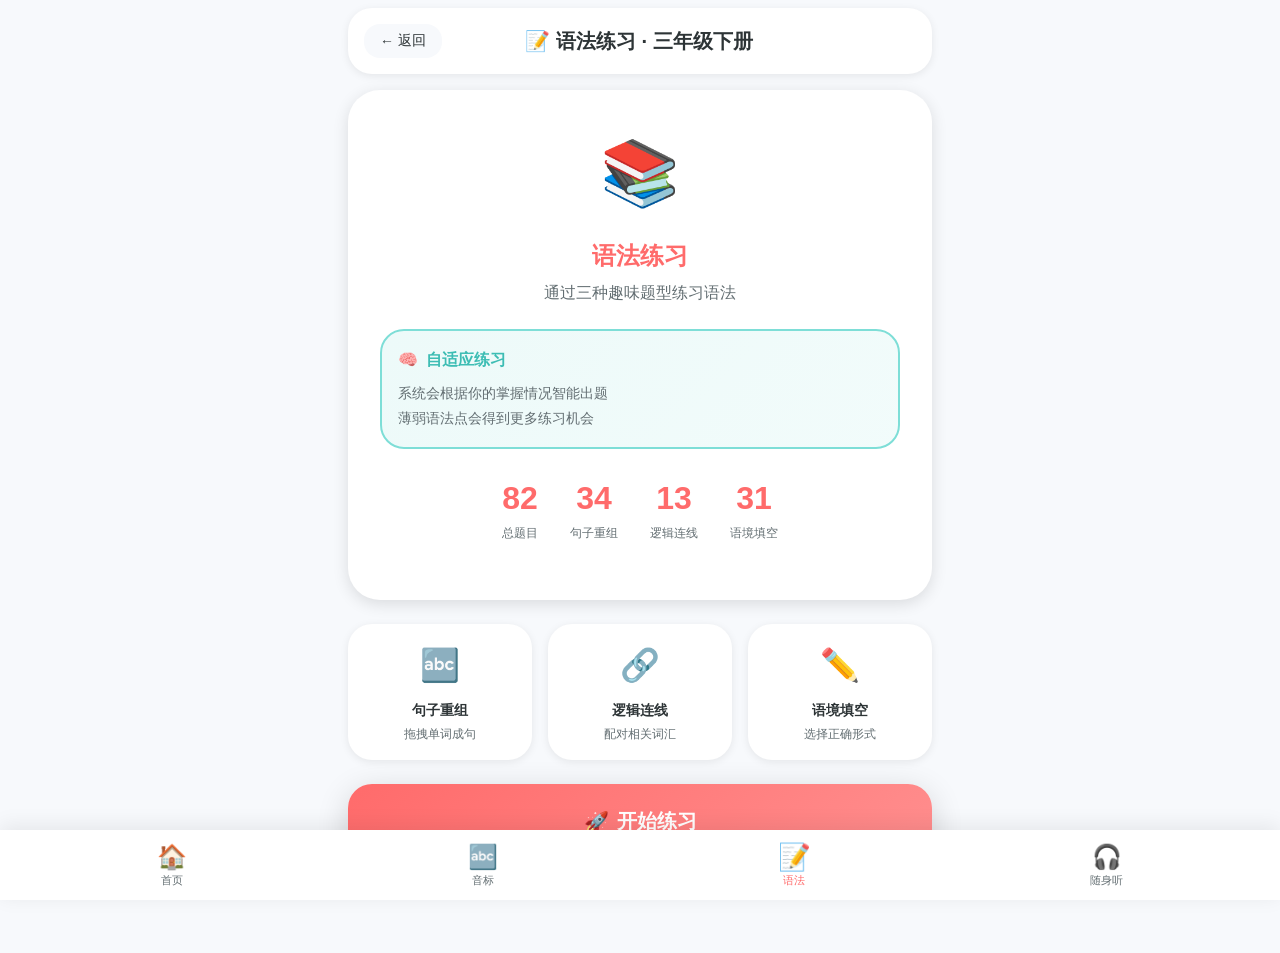
<file: grammar.html>
<!DOCTYPE html>
<html lang="zh-CN">
<head>
    <meta charset="UTF-8">
    <meta name="viewport" content="width=device-width, initial-scale=1.0, maximum-scale=1.0, user-scalable=no">
    <meta name="description" content="舒窈小课堂 - 语法练习">
    <meta name="theme-color" content="#FF6B6B">
    <title>语法练习 - 舒窈小课堂</title>
    <link rel="icon" type="image/svg+xml" href="data:image/svg+xml,<svg xmlns='http://www.w3.org/2000/svg' viewBox='0 0 100 100'><text y='.9em' font-size='90'>📝</text></svg>">
    <!-- PWA Manifest -->
    <link rel="manifest" href="manifest.json">
    <!-- iOS 图标 -->
    <link rel="apple-touch-icon" href="icons/icon-192.png">
    
    <style>
    /* ==================== 变量定义 ==================== */
    :root {
        --primary: #FF6B6B;
        --primary-light: #FF8E8E;
        --primary-dark: #E85555;
        --secondary: #4ECDC4;
        --secondary-light: #7EDED7;
        --secondary-dark: #3DBDB4;
        --accent: #FFE66D;
        --accent-dark: #FFD93D;
        --bg-primary: #F7F9FC;
        --bg-secondary: #FFFFFF;
        --bg-card: #FFFFFF;
        --text-primary: #2D3436;
        --text-secondary: #636E72;
        --text-light: #B2BEC3;
        --text-white: #FFFFFF;
        --success: #00B894;
        --warning: #FDCB6E;
        --danger: #E17055;
        --info: #74B9FF;
        --shadow-sm: 0 2px 8px rgba(0, 0, 0, 0.08);
        --shadow-md: 0 4px 16px rgba(0, 0, 0, 0.12);
        --shadow-lg: 0 8px 32px rgba(0, 0, 0, 0.16);
        --radius-sm: 8px;
        --radius-md: 16px;
        --radius-lg: 24px;
        --radius-xl: 32px;
        --font-xs: 12px;
        --font-sm: 14px;
        --font-md: 16px;
        --font-lg: 20px;
        --font-xl: 24px;
        --font-xxl: 32px;
        --font-giant: 48px;
        --space-xs: 4px;
        --space-sm: 8px;
        --space-md: 16px;
        --space-lg: 24px;
        --space-xl: 32px;
        --space-xxl: 48px;
        --nav-height: 70px;
    }

    * {
        margin: 0;
        padding: 0;
        box-sizing: border-box;
    }

    html, body {
        font-family: -apple-system, BlinkMacSystemFont, 'Segoe UI', Roboto, 'Helvetica Neue', Arial, sans-serif;
        font-size: var(--font-md);
        line-height: 1.6;
        color: var(--text-primary);
        background-color: var(--bg-primary);
        -webkit-font-smoothing: antialiased;
        -moz-osx-font-smoothing: grayscale;
    }

    body {
        min-height: 100vh;
        padding-bottom: calc(var(--nav-height) + var(--space-md));
    }

    h1, h2, h3, h4, h5, h6 {
        font-weight: 600;
        line-height: 1.3;
    }

    /* ==================== 页面容器 ==================== */
    .page {
        display: none;
        padding: var(--space-sm);
        animation: fadeIn 0.3s ease;
    }

    .page.active {
        display: block;
    }

    @keyframes fadeIn {
        from { opacity: 0; transform: translateY(10px); }
        to { opacity: 1; transform: translateY(0); }
    }

    /* ==================== 头部导航 ==================== */
    .header {
        display: flex;
        align-items: center;
        justify-content: space-between;
        padding: var(--space-md);
        background: var(--bg-card);
        border-radius: var(--radius-lg);
        margin-bottom: var(--space-md);
        box-shadow: var(--shadow-sm);
    }

    .back-btn {
        background: var(--bg-primary);
        border: none;
        padding: var(--space-sm) var(--space-md);
        border-radius: var(--radius-md);
        font-size: var(--font-sm);
        color: var(--text-primary);
        cursor: pointer;
        display: flex;
        align-items: center;
        gap: var(--space-xs);
        transition: all 0.2s;
    }

    .back-btn:hover {
        background: var(--primary-light);
        color: white;
    }

    .header-title {
        font-size: var(--font-lg);
        font-weight: 600;
        color: var(--text-primary);
    }

    .header-spacer {
        width: 80px;
    }

    /* ==================== 年级选择器 ==================== */
    .grade-selector {
        margin-bottom: var(--space-md);
    }

    .grade-select-label {
        font-size: var(--font-sm);
        color: var(--text-secondary);
        margin-bottom: var(--space-sm);
        display: block;
    }

    .grade-select {
        width: 100%;
        padding: var(--space-md);
        font-size: var(--font-md);
        border: 2px solid var(--bg-primary);
        border-radius: var(--radius-lg);
        background: var(--bg-card);
        color: var(--text-primary);
        cursor: pointer;
        appearance: none;
        background-image: url("data:image/svg+xml,%3Csvg xmlns='http://www.w3.org/2000/svg' width='24' height='24' viewBox='0 0 24 24' fill='none' stroke='%23636E72' stroke-width='2'%3E%3Cpath d='M6 9l6 6 6-6'/%3E%3C/svg%3E");
        background-repeat: no-repeat;
        background-position: right 12px center;
        padding-right: 40px;
        transition: all 0.2s;
    }

    .grade-select:focus {
        outline: none;
        border-color: var(--primary);
    }

    /* ==================== 题库概览卡片 ==================== */
    .grammar-overview {
        background: var(--bg-card);
        border-radius: var(--radius-xl);
        padding: var(--space-xl);
        box-shadow: var(--shadow-md);
        margin-bottom: var(--space-lg);
        text-align: center;
    }

    .overview-icon {
        font-size: 64px;
        margin-bottom: var(--space-md);
    }

    .overview-title {
        font-size: var(--font-xl);
        color: var(--primary);
        margin-bottom: var(--space-sm);
    }

    .overview-desc {
        color: var(--text-secondary);
        margin-bottom: var(--space-lg);
    }

    /* 自适应练习说明 */
    .adaptive-intro {
        background: linear-gradient(135deg, rgba(78, 205, 196, 0.1) 0%, rgba(126, 222, 215, 0.1) 100%);
        border: 2px solid var(--secondary-light);
        border-radius: var(--radius-lg);
        padding: var(--space-md);
        margin-bottom: var(--space-lg);
        text-align: left;
    }

    .adaptive-intro-title {
        font-size: var(--font-md);
        font-weight: 600;
        color: var(--secondary-dark);
        margin-bottom: var(--space-sm);
        display: flex;
        align-items: center;
        gap: var(--space-sm);
    }

    .adaptive-intro-desc {
        font-size: var(--font-sm);
        color: var(--text-secondary);
        line-height: 1.8;
    }

    .overview-stats {
        display: flex;
        justify-content: center;
        gap: var(--space-xl);
        margin-bottom: var(--space-lg);
    }

    .stat-item {
        display: flex;
        flex-direction: column;
        align-items: center;
    }

    .stat-num {
        font-size: var(--font-xxl);
        font-weight: 700;
        color: var(--primary);
    }

    .stat-label {
        font-size: var(--font-xs);
        color: var(--text-secondary);
    }

    /* ==================== 题型说明卡片 ==================== */
    .type-cards {
        display: grid;
        grid-template-columns: repeat(3, 1fr);
        gap: var(--space-md);
        margin-bottom: var(--space-lg);
    }

    .type-card {
        background: var(--bg-card);
        border-radius: var(--radius-lg);
        padding: var(--space-md);
        text-align: center;
        box-shadow: var(--shadow-sm);
        transition: all 0.2s;
    }

    .type-card:hover {
        transform: translateY(-2px);
        box-shadow: var(--shadow-md);
    }

    .type-icon {
        font-size: 32px;
        margin-bottom: var(--space-sm);
    }

    .type-name {
        font-size: var(--font-sm);
        font-weight: 600;
        color: var(--text-primary);
        margin-bottom: var(--space-xs);
    }

    .type-count {
        font-size: var(--font-xs);
        color: var(--text-secondary);
    }

    /* ==================== 开始按钮 ==================== */
    .start-btn {
        width: 100%;
        padding: var(--space-lg);
        background: linear-gradient(135deg, var(--primary) 0%, var(--primary-light) 100%);
        color: white;
        border: none;
        border-radius: var(--radius-lg);
        font-size: var(--font-lg);
        font-weight: 600;
        cursor: pointer;
        box-shadow: var(--shadow-lg);
        transition: all 0.2s;
        display: flex;
        align-items: center;
        justify-content: center;
        gap: var(--space-sm);
    }

    .start-btn:active {
        transform: scale(0.98);
    }

    .start-btn:hover {
        box-shadow: 0 8px 40px rgba(255, 107, 107, 0.4);
    }

    /* ==================== 进度条 ==================== */
    .progress-container {
        background: var(--bg-card);
        border-radius: var(--radius-lg);
        padding: var(--space-md);
        margin-bottom: var(--space-md);
        box-shadow: var(--shadow-sm);
    }

    .progress-info {
        display: flex;
        justify-content: space-between;
        align-items: center;
        margin-bottom: var(--space-sm);
    }

    .progress-label {
        font-size: var(--font-sm);
        color: var(--text-secondary);
    }

    .progress-num {
        font-size: var(--font-sm);
        font-weight: 600;
        color: var(--primary);
    }

    .progress-bar {
        height: 10px;
        background: #E8E8E8;
        border-radius: 5px;
        overflow: hidden;
    }

    .progress-fill {
        height: 100%;
        background: linear-gradient(90deg, var(--secondary) 0%, var(--secondary-light) 100%);
        border-radius: 5px;
        transition: width 0.3s ease;
    }

    /* ==================== 自适应进度面板 ==================== */
    .adaptive-progress {
        background: var(--bg-card);
        border-radius: var(--radius-lg);
        padding: var(--space-md);
        margin-bottom: var(--space-md);
        box-shadow: var(--shadow-sm);
    }

    .adaptive-progress-header {
        display: flex;
        justify-content: space-between;
        align-items: center;
        margin-bottom: var(--space-md);
    }

    .adaptive-progress-title {
        font-size: var(--font-sm);
        font-weight: 600;
        color: var(--text-primary);
    }

    .adaptive-stats {
        display: flex;
        gap: var(--space-lg);
        margin-bottom: var(--space-md);
    }

    .adaptive-stat {
        flex: 1;
        background: var(--bg-primary);
        border-radius: var(--radius-md);
        padding: var(--space-sm);
        text-align: center;
    }

    .adaptive-stat-num {
        font-size: var(--font-lg);
        font-weight: 700;
        color: var(--primary);
    }

    .adaptive-stat-label {
        font-size: var(--font-xs);
        color: var(--text-secondary);
    }

    .mastered-points {
        margin-top: var(--space-md);
    }

    .mastered-points-title {
        font-size: var(--font-xs);
        color: var(--success);
        margin-bottom: var(--space-xs);
        display: flex;
        align-items: center;
        gap: var(--space-xs);
    }

    .mastered-points-list {
        display: flex;
        flex-wrap: wrap;
        gap: var(--space-xs);
    }

    .mastered-tag {
        background: rgba(0, 184, 148, 0.1);
        color: var(--success);
        padding: var(--space-xs) var(--space-sm);
        border-radius: var(--radius-sm);
        font-size: var(--font-xs);
    }

    .weak-points {
        margin-top: var(--space-sm);
    }

    .weak-points-title {
        font-size: var(--font-xs);
        color: var(--warning);
        margin-bottom: var(--space-xs);
        display: flex;
        align-items: center;
        gap: var(--space-xs);
    }

    .weak-point-item {
        background: rgba(253, 203, 110, 0.1);
        color: var(--text-secondary);
        padding: var(--space-xs) var(--space-sm);
        border-radius: var(--radius-sm);
        font-size: var(--font-xs);
        margin-bottom: var(--space-xs);
        display: block;
    }

    .weak-point-rate {
        color: var(--warning);
        font-weight: 600;
    }

    /* ==================== 题目卡片 ==================== */
    .question-card {
        background: var(--bg-card);
        border-radius: var(--radius-xl);
        padding: var(--space-lg);
        box-shadow: var(--shadow-md);
        margin-bottom: var(--space-lg);
    }

    .question-header {
        display: flex;
        justify-content: space-between;
        align-items: center;
        margin-bottom: var(--space-md);
    }

    .question-type-badge {
        padding: var(--space-xs) var(--space-md);
        border-radius: var(--radius-md);
        font-size: var(--font-xs);
        font-weight: 600;
        color: white;
    }

    .question-type-badge.type-a {
        background: var(--primary);
    }

    .question-type-badge.type-b {
        background: var(--secondary);
    }

    .question-type-badge.type-c {
        background: var(--info);
    }

    .question-difficulty {
        font-size: var(--font-xs);
        color: var(--text-light);
    }

    /* 语法点标签 */
    .grammar-point-tag {
        display: inline-flex;
        align-items: center;
        gap: var(--space-xs);
        background: linear-gradient(135deg, rgba(78, 205, 196, 0.15) 0%, rgba(126, 222, 215, 0.15) 100%);
        color: var(--secondary-dark);
        padding: var(--space-xs) var(--space-sm);
        border-radius: var(--radius-md);
        font-size: var(--font-xs);
        font-weight: 500;
        margin-bottom: var(--space-md);
    }

    /* 薄弱点提示 */
    .weak-hint {
        background: linear-gradient(135deg, rgba(253, 203, 110, 0.15) 0%, rgba(253, 203, 110, 0.1) 100%);
        border: 1px solid rgba(253, 203, 110, 0.3);
        border-radius: var(--radius-md);
        padding: var(--space-sm) var(--space-md);
        margin-bottom: var(--space-md);
        font-size: var(--font-sm);
        color: var(--text-secondary);
        display: flex;
        align-items: center;
        gap: var(--space-sm);
    }

    .weak-hint-icon {
        font-size: var(--font-lg);
    }

    .weak-hint-text {
        flex: 1;
    }

    .question-title {
        font-size: var(--font-lg);
        color: var(--text-primary);
        margin-bottom: var(--space-md);
        text-align: center;
    }

    /* ==================== 题型A：句子重组 ==================== */
    .word-bank {
        display: flex;
        flex-wrap: wrap;
        gap: var(--space-sm);
        justify-content: center;
        padding: var(--space-lg);
        background: var(--bg-primary);
        border-radius: var(--radius-lg);
        margin-bottom: var(--space-md);
        min-height: 60px;
    }

    .word-bank .word-block {
        padding: var(--space-sm) var(--space-md);
        background: var(--bg-card);
        border: 2px solid var(--primary-light);
        border-radius: var(--radius-md);
        font-size: var(--font-md);
        font-weight: 500;
        color: var(--primary);
        cursor: pointer;
        transition: all 0.2s;
        user-select: none;
    }

    .word-bank .word-block:hover {
        background: var(--primary);
        color: white;
        transform: scale(1.05);
    }

    .word-bank .word-block:active {
        transform: scale(0.95);
    }

    .answer-area {
        display: flex;
        flex-wrap: wrap;
        gap: var(--space-sm);
        justify-content: center;
        padding: var(--space-lg);
        background: linear-gradient(135deg, rgba(78, 205, 196, 0.1) 0%, rgba(126, 222, 215, 0.1) 100%);
        border: 3px dashed var(--secondary);
        border-radius: var(--radius-lg);
        min-height: 60px;
        margin-bottom: var(--space-md);
    }

    .answer-area .word-block {
        padding: var(--space-sm) var(--space-md);
        background: var(--secondary);
        border: none;
        border-radius: var(--radius-md);
        font-size: var(--font-md);
        font-weight: 500;
        color: white;
        cursor: pointer;
        transition: all 0.2s;
        animation: popIn 0.2s ease;
    }

    @keyframes popIn {
        0% { transform: scale(0); opacity: 0; }
        50% { transform: scale(1.1); }
        100% { transform: scale(1); opacity: 1; }
    }

    .answer-area .word-block:hover {
        background: var(--secondary-dark);
    }

    .sentence重组-hint {
        text-align: center;
        font-size: var(--font-sm);
        color: var(--text-secondary);
        margin-bottom: var(--space-md);
    }

    /* ==================== 题型B：逻辑连线 ==================== */
    .matching-container {
        display: flex;
        gap: var(--space-lg);
        justify-content: center;
        flex-wrap: wrap;
    }

    .matching-column {
        flex: 1;
        min-width: 140px;
        max-width: 180px;
    }

    .matching-item {
        padding: var(--space-md);
        background: var(--bg-primary);
        border: 2px solid transparent;
        border-radius: var(--radius-lg);
        font-size: var(--font-sm);
        text-align: center;
        margin-bottom: var(--space-sm);
        cursor: pointer;
        transition: all 0.2s;
        min-height: 50px;
        display: flex;
        align-items: center;
        justify-content: center;
    }

    .matching-item:hover {
        border-color: var(--primary-light);
        background: rgba(255, 107, 107, 0.05);
    }

    .matching-item.selected {
        border-color: var(--primary);
        background: rgba(255, 107, 107, 0.1);
        color: var(--primary);
        font-weight: 600;
    }

    .matching-item.matched {
        border-color: var(--success);
        background: rgba(0, 184, 148, 0.1);
        color: var(--success);
        font-weight: 600;
    }

    .matching-item.wrong {
        border-color: var(--danger);
        background: rgba(225, 112, 85, 0.1);
        color: var(--danger);
        animation: shake 0.3s ease;
    }

    @keyframes shake {
        0%, 100% { transform: translateX(0); }
        25% { transform: translateX(-5px); }
        75% { transform: translateX(5px); }
    }

    .matching-connector {
        position: absolute;
        left: 50%;
        transform: translateX(-50%);
    }

    .matching-status {
        text-align: center;
        font-size: var(--font-sm);
        color: var(--text-secondary);
        margin-top: var(--space-md);
    }

    /* ==================== 题型C：语境填空 ==================== */
    .fill-blank-sentence {
        font-size: var(--font-xl);
        text-align: center;
        padding: var(--space-xl);
        background: var(--bg-primary);
        border-radius: var(--radius-lg);
        margin-bottom: var(--space-lg);
        line-height: 2;
    }

    .fill-blank-sentence .blank {
        display: inline-block;
        min-width: 80px;
        padding: var(--space-xs) var(--space-md);
        background: var(--primary);
        color: white;
        border-radius: var(--radius-md);
        font-weight: 600;
        margin: 0 var(--space-xs);
    }

    .fill-blank-sentence .blank.correct {
        background: var(--success);
    }

    .fill-blank-sentence .blank.wrong {
        background: var(--danger);
    }

    .choices-container {
        display: grid;
        grid-template-columns: 1fr 1fr;
        gap: var(--space-md);
    }

    .choice-btn {
        padding: var(--space-lg);
        background: var(--bg-card);
        border: 3px solid var(--bg-primary);
        border-radius: var(--radius-lg);
        font-size: var(--font-md);
        font-weight: 600;
        cursor: pointer;
        transition: all 0.2s;
        text-align: center;
    }

    .choice-btn:hover {
        border-color: var(--primary-light);
        transform: translateY(-2px);
    }

    .choice-btn:active {
        transform: scale(0.96);
    }

    .choice-btn.selected {
        border-color: var(--primary);
        background: rgba(255, 107, 107, 0.1);
    }

    .choice-btn.correct {
        border-color: var(--success);
        background: rgba(0, 184, 148, 0.1);
        color: var(--success);
    }

    .choice-btn.wrong {
        border-color: var(--danger);
        background: rgba(225, 112, 85, 0.1);
        color: var(--danger);
    }

    .choice-btn:disabled {
        cursor: not-allowed;
        opacity: 0.7;
    }

    /* ==================== 题型E: be动词辨析 ==================== */
    .type-e-container {
        padding: var(--space-md) 0;
    }

    .type-e-progress {
        display: flex;
        justify-content: space-between;
        align-items: center;
        margin-bottom: var(--space-md);
        padding: var(--space-sm) var(--space-md);
        background: var(--bg-primary);
        border-radius: var(--radius-md);
    }

    .type-e-progress .progress-text {
        font-size: var(--font-sm);
        color: var(--text-secondary);
    }

    .type-e-progress .grammar-point-tag {
        font-size: var(--font-xs);
        background: var(--secondary);
        color: white;
        padding: var(--space-xs) var(--space-sm);
        border-radius: var(--radius-sm);
    }

    .type-e-question {
        font-size: var(--font-lg);
        text-align: center;
        margin: var(--space-lg) 0;
        color: var(--text-primary);
    }

    .type-e-choices {
        display: grid;
        grid-template-columns: repeat(3, 1fr);
        gap: var(--space-sm);
    }

    .context-hint {
        background: linear-gradient(135deg, rgba(116, 185, 255, 0.1) 0%, rgba(162, 210, 255, 0.1) 100%);
        border-left: 4px solid var(--info);
        border-radius: var(--radius-md);
        padding: var(--space-sm) var(--space-md);
        margin: var(--space-md) 0;
        font-size: var(--font-sm);
        color: var(--info);
    }

    /* ==================== 题型F: How提问 ==================== */
    .type-f-container {
        padding: var(--space-md) 0;
    }

    .type-f-progress {
        display: flex;
        justify-content: space-between;
        align-items: center;
        margin-bottom: var(--space-md);
        padding: var(--space-sm) var(--space-md);
        background: var(--bg-primary);
        border-radius: var(--radius-md);
    }

    .type-f-progress .progress-text {
        font-size: var(--font-sm);
        color: var(--text-secondary);
    }

    .type-f-progress .grammar-point-tag {
        font-size: var(--font-xs);
        background: var(--primary);
        color: white;
        padding: var(--space-xs) var(--space-sm);
        border-radius: var(--radius-sm);
    }

    .sentence-display {
        background: var(--bg-primary);
        border-radius: var(--radius-lg);
        padding: var(--space-lg);
        text-align: center;
        font-size: var(--font-lg);
        margin-bottom: var(--space-lg);
        color: var(--text-primary);
    }

    .type-f-hint {
        text-align: center;
        color: var(--text-secondary);
        font-size: var(--font-sm);
        margin-bottom: var(--space-md);
    }

    .fill-blank-question {
        font-size: var(--font-lg);
        text-align: center;
        margin-bottom: var(--space-md);
        color: var(--text-primary);
    }

    /* ==================== 提示框 ==================== */
    .hint-box {
        background: linear-gradient(135deg, #FFF9E6 0%, #FFF3CC 100%);
        border-left: 4px solid var(--accent-dark);
        border-radius: var(--radius-md);
        padding: var(--space-md);
        margin-top: var(--space-lg);
    }

    .hint-title {
        display: flex;
        align-items: center;
        gap: var(--space-sm);
        font-size: var(--font-sm);
        font-weight: 600;
        color: var(--accent-dark);
        margin-bottom: var(--space-xs);
    }

    .hint-content {
        font-size: var(--font-sm);
        color: var(--text-secondary);
        line-height: 1.6;
    }

    .show-hint-btn {
        display: block;
        width: 100%;
        padding: var(--space-md);
        background: transparent;
        border: 2px dashed var(--accent-dark);
        border-radius: var(--radius-md);
        font-size: var(--font-sm);
        color: var(--accent-dark);
        cursor: pointer;
        transition: all 0.2s;
        margin-top: var(--space-md);
    }

    .show-hint-btn:hover {
        background: rgba(255, 217, 61, 0.1);
    }

    /* ==================== 按钮组 ==================== */
    .btn-group {
        display: flex;
        gap: var(--space-md);
        margin-top: var(--space-lg);
    }

    .btn {
        flex: 1;
        padding: var(--space-md) var(--space-lg);
        border: none;
        border-radius: var(--radius-lg);
        font-size: var(--font-md);
        font-weight: 600;
        cursor: pointer;
        transition: all 0.2s;
        display: flex;
        align-items: center;
        justify-content: center;
        gap: var(--space-sm);
    }

    .btn:active {
        transform: scale(0.96);
    }

    .btn-primary {
        background: linear-gradient(135deg, var(--primary) 0%, var(--primary-light) 100%);
        color: white;
        box-shadow: var(--shadow-md);
    }

    .btn-secondary {
        background: var(--bg-primary);
        color: var(--text-primary);
    }

    .btn-success {
        background: linear-gradient(135deg, var(--success) 0%, #00D9A5 100%);
        color: white;
        box-shadow: var(--shadow-md);
    }

    .btn-warning {
        background: linear-gradient(135deg, var(--warning) 0%, #FFDA6B 100%);
        color: var(--text-primary);
        box-shadow: var(--shadow-md);
    }

    .btn:disabled {
        opacity: 0.5;
        cursor: not-allowed;
    }

    /* ==================== 反馈动画 ==================== */
    .feedback-overlay {
        position: fixed;
        top: 0;
        left: 0;
        right: 0;
        bottom: 0;
        display: flex;
        align-items: center;
        justify-content: center;
        z-index: 1000;
        pointer-events: none;
    }

    .feedback-icon {
        font-size: 120px;
        animation: feedbackPop 0.5s ease;
    }

    @keyframes feedbackPop {
        0% { transform: scale(0) rotate(-180deg); opacity: 0; }
        50% { transform: scale(1.2) rotate(10deg); opacity: 1; }
        70% { transform: scale(0.9) rotate(-5deg); }
        100% { transform: scale(1) rotate(0); opacity: 1; }
    }

    .feedback-correct {
        color: var(--success);
    }

    .feedback-wrong {
        color: var(--danger);
    }

    /* ==================== 完成页面 ==================== */
    .complete-page {
        text-align: center;
        padding: var(--space-xl);
        min-height: 80vh;
        display: flex;
        flex-direction: column;
        justify-content: center;
    }

    .complete-icon {
        font-size: 100px;
        margin-bottom: var(--space-lg);
        animation: bounce 1s infinite;
    }

    @keyframes bounce {
        0%, 100% { transform: translateY(0); }
        50% { transform: translateY(-20px); }
    }

    .complete-title {
        font-size: var(--font-xxl);
        color: var(--primary);
        margin-bottom: var(--space-md);
    }

    .complete-message {
        font-size: var(--font-lg);
        color: var(--text-secondary);
        margin-bottom: var(--space-xl);
    }

    .complete-stats {
        display: flex;
        justify-content: center;
        gap: var(--space-xl);
        margin-bottom: var(--space-xl);
    }

    .complete-stat {
        background: var(--bg-card);
        padding: var(--space-lg);
        border-radius: var(--radius-xl);
        box-shadow: var(--shadow-md);
        min-width: 100px;
    }

    .complete-stat .stat-icon {
        font-size: 32px;
        margin-bottom: var(--space-sm);
    }

    .complete-stat .stat-num {
        font-size: var(--font-xxl);
        font-weight: 700;
        color: var(--primary);
    }

    .complete-stat .stat-label {
        font-size: var(--font-sm);
        color: var(--text-secondary);
    }

    .complete-stat.correct .stat-num {
        color: var(--success);
    }

    .complete-stat.wrong .stat-num {
        color: var(--danger);
    }

    /* ==================== 语法点掌握情况 ==================== */
    .grammar-progress-section {
        background: var(--bg-card);
        border-radius: var(--radius-xl);
        padding: var(--space-lg);
        box-shadow: var(--shadow-md);
        margin-bottom: var(--space-xl);
        text-align: left;
    }

    .grammar-progress-title {
        font-size: var(--font-lg);
        font-weight: 600;
        color: var(--text-primary);
        margin-bottom: var(--space-lg);
        text-align: center;
    }

    .grammar-point-progress {
        margin-bottom: var(--space-md);
    }

    .grammar-point-header {
        display: flex;
        justify-content: space-between;
        align-items: center;
        margin-bottom: var(--space-xs);
    }

    .grammar-point-name {
        font-size: var(--font-sm);
        font-weight: 500;
        color: var(--text-primary);
    }

    .grammar-point-stats {
        font-size: var(--font-xs);
        color: var(--text-secondary);
    }

    .grammar-point-bar {
        height: 8px;
        background: var(--bg-primary);
        border-radius: 4px;
        overflow: hidden;
    }

    .grammar-point-fill {
        height: 100%;
        border-radius: 4px;
        transition: width 0.3s ease;
    }

    .grammar-point-fill.mastered {
        background: linear-gradient(90deg, var(--success) 0%, #00D9A5 100%);
    }

    .grammar-point-fill.learning {
        background: linear-gradient(90deg, var(--warning) 0%, #FFDA6B 100%);
    }

    /* 学习建议 */
    .learning-suggestion {
        background: linear-gradient(135deg, rgba(116, 185, 255, 0.1) 0%, rgba(116, 185, 255, 0.05) 100%);
        border: 1px solid rgba(116, 185, 255, 0.3);
        border-radius: var(--radius-lg);
        padding: var(--space-lg);
        margin-top: var(--space-lg);
        text-align: left;
    }

    .learning-suggestion-title {
        font-size: var(--font-md);
        font-weight: 600;
        color: var(--info);
        margin-bottom: var(--space-sm);
        display: flex;
        align-items: center;
        gap: var(--space-sm);
    }

    .learning-suggestion-content {
        font-size: var(--font-sm);
        color: var(--text-secondary);
        line-height: 1.8;
    }

    /* ==================== 响应式布局 ==================== */
    @media (max-width: 480px) {
        .type-cards {
            grid-template-columns: 1fr;
        }
        
        .choices-container {
            grid-template-columns: 1fr;
        }
        
        .complete-stats {
            flex-direction: column;
            gap: var(--space-md);
        }
        
        .overview-stats {
            flex-direction: column;
            gap: var(--space-md);
        }

        .adaptive-stats {
            flex-direction: column;
            gap: var(--space-sm);
        }
    }

    @media (min-width: 768px) {
        .page {
            max-width: 600px;
            margin: 0 auto;
        }
        
        .matching-container {
            gap: var(--space-xl);
        }
    }

    /* ==================== 震动效果 ==================== */
    @keyframes vibrate {
        0%, 100% { transform: translateX(0); }
        10%, 30%, 50%, 70%, 90% { transform: translateX(-4px); }
        20%, 40%, 60%, 80% { transform: translateX(4px); }
    }

    .vibrate {
        animation: vibrate 0.5s ease;
    }

    /* ==================== 底部导航 ==================== */
    .bottom-nav {
        position: fixed;
        bottom: 0;
        left: 0;
        right: 0;
        height: var(--nav-height);
        background: var(--bg-secondary);
        box-shadow: 0 -4px 20px rgba(0, 0, 0, 0.08);
        display: flex;
        justify-content: space-around;
        align-items: center;
        z-index: 100;
        padding: 0 var(--space-md);
    }

    .nav-item {
        display: flex;
        flex-direction: column;
        align-items: center;
        justify-content: center;
        padding: var(--space-sm) var(--space-md);
        color: var(--text-secondary);
        text-decoration: none;
        border-radius: var(--radius-md);
        transition: all 0.2s ease;
        cursor: pointer;
        background: none;
        border: none;
        font-size: var(--font-xs);
        min-width: 60px;
    }

    .nav-item .nav-icon {
        font-size: 24px;
        margin-bottom: 2px;
    }

    .nav-item span:last-child {
        font-size: 11px;
    }

    .nav-item.active {
        color: var(--primary);
    }

    .nav-item.active .nav-icon {
        transform: scale(1.1);
    }
    </style>
</head>
<body>
    <!-- ==================== 首页 ==================== -->
    <div id="homePage" class="page active">
        <div class="header">
            <button class="back-btn" onclick="goBack()">
                <span>←</span> 返回
            </button>
            <span class="header-title">📝 语法练习</span>
            <div class="header-spacer"></div>
        </div>

        <div class="grade-selector">
            <label class="grade-select-label">选择年级</label>
            <select id="gradeSelect" class="grade-select" onchange="onGradeChange()">
                <option value="grade3_2">三年级下册</option>
                <option value="grade4_1">四年级上册</option>
                <option value="grade4_2">四年级下册</option>
                <option value="grade5_1">五年级上册</option>
                <option value="grade5_2">五年级下册</option>
            </select>
        </div>

        <div class="grammar-overview">
            <div class="overview-icon">📚</div>
            <h2 class="overview-title">语法练习</h2>
            <p class="overview-desc">通过三种趣味题型练习语法</p>
            
            <!-- 自适应练习说明 -->
            <div class="adaptive-intro">
                <div class="adaptive-intro-title">
                    <span>🧠</span> 自适应练习
                </div>
                <div class="adaptive-intro-desc">
                    系统会根据你的掌握情况智能出题<br>
                    薄弱语法点会得到更多练习机会
                </div>
            </div>
            
            <div class="overview-stats">
                <div class="stat-item">
                    <span class="stat-num" id="totalQuestions">0</span>
                    <span class="stat-label">总题目</span>
                </div>
                <div class="stat-item">
                    <span class="stat-num" id="typeACount">0</span>
                    <span class="stat-label">句子重组</span>
                </div>
                <div class="stat-item">
                    <span class="stat-num" id="typeBCount">0</span>
                    <span class="stat-label">逻辑连线</span>
                </div>
                <div class="stat-item">
                    <span class="stat-num" id="typeCCount">0</span>
                    <span class="stat-label">语境填空</span>
                </div>
            </div>
        </div>

        <div class="type-cards">
            <div class="type-card">
                <div class="type-icon">🔤</div>
                <div class="type-name">句子重组</div>
                <div class="type-count">拖拽单词成句</div>
            </div>
            <div class="type-card">
                <div class="type-icon">🔗</div>
                <div class="type-name">逻辑连线</div>
                <div class="type-count">配对相关词汇</div>
            </div>
            <div class="type-card">
                <div class="type-icon">✏️</div>
                <div class="type-name">语境填空</div>
                <div class="type-count">选择正确形式</div>
            </div>
        </div>

        <button class="start-btn" onclick="startPractice()">
            <span>🚀</span> 开始练习
        </button>
    </div>

    <!-- ==================== 练习页面 ==================== -->
    <div id="practicePage" class="page">
        <div class="header">
            <button class="back-btn" onclick="showHome()">
                <span>←</span> 返回
            </button>
            <span class="header-title">语法练习</span>
            <div class="header-spacer"></div>
        </div>

        <!-- 自适应进度面板 -->
        <div class="adaptive-progress">
            <div class="adaptive-progress-header">
                <span class="adaptive-progress-title">📊 学习进度</span>
            </div>
            <div class="adaptive-stats">
                <div class="adaptive-stat">
                    <div class="adaptive-stat-num" id="answeredCount">0</div>
                    <div class="adaptive-stat-label">已答题</div>
                </div>
                <div class="adaptive-stat">
                    <div class="adaptive-stat-num" id="accuracyDisplay">--%</div>
                    <div class="adaptive-stat-label">正确率</div>
                </div>
                <div class="adaptive-stat">
                    <div class="adaptive-stat-num" id="masteredCount">0</div>
                    <div class="adaptive-stat-label">已掌握</div>
                </div>
            </div>

            <!-- 已掌握的语法点 -->
            <div class="mastered-points" id="masteredPointsContainer" style="display: none;">
                <div class="mastered-points-title">✅ 已掌握</div>
                <div class="mastered-points-list" id="masteredPointsList"></div>
            </div>

            <!-- 薄弱语法点 -->
            <div class="weak-points" id="weakPointsContainer" style="display: none;">
                <div class="weak-points-title">🔄 继续加油</div>
                <div id="weakPointsList"></div>
            </div>
        </div>

        <div class="progress-container">
            <div class="progress-info">
                <span class="progress-label">答题进度</span>
                <span class="progress-num" id="progressText">1 / 8</span>
            </div>
            <div class="progress-bar">
                <div class="progress-fill" id="progressFill" style="width: 12.5%"></div>
            </div>
        </div>

        <div class="question-card">
            <div class="question-header">
                <span class="question-type-badge" id="questionTypeBadge">A</span>
                <span class="question-difficulty" id="questionDifficulty">★☆☆</span>
            </div>

            <!-- 语法点标签 -->
            <div class="grammar-point-tag" id="grammarPointTag">
                <span>📌</span>
                <span id="grammarPointText">be动词搭配</span>
            </div>
            
            <!-- 薄弱点提示 -->
            <div class="weak-hint" id="weakHint" style="display: none;">
                <span class="weak-hint-icon">💪</span>
                <span class="weak-hint-text" id="weakHintText"></span>
            </div>
            
            <div id="questionContent"></div>
            
            <div class="hint-box" id="hintBox" style="display: none;">
                <div class="hint-title">
                    <span>💡</span> 语法提示
                </div>
                <div class="hint-content" id="hintContent"></div>
            </div>
            
            <button class="show-hint-btn" id="showHintBtn" onclick="toggleHint()">
                👁️ 显示语法提示
            </button>
        </div>

        <div class="btn-group">
            <button class="btn btn-secondary" id="resetBtn" onclick="resetQuestion()">
                🔄 重置
            </button>
            <button class="btn btn-primary" id="checkBtn" onclick="checkAnswer()" disabled>
                ✓ 检查答案
            </button>
            <button class="btn btn-success" id="nextBtn" onclick="nextQuestion()" style="display: none;">
                下一题 →
            </button>
        </div>

        <!-- 提前结束按钮 -->
        <button class="btn btn-warning" id="endEarlyBtn" onclick="endPracticeEarly()" style="margin-top: var(--space-md); width: 100%;">
            我觉得差不多了，结束练习
        </button>
    </div>

    <!-- ==================== 完成页面 ==================== -->
    <div id="completePage" class="page">
        <div class="complete-page">
            <div class="complete-icon" id="completeIcon">🎉</div>
            <h1 class="complete-title" id="completeTitle">太棒了！</h1>
            <p class="complete-message" id="completeMessage">你已完成所有语法练习！</p>
            
            <div class="complete-stats">
                <div class="complete-stat correct">
                    <div class="stat-icon">✅</div>
                    <div class="stat-num" id="correctCount">0</div>
                    <div class="stat-label">答对</div>
                </div>
                <div class="complete-stat wrong">
                    <div class="stat-icon">❌</div>
                    <div class="stat-num" id="wrongCount">0</div>
                    <div class="stat-label">答错</div>
                </div>
                <div class="complete-stat">
                    <div class="stat-icon">📊</div>
                    <div class="stat-num" id="accuracyRate">0%</div>
                    <div class="stat-label">正确率</div>
                </div>
            </div>

            <!-- 语法点掌握情况 -->
            <div class="grammar-progress-section">
                <div class="grammar-progress-title">📈 语法点掌握情况</div>
                <div id="grammarProgressList"></div>
            </div>

            <!-- 学习建议 -->
            <div class="learning-suggestion" id="learningSuggestion">
                <div class="learning-suggestion-title">
                    <span>💡</span> 学习建议
                </div>
                <div class="learning-suggestion-content" id="suggestionContent">
                    继续加油！
                </div>
            </div>

            <button class="start-btn" onclick="showHome()">
                <span>🏠</span> 返回首页
            </button>
        </div>
    </div>

    <!-- ==================== 反馈动画层 ==================== -->
    <div class="feedback-overlay" id="feedbackOverlay" style="display: none;">
        <div class="feedback-icon" id="feedbackIcon"></div>
    </div>

    <!-- ==================== 底部导航 ==================== -->
    <nav class="bottom-nav">
        <button class="nav-item" onclick="goToHome()">
            <span class="nav-icon">🏠</span>
            <span>首页</span>
        </button>
        <button class="nav-item" onclick="goToPhonetic()">
            <span class="nav-icon">🔤</span>
            <span>音标</span>
        </button>
        <button class="nav-item active">
            <span class="nav-icon">📝</span>
            <span>语法</span>
        </button>
        <button class="nav-item" onclick="goToListen()">
            <span class="nav-icon">🎧</span>
            <span>随身听</span>
        </button>
    </nav>

    <script>
    // ==================== 全局状态 ====================
    let currentGrade = 'grade3_2';
    let grammarData = null;
    let currentQuestions = [];
    let currentIndex = 0;
    let correctCount = 0;
    let wrongCount = 0;
    let isAnswered = false;
    let isPracticeEnded = false;  // 标记练习是否提前结束

    // 题型A状态
    let selectedWords = [];
    let availableWords = [];

    // 题型B状态
    let selectedLeft = null;
    let matchedPairs = {};

    // 题型C状态
    let selectedChoice = null;

    // ========== 自适应练习系统状态 ==========
    // 记录各语法点的答题情况
    let grammarPointStats = {};
    // 总答题数
    let totalAnswered = 0;
    // 已掌握的语法点数量
    let masteredCount = 0;
    // 练习过的语法点列表
    let practicedPoints = new Set();

    // 年级名称映射
    const gradeNames = {
        'grade3_2': '三年级下册',
        'grade4_1': '四年级上册',
        'grade4_2': '四年级下册',
        'grade5_1': '五年级上册',
        'grade5_2': '五年级下册'
    };

    // ==================== 初始化 ====================
    async function init() {
        // 从URL参数或localStorage获取年级
        const urlParams = new URLSearchParams(window.location.search);
        const gradeFromUrl = urlParams.get('grade');
        
        if (gradeFromUrl && gradeNames[gradeFromUrl]) {
            currentGrade = gradeFromUrl;
        } else {
            // 从localStorage读取（与主页同步）
            const savedGrade = localStorage.getItem('currentGrade');
            if (savedGrade && gradeNames[savedGrade]) {
                currentGrade = savedGrade;
            }
        }
        
        // 隐藏年级选择器（由主页统一管理）
        document.querySelector('.grade-selector').style.display = 'none';
        
        // 更新标题显示当前年级
        updateGradeDisplay();
        
        await loadGrammarData();
        updateOverview();
    }
    
    function updateGradeDisplay() {
        const headerTitle = document.querySelector('.header-title');
        if (headerTitle) {
            headerTitle.textContent = `📝 语法练习 · ${gradeNames[currentGrade]}`;
        }
    }

    async function loadGrammarData() {
        try {
            const response = await fetch(`data/grammar/${currentGrade}.json`);
            grammarData = await response.json();
            updateOverview();
        } catch (error) {
            console.error('加载语法数据失败:', error);
            // 如果加载失败，显示提示
            document.querySelector('.grammar-overview').innerHTML = `
                <div class="overview-icon">⚠️</div>
                <h2 class="overview-title">暂无数据</h2>
                <p class="overview-desc">当前年级（${gradeNames[currentGrade]}）暂无语法练习题</p>
            `;
        }
    }

    function updateOverview() {
        if (!grammarData) return;
        
        const questions = grammarData.grammar || [];
        document.getElementById('totalQuestions').textContent = questions.length;
        
        const typeA = questions.filter(q => q.type === 'A').length;
        const typeB = questions.filter(q => q.type === 'B').length;
        const typeC = questions.filter(q => q.type === 'C').length;
        
        document.getElementById('typeACount').textContent = typeA;
        document.getElementById('typeBCount').textContent = typeB;
        document.getElementById('typeCCount').textContent = typeC;
    }

    // ==================== 页面切换 ====================
    function showPage(pageId) {
        document.querySelectorAll('.page').forEach(p => p.classList.remove('active'));
        document.getElementById(pageId).classList.add('active');
    }

    function showHome() {
        showPage('homePage');
        updateOverview();
    }

    function goBack() {
        // 返回到主应用
        window.location.href = 'index.html';
    }

    function goToHome() {
        window.location.href = 'index.html';
    }

    function goToPhonetic() {
        window.location.href = 'index.html?page=phonetic';
    }

    function goToListen() {
        window.location.href = 'index.html?page=listen';
    }

    // ==================== 年级选择 ====================
    async function onGradeChange() {
        currentGrade = document.getElementById('gradeSelect').value;
        await loadGrammarData();
    }

    // ==================== 自适应练习系统 ====================

    /**
     * 初始化语法点统计
     */
    function initGrammarPointStats() {
        grammarPointStats = {};
        totalAnswered = 0;
        masteredCount = 0;
        practicedPoints = new Set();
        
        if (!grammarData || !grammarData.grammar) return;
        
        // 为每个有grammarPoint的题目初始化统计
        grammarData.grammar.forEach(q => {
            if (q.grammarPoint) {
                if (!grammarPointStats[q.grammarPoint]) {
                    grammarPointStats[q.grammarPoint] = {
                        attempted: 0,
                        correct: 0,
                        consecutiveCorrect: 0,
                        mastered: false
                    };
                }
            }
        });
    }

    /**
     * 判断某个语法点是否已掌握
     * 掌握条件：
     * 1. 连续答对3题，或
     * 2. 正确率≥80%且至少答了5题
     */
    function isGrammarPointMastered(point) {
        const stats = grammarPointStats[point];
        if (!stats || stats.attempted < 3) return false;
        
        // 条件1：连续答对3题
        if (stats.consecutiveCorrect >= 3) return true;
        
        // 条件2：正确率≥80%且至少答了5题
        if (stats.attempted >= 5 && stats.correct / stats.attempted >= 0.8) return true;
        
        return false;
    }

    /**
     * 更新语法点统计
     */
    function updateGrammarPointStats(point, isCorrect) {
        if (!point) return;
        
        if (!grammarPointStats[point]) {
            grammarPointStats[point] = {
                attempted: 0,
                correct: 0,
                consecutiveCorrect: 0,
                mastered: false
            };
        }
        
        practicedPoints.add(point);
        totalAnswered++;
        
        const stats = grammarPointStats[point];
        stats.attempted++;
        
        if (isCorrect) {
            stats.correct++;
            stats.consecutiveCorrect++;
        } else {
            stats.consecutiveCorrect = 0;  // 答错重置连续正确数
        }
        
        // 检查是否掌握
        const wasMastered = stats.mastered;
        stats.mastered = isGrammarPointMastered(point);
        
        if (stats.mastered && !wasMastered) {
            masteredCount++;
        } else if (!stats.mastered && wasMastered) {
            masteredCount--;
        }
    }

    /**
     * 获取语法点的正确率
     */
    function getGrammarPointAccuracy(point) {
        const stats = grammarPointStats[point];
        if (!stats || stats.attempted === 0) return 0;
        return Math.round((stats.correct / stats.attempted) * 100);
    }

    /**
     * 找出正确率最低的未掌握语法点
     */
    function findWeakestPoint() {
        const unmasteredPoints = Object.keys(grammarPointStats)
            .filter(p => !grammarPointStats[p].mastered && grammarPointStats[p].attempted > 0);
        
        if (unmasteredPoints.length === 0) return null;
        
        unmasteredPoints.sort((a, b) => {
            const rateA = getGrammarPointAccuracy(a);
            const rateB = getGrammarPointAccuracy(b);
            return rateA - rateB;
        });
        
        return unmasteredPoints[0];
    }

    /**
     * 根据语法点查找对应题目
     */
    function findQuestionByGrammarPoint(point) {
        const questions = grammarData.grammar.filter(q => q.grammarPoint === point);
        if (questions.length === 0) return null;
        
        // 随机选择一题，且尽量不重复
        const availableQuestions = questions.filter(q => !currentQuestions.includes(q));
        const pool = availableQuestions.length > 0 ? availableQuestions : questions;
        return pool[Math.floor(Math.random() * pool.length)];
    }

    /**
     * 自适应选择下一题
     */
    function selectNextQuestion() {
        // 1. 找出正确率最低的语法点（如果有练习过的）
        const weakPoint = findWeakestPoint();
        
        // 2. 优先从薄弱点选题
        if (weakPoint) {
            const question = findQuestionByGrammarPoint(weakPoint);
            if (question && !currentQuestions.includes(question)) {
                return question;
            }
        }
        
        // 3. 如果薄弱点没有合适题目，从未练习过的语法点选
        const unPracticedPoints = Object.keys(grammarPointStats)
            .filter(p => grammarPointStats[p].attempted === 0);
        
        if (unPracticedPoints.length > 0) {
            const randomPoint = unPracticedPoints[Math.floor(Math.random() * unPracticedPoints.length)];
            const question = findQuestionByGrammarPoint(randomPoint);
            if (question && !currentQuestions.includes(question)) {
                return question;
            }
        }
        
        // 4. 如果所有语法点都练习过了，随机选一题
        return getRandomQuestion();
    }

    /**
     * 获取随机题目
     */
    function getRandomQuestion() {
        const availableQuestions = grammarData.grammar.filter(q => !currentQuestions.includes(q));
        if (availableQuestions.length === 0) {
            // 所有题目都做过了，从头开始（但排除刚做过的）
            return grammarData.grammar[Math.floor(Math.random() * grammarData.grammar.length)];
        }
        return availableQuestions[Math.floor(Math.random() * availableQuestions.length)];
    }

    /**
     * 检查是否可以结束练习
     * 结束条件：
     * 1. 所有语法点都掌握，或
     * 2. 所有题目都做过
     */
    function canEndPractice() {
        const points = Object.keys(grammarPointStats);
        if (points.length === 0) return false;
        
        // 所有语法点都已掌握
        const allMastered = points.every(p => grammarPointStats[p].mastered);
        if (allMastered) return true;
        
        // 或者所有题目都做过
        const allAnswered = grammarData.grammar.every(q => 
            !q.grammarPoint || grammarPointStats[q.grammarPoint].attempted > 0
        );
        return allAnswered;
    }

    /**
     * 更新自适应进度显示
     */
    function updateAdaptiveProgress() {
        document.getElementById('answeredCount').textContent = totalAnswered;
        
        // 计算总正确率
        if (totalAnswered > 0) {
            const totalCorrect = Object.values(grammarPointStats).reduce((sum, s) => sum + s.correct, 0);
            const accuracy = Math.round((totalCorrect / totalAnswered) * 100);
            document.getElementById('accuracyDisplay').textContent = accuracy + '%';
        }
        
        document.getElementById('masteredCount').textContent = masteredCount;
        
        // 更新已掌握列表
        const masteredContainer = document.getElementById('masteredPointsContainer');
        const masteredList = document.getElementById('masteredPointsList');
        const masteredPoints = Object.keys(grammarPointStats).filter(p => grammarPointStats[p].mastered);
        
        if (masteredPoints.length > 0) {
            masteredContainer.style.display = 'block';
            masteredList.innerHTML = masteredPoints.map(p => 
                `<span class="mastered-tag">${p}</span>`
            ).join('');
        } else {
            masteredContainer.style.display = 'none';
        }
        
        // 更新薄弱点列表
        const weakContainer = document.getElementById('weakPointsContainer');
        const weakList = document.getElementById('weakPointsList');
        const weakPoints = Object.keys(grammarPointStats)
            .filter(p => !grammarPointStats[p].mastered && grammarPointStats[p].attempted > 0)
            .sort((a, b) => getGrammarPointAccuracy(a) - getGrammarPointAccuracy(b))
            .slice(0, 3);  // 只显示最弱的3个
        
        if (weakPoints.length > 0) {
            weakContainer.style.display = 'block';
            weakList.innerHTML = weakPoints.map(p => {
                const rate = getGrammarPointAccuracy(p);
                const stats = grammarPointStats[p];
                const wrongCount = stats.attempted - stats.correct;
                return `<span class="weak-point-item">
                    ${p}（正确率<span class="weak-point-rate">${rate}%</span>，错${wrongCount}次）
                </span>`;
            }).join('');
        } else {
            weakContainer.style.display = 'none';
        }
    }

    // ==================== 开始练习 ====================
    function startPractice() {
        if (!grammarData || grammarData.grammar.length === 0) {
            alert('暂无该年级的语法题目');
            return;
        }

        // 初始化自适应系统
        initGrammarPointStats();
        
        currentQuestions = [];
        currentIndex = 0;
        correctCount = 0;
        wrongCount = 0;
        isAnswered = false;
        isPracticeEnded = false;
        
        // 使用自适应选题获取第一题
        const firstQuestion = selectNextQuestion();
        currentQuestions.push(firstQuestion);
        
        // 显示练习页面
        showPage('practicePage');
        updateAdaptiveProgress();
        showQuestion();
    }

    function shuffleArray(array) {
        for (let i = array.length - 1; i > 0; i--) {
            const j = Math.floor(Math.random() * (i + 1));
            [array[i], array[j]] = [array[j], array[i]];
        }
    }

    // ==================== 显示题目 ====================
    function showQuestion() {
        if (currentIndex >= currentQuestions.length) {
            // 使用自适应选题获取下一题
            const nextQuestion = selectNextQuestion();
            if (!nextQuestion || canEndPractice()) {
                showComplete();
                return;
            }
            currentQuestions.push(nextQuestion);
        }

        isAnswered = false;
        const question = currentQuestions[currentIndex];
        
        // 更新进度
        document.getElementById('progressText').textContent = `${currentIndex + 1} / ${currentQuestions.length}`;
        document.getElementById('progressFill').style.width = `${((currentIndex + 1) / currentQuestions.length) * 100}%`;
        
        // 更新题型标签
        const typeBadge = document.getElementById('questionTypeBadge');
        typeBadge.textContent = getTypeLabel(question.type);
        typeBadge.className = `question-type-badge type-${question.type.toLowerCase()}`;
        
        // 更新难度
        const difficulty = '★'.repeat(question.difficulty) + '☆'.repeat(3 - question.difficulty);
        document.getElementById('questionDifficulty').textContent = difficulty;
        
        // 更新语法点标签
        if (question.grammarPoint) {
            document.getElementById('grammarPointTag').style.display = '';
            document.getElementById('grammarPointText').textContent = question.grammarPoint;
        } else {
            document.getElementById('grammarPointTag').style.display = 'none';
        }
        
        // 显示薄弱点提示
        updateWeakHint(question);
        
        // 重置按钮状态
        document.getElementById('checkBtn').style.display = '';
        document.getElementById('checkBtn').disabled = true;
        document.getElementById('nextBtn').style.display = 'none';
        document.getElementById('resetBtn').style.display = '';
        document.getElementById('endEarlyBtn').style.display = '';
        
        // 隐藏提示（每次新题都隐藏）
        document.getElementById('hintBox').style.display = 'none';
        document.getElementById('showHintBtn').style.display = '';
        document.getElementById('showHintBtn').textContent = '👁️ 显示语法提示';
        
        // 显示对应题型的内容
        const contentDiv = document.getElementById('questionContent');
        
        switch (question.type) {
            case 'A':
                renderTypeA(question, contentDiv);
                break;
            case 'B':
                renderTypeB(question, contentDiv);
                break;
            case 'C':
                renderTypeC(question, contentDiv);
                break;
            case 'E':
                renderTypeE(question, contentDiv);
                break;
            case 'F':
                renderTypeF(question, contentDiv);
                break;
        }
        
        // 填充提示内容
        document.getElementById('hintContent').textContent = question.hint;
    }

    /**
     * 更新薄弱点提示
     */
    function updateWeakHint(question) {
        const weakHint = document.getElementById('weakHint');
        const weakHintText = document.getElementById('weakHintText');
        
        if (!question.grammarPoint) {
            weakHint.style.display = 'none';
            return;
        }
        
        const stats = grammarPointStats[question.grammarPoint];
        if (!stats || stats.attempted === 0) {
            weakHint.style.display = 'none';
            return;
        }
        
        const wrongCount = stats.attempted - stats.correct;
        if (wrongCount > 0) {
            weakHint.style.display = '';
            weakHintText.textContent = `这道题考察的是${question.grammarPoint}，你已经做错${wrongCount}次了，加油！💪`;
        } else {
            weakHint.style.display = '';
            weakHintText.textContent = `这道题考察的是${question.grammarPoint}，继续努力！`;
        }
    }

    function getTypeLabel(type) {
        const labels = { 
            'A': '句子重组', 
            'B': '逻辑连线', 
            'C': '语境填空',
            'E': 'be动词辨析',
            'F': 'How提问'
        };
        return labels[type] || type;
    }

    // ==================== 题型A：句子重组 ====================
    function renderTypeA(question, container) {
        // 打乱单词顺序
        availableWords = [...question.content.scrambled];
        selectedWords = [];
        shuffleArray(availableWords);
        
        container.innerHTML = `
            <h3 class="question-title">${question.content.sentence}</h3>
            <div class="word-bank" id="wordBank">
                ${availableWords.map((word, i) => `
                    <div class="word-block" data-word="${word}" data-index="${i}" onclick="selectWord(this)">
                        ${word}
                    </div>
                `).join('')}
            </div>
            <p class="sentence重组-hint">点击单词，将它们排列成正确的句子</p>
            <div class="answer-area" id="answerArea"></div>
        `;
    }

    function selectWord(element) {
        if (isAnswered) return;
        
        const word = element.dataset.word;
        const index = parseInt(element.dataset.index);
        
        // 从词库移除
        availableWords = availableWords.filter((_, i) => i !== index);
        selectedWords.push(word);
        
        // 更新词库显示
        const wordBank = document.getElementById('wordBank');
        wordBank.innerHTML = availableWords.map((w, i) => `
            <div class="word-block" data-word="${w}" data-index="${i}" onclick="selectWord(this)">
                ${w}
            </div>
        `).join('');
        
        // 添加到答案区
        const answerArea = document.getElementById('answerArea');
        answerArea.innerHTML = selectedWords.map((w, i) => `
            <div class="word-block" onclick="removeWord(this, ${i})">${w}</div>
        `).join('');
        
        // 启用检查按钮
        document.getElementById('checkBtn').disabled = selectedWords.length === 0;
    }

    function removeWord(element, index) {
        if (isAnswered) return;
        
        const word = selectedWords[index];
        selectedWords = selectedWords.filter((_, i) => i !== index);
        availableWords.push(word);
        
        // 更新显示
        const wordBank = document.getElementById('wordBank');
        wordBank.innerHTML = availableWords.map((w, i) => `
            <div class="word-block" data-word="${w}" data-index="${i}" onclick="selectWord(this)">
                ${w}
            </div>
        `).join('');
        
        const answerArea = document.getElementById('answerArea');
        answerArea.innerHTML = selectedWords.map((w, i) => `
            <div class="word-block" onclick="removeWord(this, ${i})">${w}</div>
        `).join('');
        
        document.getElementById('checkBtn').disabled = selectedWords.length === 0;
    }

    // ==================== 题型B：逻辑连线 ====================
    function renderTypeB(question, container) {
        selectedLeft = null;
        matchedPairs = {};
        
        const leftItems = question.content.left;
        const rightItems = [...question.content.right];
        shuffleArray(rightItems);
        
        container.innerHTML = `
            <h3 class="question-title">将左边的内容与右边正确配对</h3>
            <div class="matching-container">
                <div class="matching-column" id="leftColumn">
                    ${leftItems.map((item, i) => `
                        <div class="matching-item" data-side="left" data-value="${item}" onclick="selectMatchItem(this)">
                            ${item}
                        </div>
                    `).join('')}
                </div>
                <div class="matching-column" id="rightColumn">
                    ${rightItems.map((item, i) => `
                        <div class="matching-item" data-side="right" data-value="${item}" onclick="selectMatchItem(this)">
                            ${item}
                        </div>
                    `).join('')}
                </div>
            </div>
            <p class="matching-status" id="matchingStatus">已配对: 0 / ${leftItems.length}</p>
        `;
        
        // 初始化检查按钮状态
        document.getElementById('checkBtn').disabled = true;
    }

    function selectMatchItem(element) {
        if (isAnswered) return;
        
        const side = element.dataset.side;
        const value = element.dataset.value;
        
        if (side === 'left') {
            // 取消之前的选中
            document.querySelectorAll('.matching-item[data-side="left"]').forEach(item => {
                item.classList.remove('selected');
            });
            
            if (selectedLeft === value) {
                selectedLeft = null;
            } else {
                selectedLeft = value;
                element.classList.add('selected');
            }
        } else if (side === 'right') {
            if (!selectedLeft) return;
            
            // 查找左侧对应的项
            const answer = currentQuestions[currentIndex].answer;
            const expectedRight = answer[selectedLeft];
            
            // 检查是否正确
            const leftItem = document.querySelector(`.matching-item[data-side="left"][data-value="${selectedLeft}"]`);
            const rightItem = element;
            
            if (value === expectedRight) {
                // 正确配对
                leftItem.classList.remove('selected');
                leftItem.classList.add('matched');
                rightItem.classList.add('matched');
                matchedPairs[selectedLeft] = value;
                selectedLeft = null;
            } else {
                // 错误
                rightItem.classList.add('wrong');
                leftItem.classList.add('wrong');
                setTimeout(() => {
                    rightItem.classList.remove('wrong');
                    leftItem.classList.remove('wrong');
                }, 500);
            }
            
            // 更新状态
            const total = currentQuestions[currentIndex].content.left.length;
            document.getElementById('matchingStatus').textContent = `已配对: ${Object.keys(matchedPairs).length} / ${total}`;
            
            // 检查是否全部完成
            if (Object.keys(matchedPairs).length === total) {
                document.getElementById('checkBtn').disabled = false;
            }
        }
    }

    // ==================== 题型C：语境填空 ====================
    function renderTypeC(question, container) {
        selectedChoice = null;
        
        const sentence = question.content.sentence;
        const choices = question.content.choices;
        const answer = question.answer;
        
        // 替换空格为下划线
        const displaySentence = sentence.replace(question.content.blank, '<span class="blank">_______</span>');
        
        container.innerHTML = `
            <div class="fill-blank-sentence">${displaySentence}</div>
            <div class="choices-container">
                ${choices.map((choice, i) => `
                    <button class="choice-btn" data-choice="${choice}" onclick="selectChoice(this, '${choice}')">
                        ${choice}
                    </button>
                `).join('')}
            </div>
        `;
    }

    function selectChoice(element, choice) {
        if (isAnswered) return;
        
        // 移除之前的选中状态
        document.querySelectorAll('.choice-btn').forEach(btn => {
            btn.classList.remove('selected');
        });
        
        element.classList.add('selected');
        selectedChoice = choice;
        
        // 启用检查按钮
        document.getElementById('checkBtn').disabled = false;
    }

    // ==================== 提示功能 ====================
    function toggleHint() {
        const hintBox = document.getElementById('hintBox');
        const btn = document.getElementById('showHintBtn');
        
        if (hintBox.style.display === 'none') {
            hintBox.style.display = '';
            btn.textContent = '🙈 隐藏语法提示';
        } else {
            hintBox.style.display = 'none';
            btn.textContent = '👁️ 显示语法提示';
        }
    }

    // ==================== 检查答案 ====================
    function checkAnswer() {
        if (isAnswered) return;
        isAnswered = true;
        
        const question = currentQuestions[currentIndex];
        let isCorrect = false;
        
        switch (question.type) {
            case 'A':
                isCorrect = checkTypeA(question);
                break;
            case 'B':
                isCorrect = checkTypeB(question);
                break;
            case 'C':
                isCorrect = checkTypeC(question);
                break;
            case 'E':
                isCorrect = checkTypeE(question);
                break;
            case 'F':
                isCorrect = checkTypeF(question);
                break;
        }
        
        // 显示反馈
        showFeedback(isCorrect);
        
        // 更新统计
        if (isCorrect) {
            correctCount++;
        } else {
            wrongCount++;
            // 震动效果
            document.querySelector('.question-card').classList.add('vibrate');
            setTimeout(() => {
                document.querySelector('.question-card').classList.remove('vibrate');
            }, 500);
        }
        
        // ========== 答错自动弹出讲解 ==========
        if (!isCorrect) {
            // 自动显示语法提示（讲解）
            document.getElementById('hintBox').style.display = '';
            document.getElementById('showHintBtn').style.display = 'none';
            document.getElementById('showHintBtn').textContent = '🙈 隐藏语法提示';
        }
        
        // 更新自适应系统统计
        updateGrammarPointStats(question.grammarPoint, isCorrect);
        updateAdaptiveProgress();
        
        // 更新按钮
        document.getElementById('checkBtn').style.display = 'none';
        document.getElementById('resetBtn').style.display = 'none';
        document.getElementById('nextBtn').style.display = '';
        document.getElementById('endEarlyBtn').style.display = 'none';
    }

    function checkTypeA(question) {
        // 拼接用户答案，并处理标点符号前的空格
        let userAnswer = selectedWords.join(' ');
        // 标准化：去掉标点符号前的空格
        userAnswer = userAnswer.replace(/\s+([.,!?])/g, '$1');
        // 标准化答案也处理一下
        const correctAnswer = question.answer.replace(/\s+([.,!?])/g, '$1');
        return userAnswer === correctAnswer;
    }

    function checkTypeB(question) {
        const total = Object.keys(question.answer).length;
        return Object.keys(matchedPairs).length === total && 
               Object.entries(matchedPairs).every(([k, v]) => question.answer[k] === v);
    }

    function checkTypeC(question) {
        return selectedChoice === question.answer;
    }

    // ==================== 题型E：be动词 vs have/has 辨析 ====================
    // 多选题状态管理
    let typeEResponses = [];
    let typeECurrentIndex = 0;

    function renderTypeE(question, container) {
        typeEResponses = [];
        typeECurrentIndex = 0;
        renderTypeEQuestion(question, container);
    }

    function renderTypeEQuestion(question, container) {
        const questions = question.content.questions;
        const currentQ = questions[typeECurrentIndex];
        const total = questions.length;
        const progress = `${typeECurrentIndex + 1} / ${total}`;
        
        // 高亮提示（如果有context）
        const contextHint = currentQ.context ? 
            `<div class="context-hint">💡 ${currentQ.context}</div>` : '';
        
        container.innerHTML = `
            <div class="type-e-container">
                <div class="type-e-progress">
                    <span class="progress-text">${progress}</span>
                    <span class="grammar-point-tag">${question.grammarPoint}</span>
                </div>
                <h3 class="question-title type-e-question">${currentQ.sentence}</h3>
                ${contextHint}
                <div class="choices-container type-e-choices">
                    ${currentQ.options.map((choice, i) => `
                        <button class="choice-btn" data-choice="${choice}" onclick="selectTypeEChoice(this, '${choice.replace(/'/g, "\\'")}')">
                            ${choice}
                        </button>
                    `).join('')}
                </div>
                <div class="type-e-feedback" id="typeEFeedback" style="display:none;"></div>
            </div>
        `;
        
        // 存储当前题目答案
        container.dataset.currentAnswer = currentQ.answer;
        container.dataset.currentIndex = typeECurrentIndex;
    }

    function selectTypeEChoice(element, choice) {
        if (isAnswered) return;
        
        // 移除之前的选中状态
        document.querySelectorAll('.type-e-choices .choice-btn').forEach(btn => {
            btn.classList.remove('selected');
        });
        
        element.classList.add('selected');
        document.getElementById('checkBtn').disabled = false;
    }

    function checkTypeE(question) {
        const questions = question.content.questions;
        let allCorrect = true;
        
        // 显示所有题目的反馈
        questions.forEach((q, i) => {
            const isCorrect = typeEResponses[i] === q.answer;
            if (!isCorrect) allCorrect = false;
        });
        
        return allCorrect;
    }

    // ==================== 题型F：How提问句型 ====================
    // How提问题状态管理
    let typeFResponses = [];
    let typeFCurrentIndex = 0;
    let typeFUserAnswers = [];

    function renderTypeF(question, container) {
        typeFResponses = [];
        typeFUserAnswers = [];
        typeFCurrentIndex = 0;
        renderTypeFQuestion(question, container);
    }

    function renderTypeFQuestion(question, container) {
        const questions = question.content.questions;
        const currentQ = questions[typeFCurrentIndex];
        const total = questions.length;
        const progress = `${typeFCurrentIndex + 1} / ${total}`;
        
        // 如果有多个空格的句子
        let questionHtml = currentQ.sentence;
        if (currentQ.options) {
            // 选项形式：填空题
            questionHtml = `
                <div class="fill-blank-question">
                    ${currentQ.sentence}
                </div>
                <div class="choices-container">
                    ${currentQ.options.map((opt, i) => `
                        <button class="choice-btn" data-option="${opt}" onclick="selectTypeFChoice(this, '${opt.replace(/'/g, "\\'")}')">
                            ${opt}
                        </button>
                    `).join('')}
                </div>
            `;
        } else {
            // 直接回答形式
            questionHtml = `
                <div class="sentence-display">${currentQ.sentence}</div>
                <div class="type-f-hint">请用 How 开头写一个问句</div>
            `;
        }
        
        container.innerHTML = `
            <div class="type-f-container">
                <div class="type-f-progress">
                    <span class="progress-text">${progress}</span>
                    <span class="grammar-point-tag">${question.grammarPoint}</span>
                </div>
                ${questionHtml}
                <div class="type-f-feedback" id="typeFFeedback" style="display:none;"></div>
            </div>
        `;
        
        container.dataset.currentAnswer = currentQ.answer;
        container.dataset.currentIndex = typeFCurrentIndex;
    }

    function selectTypeFChoice(element, option) {
        if (isAnswered) return;
        
        document.querySelectorAll('.type-f-container .choice-btn').forEach(btn => {
            btn.classList.remove('selected');
        });
        
        element.classList.add('selected');
        document.getElementById('checkBtn').disabled = false;
    }

    function checkTypeF(question) {
        const questions = question.content.questions;
        let allCorrect = true;
        
        questions.forEach((q, i) => {
            const isCorrect = typeFResponses[i] === q.answer;
            if (!isCorrect) allCorrect = false;
        });
        
        return allCorrect;
    }

    // ==================== 反馈动画 ====================
    function showFeedback(isCorrect) {
        const overlay = document.getElementById('feedbackOverlay');
        const icon = document.getElementById('feedbackIcon');
        
        overlay.style.display = 'flex';
        icon.textContent = isCorrect ? '✅' : '❌';
        icon.className = `feedback-icon ${isCorrect ? 'feedback-correct' : 'feedback-wrong'}`;
        
        // 自动消失
        setTimeout(() => {
            overlay.style.display = 'none';
        }, 1000);
    }

    // ==================== 重置题目 ====================
    function resetQuestion() {
        showQuestion();
    }

    // ==================== 下一题 ====================
    function nextQuestion() {
        // 检查是否可以结束练习
        if (canEndPractice()) {
            showComplete();
            return;
        }
        
        currentIndex++;
        showQuestion();
    }

    // ==================== 提前结束练习 ====================
    function endPracticeEarly() {
        if (confirm('确定要提前结束练习吗？')) {
            isPracticeEnded = true;
            showComplete();
        }
    }

    // ==================== 完成页面 ====================
    function showComplete() {
        const total = correctCount + wrongCount;
        const accuracy = total > 0 
            ? Math.round((correctCount / total) * 100) 
            : 0;
        
        document.getElementById('correctCount').textContent = correctCount;
        document.getElementById('wrongCount').textContent = wrongCount;
        document.getElementById('accuracyRate').textContent = `${accuracy}%`;
        
        // 生成语法点掌握情况
        generateGrammarProgress();
        
        // 生成学习建议
        generateLearningSuggestion(accuracy);
        
        // 根据正确率显示不同的表情
        const icon = document.getElementById('completeIcon');
        const title = document.getElementById('completeTitle');
        const message = document.getElementById('completeMessage');
        
        if (accuracy >= 90) {
            icon.textContent = '🏆';
            title.textContent = '太棒了！';
            message.textContent = isPracticeEnded ? '你已经完成了本次练习，表现非常出色！' : '你是语法小达人！继续保持！';
        } else if (accuracy >= 70) {
            icon.textContent = '🎉';
            title.textContent = '做得很好！';
            message.textContent = isPracticeEnded ? '你已经完成了本次练习，继续保持！' : '语法基础很扎实，再接再厉！';
        } else if (accuracy >= 50) {
            icon.textContent = '💪';
            title.textContent = '还不错！';
            message.textContent = isPracticeEnded ? '你已经完成了本次练习，继续加油！' : '继续练习，你会越来越棒！';
        } else {
            icon.textContent = '📚';
            title.textContent = '加油！';
            message.textContent = isPracticeEnded ? '你已经完成了本次练习，多看看语法提示！' : '多看看语法提示，下次一定进步！';
        }
        
        showPage('completePage');
    }

    /**
     * 生成语法点掌握情况
     */
    function generateGrammarProgress() {
        const container = document.getElementById('grammarProgressList');
        const points = Object.keys(grammarPointStats).sort((a, b) => {
            const rateA = getGrammarPointAccuracy(a);
            const rateB = getGrammarPointAccuracy(b);
            return rateB - rateA;
        });
        
        if (points.length === 0) {
            container.innerHTML = '<p style="text-align: center; color: var(--text-secondary);">暂无语法点数据</p>';
            return;
        }
        
        container.innerHTML = points.map(point => {
            const stats = grammarPointStats[point];
            const rate = getGrammarPointAccuracy(point);
            const isMastered = stats.mastered;
            
            return `
                <div class="grammar-point-progress">
                    <div class="grammar-point-header">
                        <span class="grammar-point-name">
                            ${isMastered ? '✅ ' : ''}${point}
                        </span>
                        <span class="grammar-point-stats">
                            ${stats.correct}/${stats.attempted}（${rate}%）
                        </span>
                    </div>
                    <div class="grammar-point-bar">
                        <div class="grammar-point-fill ${isMastered ? 'mastered' : 'learning'}" 
                             style="width: ${rate}%"></div>
                    </div>
                </div>
            `;
        }).join('');
    }

    /**
     * 生成学习建议
     */
    function generateLearningSuggestion(accuracy) {
        const content = document.getElementById('suggestionContent');
        
        // 找出薄弱点
        const weakPoints = Object.keys(grammarPointStats)
            .filter(p => !grammarPointStats[p].mastered)
            .sort((a, b) => getGrammarPointAccuracy(a) - getGrammarPointAccuracy(b))
            .slice(0, 2);
        
        let suggestion = '';
        
        if (accuracy >= 90) {
            suggestion = '🎯 恭喜你掌握了大部分语法点！可以尝试更高年级的练习，或者挑战更难的题目。';
        } else if (accuracy >= 70) {
            if (weakPoints.length > 0) {
                suggestion = `📖 建议加强 ${weakPoints.join('、')} 的练习。多看看语法提示，理解规则后多加练习。`;
            } else {
                suggestion = '👍 继续保持！遇到易错题时，仔细阅读语法提示，理解规则。';
            }
        } else if (accuracy >= 50) {
            suggestion = `💡 建议重点复习 ${weakPoints.length > 0 ? weakPoints.join('、') : '相关语法'}。每道题答错后自动显示的语法提示是你的好帮手！`;
        } else {
            suggestion = `📚 别灰心！建议先从 ${weakPoints.length > 0 ? weakPoints[0] : '基础'} 语法开始学习。答错时会自动显示讲解，记得认真看哦！`;
        }
        
        content.textContent = suggestion;
    }

    // ==================== 启动 ====================
    document.addEventListener('DOMContentLoaded', init);

    // ==================== PWA / Service Worker ====================
    if ('serviceWorker' in navigator) {
        window.addEventListener('load', () => {
            navigator.serviceWorker.register('sw.js')
                .then(registration => {
                    console.log('[Grammar] ServiceWorker registered:', registration.scope);
                })
                .catch(err => {
                    console.log('[Grammar] ServiceWorker registration failed:', err);
                });
        });
    }
    </script>
</body>
</html>
</file>
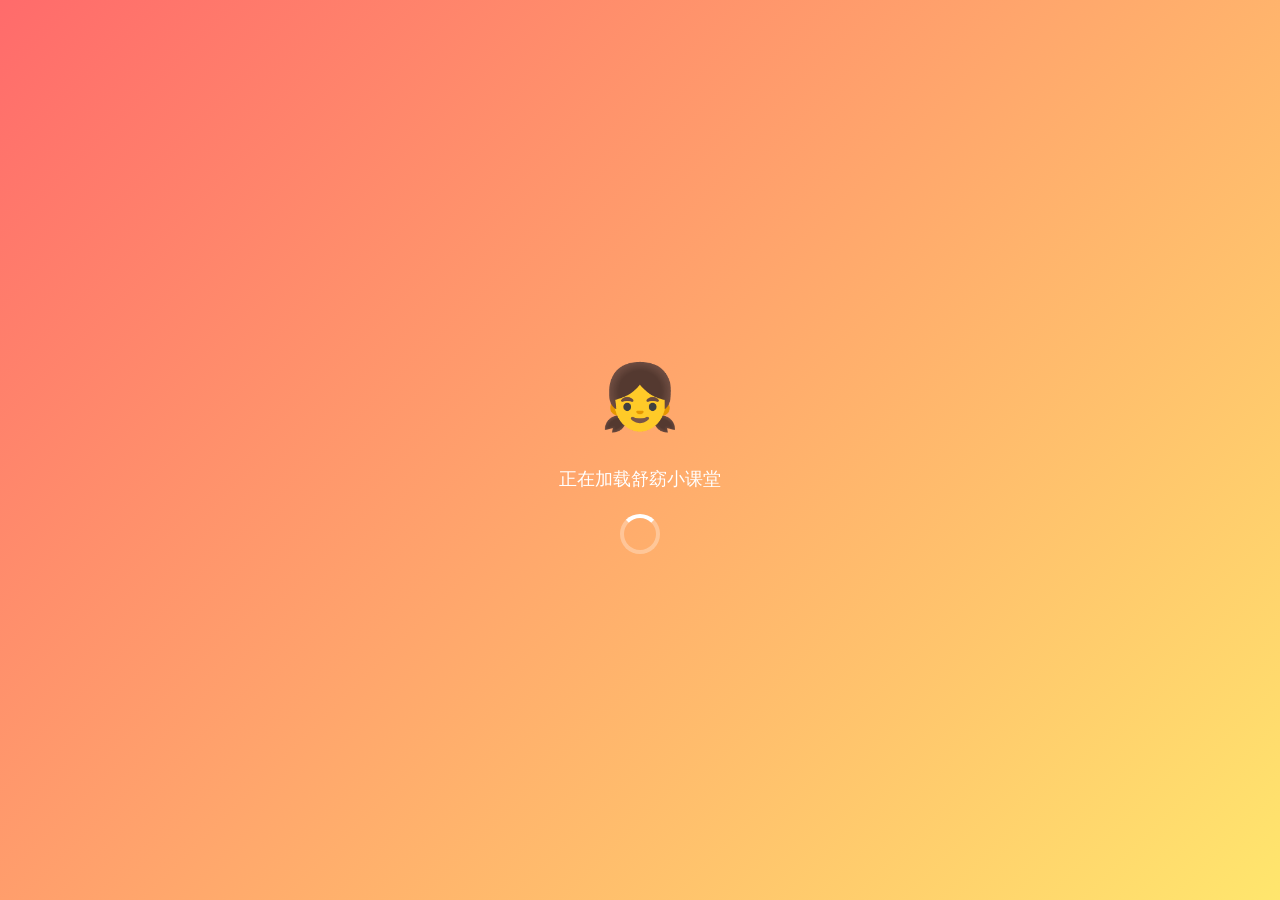
<file: index-standalone-optimized.html>
<!DOCTYPE html>
<html lang="zh-CN">
<head>
    <meta charset="UTF-8">
    <meta name="viewport" content="width=device-width, initial-scale=1.0, maximum-scale=1.0, user-scalable=no">
    <meta name="description" content="舒窈小课堂 - 小学三年级英语学习">
    <meta name="theme-color" content="#FF6B6B">
    <title>舒窈小课堂</title>
    <link rel="icon" type="image/svg+xml" href="data:image/svg+xml,<svg xmlns='http://www.w3.org/2000/svg' viewBox='0 0 100 100'><text y='.9em' font-size='90'>👧</text></svg>">
    <style>
/**
 * 小学英语学习App - 样式表
 * 儿童友好的明亮色彩和大按钮设计
 */

/* ==================== 变量定义 ==================== */
:root {
    /* 主色调 */
    --primary: #FF6B6B;
    --primary-light: #FF8E8E;
    --primary-dark: #E85555;
    
    /* 辅助色 */
    --secondary: #4ECDC4;
    --secondary-light: #7EDED7;
    --secondary-dark: #3DBDB4;
    
    /* 强调色 */
    --accent: #FFE66D;
    --accent-dark: #FFD93D;
    
    /* 背景色 */
    --bg-primary: #F7F9FC;
    --bg-secondary: #FFFFFF;
    --bg-card: #FFFFFF;
    
    /* 文字颜色 */
    --text-primary: #2D3436;
    --text-secondary: #636E72;
    --text-light: #B2BEC3;
    --text-white: #FFFFFF;
    
    /* 状态颜色 */
    --success: #00B894;
    --warning: #FDCB6E;
    --danger: #E17055;
    --info: #74B9FF;
    
    /* 模块颜色 */
    --module1: #FF6B6B;
    --module2: #FF8E8E;
    --module3: #4ECDC4;
    --module4: #FFE66D;
    
    /* 阴影 */
    --shadow-sm: 0 2px 8px rgba(0, 0, 0, 0.08);
    --shadow-md: 0 4px 16px rgba(0, 0, 0, 0.12);
    --shadow-lg: 0 8px 32px rgba(0, 0, 0, 0.16);
    
    /* 圆角 */
    --radius-sm: 8px;
    --radius-md: 16px;
    --radius-lg: 24px;
    --radius-xl: 32px;
    
    /* 字体大小 */
    --font-xs: 12px;
    --font-sm: 14px;
    --font-md: 16px;
    --font-lg: 20px;
    --font-xl: 24px;
    --font-xxl: 32px;
    --font-giant: 48px;
    
    /* 间距 */
    --space-xs: 4px;
    --space-sm: 8px;
    --space-md: 16px;
    --space-lg: 24px;
    --space-xl: 32px;
    --space-xxl: 48px;
    
    /* 导航高度 */
    --nav-height: 70px;
}

/* ==================== 基础样式 ==================== */
* {
    margin: 0;
    padding: 0;
    box-sizing: border-box;
}

html, body {
    font-family: -apple-system, BlinkMacSystemFont, 'Segoe UI', Roboto, 'Helvetica Neue', Arial, sans-serif;
    font-size: var(--font-md);
    line-height: 1.6;
    color: var(--text-primary);
    background-color: var(--bg-primary);
    -webkit-font-smoothing: antialiased;
    -moz-osx-font-smoothing: grayscale;
}

body {
    min-height: 100vh;
    overflow-x: hidden;
}

h1, h2, h3, h4, h5, h6 {
    font-weight: 600;
    line-height: 1.3;
}

/* ==================== 用户相关页面 ==================== */
.user-page {
    padding: var(--space-xl);
    min-height: 100vh;
    display: flex;
    flex-direction: column;
    justify-content: center;
}

/* 用户选择页面 - 欢迎页样式 */
.welcome-user-page, .user-select-page {
    padding: 40px 20px;
    text-align: center;
    min-height: 100vh;
    display: flex;
    flex-direction: column;
    justify-content: center;
}

.welcome-user-page .welcome-icon {
    font-size: 80px;
    margin-bottom: 20px;
}

.user-form {
    max-width: 300px;
    margin: 30px auto;
}

.user-form .user-name-input {
    width: 100%;
    padding: 16px;
    font-size: 18px;
    border: 2px solid var(--bg-primary);
    border-radius: var(--radius-lg);
    text-align: center;
    margin-bottom: 20px;
}

.avatar-select {
    display: flex;
    justify-content: center;
    gap: 12px;
    margin-bottom: 24px;
}

.avatar-option {
    width: 60px;
    height: 60px;
    font-size: 36px;
    border-radius: 50%;
    background: white;
    border: 3px solid transparent;
    cursor: pointer;
    display: flex;
    align-items: center;
    justify-content: center;
    transition: all 0.2s;
}

.avatar-option:hover {
    transform: scale(1.1);
}

.avatar-option.selected {
    border-color: var(--primary);
    background: rgba(255, 107, 107, 0.1);
}

.create-user-btn, .add-user-btn {
    width: 100%;
    padding: 16px;
    background: linear-gradient(135deg, var(--primary) 0%, var(--primary-light) 100%);
    color: white;
    border: none;
    border-radius: var(--radius-lg);
    font-size: 18px;
    font-weight: 600;
    cursor: pointer;
}

.add-user-btn {
    background: var(--bg-card);
    color: var(--text-primary);
    margin-top: 20px;
}

.user-list {
    margin: 24px 0;
}

.user-card {
    display: flex;
    align-items: center;
    padding: 20px;
    background: var(--bg-card);
    border-radius: var(--radius-lg);
    margin-bottom: 12px;
    cursor: pointer;
    transition: all 0.2s;
    box-shadow: var(--shadow-sm);
}

.user-card:hover {
    transform: translateY(-2px);
    box-shadow: var(--shadow-md);
}

.user-card .user-avatar {
    font-size: 40px;
    margin-right: 16px;
}

.user-card .user-name {
    font-size: 20px;
    font-weight: 600;
}

.page-subtitle {
    color: var(--text-secondary);
    font-size: var(--font-md);
    margin-top: var(--space-sm);
}

.current-user-info {
    color: var(--text-secondary);
    font-size: var(--font-sm);
    margin-bottom: var(--space-md);
}

.welcome-page {
    text-align: center;
    padding: var(--space-xl);
    min-height: 100vh;
    display: flex;
    flex-direction: column;
    justify-content: center;
    background: linear-gradient(135deg, var(--primary) 0%, var(--primary-light) 100%);
}

.welcome-icon {
    font-size: 80px;
    margin-bottom: var(--space-lg);
    animation: bounce 2s infinite;
}

@keyframes bounce {
    0%, 100% { transform: translateY(0); }
    50% { transform: translateY(-10px); }
}

.welcome-page h1 {
    color: white;
    font-size: var(--font-xxl);
    margin-bottom: var(--space-sm);
}

.welcome-page p {
    color: rgba(255,255,255,0.9);
    font-size: var(--font-lg);
    margin-bottom: var(--space-xl);
}

.user-avatar-select {
    display: flex;
    justify-content: center;
    gap: var(--space-md);
    margin-bottom: var(--space-xl);
    flex-wrap: wrap;
}

.avatar-option {
    width: 60px;
    height: 60px;
    font-size: 36px;
    border-radius: 50%;
    background: white;
    border: 3px solid transparent;
    cursor: pointer;
    display: flex;
    align-items: center;
    justify-content: center;
    transition: all 0.2s;
}

.avatar-option:hover {
    transform: scale(1.1);
}

.avatar-option.selected {
    border-color: var(--accent);
    box-shadow: 0 0 0 3px rgba(255, 230, 109, 0.5);
}

.user-name-input {
    width: 100%;
    max-width: 280px;
    padding: var(--space-md) var(--space-lg);
    border: none;
    border-radius: var(--radius-lg);
    font-size: var(--font-lg);
    text-align: center;
    margin-bottom: var(--space-lg);
    box-shadow: var(--shadow-md);
}

.start-btn {
    width: 100%;
    max-width: 280px;
    padding: var(--space-lg) var(--space-xl);
    background: var(--accent);
    color: var(--text-primary);
    border: none;
    border-radius: var(--radius-lg);
    font-size: var(--font-xl);
    font-weight: 600;
    cursor: pointer;
    box-shadow: var(--shadow-lg);
    transition: all 0.2s;
}

.start-btn:active {
    transform: scale(0.96);
}

/* 用户选择页面 */
.user-select-page {
    padding: var(--space-xl);
    min-height: 100vh;
    display: flex;
    flex-direction: column;
    justify-content: center;
}

.user-select-page h1 {
    text-align: center;
    font-size: var(--font-xl);
    color: var(--text-primary);
    margin-bottom: var(--space-xl);
}

.user-list {
    margin-bottom: var(--space-xl);
}

.user-card {
    display: flex;
    align-items: center;
    padding: var(--space-lg);
    background: var(--bg-card);
    border-radius: var(--radius-lg);
    margin-bottom: var(--space-md);
    cursor: pointer;
    transition: all 0.2s;
    box-shadow: var(--shadow-sm);
}

.user-card:hover {
    transform: translateY(-2px);
    box-shadow: var(--shadow-md);
}

.user-card:active {
    transform: scale(0.98);
}

.user-avatar-large {
    font-size: 48px;
    margin-right: var(--space-lg);
}

.user-info {
    flex: 1;
}

.user-name-large {
    font-size: var(--font-xl);
    font-weight: 600;
    color: var(--text-primary);
}

.user-stats {
    font-size: var(--font-sm);
    color: var(--text-secondary);
    margin-top: var(--space-xs);
}

.add-user-btn {
    width: 100%;
    padding: var(--space-lg);
    background: var(--bg-card);
    border: 2px dashed var(--text-light);
    border-radius: var(--radius-lg);
    font-size: var(--font-lg);
    color: var(--text-secondary);
    cursor: pointer;
    transition: all 0.2s;
}

.add-user-btn:hover {
    border-color: var(--primary);
    color: var(--primary);
}

/* 当前用户指示器 */
.current-user-indicator {
    display: flex;
    align-items: center;
    padding: var(--space-sm) var(--space-md);
    background: var(--bg-card);
    border-radius: var(--radius-md);
    cursor: pointer;
    transition: all 0.2s;
}

.current-user-indicator:hover {
    background: var(--bg-primary);
}

/* 头部切换区域 */
.header-switches {
    display: flex;
    gap: 12px;
    margin-bottom: 16px;
}

.header-switches > div {
    flex: 1;
}

.current-user-indicator {
    display: flex;
    align-items: center;
    padding: var(--space-sm) var(--space-md);
    background: var(--bg-card);
    border-radius: var(--radius-md);
    cursor: pointer;
    transition: all 0.2s;
}

.current-user-indicator:hover {
    background: var(--bg-primary);
}

.current-user-avatar {
    font-size: 24px;
    margin-right: var(--space-sm);
}

.current-user-name {
    font-size: var(--font-sm);
    font-weight: 600;
}

/* 年级选择器 */
.grade-indicator {
    display: flex;
    align-items: center;
    justify-content: center;
    gap: 8px;
    padding: var(--space-sm) var(--space-md);
    background: linear-gradient(135deg, var(--primary) 0%, var(--primary-light) 100%);
    border-radius: var(--radius-md);
    cursor: pointer;
    transition: all 0.2s;
    color: white;
    font-weight: 600;
}

.grade-indicator:hover {
    transform: translateY(-1px);
    box-shadow: var(--shadow-md);
}

.grade-indicator:active {
    transform: scale(0.98);
}

.grade-indicator .grade-icon {
    font-size: 20px;
}

/* 年级选择页面 */
.grade-select-page {
    padding: var(--space-md);
}

.grade-select-page h1 {
    text-align: center;
    font-size: var(--font-xl);
    margin-bottom: var(--space-xl);
    color: var(--text-primary);
}

.grade-list {
    display: flex;
    flex-direction: column;
    gap: var(--space-md);
}

.grade-card {
    display: flex;
    align-items: center;
    justify-content: space-between;
    padding: var(--space-lg);
    background: var(--bg-card);
    border-radius: var(--radius-lg);
    cursor: pointer;
    transition: all 0.2s;
    box-shadow: var(--shadow-sm);
    border: 2px solid transparent;
}

.grade-card:hover {
    transform: translateY(-2px);
    box-shadow: var(--shadow-md);
    border-color: var(--primary-light);
}

.grade-card:active {
    transform: scale(0.98);
}

.grade-card.current {
    border-color: var(--primary);
    background: rgba(255, 107, 107, 0.08);
}

.grade-card .grade-info {
    display: flex;
    flex-direction: column;
}

.grade-card .grade-name {
    font-size: var(--font-lg);
    font-weight: 600;
    color: var(--text-primary);
    margin-bottom: 4px;
}

.grade-card .grade-modules {
    font-size: var(--font-sm);
    color: var(--text-secondary);
}

.grade-card .grade-check {
    font-size: 24px;
    color: var(--primary);
    opacity: 0;
    transition: opacity 0.2s;
}

.grade-card.current .grade-check {
    opacity: 1;
}

/* ==================== 导航栏 ==================== */
#nav {
    position: fixed;
    bottom: 0;
    left: 0;
    right: 0;
    height: var(--nav-height);
    background: var(--bg-secondary);
    box-shadow: 0 -4px 20px rgba(0, 0, 0, 0.08);
    display: flex;
    justify-content: space-around;
    align-items: center;
    z-index: 100;
    padding: 0 var(--space-md);
}

.nav-item {
    display: flex;
    flex-direction: column;
    align-items: center;
    justify-content: center;
    padding: var(--space-sm) var(--space-md);
    color: var(--text-secondary);
    text-decoration: none;
    border-radius: var(--radius-md);
    transition: all 0.2s ease;
    cursor: pointer;
    background: none;
    border: none;
    font-size: var(--font-xs);
    min-width: 60px;
}

.nav-item .nav-icon {
    font-size: 24px;
    margin-bottom: 2px;
    transition: transform 0.2s ease;
}

.nav-item span:last-child {
    font-size: 11px;
}

.nav-item.active {
    color: var(--primary);
}

.nav-item.active .nav-icon {
    transform: scale(1.1);
}

/* ==================== 答题选项样式 ==================== */
.quiz-options {
    display: grid;
    grid-template-columns: 1fr 1fr;
    gap: var(--space-md);
    margin-top: var(--space-lg);
}

.quiz-option {
    padding: var(--space-lg);
    background: var(--bg-card);
    border: 2px solid var(--bg-primary);
    border-radius: var(--radius-lg);
    font-size: var(--font-lg);
    cursor: pointer;
    transition: all 0.2s;
    text-align: center;
    box-shadow: var(--shadow-sm);
}

.quiz-option:hover {
    border-color: var(--primary-light);
}

.quiz-option:active {
    transform: scale(0.96);
}

.quiz-option.selected {
    border-color: var(--primary);
    background: rgba(255, 107, 107, 0.1);
}

.quiz-option.correct {
    border-color: var(--success);
    background: rgba(0, 184, 148, 0.1);
}

.quiz-option.wrong {
    border-color: var(--danger);
    background: rgba(225, 112, 85, 0.1);
}

/* 答题反馈 */
.quiz-feedback {
    text-align: center;
    padding: var(--space-lg);
    margin-top: var(--space-lg);
    border-radius: var(--radius-lg);
}

.quiz-feedback.correct {
    background: linear-gradient(135deg, #E8F8F5 0%, #D4EDDA 100%);
    color: var(--success);
}

.quiz-feedback.wrong {
    background: linear-gradient(135deg, #FFF5F5 0%, #FFE8E8 100%);
    color: var(--danger);
}

.quiz-feedback .feedback-icon {
    font-size: 48px;
    margin-bottom: var(--space-sm);
}

.quiz-feedback .feedback-text {
    font-size: var(--font-lg);
    font-weight: 600;
}

/* 题目标签 */
.question-type-label {
    background: var(--secondary);
    color: white;
    padding: var(--space-xs) var(--space-md);
    border-radius: var(--radius-md);
    font-size: var(--font-sm);
    display: inline-block;
    margin-bottom: var(--space-md);
}

/* 大播放按钮 */
.audio-btn-large {
    background: linear-gradient(135deg, var(--secondary) 0%, var(--secondary-light) 100%);
    color: white;
    border: none;
    padding: 16px 32px;
    border-radius: var(--radius-lg);
    font-size: 18px;
    cursor: pointer;
    margin: 16px 0;
    box-shadow: var(--shadow-md);
    transition: all 0.2s;
}

.audio-btn-large:hover {
    transform: translateY(-2px);
    box-shadow: var(--shadow-lg);
}

.audio-btn-large:active {
    transform: scale(0.98);
}

/* 高亮字母样式 */
.highlight-letters {
    color: var(--danger);
    text-decoration: underline;
    font-weight: bold;
}

.word-highlighted {
    font-size: var(--font-giant);
    font-weight: 700;
    color: var(--primary);
    margin: var(--space-lg) 0;
}

.word-highlighted .highlight {
    color: var(--danger);
    text-decoration: underline;
}

/* 听音按钮 */
.play-audio-btn {
    display: inline-flex;
    align-items: center;
    gap: var(--space-sm);
    padding: var(--space-md) var(--space-xl);
    background: linear-gradient(135deg, var(--primary) 0%, var(--primary-light) 100%);
    color: white;
    border: none;
    border-radius: var(--radius-lg);
    font-size: var(--font-lg);
    font-weight: 600;
    cursor: pointer;
    margin-bottom: var(--space-lg);
    box-shadow: var(--shadow-md);
    transition: all 0.2s;
}

.play-audio-btn:active {
    transform: scale(0.96);
}

/* 单词卡片 */
.word-card {
    background: var(--bg-card);
    border-radius: var(--radius-xl);
    padding: var(--space-xxl);
    text-align: center;
    box-shadow: var(--shadow-md);
    margin-bottom: var(--space-xl);
}

.word-main {
    margin-bottom: var(--space-xl);
}

.word-text {
    font-size: var(--font-giant);
    font-weight: 700;
    color: var(--primary);
    margin-bottom: var(--space-sm);
    letter-spacing: 2px;
}

.word-phonetic {
    font-size: var(--font-lg);
    color: var(--text-secondary);
    margin-bottom: var(--space-sm);
}

.word-chinese {
    font-size: var(--font-xl);
    color: var(--text-primary);
}

.speak-btn {
    display: block;
    width: 100%;
    padding: var(--space-lg);
    background: linear-gradient(135deg, var(--primary) 0%, var(--primary-light) 100%);
    color: white;
    border: none;
    border-radius: var(--radius-lg);
    font-size: var(--font-lg);
    font-weight: 600;
    cursor: pointer;
    transition: all 0.2s ease;
    box-shadow: var(--shadow-md);
}

.speak-btn:active {
    transform: scale(0.95);
}

/* 复习卡片页 */
.review-card-page {
    padding: var(--space-sm);
}

.review-word-card {
    background: var(--bg-card);
    border-radius: var(--radius-xl);
    padding: var(--space-xxl);
    text-align: center;
    box-shadow: var(--shadow-md);
    margin-bottom: var(--space-xl);
}

.word-display {
    margin-bottom: var(--space-xl);
}

.reveal-area {
    text-align: center;
    margin-bottom: var(--space-xl);
}

.reveal-btn {
    display: inline-block;
    padding: var(--space-lg) var(--space-xxl);
    background: linear-gradient(135deg, var(--secondary) 0%, var(--secondary-light) 100%);
    color: white;
    border: none;
    border-radius: var(--radius-lg);
    font-size: var(--font-lg);
    font-weight: 600;
    cursor: pointer;
    box-shadow: var(--shadow-md);
}

.answer-buttons {
    text-align: center;
}

.answer-prompt {
    font-size: var(--font-lg);
    color: var(--text-secondary);
    margin-bottom: var(--space-lg);
}

.answer-btns {
    display: flex;
    gap: var(--space-md);
    justify-content: center;
}

.answer-btn {
    padding: var(--space-lg) var(--space-xl);
    border: none;
    border-radius: var(--radius-lg);
    font-size: var(--font-lg);
    font-weight: 600;
    cursor: pointer;
    transition: all 0.2s ease;
}

.answer-btn.wrong {
    background: var(--danger);
    color: white;
}

.answer-btn.correct {
    background: var(--success);
    color: white;
}

/* 完成页 */
.complete-page {
    padding: var(--space-xl);
    text-align: center;
}

.complete-icon {
    font-size: 80px;
    margin-bottom: var(--space-lg);
    animation: celebrate 0.5s ease;
}

@keyframes celebrate {
    0% { transform: scale(0); }
    50% { transform: scale(1.2); }
    100% { transform: scale(1); }
}

.complete-page h1 {
    font-size: var(--font-xxl);
    color: var(--primary);
    margin-bottom: var(--space-sm);
}

.complete-message {
    font-size: var(--font-lg);
    color: var(--text-secondary);
    margin-bottom: var(--space-xl);
}

.complete-stats {
    display: flex;
    justify-content: center;
    gap: var(--space-xl);
    margin-bottom: var(--space-xl);
}

.complete-stat {
    display: flex;
    flex-direction: column;
    align-items: center;
}

.complete-stat .stat-num {
    font-size: var(--font-xxl);
    font-weight: 700;
    color: var(--primary);
}

.complete-stat .stat-label {
    font-size: var(--font-sm);
    color: var(--text-secondary);
}

.complete-actions {
    display: flex;
    flex-direction: column;
    gap: var(--space-md);
}

/* ==================== 其他样式保持不变 ==================== */

/* 应用容器 */
.app-container {
    max-width: 480px;
    margin: 0 auto;
    padding: var(--space-md);
}

/* 欢迎卡片 */
.welcome-card {
    background: linear-gradient(135deg, var(--primary) 0%, var(--primary-light) 100%);
    border-radius: var(--radius-xl);
    padding: var(--space-xl);
    color: var(--text-white);
    text-align: center;
    margin-bottom: var(--space-lg);
    box-shadow: var(--shadow-lg);
}

.welcome-subtitle {
    opacity: 0.9;
    font-size: var(--font-sm);
}

.stats-row {
    display: flex;
    justify-content: space-around;
    margin-top: var(--space-lg);
}

.stat-item {
    display: flex;
    flex-direction: column;
    align-items: center;
}

.stat-number {
    font-size: var(--font-xxl);
    font-weight: 700;
}

.stat-label {
    font-size: var(--font-xs);
    opacity: 0.9;
}

/* 复习提醒 */
.review-reminder {
    background: linear-gradient(135deg, var(--secondary) 0%, var(--secondary-light) 100%);
    border-radius: var(--radius-lg);
    padding: var(--space-md);
    display: flex;
    align-items: center;
    margin-bottom: var(--space-lg);
    cursor: pointer;
    transition: transform 0.2s ease;
    box-shadow: var(--shadow-md);
}

.review-reminder:active {
    transform: scale(0.98);
}

.reminder-icon {
    font-size: 36px;
    margin-right: var(--space-md);
}

.reminder-content {
    flex: 1;
    color: var(--text-white);
}

.reminder-content strong {
    font-size: var(--font-md);
}

.reminder-content p {
    font-size: var(--font-sm);
    opacity: 0.9;
}

.reminder-arrow {
    font-size: 24px;
    color: var(--text-white);
}

/* 区块标题 */
.section-title {
    display: flex;
    align-items: center;
    gap: var(--space-sm);
    font-size: var(--font-lg);
    font-weight: 600;
    margin-bottom: var(--space-md);
    color: var(--text-primary);
}

/* 模块卡片网格 */
.modules-grid {
    display: grid;
    grid-template-columns: repeat(2, 1fr);
    gap: var(--space-md);
    margin-bottom: var(--space-lg);
}

.module-card {
    background: var(--bg-card);
    border-radius: var(--radius-lg);
    padding: var(--space-lg);
    text-align: center;
    box-shadow: var(--shadow-sm);
    cursor: pointer;
    transition: all 0.2s ease;
    border: 2px solid transparent;
}

.module-card:active {
    transform: scale(0.96);
}

.module-card:hover {
    border-color: var(--primary-light);
}

.module-icon {
    font-size: 40px;
    margin-bottom: var(--space-sm);
}

.module-card h3 {
    font-size: var(--font-md);
    margin-bottom: var(--space-xs);
}

.module-name-cn {
    font-size: var(--font-xs);
    color: var(--text-secondary);
    margin-bottom: var(--space-sm);
}

.module-units {
    font-size: var(--font-xs);
    color: var(--text-light);
}

/* 快速操作按钮 */
.quick-actions {
    display: grid;
    grid-template-columns: repeat(2, 1fr);
    gap: var(--space-md);
}

.quick-btn {
    display: flex;
    flex-direction: column;
    align-items: center;
    justify-content: center;
    padding: var(--space-lg);
    border-radius: var(--radius-lg);
    border: none;
    cursor: pointer;
    transition: all 0.2s ease;
    font-size: var(--font-md);
    font-weight: 600;
}

.quick-btn.primary {
    background: linear-gradient(135deg, var(--accent) 0%, var(--accent-dark) 100%);
    color: var(--text-primary);
}

.quick-btn.secondary {
    background: linear-gradient(135deg, var(--info) 0%, #5BA4F5 100%);
    color: var(--text-white);
}

.quick-icon {
    font-size: 28px;
    margin-bottom: var(--space-xs);
}

/* 返回按钮 */
.back-btn {
    background: var(--bg-card);
    border: none;
    padding: var(--space-sm) var(--space-md);
    border-radius: var(--radius-md);
    font-size: var(--font-sm);
    color: var(--text-primary);
    cursor: pointer;
    display: inline-flex;
    align-items: center;
    gap: var(--space-xs);
    box-shadow: var(--shadow-sm);
    margin-bottom: var(--space-md);
}

.back-btn:active {
    transform: scale(0.96);
}

/* 学习头部 */
.learning-header {
    display: flex;
    align-items: center;
    justify-content: space-between;
    margin-bottom: var(--space-lg);
}

.learning-progress {
    flex: 1;
    margin: 0 var(--space-md);
}

.progress-bar {
    height: 8px;
    background: #E8E8E8;
    border-radius: 4px;
    overflow: hidden;
}

.progress-text {
    font-size: var(--font-xs);
    color: var(--text-secondary);
    text-align: center;
    display: block;
    margin-top: var(--space-xs);
}

.progress-fill {
    height: 100%;
    background: linear-gradient(90deg, var(--secondary) 0%, var(--secondary-light) 100%);
    border-radius: 3px;
    transition: width 0.3s ease;
}

.fav-btn {
    background: none;
    border: none;
    font-size: 24px;
    cursor: pointer;
    padding: var(--space-sm);
}

.fav-btn:active {
    transform: scale(1.2);
}

.word-chinese.hidden {
    visibility: hidden;
}

.word-chinese.hidden::after {
    content: '?????';
    visibility: visible;
    color: #ccc;
}

/* 按钮样式 */
.action-btn {
    padding: var(--space-md) var(--space-lg);
    border: none;
    border-radius: var(--radius-lg);
    font-size: var(--font-md);
    font-weight: 600;
    cursor: pointer;
    transition: all 0.2s ease;
}

.action-btn:active {
    transform: scale(0.96);
}

.action-btn.primary {
    background: linear-gradient(135deg, var(--primary) 0%, var(--primary-light) 100%);
    color: white;
    box-shadow: var(--shadow-md);
}

.action-btn.secondary {
    background: var(--bg-primary);
    color: var(--text-primary);
}

.card-actions {
    display: flex;
    gap: var(--space-md);
    margin-bottom: var(--space-lg);
}

.card-actions .action-btn {
    flex: 1;
}

.card-info {
    text-align: center;
}

.status-tag {
    display: inline-block;
    padding: var(--space-xs) var(--space-md);
    border-radius: var(--radius-md);
    font-size: var(--font-sm);
    background: var(--bg-primary);
    color: var(--text-secondary);
}

.status-tag.new {
    background: var(--info);
    color: white;
}

.status-tag.mastered {
    background: var(--success);
    color: white;
}

.status-tag.learning {
    background: var(--warning);
    color: var(--text-primary);
}

/* 单元卡片 */
.unit-card {
    background: var(--bg-card);
    border-radius: var(--radius-lg);
    padding: var(--space-md);
    box-shadow: var(--shadow-sm);
    margin-bottom: var(--space-md);
}

.unit-header {
    display: flex;
    align-items: center;
    justify-content: space-between;
    cursor: pointer;
    margin-bottom: var(--space-sm);
}

.unit-info {
    display: flex;
    align-items: center;
    gap: var(--space-md);
}

.unit-number {
    width: 40px;
    height: 40px;
    background: linear-gradient(135deg, var(--primary) 0%, var(--primary-light) 100%);
    color: white;
    border-radius: 50%;
    display: flex;
    align-items: center;
    justify-content: center;
    font-weight: 700;
    font-size: var(--font-md);
}

.unit-text h3 {
    font-size: var(--font-md);
    margin-bottom: 2px;
}

.unit-text p {
    font-size: var(--font-xs);
    color: var(--text-secondary);
}

.unit-arrow {
    font-size: 24px;
    color: var(--text-light);
}

.unit-progress-bar {
    height: 6px;
    background: #E8E8E8;
    border-radius: 3px;
    overflow: hidden;
    margin-bottom: var(--space-xs);
}

.unit-progress-text {
    font-size: var(--font-xs);
    color: var(--text-light);
    text-align: right;
    margin-bottom: var(--space-sm);
}

.unit-actions {
    display: flex;
    gap: var(--space-sm);
    justify-content: space-between;
}

.unit-action-btn {
    flex: 1;
    padding: var(--space-sm);
    border: none;
    border-radius: var(--radius-md);
    background: var(--bg-primary);
    color: var(--text-primary);
    font-size: var(--font-xs);
    cursor: pointer;
    transition: all 0.2s ease;
}

.unit-action-btn:active {
    transform: scale(0.95);
    background: var(--primary-light);
    color: white;
}

/* 学习选项卡片 */
.learning-option-card {
    background: var(--bg-card);
    border-radius: var(--radius-lg);
    padding: var(--space-lg);
    display: flex;
    align-items: center;
    cursor: pointer;
    transition: all 0.2s ease;
    box-shadow: var(--shadow-sm);
    margin-bottom: var(--space-md);
}

.learning-option-card:active {
    transform: scale(0.98);
}

.option-icon {
    font-size: 36px;
    margin-right: var(--space-md);
}

.option-content {
    flex: 1;
}

.option-content h3 {
    font-size: var(--font-md);
    margin-bottom: 2px;
}

.option-content p {
    font-size: var(--font-sm);
    color: var(--text-secondary);
}

.option-arrow {
    font-size: 24px;
    color: var(--text-light);
}

/* 复习页面 */
.review-page {
    padding: var(--space-sm);
}

.review-page.empty {
    text-align: center;
    padding: var(--space-xxl) var(--space-md);
}

.empty-icon {
    font-size: 80px;
    margin-bottom: var(--space-lg);
}

.empty-hint {
    color: var(--text-light);
    margin-top: var(--space-sm);
}

.review-stats {
    display: flex;
    justify-content: center;
    gap: var(--space-md);
    margin: var(--space-xl) 0;
}

.stat-card {
    background: var(--bg-card);
    border-radius: var(--radius-lg);
    padding: var(--space-md) var(--space-lg);
    text-align: center;
    box-shadow: var(--shadow-sm);
    display: flex;
    flex-direction: column;
    align-items: center;
}

.stat-card.large {
    padding: var(--space-lg) var(--space-xl);
}

.stat-icon {
    font-size: 24px;
    margin-bottom: var(--space-xs);
}

.stat-card .stat-num {
    font-size: var(--font-xxl);
    font-weight: 700;
    color: var(--primary);
}

.stat-card .stat-label {
    font-size: var(--font-sm);
    color: var(--text-secondary);
}

.start-review-btn {
    display: block;
    width: 100%;
    padding: var(--space-lg);
    background: linear-gradient(135deg, var(--primary) 0%, var(--primary-light) 100%);
    color: white;
    border: none;
    border-radius: var(--radius-lg);
    font-size: var(--font-xl);
    font-weight: 600;
    cursor: pointer;
    box-shadow: var(--shadow-lg);
    margin-bottom: var(--space-xl);
}

.start-select-btn {
    width: 100%;
    padding: var(--space-lg);
    background: linear-gradient(135deg, var(--primary) 0%, var(--primary-light) 100%);
    color: white;
    border: none;
    border-radius: var(--radius-lg);
    font-size: var(--font-xl);
    font-weight: 600;
    cursor: pointer;
    box-shadow: var(--shadow-lg);
    position: fixed;
    bottom: 85px;
    left: 16px;
    right: 16px;
    z-index: 50;
}

.start-select-btn:disabled {
    background: #ccc;
    cursor: not-allowed;
}

.start-select-btn:active:not(:disabled) {
    transform: scale(0.98);
}

/* 预览标签 */
.preview-tags {
    display: flex;
    flex-wrap: wrap;
    gap: var(--space-sm);
}

.preview-tag {
    background: var(--bg-primary);
    padding: var(--space-xs) var(--space-sm);
    border-radius: var(--radius-md);
    font-size: var(--font-sm);
}

.preview-tag.mastered {
    background: var(--success);
    color: white;
}

.preview-tag.learning {
    background: var(--warning);
    color: var(--text-primary);
}

.preview-tag.new {
    background: var(--info);
    color: white;
}

/* 设置页面 */
.settings-page {
    padding: var(--space-sm);
}

.settings-section {
    background: var(--bg-card);
    border-radius: var(--radius-lg);
    padding: var(--space-md);
    margin-bottom: var(--space-lg);
    box-shadow: var(--shadow-sm);
}

.settings-section h3 {
    font-size: var(--font-md);
    margin-bottom: var(--space-md);
    color: var(--text-primary);
}

.setting-item {
    display: flex;
    align-items: center;
    justify-content: space-between;
    padding: var(--space-md) 0;
    border-bottom: 1px solid var(--bg-primary);
}

.setting-item:last-child {
    border-bottom: none;
}

.setting-item label {
    font-size: var(--font-md);
    color: var(--text-primary);
}

.speed-control {
    display: flex;
    align-items: center;
    gap: var(--space-sm);
}

.speed-btn {
    padding: var(--space-xs) var(--space-sm);
    background: var(--primary);
    color: white;
    border: none;
    border-radius: var(--radius-sm);
    font-size: var(--font-xs);
    cursor: pointer;
}

.speed-value {
    min-width: 50px;
    text-align: center;
    font-weight: 600;
}

.speed-slider {
    width: 100%;
    margin-top: var(--space-sm);
    -webkit-appearance: none;
    height: 8px;
    background: linear-gradient(90deg, var(--secondary) 0%, var(--primary) 100%);
    border-radius: 4px;
    outline: none;
}

.speed-slider::-webkit-slider-thumb {
    -webkit-appearance: none;
    width: 24px;
    height: 24px;
    background: white;
    border-radius: 50%;
    cursor: pointer;
    box-shadow: var(--shadow-md);
}

.setting-select {
    padding: var(--space-sm) var(--space-md);
    border: 1px solid var(--bg-primary);
    border-radius: var(--radius-md);
    font-size: var(--font-sm);
    background: white;
}

.setting-btn {
    display: block;
    width: 100%;
    padding: var(--space-md);
    background: var(--bg-primary);
    border: none;
    border-radius: var(--radius-md);
    font-size: var(--font-md);
    color: var(--text-primary);
    cursor: pointer;
    margin-bottom: var(--space-sm);
    transition: all 0.2s ease;
}

.setting-btn:active {
    transform: scale(0.98);
}

.setting-btn.danger {
    background: #FFE8E8;
    color: var(--danger);
}

.about-text {
    text-align: center;
    color: var(--text-secondary);
    font-size: var(--font-sm);
    line-height: 1.8;
}

/* 模态框 */
#modal {
    display: none;
    position: fixed;
    top: 0;
    left: 0;
    right: 0;
    bottom: 0;
    background: rgba(0, 0, 0, 0.5);
    z-index: 1000;
    align-items: center;
    justify-content: center;
    padding: var(--space-md);
}

#modal.show {
    display: flex;
}

.modal-content {
    background: white;
    border-radius: var(--radius-xl);
    padding: var(--space-xl);
    max-width: 320px;
    width: 100%;
    text-align: center;
}

.modal-content h3 {
    font-size: var(--font-xl);
    margin-bottom: var(--space-md);
}

.modal-content p {
    color: var(--text-secondary);
    margin-bottom: var(--space-xl);
}

.modal-buttons {
    display: flex;
    gap: var(--space-md);
    justify-content: center;
}

.modal-btn {
    padding: var(--space-md) var(--space-xl);
    border: none;
    border-radius: var(--radius-lg);
    font-size: var(--font-md);
    font-weight: 600;
    cursor: pointer;
}

.modal-btn.primary {
    background: var(--primary);
    color: white;
}

.modal-btn.secondary {
    background: var(--bg-primary);
    color: var(--text-primary);
}

.modal-btn.danger {
    background: var(--danger);
    color: white;
}

/* 提示框 */
#toast {
    position: fixed;
    bottom: calc(var(--nav-height) + var(--space-lg));
    left: 50%;
    transform: translateX(-50%) translateY(100px);
    background: var(--text-primary);
    color: white;
    padding: var(--space-md) var(--space-xl);
    border-radius: var(--radius-lg);
    font-size: var(--font-sm);
    z-index: 1001;
    opacity: 0;
    transition: all 0.3s ease;
}

#toast.show {
    transform: translateX(-50%) translateY(0);
    opacity: 1;
}

/* 随身听卡片 */
.morning-listen-card {
    background: linear-gradient(135deg, #FFE66D 0%, #FFD93D 100%);
    border-radius: var(--radius-lg);
    padding: var(--space-md);
    display: flex;
    align-items: center;
    margin-bottom: var(--space-lg);
    cursor: pointer;
    transition: transform 0.2s ease;
    box-shadow: var(--shadow-md);
}

.morning-listen-card:active {
    transform: scale(0.98);
}

.morning-icon {
    font-size: 40px;
    margin-right: var(--space-md);
}

.morning-content {
    flex: 1;
    color: var(--text-primary);
}

.morning-content strong {
    font-size: var(--font-lg);
}

.morning-content p {
    font-size: var(--font-sm);
    color: var(--text-secondary);
}

.morning-arrow {
    font-size: 24px;
}

/* 随身听选择页 */
.unit-select-page, .word-select-page {
    padding: var(--space-md);
    padding-bottom: 160px;
}

/* 底部按钮间距 - 防止被导航栏遮挡 */
.has-bottom-action {
    padding-bottom: 80px !important;
}

.select-header {
    display: flex;
    align-items: center;
    justify-content: space-between;
    margin-bottom: var(--space-lg);
}

.select-title {
    font-size: var(--font-lg);
    font-weight: 600;
    color: var(--text-primary);
}

.module-section {
    background: var(--bg-card);
    border-radius: var(--radius-lg);
    padding: var(--space-md);
    margin-bottom: var(--space-md);
    box-shadow: var(--shadow-sm);
}

.module-select-header {
    display: flex;
    align-items: center;
    margin-bottom: var(--space-md);
}

.module-checkbox {
    width: 24px;
    height: 24px;
    margin-right: var(--space-md);
    cursor: pointer;
    accent-color: var(--primary);
}

.module-select-title {
    font-size: var(--font-md);
    font-weight: 600;
    color: var(--module1);
}

.module-select-title.module2 { color: var(--module2); }
.module-select-title.module3 { color: var(--module3); }
.module-select-title.module4 { color: var(--accent-dark); }

.unit-select-item {
    display: flex;
    align-items: center;
    padding: var(--space-sm) 0;
    border-bottom: 1px solid var(--bg-primary);
    cursor: pointer;
}

.unit-select-item:last-child {
    border-bottom: none;
}

.unit-checkbox {
    width: 20px;
    height: 20px;
    margin-right: var(--space-md);
    cursor: pointer;
    accent-color: var(--primary);
}

.unit-info {
    flex: 1;
}

.unit-info .unit-name {
    font-size: var(--font-md);
    color: var(--text-primary);
}

.unit-info .unit-words {
    font-size: var(--font-xs);
    color: var(--text-secondary);
}

.word-select-toolbar {
    display: flex;
    align-items: center;
    justify-content: space-between;
    margin-bottom: var(--space-md);
    padding: var(--space-sm) var(--space-md);
    background: var(--bg-card);
    border-radius: var(--radius-md);
}

.order-toggle {
    display: flex;
    align-items: center;
    gap: var(--space-sm);
    cursor: pointer;
    font-size: var(--font-sm);
    color: var(--text-primary);
}

.order-toggle select {
    padding: var(--space-xs) var(--space-sm);
    border: 1px solid var(--bg-primary);
    border-radius: var(--radius-sm);
    font-size: var(--font-sm);
    cursor: pointer;
}

.select-all-btn {
    padding: var(--space-xs) var(--space-md);
    background: var(--info);
    color: white;
    border: none;
    border-radius: var(--radius-sm);
    font-size: var(--font-sm);
    cursor: pointer;
}

.select-all-btn.unselected {
    background: var(--text-light);
}

.word-list {
    background: var(--bg-card);
    border-radius: var(--radius-lg);
    padding: var(--space-md);
    margin-bottom: var(--space-md);
    box-shadow: var(--shadow-sm);
}

.word-item {
    display: flex;
    align-items: center;
    padding: var(--space-md) 0;
    border-bottom: 1px solid var(--bg-primary);
    cursor: pointer;
}

.word-item:last-child {
    border-bottom: none;
}

.word-checkbox {
    width: 20px;
    height: 20px;
    margin-right: var(--space-md);
    cursor: pointer;
    accent-color: var(--primary);
}

.word-main-info {
    flex: 1;
}

.word-english {
    font-size: var(--font-md);
    font-weight: 600;
    color: var(--primary);
}

.word-details {
    font-size: var(--font-sm);
    color: var(--text-secondary);
    margin-top: 2px;
}

.word-chinese-preview {
    font-size: var(--font-sm);
    color: var(--text-primary);
    margin-left: var(--space-sm);
}

.selected-count {
    text-align: center;
    padding: var(--space-md);
    background: var(--bg-card);
    border-radius: var(--radius-md);
    margin-bottom: var(--space-md);
    font-size: var(--font-md);
    color: var(--text-secondary);
}

.selected-count strong {
    color: var(--primary);
    font-size: var(--font-lg);
}

/* 播放页 */
.listening-page {
    text-align: center;
    padding-top: var(--space-xl);
}

.listening-controls-top {
    display: flex;
    justify-content: space-between;
    margin-bottom: var(--space-xl);
}

.stop-btn, .pause-btn {
    padding: var(--space-md) var(--space-lg);
    border: none;
    border-radius: var(--radius-md);
    font-size: var(--font-md);
    cursor: pointer;
    transition: all 0.2s ease;
}

.stop-btn {
    background: var(--bg-card);
    color: var(--text-primary);
}

.pause-btn {
    background: var(--secondary);
    color: white;
}

.pause-btn.paused {
    background: var(--primary);
}

.stop-btn:active, .pause-btn:active {
    transform: scale(0.95);
}

.current-word-display {
    background: var(--bg-card);
    border-radius: var(--radius-xl);
    padding: var(--space-xxl);
    margin: var(--space-lg) 0;
    box-shadow: var(--shadow-lg);
}

.current-word-display .word-text {
    font-size: 56px;
    font-weight: 700;
    color: var(--primary);
    margin-bottom: var(--space-sm);
}

.current-word-display .word-phonetic {
    font-size: var(--font-xl);
    color: var(--text-secondary);
    margin-bottom: var(--space-md);
}

.current-word-display .word-chinese {
    font-size: var(--font-xxl);
    color: var(--text-primary);
    margin-bottom: var(--space-lg);
}

.current-word-display .word-example {
    font-size: var(--font-md);
    color: var(--text-secondary);
    font-style: italic;
    padding-top: var(--space-md);
    border-top: 1px dashed var(--bg-primary);
}

.playing-progress {
    color: var(--text-secondary);
    font-size: var(--font-lg);
    margin-bottom: var(--space-lg);
}

.playing-progress strong {
    color: var(--primary);
    font-size: var(--font-xl);
}

.playing-indicator {
    display: inline-block;
    width: 12px;
    height: 12px;
    background: var(--success);
    border-radius: 50%;
    margin-right: var(--space-sm);
    animation: pulse 1s infinite;
}

.playing-indicator.paused {
    background: var(--warning);
    animation: none;
}

@keyframes pulse {
    0%, 100% { opacity: 1; }
    50% { opacity: 0.5; }
}

/* 动画效果 */
.fade-in {
    animation: fadeIn 0.3s ease;
}

@keyframes fadeIn {
    from {
        opacity: 0;
        transform: translateY(10px);
    }
    to {
        opacity: 1;
        transform: translateY(0);
    }
}

/* 学习日历卡片 */
.calendar-card {
    background: var(--bg-card);
    border-radius: var(--radius-lg);
    padding: var(--space-md);
    margin-bottom: var(--space-lg);
    box-shadow: var(--shadow-sm);
}

.calendar-items {
    display: flex;
    justify-content: space-around;
    margin-top: var(--space-md);
}

.calendar-item {
    display: flex;
    flex-direction: column;
    align-items: center;
    gap: var(--space-xs);
}

.calendar-label {
    font-size: var(--font-sm);
    color: var(--text-secondary);
}

.calendar-days {
    font-size: var(--font-xl);
    font-weight: 700;
    color: var(--primary);
}

.calendar-days.urgent {
    color: var(--danger);
}

.calendar-days.summer {
    color: var(--secondary);
}

/* 响应式 */
@media (min-width: 768px) {
    :root {
        --font-giant: 64px;
    }
    
    .modules-grid {
        grid-template-columns: repeat(4, 1fr);
    }
}

@media (max-width: 360px) {
    :root {
        --font-giant: 40px;
        --font-xxl: 28px;
    }
}

/* ==================== 音标练习页面 ==================== */
.phonetic-main-page, .phonetic-select-page, .phonetic-practice-page {
    padding: var(--space-md);
    padding-bottom: 160px;
}

.phonetic-type-btn {
    display: flex;
    align-items: center;
    justify-content: center;
    gap: var(--space-md);
    width: 100%;
    padding: var(--space-lg);
    margin-bottom: var(--space-md);
    background: var(--bg-card);
    border: 2px solid var(--bg-primary);
    border-radius: var(--radius-lg);
    cursor: pointer;
    transition: all 0.2s;
}

.phonetic-type-btn:hover {
    border-color: var(--primary);
    transform: scale(1.02);
}

.phonetic-type-btn .icon {
    font-size: 40px;
}

.phonetic-type-btn .text {
    text-align: left;
}

.phonetic-type-btn .title {
    font-size: var(--font-lg);
    font-weight: 600;
    color: var(--text-primary);
}

.phonetic-type-btn .desc {
    font-size: var(--font-sm);
    color: var(--text-secondary);
}

.phonetic-category {
    background: var(--bg-card);
    border-radius: var(--radius-lg);
    padding: var(--space-md);
    margin-bottom: var(--space-md);
    box-shadow: var(--shadow-sm);
}

.phonetic-category-header {
    display: flex;
    align-items: center;
    justify-content: space-between;
    cursor: pointer;
}

.phonetic-category-title {
    font-size: var(--font-lg);
    font-weight: 600;
}

.phonetic-category-count {
    font-size: var(--font-sm);
    color: var(--text-secondary);
}

.phonetic-category-toggle {
    transition: transform 0.3s;
}

.phonetic-category-toggle.collapsed {
    transform: rotate(-90deg);
}

.phonetic-sound-grid {
    display: grid;
    grid-template-columns: repeat(4, 1fr);
    gap: var(--space-sm);
    margin-top: var(--space-md);
}

.phonetic-sound-item {
    background: var(--bg-primary);
    border-radius: var(--radius-md);
    padding: var(--space-sm);
    text-align: center;
    cursor: pointer;
    transition: all 0.2s;
    border: 2px solid transparent;
    min-height: 70px;
    display: flex;
    flex-direction: column;
    justify-content: center;
}

.phonetic-sound-item:hover {
    transform: scale(1.05);
}

.phonetic-sound-item.selected {
    border-color: var(--primary);
    background: rgba(255, 107, 107, 0.1);
}

.phonetic-symbol {
    font-size: var(--font-lg);
    font-weight: 600;
    color: var(--primary);
    margin-bottom: 2px;
}

.phonetic-example {
    font-size: var(--font-xs);
    color: var(--text-secondary);
}

.phonetic-selected-summary {
    background: var(--bg-card);
    border-radius: var(--radius-lg);
    padding: var(--space-md);
    margin-top: var(--space-lg);
    box-shadow: var(--shadow-sm);
}

.phonetic-selected-count {
    font-size: var(--font-lg);
    font-weight: 600;
    text-align: center;
    margin-bottom: var(--space-md);
}

.phonetic-selected-list {
    display: flex;
    flex-wrap: wrap;
    gap: var(--space-xs);
    justify-content: center;
}

.phonetic-selected-tag {
    background: var(--primary);
    color: white;
    padding: 4px 8px;
    border-radius: var(--radius-sm);
    font-size: var(--font-sm);
}

.phonetic-practice-btn {
    width: 100%;
    padding: var(--space-lg);
    margin-top: var(--space-md);
    background: linear-gradient(135deg, var(--primary) 0%, var(--primary-light) 100%);
    color: white;
    border: none;
    border-radius: var(--radius-lg);
    font-size: var(--font-lg);
    font-weight: 600;
    cursor: pointer;
    position: fixed;
    bottom: 85px;
    left: 16px;
    right: 16px;
    z-index: 50;
    box-shadow: var(--shadow-lg);
}

/* 音标统一选择页面样式 */
.phonetic-selection-header {
    display: flex;
    align-items: center;
    justify-content: space-between;
    padding: var(--space-md);
    background: var(--bg-card);
    border-radius: var(--radius-lg);
    margin-bottom: var(--space-md);
    box-shadow: var(--shadow-sm);
}

.selected-label {
    font-size: var(--font-md);
    color: var(--text-primary);
}

.selected-label strong {
    color: var(--primary);
}

.select-all-btn {
    padding: var(--space-sm) var(--space-md);
    background: var(--primary);
    color: white;
    border: none;
    border-radius: var(--radius-md);
    font-size: var(--font-sm);
    cursor: pointer;
}

.phonetic-section {
    margin-bottom: var(--space-lg);
}

.phonetic-section-header {
    display: flex;
    align-items: center;
    margin-bottom: var(--space-md);
    gap: var(--space-sm);
}

.section-tag {
    padding: 4px 12px;
    border-radius: var(--radius-sm);
    font-size: var(--font-xs);
    font-weight: 600;
    color: white;
}

.vowel-tag {
    background: linear-gradient(135deg, #FF6B6B 0%, #FF8E8E 100%);
}

.consonant-tag {
    background: linear-gradient(135deg, #4ECDC4 0%, #7EDED7 100%);
}

.section-name {
    flex: 1;
    font-size: var(--font-md);
    font-weight: 600;
    color: var(--text-primary);
}

.category-select-btn {
    padding: 4px 10px;
    background: var(--bg-primary);
    color: var(--text-secondary);
    border: 1px solid var(--text-light);
    border-radius: var(--radius-sm);
    font-size: var(--font-xs);
    cursor: pointer;
}

.phonetic-category-new {
    margin-bottom: var(--space-md);
}

.phonetic-category-label {
    display: flex;
    align-items: center;
    justify-content: space-between;
    padding: var(--space-sm) var(--space-md);
    background: var(--bg-primary);
    border-radius: var(--radius-md);
    margin-bottom: var(--space-sm);
}

.category-name {
    font-size: var(--font-sm);
    font-weight: 600;
    color: var(--text-primary);
}

.cat-select-btn {
    padding: 2px 8px;
    background: transparent;
    color: var(--primary);
    border: 1px solid var(--primary);
    border-radius: var(--radius-sm);
    font-size: var(--font-xs);
    cursor: pointer;
}

.phonetic-sound-item.selected {
    border-color: var(--info);
    background: rgba(116, 185, 255, 0.15);
    box-shadow: 0 0 0 2px var(--info);
}

.phonetic-question-card {
    background: var(--bg-card);
    border-radius: var(--radius-xl);
    padding: var(--space-xl);
    text-align: center;
    margin-bottom: var(--space-lg);
    box-shadow: var(--shadow-md);
}

.phonetic-question-type {
    font-size: var(--font-sm);
    color: var(--text-secondary);
    margin-bottom: var(--space-md);
}

.phonetic-audio-btn {
    width: 100px;
    height: 100px;
    border-radius: 50%;
    background: linear-gradient(135deg, var(--primary) 0%, var(--primary-light) 100%);
    border: none;
    font-size: 40px;
    cursor: pointer;
    margin: 0 auto var(--space-lg);
    transition: transform 0.2s;
    display: flex;
    align-items: center;
    justify-content: center;
    color: white;
}

.phonetic-audio-btn:active {
    transform: scale(0.95);
}

.phonetic-audio-btn.playing {
    animation: pulse 1s infinite;
}

@keyframes pulse {
    0% { transform: scale(1); }
    50% { transform: scale(1.1); }
    100% { transform: scale(1); }
}

.phonetic-play-hint {
    font-size: var(--font-sm);
    color: var(--text-secondary);
    margin-bottom: var(--space-md);
}

.phonetic-word-display {
    font-size: var(--font-xxl);
    font-weight: 600;
    color: var(--primary);
    margin-top: var(--space-md);
}

.phonetic-options-grid {
    display: grid;
    grid-template-columns: repeat(2, 1fr);
    gap: var(--space-md);
}

.phonetic-option {
    background: var(--bg-card);
    border: 2px solid var(--bg-primary);
    border-radius: var(--radius-lg);
    padding: var(--space-lg);
    font-size: var(--font-lg);
    cursor: pointer;
    transition: all 0.2s;
}

.phonetic-option:hover {
    border-color: var(--primary);
}

.phonetic-option.correct {
    border-color: var(--success);
    background: rgba(0, 184, 148, 0.1);
}

.phonetic-option.wrong {
    border-color: var(--danger);
    background: rgba(225, 112, 85, 0.1);
}

.phonetic-option.selected {
    border-color: var(--primary);
    background: rgba(255, 107, 107, 0.1);
}

.phonetic-progress {
    display: flex;
    align-items: center;
    gap: var(--space-md);
    margin-bottom: var(--space-lg);
}

.phonetic-progress-bar {
    flex: 1;
    height: 8px;
    background: var(--bg-primary);
    border-radius: 4px;
    overflow: hidden;
}

.phonetic-progress-fill {
    height: 100%;
    background: linear-gradient(90deg, var(--primary) 0%, var(--primary-light) 100%);
    transition: width 0.3s;
}

.phonetic-progress-text {
    font-size: var(--font-sm);
    color: var(--text-secondary);
    min-width: 50px;
}

.phonetic-feedback {
    text-align: center;
    padding: var(--space-lg);
    border-radius: var(--radius-lg);
    margin-top: var(--space-md);
}

.phonetic-feedback.correct {
    background: rgba(0, 184, 148, 0.1);
    color: var(--success);
}

.phonetic-feedback.wrong {
    background: rgba(225, 112, 85, 0.1);
    color: var(--danger);
}

.phonetic-feedback-icon {
    font-size: 48px;
    margin-bottom: var(--space-sm);
}

.phonetic-complete-page {
    padding: var(--space-xl);
    text-align: center;
}

.phonetic-complete-icon {
    font-size: 80px;
    margin-bottom: var(--space-lg);
}

.phonetic-complete-title {
    font-size: var(--font-xxl);
    font-weight: 600;
    color: var(--text-primary);
    margin-bottom: var(--space-md);
}

.phonetic-complete-stats {
    background: var(--bg-card);
    border-radius: var(--radius-lg);
    padding: var(--space-lg);
    margin: var(--space-lg) 0;
    box-shadow: var(--shadow-sm);
}

.phonetic-stat-item {
    display: flex;
    justify-content: space-between;
    padding: var(--space-sm) 0;
    border-bottom: 1px solid var(--bg-primary);
}

.phonetic-stat-item:last-child {
    border-bottom: none;
}

.phonetic-stat-label {
    color: var(--text-secondary);
}

.phonetic-stat-value {
    font-weight: 600;
}

.phonetic-stat-value.success {
    color: var(--success);
}

.phonetic-stat-value.danger {
    color: var(--danger);
}

@media (max-width: 400px) {
    .phonetic-sound-grid {
        grid-template-columns: repeat(3, 1fr);
    }
}
    /* ==================== Loading Screen ==================== */.loading-screen{position:fixed;top:0;left:0;right:0;bottom:0;background:linear-gradient(135deg,#FF6B6B,#FFE66D);display:flex;flex-direction:column;align-items:center;justify-content:center;z-index:9999}.loading-icon{font-size:64px;animation:bounce 1s infinite}.loading-text{color:#fff;font-size:18px;margin-top:16px;font-weight:500}.loading-spinner{width:40px;height:40px;border:4px solid rgba(255,255,255,0.3);border-top-color:#fff;border-radius:50%;animation:spin 1s linear infinite;margin-top:20px}@keyframes bounce{0%,100%{transform:translateY(0)}50%{transform:translateY(-20px)}}@keyframes spin{to{transform:rotate(360deg)}}

</style>
</head>
<body>
<div class="loading-screen" id="loadingScreen"><div class="loading-icon">👧</div><p class="loading-text" id="loadingText">正在加载舒窈小课堂</p><div class="loading-spinner"></div></div>

    <div id="app">
        <main id="content">
            <div class="loading-container" style="display:none;"></div>
        </main>
        <nav id="nav" style="display:none;">
            <button class="nav-item active" data-view="home"><span class="nav-icon">🏠</span><span>首页</span></button>
            <button class="nav-item" data-view="review"><span class="nav-icon">📝</span><span>复习</span></button>
            <button class="nav-item" data-view="progress"><span class="nav-icon">📊</span><span>进度</span></button>
            <button class="nav-item" data-view="settings"><span class="nav-icon">⚙️</span><span>设置</span></button>
        </nav>
        <div id="modal"></div>
        <div id="toast"></div>
    </div>
    <script>
!function(){var s,t;document.addEventListener("DOMContentLoaded",function(){s=document.getElementById("loadingScreen");t=document.getElementById("loadingText")});window._ld={status:function(x){t&&(t.textContent=x)},hide:function(){s&&(s.style.opacity="0",s.style.transition="opacity .3s",setTimeout(function(){s.style.display="none"},300))},error:function(m){s&&(s.innerHTML='<div style="text-align:center;color:#fff;padding:20px"><div style="font-size:64px;margin-bottom:16px">😕</div><p style="font-size:20px;margin-bottom:16px">加载遇到问题</p><p style="font-size:14px;opacity:.8;margin-bottom:24px">'+(m||"")+'</p><button onclick="location.reload()" style="padding:12px 24px;border:none;border-radius:8px;background:#fff;color:#FF6B6B;font-size:16px;cursor:pointer">重新加载</button></div>')}};window.onerror=function(m){console.error(m);window._ld&&window._ld.error("应用加载失败");return true};var r=["localStorage","Promise","addEventListener"];for(var i=0;i<r.length;i++)if(!window[r[i]]){document.body.innerHTML='<div style="padding:40px;text-align:center;background:linear-gradient(135deg,#FF6B6B,#FFE66D);min-height:100vh;display:flex;flex-direction:column;align-items:center;justify-content:center;color:#fff;font-size:18px"><div style="font-size:64px;margin-bottom:24px">😕</div><h2>浏览器版本过低</h2><p style="margin-top:16px">请使用 Chrome、Safari 或 Firefox 最新版本</p></div>';throw new Error("Unsupported Browser")}}();

/**
 * 牛津上海版三年级下册 课本数据
 * Oxford Shanghai Edition Primary 3 - Semester 2
 * 包含音标数据 (letterSounds)
 */

/**
 * 教材数据 - 支持多年级
 * 数据结构：GRADES 包含所有年级的教材数据
 */


// ==================== Grade Lazy Loader ====================
window._gLazy={_c:{},get:function(id){return this._c[id]||GRADES[id]},load:function(id,d){this._c[id]=d;GRADES[id]=d}};

const GRADES = {
    // ==================== 三年级下册 ====================
    'grade3_2': {
    id: 'grade3_2',
    name: '三年级下',
    metadata: {
        title: "Oxford English Primary 3 (Shanghai Edition)",
        subtitle: "牛津上海版小学英语三年级下册",
        totalUnits: 12,
        totalModules: 4
    },
    
    modules: [
        {
            id: "module1",
            name: "Using my five senses",
            nameCN: "运用我的五种感官",
            units: [
                { id: "unit1", name: "Colours", nameCN: "颜色" },
                { id: "unit2", name: "Tastes", nameCN: "味道" },
                { id: "unit3", name: "Sounds", nameCN: "声音" }
            ]
        },
        {
            id: "module2",
            name: "My favourite things",
            nameCN: "我最喜欢的东西",
            units: [
                { id: "unit4", name: "Animals", nameCN: "动物" },
                { id: "unit5", name: "Toys", nameCN: "玩具" },
                { id: "unit6", name: "Food and drinks", nameCN: "食物和饮料" }
            ]
        },
        {
            id: "module3",
            name: "My colourful life",
            nameCN: "我多彩的生活",
            units: [
                { id: "unit7", name: "Hobbies", nameCN: "爱好" },
                { id: "unit8", name: "Happy birthday", nameCN: "生日快乐" },
                { id: "unit9", name: "A day on the farm", nameCN: "农场的一天" }
            ]
        },
        {
            id: "module4",
            name: "Things we enjoy",
            nameCN: "我们喜欢的事物",
            units: [
                { id: "unit10", name: "Funny cartoons", nameCN: "有趣的卡通" },
                { id: "unit11", name: "Mother's Day", nameCN: "母亲节" },
                { id: "unit12", name: "Three little pigs", nameCN: "三只小猪" }
            ]
        }
    ],

    units: {
        "unit1": {
            id: "unit1",
            module: "module1",
            name: "Colours",
            nameCN: "颜色",
            topic: "学习各种颜色和简单的颜色描述",
            vocabulary: [
                { word: "red", chinese: "红色", phonetic: "/red/", audio: "red", letterSounds: [{letters:"r",sound:"/r/"},{letters:"e",sound:"/e/"},{letters:"d",sound:"/d/"}] },
                { word: "blue", chinese: "蓝色", phonetic: "/bluː/", audio: "blue", letterSounds: [{letters:"bl",sound:"/bl/"},{letters:"u",sound:"/uː/"},{letters:"e",sound:"/ə/"}] },
                { word: "yellow", chinese: "黄色", phonetic: "/ˈjeloʊ/", audio: "yellow", letterSounds: [{letters:"y",sound:"/j/"},{letters:"e",sound:"/e/"},{letters:"ll",sound:"/l/"},{letters:"ow",sound:"/oʊ/"}] },
                { word: "green", chinese: "绿色", phonetic: "/ɡriːn/", audio: "green", letterSounds: [{letters:"gr",sound:"/ɡr/"},{letters:"ee",sound:"/iː/"},{letters:"n",sound:"/n/"}] },
                { word: "orange", chinese: "橙色", phonetic: "/ˈɔːrɪndʒ/", audio: "orange", letterSounds: [{letters:"or",sound:"/ɔː/"},{letters:"a",sound:"/ɪ/"},{letters:"n",sound:"/n/"},{letters:"ge",sound:"/dʒ/"}] },
                { word: "purple", chinese: "紫色", phonetic: "/ˈpɜːrpəl/", audio: "purple", letterSounds: [{letters:"pur",sound:"/pɜːr/"},{letters:"ple",sound:"/pəl/"}] },
                { word: "pink", chinese: "粉色", phonetic: "/pɪŋk/", audio: "pink", letterSounds: [{letters:"p",sound:"/p/"},{letters:"i",sound:"/ɪ/"},{letters:"nk",sound:"/ŋk/"}] },
                { word: "brown", chinese: "棕色", phonetic: "/braʊn/", audio: "brown", letterSounds: [{letters:"br",sound:"/br/"},{letters:"ow",sound:"/aʊ/"},{letters:"n",sound:"/n/"}] },
                { word: "black", chinese: "黑色", phonetic: "/blæk/", audio: "black", letterSounds: [{letters:"bl",sound:"/bl/"},{letters:"a",sound:"/æ/"},{letters:"ck",sound:"/k/"}] },
                { word: "white", chinese: "白色", phonetic: "/waɪt/", audio: "white", letterSounds: [{letters:"wh",sound:"/w/"},{letters:"i",sound:"/aɪ/"},{letters:"te",sound:"/t/"}] },
                { word: "colour", chinese: "颜色", phonetic: "/ˈkʌlər/", audio: "colour", letterSounds: [{letters:"c",sound:"/k/"},{letters:"o",sound:"/ʌ/"},{letters:"l",sound:"/l/"},{letters:"our",sound:"/ər/"}] },
                { word: "rainbow", chinese: "彩虹", phonetic: "/ˈreɪnboʊ/", audio: "rainbow", letterSounds: [{letters:"ai",sound:"/eɪ/"},{letters:"n",sound:"/n/"},{letters:"bo",sound:"/boʊ/"},{letters:"w",sound:"/w/"}] }
            ],
            sentences: [
                { english: "What colour is it?", chinese: "它是什么颜色？", audio: "what_colour_is_it" },
                { english: "It's red.", chinese: "它是红色的。", audio: "its_red" },
                { english: "I like blue.", chinese: "我喜欢蓝色。", audio: "i_like_blue" },
                { english: "The sky is blue.", chinese: "天空是蓝色的。", audio: "the_sky_is_blue" },
                { english: "Look at the rainbow!", chinese: "看彩虹！", audio: "look_at_the_rainbow" },
                { english: "What a beautiful rainbow!", chinese: "多美丽的彩虹啊！", audio: "what_beautiful_rainbow" }
            ],
            dialogues: [
                {
                    title: "Dialogue 1: What colour do you like?",
                    participants: ["Alice", "Ben"],
                    lines: [
                        { speaker: "Alice", text: "What colour do you like, Ben?", audio: "what_colour_do_you_like" },
                        { speaker: "Ben", text: "I like blue. What about you?", audio: "i_like_blue_what_about_you" },
                        { speaker: "Alice", text: "I like pink and purple.", audio: "i_like_pink_and_purple" },
                        { speaker: "Ben", text: "Great! We both like colours.", audio: "great_we_both_like_colours" }
                    ]
                }
            ],
            exercises: [
                { type: "choice", question: "天空是什么颜色？", options: ["Red", "Blue", "Green"], answer: "Blue", audio: "sky_is_blue" },
                { type: "choice", question: "'红色'用英语怎么说？", options: ["Blue", "Yellow", "Red"], answer: "Red", audio: "red" },
                { type: "choice", question: "'绿色'用英语怎么说？", options: ["Green", "Orange", "Purple"], answer: "Green", audio: "green" }
            ]
        },

        "unit2": {
            id: "unit2",
            module: "module1",
            name: "Tastes",
            nameCN: "味道",
            topic: "学习描述食物和饮料的味道",
            vocabulary: [
                { word: "sweet", chinese: "甜的", phonetic: "/swiːt/", audio: "sweet", letterSounds: [{letters:"sw",sound:"/sw/"},{letters:"ee",sound:"/iː/"},{letters:"t",sound:"/t/"}] },
                { word: "sour", chinese: "酸的", phonetic: "/ˈsaʊər/", audio: "sour", letterSounds: [{letters:"ou",sound:"/aʊ/"},{letters:"r",sound:"/ər/"}] },
                { word: "salty", chinese: "咸的", phonetic: "/ˈsɔːlti/", audio: "salty", letterSounds: [{letters:"al",sound:"/ɔː/"},{letters:"t",sound:"/t/"},{letters:"y",sound:"/i/"}] },
                { word: "delicious", chinese: "美味的", phonetic: "/dɪˈlɪʃəs/", audio: "delicious", letterSounds: [{letters:"de",sound:"/dɪ/"},{letters:"li",sound:"/lɪ/"},{letters:"cious",sound:"/ʃəs/"}] },
                { word: "taste", chinese: "味道", phonetic: "/teɪst/", audio: "taste", letterSounds: [{letters:"t",sound:"/t/"},{letters:"a",sound:"/eɪ/"},{letters:"ste",sound:"/st/"}] },
                { word: "yummy", chinese: "好吃的", phonetic: "/ˈjʌmi/", audio: "yummy", letterSounds: [{letters:"yu",sound:"/jʌ/"},{letters:"mm",sound:"/m/"},{letters:"y",sound:"/i/"}] },
                { word: "orange", chinese: "橙子", phonetic: "/ˈɔːrɪndʒ/", audio: "orange", letterSounds: [{letters:"or",sound:"/ɔː/"},{letters:"a",sound:"/ɪ/"},{letters:"n",sound:"/n/"},{letters:"ge",sound:"/dʒ/"}] },
                { word: "lemon", chinese: "柠檬", phonetic: "/ˈlemən/", audio: "lemon", letterSounds: [{letters:"le",sound:"/le/"},{letters:"mon",sound:"/mən/"}] },
                { word: "candy", chinese: "糖果", phonetic: "/ˈkændi/", audio: "candy", letterSounds: [{letters:"ca",sound:"/kæ/"},{letters:"nd",sound:"/nd/"},{letters:"y",sound:"/i/"}] },
                { word: "juice", chinese: "果汁", phonetic: "/dʒuːs/", audio: "juice", letterSounds: [{letters:"j",sound:"/dʒ/"},{letters:"ui",sound:"/uː/"},{letters:"ce",sound:"/s/"}] }
            ],
            sentences: [
                { english: "How does it taste?", chinese: "它是什么味道？", audio: "how_does_it_taste" },
                { english: "It's sweet.", chinese: "它是甜的。", audio: "its_sweet" },
                { english: "The orange is sour.", chinese: "这个橙子是酸的。", audio: "the_orange_is_sour" },
                { english: "This candy is very sweet.", chinese: "这颗糖果很甜。", audio: "this_candy_is_very_sweet" },
                { english: "Yummy! I like it.", chinese: "好吃！我喜欢它。", audio: "yummy_i_like_it" },
                { english: "The soup is too salty.", chinese: "汤太咸了。", audio: "the_soup_is_too_salty" }
            ],
            dialogues: [
                {
                    title: "Dialogue 1: At the fruit shop",
                    participants: ["Mum", "Tom"],
                    lines: [
                        { speaker: "Mum", text: "Tom, what fruit do you want?", audio: "what_fruit_do_you_want" },
                        { speaker: "Tom", text: "I want some oranges, Mum.", audio: "i_want_some_oranges" },
                        { speaker: "Mum", text: "How does it taste?", audio: "how_does_it_taste" },
                        { speaker: "Tom", text: "It's sweet. I like sweet fruits.", audio: "its_sweet_i_like_sweet_fruits" }
                    ]
                }
            ],
            exercises: [
                { type: "choice", question: "'甜的'用英语怎么说？", options: ["Sweet", "Sour", "Salty"], answer: "Sweet", audio: "sweet" },
                { type: "choice", question: "柠檬是什么味道？", options: ["Sweet", "Sour", "Salty"], answer: "Sour", audio: "sour" }
            ]
        },

        "unit3": {
            id: "unit3",
            module: "module1",
            name: "Sounds",
            nameCN: "声音",
            topic: "学习描述各种声音",
            vocabulary: [
                { word: "hear", chinese: "听见", phonetic: "/hɪər/", audio: "hear", letterSounds: [{letters:"ea",sound:"/ɪə/"},{letters:"r",sound:"/r/"}] },
                { word: "listen", chinese: "听", phonetic: "/ˈlɪsən/", audio: "listen", letterSounds: [{letters:"li",sound:"/lɪ/"},{letters:"sten",sound:"/sən/"}] },
                { word: "sound", chinese: "声音", phonetic: "/saʊnd/", audio: "sound", letterSounds: [{letters:"ou",sound:"/aʊ/"},{letters:"nd",sound:"/nd/"}] },
                { word: "quiet", chinese: "安静的", phonetic: "/ˈkwaɪət/", audio: "quiet", letterSounds: [{letters:"qu",sound:"/kw/"},{letters:"ie",sound:"/aɪ/"},{letters:"t",sound:"/t/"}] },
                { word: "loud", chinese: "响亮的", phonetic: "/laʊd/", audio: "loud", letterSounds: [{letters:"ou",sound:"/aʊ/"},{letters:"d",sound:"/d/"}] },
                { word: "bird", chinese: "鸟", phonetic: "/bɜːrd/", audio: "bird", letterSounds: [{letters:"ir",sound:"/ɜːr/"},{letters:"d",sound:"/d/"}] },
                { word: "bell", chinese: "铃铛", phonetic: "/bel/", audio: "bell", letterSounds: [{letters:"e",sound:"/e/"},{letters:"ll",sound:"/l/"}] },
                { word: "music", chinese: "音乐", phonetic: "/ˈmjuːzɪk/", audio: "music", letterSounds: [{letters:"mu",sound:"/mjuː/"},{letters:"sic",sound:"/zɪk/"}] },
                { word: "sing", chinese: "唱歌", phonetic: "/sɪŋ/", audio: "sing", letterSounds: [{letters:"i",sound:"/ɪ/"},{letters:"ng",sound:"/ŋ/"}] },
                { word: "cry", chinese: "哭", phonetic: "/kraɪ/", audio: "cry", letterSounds: [{letters:"cr",sound:"/kr/"},{letters:"y",sound:"/aɪ/"}] }
            ],
            sentences: [
                { english: "I can hear a bird.", chinese: "我能听见一只鸟。", audio: "i_can_hear_a_bird" },
                { english: "Listen! The bell is ringing.", chinese: "听！铃铛在响。", audio: "listen_the_bell_is_ringing" },
                { english: "The music is beautiful.", chinese: "音乐很美。", audio: "the_music_is_beautiful" },
                { english: "Please be quiet.", chinese: "请安静。", audio: "please_be_quiet" },
                { english: "The dog is barking loudly.", chinese: "狗在大声叫。", audio: "the_dog_is_barking_loudly" },
                { english: "Can you hear me?", chinese: "你能听到我吗？", audio: "can_you_hear_me" }
            ],
            dialogues: [
                {
                    title: "Dialogue 1: In the park",
                    participants: ["Mum", "Tom"],
                    lines: [
                        { speaker: "Mum", text: "Tom, what can you hear?", audio: "what_can_you_hear" },
                        { speaker: "Tom", text: "I can hear birds singing.", audio: "i_can_hear_birds_singing" },
                        { speaker: "Mum", text: "The birds are singing beautifully.", audio: "the_birds_are_singing_beautifully" },
                        { speaker: "Tom", text: "Yes! I love the sounds of nature.", audio: "i_love_the_sounds_of_nature" }
                    ]
                }
            ],
            exercises: [
                { type: "choice", question: "'听见'用英语怎么说？", options: ["Hear", "See", "Speak"], answer: "Hear", audio: "hear" },
                { type: "choice", question: "'大声的'用英语怎么说？", options: ["Quiet", "Loud", "Soft"], answer: "Loud", audio: "loud" }
            ]
        },

        "unit4": {
            id: "unit4",
            module: "module2",
            name: "Animals",
            nameCN: "动物",
            topic: "学习常见的动物名称和描述",
            vocabulary: [
                { word: "cat", chinese: "猫", phonetic: "/kæt/", audio: "cat", letterSounds: [{letters:"a",sound:"/æ/"},{letters:"t",sound:"/t/"}] },
                { word: "dog", chinese: "狗", phonetic: "/dɔːɡ/", audio: "dog", letterSounds: [{letters:"o",sound:"/ɔː/"},{letters:"g",sound:"/ɡ/"}] },
                { word: "bird", chinese: "鸟", phonetic: "/bɜːrd/", audio: "bird", letterSounds: [{letters:"ir",sound:"/ɜːr/"},{letters:"d",sound:"/d/"}] },
                { word: "fish", chinese: "鱼", phonetic: "/fɪʃ/", audio: "fish", letterSounds: [{letters:"i",sound:"/ɪ/"},{letters:"sh",sound:"/ʃ/"}] },
                { word: "rabbit", chinese: "兔子", phonetic: "/ˈræbɪt/", audio: "rabbit", letterSounds: [{letters:"ra",sound:"/ræ/"},{letters:"bbi",sound:"/bɪ/"},{letters:"t",sound:"/t/"}] },
                { word: "turtle", chinese: "乌龟", phonetic: "/ˈtɜːrtəl/", audio: "turtle", letterSounds: [{letters:"tu",sound:"/tɜːr/"},{letters:"rle",sound:"/təl/"}] },
                { word: "hamster", chinese: "仓鼠", phonetic: "/ˈhæmstər/", audio: "hamster", letterSounds: [{letters:"ha",sound:"/hæ/"},{letters:"mster",sound:"/mstər/"}] },
                { word: "pet", chinese: "宠物", phonetic: "/pet/", audio: "pet", letterSounds: [{letters:"e",sound:"/e/"},{letters:"t",sound:"/t/"}] },
                { word: "small", chinese: "小的", phonetic: "/smɔːl/", audio: "small", letterSounds: [{letters:"sm",sound:"/sm/"},{letters:"all",sound:"/ɔːl/"}] },
                { word: "cute", chinese: "可爱的", phonetic: "/kjuːt/", audio: "cute", letterSounds: [{letters:"u",sound:"/juː/"},{letters:"te",sound:"/t/"}] }
            ],
            sentences: [
                { english: "I have a pet.", chinese: "我有一只宠物。", audio: "i_have_a_pet" },
                { english: "It's a cute cat.", chinese: "它是一只可爱的猫。", audio: "its_a_cute_cat" },
                { english: "What pet do you have?", chinese: "你有什么宠物？", audio: "what_pet_do_you_have" },
                { english: "The rabbit is small and white.", chinese: "兔子又小又白。", audio: "the_rabbit_is_small_and_white" },
                { english: "I like animals.", chinese: "我喜欢动物。", audio: "i_like_animals" },
                { english: "The fish can swim.", chinese: "鱼会游泳。", audio: "the_fish_can_swim" }
            ],
            dialogues: [
                {
                    title: "Dialogue 1: Talking about pets",
                    participants: ["Alice", "Ben"],
                    lines: [
                        { speaker: "Alice", text: "Do you have a pet, Ben?", audio: "do_you_have_a_pet" },
                        { speaker: "Ben", text: "Yes, I have a little dog.", audio: "yes_i_have_a_little_dog" },
                        { speaker: "Alice", text: "What's its name?", audio: "whats_its_name" },
                        { speaker: "Ben", text: "It's called Bobby. It's so cute!", audio: "its_called_bobby_its_so_cute" }
                    ]
                }
            ],
            exercises: [
                { type: "choice", question: "'猫'用英语怎么说？", options: ["Dog", "Cat", "Bird"], answer: "Cat", audio: "cat" },
                { type: "choice", question: "'兔子'用英语怎么说？", options: ["Fish", "Rabbit", "Turtle"], answer: "Rabbit", audio: "rabbit" }
            ]
        },

        "unit5": {
            id: "unit5",
            module: "module2",
            name: "Toys",
            nameCN: "玩具",
            topic: "学习各种玩具的名称",
            vocabulary: [
                { word: "ball", chinese: "球", phonetic: "/bɔːl/", audio: "ball", letterSounds: [{letters:"a",sound:"/ɔː/"},{letters:"ll",sound:"/l/"}] },
                { word: "doll", chinese: "娃娃", phonetic: "/dɑːl/", audio: "doll", letterSounds: [{letters:"o",sound:"/ɑː/"},{letters:"ll",sound:"/l/"}] },
                { word: "teddy bear", chinese: "泰迪熊", phonetic: "/ˈtedi ber/", audio: "teddy_bear", letterSounds: [{letters:"e",sound:"/e/"},{letters:"y",sound:"/i/"}] },
                { word: "car", chinese: "汽车", phonetic: "/kɑːr/", audio: "car", letterSounds: [{letters:"ar",sound:"/ɑːr/"}] },
                { word: "toy", chinese: "玩具", phonetic: "/tɔɪ/", audio: "toy", letterSounds: [{letters:"oy",sound:"/ɔɪ/"}] },
                { word: "play", chinese: "玩", phonetic: "/pleɪ/", audio: "play", letterSounds: [{letters:"pl",sound:"/pl/"},{letters:"ay",sound:"/eɪ/"}] },
                { word: "new", chinese: "新的", phonetic: "/nuː/", audio: "new", letterSounds: [{letters:"ew",sound:"/uː/"}] },
                { word: "big", chinese: "大的", phonetic: "/bɪɡ/", audio: "big", letterSounds: [{letters:"i",sound:"/ɪ/"},{letters:"g",sound:"/ɡ/"}] },
                { word: "kite", chinese: "风筝", phonetic: "/kaɪt/", audio: "kite", letterSounds: [{letters:"i",sound:"/aɪ/"},{letters:"te",sound:"/t/"}] },
                { word: "robot", chinese: "机器人", phonetic: "/ˈroʊbɑːt/", audio: "robot", letterSounds: [{letters:"ro",sound:"/roʊ/"},{letters:"bot",sound:"/bɑːt/"}] }
            ],
            sentences: [
                { english: "I have a new toy.", chinese: "我有一个新玩具。", audio: "i_have_a_new_toy" },
                { english: "It's a big teddy bear.", chinese: "它是一只大泰迪熊。", audio: "its_a_big_teddy_bear" },
                { english: "Do you like playing with dolls?", chinese: "你喜欢玩娃娃吗？", audio: "do_you_like_playing_with_dolls" },
                { english: "Let's play with the ball.", chinese: "让我们玩球吧。", audio: "lets_play_with_the_ball" },
                { english: "The robot can dance.", chinese: "机器人会跳舞。", audio: "the_robot_can_dance" },
                { english: "I like my toys very much.", chinese: "我非常喜欢我的玩具。", audio: "i_like_my_toys_very_much" }
            ],
            dialogues: [
                {
                    title: "Dialogue 1: Birthday present",
                    participants: ["Alice", "Mum"],
                    lines: [
                        { speaker: "Alice", text: "Mum, it's my birthday tomorrow!", audio: "its_my_birthday_tomorrow" },
                        { speaker: "Mum", text: "Yes, I know. What present do you want?", audio: "what_present_do_you_want" },
                        { speaker: "Alice", text: "I want a big teddy bear, please.", audio: "i_want_a_big_teddy_bear" },
                        { speaker: "Mum", text: "OK! I will buy one for you.", audio: "i_will_buy_one_for_you" }
                    ]
                }
            ],
            exercises: [
                { type: "choice", question: "'球'用英语怎么说？", options: ["Ball", "Doll", "Car"], answer: "Ball", audio: "ball" },
                { type: "choice", question: "'泰迪熊'用英语怎么说？", options: ["Teddy bear", "Robot", "Kite"], answer: "Teddy bear", audio: "teddy_bear" }
            ]
        },

        "unit6": {
            id: "unit6",
            module: "module2",
            name: "Food and drinks",
            nameCN: "食物和饮料",
            topic: "学习食物和饮料的名称",
            vocabulary: [
                { word: "apple", chinese: "苹果", phonetic: "/ˈæpəl/", audio: "apple", letterSounds: [{letters:"a",sound:"/æ/"},{letters:"pp",sound:"/p/"},{letters:"le",sound:"/əl/"}] },
                { word: "banana", chinese: "香蕉", phonetic: "/bəˈnænə/", audio: "banana", letterSounds: [{letters:"ba",sound:"/bə/"},{letters:"na",sound:"/næ/"},{letters:"na",sound:"/nə/"}] },
                { word: "milk", chinese: "牛奶", phonetic: "/mɪlk/", audio: "milk", letterSounds: [{letters:"i",sound:"/ɪ/"},{letters:"lk",sound:"/lk/"}] },
                { word: "water", chinese: "水", phonetic: "/ˈwɔːtər/", audio: "water", letterSounds: [{letters:"wa",sound:"/wɔː/"},{letters:"ter",sound:"/tər/"}] },
                { word: "bread", chinese: "面包", phonetic: "/bred/", audio: "bread", letterSounds: [{letters:"ea",sound:"/e/"},{letters:"d",sound:"/d/"}] },
                { word: "egg", chinese: "鸡蛋", phonetic: "/eɡ/", audio: "egg", letterSounds: [{letters:"e",sound:"/e/"},{letters:"gg",sound:"/ɡ/"}] },
                { word: "rice", chinese: "米饭", phonetic: "/raɪs/", audio: "rice", letterSounds: [{letters:"i",sound:"/aɪ/"},{letters:"ce",sound:"/s/"}] },
                { word: "chicken", chinese: "鸡肉", phonetic: "/ˈtʃɪkɪn/", audio: "chicken", letterSounds: [{letters:"chi",sound:"/tʃɪ/"},{letters:"cken",sound:"/kɪn/"}] },
                { word: "vegetable", chinese: "蔬菜", phonetic: "/ˈvedʒtəbəl/", audio: "vegetable", letterSounds: [{letters:"ve",sound:"/vedʒ/"},{letters:"ta",sound:"/tə/"},{letters:"ble",sound:"/bəl/"}] },
                { word: "hungry", chinese: "饿的", phonetic: "/ˈhʌŋɡri/", audio: "hungry", letterSounds: [{letters:"u",sound:"/ʌ/"},{letters:"ng",sound:"/ŋ/"},{letters:"gry",sound:"/ɡri/"}] }
            ],
            sentences: [
                { english: "I'm hungry. I want some food.", chinese: "我饿了。我想吃点东西。", audio: "im_hungry_i_want_some_food" },
                { english: "Do you like apples?", chinese: "你喜欢苹果吗？", audio: "do_you_like_apples" },
                { english: "I like drinking milk.", chinese: "我喜欢喝牛奶。", audio: "i_like_drinking_milk" },
                { english: "Let's have some bread and eggs.", chinese: "让我们吃些面包和鸡蛋吧。", audio: "lets_have_some_bread_and_eggs" },
                { english: "The vegetables are fresh.", chinese: "蔬菜很新鲜。", audio: "the_vegetables_are_fresh" },
                { english: "I have rice and chicken for lunch.", chinese: "我午餐吃米饭和鸡肉。", audio: "i_have_rice_and_chicken_for_lunch" }
            ],
            dialogues: [
                {
                    title: "Dialogue 1: At the supermarket",
                    participants: ["Mum", "Tom"],
                    lines: [
                        { speaker: "Mum", text: "Tom, what fruit do you want to buy?", audio: "what_fruit_do_you_want_to_buy" },
                        { speaker: "Tom", text: "I want some apples and bananas, please.", audio: "i_want_some_apples_and_bananas" },
                        { speaker: "Mum", text: "OK. What drinks do you want?", audio: "what_drinks_do_you_want" },
                        { speaker: "Tom", text: "Can we buy some milk?", audio: "can_we_buy_some_milk" }
                    ]
                }
            ],
            exercises: [
                { type: "choice", question: "'苹果'用英语怎么说？", options: ["Apple", "Banana", "Egg"], answer: "Apple", audio: "apple" },
                { type: "choice", question: "'牛奶'用英语怎么说？", options: ["Water", "Milk", "Juice"], answer: "Milk", audio: "milk" }
            ]
        },

        "unit7": {
            id: "unit7",
            module: "module3",
            name: "Hobbies",
            nameCN: "爱好",
            topic: "学习描述自己的爱好",
            vocabulary: [
                { word: "hobby", chinese: "爱好", phonetic: "/ˈhɑːbi/", audio: "hobby", letterSounds: [{letters:"o",sound:"/ɑː/"},{letters:"by",sound:"/bi/"}] },
                { word: "draw", chinese: "画画", phonetic: "/drɔː/", audio: "draw", letterSounds: [{letters:"dr",sound:"/dr/"},{letters:"aw",sound:"/ɔː/"}] },
                { word: "read", chinese: "阅读", phonetic: "/riːd/", audio: "read", letterSounds: [{letters:"ea",sound:"/iː/"},{letters:"d",sound:"/d/"}] },
                { word: "swim", chinese: "游泳", phonetic: "/swɪm/", audio: "swim", letterSounds: [{letters:"sw",sound:"/sw/"},{letters:"i",sound:"/ɪ/"},{letters:"m",sound:"/m/"}] },
                { word: "dance", chinese: "跳舞", phonetic: "/dæns/", audio: "dance", letterSounds: [{letters:"a",sound:"/æ/"},{letters:"nce",sound:"/ns/"}] },
                { word: "sing", chinese: "唱歌", phonetic: "/sɪŋ/", audio: "sing", letterSounds: [{letters:"i",sound:"/ɪ/"},{letters:"ng",sound:"/ŋ/"}] },
                { word: "play football", chinese: "踢足球", phonetic: "/pleɪ ˈfʊtbɔːl/", audio: "play_football", letterSounds: [{letters:"ay",sound:"/eɪ/"}] },
                { word: "like", chinese: "喜欢", phonetic: "/laɪk/", audio: "like", letterSounds: [{letters:"i",sound:"/aɪ/"},{letters:"ke",sound:"/k/"}] },
                { word: "love", chinese: "热爱", phonetic: "/lʌv/", audio: "love", letterSounds: [{letters:"o",sound:"/ʌ/"},{letters:"ve",sound:"/v/"}] },
                { word: "fun", chinese: "有趣的", phonetic: "/fʌn/", audio: "fun", letterSounds: [{letters:"u",sound:"/ʌ/"},{letters:"n",sound:"/n/"}] }
            ],
            sentences: [
                { english: "What is your hobby?", chinese: "你的爱好是什么？", audio: "what_is_your_hobby" },
                { english: "I like drawing pictures.", chinese: "我喜欢画画。", audio: "i_like_drawing_pictures" },
                { english: "She loves singing songs.", chinese: "她喜欢唱歌。", audio: "she_loves_singing_songs" },
                { english: "He can swim very well.", chinese: "他游泳游得很好。", audio: "he_can_swim_very_well" },
                { english: "We all like playing football.", chinese: "我们都喜欢踢足球。", audio: "we_all_like_playing_football" },
                { english: "Dancing is so much fun!", chinese: "跳舞真有趣！", audio: "dancing_is_so_much_fun" }
            ],
            dialogues: [
                {
                    title: "Dialogue 1: Talking about hobbies",
                    participants: ["Alice", "Ben"],
                    lines: [
                        { speaker: "Alice", text: "Ben, what is your hobby?", audio: "ben_what_is_your_hobby" },
                        { speaker: "Ben", text: "I like playing football. What about you?", audio: "i_like_playing_football_what_about_you" },
                        { speaker: "Alice", text: "I love drawing and reading books.", audio: "i_love_drawing_and_reading_books" },
                        { speaker: "Ben", text: "Great! We all have nice hobbies.", audio: "great_we_all_have_nice_hobbies" }
                    ]
                }
            ],
            exercises: [
                { type: "choice", question: "'爱好'用英语怎么说？", options: ["Hobby", "Homework", "House"], answer: "Hobby", audio: "hobby" },
                { type: "choice", question: "'游泳'用英语怎么说？", options: ["Swim", "Sing", "Draw"], answer: "Swim", audio: "swim" }
            ]
        },

        "unit8": {
            id: "unit8",
            module: "module3",
            name: "Happy birthday",
            nameCN: "生日快乐",
            topic: "学习生日相关的表达",
            vocabulary: [
                { word: "birthday", chinese: "生日", phonetic: "/ˈbɜːrθdeɪ/", audio: "birthday", letterSounds: [{letters:"ir",sound:"/ɜːr/"},{letters:"th",sound:"/θ/"},{letters:"day",sound:"/deɪ/"}] },
                { word: "happy", chinese: "快乐的", phonetic: "/ˈhæpi/", audio: "happy", letterSounds: [{letters:"a",sound:"/æ/"},{letters:"pp",sound:"/p/"},{letters:"y",sound:"/i/"}] },
                { word: "present", chinese: "礼物", phonetic: "/ˈprezənt/", audio: "present", letterSounds: [{letters:"e",sound:"/e/"},{letters:"en",sound:"/ən/"},{letters:"t",sound:"/t/"}] },
                { word: "cake", chinese: "蛋糕", phonetic: "/keɪk/", audio: "cake", letterSounds: [{letters:"a",sound:"/eɪ/"},{letters:"ke",sound:"/k/"}] },
                { word: "candle", chinese: "蜡烛", phonetic: "/ˈkændəl/", audio: "candle", letterSounds: [{letters:"an",sound:"/æn/"},{letters:"dle",sound:"/dl/"}] },
                { word: "wish", chinese: "愿望", phonetic: "/wɪʃ/", audio: "wish", letterSounds: [{letters:"i",sound:"/ɪ/"},{letters:"sh",sound:"/ʃ/"}] },
                { word: "party", chinese: "派对", phonetic: "/ˈpɑːrti/", audio: "party", letterSounds: [{letters:"ar",sound:"/ɑːr/"},{letters:"ty",sound:"/ti/"}] },
                { word: "friend", chinese: "朋友", phonetic: "/frend/", audio: "friend", letterSounds: [{letters:"fr",sound:"/fr/"},{letters:"ien",sound:"/end/"}] },
                { word: "card", chinese: "卡片", phonetic: "/kɑːrd/", audio: "card", letterSounds: [{letters:"ar",sound:"/ɑːr/"},{letters:"d",sound:"/d/"}] },
                { word: "open", chinese: "打开", phonetic: "/ˈoʊpən/", audio: "open", letterSounds: [{letters:"o",sound:"/oʊ/"},{letters:"pen",sound:"/pən/"}] }
            ],
            sentences: [
                { english: "Happy birthday to you!", chinese: "祝你生日快乐！", audio: "happy_birthday_to_you" },
                { english: "How old are you?", chinese: "你几岁了？", audio: "how_old_are_you" },
                { english: "I'm nine years old.", chinese: "我九岁了。", audio: "im_nine_years_old" },
                { english: "This is for you.", chinese: "这是给你的。", audio: "this_is_for_you" },
                { english: "Make a wish and blow out the candles.", chinese: "许个愿然后吹蜡烛。", audio: "make_a_wish_and_blow_out_the_candles" },
                { english: "Thank you for the lovely present.", chinese: "谢谢你可爱的礼物。", audio: "thank_you_for_the_lovely_present" }
            ],
            dialogues: [
                {
                    title: "Dialogue 1: Birthday party",
                    participants: ["Alice", "Ben"],
                    lines: [
                        { speaker: "Alice", text: "Happy birthday, Ben!", audio: "happy_birthday_ben" },
                        { speaker: "Ben", text: "Thank you, Alice! Come in, please.", audio: "thank_you_come_in" },
                        { speaker: "Alice", text: "Here is a present for you.", audio: "here_is_a_present_for_you" },
                        { speaker: "Ben", text: "How nice! Let me open it.", audio: "how_nice_let_me_open_it" }
                    ]
                }
            ],
            exercises: [
                { type: "choice", question: "'生日'用英语怎么说？", options: ["Birthday", "Party", "Holiday"], answer: "Birthday", audio: "birthday" },
                { type: "choice", question: "'蛋糕'用英语怎么说？", options: ["Cake", "Bread", "Candy"], answer: "Cake", audio: "cake" }
            ]
        },

        "unit9": {
            id: "unit9",
            module: "module3",
            name: "A day on the farm",
            nameCN: "农场的一天",
            topic: "学习农场相关的词汇和活动",
            vocabulary: [
                { word: "farm", chinese: "农场", phonetic: "/fɑːrm/", audio: "farm", letterSounds: [{letters:"ar",sound:"/ɑːr/"},{letters:"m",sound:"/m/"}] },
                { word: "cow", chinese: "奶牛", phonetic: "/kaʊ/", audio: "cow", letterSounds: [{letters:"ow",sound:"/aʊ/"}] },
                { word: "pig", chinese: "猪", phonetic: "/pɪɡ/", audio: "pig", letterSounds: [{letters:"i",sound:"/ɪ/"},{letters:"g",sound:"/ɡ/"}] },
                { word: "horse", chinese: "马", phonetic: "/hɔːrs/", audio: "horse", letterSounds: [{letters:"or",sound:"/ɔːr/"},{letters:"se",sound:"/s/"}] },
                { word: "sheep", chinese: "绵羊", phonetic: "/ʃiːp/", audio: "sheep", letterSounds: [{letters:"ee",sound:"/iː/"},{letters:"p",sound:"/p/"}] },
                { word: "chicken", chinese: "鸡", phonetic: "/ˈtʃɪkɪn/", audio: "chicken", letterSounds: [{letters:"chi",sound:"/tʃɪ/"},{letters:"cken",sound:"/kɪn/"}] },
                { word: "duck", chinese: "鸭子", phonetic: "/dʌk/", audio: "duck", letterSounds: [{letters:"u",sound:"/ʌ/"},{letters:"ck",sound:"/k/"}] },
                { word: "farmer", chinese: "农民", phonetic: "/ˈfɑːrmər/", audio: "farmer", letterSounds: [{letters:"ar",sound:"/ɑːr/"},{letters:"mer",sound:"/mər/"}] },
                { word: "milk", chinese: "挤奶", phonetic: "/mɪlk/", audio: "milk", letterSounds: [{letters:"i",sound:"/ɪ/"},{letters:"lk",sound:"/lk/"}] },
                { word: "feed", chinese: "喂养", phonetic: "/fiːd/", audio: "feed", letterSounds: [{letters:"ee",sound:"/iː/"},{letters:"d",sound:"/d/"}] }
            ],
            sentences: [
                { english: "I live on a farm.", chinese: "我住在农场。", audio: "i_live_on_a_farm" },
                { english: "The cows give us milk.", chinese: "奶牛给我们提供牛奶。", audio: "the_cows_give_us_milk" },
                { english: "The farmer feeds the animals every day.", chinese: "农民每天喂养动物。", audio: "the_farmer_feeds_the_animals" },
                { english: "Look at the cute little pigs!", chinese: "看那些可爱的小猪！", audio: "look_at_the_cute_little_pigs" },
                { english: "The horses run very fast.", chinese: "马跑得很快。", audio: "the_horses_run_very_fast" },
                { english: "We have fresh eggs every morning.", chinese: "我们每天早晨都有新鲜的鸡蛋。", audio: "we_have_fresh_eggs_every_morning" }
            ],
            dialogues: [
                {
                    title: "Dialogue 1: Visiting the farm",
                    participants: ["Tom", "Farmer"],
                    lines: [
                        { speaker: "Tom", text: "Hello! Welcome to my farm.", audio: "welcome_to_my_farm" },
                        { speaker: "Farmer", text: "Thank you! What animals do you have?", audio: "what_animals_do_you_have" },
                        { speaker: "Tom", text: "We have cows, pigs, horses and sheep.", audio: "we_have_cows_pigs_horses_and_sheep" },
                        { speaker: "Farmer", text: "Can I feed the chickens?", audio: "can_i_feed_the_chickens" }
                    ]
                }
            ],
            exercises: [
                { type: "choice", question: "'农场'用英语怎么说？", options: ["Farm", "School", "Home"], answer: "Farm", audio: "farm" },
                { type: "choice", question: "'猪'用英语怎么说？", options: ["Pig", "Cow", "Horse"], answer: "Pig", audio: "pig" }
            ]
        },

        "unit10": {
            id: "unit10",
            module: "module4",
            name: "Funny cartoons",
            nameCN: "有趣的卡通",
            topic: "学习谈论喜欢的卡通人物",
            vocabulary: [
                { word: "cartoon", chinese: "卡通", phonetic: "/kɑːrˈtuːn/", audio: "cartoon", letterSounds: [{letters:"toon",sound:"/tuːn/"}] },
                { word: "character", chinese: "人物", phonetic: "/ˈkærəktər/", audio: "character", letterSounds: [{letters:"cha",sound:"/kær/"},{letters:"racter",sound:"/əktər/"}] },
                { word: "funny", chinese: "有趣的", phonetic: "/ˈfʌni/", audio: "funny", letterSounds: [{letters:"u",sound:"/ʌ/"},{letters:"nn",sound:"/n/"},{letters:"y",sound:"/i/"}] },
                { word: "watch", chinese: "观看", phonetic: "/wɑːtʃ/", audio: "watch", letterSounds: [{letters:"a",sound:"/ɑː/"},{letters:"tch",sound:"/tʃ/"}] },
                { word: "TV", chinese: "电视", phonetic: "/ˌtiːˈviː/", audio: "tv", letterSounds: [{letters:"TV",sound:"/tiː viː/"}] },
                { word: "Mickey", chinese: "米奇", phonetic: "/ˈmɪki/", audio: "mickey", letterSounds: [{letters:"Mi",sound:"/mɪ/"},{letters:"ckey",sound:"/ki/"}] },
                { word: "Donald", chinese: "唐老鸭", phonetic: "/ˈdɑːnəld/", audio: "donald", letterSounds: [{letters:"Do",sound:"/dɑː/"},{letters:"nald",sound:"/nəld/"}] },
                { word: "Princess", chinese: "公主", phonetic: "/ˈprɪnses/", audio: "princess", letterSounds: [{letters:"Prin",sound:"/prɪn/"},{letters:"cess",sound:"/səs/"}] },
                { word: "hero", chinese: "英雄", phonetic: "/ˈhɪəroʊ/", audio: "hero", letterSounds: [{letters:"e",sound:"/ɪə/"},{letters:"ro",sound:"/roʊ/"}] },
                { word: "story", chinese: "故事", phonetic: "/ˈstɔːri/", audio: "story", letterSounds: [{letters:"or",sound:"/ɔːr/"},{letters:"y",sound:"/i/"}] }
            ],
            sentences: [
                { english: "I like watching cartoons.", chinese: "我喜欢看卡通片。", audio: "i_like_watching_cartoons" },
                { english: "Mickey Mouse is very funny.", chinese: "米老鼠很有趣。", audio: "mickey_mouse_is_very_funny" },
                { english: "Who is your favourite character?", chinese: "你最喜欢的人物是谁？", audio: "who_is_your_favourite_character" },
                { english: "I love this cartoon story.", chinese: "我喜欢这个卡通故事。", audio: "i_love_this_cartoon_story" },
                { english: "The cartoon is very interesting.", chinese: "这个卡通很有趣。", audio: "the_cartoon_is_very_interesting" },
                { english: "Let's watch cartoons together.", chinese: "让我们一起看卡通片吧。", audio: "lets_watch_cartoons_together" }
            ],
            dialogues: [
                {
                    title: "Dialogue 1: Talking about cartoons",
                    participants: ["Alice", "Ben"],
                    lines: [
                        { speaker: "Alice", text: "Ben, do you like cartoons?", audio: "ben_do_you_like_cartoons" },
                        { speaker: "Ben", text: "Yes, I love cartoons! How about you?", audio: "yes_i_love_cartoons_how_about_you" },
                        { speaker: "Alice", text: "I like them too. My favourite is Mickey Mouse.", audio: "my_favourite_is_mickey_mouse" },
                        { speaker: "Ben", text: "Mickey is so cute and funny!", audio: "mickey_is_so_cute_and_funny" }
                    ]
                }
            ],
            exercises: [
                { type: "choice", question: "'卡通'用英语怎么说？", options: ["Cartoon", "Movie", "Book"], answer: "Cartoon", audio: "cartoon" },
                { type: "choice", question: "'有趣的'用英语怎么说？", options: ["Funny", "Boring", "Scary"], answer: "Funny", audio: "funny" }
            ]
        },

        "unit11": {
            id: "unit11",
            module: "module4",
            name: "Mother's Day",
            nameCN: "母亲节",
            topic: "学习母亲节相关的表达",
            vocabulary: [
                { word: "mother", chinese: "妈妈", phonetic: "/ˈmʌðər/", audio: "mother", letterSounds: [{letters:"o",sound:"/ʌ/"},{letters:"ther",sound:"/ðər/"}] },
                { word: "father", chinese: "爸爸", phonetic: "/ˈfɑːðər/", audio: "father", letterSounds: [{letters:"a",sound:"/ɑː/"},{letters:"ther",sound:"/ðər/"}] },
                { word: "parent", chinese: "父母", phonetic: "/ˈperənt/", audio: "parent", letterSounds: [{letters:"pa",sound:"/pe/"},{letters:"rent",sound:"/rənt/"}] },
                { word: "love", chinese: "爱", phonetic: "/lʌv/", audio: "love", letterSounds: [{letters:"o",sound:"/ʌ/"},{letters:"ve",sound:"/v/"}] },
                { word: "gift", chinese: "礼物", phonetic: "/ɡɪft/", audio: "gift", letterSounds: [{letters:"i",sound:"/ɪ/"},{letters:"ft",sound:"/ft/"}] },
                { word: "flower", chinese: "花", phonetic: "/ˈflaʊər/", audio: "flower", letterSounds: [{letters:"ow",sound:"/aʊ/"},{letters:"er",sound:"/ər/"}] },
                { word: "cook", chinese: "做饭", phonetic: "/kʊk/", audio: "cook", letterSounds: [{letters:"oo",sound:"/ʊ/"},{letters:"k",sound:"/k/"}] },
                { word: "help", chinese: "帮助", phonetic: "/help/", audio: "help", letterSounds: [{letters:"e",sound:"/e/"},{letters:"lp",sound:"/lp/"}] },
                { word: "kind", chinese: "善良的", phonetic: "/kaɪnd/", audio: "kind", letterSounds: [{letters:"i",sound:"/aɪ/"},{letters:"nd",sound:"/nd/"}] },
                { word: "beautiful", chinese: "美丽的", phonetic: "/ˈbjuːtɪfəl/", audio: "beautiful", letterSounds: [{letters:"eau",sound:"/juː/"},{letters:"ti",sound:"/tɪ/"},{letters:"ful",sound:"/fəl/"}] }
            ],
            sentences: [
                { english: "I love my mother.", chinese: "我爱我的妈妈。", audio: "i_love_my_mother" },
                { english: "Happy Mother's Day!", chinese: "母亲节快乐！", audio: "happy_mothers_day" },
                { english: "This flower is for you, Mum.", chinese: "这朵花是给你的，妈妈。", audio: "this_flower_is_for_you_mum" },
                { english: "Mum is very kind.", chinese: "妈妈很善良。", audio: "mum_is_very_kind" },
                { english: "I want to help Mum cook.", chinese: "我想帮妈妈做饭。", audio: "i_want_to_help_mum_cook" },
                { english: "Thank you, Mum. I love you.", chinese: "谢谢你，妈妈。我爱你。", audio: "thank_you_mum_i_love_you" }
            ],
            dialogues: [
                {
                    title: "Dialogue 1: Mother's Day morning",
                    participants: ["Tom", "Mum"],
                    lines: [
                        { speaker: "Tom", text: "Happy Mother's Day, Mum!", audio: "happy_mothers_day_mum" },
                        { speaker: "Mum", text: "Thank you, Tom! You're so sweet.", audio: "thank_you_tom_youre_so_sweet" },
                        { speaker: "Tom", text: "I made a card for you.", audio: "i_made_a_card_for_you" },
                        { speaker: "Mum", text: "How beautiful! I love it.", audio: "how_beautiful_i_love_it" }
                    ]
                }
            ],
            exercises: [
                { type: "choice", question: "'妈妈'用英语怎么说？", options: ["Mother", "Father", "Sister"], answer: "Mother", audio: "mother" },
                { type: "choice", question: "'花'用英语怎么说？", options: ["Flower", "Tree", "Grass"], answer: "Flower", audio: "flower" }
            ]
        },

        "unit12": {
            id: "unit12",
            module: "module4",
            name: "Three little pigs",
            nameCN: "三只小猪",
            topic: "学习和讲述三只小猪的故事",
            vocabulary: [
                { word: "pig", chinese: "猪", phonetic: "/pɪɡ/", audio: "pig", letterSounds: [{letters:"i",sound:"/ɪ/"},{letters:"g",sound:"/ɡ/"}] },
                { word: "little", chinese: "小的", phonetic: "/ˈlɪtəl/", audio: "little", letterSounds: [{letters:"i",sound:"/ɪ/"},{letters:"tle",sound:"/tl/"}] },
                { word: "house", chinese: "房子", phonetic: "/haʊs/", audio: "house", letterSounds: [{letters:"ou",sound:"/aʊ/"},{letters:"se",sound:"/s/"}] },
                { word: "straw", chinese: "稻草", phonetic: "/strɔː/", audio: "straw", letterSounds: [{letters:"str",sound:"/str/"},{letters:"aw",sound:"/ɔː/"}] },
                { word: "stick", chinese: "树枝", phonetic: "/stɪk/", audio: "stick", letterSounds: [{letters:"i",sound:"/ɪ/"},{letters:"ck",sound:"/k/"}] },
                { word: "brick", chinese: "砖头", phonetic: "/brɪk/", audio: "brick", letterSounds: [{letters:"i",sound:"/ɪ/"},{letters:"ck",sound:"/k/"}] },
                { word: "wolf", chinese: "狼", phonetic: "/wʊlf/", audio: "wolf", letterSounds: [{letters:"o",sound:"/ʊ/"},{letters:"lf",sound:"/lf/"}] },
                { word: "big", chinese: "大的", phonetic: "/bɪɡ/", audio: "big", letterSounds: [{letters:"i",sound:"/ɪ/"},{letters:"g",sound:"/ɡ/"}] },
                { word: "strong", chinese: "坚固的", phonetic: "/strɔːŋ/", audio: "strong", letterSounds: [{letters:"str",sound:"/str/"},{letters:"ong",sound:"/ɔːŋ/"}] },
                { word: "work", chinese: "工作", phonetic: "/wɜːrk/", audio: "work", letterSounds: [{letters:"or",sound:"/ɜːr/"},{letters:"k",sound:"/k/"}] }
            ],
            sentences: [
                { english: "Once upon a time, there were three little pigs.", chinese: "从前有三只小猪。", audio: "once_upon_a_time_three_little_pigs" },
                { english: "The first pig built a house of straw.", chinese: "第一只小猪建了一座稻草房子。", audio: "the_first_pig_built_a_house_of_straw" },
                { english: "The second pig built a house of sticks.", chinese: "第二只小猪建了一座树枝房子。", audio: "the_second_pig_built_a_house_of_sticks" },
                { english: "The third pig built a house of bricks.", chinese: "第三只小猪建了一座砖头房子。", audio: "the_third_pig_built_a_house_of_bricks" },
                { english: "The wolf blew down the houses.", chinese: "狼吹倒了房子。", audio: "the_wolf_blew_down_the_houses" },
                { english: "The third pig was very clever.", chinese: "第三只小猪很聪明。", audio: "the_third_pig_was_very_clever" }
            ],
            dialogues: [
                {
                    title: "Story: The three little pigs",
                    participants: ["Narrator"],
                    lines: [
                        { speaker: "Narrator", text: "Once upon a time, there were three little pigs.", audio: "once_upon_a_time" },
                        { speaker: "Narrator", text: "They wanted to build their own houses.", audio: "they_wanted_to_build_their_own_houses" },
                        { speaker: "Narrator", text: "The first pig built his house with straw.", audio: "the_first_pig_built_his_house_with_straw" },
                        { speaker: "Narrator", text: "The second pig built his house with sticks.", audio: "the_second_pig_built_his_house_with_sticks" },
                        { speaker: "Narrator", text: "The third pig worked hard and built a strong house of bricks.", audio: "the_third_pig_built_a_strong_house" },
                        { speaker: "Narrator", text: "A big bad wolf came. He blew down the first house.", audio: "the_wolf_blew_down_the_first_house" },
                        { speaker: "Narrator", text: "He blew down the second house too.", audio: "he_blew_down_the_second_house_too" },
                        { speaker: "Narrator", text: "But he couldn't blow down the third house.", audio: "but_he_couldnt_blow_down_the_third_house" },
                        { speaker: "Narrator", text: "The three little pigs were safe. They lived happily ever after.", audio: "they_lived_happily_ever_after" }
                    ]
                }
            ],
            exercises: [
                { type: "choice", question: "第一只小猪用什么建房子？", options: ["Straw", "Bricks", "Wood"], answer: "Straw", audio: "straw" },
                { type: "choice", question: "谁的房子最坚固？", options: ["Third pig", "First pig", "Second pig"], answer: "Third pig", audio: "third_pig" },
                { type: "choice", question: "'坚固的'用英语怎么说？", options: ["Strong", "Big", "Small"], answer: "Strong", audio: "strong" }
            ]
        }
    }
},

// ==================== 四年级上册 ====================
    // [Lazy] 四年级上册 - 详细数据按需加载
    'grade4_1': {id:'grade4_1',name:'四年级上',modules:[],units:{}},
,

    // [Lazy] 四年级下册 - 详细数据按需加载
    'grade4_2': {id:'grade4_2',name:'四年级下册',modules:[],units:{}},
,

    // [Lazy] 五年级上册 - 详细数据按需加载
    'grade5_1': {id:'grade5_1',name:'五年级上册',modules:[],units:{}},
,

    // [Lazy] 五年级下册 - 详细数据按需加载
    'grade5_2': {id:'grade5_2',name:'五年级下册',modules:[],units:{}},


};

// 获取当前年级的教材数据
function getCurrentTextbook() {
    const currentGradeId = StorageModule.getCurrentGrade();
    return GRADES[currentGradeId] || GRADES['grade3_2'];
}

// 获取当前年级名称
function getCurrentGradeName() {
    const currentGradeId = StorageModule.getCurrentGrade();
    return GRADES[currentGradeId]?.name || '三年级下';
}

/**
 * 音标练习数据
 * 包含48个国际音标：20个元音 + 28个辅音
 * 音频来源：GitHub joshstephenson/PhoneticFlashCards (CC BY-SA 3.0)
 */
const PHONETIC_DATA = {
    vowels: {
        title: '元音',
        description: '20个元音音标',
        categories: [
            {
                name: '前元音',
                sounds: [
                    { symbol: '/iː/', example: 'see', description: '长元音，类似"衣"的音', audio: 'i' },
                    { symbol: '/ɪ/', example: 'sit', description: '短元音', audio: 'ɪ' },
                    { symbol: '/e/', example: 'bed', description: '短元音', audio: 'e' },
                    { symbol: '/æ/', example: 'cat', description: '大口梅花音', audio: 'æ' }
                ]
            },
            {
                name: '中元音',
                sounds: [
                    { symbol: '/ɜː/', example: 'bird', description: '长元音', audio: 'ɜ' },
                    { symbol: '/ə/', example: 'about', description: '中央元音', audio: 'ə' },
                    { symbol: '/ʌ/', example: 'cup', description: '短元音', audio: 'ʌ' }
                ]
            },
            {
                name: '后元音',
                sounds: [
                    { symbol: '/ɑː/', example: 'car', description: '长元音', audio: 'ɑ' },
                    { symbol: '/ɒ/', example: 'hot', description: '短元音', audio: 'ɒ' },
                    { symbol: '/ɔː/', example: 'door', description: '长元音', audio: 'ɔ' },
                    { symbol: '/ʊ/', example: 'put', description: '短元音', audio: 'ʊ' },
                    { symbol: '/uː/', example: 'too', description: '长元音', audio: 'u' }
                ]
            },
            {
                name: '双元音',
                sounds: [
                    { symbol: '/eɪ/', example: 'day', description: '合口双元音', audio: 'eɪ' },
                    { symbol: '/aɪ/', example: 'my', description: '合口双元音', audio: 'aɪ' },
                    { symbol: '/ɔɪ/', example: 'boy', description: '合口双元音', audio: 'ɔɪ' },
                    { symbol: '/aʊ/', example: 'now', description: '合口双元音', audio: 'aʊ' },
                    { symbol: '/əʊ/', example: 'go', description: '合口双元音', audio: 'əʊ' },
                    { symbol: '/ɪə/', example: 'ear', description: '集中双元音', audio: 'ɪə' },
                    { symbol: '/eə/', example: 'air', description: '集中双元音', audio: 'eə' },
                    { symbol: '/ʊə/', example: 'sure', description: '集中双元音', audio: 'ʊə' }
                ]
            }
        ]
    },
    consonants: {
        title: '辅音',
        description: '28个辅音音标',
        categories: [
            {
                name: '爆破音',
                sounds: [
                    { symbol: '/p/', example: 'pen', description: '清辅音', audio: 'p' },
                    { symbol: '/b/', example: 'bad', description: '浊辅音', audio: 'b' },
                    { symbol: '/t/', example: 'tea', description: '清辅音', audio: 't' },
                    { symbol: '/d/', example: 'dog', description: '浊辅音', audio: 'd' },
                    { symbol: '/k/', example: 'cat', description: '清辅音', audio: 'k' },
                    { symbol: '/g/', example: 'get', description: '浊辅音', audio: 'ɡ' }
                ]
            },
            {
                name: '摩擦音',
                sounds: [
                    { symbol: '/f/', example: 'fat', description: '清辅音', audio: 'f' },
                    { symbol: '/v/', example: 'van', description: '浊辅音', audio: 'v' },
                    { symbol: '/θ/', example: 'think', description: '清辅音', audio: 'θ' },
                    { symbol: '/ð/', example: 'this', description: '浊辅音', audio: 'ð' },
                    { symbol: '/s/', example: 'see', description: '清辅音', audio: 's' },
                    { symbol: '/z/', example: 'zoo', description: '浊辅音', audio: 'z' },
                    { symbol: '/ʃ/', example: 'she', description: '清辅音', audio: 'ʃ' },
                    { symbol: '/ʒ/', example: 'vision', description: '浊辅音', audio: 'ʒ' },
                    { symbol: '/h/', example: 'hat', description: '清辅音', audio: 'h' },
                    { symbol: '/r/', example: 'red', description: '浊辅音', audio: 'r' }
                ]
            },
            {
                name: '破擦音',
                sounds: [
                    { symbol: '/tʃ/', example: 'church', description: '清辅音', audio: 'tʃ' },
                    { symbol: '/dʒ/', example: 'judge', description: '浊辅音', audio: 'dʒ' },
                    { symbol: '/tr/', example: 'tree', description: '清辅音', audio: 'tr' },
                    { symbol: '/dr/', example: 'draw', description: '浊辅音', audio: 'dr' },
                    { symbol: '/ts/', example: 'cats', description: '清辅音', audio: 'ts' },
                    { symbol: '/dz/', example: 'dogs', description: '浊辅音', audio: 'dz' }
                ]
            },
            {
                name: '鼻音',
                sounds: [
                    { symbol: '/m/', example: 'man', description: '浊辅音', audio: 'm' },
                    { symbol: '/n/', example: 'no', description: '浊辅音', audio: 'n' },
                    { symbol: '/ŋ/', example: 'sing', description: '浊辅音', audio: 'ŋ' }
                ]
            },
            {
                name: '舌边音',
                sounds: [
                    { symbol: '/l/', example: 'leg', description: '浊辅音', audio: 'l' }
                ]
            },
            {
                name: '半元音',
                sounds: [
                    { symbol: '/w/', example: 'wet', description: '浊辅音', audio: 'w' },
                    { symbol: '/j/', example: 'yes', description: '浊辅音', audio: 'j' }
                ]
            }
        ]
    }
};

// 音标音频URL获取函数
function getPhoneticAudioUrl(audioName) {
    return `https://raw.githubusercontent.com/joshstephenson/PhoneticFlashCards/master/ipa_audio/${encodeURIComponent(audioName)}.mp3`;
}

/**
 * 用户管理模块
 * 处理用户创建、切换、删除等操作
 */

const UserModule = {
    STORAGE_KEYS: {
        USERS: 'users',
        CURRENT_USER: 'current_user'
    },
    
    AVATARS: ['👧', '👦', '👸', '🦸', '🐱', '🐶', '🐰', '🦊'],
    
    // 获取所有用户
    getUsers() {
        const users = localStorage.getItem(this.STORAGE_KEYS.USERS);
        return users ? JSON.parse(users) : [];
    },
    
    // 保存用户列表
    saveUsers(users) {
        localStorage.setItem(this.STORAGE_KEYS.USERS, JSON.stringify(users));
    },
    
    // 获取当前用户
    getCurrentUser() {
        const currentUserId = localStorage.getItem(this.STORAGE_KEYS.CURRENT_USER);
        if (!currentUserId) return null;
        
        const users = this.getUsers();
        return users.find(u => u.id === currentUserId) || null;
    },
    
    // 设置当前用户
    setCurrentUser(userId) {
        localStorage.setItem(this.STORAGE_KEYS.CURRENT_USER, userId);
    },
    
    // 创建新用户
    createUser(name, avatar) {
        const users = this.getUsers();
        const newUser = {
            id: 'user_' + Date.now(),
            name: name || '新用户',
            avatar: avatar || this.AVATARS[0],
            createdAt: new Date().toISOString()
        };
        
        users.push(newUser);
        this.saveUsers(users);
        this.setCurrentUser(newUser.id);
        
        // 初始化用户数据
        StorageModule.initForUser(newUser.id);
        
        return newUser;
    },
    
    // 删除用户
    deleteUser(userId) {
        const users = this.getUsers();
        const filteredUsers = users.filter(u => u.id !== userId);
        this.saveUsers(filteredUsers);
        
        // 清除用户数据
        StorageModule.clearUserData(userId);
        
        // 如果删除的是当前用户，切换到第一个用户
        if (this.getCurrentUser()?.id === userId) {
            if (filteredUsers.length > 0) {
                this.setCurrentUser(filteredUsers[0].id);
            } else {
                localStorage.removeItem(this.STORAGE_KEYS.CURRENT_USER);
            }
        }
    },
    
    // 检查是否有用户
    hasUsers() {
        return this.getUsers().length > 0;
    },
    
    // 获取用户统计数据
    getUserStats(userId) {
        // 临时切换到该用户以获取数据
        const originalUser = this.getCurrentUser();
        this.setCurrentUser(userId);
        
        const stats = {
            totalWordsLearned: StorageModule.getStatistics().totalWordsLearned || 0,
            totalReviewsDone: StorageModule.getStatistics().totalReviewsDone || 0,
            streakDays: StorageModule.getStreakDays()
        };
        
        // 恢复原始用户
        if (originalUser) {
            this.setCurrentUser(originalUser.id);
        }
        
        return stats;
    }
};

/**
 * 本地存储模块（支持多用户）
 */

const StorageModule = {
    PREFIX: 'englearn_',
    
    KEYS: {
        VOCABULARY_PROGRESS: 'vocabulary_progress',
        REVIEW_SCHEDULE: 'review_schedule',
        LEARNING_HISTORY: 'learning_history',
        USER_SETTINGS: 'user_settings',
        FAVOURITES: 'favourites',
        STATISTICS: 'statistics',
        UNIT_PROGRESS: 'unit_progress',
        CURRENT_GRADE: 'current_grade'
    },
    
    // 获取当前用户ID
    getCurrentUserId() {
        return localStorage.getItem(UserModule.STORAGE_KEYS.CURRENT_USER) || null;
    },
    
    // 获取当前年级ID
    getCurrentGrade() {
        return this.get(this.KEYS.CURRENT_GRADE, 'grade3_2');
    },
    
    // 设置当前年级ID
    setCurrentGrade(gradeId) {
        return this.save(this.KEYS.CURRENT_GRADE, gradeId);
    },
    
    // 获取用户专属键
    getUserKey(key) {
        const userId = this.getCurrentUserId();
        return userId ? `${userId}_${key}` : key;
    },
    
    // 初始化当前用户数据
    init() {
        const currentUser = UserModule.getCurrentUser();
        if (currentUser) {
            this.initForUser(currentUser.id);
        }
    },
    
    // 为指定用户初始化数据
    initForUser(userId) {
        const originalUserId = this.getCurrentUserId();
        this.setCurrentUserIdForStorage(userId);
        
        this.ensureDataStructure();
        
        // 恢复原始用户
        if (originalUserId) {
            this.setCurrentUserIdForStorage(originalUserId);
        }
    },
    
    // 内部方法：设置用户ID（不影响全局current_user）
    setCurrentUserIdForStorage(userId) {
        // 这个方法用于在获取统计数据时临时切换用户
        this._tempUserId = userId;
    },
    
    // 内部方法：获取当前用户ID（优先使用临时值）
    _getCurrentUserId() {
        return this._tempUserId || this.getCurrentUserId();
    },
    
    // 获取用户专属键
    _getUserKey(key) {
        const userId = this._getCurrentUserId();
        return userId ? `${userId}_${key}` : key;
    },
    
    ensureDataStructure() {
        const userKey = this._getUserKey.bind(this);
        
        Object.values(this.KEYS).forEach(key => {
            const fullKey = this.PREFIX + userKey(key);
            if (!localStorage.getItem(fullKey)) {
                if (key === this.KEYS.STATISTICS) {
                    localStorage.setItem(fullKey, JSON.stringify(this.getDefaultStatistics()));
                } else if (key === this.KEYS.USER_SETTINGS) {
                    localStorage.setItem(fullKey, JSON.stringify(this.getDefaultSettings()));
                } else {
                    localStorage.setItem(fullKey, JSON.stringify(key === this.KEYS.REVIEW_SCHEDULE || key === this.KEYS.LEARNING_HISTORY || key === this.KEYS.FAVOURITES ? [] : {}));
                }
            }
        });
    },
    
    getDefaultSettings() {
        return {
            ttsRate: 0.85,
            theme: 'light',
            showPhonetic: true,
            autoPlay: true,
            dailyGoal: 10,
            reminderTime: '20:00'
        };
    },
    
    getDefaultStatistics() {
        return {
            totalWordsLearned: 0,
            totalReviewsDone: 0,
            streakDays: 0,
            lastStudyDate: null,
            wordsPerDay: {},
            accuracyHistory: []
        };
    },
    
    save(key, data) {
        try {
            const fullKey = this.PREFIX + this._getUserKey(key);
            localStorage.setItem(fullKey, JSON.stringify(data));
            return true;
        } catch (e) {
            console.error('保存数据失败:', e);
            return false;
        }
    },
    
    get(key, defaultValue = null) {
        try {
            const fullKey = this.PREFIX + this._getUserKey(key);
            const data = localStorage.getItem(fullKey);
            return data ? JSON.parse(data) : defaultValue;
        } catch (e) {
            console.error('读取数据失败:', e);
            return defaultValue;
        }
    },
    
    remove(key) {
        const fullKey = this.PREFIX + this._getUserKey(key);
        localStorage.removeItem(fullKey);
    },
    
    saveSetting(key, value) {
        const settings = this.get(this.KEYS.USER_SETTINGS, this.getDefaultSettings());
        settings[key] = value;
        return this.save(this.KEYS.USER_SETTINGS, settings);
    },
    
    getSetting(key, defaultValue = null) {
        const settings = this.get(this.KEYS.USER_SETTINGS, this.getDefaultSettings());
        return settings.hasOwnProperty(key) ? settings[key] : defaultValue;
    },
    
    getWordProgress(wordKey) {
        const progress = this.get(this.KEYS.VOCABULARY_PROGRESS, {});
        return progress[wordKey] || null;
    },
    
    saveWordProgress(wordKey, progressData) {
        const progress = this.get(this.KEYS.VOCABULARY_PROGRESS, {});
        progress[wordKey] = {
            ...progressData,
            lastUpdated: new Date().toISOString()
        };
        return this.save(this.KEYS.VOCABULARY_PROGRESS, progress);
    },
    
    getAllWordProgress() {
        return this.get(this.KEYS.VOCABULARY_PROGRESS, {});
    },
    
    getUnitWordProgress(unitId) {
        const allProgress = this.getAllWordProgress();
        const unitProgress = {};
        for (const key in allProgress) {
            if (key.startsWith(unitId + '_')) {
                unitProgress[key] = allProgress[key];
            }
        }
        return unitProgress;
    },
    
    getUnitCompletion(unitId, totalWords) {
        const unitProgress = this.getUnitWordProgress(unitId);
        const learnedCount = Object.keys(unitProgress).filter(key => 
            unitProgress[key].status === 'learned' || unitProgress[key].status === 'mastered'
        ).length;
        return totalWords > 0 ? Math.round((learnedCount / totalWords) * 100) : 0;
    },
    
    getReviewSchedule() {
        return this.get(this.KEYS.REVIEW_SCHEDULE, []);
    },
    
    addReviewTask(task) {
        const schedule = this.getReviewSchedule();
        schedule.push({
            ...task,
            id: Date.now().toString(),
            createdAt: new Date().toISOString()
        });
        return this.save(this.KEYS.REVIEW_SCHEDULE, schedule);
    },
    
    updateReviewTask(taskId, updates) {
        const schedule = this.getReviewSchedule();
        const index = schedule.findIndex(t => t.id === taskId);
        if (index !== -1) {
            schedule[index] = { ...schedule[index], ...updates };
            return this.save(this.KEYS.REVIEW_SCHEDULE, schedule);
        }
        return false;
    },
    
    removeReviewTask(taskId) {
        const schedule = this.getReviewSchedule();
        const filtered = schedule.filter(t => t.id !== taskId);
        return this.save(this.KEYS.REVIEW_SCHEDULE, filtered);
    },
    
    getTodayReviews() {
        const schedule = this.getReviewSchedule();
        const today = new Date().toDateString();
        return schedule.filter(task => {
            const reviewDate = new Date(task.nextReview).toDateString();
            return reviewDate <= today;
        });
    },
    
    getReviewCount() {
        return this.getTodayReviews().length;
    },
    
    addLearningRecord(record) {
        const history = this.get(this.KEYS.LEARNING_HISTORY, []);
        history.push({
            ...record,
            id: Date.now().toString(),
            timestamp: new Date().toISOString()
        });
        if (history.length > 100) {
            history.shift();
        }
        return this.save(this.KEYS.LEARNING_HISTORY, history);
    },
    
    getLearningHistory(limit = 20) {
        const history = this.get(this.KEYS.LEARNING_HISTORY, []);
        return history.slice(-limit).reverse();
    },
    
    getFavourites() {
        return this.get(this.KEYS.FAVOURITES, []);
    },
    
    addFavourite(wordKey, wordData) {
        const favourites = this.getFavourites();
        if (!favourites.find(f => f.wordKey === wordKey)) {
            favourites.push({
                wordKey,
                ...wordData,
                addedAt: new Date().toISOString()
            });
            return this.save(this.KEYS.FAVOURITES, favourites);
        }
        return false;
    },
    
    removeFavourite(wordKey) {
        const favourites = this.getFavourites();
        const filtered = favourites.filter(f => f.wordKey !== wordKey);
        return this.save(this.KEYS.FAVOURITES, filtered);
    },
    
    isFavourite(wordKey) {
        const favourites = this.getFavourites();
        return favourites.some(f => f.wordKey === wordKey);
    },
    
    getStatistics() {
        return this.get(this.KEYS.STATISTICS, this.getDefaultStatistics());
    },
    
    updateStatistics(updates) {
        const stats = this.getStatistics();
        return this.save(this.KEYS.STATISTICS, { ...stats, ...updates });
    },
    
    incrementWordsLearned(count = 1) {
        const stats = this.getStatistics();
        stats.totalWordsLearned += count;
        const today = new Date().toDateString();
        stats.wordsPerDay[today] = (stats.wordsPerDay[today] || 0) + count;
        this.updateStreak();
        return this.save(this.KEYS.STATISTICS, stats);
    },
    
    incrementReviewsDone(count = 1) {
        const stats = this.getStatistics();
        stats.totalReviewsDone += count;
        return this.save(this.KEYS.STATISTICS, stats);
    },
    
    updateStreak() {
        const stats = this.getStatistics();
        const today = new Date();
        const yesterday = new Date(today);
        yesterday.setDate(yesterday.getDate() - 1);
        
        if (stats.lastStudyDate) {
            const lastDate = new Date(stats.lastStudyDate);
            if (lastDate.toDateString() === today.toDateString()) {
                // 今天已经学习，不更新
            } else if (lastDate.toDateString() === yesterday.toDateString()) {
                stats.streakDays += 1;
            } else {
                stats.streakDays = 1;
            }
        } else {
            stats.streakDays = 1;
        }
        
        stats.lastStudyDate = today.toISOString();
        return this.save(this.KEYS.STATISTICS, stats);
    },
    
    getStreakDays() {
        const stats = this.getStatistics();
        const today = new Date();
        const yesterday = new Date(today);
        yesterday.setDate(yesterday.getDate() - 1);
        
        if (stats.lastStudyDate) {
            const lastDate = new Date(stats.lastStudyDate);
            if (lastDate.toDateString() !== today.toDateString() && 
                lastDate.toDateString() !== yesterday.toDateString()) {
                return 0;
            }
        }
        
        return stats.streakDays || 0;
    },
    
    getTodayWordsLearned() {
        const stats = this.getStatistics();
        const today = new Date().toDateString();
        return stats.wordsPerDay[today] || 0;
    },
    
    getUnitProgress(unitId) {
        const allProgress = this.get(this.KEYS.UNIT_PROGRESS, {});
        return allProgress[unitId] || {
            wordsLearned: 0,
            sentencesLearned: 0,
            dialoguesLearned: 0,
            exercisesDone: 0,
            completed: false
        };
    },
    
    updateUnitProgress(unitId, updates) {
        const allProgress = this.get(this.KEYS.UNIT_PROGRESS, {});
        allProgress[unitId] = {
            ...allProgress[unitId],
            ...updates,
            lastUpdated: new Date().toISOString()
        };
        return this.save(this.KEYS.UNIT_PROGRESS, allProgress);
    },
    
    completeUnit(unitId) {
        return this.updateUnitProgress(unitId, { completed: true, completedAt: new Date().toISOString() });
    },
    
    getCompletedUnits() {
        const allProgress = this.get(this.KEYS.UNIT_PROGRESS, {});
        return Object.keys(allProgress).filter(unitId => allProgress[unitId].completed);
    },
    
    clearAllData() {
        Object.values(this.KEYS).forEach(key => {
            this.remove(key);
        });
        this.ensureDataStructure();
    },
    
    // 清除指定用户的所有数据
    clearUserData(userId) {
        const prefix = this.PREFIX + userId + '_';
        const keysToRemove = [];
        
        for (let i = 0; i < localStorage.length; i++) {
            const key = localStorage.key(i);
            if (key && key.startsWith(prefix)) {
                keysToRemove.push(key);
            }
        }
        
        keysToRemove.forEach(key => localStorage.removeItem(key));
    },
    
    exportData() {
        const data = {};
        Object.keys(this.KEYS).forEach(key => {
            data[key] = this.get(key);
        });
        return data;
    },
    
    importData(data) {
        if (data && typeof data === 'object') {
            Object.keys(data).forEach(key => {
                if (this.KEYS.hasOwnProperty(key)) {
                    this.save(key, data[key]);
                }
            });
            return true;
        }
        return false;
    }
};

// 简化调用接口
const Storage = {
    save: (key, data) => StorageModule.save(key, data),
    get: (key, defaultValue) => StorageModule.get(key, defaultValue),
    saveSetting: (key, value) => StorageModule.saveSetting(key, value),
    getSetting: (key, defaultValue) => StorageModule.getSetting(key, defaultValue),
    getWordProgress: (wordKey) => StorageModule.getWordProgress(wordKey),
    saveWordProgress: (wordKey, data) => StorageModule.saveWordProgress(wordKey, data),
    getReviewSchedule: () => StorageModule.getReviewSchedule(),
    addReviewTask: (task) => StorageModule.addReviewTask(task),
    getTodayReviews: () => StorageModule.getTodayReviews(),
    addLearningRecord: (record) => StorageModule.addLearningRecord(record),
    getStatistics: () => StorageModule.getStatistics(),
    getStreakDays: () => StorageModule.getStreakDays(),
    getTodayWordsLearned: () => StorageModule.getTodayWordsLearned(),
    init: () => StorageModule.init()
};

/**
 * TTS (Text-to-Speech) 发音模块
 */

const TTSModule = {
    config: {
        voice: 'US English Female',
        chineseVoice: 'Chinese Female',
        rate: 0.85,
        pitch: 1.0
    },
    
    availableVoices: [
        { id: 'US English Female', name: '美式女声', lang: 'en-US' },
        { id: 'UK English Female', name: '英式女声', lang: 'en-GB' },
        { id: 'US English Male', name: '美式男声', lang: 'en-US' },
        { id: 'UK English Male', name: '英式男声', lang: 'en-GB' },
        { id: 'Chinese Female', name: '中文女声', lang: 'zh-CN' },
        { id: 'Chinese Male', name: '中文男声', lang: 'zh-CN' }
    ],
    
    init() {
        return new Promise((resolve) => {
            if (typeof responsiveVoice !== 'undefined') {
                console.log('✓ ResponsiveVoice 已加载');
                resolve(true);
                return;
            }
            
            const script = document.createElement('script');
            script.src = 'https://code.responsivevoice.org/responsivevoice.js?key=free-non-commercial-use';
            script.onload = () => {
                console.log('✓ ResponsiveVoice 加载成功');
                setTimeout(() => resolve(true), 500);
            };
            script.onerror = () => {
                console.warn('ResponsiveVoice 加载失败');
                resolve(false);
            };
            document.head.appendChild(script);
        });
    },
    
    containsChinese(text) {
        return /[\u4e00-\u9fa5]/.test(text);
    },
    
    autoDetectVoice(text) {
        if (this.containsChinese(text)) {
            return this.config.chineseVoice;
        }
        return this.config.voice;
    },
    
    speak(text, options = {}) {
        return new Promise((resolve, reject) => {
            const voice = options.voice || this.autoDetectVoice(text);
            const rate = options.rate || this.config.rate;
            const pitch = options.pitch || this.config.pitch;
            
            if (typeof responsiveVoice !== 'undefined') {
                responsiveVoice.speak(text, voice, {
                    rate: rate,
                    pitch: pitch,
                    onend: () => resolve(),
                    onerror: (e) => {
                        console.error('TTS错误:', e);
                        resolve();
                    }
                });
            } 
            else if ('speechSynthesis' in window) {
                const utterance = new SpeechSynthesisUtterance(text);
                utterance.lang = this.containsChinese(text) ? 'zh-CN' : 'en-US';
                utterance.rate = rate;
                utterance.pitch = pitch;
                utterance.onend = () => resolve();
                utterance.onerror = () => resolve();
                speechSynthesis.speak(utterance);
            } 
            else {
                console.warn('无可用的语音合成服务');
                resolve();
            }
        });
    },
    
    speakChinese(text, options = {}) {
        return this.speak(text, { ...options, voice: this.config.chineseVoice });
    },
    
    cancel() {
        if (typeof responsiveVoice !== 'undefined') {
            responsiveVoice.cancel();
        } else if ('speechSynthesis' in window) {
            speechSynthesis.cancel();
        }
    },
    
    isSpeaking() {
        if (typeof responsiveVoice !== 'undefined') {
            return responsiveVoice.isPlaying();
        }
        return 'speechSynthesis' in window && speechSynthesis.speaking;
    },
    
    speakWord(word, phonetic = '') {
        return this.speak(word, { rate: this.config.rate });
    },
    
    speakSentence(sentence) {
        return this.speak(sentence, { rate: this.config.rate * 0.9 });
    },
    
    async speakWithHighlight(text, onWordChange) {
        const words = text.split(/\s+/);
        for (let i = 0; i < words.length; i++) {
            if (onWordChange) {
                onWordChange(words[i], i, words.length);
            }
            await this.speak(words[i], { rate: this.config.rate });
            await this.wait(100);
        }
    },
    
    setRate(rate) {
        this.config.rate = Math.max(0.5, Math.min(2.0, rate));
        StorageModule.saveSetting('tts_rate', this.config.rate);
    },
    
    getRate() {
        return this.config.rate;
    },
    
    getRateLabel() {
        const rate = this.config.rate;
        if (rate <= 0.7) return '很慢';
        if (rate <= 0.85) return '较慢';
        if (rate <= 1.0) return '正常';
        if (rate <= 1.3) return '较快';
        return '很快';
    },
    
    loadSettings() {
        const savedRate = StorageModule.getSetting('tts_rate');
        if (savedRate) {
            this.config.rate = parseFloat(savedRate);
        }
    },
    
    getAvailableVoices() {
        return this.availableVoices;
    },
    
    setVoice(voiceId) {
        this.config.voice = voiceId;
    },
    
    wait(ms) {
        return new Promise(resolve => setTimeout(resolve, ms));
    },
    
    shuffle(array) {
        return array.sort(() => Math.random() - 0.5);
    }
};

const TTS = {
    speak: (text, options) => TTSModule.speak(text, options),
    speakWord: (word, phonetic) => TTSModule.speakWord(word, phonetic),
    speakSentence: (sentence) => TTSModule.speakSentence(sentence),
    speakChinese: (text, options) => TTSModule.speakChinese(text, options),
    containsChinese: (text) => TTSModule.containsChinese(text),
    cancel: () => TTSModule.cancel(),
    setRate: (rate) => TTSModule.setRate(rate),
    getRate: () => TTSModule.getRate(),
    getRateLabel: () => TTSModule.getRateLabel(),
    isSpeaking: () => TTSModule.isSpeaking(),
    init: () => TTSModule.init(),
    loadSettings: () => TTSModule.loadSettings(),
    getAvailableVoices: () => TTSModule.getAvailableVoices(),
    setVoice: (voiceId) => TTSModule.setVoice(voiceId)
};

/**
 * 音标音频播放模块
 * 使用GitHub音频资源，失败时fallback到TTS
 */
const PhoneticAudioModule = {
    audioCache: {},
    
    play(audioName) {
        return new Promise((resolve, reject) => {
            if (this.audioCache[audioName]) {
                this.audioCache[audioName].currentTime = 0;
                this.audioCache[audioName].play().then(resolve).catch(reject);
                return;
            }
            
            const audio = new Audio(getPhoneticAudioUrl(audioName));
            this.audioCache[audioName] = audio;
            
            audio.onended = () => resolve();
            audio.onerror = () => {
                console.warn('音标音频加载失败，使用TTS代替');
                TTS.speak(audioName).then(resolve);
            };
            
            audio.play().catch(() => {
                TTS.speak(audioName).then(resolve);
            });
        });
    },
    
    preload(audioNames) {
        audioNames.forEach(name => {
            if (!this.audioCache[name]) {
                const audio = new Audio(getPhoneticAudioUrl(name));
                this.audioCache[name] = audio;
            }
        });
    },
    
    clearCache() {
        this.audioCache = {};
    }
};

/**
 * 记忆曲线算法模块
 */

const MemoryModule = {
    config: {
        intervals: [
            5, 30, 720, 1440, 2880, 5760, 10080, 21600, 43200, 86400
        ],
        
        STATES: {
            NEW: 'new',
            LEARNING: 'learning',
            REVIEW: 'review',
            MASTERED: 'mastered',
            FORGOTTEN: 'forgotten'
        },
        
        MASTER_THRESHOLD: 4,
        RESET_THRESHOLD: 2
    },
    
    createReviewTask(wordKey, wordData) {
        const now = new Date();
        const firstReview = new Date(now.getTime() + this.config.intervals[0] * 60 * 1000);
        
        return {
            wordKey,
            word: wordData.word,
            chinese: wordData.chinese,
            phonetic: wordData.phonetic,
            letterSounds: wordData.letterSounds || [],
            unitId: wordData.unitId,
            moduleId: wordData.moduleId,
            easeFactor: 2.5,
            interval: 0,
            repetitions: 0,
            nextReview: firstReview.toISOString(),
            status: this.config.STATES.NEW,
            history: []
        };
    },
    
    calculateNextReview(task, quality) {
        const now = new Date();
        let newTask = { ...task };
        
        newTask.history = [...(task.history || []), {
            date: now.toISOString(),
            quality,
            interval: task.interval
        }];
        
        if (quality < 2) {
            newTask.repetitions = 0;
            newTask.interval = 0;
            newTask.nextReview = new Date(now.getTime() + 5 * 60 * 1000).toISOString();
            newTask.status = this.config.STATES.LEARNING;
            
            if (task.forgotCount !== undefined) {
                newTask.forgotCount = task.forgotCount + 1;
            } else {
                newTask.forgotCount = 1;
            }
            
            newTask.easeFactor = Math.max(1.3, task.easeFactor - 0.2);
        } 
        else {
            newTask.forgotCount = 0;
            newTask.repetitions += 1;
            
            const qualityBonus = (quality - 3) * 0.1;
            newTask.easeFactor = Math.max(1.3, task.easeFactor + qualityBonus);
            
            if (newTask.repetitions === 1) {
                newTask.interval = 1;
            } else if (newTask.repetitions === 2) {
                newTask.interval = 3;
            } else {
                newTask.interval = Math.round(task.interval * newTask.easeFactor);
            }
            
            newTask.interval = Math.min(60, newTask.interval);
            
            const nextTime = now.getTime() + newTask.interval * 24 * 60 * 60 * 1000;
            newTask.nextReview = new Date(nextTime).toISOString();
            
            if (newTask.repetitions >= this.config.MASTER_THRESHOLD) {
                newTask.status = this.config.STATES.MASTERED;
            } else {
                newTask.status = this.config.STATES.REVIEW;
            }
        }
        
        newTask.lastReview = now.toISOString();
        
        return newTask;
    },
    
    processAnswer(task, isCorrect, responseTime = 0) {
        let quality;
        if (!isCorrect) {
            if (responseTime < 2000) {
                quality = 1;
            } else {
                quality = 0;
            }
        } else {
            if (responseTime < 1000) {
                quality = 5;
            } else if (responseTime < 2000) {
                quality = 4;
            } else if (responseTime < 4000) {
                quality = 3;
            } else {
                quality = 2;
            }
        }
        
        return this.calculateNextReview(task, quality);
    },
    
    getStatusDescription(task) {
        if (!task || !task.status) return '新单词';
        
        switch (task.status) {
            case this.config.STATES.NEW:
                return '新单词';
            case this.config.STATES.LEARNING:
                return '学习中';
            case this.config.STATES.REVIEW:
                return `复习中 (${task.repetitions}/${this.config.MASTER_THRESHOLD})`;
            case this.config.STATES.MASTERED:
                return '已掌握';
            case this.config.STATES.FORGOTTEN:
                return '已遗忘';
            default:
                return '未知状态';
        }
    },
    
    getTimeUntilReview(nextReview) {
        const now = new Date();
        const reviewDate = new Date(nextReview);
        const diff = reviewDate - now;
        
        if (diff <= 0) {
            return '现在可以复习';
        }
        
        const minutes = Math.floor(diff / (1000 * 60));
        const hours = Math.floor(diff / (1000 * 60 * 60));
        const days = Math.floor(diff / (1000 * 60 * 60 * 24));
        
        if (days > 0) {
            return `${days}天后`;
        } else if (hours > 0) {
            return `${hours}小时后`;
        } else {
            return `${minutes}分钟后`;
        }
    },
    
    isDueForReview(nextReview) {
        const now = new Date();
        const reviewDate = new Date(nextReview);
        return reviewDate <= now;
    },
    
    getSuggestion(quality) {
        if (quality >= 4) {
            return '很好！继续保持！';
        } else if (quality >= 2) {
            return '不错，但可以再多练习一下';
        } else if (quality >= 1) {
            return '试着回忆一下它的发音和用法';
        } else {
            return '多听几遍，试着理解它的意思';
        }
    },
    
    scheduleReview(wordKey, wordData) {
        const task = this.createReviewTask(wordKey, wordData);
        StorageModule.addReviewTask(task);
        
        StorageModule.saveWordProgress(wordKey, {
            status: task.status,
            nextReview: task.nextReview,
            easeFactor: task.easeFactor,
            interval: task.interval,
            repetitions: task.repetitions
        });
        
        return task;
    },
    
    updateReviewTask(task) {
        StorageModule.updateReviewTask(task.id, task);
        
        StorageModule.saveWordProgress(task.wordKey, {
            status: task.status,
            nextReview: task.nextReview,
            easeFactor: task.easeFactor,
            interval: task.interval,
            repetitions: task.repetitions
        });
    },
    
    getTodayReviewTasks(limit = 20) {
        const allReviews = StorageModule.getTodayReviews();
        
        allReviews.sort((a, b) => {
            return new Date(a.nextReview) - new Date(b.nextReview);
        });
        
        return limit ? allReviews.slice(0, limit) : allReviews;
    },
    
    getUnitReviewTasks(unitId) {
        const allTasks = StorageModule.getReviewSchedule();
        return allTasks.filter(task => task.unitId === unitId);
    },
    
    getReviewStats() {
        const allTasks = StorageModule.getReviewSchedule();
        const todayReviews = this.getTodayReviewTasks();
        
        const stats = {
            totalWords: allTasks.length,
            dueToday: todayReviews.length,
            mastered: allTasks.filter(t => t.status === this.config.STATES.MASTERED).length,
            learning: allTasks.filter(t => t.status === this.config.STATES.LEARNING).length,
            new: allTasks.filter(t => t.status === this.config.STATES.NEW).length,
            review: allTasks.filter(t => t.status === this.config.STATES.REVIEW).length
        };
        
        stats.masterRate = stats.totalWords > 0 
            ? Math.round((stats.mastered / stats.totalWords) * 100) 
            : 0;
        
        return stats;
    },
    
    getReviewCount() {
        return this.getTodayReviewTasks().length;
    },
    
    generateReviewReport(results) {
        const total = results.length;
        const correct = results.filter(r => r.isCorrect).length;
        const wrong = total - correct;
        
        const avgResponseTime = results.reduce((sum, r) => sum + r.responseTime, 0) / total;
        
        const byUnit = {};
        results.forEach(r => {
            if (!byUnit[r.unitId]) {
                byUnit[r.unitId] = { total: 0, correct: 0 };
            }
            byUnit[r.unitId].total++;
            if (r.isCorrect) byUnit[r.unitId].correct++;
        });
        
        return {
            date: new Date().toISOString(),
            total,
            correct,
            wrong,
            accuracy: total > 0 ? Math.round((correct / total) * 100) : 0,
            avgResponseTime: Math.round(avgResponseTime),
            byUnit,
            suggestions: this.getImprovementSuggestions(results)
        };
    },
    
    getImprovementSuggestions(results) {
        const suggestions = [];
        const wrongResults = results.filter(r => !r.isCorrect);
        
        if (wrongResults.length > 0) {
            suggestions.push('建议多听几遍这些单词的正确发音');
        }
        
        const slowResults = results.filter(r => r.responseTime > 3000);
        if (slowResults.length > results.length * 0.3) {
            suggestions.push('试着加快反应速度，看到单词就能想起意思');
        }
        
        const accuracy = results.filter(r => r.isCorrect).length / results.length;
        if (accuracy >= 0.9) {
            suggestions.push('太棒了！继续保持，你学得很好！');
        } else if (accuracy >= 0.7) {
            suggestions.push('做得不错，但还有进步空间');
        } else {
            suggestions.push('别灰心，多练习几次就会越来越好');
        }
        
        return suggestions;
    }
};

const Memory = {
    scheduleReview: (wordKey, wordData) => MemoryModule.scheduleReview(wordKey, wordData),
    processAnswer: (task, isCorrect, responseTime) => MemoryModule.processAnswer(task, isCorrect, responseTime),
    getTodayReviewTasks: (limit) => MemoryModule.getTodayReviewTasks(limit),
    getReviewStats: () => MemoryModule.getReviewStats(),
    getReviewCount: () => MemoryModule.getReviewCount(),
    getStatusDescription: (task) => MemoryModule.getStatusDescription(task),
    getTimeUntilReview: (nextReview) => MemoryModule.getTimeUntilReview(nextReview),
    isDueForReview: (nextReview) => MemoryModule.isDueForReview(nextReview),
    getSuggestion: (quality) => MemoryModule.getSuggestion(quality),
    generateReviewReport: (results) => MemoryModule.generateReviewReport(results)
};

/**
 * 题型枚举
 */
const QUESTION_TYPES = {
    EN_TO_CN: 'en_to_cn',
    CN_TO_EN: 'cn_to_en',
    LISTEN_CHOOSE: 'listen_choose',
    SPELLING: 'spelling',
    PHONETIC: 'phonetic'
};

/**
 * 题目生成器
 */
const QuestionGenerator = {
    generateEnToCn(word, allWords) {
        const correctAnswer = word.chinese;
        const distractors = this.getDistractors(word, allWords, 'chinese', 3);
        const options = this.shuffle([correctAnswer, ...distractors]);
        return {
            type: QUESTION_TYPES.EN_TO_CN,
            question: `单词 "${word.word}" 的中文意思是？`,
            word: word.word,
            phonetic: word.phonetic,
            options: options.map(opt => ({ text: opt, isCorrect: opt === correctAnswer })),
            correctAnswer
        };
    },
    
    generateCnToEn(word, allWords) {
        const correctAnswer = word.word;
        const distractors = this.getDistractors(word, allWords, 'word', 3);
        const options = this.shuffle([correctAnswer, ...distractors]);
        return {
            type: QUESTION_TYPES.CN_TO_EN,
            question: `"${word.chinese}" 的英文是？`,
            chinese: word.chinese,
            options: options.map(opt => ({ text: opt, isCorrect: opt === correctAnswer })),
            correctAnswer
        };
    },
    
    generateListenChoose(word, allWords) {
        const correctAnswer = word.word;
        const distractors = this.getDistractors(word, allWords, 'word', 3);
        const options = this.shuffle([correctAnswer, ...distractors]);
        return {
            type: QUESTION_TYPES.LISTEN_CHOOSE,
            question: '请选择你听到的单词',
            playAudio: true,
            audioWord: word.word,
            options: options.map(opt => ({ text: opt, isCorrect: opt === correctAnswer })),
            correctAnswer
        };
    },
    
    generateSpelling(word) {
        const correctAnswer = word.word;
        const wrongSpellings = this.generateWrongSpellings(word.word, 3);
        const options = this.shuffle([correctAnswer, ...wrongSpellings]);
        return {
            type: QUESTION_TYPES.SPELLING,
            question: '🎧 听发音，选出正确的拼写：',
            word: word.word,
            playAudio: true,
            audioWord: word.word,
            options: options.map(opt => ({ text: opt, isCorrect: opt === correctAnswer })),
            correctAnswer
        };
    },
    
    generatePhonetic(word, letterGroup) {
        const correctAnswer = letterGroup.sound;
        const distractors = this.getPhoneticDistractors(letterGroup.sound, 3);
        const options = this.shuffle([correctAnswer, ...distractors]);
        
        const highlighted = this.highlightLetters(word.word, letterGroup.letters);
        
        return {
            type: QUESTION_TYPES.PHONETIC,
            question: '高亮部分的发音是？',
            wordHighlighted: highlighted,
            letters: letterGroup.letters,
            word: word.word,
            options: options.map(opt => ({ text: opt, isCorrect: opt === correctAnswer })),
            correctAnswer
        };
    },
    
    getDistractors(word, allWords, field, count) {
        const sameWords = allWords.filter(w => w.word !== word.word);
        const shuffled = sameWords.sort(() => Math.random() - 0.5);
        return shuffled.slice(0, count).map(w => w[field]);
    },
    
    generateWrongSpellings(word, count) {
        const wrongs = [];
        const wordLower = word.toLowerCase();
        
        // 常见易混淆字母对
        const confusions = {
            'a': ['e', 'o'], 'e': ['a', 'i'], 'i': ['e', 'y'], 'o': ['a', 'u'], 'u': ['o'],
            'c': ['s', 'k'], 's': ['c', 'z'], 'z': ['s'],
            'f': ['v', 'ph'], 'v': ['f'],
            'g': ['j'], 'j': ['g'],
            'l': ['ll', 'le'], 'r': ['er', 're'],
            'y': ['i', 'ie'], 'w': ['u', 'wh']
        };
        
        const methods = [
            // 替换易混淆字母
            (w) => {
                for (let i = 0; i < w.length; i++) {
                    const char = w[i];
                    if (confusions[char]) {
                        const replacement = confusions[char][Math.floor(Math.random() * confusions[char].length)];
                        return w.slice(0, i) + replacement + w.slice(i + 1);
                    }
                }
                return null;
            },
            // 交换相邻字母
            (w) => {
                if (w.length < 2) return null;
                const idx = Math.floor(Math.random() * (w.length - 1));
                return w.slice(0, idx) + w[idx + 1] + w[idx] + w.slice(idx + 2);
            },
            // 删除一个字母
            (w) => {
                if (w.length < 3) return null;
                const idx = Math.floor(Math.random() * w.length);
                return w.slice(0, idx) + w.slice(idx + 1);
            },
            // 重复一个字母
            (w) => {
                const idx = Math.floor(Math.random() * w.length);
                return w.slice(0, idx) + w[idx] + w.slice(idx);
            }
        ];
        
        let attempts = 0;
        while (wrongs.length < count && attempts < 50) {
            const method = methods[Math.floor(Math.random() * methods.length)];
            const wrong = method(wordLower);
            if (wrong && wrong !== wordLower && !wrongs.includes(wrong) && wrong.length >= 2) {
                wrongs.push(wrong);
            }
            attempts++;
        }
        
        return wrongs;
    },
    
    highlightLetters(word, letters) {
        const regex = new RegExp(`(${letters})`, 'gi');
        return word.replace(regex, '<span class="highlight">$1</span>');
    },
    
    getPhoneticDistractors(correctSound, count) {
        const commonPhonetics = [
            '/æ/', '/e/', '/ɪ/', '/ɒ/', '/ʌ/', '/ə/',
            '/p/', '/b/', '/t/', '/d/', '/k/', '/g/',
            '/s/', '/z/', '/ʃ/', '/ʒ/', '/h/', '/f/',
            '/iː/', '/uː/', '/ɔː/', '/ɑː/', '/ɜː/',
            '/eɪ/', '/aɪ/', '/əʊ/', '/aʊ/', '/ɔɪ/'
        ];
        const filtered = commonPhonetics.filter(p => p !== correctSound);
        const shuffled = filtered.sort(() => Math.random() - 0.5);
        return shuffled.slice(0, count);
    },
    
    shuffle(array) {
        return array.sort(() => Math.random() - 0.5);
    }
};

/**
 * 复习引擎
 */
const ReviewEngine = {
    generateReviewSession(words, count = 10) {
        const session = [];
        const shuffledWords = this.shuffle([...words]);
        
        for (let i = 0; i < Math.min(count, shuffledWords.length); i++) {
            const word = shuffledWords[i];
            const questionType = this.pickQuestionType(word);
            const question = this.generateQuestion(word, words, questionType);
            session.push(question);
        }
        
        return session;
    },
    
    pickQuestionType(word) {
        const types = ['en_to_cn', 'cn_to_en', 'listen_choose', 'spelling'];
        
        if (word.letterSounds && word.letterSounds.length > 0) {
            types.push('phonetic');
        }
        
        return types[Math.floor(Math.random() * types.length)];
    },
    
    generateQuestion(word, allWords, type) {
        switch (type) {
            case QUESTION_TYPES.EN_TO_CN:
                return QuestionGenerator.generateEnToCn(word, allWords);
            case QUESTION_TYPES.CN_TO_EN:
                return QuestionGenerator.generateCnToEn(word, allWords);
            case QUESTION_TYPES.LISTEN_CHOOSE:
                return QuestionGenerator.generateListenChoose(word, allWords);
            case QUESTION_TYPES.SPELLING:
                return QuestionGenerator.generateSpelling(word);
            case QUESTION_TYPES.PHONETIC:
                const letterGroup = word.letterSounds[Math.floor(Math.random() * word.letterSounds.length)];
                return QuestionGenerator.generatePhonetic(word, letterGroup);
            default:
                return QuestionGenerator.generateEnToCn(word, allWords);
        }
    },
    
    shuffle(array) {
        return array.sort(() => Math.random() - 0.5);
    }
};

// 应用状态
const AppState = {
    currentModule: null,
    currentUnit: null,
    currentView: 'home',
    learningMode: null,
    currentCardIndex: 0,
    currentCards: [],
    reviewResults: [],
    isReviewMode: false,
    sessionStartTime: null,
    cardStartTime: null,
    currentQuiz: [],
    currentQuizIndex: 0,
    quizMode: 'review'
};

// 应用实例
const App = {
    elements: {},
    
    async init() {
        window._ld&&window._ld.status("正在初始化...");
        try {
            this.cacheElements();
            window._ld&&window._ld.status("加载用户数据...");
            if (!UserModule.hasUsers()) {
                this.renderWelcomePage();
            } else {
                const currentUser = UserModule.getCurrentUser();
                if (currentUser) { this.initUser(currentUser); }
                else { this.renderUserSelectPage(); }
            }
            this.bindEvents();
            window._ld&&window._ld.hide();
        } catch (error) {
            console.error('初始化失败:', error);
            this.showToast('应用加载完成');
            window._ld&&window._ld.hide();
        }
    },
    
    initUser(user) {
        StorageModule.init();
        TTSModule.loadSettings();
        
        TTSModule.init().then(() => {
            console.log('✓ TTS初始化完成');
        });
    },
    
    cacheElements() {
        this.elements = {
            app: document.getElementById('app'),
            nav: document.getElementById('nav'),
            content: document.getElementById('content'),
            modal: document.getElementById('modal'),
            toast: document.getElementById('toast')
        };
    },
    
    bindEvents() {
        document.querySelectorAll('.nav-item').forEach(item => {
            item.addEventListener('click', (e) => {
                const view = e.currentTarget.dataset.view;
                this.navigateTo(view);
            });
        });
    },
    
    navigateTo(view, params = {}) {
        AppState.currentView = view;
        
        document.querySelectorAll('.nav-item').forEach(item => {
            item.classList.toggle('active', item.dataset.view === view);
        });
        
        switch (view) {
            case 'home':
                this.renderHome();
                break;
            case 'review':
                this.renderReview();
                break;
            case 'progress':
                this.renderProgress();
                break;
            case 'settings':
                this.renderSettings();
                break;
            default:
                this.renderHome();
        }
    },
    
    // ==================== 用户页面 ====================
    
    // 检查并显示用户选择（用于初始化时的检查）
    checkUserSession() {
        const currentUser = UserModule.getCurrentUser();
        const users = UserModule.getUsers();
        
        if (!currentUser || users.length === 0) {
            this.renderWelcomePage();
            return false;
        }
        return true;
    },
    
    // 显示欢迎/创建用户页面（新版样式）
    showWelcomePage() {
        this.elements.nav.style.display = 'none';
        
        const html = `
            <div class="welcome-user-page">
                <div class="welcome-icon">👧</div>
                <h1>欢迎来到舒窈小课堂！</h1>
                <p class="welcome-subtitle">请输入你的名字开始学习</p>
                
                <div class="user-form">
                    <input type="text" class="user-name-input" id="new-user-name" 
                           placeholder="你的名字" maxlength="10">
                    <div class="avatar-select" id="avatar-select-new">
                        <span class="avatar-option selected" data-avatar="👧">👧</span>
                        <span class="avatar-option" data-avatar="👦">👦</span>
                        <span class="avatar-option" data-avatar="🐱">🐱</span>
                        <span class="avatar-option" data-avatar="🐰">🐰</span>
                        <span class="avatar-option" data-avatar="🦊">🦊</span>
                    </div>
                    <button class="create-user-btn" onclick="App.handleCreateUser()">
                        开始学习 🚀
                    </button>
                </div>
            </div>
        `;
        
        this.elements.content.innerHTML = html;
        
        // 绑定头像选择事件
        document.querySelectorAll('#avatar-select-new .avatar-option').forEach(opt => {
            opt.addEventListener('click', function() {
                document.querySelectorAll('#avatar-select-new .avatar-option').forEach(o => o.classList.remove('selected'));
                this.classList.add('selected');
            });
        });
    },
    
    // 处理创建用户（新版）
    handleCreateUser() {
        const nameInput = document.getElementById('new-user-name');
        const name = nameInput?.value?.trim();
        
        if (!name) {
            this.showToast('请输入你的名字');
            nameInput?.focus();
            return;
        }
        
        const selectedAvatar = document.querySelector('#avatar-select-new .avatar-option.selected');
        const avatar = selectedAvatar?.dataset.avatar || '👧';
        
        const user = UserModule.createUser(name, avatar);
        this.initUser(user);
        this.elements.nav.style.display = 'flex';
        this.showToast(`欢迎 ${name}！`);
        this.renderHome();
    },
    
    // 显示用户选择页面（新版样式）
    showUserSelectPage() {
        const users = UserModule.getUsers();
        
        const html = `
            <div class="user-select-page">
                <h1>选择学习账号</h1>
                <p class="page-subtitle">每位同学有独立的学习进度</p>
                
                <div class="user-list">
                    ${users.map(user => {
                        const stats = UserModule.getUserStats(user.id);
                        return `
                            <div class="user-card" onclick="App.selectUser('${user.id}')">
                                <span class="user-avatar">${user.avatar}</span>
                                <span class="user-name">${user.name}</span>
                                <span style="margin-left:auto;color:var(--text-light);font-size:12px;">
                                    已学${stats.totalWordsLearned || 0}词
                                </span>
                            </div>
                        `;
                    }).join('')}
                </div>
                
                <button class="add-user-btn" onclick="App.showWelcomePage()">
                    + 添加新账号
                </button>
            </div>
        `;
        
        this.elements.content.innerHTML = html;
        this.elements.nav.style.display = 'none';
    },
    
    // 显示年级选择页面
    showGradeSelectPage() {
        const grades = Object.values(GRADES);
        const currentGradeId = StorageModule.getCurrentGrade();
        
        const html = `
            <div class="grade-select-page">
                <button class="back-btn" onclick="App.renderHome()">
                    ← 返回首页
                </button>
                <h1>选择年级</h1>
                <p class="page-subtitle">切换当前学习的年级教材</p>
                
                <div class="grade-list">
                    ${grades.map(g => `
                        <div class="grade-card ${g.id === currentGradeId ? 'current' : ''}" 
                             onclick="App.selectGrade('${g.id}')">
                            <div class="grade-info">
                                <span class="grade-name">${g.name}</span>
                                <span class="grade-modules">${g.modules.length}个模块 · ${g.metadata.totalUnits}个单元</span>
                            </div>
                            <span class="grade-check">✓</span>
                        </div>
                    `).join('')}
                </div>
            </div>
        `;
        
        this.elements.content.innerHTML = html;
        this.elements.nav.style.display = 'none';
    },
    
    // 选择年级
    selectGrade(gradeId) {
        StorageModule.setCurrentGrade(gradeId);
        this.elements.nav.style.display = 'flex';
        this.renderHome();
        const grade = GRADES[gradeId];
        this.showToast(`已切换到${grade.name}`);
    },
    
    // 删除当前用户（从设置页面调用）
    deleteCurrentUser() {
        const user = UserModule.getCurrentUser();
        if (!user) return;
        
        this.showModal('确认删除', `确定要删除账号"${user.name}"吗？此操作不可恢复，所有学习数据将被删除！`, [
            { text: '取消', type: 'secondary', onClick: () => this.closeModal() },
            { text: '删除', type: 'danger', onClick: () => {
                UserModule.deleteUser(user.id);
                this.closeModal();
                
                if (UserModule.hasUsers()) {
                    const currentUser = UserModule.getCurrentUser();
                    if (currentUser) {
                        this.initUser(currentUser);
                        this.elements.nav.style.display = 'flex';
                        this.renderHome();
                        this.showToast(`已切换到 ${currentUser.name}`);
                    }
                } else {
                    this.showWelcomePage();
                }
            }}
        ]);
    },
    
    renderWelcomePage() {
        const html = `
            <div class="welcome-page">
                <div class="welcome-icon">👧</div>
                <h1>欢迎来到舒窈小课堂！</h1>
                <p>开始你的英语学习之旅</p>
                
                <div class="user-avatar-select" id="avatar-select">
                    ${UserModule.AVATARS.map((avatar, i) => `
                        <div class="avatar-option ${i === 0 ? 'selected' : ''}" data-avatar="${avatar}" onclick="App.selectAvatar('${avatar}')">
                            ${avatar}
                        </div>
                    `).join('')}
                </div>
                
                <input type="text" class="user-name-input" id="user-name-input" placeholder="请输入你的名字" maxlength="20">
                
                <button class="start-btn" onclick="App.createUser()">
                    开始学习 🎉
                </button>
            </div>
        `;
        
        this.elements.content.innerHTML = html;
        this.elements.nav.style.display = 'none';
    },
    
    selectAvatar(avatar) {
        document.querySelectorAll('.avatar-option').forEach(el => {
            el.classList.remove('selected');
        });
        document.querySelector(`[data-avatar="${avatar}"]`).classList.add('selected');
    },
    
    createUser() {
        const nameInput = document.getElementById('user-name-input');
        const name = nameInput?.value?.trim() || '新用户';
        const selectedAvatar = document.querySelector('.avatar-option.selected');
        const avatar = selectedAvatar?.dataset.avatar || UserModule.AVATARS[0];
        
        const user = UserModule.createUser(name, avatar);
        this.initUser(user);
        this.elements.nav.style.display = 'flex';
        this.renderHome();
        this.showToast(`欢迎 ${user.name}！`);
    },
    
    renderUserSelectPage() {
        const users = UserModule.getUsers();
        
        const html = `
            <div class="user-select-page">
                <h1>选择学习账号</h1>
                
                <div class="user-list">
                    ${users.map(user => {
                        const stats = UserModule.getUserStats(user.id);
                        return `
                            <div class="user-card" onclick="App.selectUser('${user.id}')">
                                <div class="user-avatar-large">${user.avatar}</div>
                                <div class="user-info">
                                    <div class="user-name-large">${user.name}</div>
                                    <div class="user-stats">已学 ${stats.totalWordsLearned} 词 | 连续 ${stats.streakDays} 天</div>
                                </div>
                            </div>
                        `;
                    }).join('')}
                </div>
                
                <button class="add-user-btn" onclick="App.showCreateUser()">
                    + 添加新账号
                </button>
            </div>
        `;
        
        this.elements.content.innerHTML = html;
        this.elements.nav.style.display = 'none';
    },
    
    selectUser(userId) {
        UserModule.setCurrentUser(userId);
        this.initUser(UserModule.getCurrentUser());
        this.elements.nav.style.display = 'flex';
        this.renderHome();
        
        const user = UserModule.getCurrentUser();
        this.showToast(`欢迎回来 ${user?.name || ''}！`);
    },
    
    showCreateUser() {
        this.renderWelcomePage();
    },
    
    switchUser() {
        this.renderUserSelectPage();
    },
    
    // ==================== 首页 ====================
    
    renderHome() {
        const user = UserModule.getCurrentUser();
        const stats = StorageModule.getStatistics();
        const reviewStats = MemoryModule.getReviewStats();
        const todayWords = StorageModule.getTodayWordsLearned();
        const streakDays = StorageModule.getStreakDays();
        const reviewCount = MemoryModule.getReviewCount();
        
        const now = new Date();
        const midExam = new Date(now.getFullYear(), 3, 30);
        const finalExam = new Date(now.getFullYear(), 5, 15);
        const summerVacation = new Date(now.getFullYear(), 6, 1);
        
        const daysToMid = Math.max(0, Math.ceil((midExam - now) / (1000 * 60 * 60 * 24)));
        const daysToFinal = Math.max(0, Math.ceil((finalExam - now) / (1000 * 60 * 60 * 24)));
        const daysToSummer = Math.max(0, Math.ceil((summerVacation - now) / (1000 * 60 * 60 * 24)));
        
        const html = `
            <div class="home-page" style="padding:16px;">
                <!-- 头部切换区域 -->
                <div class="header-switches">
                    <div class="current-user-indicator" onclick="App.showUserSelectPage()">
                        <span class="current-user-avatar">${user?.avatar || '👧'}</span>
                        <span class="current-user-name">${user?.name || '用户'}</span>
                    </div>
                    <div class="grade-indicator" onclick="App.showGradeSelectPage()">
                        <span class="grade-icon">📚</span>
                        <span>${getCurrentGradeName()}</span>
                        <span style="margin-left:auto;">▼</span>
                    </div>
                </div>
                
                <!-- 欢迎区域 -->
                <div class="welcome-card">
                    <div class="welcome-icon">👧</div>
                    <h1>欢迎来到${user?.name || ''}的小课堂</h1>
                    <p class="welcome-subtitle">今天也要加油学习哦！</p>
                    
                    <div class="stats-row">
                        <div class="stat-item">
                            <span class="stat-number">${streakDays}</span>
                            <span class="stat-label">连续学习</span>
                        </div>
                        <div class="stat-item">
                            <span class="stat-number">${todayWords}</span>
                            <span class="stat-label">今日单词</span>
                        </div>
                        <div class="stat-item">
                            <span class="stat-number">${stats.totalWordsLearned || 0}</span>
                            <span class="stat-label">已学单词</span>
                        </div>
                    </div>
                </div>
                
                <!-- 学习日历 -->
                <div class="calendar-card">
                    <div class="section-title">
                        <span>📅</span> 学习日历
                    </div>
                    <div class="calendar-items">
                        <div class="calendar-item">
                            <span class="calendar-label">期中考试</span>
                            <span class="calendar-days ${daysToMid <= 7 ? 'urgent' : ''}">${daysToMid}天</span>
                        </div>
                        <div class="calendar-item">
                            <span class="calendar-label">期末考试</span>
                            <span class="calendar-days">${daysToFinal}天</span>
                        </div>
                        <div class="calendar-item">
                            <span class="calendar-label">暑假</span>
                            <span class="calendar-days summer">${daysToSummer}天</span>
                        </div>
                    </div>
                </div>
                
                <!-- 随身听 -->
                <div class="morning-listen-card" onclick="App.showUnitSelectPage()">
                    <div class="morning-icon">🎧</div>
                    <div class="morning-content">
                        <strong>随身听</strong>
                        <p>选择单元，循环听单词</p>
                    </div>
                    <div class="morning-arrow">▶️</div>
                </div>
                
                <!-- 复习提醒 -->
                ${reviewCount > 0 ? `
                    <div class="review-reminder" onclick="App.navigateTo('review')">
                        <div class="reminder-icon">🔔</div>
                        <div class="reminder-content">
                            <strong>今日复习</strong>
                            <p>你有 ${reviewCount} 个单词需要复习</p>
                        </div>
                        <div class="reminder-arrow">→</div>
                    </div>
                ` : ''}
                
                <!-- 学习模块 -->
                <div class="section-title">
                    <span>📖</span> 选择学习内容
                </div>
                
                <div class="modules-grid">
                    ${getCurrentTextbook().modules.map(mod => `
                        <div class="module-card" onclick="App.renderModuleDetail('${mod.id}')">
                            <div class="module-icon">${this.getModuleIcon(mod.id)}</div>
                            <h3>${mod.name}</h3>
                            <p class="module-name-cn">${mod.nameCN}</p>
                            <span class="module-units">${mod.units.length}个单元</span>
                        </div>
                    `).join('')}
                </div>
                
                <!-- 快速开始 -->
                <div class="section-title">
                    <span>⚡</span> 快速开始
                </div>
                
                <div class="quick-actions">
                    <button class="quick-btn primary" onclick="App.startQuizReview()">
                        <span class="quick-icon">📝</span>
                        <span>答题复习</span>
                    </button>
                    <button class="quick-btn secondary" onclick="App.startRandomReview()">
                        <span class="quick-icon">🎲</span>
                        <span>随机练习</span>
                    </button>
                </div>
                
                <!-- 音标练习 -->
                <div class="section-title" style="margin-top:24px;">
                    <span>🎵</span> 音标练习
                </div>
                <button class="quick-btn primary" onclick="App.showPhoneticMain()" style="width:100%;justify-content:center;">
                    <span class="quick-icon">🎶</span>
                    <span>学习48个国际音标</span>
                </button>
            </div>
        `;
        
        this.setContent(html);
        this.elements.nav.style.display = 'flex';
    },
    
    getModuleIcon(moduleId) {
        const icons = {
            'module1': '👁️',
            'module2': '❤️',
            'module3': '🌈',
            'module4': '⭐'
        };
        return icons[moduleId] || '📚';
    },
    
    // ==================== 模块详情 ====================
    
    renderModuleDetail(moduleId) {
        const textbook = getCurrentTextbook();
        const module = textbook.modules.find(m => m.id === moduleId);
        if (!module) return;
        
        const completedUnits = StorageModule.getCompletedUnits();
        
        const html = `
            <div class="module-detail-page" style="padding:16px;">
                <button class="back-btn" onclick="App.renderHome()">
                    ← 返回首页
                </button>
                
                <div class="page-header">
                    <h1>${module.name}</h1>
                    <p class="page-subtitle">${module.nameCN}</p>
                </div>
                
                <div class="units-list">
                    ${module.units.map(unit => {
                        const unitData = textbook.units[unit.id];
                        const wordCount = unitData?.vocabulary?.length || 0;
                        const isCompleted = completedUnits.includes(unit.id);
                        const completion = StorageModule.getUnitCompletion(unit.id, wordCount);
                        
                        return `
                            <div class="unit-card">
                                <div class="unit-header" onclick="App.renderUnitDetail('${unit.id}')">
                                    <div class="unit-info">
                                        <span class="unit-number">${unit.id.replace('unit', 'U')}</span>
                                        <div class="unit-text">
                                            <h3>${unit.name}</h3>
                                            <p>${unit.nameCN}</p>
                                        </div>
                                    </div>
                                    <div class="unit-arrow">→</div>
                                </div>
                                
                                <div class="unit-progress-bar">
                                    <div class="progress-fill" style="width: ${completion}%"></div>
                                </div>
                                <div class="unit-progress-text">${completion}% 完成</div>
                                
                                <div class="unit-actions">
                                    <button class="unit-action-btn" onclick="event.stopPropagation();App.startUnitVocabulary('${unit.id}')">
                                        📚 单词
                                    </button>
                                    <button class="unit-action-btn" onclick="event.stopPropagation();App.startQuizForUnit('${unit.id}')">
                                        📝 答题
                                    </button>
                                </div>
                            </div>
                        `;
                    }).join('')}
                </div>
            </div>
        `;
        
        this.setContent(html);
    },
    
    renderUnitDetail(unitId) {
        const textbook = getCurrentTextbook();
        const unit = textbook.units[unitId];
        if (!unit) return;
        
        const module = textbook.modules.find(m => m.id === unit.module);
        
        const html = `
            <div class="unit-detail-page" style="padding:16px;">
                <button class="back-btn" onclick="App.renderModuleDetail('${unit.module}')">
                    ← 返回${module?.nameCN || '模块'}
                </button>
                
                <div class="page-header">
                    <h1>Unit ${unitId.replace('unit', '')}: ${unit.name}</h1>
                    <p class="page-subtitle">${unit.nameCN}</p>
                    <p class="unit-topic">${unit.topic}</p>
                </div>
                
                <!-- 学习选项 -->
                <div class="learning-options">
                    <div class="learning-option-card" onclick="App.startUnitVocabulary('${unitId}')">
                        <div class="option-icon">📚</div>
                        <div class="option-content">
                            <h3>单词学习</h3>
                            <p>学习 ${unit.vocabulary?.length || 0} 个单词</p>
                        </div>
                        <div class="option-arrow">→</div>
                    </div>
                    
                    <div class="learning-option-card" onclick="App.startQuizForUnit('${unitId}')">
                        <div class="option-icon">📝</div>
                        <div class="option-content">
                            <h3>答题练习</h3>
                            <p>5种题型综合练习</p>
                        </div>
                        <div class="option-arrow">→</div>
                    </div>
                </div>
                
                <!-- 单元词汇预览 -->
                <div class="vocab-preview">
                    <h3>📝 词汇预览</h3>
                    <div class="vocab-tags">
                        ${(unit.vocabulary || []).slice(0, 8).map(v => `
                            <span class="vocab-tag">${v.word}</span>
                        `).join('')}
                        ${(unit.vocabulary?.length || 0) > 8 ? `<span class="vocab-tag more">+${unit.vocabulary.length - 8}</span>` : ''}
                    </div>
                </div>
            </div>
        `;
        
        this.setContent(html);
    },

    // ==================== 单词学习 ====================
    
    startUnitVocabulary(unitId) {
        const textbook = getCurrentTextbook();
        const unit = textbook.units[unitId];
        if (!unit || !unit.vocabulary) return;
        
        AppState.currentUnit = unitId;
        AppState.learningMode = 'vocabulary';
        AppState.currentCards = unit.vocabulary.map((v, i) => ({
            ...v,
            index: i,
            unitId: unitId,
            moduleId: unit.module
        }));
        AppState.currentCardIndex = 0;
        AppState.sessionStartTime = Date.now();
        
        this.renderVocabularyCard();
    },
    
    renderVocabularyCard() {
        const card = AppState.currentCards[AppState.currentCardIndex];
        if (!card) {
            this.showLearningComplete();
            return;
        }
        
        const total = AppState.currentCards.length;
        const progress = Math.round((AppState.currentCardIndex / total) * 100);
        const wordKey = `${card.unitId}_${card.word}`;
        const isFavourite = StorageModule.isFavourite(wordKey);
        const wordProgress = StorageModule.getWordProgress(wordKey);
        
        const html = `
            <div class="vocabulary-page" style="padding:16px;">
                <div class="learning-header">
                    <button class="back-btn" onclick="App.confirmExit()">← 退出</button>
                    <div class="learning-progress">
                        <div class="progress-bar">
                            <div class="progress-fill" style="width: ${progress}%"></div>
                        </div>
                        <span class="progress-text">${AppState.currentCardIndex + 1} / ${total}</span>
                    </div>
                    <button class="fav-btn" onclick="App.toggleFavourite('${wordKey}', ${JSON.stringify(card).replace(/"/g, '&quot;')})">
                        ${isFavourite ? '❤️' : '🤍'}
                    </button>
                </div>
                
                <div class="word-card" id="word-card">
                    <div class="word-main">
                        <h1 class="word-text">${card.word}</h1>
                        <p class="word-phonetic">${card.phonetic || ''}</p>
                        <p class="word-chinese">${card.chinese}</p>
                    </div>
                    
                    <button class="speak-btn" onclick="App.speakWord('${card.word}')">
                        🔊 点击发音
                    </button>
                </div>
                
                <div class="card-actions">
                    <button class="action-btn secondary" onclick="App.previousCard()">
                        ← 上一个
                    </button>
                    <button class="action-btn primary" onclick="App.nextCard()">
                        下一个 →
                    </button>
                </div>
                
                <div class="card-info">
                    ${wordProgress ? `
                        <span class="status-tag ${wordProgress.status}">${MemoryModule.getStatusDescription(wordProgress)}</span>
                    ` : '<span class="status-tag new">新单词</span>'}
                </div>
            </div>
        `;
        
        this.setContent(html);
        
        setTimeout(() => {
            TTS.speakWord(card.word);
        }, 500);
    },
    
    speakWord(word) {
        TTS.speakWord(word);
    },
    
    nextCard() {
        const card = AppState.currentCards[AppState.currentCardIndex];
        StorageModule.addLearningRecord({
            type: 'vocabulary',
            word: card.word,
            unitId: card.unitId,
            moduleId: card.moduleId
        });
        
        const wordKey = `${card.unitId}_${card.word}`;
        if (!StorageModule.getWordProgress(wordKey)) {
            MemoryModule.scheduleReview(wordKey, {
                word: card.word,
                chinese: card.chinese,
                phonetic: card.phonetic,
                letterSounds: card.letterSounds || [],
                unitId: card.unitId,
                moduleId: card.moduleId
            });
        }
        
        StorageModule.incrementWordsLearned();
        
        AppState.currentCardIndex++;
        
        if (AppState.currentCardIndex >= AppState.currentCards.length) {
            this.showLearningComplete();
        } else {
            this.renderVocabularyCard();
        }
    },
    
    previousCard() {
        if (AppState.currentCardIndex > 0) {
            AppState.currentCardIndex--;
            this.renderVocabularyCard();
        }
    },
    
    toggleFavourite(wordKey, wordData) {
        if (StorageModule.isFavourite(wordKey)) {
            StorageModule.removeFavourite(wordKey);
            this.showToast('已取消收藏');
        } else {
            StorageModule.addFavourite(wordKey, wordData);
            this.showToast('已添加到收藏');
        }
        this.renderVocabularyCard();
    },
    
    confirmExit() {
        this.showModal('确认退出', '你确定要退出学习吗？进度不会丢失。', [
            { text: '取消', type: 'secondary', onClick: () => this.closeModal() },
            { text: '确定', type: 'primary', onClick: () => {
                this.closeModal();
                this.renderUnitDetail(AppState.currentUnit);
            }}
        ]);
    },
    
    showLearningComplete() {
        const unit = getCurrentTextbook().units[AppState.currentUnit];
        const sessionTime = Math.round((Date.now() - AppState.sessionStartTime) / 1000 / 60);
        
        const html = `
            <div class="complete-page">
                <div class="complete-icon">🎉</div>
                <h1>太棒了！</h1>
                <p class="complete-message">你已经完成了 ${unit?.name || '本次'} 学习</p>
                
                <div class="complete-stats">
                    <div class="complete-stat">
                        <span class="stat-num">${AppState.currentCards.length}</span>
                        <span class="stat-label">学习单词</span>
                    </div>
                    <div class="complete-stat">
                        <span class="stat-num">${sessionTime || '<1'}</span>
                        <span class="stat-label">分钟</span>
                    </div>
                </div>
                
                <div class="complete-actions">
                    <button class="action-btn primary" onclick="App.renderUnitDetail('${AppState.currentUnit}')">
                        返回单元
                    </button>
                    <button class="action-btn secondary" onclick="App.startUnitVocabulary('${AppState.currentUnit}')">
                        再学一遍
                    </button>
                </div>
            </div>
        `;
        
        this.setContent(html);
    },
    
    // ==================== 答题复习系统 ====================
    
    startQuizForUnit(unitId) {
        const unit = getCurrentTextbook().units[unitId];
        if (!unit || !unit.vocabulary) return;
        
        AppState.currentUnit = unitId;
        AppState.quizMode = 'unit';
        
        // 使用复习引擎生成答题会话
        AppState.currentQuiz = ReviewEngine.generateReviewSession(unit.vocabulary, Math.min(10, unit.vocabulary.length));
        AppState.currentQuizIndex = 0;
        AppState.reviewResults = [];
        AppState.sessionStartTime = Date.now();
        
        this.renderQuizQuestion();
    },
    
    startQuizReview() {
        const todayTasks = MemoryModule.getTodayReviewTasks(20);
        
        if (todayTasks.length === 0) {
            // 如果没有待复习单词，从所有已学单词中随机选
            const allProgress = StorageModule.getAllWordProgress();
            const words = Object.keys(allProgress).map(key => {
                const [unitId, word] = key.split('_');
                const unit = getCurrentTextbook().units[unitId];
                const vocab = unit?.vocabulary?.find(v => v.word === word);
                return vocab ? { ...vocab, unitId, moduleId: unit?.module } : null;
            }).filter(Boolean);
            
            if (words.length < 5) {
                this.showToast('请先学习一些单词');
                return;
            }
            
            AppState.currentQuiz = ReviewEngine.generateReviewSession(words, Math.min(10, words.length));
        } else {
            // 从复习任务生成题目
            const words = todayTasks.map(task => {
                const [unitId, word] = task.wordKey.split('_');
                const unit = getCurrentTextbook().units[unitId];
                const vocab = unit?.vocabulary?.find(v => v.word === word);
                return vocab ? { ...vocab, unitId, moduleId: unit?.module } : null;
            }).filter(Boolean);
            
            AppState.currentQuiz = ReviewEngine.generateReviewSession(words, Math.min(10, words.length));
        }
        
        AppState.currentQuizIndex = 0;
        AppState.reviewResults = [];
        AppState.sessionStartTime = Date.now();
        
        this.renderQuizQuestion();
    },
    
    renderQuizQuestion() {
        if (AppState.currentQuizIndex >= AppState.currentQuiz.length) {
            this.showQuizComplete();
            return;
        }
        
        const question = AppState.currentQuiz[AppState.currentQuizIndex];
        const total = AppState.currentQuiz.length;
        const progress = Math.round((AppState.currentQuizIndex / total) * 100);
        
        let questionHtml = '';
        
        switch (question.type) {
            case QUESTION_TYPES.EN_TO_CN:
                questionHtml = `
                    <div class="question-type-label">英译中</div>
                    <p class="question-text" style="font-size:24px;margin-bottom:16px;">"${question.word}" 的中文意思是？</p>
                    <p class="word-phonetic" style="color:var(--text-secondary);">${question.phonetic || ''}</p>
                `;
                break;
                
            case QUESTION_TYPES.CN_TO_EN:
                questionHtml = `
                    <div class="question-type-label">中译英</div>
                    <p class="question-text" style="font-size:24px;margin-bottom:16px;">"${question.chinese}" 的英文是？</p>
                `;
                break;
                
            case QUESTION_TYPES.LISTEN_CHOOSE:
                questionHtml = `
                    <div class="question-type-label">听音选词</div>
                    <button class="play-audio-btn" onclick="App.playQuestionAudio()">
                        🔊 点击听音
                    </button>
                    <p class="question-text" style="font-size:20px;margin-top:16px;">请选择你听到的单词</p>
                `;
                break;
                
            case QUESTION_TYPES.SPELLING:
                questionHtml = `
                    <div class="question-type-label">拼写辨析</div>
                    <button class="audio-btn-large" onclick="TTS.speak('${question.word}')">🔊 点击播放发音</button>
                    <p class="question-text" style="font-size:20px;margin-top:16px;">🎧 听发音，选出正确的拼写</p>
                `;
                break;
                
            case QUESTION_TYPES.PHONETIC:
                questionHtml = `
                    <div class="question-type-label">音标辨析</div>
                    <div class="word-highlighted">${question.wordHighlighted}</div>
                    <p class="question-text" style="font-size:20px;">高亮部分的发音是？</p>
                `;
                break;
        }
        
        const html = `
            <div class="review-card-page" style="padding:16px;">
                <div class="learning-header">
                    <button class="back-btn" onclick="App.confirmQuizExit()">← 退出</button>
                    <div class="learning-progress">
                        <div class="progress-bar">
                            <div class="progress-fill" style="width: ${progress}%"></div>
                        </div>
                        <span class="progress-text">第 ${AppState.currentQuizIndex + 1} / ${total} 题</span>
                    </div>
                </div>
                
                <div class="review-word-card">
                    ${questionHtml}
                </div>
                
                <div class="quiz-options" id="quiz-options">
                    ${question.options.map((opt, i) => `
                        <button class="quiz-option" onclick="App.selectAnswer(${i})">
                            ${opt.text}
                        </button>
                    `).join('')}
                </div>
                
                <div class="quiz-feedback correct" id="quiz-feedback-correct" style="display:none;">
                    <div class="feedback-icon">🎉</div>
                    <div class="feedback-text">回答正确！</div>
                </div>
                
                <div class="quiz-feedback wrong" id="quiz-feedback-wrong" style="display:none;">
                    <div class="feedback-icon">😢</div>
                    <div class="feedback-text" id="wrong-answer-text">正确答案是：</div>
                </div>
            </div>
        `;
        
        this.setContent(html);
        AppState.cardStartTime = Date.now();
        
        // 如果是听音题，自动播放音频
        if (question.type === QUESTION_TYPES.LISTEN_CHOOSE) {
            setTimeout(() => this.playQuestionAudio(), 500);
        }
    },
    
    playQuestionAudio() {
        const question = AppState.currentQuiz[AppState.currentQuizIndex];
        if (question && question.audioWord) {
            TTS.speakWord(question.audioWord);
        }
    },
    
    selectAnswer(index) {
        const question = AppState.currentQuiz[AppState.currentQuizIndex];
        const selected = question.options[index];
        const isCorrect = selected.isCorrect;
        const responseTime = Date.now() - AppState.cardStartTime;
        
        // 显示反馈
        this.showAnswerFeedback(isCorrect, question.correctAnswer);
        
        // 高亮选项
        document.querySelectorAll('.quiz-option').forEach((btn, i) => {
            if (question.options[i].isCorrect) {
                btn.classList.add('correct');
            } else if (i === index && !isCorrect) {
                btn.classList.add('wrong');
            }
            btn.style.pointerEvents = 'none';
        });
        
        // 记录结果
        AppState.reviewResults.push({
            question: question.question,
            selected: selected.text,
            correct: question.correctAnswer,
            isCorrect,
            type: question.type,
            unitId: AppState.currentUnit,
            responseTime
        });
        
        // 更新记忆曲线
        this.updateMemoryCurve(question, isCorrect);
        
        // 延迟进入下一题
        setTimeout(() => {
            AppState.currentQuizIndex++;
            this.renderQuizQuestion();
        }, 1500);
    },
    
    showAnswerFeedback(isCorrect, correctAnswer) {
        if (isCorrect) {
            document.getElementById('quiz-feedback-correct').style.display = 'block';
            TTS.speak('Great!');
        } else {
            document.getElementById('quiz-feedback-wrong').style.display = 'block';
            document.getElementById('wrong-answer-text').textContent = `正确答案是：${correctAnswer}`;
            TTS.speak('Try again!');
        }
    },
    
    updateMemoryCurve(question, isCorrect) {
        const wordKey = `${AppState.currentUnit}_${question.word || question.audioWord}`;
        const task = StorageModule.getReviewSchedule().find(t => t.wordKey === wordKey);
        
        if (task) {
            const updatedTask = MemoryModule.processAnswer(task, isCorrect, 0);
            MemoryModule.updateReviewTask(updatedTask);
        }
        
        if (isCorrect) {
            StorageModule.incrementReviewsDone();
        }
    },
    
    confirmQuizExit() {
        this.showModal('确认退出', `你已完成 ${AppState.currentQuizIndex} 道题，确定要退出吗？`, [
            { text: '取消', type: 'secondary', onClick: () => this.closeModal() },
            { text: '确定', type: 'primary', onClick: () => {
                this.closeModal();
                if (AppState.quizMode === 'unit') {
                    this.renderUnitDetail(AppState.currentUnit);
                } else {
                    this.renderHome();
                }
            }}
        ]);
    },
    
    showQuizComplete() {
        const results = AppState.reviewResults;
        const correctCount = results.filter(r => r.isCorrect).length;
        const total = results.length;
        const accuracy = total > 0 ? Math.round((correctCount / total) * 100) : 0;
        
        const report = MemoryModule.generateReviewReport(results);
        
        const html = `
            <div class="complete-page">
                <div class="complete-icon">${accuracy >= 80 ? '🏆' : accuracy >= 60 ? '👍' : '💪'}</div>
                <h1>${accuracy >= 80 ? '太棒了！' : accuracy >= 60 ? '做得不错！' : '继续加油！'}</h1>
                
                <div class="complete-stats">
                    <div class="complete-stat">
                        <span class="stat-num">${correctCount}/${total}</span>
                        <span class="stat-label">正确数</span>
                    </div>
                    <div class="complete-stat">
                        <span class="stat-num">${accuracy}%</span>
                        <span class="stat-label">正确率</span>
                    </div>
                </div>
                
                ${report.suggestions.length > 0 ? `
                    <div class="suggestions" style="background:var(--bg-card);padding:16px;border-radius:16px;margin-bottom:24px;">
                        ${report.suggestions.map(s => `<p style="margin-bottom:8px;color:var(--text-secondary);">💡 ${s}</p>`).join('')}
                    </div>
                ` : ''}
                
                <div class="complete-actions">
                    <button class="action-btn primary" onclick="App.renderHome()">
                        返回首页
                    </button>
                    ${AppState.quizMode === 'unit' ? `
                        <button class="action-btn secondary" onclick="App.startQuizForUnit('${AppState.currentUnit}')">
                            再练一遍
                        </button>
                    ` : ''}
                </div>
            </div>
        `;
        
        this.setContent(html);
    },
    
    // ==================== 复习页面 ====================
    
    renderReview() {
        const todayTasks = MemoryModule.getTodayReviewTasks(20);
        const stats = MemoryModule.getReviewStats();
        
        if (todayTasks.length === 0) {
            const html = `
                <div class="review-page empty" style="padding:16px;">
                    <button class="back-btn" onclick="App.renderHome()">← 返回首页</button>
                    <div class="empty-icon">🎉</div>
                    <h1>今日复习完成！</h1>
                    <p>太棒了！今天没有需要复习的单词了。</p>
                    <p class="empty-hint">明天继续加油哦！</p>
                    
                    <div class="review-stats">
                        <div class="stat-card">
                            <span class="stat-num">${stats.mastered}</span>
                            <span class="stat-label">已掌握</span>
                        </div>
                        <div class="stat-card">
                            <span class="stat-num">${stats.learning}</span>
                            <span class="stat-label">学习中</span>
                        </div>
                    </div>
                    
                    <button class="action-btn primary" onclick="App.startQuizReview()" style="margin-top:24px;">
                        🎲 随机练习
                    </button>
                </div>
            `;
            this.setContent(html);
            return;
        }
        
        const html = `
            <div class="review-page" style="padding:16px;">
                <button class="back-btn" onclick="App.renderHome()">← 返回首页</button>
                <div class="page-header">
                    <h1>📝 今日复习</h1>
                    <p class="page-subtitle">共 ${todayTasks.length} 个单词待复习</p>
                </div>
                
                <div class="review-stats">
                    <div class="stat-card">
                        <span class="stat-num">${stats.totalWords}</span>
                        <span class="stat-label">总单词</span>
                    </div>
                    <div class="stat-card">
                        <span class="stat-num">${stats.mastered}</span>
                        <span class="stat-label">已掌握</span>
                    </div>
                    <div class="stat-card">
                        <span class="stat-num">${stats.masterRate}%</span>
                        <span class="stat-label">掌握率</span>
                    </div>
                </div>
                
                <button class="start-review-btn" onclick="App.startQuizReview()">
                    📝 开始答题复习
                </button>
                
                <div class="review-preview">
                    <h3>即将复习的单词：</h3>
                    <div class="preview-tags">
                        ${todayTasks.slice(0, 10).map(task => `
                            <span class="preview-tag ${task.status}">${task.word}</span>
                        `).join('')}
                        ${todayTasks.length > 10 ? `<span class="preview-tag more">+${todayTasks.length - 10}</span>` : ''}
                    </div>
                </div>
            </div>
        `;
        
        this.setContent(html);
        this.elements.nav.style.display = 'flex';
    },
    
    startRandomReview() {
        this.startQuizReview();
    },

    // ==================== 进度页面 ====================
    
    renderProgress() {
        const stats = StorageModule.getStatistics();
        const reviewStats = MemoryModule.getReviewStats();
        const completedUnits = StorageModule.getCompletedUnits();
        const history = StorageModule.getLearningHistory(10);
        
        const html = `
            <div class="progress-page" style="padding:16px;">
                <div class="page-header">
                    <h1>📊 学习进度</h1>
                </div>
                
                <!-- 总体统计 -->
                <div class="stats-overview">
                    <div class="stat-card large">
                        <div class="stat-icon">📚</div>
                        <div class="stat-info">
                            <span class="stat-num">${stats.totalWordsLearned || 0}</span>
                            <span class="stat-label">已学单词</span>
                        </div>
                    </div>
                    <div class="stat-card large">
                        <div class="stat-icon">🔥</div>
                        <div class="stat-info">
                            <span class="stat-num">${StorageModule.getStreakDays()}</span>
                            <span class="stat-label">连续天数</span>
                        </div>
                    </div>
                    <div class="stat-card large">
                        <div class="stat-icon">📝</div>
                        <div class="stat-info">
                            <span class="stat-num">${stats.totalReviewsDone || 0}</span>
                            <span class="stat-label">复习次数</span>
                        </div>
                    </div>
                </div>
                
                <!-- 复习进度 -->
                <div class="progress-section">
                    <h3>📈 记忆进度</h3>
                    <div class="memory-stats">
                        <div class="memory-item">
                            <span class="memory-label">已掌握</span>
                            <div class="memory-bar">
                                <div class="memory-fill mastered" style="width: ${reviewStats.totalWords > 0 ? (reviewStats.mastered / reviewStats.totalWords * 100) : 0}%"></div>
                            </div>
                            <span class="memory-num">${reviewStats.mastered}</span>
                        </div>
                        <div class="memory-item">
                            <span class="memory-label">复习中</span>
                            <div class="memory-bar">
                                <div class="memory-fill review" style="width: ${reviewStats.totalWords > 0 ? (reviewStats.review / reviewStats.totalWords * 100) : 0}%"></div>
                            </div>
                            <span class="memory-num">${reviewStats.review}</span>
                        </div>
                        <div class="memory-item">
                            <span class="memory-label">新单词</span>
                            <div class="memory-bar">
                                <div class="memory-fill new" style="width: ${reviewStats.totalWords > 0 ? (reviewStats.new / reviewStats.totalWords * 100) : 0}%"></div>
                            </div>
                            <span class="memory-num">${reviewStats.new}</span>
                        </div>
                    </div>
                </div>
                
                <!-- 单元完成情况 -->
                <div class="progress-section">
                    <h3>📖 单元进度</h3>
                    <div class="units-progress">
                        ${getCurrentTextbook().modules.map(mod => `
                            <div class="module-progress">
                                <h4>${mod.nameCN}</h4>
                                <div class="module-units">
                                    ${mod.units.map(unit => {
                                        const unitData = getCurrentTextbook().units[unit.id];
                                        const wordCount = unitData?.vocabulary?.length || 0;
                                        const completion = StorageModule.getUnitCompletion(unit.id, wordCount);
                                        const isCompleted = completedUnits.includes(unit.id);
                                        return `
                                            <div class="unit-progress-item ${isCompleted ? 'completed' : ''}">
                                                <span class="unit-name">${unit.name}</span>
                                                <div class="unit-progress-bar">
                                                    <div class="progress-fill" style="width: ${completion}%"></div>
                                                </div>
                                                <span class="unit-percent">${completion}%</span>
                                            </div>
                                        `;
                                    }).join('')}
                                </div>
                            </div>
                        `).join('')}
                    </div>
                </div>
                
                <!-- 最近学习 -->
                <div class="progress-section">
                    <h3>🕐 最近学习</h3>
                    <div class="recent-history">
                        ${history.length > 0 ? history.map(record => `
                            <div class="history-item">
                                <span class="history-type">${record.type === 'vocabulary' ? '📚' : '✏️'}</span>
                                <span class="history-content">${record.word || record.sentence || ''}</span>
                                <span class="history-time">${this.formatTime(record.timestamp)}</span>
                            </div>
                        `).join('') : '<p class="empty-hint">还没有学习记录，开始学习吧！</p>'}
                    </div>
                </div>
            </div>
        `;
        
        this.setContent(html);
        this.elements.nav.style.display = 'flex';
    },
    
    // ==================== 设置页面 ====================
    
    renderSettings() {
        const settings = StorageModule.getSetting('ttsRate', 0.85);
        const user = UserModule.getCurrentUser();
        
        const html = `
            <div class="settings-page" style="padding:16px;">
                <div class="page-header">
                    <h1>⚙️ 设置</h1>
                </div>
                
                <!-- 用户信息 -->
                <div class="settings-section">
                    <h3>👤 账号管理</h3>
                    <p class="current-user-info">当前账号：${user?.name || '未知'}</p>
                    <div style="display:flex;align-items:center;padding:12px 0;">
                        <span style="font-size:48px;margin-right:16px;">${user?.avatar || '👧'}</span>
                        <div>
                            <div style="font-size:18px;font-weight:600;">${user?.name || '用户'}</div>
                        </div>
                    </div>
                    
                    <button class="setting-btn" style="margin-top:8px;" onclick="App.showUserSelectPage()">
                        🔄 切换账号
                    </button>
                    
                    <button class="setting-btn danger" style="margin-top:8px;" onclick="App.deleteCurrentUser()">
                        🗑️ 删除当前账号
                    </button>
                </div>
                
                <!-- 发音设置 -->
                <div class="settings-section">
                    <h3>🔊 发音设置</h3>
                    
                    <div class="setting-item">
                        <label>语速调节</label>
                        <div class="speed-control">
                            <button class="speed-btn" onclick="App.adjustSpeed(-0.1)">慢</button>
                            <span class="speed-value" id="speed-value">${TTS.getRateLabel()}</span>
                            <button class="speed-btn" onclick="App.adjustSpeed(0.1)">快</button>
                        </div>
                        <input type="range" class="speed-slider" 
                               min="0.5" max="1.5" step="0.1" 
                               value="${TTS.getRate()}"
                               onchange="App.setSpeed(this.value)">
                    </div>
                    
                    <button class="setting-btn" onclick="App.testTTS()">
                        🔊 测试发音
                    </button>
                </div>
                
                <!-- 学习设置 -->
                <div class="settings-section">
                    <h3>📚 学习设置</h3>
                    
                    <div class="setting-item">
                        <label>每日学习目标</label>
                        <select class="setting-select" onchange="App.setDailyGoal(this.value)">
                            <option value="5">5个单词</option>
                            <option value="10" selected>10个单词</option>
                            <option value="15">15个单词</option>
                            <option value="20">20个单词</option>
                        </select>
                    </div>
                    
                    <div class="setting-item">
                        <label>
                            <input type="checkbox" id="auto-play" checked 
                                   onchange="App.toggleAutoPlay(this.checked)">
                            自动播放发音
                        </label>
                    </div>
                </div>
                
                <!-- 数据管理 -->
                <div class="settings-section">
                    <h3>💾 数据管理</h3>
                    
                    <button class="setting-btn" onclick="App.exportData()">
                        📤 导出学习数据
                    </button>
                </div>
                
                <!-- 关于 -->
                <div class="settings-section">
                    <h3>ℹ️ 关于</h3>
                    <p class="about-text">
                        舒窈小课堂 v2.0<br>
                        基于牛津上海版三年级下册<br>
                        支持多用户和数据隔离
                    </p>
                </div>
            </div>
        `;
        
        this.setContent(html);
        this.elements.nav.style.display = 'flex';
    },
    
    adjustSpeed(delta) {
        const currentRate = TTS.getRate();
        const newRate = Math.max(0.5, Math.min(1.5, currentRate + delta));
        TTS.setRate(newRate);
        
        const speedValue = document.getElementById('speed-value');
        if (speedValue) {
            speedValue.textContent = TTS.getRateLabel();
        }
        
        const slider = document.querySelector('.speed-slider');
        if (slider) {
            slider.value = newRate;
        }
    },
    
    setSpeed(value) {
        TTS.setRate(parseFloat(value));
        
        const speedValue = document.getElementById('speed-value');
        if (speedValue) {
            speedValue.textContent = TTS.getRateLabel();
        }
    },
    
    testTTS() {
        TTS.speak('Hello! This is a test. I am your English teacher today.');
    },
    
    setDailyGoal(value) {
        StorageModule.saveSetting('dailyGoal', parseInt(value));
        this.showToast('每日目标已更新');
    },
    
    toggleAutoPlay(checked) {
        StorageModule.saveSetting('autoPlay', checked);
    },
    
    exportData() {
        const data = StorageModule.exportData();
        const json = JSON.stringify(data, null, 2);
        const blob = new Blob([json], { type: 'application/json' });
        const url = URL.createObjectURL(blob);
        
        const a = document.createElement('a');
        a.href = url;
        a.download = `english_learning_backup_${new Date().toISOString().split('T')[0]}.json`;
        a.click();
        
        URL.revokeObjectURL(url);
        this.showToast('数据已导出');
    },
    
    confirmDeleteUser() {
        const user = UserModule.getCurrentUser();
        this.showModal('确认删除', `确定要删除账号"${user?.name}"吗？此操作不可恢复，所有学习数据将被删除！`, [
            { text: '取消', type: 'secondary', onClick: () => this.closeModal() },
            { text: '删除', type: 'danger', onClick: () => {
                UserModule.deleteUser(user.id);
                this.closeModal();
                
                if (UserModule.hasUsers()) {
                    const currentUser = UserModule.getCurrentUser();
                    if (currentUser) {
                        this.initUser(currentUser);
                        this.renderHome();
                        this.showToast(`已切换到 ${currentUser.name}`);
                    }
                } else {
                    this.renderWelcomePage();
                }
            }}
        ]);
    },
    
    // ==================== 随身听功能 ====================
    
    listeningState: {
        selectedUnits: [],
        selectedWords: [],
        allWords: [],
        playOrder: 'normal',
        currentWordIndex: 0,
        isPlaying: false,
        isPaused: false
    },
    
    showUnitSelectPage() {
        const html = `
            <div class="unit-select-page">
                <button class="back-btn" onclick="App.renderHome()">
                    ← 返回首页
                </button>
                
                <div class="page-header">
                    <h1>🎧 随身听</h1>
                    <p class="page-subtitle">选择学习单元</p>
                </div>
                
                ${getCurrentTextbook().modules.map(mod => `
                    <div class="module-section" data-module="${mod.id}">
                        <div class="module-select-header">
                            <input type="checkbox" class="module-checkbox" 
                                   id="mod-${mod.id}" 
                                   onchange="App.toggleModule('${mod.id}')">
                            <span class="module-select-title ${mod.id === 'module1' ? '' : mod.id === 'module2' ? 'module2' : mod.id === 'module3' ? 'module3' : 'module4'}">
                                ${mod.name}
                            </span>
                        </div>
                        
                        ${mod.units.map(unit => {
                            const unitData = getCurrentTextbook().units[unit.id];
                            const wordCount = unitData?.vocabulary?.length || 0;
                            return `
                                <div class="unit-select-item" onclick="App.toggleUnit('${unit.id}')">
                                    <input type="checkbox" class="unit-checkbox" 
                                           id="unit-${unit.id}"
                                           data-unit="${unit.id}"
                                           onchange="App.toggleUnit('${unit.id}')">
                                    <div class="unit-info">
                                        <span class="unit-name">${unit.name} (${unit.nameCN})</span>
                                        <span class="unit-words">${wordCount}词</span>
                                    </div>
                                </div>
                            `;
                        }).join('')}
                    </div>
                `).join('')}
                
                <button class="start-select-btn" id="startBtn" disabled onclick="App.showWordSelectPage()">
                    请先选择单元
                </button>
            </div>
        `;
        this.setContent(html);
    },
    
    toggleModule(moduleId) {
        const module = getCurrentTextbook().modules.find(m => m.id === moduleId);
        const checkbox = document.getElementById(`mod-${moduleId}`);
        const isChecked = checkbox.checked;
        
        module.units.forEach(unit => {
            const unitCheckbox = document.getElementById(`unit-${unit.id}`);
            if (unitCheckbox) {
                unitCheckbox.checked = isChecked;
            }
        });
        
        this.updateStartButton();
    },
    
    toggleUnit(unitId) {
        event.stopPropagation();
        
        const checkbox = document.getElementById(`unit-${unitId}`);
        const isChecked = checkbox.checked;
        
        const module = getCurrentTextbook().modules.find(m => 
            m.units.some(u => u.id === unitId)
        );
        
        if (module) {
            const allUnitsChecked = module.units.every(u => 
                document.getElementById(`unit-${u.id}`)?.checked
            );
            const moduleCheckbox = document.getElementById(`mod-${module.id}`);
            if (moduleCheckbox) {
                moduleCheckbox.checked = allUnitsChecked;
            }
        }
        
        this.updateStartButton();
    },
    
    updateStartButton() {
        const selectedUnits = [];
        document.querySelectorAll('.unit-checkbox:checked').forEach(cb => {
            selectedUnits.push(cb.dataset.unit);
        });
        
        this.listeningState.selectedUnits = selectedUnits;
        
        const btn = document.getElementById('startBtn');
        if (selectedUnits.length > 0) {
            btn.disabled = false;
            btn.textContent = `开始 (已选${selectedUnits.length}个单元)`;
        } else {
            btn.disabled = true;
            btn.textContent = '请先选择单元';
        }
    },
    
    showWordSelectPage() {
        const state = this.listeningState;
        
        const allWords = [];
        state.selectedUnits.forEach(unitId => {
            const unitData = getCurrentTextbook().units[unitId];
            if (unitData && unitData.vocabulary) {
                unitData.vocabulary.forEach(word => {
                    allWords.push({
                        ...word,
                        unitId: unitId,
                        selected: true
                    });
                });
            }
        });
        
        state.allWords = allWords;
        state.selectedWords = [...allWords];
        
        this.renderWordSelectPage();
    },
    
    renderWordSelectPage() {
        const state = this.listeningState;
        const words = state.selectedWords;
        
        const selectedCount = words.filter(w => w.selected).length;
        const allSelected = selectedCount === words.length && words.length > 0;
        
        const html = `
            <div class="word-select-page">
                <button class="back-btn" onclick="App.showUnitSelectPage()">
                    ← 选择单元
                </button>
                
                <div class="page-header">
                    <h1>选择单词</h1>
                    <p class="page-subtitle">共 ${words.length} 个单词</p>
                </div>
                
                <div class="word-select-toolbar">
                    <div class="order-toggle">
                        <span>顺序:</span>
                        <select onchange="App.changePlayOrder(this.value)">
                            <option value="normal" ${state.playOrder === 'normal' ? 'selected' : ''}>正序</option>
                            <option value="random" ${state.playOrder === 'random' ? 'selected' : ''}>乱序</option>
                        </select>
                    </div>
                    <button class="select-all-btn ${allSelected ? '' : 'unselected'}" 
                            onclick="App.toggleSelectAll()">
                        ${allSelected ? '取消全选' : '全选'}
                    </button>
                </div>
                
                <div class="word-list">
                    ${words.map((word, index) => `
                        <div class="word-item" onclick="App.toggleWordSelection(${index})">
                            <input type="checkbox" class="word-checkbox" 
                                   id="word-${index}"
                                   ${word.selected ? 'checked' : ''}
                                   onclick="event.stopPropagation(); App.toggleWordSelection(${index})">
                            <div class="word-main-info">
                                <span class="word-english">${word.word}</span>
                                <div class="word-details">${word.phonetic || ''}</div>
                            </div>
                            <span class="word-chinese-preview">${word.chinese || ''}</span>
                        </div>
                    `).join('')}
                </div>
                
                <div class="selected-count">
                    已选: <strong>${selectedCount}</strong> 词
                </div>
                
                <button class="start-select-btn" 
                        id="startTrainBtn"
                        ${selectedCount === 0 ? 'disabled' : ''} 
                        onclick="App.startListeningTrain()">
                    ${selectedCount === 0 ? '请先选择单词' : '开始训练'}
                </button>
            </div>
        `;
        
        this.setContent(html);
    },
    
    changePlayOrder(order) {
        this.listeningState.playOrder = order;
    },
    
    toggleSelectAll() {
        const state = this.listeningState;
        const allSelected = state.selectedWords.every(w => w.selected);
        
        state.selectedWords.forEach(w => {
            w.selected = !allSelected;
        });
        
        this.renderWordSelectPage();
    },
    
    toggleWordSelection(index) {
        event.stopPropagation();
        
        this.listeningState.selectedWords[index].selected = !this.listeningState.selectedWords[index].selected;
        
        const checkbox = document.getElementById(`word-${index}`);
        if (checkbox) {
            checkbox.checked = this.listeningState.selectedWords[index].selected;
        }
        
        const selectedCount = this.listeningState.selectedWords.filter(w => w.selected).length;
        const countEl = document.querySelector('.selected-count');
        if (countEl) {
            countEl.innerHTML = `已选: <strong>${selectedCount}</strong> 词`;
        }
        
        const btn = document.getElementById('startTrainBtn');
        if (btn) {
            if (selectedCount === 0) {
                btn.disabled = true;
                btn.textContent = '请先选择单词';
            } else {
                btn.disabled = false;
                btn.textContent = '开始训练';
            }
        }
    },
    
    findExampleForWord(word, unitIds) {
        for (const unitId of unitIds) {
            const unit = getCurrentTextbook().units[unitId];
            if (unit && unit.sentences) {
                const found = unit.sentences.find(s => 
                    s.english.toLowerCase().includes(word.toLowerCase())
                );
                if (found) return found;
            }
        }
        return null;
    },
    
    startListeningTrain() {
        const state = this.listeningState;
        
        const selectedWords = state.selectedWords.filter(w => w.selected);
        
        if (selectedWords.length === 0) {
            this.showToast('请先选择单词');
            return;
        }
        
        if (state.playOrder === 'random') {
            selectedWords.sort(() => Math.random() - 0.5);
        }
        
        state.selectedWords = selectedWords;
        state.currentWordIndex = 0;
        state.isPlaying = true;
        state.isPaused = false;
        
        this.renderListeningPage();
        this.playListeningSequence();
    },
    
    renderListeningPage() {
        const state = this.listeningState;
        const currentWord = state.selectedWords[state.currentWordIndex];
        const example = this.findExampleForWord(currentWord?.word, state.selectedUnits);
        
        const html = `
            <div class="listening-page">
                <div class="listening-controls-top">
                    <button class="stop-btn" onclick="App.stopListening()">
                        ⏹️ 停止
                    </button>
                    <button class="pause-btn ${state.isPaused ? 'paused' : ''}" 
                            onclick="App.toggleListening()">
                        ${state.isPaused ? '▶️ 继续' : '⏸️ 暂停'}
                    </button>
                </div>
                
                <div class="current-word-display">
                    <div class="word-text">${currentWord?.word || ''}</div>
                    <div class="word-phonetic">${currentWord?.phonetic || ''}</div>
                    <div class="word-chinese">${currentWord?.chinese || ''}</div>
                    ${example ? `
                        <div class="word-example">${example.english}</div>
                    ` : ''}
                </div>
                
                <div class="playing-progress">
                    <span class="playing-indicator ${state.isPaused ? 'paused' : ''}"></span>
                    进度: <strong>${state.currentWordIndex + 1}</strong> / ${state.selectedWords.length}
                </div>
            </div>
        `;
        
        this.setContent(html);
    },
    
    async playListeningSequence() {
        const state = this.listeningState;
        if (!state.isPlaying) return;
        
        while (state.isPlaying && !state.isPaused) {
            const word = state.selectedWords[state.currentWordIndex];
            if (!word) {
                state.currentWordIndex = 0;
                continue;
            }
            
            this.renderListeningPage();
            
            try {
                await TTS.speak(word.word, { rate: 0.85 });
                if (!state.isPlaying || state.isPaused) break;
                await this.wait(600);
                
                await TTS.speak(word.word, { rate: 0.85 });
                if (!state.isPlaying || state.isPaused) break;
                await this.wait(600);
                
                const letters = word.word.split('').join('-').toUpperCase();
                await TTS.speak(letters, { rate: 0.6 });
                if (!state.isPlaying || state.isPaused) break;
                await this.wait(600);
                
                await TTS.speak(word.word, { rate: 0.85 });
                if (!state.isPlaying || state.isPaused) break;
                await this.wait(600);
                
                if (word.chinese) {
                    await TTS.speak(word.chinese, { rate: 0.85 });
                    if (!state.isPlaying || state.isPaused) break;
                    await this.wait(600);
                }
                
                const example = this.findExampleForWord(word.word, state.selectedUnits);
                if (example) {
                    await TTS.speak(example.english, { rate: 0.85 });
                    if (!state.isPlaying || state.isPaused) break;
                    await this.wait(800);
                }
                
                await this.wait(1000);
                
            } catch (e) {
                console.error('播放出错:', e);
            }
            
            state.currentWordIndex = (state.currentWordIndex + 1) % state.selectedWords.length;
        }
    },
    
    toggleListening() {
        const state = this.listeningState;
        state.isPaused = !state.isPaused;
        
        if (!state.isPaused) {
            this.playListeningSequence();
        }
        
        this.renderListeningPage();
    },
    
    stopListening() {
        this.listeningState.isPlaying = false;
        this.listeningState.isPaused = false;
        TTS.cancel();
        this.renderHome();
    },
    
    // ==================== 音标练习模块 ====================
    
    phoneticState: {
        selectedSounds: [],
        currentQuestion: null,
        questions: [],
        currentIndex: 0,
        correctCount: 0,
        wrongCount: 0,
        questionType: 'symbol_to_desc'
    },
    
    showPhoneticMain() {
        const html = `
            <div class="phonetic-main-page">
                <button class="back-btn" onclick="App.renderHome()">
                    ← 返回首页
                </button>
                
                <div class="page-header">
                    <h1>🎵 音标练习</h1>
                    <p class="page-subtitle">学习48个国际音标</p>
                </div>
                
                <button class="phonetic-type-btn" onclick="App.showPhoneticSelectAll()">
                    <span class="icon">🎯</span>
                    <span class="text">
                        <span class="title">全部音标</span>
                        <span class="desc">48个音标统一选择练习</span>
                    </span>
                </button>
                
                <button class="phonetic-type-btn" onclick="App.showPhoneticSelect('vowels')">
                    <span class="icon">🌟</span>
                    <span class="text">
                        <span class="title">元音练习</span>
                        <span class="desc">学习20个元音音标</span>
                    </span>
                </button>
                
                <button class="phonetic-type-btn" onclick="App.showPhoneticSelect('consonants')">
                    <span class="icon">🔤</span>
                    <span class="text">
                        <span class="title">辅音练习</span>
                        <span class="desc">学习28个辅音音标</span>
                    </span>
                </button>
                
                <button class="phonetic-type-btn" onclick="App.startFullPhoneticPractice()">
                    <span class="icon">🚀</span>
                    <span class="text">
                        <span class="title">快速开始</span>
                        <span class="desc">直接开始全部练习</span>
                    </span>
                </button>
            </div>
        `;
        this.setContent(html);
    },
    
    // 全部音标统一选择页面
    showPhoneticSelectAll() {
        this.phoneticState.selectedSounds = [];
        
        const html = `
            <div class="phonetic-select-page">
                <button class="back-btn" onclick="App.showPhoneticMain()">
                    ← 返回
                </button>
                
                <div class="page-header">
                    <h1>🎯 选择音标</h1>
                    <p class="page-subtitle">点击选择要练习的音标，或使用类别全选</p>
                </div>
                
                <!-- 已选统计 -->
                <div class="phonetic-selection-header" id="phonetic-selection-header">
                    <span class="selected-label">已选 <strong id="total-selected">0</strong> 个音标</span>
                    <button class="select-all-btn" onclick="App.selectAllPhonetics()">全选</button>
                </div>
                
                <!-- 元音区域 -->
                <div class="phonetic-section">
                    <div class="phonetic-section-header">
                        <span class="section-tag vowel-tag">元音</span>
                        <span class="section-name">${PHONETIC_DATA.vowels.title} (${PHONETIC_DATA.vowels.categories.reduce((sum, c) => sum + c.sounds.length, 0)}个)</span>
                        <button class="category-select-btn" onclick="App.selectPhoneticCategory('vowels')">全选</button>
                    </div>
                    ${PHONETIC_DATA.vowels.categories.map(cat => this.renderPhoneticCategory('vowels', cat)).join('')}
                </div>
                
                <!-- 辅音区域 -->
                <div class="phonetic-section">
                    <div class="phonetic-section-header">
                        <span class="section-tag consonant-tag">辅音</span>
                        <span class="section-name">${PHONETIC_DATA.consonants.title} (${PHONETIC_DATA.consonants.categories.reduce((sum, c) => sum + c.sounds.length, 0)}个)</span>
                        <button class="category-select-btn" onclick="App.selectPhoneticCategory('consonants')">全选</button>
                    </div>
                    ${PHONETIC_DATA.consonants.categories.map(cat => this.renderPhoneticCategory('consonants', cat)).join('')}
                </div>
                
                <div class="phonetic-selected-summary" id="phonetic-selected-summary" style="display:none;">
                    <div class="phonetic-selected-count" id="phonetic-selected-count"></div>
                    <div class="phonetic-selected-list" id="phonetic-selected-list"></div>
                </div>
                
                <button class="phonetic-practice-btn" id="phonetic-start-btn-main" onclick="App.startPhoneticPractice()" disabled>
                    开始练习 (0个已选)
                </button>
            </div>
        `;
        this.setContent(html);
    },
    
    // 渲染音标类别
    renderPhoneticCategory(type, cat) {
        return `
            <div class="phonetic-category-new">
                <div class="phonetic-category-label">
                    <span class="category-name">${cat.name}</span>
                    <button class="cat-select-btn" onclick="App.selectSubCategory('${type}', '${cat.name}')">全选</button>
                </div>
                <div class="phonetic-sound-grid">
                    ${cat.sounds.map(sound => `
                        <div class="phonetic-sound-item" 
                             onclick="event.stopPropagation();App.togglePhoneticSelect('${sound.symbol}', '${sound.example}', '${sound.description}', '${sound.audio}')"
                             id="sound_${sound.symbol.replace(/[\/\:]/g, '_')}">
                            <div class="phonetic-symbol">${sound.symbol}</div>
                            <div class="phonetic-example">${sound.example}</div>
                        </div>
                    `).join('')}
                </div>
            </div>
        `;
    },
    
    // 全选所有音标
    selectAllPhonetics() {
        this.phoneticState.selectedSounds = [];
        
        // 添加所有元音
        Object.values(PHONETIC_DATA.vowels.categories).forEach(cat => {
            cat.sounds.forEach(sound => {
                this.phoneticState.selectedSounds.push(sound);
            });
        });
        
        // 添加所有辅音
        Object.values(PHONETIC_DATA.consonants.categories).forEach(cat => {
            cat.sounds.forEach(sound => {
                this.phoneticState.selectedSounds.push(sound);
            });
        });
        
        // 更新UI
        document.querySelectorAll('.phonetic-sound-item').forEach(item => {
            item.classList.add('selected');
        });
        
        this.updatePhoneticSelectedUI();
        document.getElementById('total-selected').textContent = this.phoneticState.selectedSounds.length;
    },
    
    // 选择整个类别（元音或辅音）
    selectPhoneticCategory(type) {
        const data = PHONETIC_DATA[type];
        
        // 获取该类别下所有已选中的音标符号
        const alreadySelected = this.phoneticState.selectedSounds.map(s => s.symbol);
        
        data.categories.forEach(cat => {
            cat.sounds.forEach(sound => {
                if (!alreadySelected.includes(sound.symbol)) {
                    this.phoneticState.selectedSounds.push(sound);
                    const item = document.getElementById(`sound_${sound.symbol.replace(/[\/\:]/g, '_')}`);
                    if (item) item.classList.add('selected');
                }
            });
        });
        
        this.updatePhoneticSelectedUI();
        document.getElementById('total-selected').textContent = this.phoneticState.selectedSounds.length;
    },
    
    // 选择子类别
    selectSubCategory(type, catName) {
        const data = PHONETIC_DATA[type];
        const cat = data.categories.find(c => c.name === catName);
        if (!cat) return;
        
        const alreadySelected = this.phoneticState.selectedSounds.map(s => s.symbol);
        
        cat.sounds.forEach(sound => {
            if (!alreadySelected.includes(sound.symbol)) {
                this.phoneticState.selectedSounds.push(sound);
                const item = document.getElementById(`sound_${sound.symbol.replace(/[\/\:]/g, '_')}`);
                if (item) item.classList.add('selected');
            }
        });
        
        this.updatePhoneticSelectedUI();
        document.getElementById('total-selected').textContent = this.phoneticState.selectedSounds.length;
    },
    
    showPhoneticSelect(type) {
        this.phoneticState.selectedSounds = [];
        const data = PHONETIC_DATA[type];
        
        const html = `
            <div class="phonetic-select-page">
                <button class="back-btn" onclick="App.showPhoneticMain()">
                    ← 返回
                </button>
                
                <div class="page-header">
                    <h1>${data.title}</h1>
                    <p class="page-subtitle">${data.description}，点击选择要练习的音标</p>
                </div>
                
                ${data.categories.map(cat => `
                    <div class="phonetic-category">
                        <div class="phonetic-category-header" onclick="App.togglePhoneticCategory('${type}_${cat.name}')">
                            <span class="phonetic-category-title">${cat.name}</span>
                            <span class="phonetic-category-count">${cat.sounds.length}个</span>
                            <span class="phonetic-category-toggle" id="toggle_${type}_${cat.name}">▼</span>
                        </div>
                        <div class="phonetic-sound-grid" id="grid_${type}_${cat.name}">
                            ${cat.sounds.map(sound => `
                                <div class="phonetic-sound-item" 
                                     onclick="event.stopPropagation();App.togglePhoneticSelect('${sound.symbol}', '${sound.example}', '${sound.description}', '${sound.audio}')"
                                     id="sound_${sound.symbol.replace(/[\/\:]/g, '_')}">
                                    <div class="phonetic-symbol">${sound.symbol}</div>
                                    <div class="phonetic-example">${sound.example}</div>
                                </div>
                            `).join('')}
                        </div>
                    </div>
                `).join('')}
                
                <div class="phonetic-selected-summary" id="phonetic-selected-summary" style="display:none;">
                    <div class="phonetic-selected-count" id="phonetic-selected-count"></div>
                    <div class="phonetic-selected-list" id="phonetic-selected-list"></div>
                </div>
                
                <button class="phonetic-practice-btn" id="phonetic-start-btn-main" onclick="App.startPhoneticPractice()" disabled>
                    开始练习 (0个已选)
                </button>
            </div>
        `;
        this.setContent(html);
    },
    
    togglePhoneticCategory(catId) {
        const grid = document.getElementById(`grid_${catId}`);
        const toggle = document.getElementById(`toggle_${catId}`);
        if (grid.style.display === 'none') {
            grid.style.display = 'grid';
            toggle.classList.remove('collapsed');
        } else {
            grid.style.display = 'none';
            toggle.classList.add('collapsed');
        }
    },
    
    togglePhoneticSelect(symbol, example, description, audio) {
        const soundId = symbol.replace(/[\/\:]/g, '_');
        const item = document.getElementById(`sound_${soundId}`);
        const key = `${symbol}|${example}|${description}|${audio}`;
        
        const index = this.phoneticState.selectedSounds.findIndex(s => s.symbol === symbol);
        if (index > -1) {
            this.phoneticState.selectedSounds.splice(index, 1);
            item.classList.remove('selected');
        } else {
            this.phoneticState.selectedSounds.push({ symbol, example, description, audio });
            item.classList.add('selected');
        }
        
        this.updatePhoneticSelectedUI();
    },
    
    updatePhoneticSelectedUI() {
        const summary = document.getElementById('phonetic-selected-summary');
        const count = document.getElementById('phonetic-selected-count');
        const list = document.getElementById('phonetic-selected-list');
        const btn = document.getElementById('phonetic-start-btn-main');
        const totalSelected = document.getElementById('total-selected');
        
        const sounds = this.phoneticState.selectedSounds;
        if (sounds.length > 0) {
            if (summary) summary.style.display = 'block';
            if (count) count.textContent = `已选择 ${sounds.length} 个音标`;
            if (list) list.innerHTML = sounds.map(s => `<span class="phonetic-selected-tag">${s.symbol}</span>`).join('');
            if (btn) {
                btn.disabled = false;
                btn.textContent = `开始练习 (${sounds.length}个)`;
            }
            if (totalSelected) totalSelected.textContent = sounds.length;
        } else {
            if (summary) summary.style.display = 'none';
            if (btn) {
                btn.disabled = true;
                btn.textContent = '开始练习 (0个)';
            }
            if (totalSelected) totalSelected.textContent = '0';
        }
    },
    
    startFullPhoneticPractice() {
        this.phoneticState.selectedSounds = [];
        
        // 添加所有元音
        Object.values(PHONETIC_DATA.vowels.categories).forEach(cat => {
            cat.sounds.forEach(sound => {
                this.phoneticState.selectedSounds.push(sound);
            });
        });
        
        // 添加所有辅音
        Object.values(PHONETIC_DATA.consonants.categories).forEach(cat => {
            cat.sounds.forEach(sound => {
                this.phoneticState.selectedSounds.push(sound);
            });
        });
        
        this.startPhoneticPractice();
    },
    
    startPhoneticPractice() {
        const sounds = this.phoneticState.selectedSounds;
        if (sounds.length === 0) {
            this.showToast('请先选择要练习的音标');
            return;
        }
        
        this.phoneticState.questions = this.generatePhoneticQuestions(sounds);
        this.phoneticState.currentIndex = 0;
        this.phoneticState.correctCount = 0;
        this.phoneticState.wrongCount = 0;
        
        this.renderPhoneticQuestion();
    },
    
    generatePhoneticQuestions(sounds) {
        const questions = [];
        
        // 生成听音标选描述的题目
        sounds.forEach(sound => {
            const distractors = sounds
                .filter(s => s.symbol !== sound.symbol)
                .sort(() => Math.random() - 0.5)
                .slice(0, 3)
                .map(s => s.description);
            
            const options = this.shuffle([sound.description, ...distractors]);
            
            questions.push({
                type: 'symbol_to_desc',
                sound: sound,
                question: '听音标，选择正确的描述',
                playAudio: true,
                audioName: sound.audio,
                options: options.map(opt => ({ text: opt, isCorrect: opt === sound.description })),
                correctAnswer: sound.description
            });
        });
        
        // 生成听单词选音标的题目
        sounds.forEach(sound => {
            const distractors = sounds
                .filter(s => s.symbol !== sound.symbol)
                .sort(() => Math.random() - 0.5)
                .slice(0, 3);
            
            const options = this.shuffle([
                { text: sound.symbol, isCorrect: true },
                ...distractors.map(s => ({ text: s.symbol, isCorrect: false }))
            ]);
            
            questions.push({
                type: 'word_to_symbol',
                sound: sound,
                question: `听到含${sound.symbol}音的单词，选择正确的音标`,
                playAudio: true,
                audioName: sound.audio,
                word: sound.example,
                options: options,
                correctAnswer: sound.symbol
            });
        });
        
        return this.shuffle(questions);
    },
    
    renderPhoneticQuestion() {
        const state = this.phoneticState;
        const q = state.questions[state.currentIndex];
        const progress = state.currentIndex + 1;
        const total = state.questions.length;
        const percent = (progress / total) * 100;
        
        const html = `
            <div class="phonetic-practice-page">
                <button class="back-btn" onclick="App.confirmPhoneticExit()">
                    ← 返回
                </button>
                
                <div class="phonetic-progress">
                    <div class="phonetic-progress-bar">
                        <div class="phonetic-progress-fill" style="width:${percent}%"></div>
                    </div>
                    <span class="phonetic-progress-text">${progress}/${total}</span>
                </div>
                
                <div class="phonetic-question-card">
                    <div class="phonetic-question-type">
                        ${q.type === 'symbol_to_desc' ? '🎧 听音标选描述' : '📝 听单词选音标'}
                    </div>
                    
                    <button class="phonetic-audio-btn" id="phonetic-audio-btn" onclick="App.playPhoneticAudio('${q.audioName}')">
                        🔊
                    </button>
                    
                    <div class="phonetic-play-hint">点击播放音频</div>
                    
                    ${q.type === 'word_to_symbol' ? `
                        <div class="phonetic-word-display">${q.word}</div>
                    ` : ''}
                </div>
                
                <div class="phonetic-options-grid" id="phonetic-options">
                    ${q.options.map((opt, idx) => `
                        <div class="phonetic-option" onclick="App.selectPhoneticAnswer(${idx})" id="phonetic-option-${idx}">
                            ${opt.text}
                        </div>
                    `).join('')}
                </div>
                
                <div id="phonetic-feedback"></div>
            </div>
        `;
        this.setContent(html);
        
        // 自动播放音频
        setTimeout(() => {
            this.playPhoneticAudio(q.audioName);
        }, 500);
    },
    
    playPhoneticAudio(audioName) {
        const btn = document.getElementById('phonetic-audio-btn');
        if (btn) {
            btn.classList.add('playing');
        }
        
        PhoneticAudioModule.play(audioName).finally(() => {
            if (btn) {
                btn.classList.remove('playing');
            }
        });
    },
    
    selectPhoneticAnswer(index) {
        const state = this.phoneticState;
        const q = state.questions[state.currentIndex];
        const selectedOpt = q.options[index];
        const isCorrect = selectedOpt.isCorrect;
        
        // 禁用所有选项
        document.querySelectorAll('.phonetic-option').forEach((el, idx) => {
            el.onclick = null;
            if (q.options[idx].isCorrect) {
                el.classList.add('correct');
            } else if (idx === index && !isCorrect) {
                el.classList.add('wrong');
            }
        });
        
        if (isCorrect) {
            state.correctCount++;
        } else {
            state.wrongCount++;
        }
        
        // 显示反馈
        const feedback = document.getElementById('phonetic-feedback');
        feedback.innerHTML = `
            <div class="phonetic-feedback ${isCorrect ? 'correct' : 'wrong'}">
                <div class="phonetic-feedback-icon">${isCorrect ? '✅' : '❌'}</div>
                <div>${isCorrect ? '回答正确！' : '回答错误，正确答案是：' + q.correctAnswer}</div>
                <div style="margin-top:8px;font-size:14px;color:var(--text-secondary);">
                    音标: ${q.sound.symbol} | 示例: ${q.sound.example}
                </div>
            </div>
            <button class="primary-btn" style="width:100%;margin-top:16px;" onclick="App.nextPhoneticQuestion()">
                ${state.currentIndex < state.questions.length - 1 ? '下一题' : '查看结果'}
            </button>
        `;
    },
    
    nextPhoneticQuestion() {
        const state = this.phoneticState;
        state.currentIndex++;
        
        if (state.currentIndex < state.questions.length) {
            this.renderPhoneticQuestion();
        } else {
            this.showPhoneticComplete();
        }
    },
    
    confirmPhoneticExit() {
        this.showModal(
            '退出练习',
            '确定要退出当前练习吗？进度将不会保存。',
            [
                { text: '取消', type: 'secondary', onClick: () => this.closeModal() },
                { text: '退出', type: 'danger', onClick: () => {
                    this.closeModal();
                    this.showPhoneticMain();
                }}
            ]
        );
    },
    
    showPhoneticComplete() {
        const state = this.phoneticState;
        const total = state.correctCount + state.wrongCount;
        const accuracy = total > 0 ? Math.round((state.correctCount / total) * 100) : 0;
        
        let grade, message;
        if (accuracy >= 90) {
            grade = '🌟';
            message = '太棒了！你已经掌握这些音标了！';
        } else if (accuracy >= 70) {
            grade = '👍';
            message = '做得不错！继续加油！';
        } else if (accuracy >= 50) {
            grade = '💪';
            message = '还需要多多练习哦！';
        } else {
            grade = '📚';
            message = '别灰心，多听多练一定会进步！';
        }
        
        const html = `
            <div class="phonetic-complete-page">
                <button class="back-btn" onclick="App.showPhoneticMain()">
                    ← 返回
                </button>
                
                <div class="phonetic-complete-icon">${grade}</div>
                <div class="phonetic-complete-title">${message}</div>
                
                <div class="phonetic-complete-stats">
                    <div class="phonetic-stat-item">
                        <span class="phonetic-stat-label">总题数</span>
                        <span class="phonetic-stat-value">${total}</span>
                    </div>
                    <div class="phonetic-stat-item">
                        <span class="phonetic-stat-label">正确数</span>
                        <span class="phonetic-stat-value success">${state.correctCount}</span>
                    </div>
                    <div class="phonetic-stat-item">
                        <span class="phonetic-stat-label">错误数</span>
                        <span class="phonetic-stat-value danger">${state.wrongCount}</span>
                    </div>
                    <div class="phonetic-stat-item">
                        <span class="phonetic-stat-label">正确率</span>
                        <span class="phonetic-stat-value ${accuracy >= 70 ? 'success' : 'danger'}">${accuracy}%</span>
                    </div>
                </div>
                
                <button class="phonetic-practice-btn" onclick="App.startPhoneticPractice()">
                    再练一次
                </button>
                
                <button class="primary-btn secondary" style="width:100%;margin-top:12px;" onclick="App.showPhoneticMain()">
                    返回音标练习
                </button>
            </div>
        `;
        this.setContent(html);
    },
    
    // ==================== 工具函数 ====================
    
    setContent(html) {
        this.elements.content.innerHTML = html;
        window.scrollTo(0, 0);
    },
    
    showModal(title, message, buttons = []) {
        const modal = this.elements.modal;
        
        if (buttons.length === 0) {
            buttons = [{ text: '确定', type: 'primary', onClick: () => this.closeModal() }];
        }
        
        let buttonsHtml = buttons.map((btn, index) => `
            <button class="modal-btn ${btn.type}" data-btn-index="${index}">
                ${btn.text}
            </button>
        `).join('');
        
        modal.innerHTML = `
            <div class="modal-content">
                <h3>${title}</h3>
                <p>${message}</p>
                <div class="modal-buttons">${buttonsHtml}</div>
            </div>
        `;
        
        modal.querySelectorAll('.modal-btn').forEach((btnEl, index) => {
            btnEl.addEventListener('click', () => {
                if (buttons[index] && buttons[index].onClick) {
                    buttons[index].onClick();
                }
            });
        });
        
        modal.classList.add('show');
    },
    
    closeModal() {
        this.elements.modal.classList.remove('show');
    },
    
    showToast(message, duration = 2000) {
        const toast = document.getElementById('toast');
        toast.textContent = message;
        toast.classList.add('show');
        
        setTimeout(() => {
            toast.classList.remove('show');
        }, duration);
    },
    
    formatTime(timestamp) {
        if (!timestamp) return '';
        const date = new Date(timestamp);
        const now = new Date();
        const diff = now - date;
        
        if (diff < 60000) return '刚刚';
        if (diff < 3600000) return `${Math.floor(diff / 60000)}分钟前`;
        if (diff < 86400000) return `${Math.floor(diff / 3600000)}小时前`;
        return date.toLocaleDateString('zh-CN');
    },
    
    wait(ms) {
        return new Promise(resolve => setTimeout(resolve, ms));
    },
    
    shuffle(array) {
        return array.sort(() => Math.random() - 0.5);
    }
};

// 启动应用
document.addEventListener('DOMContentLoaded', () => {
    App.init();
});

// 暴露到全局
window.App = App;
window.UserModule = UserModule;
window.StorageModule = StorageModule;
window.MemoryModule = MemoryModule;
window.TTSModule = TTSModule;
window.QuestionGenerator = QuestionGenerator;
window.ReviewEngine = ReviewEngine;
window.QUESTION_TYPES = QUESTION_TYPES;
    </script>
</body>
</html>
</file>
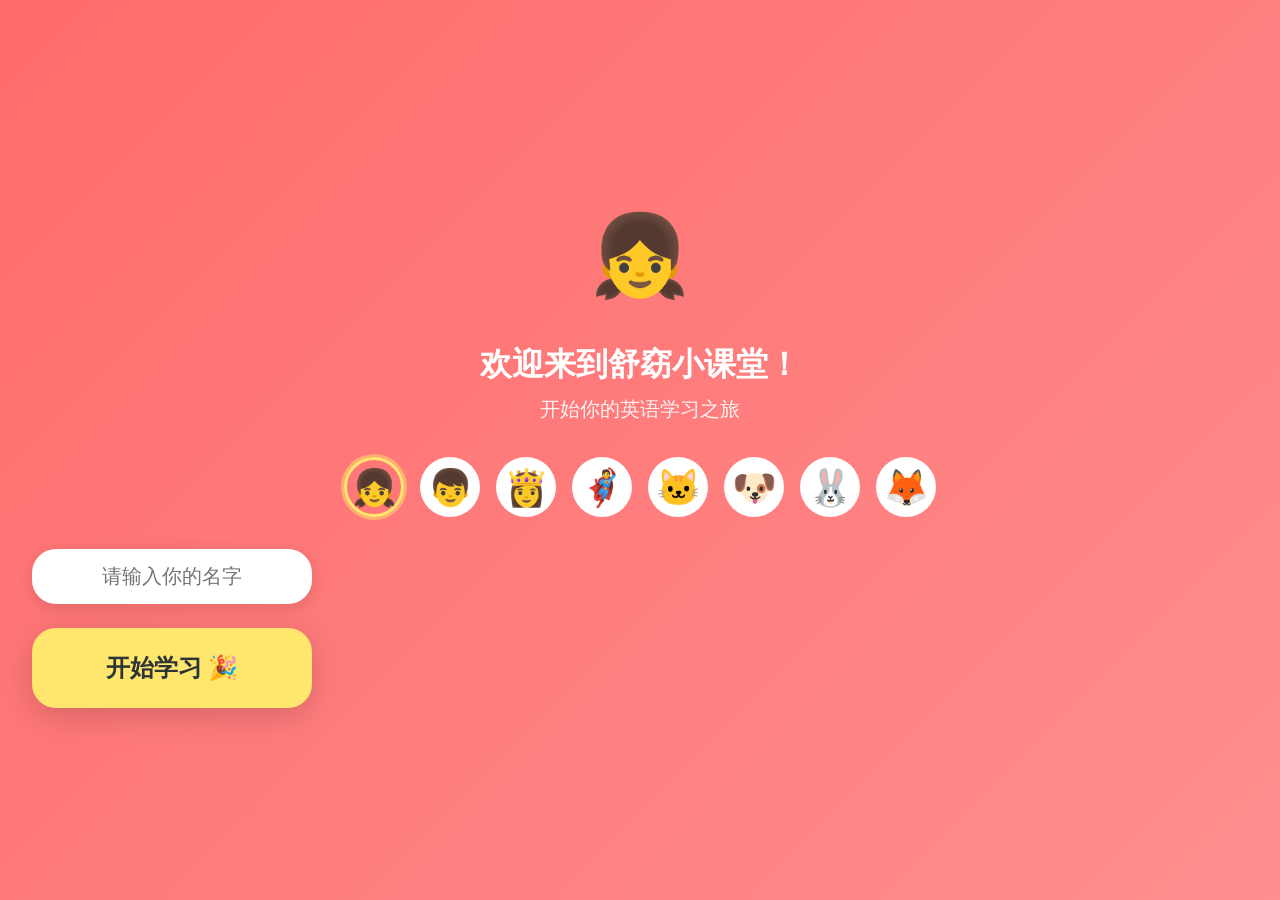
<file: index-standalone.html>
<!DOCTYPE html>
<html lang="zh-CN">
<head>
    <meta charset="UTF-8">
    <meta name="viewport" content="width=device-width, initial-scale=1.0, maximum-scale=1.0, user-scalable=no">
    <meta name="description" content="舒窈小课堂 - 小学三年级英语学习">
    <meta name="theme-color" content="#FF6B6B">
    <title>舒窈小课堂</title>
    <link rel="icon" type="image/svg+xml" href="data:image/svg+xml,<svg xmlns='http://www.w3.org/2000/svg' viewBox='0 0 100 100'><text y='.9em' font-size='90'>👧</text></svg>">
    
    <!-- DNS预解析和预连接 - 加速外部资源 -->
    <link rel="dns-prefetch" href="https://code.responsivevoice.org">
    <link rel="dns-prefetch" href="https://tts.baidu.com">
    <link rel="dns-prefetch" href="https://translate.google.com">
    <link rel="dns-prefetch" href="https://raw.githubusercontent.com">
    <link rel="preconnect" href="https://code.responsivevoice.org" crossorigin>
    <link rel="preconnect" href="https://tts.baidu.com" crossorigin>
    
    <!-- 预加载关键资源 -->
    <link rel="preload" href="data:application/javascript," as="script">
    
    <style>
/**
 * 小学英语学习App - 样式表
 * 儿童友好的明亮色彩和大按钮设计
 */

/* ==================== 变量定义 ==================== */
:root {
    /* 主色调 */
    --primary: #FF6B6B;
    --primary-light: #FF8E8E;
    --primary-dark: #E85555;
    
    /* 辅助色 */
    --secondary: #4ECDC4;
    --secondary-light: #7EDED7;
    --secondary-dark: #3DBDB4;
    
    /* 强调色 */
    --accent: #FFE66D;
    --accent-dark: #FFD93D;
    
    /* 背景色 */
    --bg-primary: #F7F9FC;
    --bg-secondary: #FFFFFF;
    --bg-card: #FFFFFF;
    
    /* 文字颜色 */
    --text-primary: #2D3436;
    --text-secondary: #636E72;
    --text-light: #B2BEC3;
    --text-white: #FFFFFF;
    
    /* 状态颜色 */
    --success: #00B894;
    --warning: #FDCB6E;
    --danger: #E17055;
    --info: #74B9FF;
    
    /* 模块颜色 */
    --module1: #FF6B6B;
    --module2: #FF8E8E;
    --module3: #4ECDC4;
    --module4: #FFE66D;
    
    /* 阴影 */
    --shadow-sm: 0 2px 8px rgba(0, 0, 0, 0.08);
    --shadow-md: 0 4px 16px rgba(0, 0, 0, 0.12);
    --shadow-lg: 0 8px 32px rgba(0, 0, 0, 0.16);
    
    /* 圆角 */
    --radius-sm: 8px;
    --radius-md: 16px;
    --radius-lg: 24px;
    --radius-xl: 32px;
    
    /* 字体大小 */
    --font-xs: 12px;
    --font-sm: 14px;
    --font-md: 16px;
    --font-lg: 20px;
    --font-xl: 24px;
    --font-xxl: 32px;
    --font-giant: 48px;
    
    /* 间距 */
    --space-xs: 4px;
    --space-sm: 8px;
    --space-md: 16px;
    --space-lg: 24px;
    --space-xl: 32px;
    --space-xxl: 48px;
    
    /* 导航高度 */
    --nav-height: 70px;
}

/* ==================== 基础样式 ==================== */
* {
    margin: 0;
    padding: 0;
    box-sizing: border-box;
}

html, body {
    font-family: -apple-system, BlinkMacSystemFont, 'Segoe UI', Roboto, 'Helvetica Neue', Arial, sans-serif;
    font-size: var(--font-md);
    line-height: 1.6;
    color: var(--text-primary);
    background-color: var(--bg-primary);
    -webkit-font-smoothing: antialiased;
    -moz-osx-font-smoothing: grayscale;
}

body {
    min-height: 100vh;
    overflow-x: hidden;
}

h1, h2, h3, h4, h5, h6 {
    font-weight: 600;
    line-height: 1.3;
}

/* ==================== 用户相关页面 ==================== */
.user-page {
    padding: var(--space-xl);
    min-height: 100vh;
    display: flex;
    flex-direction: column;
    justify-content: center;
}

/* 用户选择页面 - 欢迎页样式 */
.welcome-user-page, .user-select-page {
    padding: 40px 20px;
    text-align: center;
    min-height: 100vh;
    display: flex;
    flex-direction: column;
    justify-content: center;
}

.welcome-user-page .welcome-icon {
    font-size: 80px;
    margin-bottom: 20px;
}

.user-form {
    max-width: 300px;
    margin: 30px auto;
}

.user-form .user-name-input {
    width: 100%;
    padding: 16px;
    font-size: 18px;
    border: 2px solid var(--bg-primary);
    border-radius: var(--radius-lg);
    text-align: center;
    margin-bottom: 20px;
}

.avatar-select {
    display: flex;
    justify-content: center;
    gap: 12px;
    margin-bottom: 24px;
}

.avatar-option {
    width: 60px;
    height: 60px;
    font-size: 36px;
    border-radius: 50%;
    background: white;
    border: 3px solid transparent;
    cursor: pointer;
    display: flex;
    align-items: center;
    justify-content: center;
    transition: all 0.2s;
}

.avatar-option:hover {
    transform: scale(1.1);
}

.avatar-option.selected {
    border-color: var(--primary);
    background: rgba(255, 107, 107, 0.1);
}

.create-user-btn, .add-user-btn {
    width: 100%;
    padding: 16px;
    background: linear-gradient(135deg, var(--primary) 0%, var(--primary-light) 100%);
    color: white;
    border: none;
    border-radius: var(--radius-lg);
    font-size: 18px;
    font-weight: 600;
    cursor: pointer;
}

.add-user-btn {
    background: var(--bg-card);
    color: var(--text-primary);
    margin-top: 20px;
}

.user-list {
    margin: 24px 0;
}

.user-card {
    display: flex;
    align-items: center;
    padding: 20px;
    background: var(--bg-card);
    border-radius: var(--radius-lg);
    margin-bottom: 12px;
    cursor: pointer;
    transition: all 0.2s;
    box-shadow: var(--shadow-sm);
}

.user-card:hover {
    transform: translateY(-2px);
    box-shadow: var(--shadow-md);
}

.user-card .user-avatar {
    font-size: 40px;
    margin-right: 16px;
}

.user-card .user-name {
    font-size: 20px;
    font-weight: 600;
}

.page-subtitle {
    color: var(--text-secondary);
    font-size: var(--font-md);
    margin-top: var(--space-sm);
}

.current-user-info {
    color: var(--text-secondary);
    font-size: var(--font-sm);
    margin-bottom: var(--space-md);
}

.welcome-page {
    text-align: center;
    padding: var(--space-xl);
    min-height: 100vh;
    display: flex;
    flex-direction: column;
    justify-content: center;
    background: linear-gradient(135deg, var(--primary) 0%, var(--primary-light) 100%);
}

.welcome-icon {
    font-size: 80px;
    margin-bottom: var(--space-lg);
    animation: bounce 2s infinite;
}

@keyframes bounce {
    0%, 100% { transform: translateY(0); }
    50% { transform: translateY(-10px); }
}

.welcome-page h1 {
    color: white;
    font-size: var(--font-xxl);
    margin-bottom: var(--space-sm);
}

.welcome-page p {
    color: rgba(255,255,255,0.9);
    font-size: var(--font-lg);
    margin-bottom: var(--space-xl);
}

.user-avatar-select {
    display: flex;
    justify-content: center;
    gap: var(--space-md);
    margin-bottom: var(--space-xl);
    flex-wrap: wrap;
}

.avatar-option {
    width: 60px;
    height: 60px;
    font-size: 36px;
    border-radius: 50%;
    background: white;
    border: 3px solid transparent;
    cursor: pointer;
    display: flex;
    align-items: center;
    justify-content: center;
    transition: all 0.2s;
}

.avatar-option:hover {
    transform: scale(1.1);
}

.avatar-option.selected {
    border-color: var(--accent);
    box-shadow: 0 0 0 3px rgba(255, 230, 109, 0.5);
}

.user-name-input {
    width: 100%;
    max-width: 280px;
    padding: var(--space-md) var(--space-lg);
    border: none;
    border-radius: var(--radius-lg);
    font-size: var(--font-lg);
    text-align: center;
    margin-bottom: var(--space-lg);
    box-shadow: var(--shadow-md);
}

.start-btn {
    width: 100%;
    max-width: 280px;
    padding: var(--space-lg) var(--space-xl);
    background: var(--accent);
    color: var(--text-primary);
    border: none;
    border-radius: var(--radius-lg);
    font-size: var(--font-xl);
    font-weight: 600;
    cursor: pointer;
    box-shadow: var(--shadow-lg);
    transition: all 0.2s;
}

.start-btn:active {
    transform: scale(0.96);
}

/* 用户选择页面 */
.user-select-page {
    padding: var(--space-xl);
    min-height: 100vh;
    display: flex;
    flex-direction: column;
    justify-content: center;
}

.user-select-page h1 {
    text-align: center;
    font-size: var(--font-xl);
    color: var(--text-primary);
    margin-bottom: var(--space-xl);
}

.user-list {
    margin-bottom: var(--space-xl);
}

.user-card {
    display: flex;
    align-items: center;
    padding: var(--space-lg);
    background: var(--bg-card);
    border-radius: var(--radius-lg);
    margin-bottom: var(--space-md);
    cursor: pointer;
    transition: all 0.2s;
    box-shadow: var(--shadow-sm);
}

.user-card:hover {
    transform: translateY(-2px);
    box-shadow: var(--shadow-md);
}

.user-card:active {
    transform: scale(0.98);
}

.user-avatar-large {
    font-size: 48px;
    margin-right: var(--space-lg);
}

.user-info {
    flex: 1;
}

.user-name-large {
    font-size: var(--font-xl);
    font-weight: 600;
    color: var(--text-primary);
}

.user-stats {
    font-size: var(--font-sm);
    color: var(--text-secondary);
    margin-top: var(--space-xs);
}

.add-user-btn {
    width: 100%;
    padding: var(--space-lg);
    background: var(--bg-card);
    border: 2px dashed var(--text-light);
    border-radius: var(--radius-lg);
    font-size: var(--font-lg);
    color: var(--text-secondary);
    cursor: pointer;
    transition: all 0.2s;
}

.add-user-btn:hover {
    border-color: var(--primary);
    color: var(--primary);
}

/* 当前用户指示器 */
.current-user-indicator {
    display: flex;
    align-items: center;
    padding: var(--space-sm) var(--space-md);
    background: var(--bg-card);
    border-radius: var(--radius-md);
    cursor: pointer;
    transition: all 0.2s;
}

.current-user-indicator:hover {
    background: var(--bg-primary);
}

/* 头部切换区域 */
.header-switches {
    display: flex;
    gap: 12px;
    margin-bottom: 16px;
}

.header-switches > div {
    flex: 1;
}

.current-user-indicator {
    display: flex;
    align-items: center;
    padding: var(--space-sm) var(--space-md);
    background: var(--bg-card);
    border-radius: var(--radius-md);
    cursor: pointer;
    transition: all 0.2s;
}

.current-user-indicator:hover {
    background: var(--bg-primary);
}

.current-user-avatar {
    font-size: 24px;
    margin-right: var(--space-sm);
}

.current-user-name {
    font-size: var(--font-sm);
    font-weight: 600;
}

/* 年级选择器 */
.grade-indicator {
    display: flex;
    align-items: center;
    justify-content: center;
    gap: 8px;
    padding: var(--space-sm) var(--space-md);
    background: linear-gradient(135deg, var(--primary) 0%, var(--primary-light) 100%);
    border-radius: var(--radius-md);
    cursor: pointer;
    transition: all 0.2s;
    color: white;
    font-weight: 600;
}

.grade-indicator:hover {
    transform: translateY(-1px);
    box-shadow: var(--shadow-md);
}

.grade-indicator:active {
    transform: scale(0.98);
}

.grade-indicator .grade-icon {
    font-size: 20px;
}

/* 年级选择页面 */
.grade-select-page {
    padding: var(--space-md);
}

.grade-select-page h1 {
    text-align: center;
    font-size: var(--font-xl);
    margin-bottom: var(--space-xl);
    color: var(--text-primary);
}

.grade-list {
    display: flex;
    flex-direction: column;
    gap: var(--space-md);
}

.grade-card {
    display: flex;
    align-items: center;
    justify-content: space-between;
    padding: var(--space-lg);
    background: var(--bg-card);
    border-radius: var(--radius-lg);
    cursor: pointer;
    transition: all 0.2s;
    box-shadow: var(--shadow-sm);
    border: 2px solid transparent;
}

.grade-card:hover {
    transform: translateY(-2px);
    box-shadow: var(--shadow-md);
    border-color: var(--primary-light);
}

.grade-card:active {
    transform: scale(0.98);
}

.grade-card.current {
    border-color: var(--primary);
    background: rgba(255, 107, 107, 0.08);
}

.grade-card .grade-info {
    display: flex;
    flex-direction: column;
}

.grade-card .grade-name {
    font-size: var(--font-lg);
    font-weight: 600;
    color: var(--text-primary);
    margin-bottom: 4px;
}

.grade-card .grade-modules {
    font-size: var(--font-sm);
    color: var(--text-secondary);
}

.grade-card .grade-check {
    font-size: 24px;
    color: var(--primary);
    opacity: 0;
    transition: opacity 0.2s;
}

.grade-card.current .grade-check {
    opacity: 1;
}

/* ==================== 导航栏 ==================== */
#nav {
    position: fixed;
    bottom: 0;
    left: 0;
    right: 0;
    height: var(--nav-height);
    background: var(--bg-secondary);
    box-shadow: 0 -4px 20px rgba(0, 0, 0, 0.08);
    display: flex;
    justify-content: space-around;
    align-items: center;
    z-index: 100;
    padding: 0 var(--space-md);
}

.nav-item {
    display: flex;
    flex-direction: column;
    align-items: center;
    justify-content: center;
    padding: var(--space-sm) var(--space-md);
    color: var(--text-secondary);
    text-decoration: none;
    border-radius: var(--radius-md);
    transition: all 0.2s ease;
    cursor: pointer;
    background: none;
    border: none;
    font-size: var(--font-xs);
    min-width: 60px;
}

.nav-item .nav-icon {
    font-size: 24px;
    margin-bottom: 2px;
    transition: transform 0.2s ease;
}

.nav-item span:last-child {
    font-size: 11px;
}

.nav-item.active {
    color: var(--primary);
}

.nav-item.active .nav-icon {
    transform: scale(1.1);
}

/* ==================== 答题选项样式 ==================== */
.quiz-options {
    display: grid;
    grid-template-columns: 1fr 1fr;
    gap: var(--space-md);
    margin-top: var(--space-lg);
}

.quiz-option {
    padding: var(--space-lg);
    background: var(--bg-card);
    border: 2px solid var(--bg-primary);
    border-radius: var(--radius-lg);
    font-size: var(--font-lg);
    cursor: pointer;
    transition: all 0.2s;
    text-align: center;
    box-shadow: var(--shadow-sm);
}

.quiz-option:hover {
    border-color: var(--primary-light);
}

.quiz-option:active {
    transform: scale(0.96);
}

.quiz-option.selected {
    border-color: var(--primary);
    background: rgba(255, 107, 107, 0.1);
}

.quiz-option.correct {
    border-color: var(--success);
    background: rgba(0, 184, 148, 0.1);
}

.quiz-option.wrong {
    border-color: var(--danger);
    background: rgba(225, 112, 85, 0.1);
}

/* 答题反馈 */
.quiz-feedback {
    text-align: center;
    padding: var(--space-lg);
    margin-top: var(--space-lg);
    border-radius: var(--radius-lg);
}

.quiz-feedback.correct {
    background: linear-gradient(135deg, #E8F8F5 0%, #D4EDDA 100%);
    color: var(--success);
}

.quiz-feedback.wrong {
    background: linear-gradient(135deg, #FFF5F5 0%, #FFE8E8 100%);
    color: var(--danger);
}

.quiz-feedback .feedback-icon {
    font-size: 48px;
    margin-bottom: var(--space-sm);
}

.quiz-feedback .feedback-text {
    font-size: var(--font-lg);
    font-weight: 600;
}

/* 题目标签 */
.question-type-label {
    background: var(--secondary);
    color: white;
    padding: var(--space-xs) var(--space-md);
    border-radius: var(--radius-md);
    font-size: var(--font-sm);
    display: inline-block;
    margin-bottom: var(--space-md);
}

/* 大播放按钮 */
.audio-btn-large {
    background: linear-gradient(135deg, var(--secondary) 0%, var(--secondary-light) 100%);
    color: white;
    border: none;
    padding: 16px 32px;
    border-radius: var(--radius-lg);
    font-size: 18px;
    cursor: pointer;
    margin: 16px 0;
    box-shadow: var(--shadow-md);
    transition: all 0.2s;
}

.audio-btn-large:hover {
    transform: translateY(-2px);
    box-shadow: var(--shadow-lg);
}

.audio-btn-large:active {
    transform: scale(0.98);
}

/* 高亮字母样式 */
.highlight-letters {
    color: var(--danger);
    text-decoration: underline;
    font-weight: bold;
}

.word-highlighted {
    font-size: var(--font-giant);
    font-weight: 700;
    color: var(--primary);
    margin: var(--space-lg) 0;
}

.word-highlighted .highlight {
    color: var(--danger);
    text-decoration: underline;
}

/* 听音按钮 */
.play-audio-btn {
    display: inline-flex;
    align-items: center;
    gap: var(--space-sm);
    padding: var(--space-md) var(--space-xl);
    background: linear-gradient(135deg, var(--primary) 0%, var(--primary-light) 100%);
    color: white;
    border: none;
    border-radius: var(--radius-lg);
    font-size: var(--font-lg);
    font-weight: 600;
    cursor: pointer;
    margin-bottom: var(--space-lg);
    box-shadow: var(--shadow-md);
    transition: all 0.2s;
}

.play-audio-btn:active {
    transform: scale(0.96);
}

/* 单词卡片 */
.word-card {
    background: var(--bg-card);
    border-radius: var(--radius-xl);
    padding: var(--space-xxl);
    text-align: center;
    box-shadow: var(--shadow-md);
    margin-bottom: var(--space-xl);
}

.word-main {
    margin-bottom: var(--space-xl);
}

.word-text {
    font-size: var(--font-giant);
    font-weight: 700;
    color: var(--primary);
    margin-bottom: var(--space-sm);
    letter-spacing: 2px;
}

.word-phonetic {
    font-size: var(--font-lg);
    color: var(--text-secondary);
    margin-bottom: var(--space-sm);
}

.word-chinese {
    font-size: var(--font-xl);
    color: var(--text-primary);
}

.speak-btn {
    display: block;
    width: 100%;
    padding: var(--space-lg);
    background: linear-gradient(135deg, var(--primary) 0%, var(--primary-light) 100%);
    color: white;
    border: none;
    border-radius: var(--radius-lg);
    font-size: var(--font-lg);
    font-weight: 600;
    cursor: pointer;
    transition: all 0.2s ease;
    box-shadow: var(--shadow-md);
}

.speak-btn:active {
    transform: scale(0.95);
}

/* 复习卡片页 */
.review-card-page {
    padding: var(--space-sm);
}

.review-word-card {
    background: var(--bg-card);
    border-radius: var(--radius-xl);
    padding: var(--space-xxl);
    text-align: center;
    box-shadow: var(--shadow-md);
    margin-bottom: var(--space-xl);
}

.word-display {
    margin-bottom: var(--space-xl);
}

.reveal-area {
    text-align: center;
    margin-bottom: var(--space-xl);
}

.reveal-btn {
    display: inline-block;
    padding: var(--space-lg) var(--space-xxl);
    background: linear-gradient(135deg, var(--secondary) 0%, var(--secondary-light) 100%);
    color: white;
    border: none;
    border-radius: var(--radius-lg);
    font-size: var(--font-lg);
    font-weight: 600;
    cursor: pointer;
    box-shadow: var(--shadow-md);
}

.answer-buttons {
    text-align: center;
}

.answer-prompt {
    font-size: var(--font-lg);
    color: var(--text-secondary);
    margin-bottom: var(--space-lg);
}

.answer-btns {
    display: flex;
    gap: var(--space-md);
    justify-content: center;
}

.answer-btn {
    padding: var(--space-lg) var(--space-xl);
    border: none;
    border-radius: var(--radius-lg);
    font-size: var(--font-lg);
    font-weight: 600;
    cursor: pointer;
    transition: all 0.2s ease;
}

.answer-btn.wrong {
    background: var(--danger);
    color: white;
}

.answer-btn.correct {
    background: var(--success);
    color: white;
}

/* 完成页 */
.complete-page {
    padding: var(--space-xl);
    text-align: center;
}

.complete-icon {
    font-size: 80px;
    margin-bottom: var(--space-lg);
    animation: celebrate 0.5s ease;
}

@keyframes celebrate {
    0% { transform: scale(0); }
    50% { transform: scale(1.2); }
    100% { transform: scale(1); }
}

.complete-page h1 {
    font-size: var(--font-xxl);
    color: var(--primary);
    margin-bottom: var(--space-sm);
}

.complete-message {
    font-size: var(--font-lg);
    color: var(--text-secondary);
    margin-bottom: var(--space-xl);
}

.complete-stats {
    display: flex;
    justify-content: center;
    gap: var(--space-xl);
    margin-bottom: var(--space-xl);
}

.complete-stat {
    display: flex;
    flex-direction: column;
    align-items: center;
}

.complete-stat .stat-num {
    font-size: var(--font-xxl);
    font-weight: 700;
    color: var(--primary);
}

.complete-stat .stat-label {
    font-size: var(--font-sm);
    color: var(--text-secondary);
}

.complete-actions {
    display: flex;
    flex-direction: column;
    gap: var(--space-md);
}

/* ==================== 其他样式保持不变 ==================== */

/* 应用容器 */
.app-container {
    max-width: 480px;
    margin: 0 auto;
    padding: var(--space-md);
}

/* 欢迎卡片 */
.welcome-card {
    background: linear-gradient(135deg, var(--primary) 0%, var(--primary-light) 100%);
    border-radius: var(--radius-xl);
    padding: var(--space-xl);
    color: var(--text-white);
    text-align: center;
    margin-bottom: var(--space-lg);
    box-shadow: var(--shadow-lg);
}

.welcome-subtitle {
    opacity: 0.9;
    font-size: var(--font-sm);
}

.stats-row {
    display: flex;
    justify-content: space-around;
    margin-top: var(--space-lg);
}

.stat-item {
    display: flex;
    flex-direction: column;
    align-items: center;
}

.stat-number {
    font-size: var(--font-xxl);
    font-weight: 700;
}

.stat-label {
    font-size: var(--font-xs);
    opacity: 0.9;
}

/* 复习提醒 */
.review-reminder {
    background: linear-gradient(135deg, var(--secondary) 0%, var(--secondary-light) 100%);
    border-radius: var(--radius-lg);
    padding: var(--space-md);
    display: flex;
    align-items: center;
    margin-bottom: var(--space-lg);
    cursor: pointer;
    transition: transform 0.2s ease;
    box-shadow: var(--shadow-md);
}

.review-reminder:active {
    transform: scale(0.98);
}

.reminder-icon {
    font-size: 36px;
    margin-right: var(--space-md);
}

.reminder-content {
    flex: 1;
    color: var(--text-white);
}

.reminder-content strong {
    font-size: var(--font-md);
}

.reminder-content p {
    font-size: var(--font-sm);
    opacity: 0.9;
}

.reminder-arrow {
    font-size: 24px;
    color: var(--text-white);
}

/* 区块标题 */
.section-title {
    display: flex;
    align-items: center;
    gap: var(--space-sm);
    font-size: var(--font-lg);
    font-weight: 600;
    margin-bottom: var(--space-md);
    color: var(--text-primary);
}

/* 模块卡片网格 */
.modules-grid {
    display: grid;
    grid-template-columns: repeat(2, 1fr);
    gap: var(--space-md);
    margin-bottom: var(--space-lg);
}

.module-card {
    background: var(--bg-card);
    border-radius: var(--radius-lg);
    padding: var(--space-lg);
    text-align: center;
    box-shadow: var(--shadow-sm);
    cursor: pointer;
    transition: all 0.2s ease;
    border: 2px solid transparent;
}

.module-card:active {
    transform: scale(0.96);
}

.module-card:hover {
    border-color: var(--primary-light);
}

.module-icon {
    font-size: 40px;
    margin-bottom: var(--space-sm);
}

.module-card h3 {
    font-size: var(--font-md);
    margin-bottom: var(--space-xs);
}

.module-name-cn {
    font-size: var(--font-xs);
    color: var(--text-secondary);
    margin-bottom: var(--space-sm);
}

.module-units {
    font-size: var(--font-xs);
    color: var(--text-light);
}

/* 快速操作按钮 */
.quick-actions {
    display: grid;
    grid-template-columns: repeat(2, 1fr);
    gap: var(--space-md);
}

.quick-btn {
    display: flex;
    flex-direction: column;
    align-items: center;
    justify-content: center;
    padding: var(--space-lg);
    border-radius: var(--radius-lg);
    border: none;
    cursor: pointer;
    transition: all 0.2s ease;
    font-size: var(--font-md);
    font-weight: 600;
}

.quick-btn.primary {
    background: linear-gradient(135deg, var(--accent) 0%, var(--accent-dark) 100%);
    color: var(--text-primary);
}

.quick-btn.secondary {
    background: linear-gradient(135deg, var(--info) 0%, #5BA4F5 100%);
    color: var(--text-white);
}

.quick-icon {
    font-size: 28px;
    margin-bottom: var(--space-xs);
}

/* 返回按钮 */
.back-btn {
    background: var(--bg-card);
    border: none;
    padding: var(--space-sm) var(--space-md);
    border-radius: var(--radius-md);
    font-size: var(--font-sm);
    color: var(--text-primary);
    cursor: pointer;
    display: inline-flex;
    align-items: center;
    gap: var(--space-xs);
    box-shadow: var(--shadow-sm);
    margin-bottom: var(--space-md);
}

.back-btn:active {
    transform: scale(0.96);
}

/* 学习头部 */
.learning-header {
    display: flex;
    align-items: center;
    justify-content: space-between;
    margin-bottom: var(--space-lg);
}

.learning-progress {
    flex: 1;
    margin: 0 var(--space-md);
}

.progress-bar {
    height: 8px;
    background: #E8E8E8;
    border-radius: 4px;
    overflow: hidden;
}

.progress-text {
    font-size: var(--font-xs);
    color: var(--text-secondary);
    text-align: center;
    display: block;
    margin-top: var(--space-xs);
}

.progress-fill {
    height: 100%;
    background: linear-gradient(90deg, var(--secondary) 0%, var(--secondary-light) 100%);
    border-radius: 3px;
    transition: width 0.3s ease;
}

.fav-btn {
    background: none;
    border: none;
    font-size: 24px;
    cursor: pointer;
    padding: var(--space-sm);
}

.fav-btn:active {
    transform: scale(1.2);
}

.word-chinese.hidden {
    visibility: hidden;
}

.word-chinese.hidden::after {
    content: '?????';
    visibility: visible;
    color: #ccc;
}

/* 按钮样式 */
.action-btn {
    padding: var(--space-md) var(--space-lg);
    border: none;
    border-radius: var(--radius-lg);
    font-size: var(--font-md);
    font-weight: 600;
    cursor: pointer;
    transition: all 0.2s ease;
}

.action-btn:active {
    transform: scale(0.96);
}

.action-btn.primary {
    background: linear-gradient(135deg, var(--primary) 0%, var(--primary-light) 100%);
    color: white;
    box-shadow: var(--shadow-md);
}

.action-btn.secondary {
    background: var(--bg-primary);
    color: var(--text-primary);
}

.card-actions {
    display: flex;
    gap: var(--space-md);
    margin-bottom: var(--space-lg);
}

.card-actions .action-btn {
    flex: 1;
}

.card-info {
    text-align: center;
}

.status-tag {
    display: inline-block;
    padding: var(--space-xs) var(--space-md);
    border-radius: var(--radius-md);
    font-size: var(--font-sm);
    background: var(--bg-primary);
    color: var(--text-secondary);
}

.status-tag.new {
    background: var(--info);
    color: white;
}

.status-tag.mastered {
    background: var(--success);
    color: white;
}

.status-tag.learning {
    background: var(--warning);
    color: var(--text-primary);
}

/* 单元卡片 */
.unit-card {
    background: var(--bg-card);
    border-radius: var(--radius-lg);
    padding: var(--space-md);
    box-shadow: var(--shadow-sm);
    margin-bottom: var(--space-md);
}

.unit-header {
    display: flex;
    align-items: center;
    justify-content: space-between;
    cursor: pointer;
    margin-bottom: var(--space-sm);
}

.unit-info {
    display: flex;
    align-items: center;
    gap: var(--space-md);
}

.unit-number {
    width: 40px;
    height: 40px;
    background: linear-gradient(135deg, var(--primary) 0%, var(--primary-light) 100%);
    color: white;
    border-radius: 50%;
    display: flex;
    align-items: center;
    justify-content: center;
    font-weight: 700;
    font-size: var(--font-md);
}

.unit-text h3 {
    font-size: var(--font-md);
    margin-bottom: 2px;
}

.unit-text p {
    font-size: var(--font-xs);
    color: var(--text-secondary);
}

.unit-arrow {
    font-size: 24px;
    color: var(--text-light);
}

.unit-progress-bar {
    height: 6px;
    background: #E8E8E8;
    border-radius: 3px;
    overflow: hidden;
    margin-bottom: var(--space-xs);
}

.unit-progress-text {
    font-size: var(--font-xs);
    color: var(--text-light);
    text-align: right;
    margin-bottom: var(--space-sm);
}

.unit-actions {
    display: flex;
    gap: var(--space-sm);
    justify-content: space-between;
}

.unit-action-btn {
    flex: 1;
    padding: var(--space-sm);
    border: none;
    border-radius: var(--radius-md);
    background: var(--bg-primary);
    color: var(--text-primary);
    font-size: var(--font-xs);
    cursor: pointer;
    transition: all 0.2s ease;
}

.unit-action-btn:active {
    transform: scale(0.95);
    background: var(--primary-light);
    color: white;
}

/* 学习选项卡片 */
.learning-option-card {
    background: var(--bg-card);
    border-radius: var(--radius-lg);
    padding: var(--space-lg);
    display: flex;
    align-items: center;
    cursor: pointer;
    transition: all 0.2s ease;
    box-shadow: var(--shadow-sm);
    margin-bottom: var(--space-md);
}

.learning-option-card:active {
    transform: scale(0.98);
}

.option-icon {
    font-size: 36px;
    margin-right: var(--space-md);
}

.option-content {
    flex: 1;
}

.option-content h3 {
    font-size: var(--font-md);
    margin-bottom: 2px;
}

.option-content p {
    font-size: var(--font-sm);
    color: var(--text-secondary);
}

.option-arrow {
    font-size: 24px;
    color: var(--text-light);
}

/* 复习页面 */
.review-page {
    padding: var(--space-sm);
}

.review-page.empty {
    text-align: center;
    padding: var(--space-xxl) var(--space-md);
}

.empty-icon {
    font-size: 80px;
    margin-bottom: var(--space-lg);
}

.empty-hint {
    color: var(--text-light);
    margin-top: var(--space-sm);
}

.review-stats {
    display: flex;
    justify-content: center;
    gap: var(--space-md);
    margin: var(--space-xl) 0;
}

.stat-card {
    background: var(--bg-card);
    border-radius: var(--radius-lg);
    padding: var(--space-md) var(--space-lg);
    text-align: center;
    box-shadow: var(--shadow-sm);
    display: flex;
    flex-direction: column;
    align-items: center;
}

.stat-card.large {
    padding: var(--space-lg) var(--space-xl);
}

.stat-icon {
    font-size: 24px;
    margin-bottom: var(--space-xs);
}

.stat-card .stat-num {
    font-size: var(--font-xxl);
    font-weight: 700;
    color: var(--primary);
}

.stat-card .stat-label {
    font-size: var(--font-sm);
    color: var(--text-secondary);
}

.start-review-btn {
    display: block;
    width: 100%;
    padding: var(--space-lg);
    background: linear-gradient(135deg, var(--primary) 0%, var(--primary-light) 100%);
    color: white;
    border: none;
    border-radius: var(--radius-lg);
    font-size: var(--font-xl);
    font-weight: 600;
    cursor: pointer;
    box-shadow: var(--shadow-lg);
    margin-bottom: var(--space-xl);
}

.start-select-btn {
    width: 100%;
    padding: var(--space-lg);
    background: linear-gradient(135deg, var(--primary) 0%, var(--primary-light) 100%);
    color: white;
    border: none;
    border-radius: var(--radius-lg);
    font-size: var(--font-xl);
    font-weight: 600;
    cursor: pointer;
    box-shadow: var(--shadow-lg);
    position: fixed;
    bottom: 85px;
    left: 16px;
    right: 16px;
    z-index: 50;
}

.start-select-btn:disabled {
    background: #ccc;
    cursor: not-allowed;
}

.start-select-btn:active:not(:disabled) {
    transform: scale(0.98);
}

/* 预览标签 */
.preview-tags {
    display: flex;
    flex-wrap: wrap;
    gap: var(--space-sm);
}

.preview-tag {
    background: var(--bg-primary);
    padding: var(--space-xs) var(--space-sm);
    border-radius: var(--radius-md);
    font-size: var(--font-sm);
}

.preview-tag.mastered {
    background: var(--success);
    color: white;
}

.preview-tag.learning {
    background: var(--warning);
    color: var(--text-primary);
}

.preview-tag.new {
    background: var(--info);
    color: white;
}

/* 设置页面 */
.settings-page {
    padding: var(--space-sm);
}

.settings-section {
    background: var(--bg-card);
    border-radius: var(--radius-lg);
    padding: var(--space-md);
    margin-bottom: var(--space-lg);
    box-shadow: var(--shadow-sm);
}

.settings-section h3 {
    font-size: var(--font-md);
    margin-bottom: var(--space-md);
    color: var(--text-primary);
}

.setting-item {
    display: flex;
    align-items: center;
    justify-content: space-between;
    padding: var(--space-md) 0;
    border-bottom: 1px solid var(--bg-primary);
}

.setting-item:last-child {
    border-bottom: none;
}

.setting-item label {
    font-size: var(--font-md);
    color: var(--text-primary);
}

.speed-control {
    display: flex;
    align-items: center;
    gap: var(--space-sm);
}

.speed-btn {
    padding: var(--space-xs) var(--space-sm);
    background: var(--primary);
    color: white;
    border: none;
    border-radius: var(--radius-sm);
    font-size: var(--font-xs);
    cursor: pointer;
}

.speed-value {
    min-width: 50px;
    text-align: center;
    font-weight: 600;
}

.speed-slider {
    width: 100%;
    margin-top: var(--space-sm);
    -webkit-appearance: none;
    height: 8px;
    background: linear-gradient(90deg, var(--secondary) 0%, var(--primary) 100%);
    border-radius: 4px;
    outline: none;
}

.speed-slider::-webkit-slider-thumb {
    -webkit-appearance: none;
    width: 24px;
    height: 24px;
    background: white;
    border-radius: 50%;
    cursor: pointer;
    box-shadow: var(--shadow-md);
}

.setting-select {
    padding: var(--space-sm) var(--space-md);
    border: 1px solid var(--bg-primary);
    border-radius: var(--radius-md);
    font-size: var(--font-sm);
    background: white;
}

.setting-btn {
    display: block;
    width: 100%;
    padding: var(--space-md);
    background: var(--bg-primary);
    border: none;
    border-radius: var(--radius-md);
    font-size: var(--font-md);
    color: var(--text-primary);
    cursor: pointer;
    margin-bottom: var(--space-sm);
    transition: all 0.2s ease;
}

.setting-btn:active {
    transform: scale(0.98);
}

.setting-btn.danger {
    background: #FFE8E8;
    color: var(--danger);
}

.about-text {
    text-align: center;
    color: var(--text-secondary);
    font-size: var(--font-sm);
    line-height: 1.8;
}

/* 模态框 */
#modal {
    display: none;
    position: fixed;
    top: 0;
    left: 0;
    right: 0;
    bottom: 0;
    background: rgba(0, 0, 0, 0.5);
    z-index: 1000;
    align-items: center;
    justify-content: center;
    padding: var(--space-md);
}

#modal.show {
    display: flex;
}

.modal-content {
    background: white;
    border-radius: var(--radius-xl);
    padding: var(--space-xl);
    max-width: 320px;
    width: 100%;
    text-align: center;
}

.modal-content h3 {
    font-size: var(--font-xl);
    margin-bottom: var(--space-md);
}

.modal-content p {
    color: var(--text-secondary);
    margin-bottom: var(--space-xl);
}

.modal-buttons {
    display: flex;
    gap: var(--space-md);
    justify-content: center;
}

.modal-btn {
    padding: var(--space-md) var(--space-xl);
    border: none;
    border-radius: var(--radius-lg);
    font-size: var(--font-md);
    font-weight: 600;
    cursor: pointer;
}

.modal-btn.primary {
    background: var(--primary);
    color: white;
}

.modal-btn.secondary {
    background: var(--bg-primary);
    color: var(--text-primary);
}

.modal-btn.danger {
    background: var(--danger);
    color: white;
}

/* 提示框 */
#toast {
    position: fixed;
    bottom: calc(var(--nav-height) + var(--space-lg));
    left: 50%;
    transform: translateX(-50%) translateY(100px);
    background: var(--text-primary);
    color: white;
    padding: var(--space-md) var(--space-xl);
    border-radius: var(--radius-lg);
    font-size: var(--font-sm);
    z-index: 1001;
    opacity: 0;
    transition: all 0.3s ease;
}

#toast.show {
    transform: translateX(-50%) translateY(0);
    opacity: 1;
}

/* 随身听卡片 */
.morning-listen-card {
    background: linear-gradient(135deg, #FFE66D 0%, #FFD93D 100%);
    border-radius: var(--radius-lg);
    padding: var(--space-md);
    display: flex;
    align-items: center;
    margin-bottom: var(--space-lg);
    cursor: pointer;
    transition: transform 0.2s ease;
    box-shadow: var(--shadow-md);
}

.morning-listen-card:active {
    transform: scale(0.98);
}

.morning-icon {
    font-size: 40px;
    margin-right: var(--space-md);
}

.morning-content {
    flex: 1;
    color: var(--text-primary);
}

.morning-content strong {
    font-size: var(--font-lg);
}

.morning-content p {
    font-size: var(--font-sm);
    color: var(--text-secondary);
}

.morning-arrow {
    font-size: 24px;
}

/* 随身听选择页 */
.unit-select-page, .word-select-page {
    padding: var(--space-md);
    padding-bottom: 160px;
}

/* 底部按钮间距 - 防止被导航栏遮挡 */
.has-bottom-action {
    padding-bottom: 80px !important;
}

.select-header {
    display: flex;
    align-items: center;
    justify-content: space-between;
    margin-bottom: var(--space-lg);
}

.select-title {
    font-size: var(--font-lg);
    font-weight: 600;
    color: var(--text-primary);
}

.module-section {
    background: var(--bg-card);
    border-radius: var(--radius-lg);
    padding: var(--space-md);
    margin-bottom: var(--space-md);
    box-shadow: var(--shadow-sm);
}

.module-select-header {
    display: flex;
    align-items: center;
    margin-bottom: var(--space-md);
}

.module-checkbox {
    width: 24px;
    height: 24px;
    margin-right: var(--space-md);
    cursor: pointer;
    accent-color: var(--primary);
}

.module-select-title {
    font-size: var(--font-md);
    font-weight: 600;
    color: var(--module1);
}

.module-select-title.module2 { color: var(--module2); }
.module-select-title.module3 { color: var(--module3); }
.module-select-title.module4 { color: var(--accent-dark); }

.unit-select-item {
    display: flex;
    align-items: center;
    padding: var(--space-sm) 0;
    border-bottom: 1px solid var(--bg-primary);
    cursor: pointer;
}

.unit-select-item:last-child {
    border-bottom: none;
}

.unit-checkbox {
    width: 20px;
    height: 20px;
    margin-right: var(--space-md);
    cursor: pointer;
    accent-color: var(--primary);
}

.unit-info {
    flex: 1;
}

.unit-info .unit-name {
    font-size: var(--font-md);
    color: var(--text-primary);
}

.unit-info .unit-words {
    font-size: var(--font-xs);
    color: var(--text-secondary);
}

.word-select-toolbar {
    display: flex;
    align-items: center;
    justify-content: space-between;
    margin-bottom: var(--space-md);
    padding: var(--space-sm) var(--space-md);
    background: var(--bg-card);
    border-radius: var(--radius-md);
}

.order-toggle {
    display: flex;
    align-items: center;
    gap: var(--space-sm);
    cursor: pointer;
    font-size: var(--font-sm);
    color: var(--text-primary);
}

.order-toggle select {
    padding: var(--space-xs) var(--space-sm);
    border: 1px solid var(--bg-primary);
    border-radius: var(--radius-sm);
    font-size: var(--font-sm);
    cursor: pointer;
}

.select-all-btn {
    padding: var(--space-xs) var(--space-md);
    background: var(--info);
    color: white;
    border: none;
    border-radius: var(--radius-sm);
    font-size: var(--font-sm);
    cursor: pointer;
}

.select-all-btn.unselected {
    background: var(--text-light);
}

.word-list {
    background: var(--bg-card);
    border-radius: var(--radius-lg);
    padding: var(--space-md);
    margin-bottom: var(--space-md);
    box-shadow: var(--shadow-sm);
}

.word-item {
    display: flex;
    align-items: center;
    padding: var(--space-md) 0;
    border-bottom: 1px solid var(--bg-primary);
    cursor: pointer;
}

.word-item:last-child {
    border-bottom: none;
}

.word-checkbox {
    width: 20px;
    height: 20px;
    margin-right: var(--space-md);
    cursor: pointer;
    accent-color: var(--primary);
}

.word-main-info {
    flex: 1;
}

.word-english {
    font-size: var(--font-md);
    font-weight: 600;
    color: var(--primary);
}

.word-details {
    font-size: var(--font-sm);
    color: var(--text-secondary);
    margin-top: 2px;
}

.word-chinese-preview {
    font-size: var(--font-sm);
    color: var(--text-primary);
    margin-left: var(--space-sm);
}

.selected-count {
    text-align: center;
    padding: var(--space-md);
    background: var(--bg-card);
    border-radius: var(--radius-md);
    margin-bottom: var(--space-md);
    font-size: var(--font-md);
    color: var(--text-secondary);
}

.selected-count strong {
    color: var(--primary);
    font-size: var(--font-lg);
}

/* 播放页 */
.listening-page {
    text-align: center;
    padding-top: var(--space-xl);
}

.listening-controls-top {
    display: flex;
    justify-content: space-between;
    margin-bottom: var(--space-xl);
}

.stop-btn, .pause-btn {
    padding: var(--space-md) var(--space-lg);
    border: none;
    border-radius: var(--radius-md);
    font-size: var(--font-md);
    cursor: pointer;
    transition: all 0.2s ease;
}

.stop-btn {
    background: var(--bg-card);
    color: var(--text-primary);
}

.pause-btn {
    background: var(--secondary);
    color: white;
}

.pause-btn.paused {
    background: var(--primary);
}

.stop-btn:active, .pause-btn:active {
    transform: scale(0.95);
}

.current-word-display {
    background: var(--bg-card);
    border-radius: var(--radius-xl);
    padding: var(--space-xxl);
    margin: var(--space-lg) 0;
    box-shadow: var(--shadow-lg);
}

.current-word-display .word-text {
    font-size: 56px;
    font-weight: 700;
    color: var(--primary);
    margin-bottom: var(--space-sm);
}

.current-word-display .word-phonetic {
    font-size: var(--font-xl);
    color: var(--text-secondary);
    margin-bottom: var(--space-md);
}

.current-word-display .word-chinese {
    font-size: var(--font-xxl);
    color: var(--text-primary);
    margin-bottom: var(--space-lg);
}

.current-word-display .word-example {
    font-size: var(--font-md);
    color: var(--text-secondary);
    font-style: italic;
    padding-top: var(--space-md);
    border-top: 1px dashed var(--bg-primary);
}

.playing-progress {
    color: var(--text-secondary);
    font-size: var(--font-lg);
    margin-bottom: var(--space-lg);
}

.playing-progress strong {
    color: var(--primary);
    font-size: var(--font-xl);
}

.playing-indicator {
    display: inline-block;
    width: 12px;
    height: 12px;
    background: var(--success);
    border-radius: 50%;
    margin-right: var(--space-sm);
    animation: pulse 1s infinite;
}

.playing-indicator.paused {
    background: var(--warning);
    animation: none;
}

@keyframes pulse {
    0%, 100% { opacity: 1; }
    50% { opacity: 0.5; }
}

/* 动画效果 */
.fade-in {
    animation: fadeIn 0.3s ease;
}

@keyframes fadeIn {
    from {
        opacity: 0;
        transform: translateY(10px);
    }
    to {
        opacity: 1;
        transform: translateY(0);
    }
}

/* 学习日历卡片 */
.calendar-card {
    background: var(--bg-card);
    border-radius: var(--radius-lg);
    padding: var(--space-md);
    margin-bottom: var(--space-lg);
    box-shadow: var(--shadow-sm);
}

.calendar-items {
    display: flex;
    justify-content: space-around;
    margin-top: var(--space-md);
}

.calendar-item {
    display: flex;
    flex-direction: column;
    align-items: center;
    gap: var(--space-xs);
}

.calendar-label {
    font-size: var(--font-sm);
    color: var(--text-secondary);
}

.calendar-days {
    font-size: var(--font-xl);
    font-weight: 700;
    color: var(--primary);
}

.calendar-days.urgent {
    color: var(--danger);
}

.calendar-days.summer {
    color: var(--secondary);
}

/* 响应式 */
@media (min-width: 768px) {
    :root {
        --font-giant: 64px;
    }
    
    .modules-grid {
        grid-template-columns: repeat(4, 1fr);
    }
}

@media (max-width: 360px) {
    :root {
        --font-giant: 40px;
        --font-xxl: 28px;
    }
}

/* ==================== 音标练习页面 ==================== */
.phonetic-main-page, .phonetic-select-page, .phonetic-practice-page {
    padding: var(--space-md);
    padding-bottom: 160px;
}

.phonetic-type-btn {
    display: flex;
    align-items: center;
    justify-content: center;
    gap: var(--space-md);
    width: 100%;
    padding: var(--space-lg);
    margin-bottom: var(--space-md);
    background: var(--bg-card);
    border: 2px solid var(--bg-primary);
    border-radius: var(--radius-lg);
    cursor: pointer;
    transition: all 0.2s;
}

.phonetic-type-btn:hover {
    border-color: var(--primary);
    transform: scale(1.02);
}

.phonetic-type-btn .icon {
    font-size: 40px;
}

.phonetic-type-btn .text {
    text-align: left;
}

.phonetic-type-btn .title {
    font-size: var(--font-lg);
    font-weight: 600;
    color: var(--text-primary);
}

.phonetic-type-btn .desc {
    font-size: var(--font-sm);
    color: var(--text-secondary);
}

.phonetic-category {
    background: var(--bg-card);
    border-radius: var(--radius-lg);
    padding: var(--space-md);
    margin-bottom: var(--space-md);
    box-shadow: var(--shadow-sm);
}

.phonetic-category-header {
    display: flex;
    align-items: center;
    justify-content: space-between;
    cursor: pointer;
}

.phonetic-category-title {
    font-size: var(--font-lg);
    font-weight: 600;
}

.phonetic-category-count {
    font-size: var(--font-sm);
    color: var(--text-secondary);
}

.phonetic-category-toggle {
    transition: transform 0.3s;
}

.phonetic-category-toggle.collapsed {
    transform: rotate(-90deg);
}

.phonetic-sound-grid {
    display: grid;
    grid-template-columns: repeat(4, 1fr);
    gap: var(--space-sm);
    margin-top: var(--space-md);
}

.phonetic-sound-item {
    background: var(--bg-primary);
    border-radius: var(--radius-md);
    padding: var(--space-sm);
    text-align: center;
    cursor: pointer;
    transition: all 0.2s;
    border: 2px solid transparent;
    min-height: 70px;
    display: flex;
    flex-direction: column;
    justify-content: center;
}

.phonetic-sound-item:hover {
    transform: scale(1.05);
}

.phonetic-sound-item.selected {
    border-color: var(--primary);
    background: rgba(255, 107, 107, 0.1);
}

.phonetic-symbol {
    font-size: var(--font-lg);
    font-weight: 600;
    color: var(--primary);
    margin-bottom: 2px;
}

.phonetic-example {
    font-size: var(--font-xs);
    color: var(--text-secondary);
}

.phonetic-selected-summary {
    background: var(--bg-card);
    border-radius: var(--radius-lg);
    padding: var(--space-md);
    margin-top: var(--space-lg);
    box-shadow: var(--shadow-sm);
}

.phonetic-selected-count {
    font-size: var(--font-lg);
    font-weight: 600;
    text-align: center;
    margin-bottom: var(--space-md);
}

.phonetic-selected-list {
    display: flex;
    flex-wrap: wrap;
    gap: var(--space-xs);
    justify-content: center;
}

.phonetic-selected-tag {
    background: var(--primary);
    color: white;
    padding: 4px 8px;
    border-radius: var(--radius-sm);
    font-size: var(--font-sm);
}

.phonetic-practice-btn {
    width: 100%;
    padding: var(--space-lg);
    margin-top: var(--space-md);
    background: linear-gradient(135deg, var(--primary) 0%, var(--primary-light) 100%);
    color: white;
    border: none;
    border-radius: var(--radius-lg);
    font-size: var(--font-lg);
    font-weight: 600;
    cursor: pointer;
    position: fixed;
    bottom: 85px;
    left: 16px;
    right: 16px;
    z-index: 50;
    box-shadow: var(--shadow-lg);
}

/* 音标统一选择页面样式 */
.phonetic-selection-header {
    display: flex;
    align-items: center;
    justify-content: space-between;
    padding: var(--space-md);
    background: var(--bg-card);
    border-radius: var(--radius-lg);
    margin-bottom: var(--space-md);
    box-shadow: var(--shadow-sm);
}

.selected-label {
    font-size: var(--font-md);
    color: var(--text-primary);
}

.selected-label strong {
    color: var(--primary);
}

.select-all-btn {
    padding: var(--space-sm) var(--space-md);
    background: var(--primary);
    color: white;
    border: none;
    border-radius: var(--radius-md);
    font-size: var(--font-sm);
    cursor: pointer;
}

.phonetic-section {
    margin-bottom: var(--space-lg);
}

.phonetic-section-header {
    display: flex;
    align-items: center;
    margin-bottom: var(--space-md);
    gap: var(--space-sm);
}

.section-tag {
    padding: 4px 12px;
    border-radius: var(--radius-sm);
    font-size: var(--font-xs);
    font-weight: 600;
    color: white;
}

.vowel-tag {
    background: linear-gradient(135deg, #FF6B6B 0%, #FF8E8E 100%);
}

.consonant-tag {
    background: linear-gradient(135deg, #4ECDC4 0%, #7EDED7 100%);
}

.section-name {
    flex: 1;
    font-size: var(--font-md);
    font-weight: 600;
    color: var(--text-primary);
}

.category-select-btn {
    padding: 4px 10px;
    background: var(--bg-primary);
    color: var(--text-secondary);
    border: 1px solid var(--text-light);
    border-radius: var(--radius-sm);
    font-size: var(--font-xs);
    cursor: pointer;
}

.phonetic-category-new {
    margin-bottom: var(--space-md);
}

.phonetic-category-label {
    display: flex;
    align-items: center;
    justify-content: space-between;
    padding: var(--space-sm) var(--space-md);
    background: var(--bg-primary);
    border-radius: var(--radius-md);
    margin-bottom: var(--space-sm);
}

.category-name {
    font-size: var(--font-sm);
    font-weight: 600;
    color: var(--text-primary);
}

.cat-select-btn {
    padding: 2px 8px;
    background: transparent;
    color: var(--primary);
    border: 1px solid var(--primary);
    border-radius: var(--radius-sm);
    font-size: var(--font-xs);
    cursor: pointer;
}

.phonetic-sound-item.selected {
    border-color: var(--info);
    background: rgba(116, 185, 255, 0.15);
    box-shadow: 0 0 0 2px var(--info);
}

.phonetic-question-card {
    background: var(--bg-card);
    border-radius: var(--radius-xl);
    padding: var(--space-xl);
    text-align: center;
    margin-bottom: var(--space-lg);
    box-shadow: var(--shadow-md);
}

.phonetic-question-type {
    font-size: var(--font-sm);
    color: var(--text-secondary);
    margin-bottom: var(--space-md);
}

.phonetic-audio-btn {
    width: 100px;
    height: 100px;
    border-radius: 50%;
    background: linear-gradient(135deg, var(--primary) 0%, var(--primary-light) 100%);
    border: none;
    font-size: 40px;
    cursor: pointer;
    margin: 0 auto var(--space-lg);
    transition: transform 0.2s;
    display: flex;
    align-items: center;
    justify-content: center;
    color: white;
}

.phonetic-audio-btn:active {
    transform: scale(0.95);
}

.phonetic-audio-btn.playing {
    animation: pulse 1s infinite;
}

@keyframes pulse {
    0% { transform: scale(1); }
    50% { transform: scale(1.1); }
    100% { transform: scale(1); }
}

.phonetic-play-hint {
    font-size: var(--font-sm);
    color: var(--text-secondary);
    margin-bottom: var(--space-md);
}

.phonetic-word-display {
    font-size: var(--font-xxl);
    font-weight: 600;
    color: var(--primary);
    margin-top: var(--space-md);
}

.phonetic-options-grid {
    display: grid;
    grid-template-columns: repeat(2, 1fr);
    gap: var(--space-md);
}

.phonetic-option {
    background: var(--bg-card);
    border: 2px solid var(--bg-primary);
    border-radius: var(--radius-lg);
    padding: var(--space-lg);
    font-size: var(--font-lg);
    cursor: pointer;
    transition: all 0.2s;
}

.phonetic-option:hover {
    border-color: var(--primary);
}

.phonetic-option.correct {
    border-color: var(--success);
    background: rgba(0, 184, 148, 0.1);
}

.phonetic-option.wrong {
    border-color: var(--danger);
    background: rgba(225, 112, 85, 0.1);
}

.phonetic-option.selected {
    border-color: var(--primary);
    background: rgba(255, 107, 107, 0.1);
}

.phonetic-progress {
    display: flex;
    align-items: center;
    gap: var(--space-md);
    margin-bottom: var(--space-lg);
}

.phonetic-progress-bar {
    flex: 1;
    height: 8px;
    background: var(--bg-primary);
    border-radius: 4px;
    overflow: hidden;
}

.phonetic-progress-fill {
    height: 100%;
    background: linear-gradient(90deg, var(--primary) 0%, var(--primary-light) 100%);
    transition: width 0.3s;
}

.phonetic-progress-text {
    font-size: var(--font-sm);
    color: var(--text-secondary);
    min-width: 50px;
}

.phonetic-feedback {
    text-align: center;
    padding: var(--space-lg);
    border-radius: var(--radius-lg);
    margin-top: var(--space-md);
}

.phonetic-feedback.correct {
    background: rgba(0, 184, 148, 0.1);
    color: var(--success);
}

.phonetic-feedback.wrong {
    background: rgba(225, 112, 85, 0.1);
    color: var(--danger);
}

.phonetic-feedback-icon {
    font-size: 48px;
    margin-bottom: var(--space-sm);
}

.phonetic-complete-page {
    padding: var(--space-xl);
    text-align: center;
}

.phonetic-complete-icon {
    font-size: 80px;
    margin-bottom: var(--space-lg);
}

.phonetic-complete-title {
    font-size: var(--font-xxl);
    font-weight: 600;
    color: var(--text-primary);
    margin-bottom: var(--space-md);
}

.phonetic-complete-stats {
    background: var(--bg-card);
    border-radius: var(--radius-lg);
    padding: var(--space-lg);
    margin: var(--space-lg) 0;
    box-shadow: var(--shadow-sm);
}

.phonetic-stat-item {
    display: flex;
    justify-content: space-between;
    padding: var(--space-sm) 0;
    border-bottom: 1px solid var(--bg-primary);
}

.phonetic-stat-item:last-child {
    border-bottom: none;
}

.phonetic-stat-label {
    color: var(--text-secondary);
}

.phonetic-stat-value {
    font-weight: 600;
}

.phonetic-stat-value.success {
    color: var(--success);
}

.phonetic-stat-value.danger {
    color: var(--danger);
}

@media (max-width: 400px) {
    .phonetic-sound-grid {
        grid-template-columns: repeat(3, 1fr);
    }
}
    /* ==================== Loading Screen ==================== */.loading-screen{position:fixed;top:0;left:0;right:0;bottom:0;background:linear-gradient(135deg,#FF6B6B,#FFE66D);display:flex;flex-direction:column;align-items:center;justify-content:center;z-index:9999}.loading-icon{font-size:64px;animation:bounce 1s infinite}.loading-text{color:#fff;font-size:18px;margin-top:16px;font-weight:500}.loading-spinner{width:40px;height:40px;border:4px solid rgba(255,255,255,0.3);border-top-color:#fff;border-radius:50%;animation:spin 1s linear infinite;margin-top:20px}@keyframes bounce{0%,100%{transform:translateY(0)}50%{transform:translateY(-20px)}}@keyframes spin{to{transform:rotate(360deg)}}

</style>
</head>
<body>
<div class="loading-screen" id="loadingScreen">
    <div class="loading-icon">👧</div>
    <p class="loading-text" id="loadingText">正在加载舒窈小课堂</p>
    <div class="loading-spinner"></div>
    <p class="loading-tip" id="loadingTip" style="font-size:12px;color:rgba(255,255,255,0.7);margin-top:16px;"></p>
</div>

    <div id="app">
        <main id="content">
            <div class="loading-container" style="display:none;"></div>
        </main>
        <nav id="nav" style="display:none;">
            <button class="nav-item active" data-view="home"><span class="nav-icon">🏠</span><span>首页</span></button>
            <button class="nav-item" data-view="review"><span class="nav-icon">📝</span><span>复习</span></button>
            <button class="nav-item" data-view="progress"><span class="nav-icon">📊</span><span>进度</span></button>
            <button class="nav-item" data-view="settings"><span class="nav-icon">⚙️</span><span>设置</span></button>
        </nav>
        <div id="modal"></div>
        <div id="toast"></div>
    </div>
    <script>
!function(){var s,t,tip,loadStart=Date.now();document.addEventListener("DOMContentLoaded",function(){s=document.getElementById("loadingScreen");t=document.getElementById("loadingText");tip=document.getElementById("loadingTip");loadStart=Date.now()});window._ld={status:function(x){t&&(t.textContent=x)},tip:function(x){tip&&(tip.textContent=x)},hide:function(){s&&(s.style.opacity="0",s.style.transition="opacity .3s",setTimeout(function(){s.style.display="none"},300))},error:function(m){s&&(s.innerHTML='<div style="text-align:center;color:#fff;padding:20px"><div style="font-size:64px;margin-bottom:16px">😕</div><p style="font-size:20px;margin-bottom:16px">加载遇到问题</p><p style="font-size:14px;opacity:.8;margin-bottom:24px">'+(m||"网络可能不稳定")+'</p><button onclick="location.reload()" style="padding:12px 24px;border:none;border-radius:8px;background:#fff;color:#FF6B6B;font-size:16px;cursor:pointer;margin-right:8px">重新加载</button><button onclick="App.init()" style="padding:12px 24px;border:none;border-radius:8px;background:#FFE66D;color:#333;font-size:16px;cursor:pointer">重试</button></div>')}};window.onerror=function(m,u,l,c,e){var ignorePatterns=["AudioContext","webkitAudioContext","gesture","Script error","responsivevoice"];for(var i=0;i<ignorePatterns.length;i++)if(m&&m.indexOf&&m.indexOf(ignorePatterns[i])!==-1)return true;console.error("JS错误:",m);window._ld&&window._ld.error("应用加载失败");return true};var r=["localStorage","Promise","addEventListener"];for(var i=0;i<r.length;i++)if(!window[r[i]]){document.body.innerHTML='<div style="padding:40px;text-align:center;background:linear-gradient(135deg,#FF6B6B,#FFE66D);min-height:100vh;display:flex;flex-direction:column;align-items:center;justify-content:center;color:#fff;font-size:18px"><div style="font-size:64px;margin-bottom:24px">😕</div><h2>浏览器版本过低</h2><p style="margin-top:16px">请使用 Chrome、Safari 或 Firefox 最新版本</p></div>';throw new Error("Unsupported Browser")};setTimeout(function(){if(s&&s.style.display!=="none"){window._ld&&window._ld.tip("加载时间较长，请检查网络...")}},5000);setTimeout(function(){if(s&&s.style.display!=="none"){window._ld&&window._ld.error("加载超时，请检查网络连接")}},15000)}();

/**
 * 牛津上海版三年级下册 课本数据
 * Oxford Shanghai Edition Primary 3 - Semester 2
 * 包含音标数据 (letterSounds)
 */

/**
 * 教材数据 - 支持多年级
 * 数据结构：GRADES 包含所有年级的教材数据
 */


// ==================== Grade Lazy Loader ====================
window._gLazy={_c:{},get:function(id){return this._c[id]||GRADES[id]},load:function(id,d){this._c[id]=d;GRADES[id]=d}};

const GRADES = {
    // ==================== 三年级下册 ====================
    'grade3_2': {
    id: 'grade3_2',
    name: '三年级下',
    metadata: {
        title: "Oxford English Primary 3 (Shanghai Edition)",
        subtitle: "牛津上海版小学英语三年级下册",
        totalUnits: 12,
        totalModules: 4
    },
    
    modules: [
        {
            id: "module1",
            name: "Using my five senses",
            nameCN: "运用我的五种感官",
            units: [
                { id: "unit1", name: "Colours", nameCN: "颜色" },
                { id: "unit2", name: "Tastes", nameCN: "味道" },
                { id: "unit3", name: "Sounds", nameCN: "声音" }
            ]
        },
        {
            id: "module2",
            name: "My favourite things",
            nameCN: "我最喜欢的东西",
            units: [
                { id: "unit4", name: "Animals", nameCN: "动物" },
                { id: "unit5", name: "Toys", nameCN: "玩具" },
                { id: "unit6", name: "Food and drinks", nameCN: "食物和饮料" }
            ]
        },
        {
            id: "module3",
            name: "Things around us",
            nameCN: "我们周围的事物",
            units: [
                { id: "unit7", name: "Shapes", nameCN: "形状" },
                { id: "unit8", name: "Seasons", nameCN: "季节" },
                { id: "unit9", name: "Clothes", nameCN: "衣服" }
            ]
        },
        {
            id: "module4",
            name: "More things to learn",
            nameCN: "更多学习内容",
            units: [
                { id: "unit10", name: "Funny cartoons", nameCN: "有趣的卡通" },
                { id: "unit11", name: "My day", nameCN: "我的一天" },
                { id: "unit12", name: "Three little pigs", nameCN: "三只小猪" }
            ]
        }
    ],

    units: {
        "unit1": {
            id: "unit1",
            module: "module1",
            name: "Colours",
            nameCN: "颜色",
            topic: "学习各种颜色和简单的颜色描述",
            vocabulary: [
                { word: "red", chinese: "红色", phonetic: "/red/", audio: "red", letterSounds: [{letters:"r",sound:"/r/"},{letters:"e",sound:"/e/"},{letters:"d",sound:"/d/"}] },
                { word: "blue", chinese: "蓝色", phonetic: "/bluː/", audio: "blue", letterSounds: [{letters:"bl",sound:"/bl/"},{letters:"u",sound:"/uː/"},{letters:"e",sound:"/ə/"}] },
                { word: "yellow", chinese: "黄色", phonetic: "/ˈjeloʊ/", audio: "yellow", letterSounds: [{letters:"y",sound:"/j/"},{letters:"e",sound:"/e/"},{letters:"ll",sound:"/l/"},{letters:"ow",sound:"/oʊ/"}] },
                { word: "green", chinese: "绿色", phonetic: "/ɡriːn/", audio: "green", letterSounds: [{letters:"gr",sound:"/ɡr/"},{letters:"ee",sound:"/iː/"},{letters:"n",sound:"/n/"}] },
                { word: "orange", chinese: "橙色", phonetic: "/ˈɔːrɪndʒ/", audio: "orange", letterSounds: [{letters:"or",sound:"/ɔː/"},{letters:"a",sound:"/ɪ/"},{letters:"n",sound:"/n/"},{letters:"ge",sound:"/dʒ/"}] },
                { word: "purple", chinese: "紫色", phonetic: "/ˈpɜːrpəl/", audio: "purple", letterSounds: [{letters:"pur",sound:"/pɜːr/"},{letters:"ple",sound:"/pəl/"}] },
                { word: "pink", chinese: "粉色", phonetic: "/pɪŋk/", audio: "pink", letterSounds: [{letters:"p",sound:"/p/"},{letters:"i",sound:"/ɪ/"},{letters:"nk",sound:"/ŋk/"}] },
                { word: "brown", chinese: "棕色", phonetic: "/braʊn/", audio: "brown", letterSounds: [{letters:"br",sound:"/br/"},{letters:"ow",sound:"/aʊ/"},{letters:"n",sound:"/n/"}] },
                { word: "black", chinese: "黑色", phonetic: "/blæk/", audio: "black", letterSounds: [{letters:"bl",sound:"/bl/"},{letters:"a",sound:"/æ/"},{letters:"ck",sound:"/k/"}] },
                { word: "white", chinese: "白色", phonetic: "/waɪt/", audio: "white", letterSounds: [{letters:"wh",sound:"/w/"},{letters:"i",sound:"/aɪ/"},{letters:"te",sound:"/t/"}] },
                { word: "colour", chinese: "颜色", phonetic: "/ˈkʌlər/", audio: "colour", letterSounds: [{letters:"c",sound:"/k/"},{letters:"o",sound:"/ʌ/"},{letters:"l",sound:"/l/"},{letters:"our",sound:"/ər/"}] },
                { word: "rainbow", chinese: "彩虹", phonetic: "/ˈreɪnboʊ/", audio: "rainbow", letterSounds: [{letters:"ai",sound:"/eɪ/"},{letters:"n",sound:"/n/"},{letters:"bo",sound:"/boʊ/"},{letters:"w",sound:"/w/"}] }
            ],
            sentences: [
                { english: "What colour is it?", chinese: "它是什么颜色？", audio: "what_colour_is_it" },
                { english: "It's red.", chinese: "它是红色的。", audio: "its_red" },
                { english: "I like blue.", chinese: "我喜欢蓝色。", audio: "i_like_blue" },
                { english: "The sky is blue.", chinese: "天空是蓝色的。", audio: "the_sky_is_blue" },
                { english: "Look at the rainbow!", chinese: "看彩虹！", audio: "look_at_the_rainbow" },
                { english: "What a beautiful rainbow!", chinese: "多美丽的彩虹啊！", audio: "what_beautiful_rainbow" }
            ],
            dialogues: [
                {
                    title: "Dialogue 1: What colour do you like?",
                    participants: ["Alice", "Ben"],
                    lines: [
                        { speaker: "Alice", text: "What colour do you like, Ben?", audio: "what_colour_do_you_like" },
                        { speaker: "Ben", text: "I like blue. What about you?", audio: "i_like_blue_what_about_you" },
                        { speaker: "Alice", text: "I like pink and purple.", audio: "i_like_pink_and_purple" },
                        { speaker: "Ben", text: "Great! We both like colours.", audio: "great_we_both_like_colours" }
                    ]
                }
            ],
            exercises: [
                { type: "choice", question: "天空是什么颜色？", options: ["Red", "Blue", "Green"], answer: "Blue", audio: "sky_is_blue" },
                { type: "choice", question: "'红色'用英语怎么说？", options: ["Blue", "Yellow", "Red"], answer: "Red", audio: "red" },
                { type: "choice", question: "'绿色'用英语怎么说？", options: ["Green", "Orange", "Purple"], answer: "Green", audio: "green" }
            ]
        },

        "unit2": {
            id: "unit2",
            module: "module1",
            name: "Tastes",
            nameCN: "味道",
            topic: "学习描述食物和饮料的味道",
            vocabulary: [
                { word: "sweet", chinese: "甜的", phonetic: "/swiːt/", audio: "sweet", letterSounds: [{letters:"sw",sound:"/sw/"},{letters:"ee",sound:"/iː/"},{letters:"t",sound:"/t/"}] },
                { word: "sour", chinese: "酸的", phonetic: "/ˈsaʊər/", audio: "sour", letterSounds: [{letters:"ou",sound:"/aʊ/"},{letters:"r",sound:"/ər/"}] },
                { word: "salty", chinese: "咸的", phonetic: "/ˈsɔːlti/", audio: "salty", letterSounds: [{letters:"al",sound:"/ɔː/"},{letters:"t",sound:"/t/"},{letters:"y",sound:"/i/"}] },
                { word: "delicious", chinese: "美味的", phonetic: "/dɪˈlɪʃəs/", audio: "delicious", letterSounds: [{letters:"de",sound:"/dɪ/"},{letters:"li",sound:"/lɪ/"},{letters:"cious",sound:"/ʃəs/"}] },
                { word: "taste", chinese: "味道", phonetic: "/teɪst/", audio: "taste", letterSounds: [{letters:"t",sound:"/t/"},{letters:"a",sound:"/eɪ/"},{letters:"ste",sound:"/st/"}] },
                { word: "yummy", chinese: "好吃的", phonetic: "/ˈjʌmi/", audio: "yummy", letterSounds: [{letters:"yu",sound:"/jʌ/"},{letters:"mm",sound:"/m/"},{letters:"y",sound:"/i/"}] },
                { word: "orange", chinese: "橙子", phonetic: "/ˈɔːrɪndʒ/", audio: "orange", letterSounds: [{letters:"or",sound:"/ɔː/"},{letters:"a",sound:"/ɪ/"},{letters:"n",sound:"/n/"},{letters:"ge",sound:"/dʒ/"}] },
                { word: "lemon", chinese: "柠檬", phonetic: "/ˈlemən/", audio: "lemon", letterSounds: [{letters:"le",sound:"/le/"},{letters:"mon",sound:"/mən/"}] },
                { word: "candy", chinese: "糖果", phonetic: "/ˈkændi/", audio: "candy", letterSounds: [{letters:"ca",sound:"/kæ/"},{letters:"nd",sound:"/nd/"},{letters:"y",sound:"/i/"}] },
                { word: "juice", chinese: "果汁", phonetic: "/dʒuːs/", audio: "juice", letterSounds: [{letters:"j",sound:"/dʒ/"},{letters:"ui",sound:"/uː/"},{letters:"ce",sound:"/s/"}] }
            ],
            sentences: [
                { english: "How does it taste?", chinese: "它是什么味道？", audio: "how_does_it_taste" },
                { english: "It's sweet.", chinese: "它是甜的。", audio: "its_sweet" },
                { english: "The orange is sour.", chinese: "这个橙子是酸的。", audio: "the_orange_is_sour" },
                { english: "This candy is very sweet.", chinese: "这颗糖果很甜。", audio: "this_candy_is_very_sweet" },
                { english: "Yummy! I like it.", chinese: "好吃！我喜欢它。", audio: "yummy_i_like_it" },
                { english: "The soup is too salty.", chinese: "汤太咸了。", audio: "the_soup_is_too_salty" }
            ],
            dialogues: [
                {
                    title: "Dialogue 1: At the fruit shop",
                    participants: ["Mum", "Tom"],
                    lines: [
                        { speaker: "Mum", text: "Tom, what fruit do you want?", audio: "what_fruit_do_you_want" },
                        { speaker: "Tom", text: "I want some oranges, Mum.", audio: "i_want_some_oranges" },
                        { speaker: "Mum", text: "How does it taste?", audio: "how_does_it_taste" },
                        { speaker: "Tom", text: "It's sweet. I like sweet fruits.", audio: "its_sweet_i_like_sweet_fruits" }
                    ]
                }
            ],
            exercises: [
                { type: "choice", question: "'甜的'用英语怎么说？", options: ["Sweet", "Sour", "Salty"], answer: "Sweet", audio: "sweet" },
                { type: "choice", question: "柠檬是什么味道？", options: ["Sweet", "Sour", "Salty"], answer: "Sour", audio: "sour" }
            ]
        },

        "unit3": {
            id: "unit3",
            module: "module1",
            name: "Sounds",
            nameCN: "声音",
            topic: "学习交通工具和相关声音词汇",
            vocabulary: [
                { word: "bike", chinese: "自行车", phonetic: "/baɪk/", audio: "bike", letterSounds: [{letters:"i",sound:"/aɪ/"},{letters:"ke",sound:"/k/"}] },
                { word: "bus", chinese: "公共汽车", phonetic: "/bʌs/", audio: "bus", letterSounds: [{letters:"u",sound:"/ʌ/"},{letters:"s",sound:"/s/"}] },
                { word: "plane", chinese: "飞机", phonetic: "/pleɪn/", audio: "plane", letterSounds: [{letters:"pl",sound:"/pl/"},{letters:"a",sound:"/eɪ/"},{letters:"ne",sound:"/n/"}] },
                { word: "ship", chinese: "船", phonetic: "/ʃɪp/", audio: "ship", letterSounds: [{letters:"sh",sound:"/ʃ/"},{letters:"i",sound:"/ɪ/"},{letters:"p",sound:"/p/"}] },
                { word: "car", chinese: "小汽车", phonetic: "/kɑːr/", audio: "car", letterSounds: [{letters:"ar",sound:"/ɑːr/"}] },
                { word: "train", chinese: "火车", phonetic: "/treɪn/", audio: "train", letterSounds: [{letters:"tr",sound:"/tr/"},{letters:"ai",sound:"/eɪ/"},{letters:"n",sound:"/n/"}] },
                { word: "can", chinese: "能，会", phonetic: "/kæn/", audio: "can", letterSounds: [{letters:"a",sound:"/æ/"},{letters:"n",sound:"/n/"}] },
                { word: "hear", chinese: "听见", phonetic: "/hɪər/", audio: "hear", letterSounds: [{letters:"ea",sound:"/ɪə/"},{letters:"r",sound:"/r/"}] },
                { word: "listen", chinese: "听", phonetic: "/ˈlɪsən/", audio: "listen", letterSounds: [{letters:"li",sound:"/lɪ/"},{letters:"sten",sound:"/sən/"}] }
            ],
            sentences: [
                { english: "What can you hear?", chinese: "你能听到什么？", audio: "what_can_you_hear" },
                { english: "I can hear a plane.", chinese: "我能听到飞机的声音。", audio: "i_can_hear_a_plane" },
                { english: "I can hear a bus.", chinese: "我能听到公共汽车的声音。", audio: "i_can_hear_a_bus" },
                { english: "I can hear a ship.", chinese: "我能听到船的声音。", audio: "i_can_hear_a_ship" },
                { english: "Listen! What can you hear?", chinese: "听！你能听到什么？", audio: "listen_what_can_you_hear" },
                { english: "I can hear bikes.", chinese: "我能听到自行车的声音。", audio: "i_can_hear_bikes" }
            ],
            dialogues: [
                {
                    title: "Dialogue 1: What can you hear?",
                    participants: ["Ben", "Kitty"],
                    lines: [
                        { speaker: "Ben", text: "Listen! What can you hear?", audio: "listen_what_can_you_hear" },
                        { speaker: "Kitty", text: "I can hear a plane.", audio: "i_can_hear_a_plane" },
                        { speaker: "Ben", text: "I can hear a bus.", audio: "i_can_hear_a_bus" },
                        { speaker: "Kitty", text: "I can hear cars too.", audio: "i_can_hear_cars_too" }
                    ]
                }
            ],
            exercises: [
                { type: "choice", question: "'自行车'用英语怎么说？", options: ["Bike", "Bus", "Car"], answer: "Bike", audio: "bike" },
                { type: "choice", question: "'火车'用英语怎么说？", options: ["Train", "Plane", "Ship"], answer: "Train", audio: "train" }
            ]
        },

        "unit4": {
            id: "unit4",
            module: "module2",
            name: "Animals",
            nameCN: "动物",
            topic: "学习动物园里的动物名称和描述",
            vocabulary: [
                { word: "bear", chinese: "熊", phonetic: "/beər/", audio: "bear", letterSounds: [{letters:"ea",sound:"/eə/"},{letters:"r",sound:"/r/"}] },
                { word: "elephant", chinese: "大象", phonetic: "/ˈelɪfənt/", audio: "elephant", letterSounds: [{letters:"e",sound:"/e/"},{letters:"le",sound:"/lɪ/"},{letters:"phant",sound:"/fənt/"}] },
                { word: "lion", chinese: "狮子", phonetic: "/ˈlaɪən/", audio: "lion", letterSounds: [{letters:"i",sound:"/aɪ/"},{letters:"on",sound:"/ən/"}] },
                { word: "monkey", chinese: "猴子", phonetic: "/ˈmʌŋki/", audio: "monkey", letterSounds: [{letters:"o",sound:"/ʌ/"},{letters:"nkey",sound:"/ŋki/"}] },
                { word: "panda", chinese: "熊猫", phonetic: "/ˈpændə/", audio: "panda", letterSounds: [{letters:"a",sound:"/æ/"},{letters:"n",sound:"/n/"},{letters:"da",sound:"/də/"}] },
                { word: "tiger", chinese: "老虎", phonetic: "/ˈtaɪɡər/", audio: "tiger", letterSounds: [{letters:"i",sound:"/aɪ/"},{letters:"ger",sound:"/ɡər/"}] },
                { word: "like", chinese: "喜欢", phonetic: "/laɪk/", audio: "like", letterSounds: [{letters:"i",sound:"/aɪ/"},{letters:"ke",sound:"/k/"}] },
                { word: "man", chinese: "男人", phonetic: "/mæn/", audio: "man", letterSounds: [{letters:"a",sound:"/æ/"},{letters:"n",sound:"/n/"}] },
                { word: "old", chinese: "老的", phonetic: "/əʊld/", audio: "old", letterSounds: [{letters:"o",sound:"/əʊ/"},{letters:"ld",sound:"/ld/"}] },
                { word: "our", chinese: "我们的", phonetic: "/aʊər/", audio: "our", letterSounds: [{letters:"ou",sound:"/aʊ/"},{letters:"r",sound:"/ər/"}] },
                { word: "strong", chinese: "强壮的", phonetic: "/strɒŋ/", audio: "strong", letterSounds: [{letters:"str",sound:"/str/"},{letters:"ong",sound:"/ɒŋ/"}] }
            ],
            sentences: [
                { english: "Look at the bears.", chinese: "看那些熊。", audio: "look_at_the_bears" },
                { english: "I like pandas.", chinese: "我喜欢熊猫。", audio: "i_like_pandas" },
                { english: "The lion is strong.", chinese: "狮子很强壮。", audio: "the_lion_is_strong" },
                { english: "Do you like monkeys?", chinese: "你喜欢猴子吗？", audio: "do_you_like_monkeys" },
                { english: "The elephant is big.", chinese: "大象很大。", audio: "the_elephant_is_big" },
                { english: "Look at the tiger.", chinese: "看那只老虎。", audio: "look_at_the_tiger" }
            ],
            dialogues: [
                {
                    title: "Dialogue 1: At the zoo",
                    participants: ["Ben", "Kitty"],
                    lines: [
                        { speaker: "Ben", text: "Look at the bears.", audio: "look_at_the_bears" },
                        { speaker: "Kitty", text: "They're big and strong.", audio: "theyre_big_and_strong" },
                        { speaker: "Ben", text: "I like pandas. They're cute.", audio: "i_like_pandas_theyre_cute" },
                        { speaker: "Kitty", text: "I like monkeys too.", audio: "i_like_monkeys_too" }
                    ]
                }
            ],
            exercises: [
                { type: "choice", question: "'熊'用英语怎么说？", options: ["Bear", "Panda", "Lion"], answer: "Bear", audio: "bear" },
                { type: "choice", question: "'熊猫'用英语怎么说？", options: ["Tiger", "Panda", "Elephant"], answer: "Panda", audio: "panda" }
            ]
        },

        "unit5": {
            id: "unit5",
            module: "module2",
            name: "Toys",
            nameCN: "玩具",
            topic: "学习各种玩具的名称",
            vocabulary: [
                { word: "ball", chinese: "球", phonetic: "/bɔːl/", audio: "ball", letterSounds: [{letters:"a",sound:"/ɔː/"},{letters:"ll",sound:"/l/"}] },
                { word: "doll", chinese: "娃娃", phonetic: "/dɑːl/", audio: "doll", letterSounds: [{letters:"o",sound:"/ɑː/"},{letters:"ll",sound:"/l/"}] },
                { word: "teddy bear", chinese: "泰迪熊", phonetic: "/ˈtedi ber/", audio: "teddy_bear", letterSounds: [{letters:"e",sound:"/e/"},{letters:"y",sound:"/i/"}] },
                { word: "car", chinese: "汽车", phonetic: "/kɑːr/", audio: "car", letterSounds: [{letters:"ar",sound:"/ɑːr/"}] },
                { word: "toy", chinese: "玩具", phonetic: "/tɔɪ/", audio: "toy", letterSounds: [{letters:"oy",sound:"/ɔɪ/"}] },
                { word: "play", chinese: "玩", phonetic: "/pleɪ/", audio: "play", letterSounds: [{letters:"pl",sound:"/pl/"},{letters:"ay",sound:"/eɪ/"}] },
                { word: "new", chinese: "新的", phonetic: "/nuː/", audio: "new", letterSounds: [{letters:"ew",sound:"/uː/"}] },
                { word: "big", chinese: "大的", phonetic: "/bɪɡ/", audio: "big", letterSounds: [{letters:"i",sound:"/ɪ/"},{letters:"g",sound:"/ɡ/"}] },
                { word: "kite", chinese: "风筝", phonetic: "/kaɪt/", audio: "kite", letterSounds: [{letters:"i",sound:"/aɪ/"},{letters:"te",sound:"/t/"}] },
                { word: "robot", chinese: "机器人", phonetic: "/ˈroʊbɑːt/", audio: "robot", letterSounds: [{letters:"ro",sound:"/roʊ/"},{letters:"bot",sound:"/bɑːt/"}] }
            ],
            sentences: [
                { english: "I have a new toy.", chinese: "我有一个新玩具。", audio: "i_have_a_new_toy" },
                { english: "It's a big teddy bear.", chinese: "它是一只大泰迪熊。", audio: "its_a_big_teddy_bear" },
                { english: "Do you like playing with dolls?", chinese: "你喜欢玩娃娃吗？", audio: "do_you_like_playing_with_dolls" },
                { english: "Let's play with the ball.", chinese: "让我们玩球吧。", audio: "lets_play_with_the_ball" },
                { english: "The robot can dance.", chinese: "机器人会跳舞。", audio: "the_robot_can_dance" },
                { english: "I like my toys very much.", chinese: "我非常喜欢我的玩具。", audio: "i_like_my_toys_very_much" }
            ],
            dialogues: [
                {
                    title: "Dialogue 1: Birthday present",
                    participants: ["Alice", "Mum"],
                    lines: [
                        { speaker: "Alice", text: "Mum, it's my birthday tomorrow!", audio: "its_my_birthday_tomorrow" },
                        { speaker: "Mum", text: "Yes, I know. What present do you want?", audio: "what_present_do_you_want" },
                        { speaker: "Alice", text: "I want a big teddy bear, please.", audio: "i_want_a_big_teddy_bear" },
                        { speaker: "Mum", text: "OK! I will buy one for you.", audio: "i_will_buy_one_for_you" }
                    ]
                }
            ],
            exercises: [
                { type: "choice", question: "'球'用英语怎么说？", options: ["Ball", "Doll", "Car"], answer: "Ball", audio: "ball" },
                { type: "choice", question: "'泰迪熊'用英语怎么说？", options: ["Teddy bear", "Robot", "Kite"], answer: "Teddy bear", audio: "teddy_bear" }
            ]
        },

        "unit6": {
            id: "unit6",
            module: "module2",
            name: "Food and drinks",
            nameCN: "食物和饮料",
            topic: "学习食物和饮料的名称",
            vocabulary: [
                { word: "apple", chinese: "苹果", phonetic: "/ˈæpəl/", audio: "apple", letterSounds: [{letters:"a",sound:"/æ/"},{letters:"pp",sound:"/p/"},{letters:"le",sound:"/əl/"}] },
                { word: "banana", chinese: "香蕉", phonetic: "/bəˈnænə/", audio: "banana", letterSounds: [{letters:"ba",sound:"/bə/"},{letters:"na",sound:"/næ/"},{letters:"na",sound:"/nə/"}] },
                { word: "milk", chinese: "牛奶", phonetic: "/mɪlk/", audio: "milk", letterSounds: [{letters:"i",sound:"/ɪ/"},{letters:"lk",sound:"/lk/"}] },
                { word: "water", chinese: "水", phonetic: "/ˈwɔːtər/", audio: "water", letterSounds: [{letters:"wa",sound:"/wɔː/"},{letters:"ter",sound:"/tər/"}] },
                { word: "bread", chinese: "面包", phonetic: "/bred/", audio: "bread", letterSounds: [{letters:"ea",sound:"/e/"},{letters:"d",sound:"/d/"}] },
                { word: "egg", chinese: "鸡蛋", phonetic: "/eɡ/", audio: "egg", letterSounds: [{letters:"e",sound:"/e/"},{letters:"gg",sound:"/ɡ/"}] },
                { word: "rice", chinese: "米饭", phonetic: "/raɪs/", audio: "rice", letterSounds: [{letters:"i",sound:"/aɪ/"},{letters:"ce",sound:"/s/"}] },
                { word: "chicken", chinese: "鸡肉", phonetic: "/ˈtʃɪkɪn/", audio: "chicken", letterSounds: [{letters:"chi",sound:"/tʃɪ/"},{letters:"cken",sound:"/kɪn/"}] },
                { word: "vegetable", chinese: "蔬菜", phonetic: "/ˈvedʒtəbəl/", audio: "vegetable", letterSounds: [{letters:"ve",sound:"/vedʒ/"},{letters:"ta",sound:"/tə/"},{letters:"ble",sound:"/bəl/"}] },
                { word: "hungry", chinese: "饿的", phonetic: "/ˈhʌŋɡri/", audio: "hungry", letterSounds: [{letters:"u",sound:"/ʌ/"},{letters:"ng",sound:"/ŋ/"},{letters:"gry",sound:"/ɡri/"}] }
            ],
            sentences: [
                { english: "I'm hungry. I want some food.", chinese: "我饿了。我想吃点东西。", audio: "im_hungry_i_want_some_food" },
                { english: "Do you like apples?", chinese: "你喜欢苹果吗？", audio: "do_you_like_apples" },
                { english: "I like drinking milk.", chinese: "我喜欢喝牛奶。", audio: "i_like_drinking_milk" },
                { english: "Let's have some bread and eggs.", chinese: "让我们吃些面包和鸡蛋吧。", audio: "lets_have_some_bread_and_eggs" },
                { english: "The vegetables are fresh.", chinese: "蔬菜很新鲜。", audio: "the_vegetables_are_fresh" },
                { english: "I have rice and chicken for lunch.", chinese: "我午餐吃米饭和鸡肉。", audio: "i_have_rice_and_chicken_for_lunch" }
            ],
            dialogues: [
                {
                    title: "Dialogue 1: At the supermarket",
                    participants: ["Mum", "Tom"],
                    lines: [
                        { speaker: "Mum", text: "Tom, what fruit do you want to buy?", audio: "what_fruit_do_you_want_to_buy" },
                        { speaker: "Tom", text: "I want some apples and bananas, please.", audio: "i_want_some_apples_and_bananas" },
                        { speaker: "Mum", text: "OK. What drinks do you want?", audio: "what_drinks_do_you_want" },
                        { speaker: "Tom", text: "Can we buy some milk?", audio: "can_we_buy_some_milk" }
                    ]
                }
            ],
            exercises: [
                { type: "choice", question: "'苹果'用英语怎么说？", options: ["Apple", "Banana", "Egg"], answer: "Apple", audio: "apple" },
                { type: "choice", question: "'牛奶'用英语怎么说？", options: ["Water", "Milk", "Juice"], answer: "Milk", audio: "milk" }
            ]
        },

        "unit7": {
            id: "unit7",
            module: "module3",
            name: "Shapes",
            nameCN: "形状",
            topic: "学习各种形状的名称",
            vocabulary: [
                { word: "circle", chinese: "圆，圆形", phonetic: "/ˈsɜːkl/", audio: "circle", letterSounds: [{letters:"ir",sound:"/ɜː/"},{letters:"cle",sound:"/kl/"}] },
                { word: "square", chinese: "正方形", phonetic: "/skweər/", audio: "square", letterSounds: [{letters:"squ",sound:"/skw/"},{letters:"are",sound:"/eər/"}] },
                { word: "triangle", chinese: "三角形", phonetic: "/ˈtraɪæŋɡl/", audio: "triangle", letterSounds: [{letters:"tri",sound:"/traɪ/"},{letters:"angle",sound:"/æŋɡl/"}] },
                { word: "star", chinese: "星，星形", phonetic: "/stɑːr/", audio: "star", letterSounds: [{letters:"st",sound:"/st/"},{letters:"ar",sound:"/ɑːr/"}] },
                { word: "rectangle", chinese: "长方形", phonetic: "/ˈrektæŋɡl/", audio: "rectangle", letterSounds: [{letters:"rec",sound:"/rek/"},{letters:"tan",sound:"/tæn/"},{letters:"gle",sound:"/ɡl/"}] },
                { word: "house", chinese: "房子", phonetic: "/haʊs/", audio: "house", letterSounds: [{letters:"ou",sound:"/aʊ/"},{letters:"se",sound:"/s/"}] }
            ],
            sentences: [
                { english: "What shape is it?", chinese: "它是什么形状？", audio: "what_shape_is_it" },
                { english: "It's a circle.", chinese: "它是圆形。", audio: "its_a_circle" },
                { english: "I can see a square.", chinese: "我能看到一个正方形。", audio: "i_can_see_a_square" },
                { english: "How many stars?", chinese: "有多少颗星星？", audio: "how_many_stars" },
                { english: "The house has a triangle roof.", chinese: "房子有三角形的屋顶。", audio: "the_house_has_a_triangle_roof" },
                { english: "How many triangles?", chinese: "有多少个三角形？", audio: "how_many_triangles" }
            ],
            dialogues: [
                {
                    title: "Dialogue 1: Shapes",
                    participants: ["Ben", "Kitty"],
                    lines: [
                        { speaker: "Ben", text: "What shape is it?", audio: "what_shape_is_it" },
                        { speaker: "Kitty", text: "It's a circle.", audio: "its_a_circle" },
                        { speaker: "Ben", text: "What shape is this?", audio: "what_shape_is_this" },
                        { speaker: "Kitty", text: "It's a triangle.", audio: "its_a_triangle" }
                    ]
                }
            ],
            exercises: [
                { type: "choice", question: "'圆形'用英语怎么说？", options: ["Circle", "Square", "Triangle"], answer: "Circle", audio: "circle" },
                { type: "choice", question: "'三角形'用英语怎么说？", options: ["Star", "Rectangle", "Triangle"], answer: "Triangle", audio: "triangle" }
            ]
        },

        "unit8": {
            id: "unit8",
            module: "module3",
            name: "Clothes",
            nameCN: "衣服",
            topic: "学习衣服相关的词汇",
            vocabulary: [
                { word: "hat", chinese: "帽子", phonetic: "/hæt/", audio: "hat", letterSounds: [{letters:"a",sound:"/æ/"},{letters:"t",sound:"/t/"}] },
                { word: "scarf", chinese: "围巾", phonetic: "/skɑːf/", audio: "scarf", letterSounds: [{letters:"sc",sound:"/sk/"},{letters:"arf",sound:"/ɑːf/"}] },
                { word: "jacket", chinese: "夹克衫", phonetic: "/ˈdʒækɪt/", audio: "jacket", letterSounds: [{letters:"ja",sound:"/dʒæ/"},{letters:"cket",sound:"/kɪt/"}] },
                { word: "a pair of gloves", chinese: "一副手套", phonetic: "/ə peər ɒv ɡlʌvz/", audio: "a_pair_of_gloves", letterSounds: [] },
                { word: "a pair of shoes", chinese: "一双鞋", phonetic: "/ə peər ɒv ʃuːz/", audio: "a_pair_of_shoes", letterSounds: [] },
                { word: "a pair of socks", chinese: "一双袜子", phonetic: "/ə peər ɒv sɒks/", audio: "a_pair_of_socks", letterSounds: [] },
                { word: "funny", chinese: "滑稽的", phonetic: "/ˈfʌni/", audio: "funny", letterSounds: [{letters:"u",sound:"/ʌ/"},{letters:"nn",sound:"/n/"},{letters:"y",sound:"/i/"}] },
                { word: "his", chinese: "他的", phonetic: "/hɪz/", audio: "his", letterSounds: [{letters:"i",sound:"/ɪ/"},{letters:"s",sound:"/z/"}] }
            ],
            sentences: [
                { english: "I have a hat.", chinese: "我有一顶帽子。", audio: "i_have_a_hat" },
                { english: "This is my scarf.", chinese: "这是我的围巾。", audio: "this_is_my_scarf" },
                { english: "Look at his jacket.", chinese: "看他的夹克衫。", audio: "look_at_his_jacket" },
                { english: "I need a pair of gloves.", chinese: "我需要一副手套。", audio: "i_need_a_pair_of_gloves" },
                { english: "Put on your shoes.", chinese: "穿上你的鞋子。", audio: "put_on_your_shoes" },
                { english: "The socks are funny.", chinese: "这双袜子很滑稽。", audio: "the_socks_are_funny" }
            ],
            dialogues: [
                {
                    title: "Dialogue 1: Buying clothes",
                    participants: ["Mum", "Kitty"],
                    lines: [
                        { speaker: "Mum", text: "Do you like this hat?", audio: "do_you_like_this_hat" },
                        { speaker: "Kitty", text: "Yes, I like it. It's nice.", audio: "yes_i_like_it_its_nice" },
                        { speaker: "Mum", text: "What about this scarf?", audio: "what_about_this_scarf" },
                        { speaker: "Kitty", text: "It's beautiful! Thank you, Mum.", audio: "its_beautiful_thank_you_mum" }
                    ]
                }
            ],
            exercises: [
                { type: "choice", question: "'帽子'用英语怎么说？", options: ["Hat", "Cap", "Scarf"], answer: "Hat", audio: "hat" },
                { type: "choice", question: "'围巾'用英语怎么说？", options: ["Jacket", "Scarf", "Gloves"], answer: "Scarf", audio: "scarf" }
            ]
        },

        "unit9": {
            id: "unit9",
            module: "module3",
            name: "Seasons",
            nameCN: "季节",
            topic: "学习季节和活动相关词汇",
            vocabulary: [
                { word: "sky", chinese: "天空", phonetic: "/skaɪ/", audio: "sky", letterSounds: [{letters:"sk",sound:"/sk/"},{letters:"y",sound:"/aɪ/"}] },
                { word: "sea", chinese: "大海", phonetic: "/siː/", audio: "sea", letterSounds: [{letters:"ea",sound:"/iː/"}] },
                { word: "mountain", chinese: "山", phonetic: "/ˈmaʊntən/", audio: "mountain", letterSounds: [{letters:"ou",sound:"/aʊ/"},{letters:"ntain",sound:"/ntən/"}] },
                { word: "river", chinese: "河，江", phonetic: "/ˈrɪvər/", audio: "river", letterSounds: [{letters:"i",sound:"/ɪ/"},{letters:"ver",sound:"/vər/"}] },
                { word: "plant a tree", chinese: "种树", phonetic: "/plɑːnt ə triː/", audio: "plant_a_tree", letterSounds: [] },
                { word: "have a picnic", chinese: "野餐", phonetic: "/hæv ə ˈpɪknɪk/", audio: "have_a_picnic", letterSounds: [] },
                { word: "ice-skate", chinese: "滑冰", phonetic: "/ˈaɪs skeɪt/", audio: "ice_skate", letterSounds: [{letters:"ice",sound:"/aɪs/"},{letters:"skate",sound:"/skeɪt/"}] },
                { word: "ski", chinese: "滑雪", phonetic: "/skiː/", audio: "ski", letterSounds: [{letters:"s",sound:"/s/"},{letters:"ki",sound:"/kiː/"}] }
            ],
            sentences: [
                { english: "Look at the sky.", chinese: "看天空。", audio: "look_at_the_sky" },
                { english: "The sea is blue.", chinese: "大海是蓝色的。", audio: "the_sea_is_blue" },
                { english: "I can see mountains.", chinese: "我能看到山。", audio: "i_can_see_mountains" },
                { english: "Let's plant a tree.", chinese: "让我们种一棵树。", audio: "lets_plant_a_tree" },
                { english: "We can have a picnic.", chinese: "我们可以野餐。", audio: "we_can_have_a_picnic" },
                { english: "I like to ice-skate.", chinese: "我喜欢滑冰。", audio: "i_like_to_ice_skate" }
            ],
            dialogues: [
                {
                    title: "Dialogue 1: Outdoors",
                    participants: ["Ben", "Kitty"],
                    lines: [
                        { speaker: "Ben", text: "Look at the sky. It's blue.", audio: "look_at_the_sky_its_blue" },
                        { speaker: "Kitty", text: "I can see mountains too.", audio: "i_can_see_mountains_too" },
                        { speaker: "Ben", text: "Let's have a picnic.", audio: "lets_have_a_picnic" },
                        { speaker: "Kitty", text: "Good idea!", audio: "good_idea" }
                    ]
                }
            ],
            exercises: [
                { type: "choice", question: "'天空'用英语怎么说？", options: ["Sky", "Sea", "River"], answer: "Sky", audio: "sky" },
                { type: "choice", question: "'滑冰'用英语怎么说？", options: ["Ski", "Ice-skate", "Swim"], answer: "Ice-skate", audio: "ice_skate" }
            ]
        },

        "unit10": {
            id: "unit10",
            module: "module4",
            name: "Funny cartoons",
            nameCN: "有趣的卡通",
            topic: "学习身体部位词汇",
            vocabulary: [
                { word: "body", chinese: "身体", phonetic: "/ˈbɒdi/", audio: "body", letterSounds: [{letters:"o",sound:"/ɒ/"},{letters:"dy",sound:"/di/"}] },
                { word: "head", chinese: "头", phonetic: "/hed/", audio: "head", letterSounds: [{letters:"ea",sound:"/e/"},{letters:"d",sound:"/d/"}] },
                { word: "shoulder", chinese: "肩膀", phonetic: "/ˈʃəʊldər/", audio: "shoulder", letterSounds: [{letters:"ou",sound:"/əʊ/"},{letters:"lder",sound:"/ldər/"}] },
                { word: "arm", chinese: "胳膊", phonetic: "/ɑːrm/", audio: "arm", letterSounds: [{letters:"ar",sound:"/ɑːr/"},{letters:"m",sound:"/m/"}] },
                { word: "finger", chinese: "手指", phonetic: "/ˈfɪŋɡər/", audio: "finger", letterSounds: [{letters:"i",sound:"/ɪ/"},{letters:"nger",sound:"/ŋɡər/"}] },
                { word: "hand", chinese: "手", phonetic: "/hænd/", audio: "hand", letterSounds: [{letters:"a",sound:"/æ/"},{letters:"nd",sound:"/nd/"}] },
                { word: "knee", chinese: "膝盖", phonetic: "/niː/", audio: "knee", letterSounds: [{letters:"ee",sound:"/iː/"}] },
                { word: "leg", chinese: "腿", phonetic: "/leɡ/", audio: "leg", letterSounds: [{letters:"e",sound:"/e/"},{letters:"g",sound:"/ɡ/"}] },
                { word: "foot", chinese: "脚", phonetic: "/fʊt/", audio: "foot", letterSounds: [{letters:"oo",sound:"/ʊ/"},{letters:"t",sound:"/t/"}] }
            ],
            sentences: [
                { english: "This is my head.", chinese: "这是我的头。", audio: "this_is_my_head" },
                { english: "I have two arms.", chinese: "我有两只胳膊。", audio: "i_have_two_arms" },
                { english: "Touch your nose.", chinese: "摸摸你的鼻子。", audio: "touch_your_nose" },
                { english: "Clap your hands.", chinese: "拍拍你的手。", audio: "clap_your_hands" },
                { english: "Stamp your foot.", chinese: "跺跺你的脚。", audio: "stamp_your_foot" },
                { english: "Shake your body.", chinese: "摇摇你的身体。", audio: "shake_your_body" }
            ],
            dialogues: [
                {
                    title: "Dialogue 1: Body parts",
                    participants: ["Ben", "Kitty"],
                    lines: [
                        { speaker: "Ben", text: "Touch your head.", audio: "touch_your_head" },
                        { speaker: "Kitty", text: "OK. This is my head.", audio: "ok_this_is_my_head" },
                        { speaker: "Ben", text: "Touch your arms.", audio: "touch_your_arms" },
                        { speaker: "Kitty", text: "I have two arms.", audio: "i_have_two_arms" }
                    ]
                }
            ],
            exercises: [
                { type: "choice", question: "'头'用英语怎么说？", options: ["Head", "Hand", "Foot"], answer: "Head", audio: "head" },
                { type: "choice", question: "'手'用英语怎么说？", options: ["Arm", "Hand", "Leg"], answer: "Hand", audio: "hand" }
            ]
        },

        "unit11": {
            id: "unit11",
            module: "module4",
            name: "My day",
            nameCN: "我的一天",
            topic: "学习出行和活动相关词汇",
            vocabulary: [
                { word: "park", chinese: "公园", phonetic: "/pɑːrk/", audio: "park", letterSounds: [{letters:"ar",sound:"/ɑːr/"},{letters:"k",sound:"/k/"}] },
                { word: "cinema", chinese: "电影院", phonetic: "/ˈsɪnəmə/", audio: "cinema", letterSounds: [{letters:"ci",sound:"/sɪ/"},{letters:"nema",sound:"/nəmə/"}] },
                { word: "zoo", chinese: "动物园", phonetic: "/zuː/", audio: "zoo", letterSounds: [{letters:"oo",sound:"/uː/"}] },
                { word: "our", chinese: "我们的", phonetic: "/aʊər/", audio: "our", letterSounds: [{letters:"ou",sound:"/aʊ/"},{letters:"r",sound:"/ər/"}] },
                { word: "class", chinese: "班级", phonetic: "/klɑːs/", audio: "class", letterSounds: [{letters:"cl",sound:"/kl/"},{letters:"ass",sound:"/ɑːs/"}] },
                { word: "party", chinese: "聚会，派对", phonetic: "/ˈpɑːrti/", audio: "party", letterSounds: [{letters:"ar",sound:"/ɑːr/"},{letters:"ty",sound:"/ti/"}] },
                { word: "take a photograph", chinese: "拍照", phonetic: "/teɪk ə ˈfəʊtəɡrɑːf/", audio: "take_a_photograph", letterSounds: [] },
                { word: "parent", chinese: "父亲；母亲", phonetic: "/ˈperənt/", audio: "parent", letterSounds: [{letters:"pa",sound:"/pe/"},{letters:"rent",sound:"/rənt/"}] }
            ],
            sentences: [
                { english: "Let's go to the park.", chinese: "让我们去公园吧。", audio: "lets_go_to_the_park" },
                { english: "I like the zoo.", chinese: "我喜欢动物园。", audio: "i_like_the_zoo" },
                { english: "This is our class.", chinese: "这是我们的班级。", audio: "this_is_our_class" },
                { english: "We can take a photograph.", chinese: "我们可以拍照。", audio: "we_can_take_a_photograph" },
                { english: "Let's have a party.", chinese: "让我们开个派对吧。", audio: "lets_have_a_party" },
                { english: "My parent is coming.", chinese: "我的家长来了。", audio: "my_parent_is_coming" }
            ],
            dialogues: [
                {
                    title: "Dialogue 1: Let's go out",
                    participants: ["Ben", "Kitty"],
                    lines: [
                        { speaker: "Ben", text: "Let's go to the park.", audio: "lets_go_to_the_park" },
                        { speaker: "Kitty", text: "Good idea! I like the park.", audio: "good_idea_i_like_the_park" },
                        { speaker: "Ben", text: "We can take a photograph.", audio: "we_can_take_a_photograph" },
                        { speaker: "Kitty", text: "Yes! Let's go!", audio: "yes_lets_go" }
                    ]
                }
            ],
            exercises: [
                { type: "choice", question: "'公园'用英语怎么说？", options: ["Park", "Zoo", "Cinema"], answer: "Park", audio: "park" },
                { type: "choice", question: "'动物园'用英语怎么说？", options: ["Park", "Zoo", "Class"], answer: "Zoo", audio: "zoo" }
            ]
        },

        "unit12": {
            id: "unit12",
            module: "module4",
            name: "Three little pigs",
            nameCN: "三只小猪",
            topic: "学习和讲述三只小猪的故事",
            vocabulary: [
                { word: "pig", chinese: "猪", phonetic: "/pɪɡ/", audio: "pig", letterSounds: [{letters:"i",sound:"/ɪ/"},{letters:"g",sound:"/ɡ/"}] },
                { word: "little", chinese: "小的", phonetic: "/ˈlɪtəl/", audio: "little", letterSounds: [{letters:"i",sound:"/ɪ/"},{letters:"tle",sound:"/tl/"}] },
                { word: "house", chinese: "房子", phonetic: "/haʊs/", audio: "house", letterSounds: [{letters:"ou",sound:"/aʊ/"},{letters:"se",sound:"/s/"}] },
                { word: "straw", chinese: "稻草", phonetic: "/strɔː/", audio: "straw", letterSounds: [{letters:"str",sound:"/str/"},{letters:"aw",sound:"/ɔː/"}] },
                { word: "stick", chinese: "树枝", phonetic: "/stɪk/", audio: "stick", letterSounds: [{letters:"i",sound:"/ɪ/"},{letters:"ck",sound:"/k/"}] },
                { word: "brick", chinese: "砖头", phonetic: "/brɪk/", audio: "brick", letterSounds: [{letters:"i",sound:"/ɪ/"},{letters:"ck",sound:"/k/"}] },
                { word: "wolf", chinese: "狼", phonetic: "/wʊlf/", audio: "wolf", letterSounds: [{letters:"o",sound:"/ʊ/"},{letters:"lf",sound:"/lf/"}] },
                { word: "big", chinese: "大的", phonetic: "/bɪɡ/", audio: "big", letterSounds: [{letters:"i",sound:"/ɪ/"},{letters:"g",sound:"/ɡ/"}] },
                { word: "strong", chinese: "坚固的", phonetic: "/strɔːŋ/", audio: "strong", letterSounds: [{letters:"str",sound:"/str/"},{letters:"ong",sound:"/ɔːŋ/"}] },
                { word: "work", chinese: "工作", phonetic: "/wɜːrk/", audio: "work", letterSounds: [{letters:"or",sound:"/ɜːr/"},{letters:"k",sound:"/k/"}] }
            ],
            sentences: [
                { english: "Once upon a time, there were three little pigs.", chinese: "从前有三只小猪。", audio: "once_upon_a_time_three_little_pigs" },
                { english: "The first pig built a house of straw.", chinese: "第一只小猪建了一座稻草房子。", audio: "the_first_pig_built_a_house_of_straw" },
                { english: "The second pig built a house of sticks.", chinese: "第二只小猪建了一座树枝房子。", audio: "the_second_pig_built_a_house_of_sticks" },
                { english: "The third pig built a house of bricks.", chinese: "第三只小猪建了一座砖头房子。", audio: "the_third_pig_built_a_house_of_bricks" },
                { english: "The wolf blew down the houses.", chinese: "狼吹倒了房子。", audio: "the_wolf_blew_down_the_houses" },
                { english: "The third pig was very clever.", chinese: "第三只小猪很聪明。", audio: "the_third_pig_was_very_clever" }
            ],
            dialogues: [
                {
                    title: "Story: The three little pigs",
                    participants: ["Narrator"],
                    lines: [
                        { speaker: "Narrator", text: "Once upon a time, there were three little pigs.", audio: "once_upon_a_time" },
                        { speaker: "Narrator", text: "They wanted to build their own houses.", audio: "they_wanted_to_build_their_own_houses" },
                        { speaker: "Narrator", text: "The first pig built his house with straw.", audio: "the_first_pig_built_his_house_with_straw" },
                        { speaker: "Narrator", text: "The second pig built his house with sticks.", audio: "the_second_pig_built_his_house_with_sticks" },
                        { speaker: "Narrator", text: "The third pig worked hard and built a strong house of bricks.", audio: "the_third_pig_built_a_strong_house" },
                        { speaker: "Narrator", text: "A big bad wolf came. He blew down the first house.", audio: "the_wolf_blew_down_the_first_house" },
                        { speaker: "Narrator", text: "He blew down the second house too.", audio: "he_blew_down_the_second_house_too" },
                        { speaker: "Narrator", text: "But he couldn't blow down the third house.", audio: "but_he_couldnt_blow_down_the_third_house" },
                        { speaker: "Narrator", text: "The three little pigs were safe. They lived happily ever after.", audio: "they_lived_happily_ever_after" }
                    ]
                }
            ],
            exercises: [
                { type: "choice", question: "第一只小猪用什么建房子？", options: ["Straw", "Bricks", "Wood"], answer: "Straw", audio: "straw" },
                { type: "choice", question: "谁的房子最坚固？", options: ["Third pig", "First pig", "Second pig"], answer: "Third pig", audio: "third_pig" },
                { type: "choice", question: "'坚固的'用英语怎么说？", options: ["Strong", "Big", "Small"], answer: "Strong", audio: "strong" }
            ]
        }
    }
},

// ==================== 四年级下册 ====================
'grade4_2': {
    id: 'grade4_2',
    name: '四年级下册',
    metadata: {
        title: "Oxford English Primary 4 (Shanghai Edition)",
        subtitle: "牛津上海版小学英语四年级下册",
        totalUnits: 12,
        totalModules: 4
    },
    
    modules: [
        {
            id: "module1",
            name: "Using my five senses",
            nameCN: "运用我的五种感官",
            units: [
                { id: "unit1", name: "Touch and feel", nameCN: "触摸和感受" },
                { id: "unit2", name: "Smell and taste", nameCN: "闻和尝" },
                { id: "unit3", name: "Look and see", nameCN: "看和观察" }
            ]
        },
        {
            id: "module2",
            name: "My favourite things",
            nameCN: "我最喜欢的东西",
            units: [
                { id: "unit4", name: "Subjects", nameCN: "学科" },
                { id: "unit5", name: "Sport", nameCN: "运动" },
                { id: "unit6", name: "Music", nameCN: "音乐" }
            ]
        },
        {
            id: "module3",
            name: "My colourful life",
            nameCN: "我丰富多彩的生活",
            units: [
                { id: "unit7", name: "My day", nameCN: "我的一天" },
                { id: "unit8", name: "My week", nameCN: "我的一周" },
                { id: "unit9", name: "Jobs", nameCN: "职业" }
            ]
        },
        {
            id: "module4",
            name: "Things we enjoy",
            nameCN: "我们喜欢的事物",
            units: [
                { id: "unit10", name: "My family", nameCN: "我的家人" },
                { id: "unit11", name: "Feelings", nameCN: "感受" },
                { id: "unit12", name: "Abilities", nameCN: "能力" }
            ]
        }
    ],

    units: {
        "unit1": {
            id: "unit1",
            module: "module1",
            name: "Touch and feel",
            nameCN: "触摸和感受",
            topic: "学习通过触觉描述物体的特征",
            vocabulary: [
                { word: "touch", chinese: "触摸", phonetic: "/tʌtʃ/", audio: "touch", letterSounds: [{letters:"t",sound:"/t/"},{letters:"ou",sound:"/ʌ/"},{letters:"ch",sound:"/tʃ/"}] },
                { word: "feel", chinese: "感觉", phonetic: "/fiːl/", audio: "feel", letterSounds: [{letters:"f",sound:"/f/"},{letters:"ee",sound:"/iː/"},{letters:"l",sound:"/l/"}] },
                { word: "soft", chinese: "柔软的", phonetic: "/sɒft/", audio: "soft", letterSounds: [{letters:"s",sound:"/s/"},{letters:"o",sound:"/ɒ/"},{letters:"ft",sound:"/ft/"}] },
                { word: "hard", chinese: "硬的", phonetic: "/hɑːd/", audio: "hard", letterSounds: [{letters:"h",sound:"/h/"},{letters:"ar",sound:"/ɑː/"},{letters:"d",sound:"/d/"}] },
                { word: "thick", chinese: "厚的", phonetic: "/θɪk/", audio: "thick", letterSounds: [{letters:"th",sound:"/θ/"},{letters:"i",sound:"/ɪ/"},{letters:"ck",sound:"/k/"}] },
                { word: "thin", chinese: "薄的", phonetic: "/θɪn/", audio: "thin", letterSounds: [{letters:"th",sound:"/θ/"},{letters:"i",sound:"/ɪ/"},{letters:"n",sound:"/n/"}] },
                { word: "blind", chinese: "失明的", phonetic: "/blaɪnd/", audio: "blind", letterSounds: [{letters:"bl",sound:"/bl/"},{letters:"i",sound:"/aɪ/"},{letters:"nd",sound:"/nd/"}] },
                { word: "noise", chinese: "噪音", phonetic: "/nɔɪz/", audio: "noise", letterSounds: [{letters:"n",sound:"/n/"},{letters:"oi",sound:"/ɔɪ/"},{letters:"se",sound:"/z/"}] },
                { word: "young", chinese: "年轻的", phonetic: "/jʌŋ/", audio: "young", letterSounds: [{letters:"y",sound:"/j/"},{letters:"ou",sound:"/ʌ/"},{letters:"ng",sound:"/ŋ/"}] }
            ],
            sentences: [
                { english: "Touch this. How does it feel?", chinese: "摸摸这个。它摸起来怎么样？", audio: "touch_this_how_does_it_feel" },
                { english: "It feels soft.", chinese: "它摸起来很软。", audio: "it_feels_soft" },
                { english: "This book is thick.", chinese: "这本书很厚。", audio: "this_book_is_thick" },
                { english: "The paper is thin.", chinese: "这张纸很薄。", audio: "the_paper_is_thin" },
                { english: "I can feel it.", chinese: "我能感觉到它。", audio: "i_can_feel_it" },
                { english: "Don't touch the hot pot.", chinese: "不要碰热锅。", audio: "dont_touch_the_hot_pot" }
            ],
            dialogues: [
                {
                    title: "Dialogue 1: Feeling objects",
                    participants: ["Mum", "Tom"],
                    lines: [
                        { speaker: "Mum", text: "Tom, close your eyes and touch this.", audio: "tom_close_your_eyes_and_touch_this" },
                        { speaker: "Tom", text: "OK, Mum. It feels soft. Is it a toy?", audio: "ok_mum_it_feels_soft_is_it_a_toy" },
                        { speaker: "Mum", text: "No, it's not. It's a pillow.", audio: "no_its_not_its_a_pillow" },
                        { speaker: "Tom", text: "A pillow! I like soft pillows.", audio: "a_pillow_i_like_soft_pillows" }
                    ]
                }
            ],
            exercises: [
                { type: "choice", question: "'柔软的'用英语怎么说？", options: ["Soft", "Hard", "Thick"], answer: "Soft", audio: "soft" },
                { type: "choice", question: "'厚的'用英语怎么说？", options: ["Thin", "Thick", "Young"], answer: "Thick", audio: "thick" },
                { type: "choice", question: "什么可以用来触摸东西？", options: ["Eyes", "Nose", "Hands"], answer: "Hands", audio: "hands" }
            ]
        },

        "unit2": {
            id: "unit2",
            module: "module1",
            name: "Smell and taste",
            nameCN: "闻和尝",
            topic: "学习描述食物的气味和味道",
            vocabulary: [
                { word: "smell", chinese: "闻起来", phonetic: "/smel/", audio: "smell", letterSounds: [{letters:"sm",sound:"/sm/"},{letters:"e",sound:"/e/"},{letters:"ll",sound:"/l/"}] },
                { word: "strawberry", chinese: "草莓", phonetic: "/ˈstrɔːbəri/", audio: "strawberry", letterSounds: [{letters:"str",sound:"/str/"},{letters:"aw",sound:"/ɔː/"},{letters:"ber",sound:"/bər/"},{letters:"ry",sound:"/i/"}] },
                { word: "watermelon", chinese: "西瓜", phonetic: "/ˈwɔːtərmelən/", audio: "watermelon", letterSounds: [{letters:"w",sound:"/w/"},{letters:"a",sound:"/ɔː/"},{letters:"ter",sound:"/tər/"},{letters:"me",sound:"/mə/"},{letters:"lon",sound:"/lən/"}] },
                { word: "grape", chinese: "葡萄", phonetic: "/ɡreɪp/", audio: "grape", letterSounds: [{letters:"gr",sound:"/ɡr/"},{letters:"a",sound:"/eɪ/"},{letters:"pe",sound:"/p/"}] },
                { word: "fox", chinese: "狐狸", phonetic: "/fɒks/", audio: "fox", letterSounds: [{letters:"f",sound:"/f/"},{letters:"o",sound:"/ɒ/"},{letters:"x",sound:"/ks/"}] },
                { word: "round", chinese: "圆的", phonetic: "/raʊnd/", audio: "round", letterSounds: [{letters:"r",sound:"/r/"},{letters:"ou",sound:"/aʊ/"},{letters:"nd",sound:"/nd/"}] },
                { word: "purple", chinese: "紫色的", phonetic: "/ˈpɜːrpəl/", audio: "purple", letterSounds: [{letters:"pur",sound:"/pɜːr/"},{letters:"ple",sound:"/pəl/"}] },
                { word: "wait", chinese: "等待", phonetic: "/weɪt/", audio: "wait", letterSounds: [{letters:"w",sound:"/w/"},{letters:"ai",sound:"/eɪ/"},{letters:"t",sound:"/t/"}] },
                { word: "minute", chinese: "分钟", phonetic: "/ˈmɪnɪt/", audio: "minute", letterSounds: [{letters:"mi",sound:"/mɪ/"},{letters:"n",sound:"/n/"},{letters:"ute",sound:"/ɪt/"}] },
                { word: "get", chinese: "得到", phonetic: "/ɡet/", audio: "get", letterSounds: [{letters:"g",sound:"/ɡ/"},{letters:"e",sound:"/e/"},{letters:"t",sound:"/t/"}] },
                { word: "those", chinese: "那些", phonetic: "/ðoʊz/", audio: "those", letterSounds: [{letters:"th",sound:"/ð/"},{letters:"o",sound:"/oʊ/"},{letters:"se",sound:"/z/"}] }
            ],
            sentences: [
                { english: "What does it smell like?", chinese: "它闻起来像什么？", audio: "what_does_it_smell_like" },
                { english: "It smells like strawberry.", chinese: "它闻起来像草莓。", audio: "it_smells_like_strawberry" },
                { english: "These grapes are sweet.", chinese: "这些葡萄很甜。", audio: "these_grapes_are_sweet" },
                { english: "Wait a minute, please.", chinese: "请稍等一下。", audio: "wait_a_minute_please" },
                { english: "Do you like watermelons?", chinese: "你喜欢西瓜吗？", audio: "do_you_like_watermelons" },
                { english: "Those are nice fruits.", chinese: "那些是不错的水果。", audio: "those_are_nice_fruits" }
            ],
            dialogues: [
                {
                    title: "Dialogue 1: At the fruit shop",
                    participants: ["Shopkeeper", "Lily"],
                    lines: [
                        { speaker: "Shopkeeper", text: "What can I do for you?", audio: "what_can_i_do_for_you" },
                        { speaker: "Lily", text: "I'd like some strawberries, please.", audio: "id_like_some_strawberries_please" },
                        { speaker: "Shopkeeper", text: "Here you are. These are fresh.", audio: "here_you_are_these_are_fresh" },
                        { speaker: "Lily", text: "Thank you. Do you have grapes?", audio: "thank_you_do_you_have_grapes" },
                        { speaker: "Shopkeeper", text: "Yes, the purple ones are sweet.", audio: "yes_the_purple_ones_are_sweet" },
                        { speaker: "Lily", text: "I'll take them. Thank you.", audio: "ill_take_them_thank_you" }
                    ]
                }
            ],
            exercises: [
                { type: "choice", question: "'草莓'用英语怎么说？", options: ["Strawberry", "Watermelon", "Grape"], answer: "Strawberry", audio: "strawberry" },
                { type: "choice", question: "'紫色的'用英语怎么说？", options: ["Round", "Purple", "Sweet"], answer: "Purple", audio: "purple" },
                { type: "choice", question: "'分钟'用英语怎么说？", options: ["Wait", "Minute", "Those"], answer: "Minute", audio: "minute" }
            ]
        },

        "unit3": {
            id: "unit3",
            module: "module1",
            name: "Look and see",
            nameCN: "看和观察",
            topic: "学习描述一天中不同时间的景象",
            vocabulary: [
                { word: "rise", chinese: "升起", phonetic: "/raɪz/", audio: "rise", letterSounds: [{letters:"r",sound:"/r/"},{letters:"i",sound:"/aɪ/"},{letters:"se",sound:"/z/"}] },
                { word: "shadow", chinese: "影子", phonetic: "/ˈʃædoʊ/", audio: "shadow", letterSounds: [{letters:"sh",sound:"/ʃ/"},{letters:"a",sound:"/æ/"},{letters:"do",sound:"/doʊ/"},{letters:"w",sound:"/w/"}] },
                { word: "noon", chinese: "中午", phonetic: "/nuːn/", audio: "noon", letterSounds: [{letters:"n",sound:"/n/"},{letters:"oo",sound:"/uː/"},{letters:"n",sound:"/n/"}] },
                { word: "high", chinese: "高的", phonetic: "/haɪ/", audio: "high", letterSounds: [{letters:"h",sound:"/h/"},{letters:"igh",sound:"/aɪ/"}] },
                { word: "sky", chinese: "天空", phonetic: "/skaɪ/", audio: "sky", letterSounds: [{letters:"sk",sound:"/sk/"},{letters:"y",sound:"/aɪ/"}] },
                { word: "evening", chinese: "傍晚", phonetic: "/ˈiːvnɪŋ/", audio: "evening", letterSounds: [{letters:"ev",sound:"/iːv/"},{letters:"en",sound:"/ən/"},{letters:"ing",sound:"/ɪŋ/"}] },
                { word: "again", chinese: "再次", phonetic: "/əˈɡen/", audio: "again", letterSounds: [{letters:"a",sound:"/ə/"},{letters:"ga",sound:"/ɡeɪ/"},{letters:"in",sound:"/n/"}] },
                { word: "night", chinese: "夜晚", phonetic: "/naɪt/", audio: "night", letterSounds: [{letters:"n",sound:"/n/"},{letters:"igh",sound:"/aɪ/"},{letters:"t",sound:"/t/"}] },
                { word: "moon", chinese: "月亮", phonetic: "/muːn/", audio: "moon", letterSounds: [{letters:"m",sound:"/m/"},{letters:"oo",sound:"/uː/"},{letters:"n",sound:"/n/"}] },
                { word: "him", chinese: "他（宾格）", phonetic: "/hɪm/", audio: "him", letterSounds: [{letters:"h",sound:"/h/"},{letters:"i",sound:"/ɪ/"},{letters:"m",sound:"/m/"}] },
                { word: "stop", chinese: "停止", phonetic: "/stɒp/", audio: "stop", letterSounds: [{letters:"st",sound:"/st/"},{letters:"o",sound:"/ɒ/"},{letters:"p",sound:"/p/"}] }
            ],
            sentences: [
                { english: "The sun rises in the morning.", chinese: "太阳在早晨升起。", audio: "the_sun_rises_in_the_morning" },
                { english: "The shadow is long at noon.", chinese: "中午时影子很长。", audio: "the_shadow_is_long_at_noon" },
                { english: "The bird flies high in the sky.", chinese: "鸟儿在天空中高高飞翔。", audio: "the_bird_flies_high_in_the_sky" },
                { english: "Good evening!", chinese: "晚上好！", audio: "good_evening" },
                { english: "Look at the moon.", chinese: "看月亮。", audio: "look_at_the_moon" },
                { english: "Let's go home again.", chinese: "我们回家吧。", audio: "lets_go_home_again" }
            ],
            dialogues: [
                {
                    title: "Dialogue 1: Watching the sun",
                    participants: ["Dad", "Tom"],
                    lines: [
                        { speaker: "Dad", text: "Look, Tom! The sun is rising.", audio: "look_tom_the_sun_is_rising" },
                        { speaker: "Tom", text: "It's so beautiful, Dad.", audio: "its_so_beautiful_dad" },
                        { speaker: "Dad", text: "At noon, the sun is high in the sky.", audio: "at_noon_the_sun_is_high_in_the_sky" },
                        { speaker: "Tom", text: "And the shadow is short.", audio: "and_the_shadow_is_short" },
                        { speaker: "Dad", text: "Yes, you're right.", audio: "yes_youre_right" }
                    ]
                }
            ],
            exercises: [
                { type: "choice", question: "'影子'用英语怎么说？", options: ["Shadow", "Rise", "Sky"], answer: "Shadow", audio: "shadow" },
                { type: "choice", question: "'夜晚'用英语怎么说？", options: ["Morning", "Evening", "Night"], answer: "Night", audio: "night" },
                { type: "choice", question: "'月亮'用英语怎么说？", options: ["Sun", "Moon", "Star"], answer: "Moon", audio: "moon" }
            ]
        },

        "unit4": {
            id: "unit4",
            module: "module2",
            name: "Subjects",
            nameCN: "学科",
            topic: "学习学校各个学科的名称",
            vocabulary: [
                { word: "subject", chinese: "学科", phonetic: "/ˈsʌbdʒekt/", audio: "subject", letterSounds: [{letters:"sub",sound:"/sʌb/"},{letters:"ject",sound:"/dʒekt/"}] },
                { word: "lesson", chinese: "课", phonetic: "/ˈlesən/", audio: "lesson", letterSounds: [{letters:"le",sound:"/le/"},{letters:"sson",sound:"/sən/"}] },
                { word: "Chinese", chinese: "语文", phonetic: "/tʃaɪˈniːz/", audio: "chinese", letterSounds: [{letters:"Ch",sound:"/tʃ/"},{letters:"i",sound:"/aɪ/"},{letters:"nese",sound:"/niːz/"}] },
                { word: "Maths", chinese: "数学", phonetic: "/mæθs/", audio: "maths", letterSounds: [{letters:"m",sound:"/m/"},{letters:"a",sound:"/æ/"},{letters:"th",sound:"/θ/"},{letters:"s",sound:"/s/"}] },
                { word: "English", chinese: "英语", phonetic: "/ˈɪŋɡlɪʃ/", audio: "english", letterSounds: [{letters:"En",sound:"/ɪŋ/"},{letters:"g",sound:"/ɡ/"},{letters:"lish",sound:"/lɪʃ/"}] },
                { word: "Science", chinese: "科学", phonetic: "/ˈsaɪəns/", audio: "science", letterSounds: [{letters:"Sc",sound:"/saɪ/"},{letters:"ence",sound:"/əns/"}] },
                { word: "PE", chinese: "体育", phonetic: "/piː iː/", audio: "pe", letterSounds: [{letters:"PE",sound:"/piː iː/"}] },
                { word: "Music", chinese: "音乐", phonetic: "/ˈmjuːzɪk/", audio: "music", letterSounds: [{letters:"Mu",sound:"/mjuː/"},{letters:"sic",sound:"/zɪk/"}] },
                { word: "Art", chinese: "美术", phonetic: "/ɑːrt/", audio: "art", letterSounds: [{letters:"a",sound:"/ɑː/"},{letters:"r",sound:"/r/"},{letters:"t",sound:"/t/"}] },
                { word: "IT", chinese: "信息技术", phonetic: "/aɪ tiː/", audio: "it", letterSounds: [{letters:"IT",sound:"/aɪ tiː/"}] }
            ],
            sentences: [
                { english: "What's your favourite subject?", chinese: "你最喜欢的学科是什么？", audio: "whats_your_favourite_subject" },
                { english: "I like English best.", chinese: "我最喜欢英语。", audio: "i_like_english_best" },
                { english: "We have Maths every day.", chinese: "我们每天都有数学课。", audio: "we_have_maths_every_day" },
                { english: "Music class is fun.", chinese: "音乐课很有趣。", audio: "music_class_is_fun" },
                { english: "I can draw in Art class.", chinese: "我可以在美术课上画画。", audio: "i_can_draw_in_art_class" },
                { english: "We have six subjects.", chinese: "我们有六门学科。", audio: "we_have_six_subjects" }
            ],
            dialogues: [
                {
                    title: "Dialogue 1: Talking about subjects",
                    participants: ["Amy", "Ben"],
                    lines: [
                        { speaker: "Amy", text: "What subjects do you have, Ben?", audio: "what_subjects_do_you_have_ben" },
                        { speaker: "Ben", text: "I have Chinese, Maths, English, Science, PE and Music.", audio: "i_have_chinese_maths_english_science_pe_and_music" },
                        { speaker: "Amy", text: "That's six subjects. What's your favourite?", audio: "thats_six_subjects_whats_your_favourite" },
                        { speaker: "Ben", text: "I like Science. What about you?", audio: "i_like_science_what_about_you" },
                        { speaker: "Amy", text: "I like Music and Art.", audio: "i_like_music_and_art" }
                    ]
                }
            ],
            exercises: [
                { type: "choice", question: "'数学'用英语怎么说？", options: ["Maths", "Science", "Chinese"], answer: "Maths", audio: "maths" },
                { type: "choice", question: "'体育'用英语怎么说？", options: ["PE", "IT", "Art"], answer: "PE", audio: "pe" },
                { type: "choice", question: "'音乐'用英语怎么说？", options: ["Music", "Maths", "PE"], answer: "Music", audio: "music" }
            ]
        },

        "unit5": {
            id: "unit5",
            module: "module2",
            name: "Sport",
            nameCN: "运动",
            topic: "学习各种运动项目和表达爱好",
            vocabulary: [
                { word: "sport", chinese: "运动", phonetic: "/spɔːrt/", audio: "sport", letterSounds: [{letters:"sp",sound:"/sp/"},{letters:"or",sound:"/ɔː/"},{letters:"t",sound:"/t/"}] },
                { word: "football", chinese: "足球", phonetic: "/ˈfʊtbɔːl/", audio: "football", letterSounds: [{letters:"foo",sound:"/fʊ/"},{letters:"t",sound:"/t/"},{letters:"ball",sound:"/bɔːl/"}] },
                { word: "club", chinese: "俱乐部", phonetic: "/klʌb/", audio: "club", letterSounds: [{letters:"cl",sound:"/kl/"},{letters:"u",sound:"/ʌ/"},{letters:"b",sound:"/b/"}] },
                { word: "join", chinese: "参加", phonetic: "/dʒɔɪn/", audio: "join", letterSounds: [{letters:"j",sound:"/dʒ/"},{letters:"oi",sound:"/ɔɪ/"},{letters:"n",sound:"/n/"}] },
                { word: "tell", chinese: "告诉", phonetic: "/tel/", audio: "tell", letterSounds: [{letters:"t",sound:"/t/"},{letters:"e",sound:"/e/"},{letters:"ll",sound:"/l/"}] },
                { word: "about", chinese: "关于", phonetic: "/əˈbaʊt/", audio: "about", letterSounds: [{letters:"a",sound:"/ə/"},{letters:"bou",sound:"/baʊ/"},{letters:"t",sound:"/t/"}] },
                { word: "basketball", chinese: "篮球", phonetic: "/ˈbæskɪtbɔːl/", audio: "basketball", letterSounds: [{letters:"ba",sound:"/bæ/"},{letters:"sket",sound:"/skɪt/"},{letters:"ball",sound:"/bɔːl/"}] },
                { word: "volleyball", chinese: "排球", phonetic: "/ˈvɒlibɔːl/", audio: "volleyball", letterSounds: [{letters:"vo",sound:"/vɒ/"},{letters:"l",sound:"/l/"},{letters:"ley",sound:"/li/"},{letters:"ball",sound:"/bɔːl/"}] },
                { word: "play", chinese: "玩/打/踢", phonetic: "/pleɪ/", audio: "play", letterSounds: [{letters:"pl",sound:"/pl/"},{letters:"ay",sound:"/eɪ/"}] }
            ],
            sentences: [
                { english: "I like playing football.", chinese: "我喜欢踢足球。", audio: "i_like_playing_football" },
                { english: "Do you want to join our club?", chinese: "你想加入我们的俱乐部吗？", audio: "do_you_want_to_join_our_club" },
                { english: "I can play basketball.", chinese: "我会打篮球。", audio: "i_can_play_basketball" },
                { english: "Let's play volleyball.", chinese: "我们打排球吧。", audio: "lets_play_volleyball" },
                { english: "Football is my favourite sport.", chinese: "足球是我最喜欢的运动。", audio: "football_is_my_favourite_sport" },
                { english: "Tell me about your hobby.", chinese: "告诉我你的爱好。", audio: "tell_me_about_your_hobby" }
            ],
            dialogues: [
                {
                    title: "Dialogue 1: Joining a club",
                    participants: ["Tom", "Coach"],
                    lines: [
                        { speaker: "Tom", text: "I'd like to join the football club.", audio: "id_like_to_join_the_football_club" },
                        { speaker: "Coach", text: "Great! Do you like playing football?", audio: "great_do_you_like_playing_football" },
                        { speaker: "Tom", text: "Yes, I play football every weekend.", audio: "yes_i_play_football_every_weekend" },
                        { speaker: "Coach", text: "That's wonderful. Welcome to the club!", audio: "thats_wonderful_welcome_to_the_club" }
                    ]
                }
            ],
            exercises: [
                { type: "choice", question: "'足球'用英语怎么说？", options: ["Football", "Basketball", "Volleyball"], answer: "Football", audio: "football" },
                { type: "choice", question: "'参加'用英语怎么说？", options: ["Join", "Tell", "Play"], answer: "Join", audio: "join" },
                { type: "choice", question: "'俱乐部'用英语怎么说？", options: ["Club", "Sport", "Ball"], answer: "Club", audio: "club" }
            ]
        },

        "unit6": {
            id: "unit6",
            module: "module2",
            name: "Music",
            nameCN: "音乐",
            topic: "学习各种乐器的名称",
            vocabulary: [
                { word: "wonderful", chinese: "精彩的", phonetic: "/ˈwʌndərfəl/", audio: "wonderful", letterSounds: [{letters:"won",sound:"/wʌn/"},{letters:"der",sound:"/dər/"},{letters:"ful",sound:"/fəl/"}] },
                { word: "violin", chinese: "小提琴", phonetic: "/ˌvaɪəˈlɪn/", audio: "violin", letterSounds: [{letters:"vi",sound:"/vaɪ/"},{letters:"o",sound:"/ə/"},{letters:"lin",sound:"/lɪn/"}] },
                { word: "guitar", chinese: "吉他", phonetic: "/ɡɪˈtɑːr/", audio: "guitar", letterSounds: [{letters:"g",sound:"/ɡ/"},{letters:"u",sound:"/ɪ/"},{letters:"tar",sound:"/tɑːr/"}] },
                { word: "whose", chinese: "谁的", phonetic: "/huːz/", audio: "whose", letterSounds: [{letters:"wh",sound:"/h/"},{letters:"o",sound:"/uː/"},{letters:"se",sound:"/z/"}] },
                { word: "piano", chinese: "钢琴", phonetic: "/piˈænoʊ/", audio: "piano", letterSounds: [{letters:"pi",sound:"/pi/"},{letters:"a",sound:"/æ/"},{letters:"no",sound:"/noʊ/"}] },
                { word: "city", chinese: "城市", phonetic: "/ˈsɪti/", audio: "city", letterSounds: [{letters:"c",sound:"/s/"},{letters:"i",sound:"/ɪ/"},{letters:"ty",sound:"/ti/"}] },
                { word: "bag", chinese: "包", phonetic: "/bæɡ/", audio: "bag", letterSounds: [{letters:"b",sound:"/b/"},{letters:"a",sound:"/æ/"},{letters:"g",sound:"/ɡ/"}] },
                { word: "gold", chinese: "金子", phonetic: "/ɡoʊld/", audio: "gold", letterSounds: [{letters:"g",sound:"/ɡ/"},{letters:"o",sound:"/oʊ/"},{letters:"ld",sound:"/ld/"}] }
            ],
            sentences: [
                { english: "The music is wonderful!", chinese: "音乐真精彩！", audio: "the_music_is_wonderful" },
                { english: "Whose guitar is this?", chinese: "这是谁的吉他？", audio: "whose_guitar_is_this" },
                { english: "I can play the piano.", chinese: "我会弹钢琴。", audio: "i_can_play_the_piano" },
                { english: "She plays the violin beautifully.", chinese: "她小提琴拉得很动听。", audio: "she_plays_the_violin_beautifully" },
                { english: "My bag is heavy.", chinese: "我的包很重。", audio: "my_bag_is_heavy" },
                { english: "The city is beautiful at night.", chinese: "夜晚的城市很美。", audio: "the_city_is_beautiful_at_night" }
            ],
            dialogues: [
                {
                    title: "Dialogue 1: In the music room",
                    participants: ["Lucy", "Teacher"],
                    lines: [
                        { speaker: "Teacher", text: "Whose violin is this?", audio: "whose_violin_is_this" },
                        { speaker: "Lucy", text: "It's mine, Miss Wang.", audio: "its_mine_miss_wang" },
                        { speaker: "Teacher", text: "Can you play it?", audio: "can_you_play_it" },
                        { speaker: "Lucy", text: "Yes, I can. I practice every day.", audio: "yes_i_can_i_practice_every_day" },
                        { speaker: "Teacher", text: "Wonderful! The music is beautiful.", audio: "wonderful_the_music_is_beautiful" }
                    ]
                }
            ],
            exercises: [
                { type: "choice", question: "'钢琴'用英语怎么说？", options: ["Piano", "Violin", "Guitar"], answer: "Piano", audio: "piano" },
                { type: "choice", question: "'精彩的'用英语怎么说？", options: ["Wonderful", "Heavy", "Beautiful"], answer: "Wonderful", audio: "wonderful" },
                { type: "choice", question: "'谁的'用英语怎么说？", options: ["Whose", "Who", "What"], answer: "Whose", audio: "whose" }
            ]
        },

        "unit7": {
            id: "unit7",
            module: "module3",
            name: "My day",
            nameCN: "我的一天",
            topic: "学习描述日常作息时间",
            vocabulary: [
                { word: "get up", chinese: "起床", phonetic: "/ɡet ʌp/", audio: "get_up", letterSounds: [{letters:"g",sound:"/ɡ/"},{letters:"e",sound:"/e/"},{letters:"t",sound:"/t/"}] },
                { word: "have breakfast", chinese: "吃早餐", phonetic: "/hæv ˈbrekfəst/", audio: "have_breakfast", letterSounds: [{letters:"br",sound:"/br/"},{letters:"ea",sound:"/ek/"},{letters:"k",sound:"/k/"},{letters:"fast",sound:"/fəst/"}] },
                { word: "go to school", chinese: "去上学", phonetic: "/ɡoʊ tuː skuːl/", audio: "go_to_school", letterSounds: [{letters:"sch",sound:"/sk/"},{letters:"oo",sound:"/uː/"},{letters:"l",sound:"/l/"}] },
                { word: "have lunch", chinese: "吃午餐", phonetic: "/hæv lʌntʃ/", audio: "have_lunch", letterSounds: [{letters:"lu",sound:"/lʌ/"},{letters:"n",sound:"/n/"},{letters:"ch",sound:"/tʃ/"}] },
                { word: "go home", chinese: "回家", phonetic: "/ɡoʊ hoʊm/", audio: "go_home", letterSounds: [{letters:"h",sound:"/h/"},{letters:"o",sound:"/oʊ/"},{letters:"me",sound:"/m/"}] },
                { word: "have dinner", chinese: "吃晚餐", phonetic: "/hæv ˈdɪnər/", audio: "have_dinner", letterSounds: [{letters:"di",sound:"/dɪ/"},{letters:"n",sound:"/n/"},{letters:"ner",sound:"/nər/"}] },
                { word: "go to bed", chinese: "上床睡觉", phonetic: "/ɡoʊ tuː bed/", audio: "go_to_bed", letterSounds: [{letters:"b",sound:"/b/"},{letters:"e",sound:"/e/"},{letters:"d",sound:"/d/"}] },
                { word: "o'clock", chinese: "……点钟", phonetic: "/əˈklɒk/", audio: "oclock", letterSounds: [{letters:"clo",sound:"/klɒ/"},{letters:"ck",sound:"/k/"}] },
                { word: "half", chinese: "半", phonetic: "/hæf/", audio: "half", letterSounds: [{letters:"h",sound:"/h/"},{letters:"a",sound:"/æ/"},{letters:"lf",sound:"/f/"}] }
            ],
            sentences: [
                { english: "I get up at seven o'clock.", chinese: "我七点起床。", audio: "i_get_up_at_seven_oclock" },
                { english: "I have breakfast at half past seven.", chinese: "我七点半吃早餐。", audio: "i_have_breakfast_at_half_past_seven" },
                { english: "I go to school at eight o'clock.", chinese: "我八点去上学。", audio: "i_go_to_school_at_eight_oclock" },
                { english: "I have lunch at school.", chinese: "我在学校吃午餐。", audio: "i_have_lunch_at_school" },
                { english: "I go home at four o'clock.", chinese: "我四点回家。", audio: "i_go_home_at_four_oclock" },
                { english: "I go to bed at nine o'clock.", chinese: "我九点上床睡觉。", audio: "i_go_to_bed_at_nine_oclock" }
            ],
            dialogues: [
                {
                    title: "Dialogue 1: Talking about daily routine",
                    participants: ["Mum", "Tom"],
                    lines: [
                        { speaker: "Mum", text: "Tom, what time do you get up?", audio: "tom_what_time_do_you_get_up" },
                        { speaker: "Tom", text: "I get up at seven o'clock.", audio: "i_get_up_at_seven_oclock" },
                        { speaker: "Mum", text: "When do you go to school?", audio: "when_do_you_go_to_school" },
                        { speaker: "Tom", text: "I go to school at half past seven.", audio: "i_go_to_school_at_half_past_seven" },
                        { speaker: "Mum", text: "What about lunch?", audio: "what_about_lunch" },
                        { speaker: "Tom", text: "I have lunch at twelve o'clock.", audio: "i_have_lunch_at_twelve_oclock" }
                    ]
                }
            ],
            exercises: [
                { type: "choice", question: "'起床'用英语怎么说？", options: ["Get up", "Go to bed", "Have breakfast"], answer: "Get up", audio: "get_up" },
                { type: "choice", question: "'半'用英语怎么说？", options: ["Half", "O'clock", "Past"], answer: "Half", audio: "half" },
                { type: "choice", question: "'回家'用英语怎么说？", options: ["Go home", "Go to school", "Go to bed"], answer: "Go home", audio: "go_home" }
            ]
        },

        "unit8": {
            id: "unit8",
            module: "module3",
            name: "My week",
            nameCN: "我的一周",
            topic: "学习一周七天的名称",
            vocabulary: [
                { word: "Monday", chinese: "星期一", phonetic: "/ˈmʌndeɪ/", audio: "monday", letterSounds: [{letters:"Mon",sound:"/mʌn/"},{letters:"day",sound:"/deɪ/"}] },
                { word: "Tuesday", chinese: "星期二", phonetic: "/ˈtuːzdeɪ/", audio: "tuesday", letterSounds: [{letters:"Tue",sound:"/tuːz/"},{letters:"sday",sound:"/deɪ/"}] },
                { word: "Wednesday", chinese: "星期三", phonetic: "/ˈwenzdeɪ/", audio: "wednesday", letterSounds: [{letters:"Wed",sound:"/wenz/"},{letters:"nesday",sound:"/deɪ/"}] },
                { word: "Thursday", chinese: "星期四", phonetic: "/ˈθɜːrzdeɪ/", audio: "thursday", letterSounds: [{letters:"Thu",sound:"/θɜːr/"},{letters:"rsday",sound:"/zdeɪ/"}] },
                { word: "Friday", chinese: "星期五", phonetic: "/ˈfraɪdeɪ/", audio: "friday", letterSounds: [{letters:"Fri",sound:"/fraɪ/"},{letters:"day",sound:"/deɪ/"}] },
                { word: "Saturday", chinese: "星期六", phonetic: "/ˈsætərdeɪ/", audio: "saturday", letterSounds: [{letters:"Sat",sound:"/sæt/"},{letters:"urday",sound:"/ərdeɪ/"}] },
                { word: "Sunday", chinese: "星期日", phonetic: "/ˈsʌndeɪ/", audio: "sunday", letterSounds: [{letters:"Sun",sound:"/sʌn/"},{letters:"day",sound:"/deɪ/"}] },
                { word: "week", chinese: "周/星期", phonetic: "/wiːk/", audio: "week", letterSounds: [{letters:"w",sound:"/w/"},{letters:"ee",sound:"/iː/"},{letters:"k",sound:"/k/"}] }
            ],
            sentences: [
                { english: "What day is it today?", chinese: "今天是星期几？", audio: "what_day_is_it_today" },
                { english: "Today is Monday.", chinese: "今天是星期一。", audio: "today_is_monday" },
                { english: "I have PE on Wednesday.", chinese: "我星期三有体育课。", audio: "i_have_pe_on_wednesday" },
                { english: "Sunday is my favourite day.", chinese: "星期日是我最喜欢的一天。", audio: "sunday_is_my_favourite_day" },
                { english: "How many days are there in a week?", chinese: "一周有几天？", audio: "how_many_days_are_there_in_a_week" },
                { english: "There are seven days in a week.", chinese: "一周有七天。", audio: "there_are_seven_days_in_a_week" }
            ],
            dialogues: [
                {
                    title: "Dialogue 1: What's your favourite day?",
                    participants: ["Amy", "Ben"],
                    lines: [
                        { speaker: "Amy", text: "What day is it today?", audio: "what_day_is_it_today" },
                        { speaker: "Ben", text: "It's Friday.", audio: "its_friday" },
                        { speaker: "Amy", text: "Great! I love Fridays.", audio: "great_i_love_fridays" },
                        { speaker: "Ben", text: "Why?", audio: "why" },
                        { speaker: "Amy", text: "Because we have Art and Music.", audio: "because_we_have_art_and_music" },
                        { speaker: "Ben", text: "That's nice!", audio: "thats_nice" }
                    ]
                }
            ],
            exercises: [
                { type: "choice", question: "'星期一'用英语怎么说？", options: ["Monday", "Sunday", "Friday"], answer: "Monday", audio: "monday" },
                { type: "choice", question: "'星期三'用英语怎么说？", options: ["Wednesday", "Thursday", "Tuesday"], answer: "Wednesday", audio: "wednesday" },
                { type: "choice", question: "一周有几天？", options: ["Seven", "Five", "Six"], answer: "Seven", audio: "seven" }
            ]
        },

        "unit9": {
            id: "unit9",
            module: "module3",
            name: "Jobs",
            nameCN: "职业",
            topic: "学习各种职业的名称",
            vocabulary: [
                { word: "firefighter", chinese: "消防员", phonetic: "/ˈfaɪərfaɪtər/", audio: "firefighter", letterSounds: [{letters:"fire",sound:"/faɪər/"},{letters:"fight",sound:"/faɪt/"},{letters:"er",sound:"/ər/"}] },
                { word: "police officer", chinese: "警察", phonetic: "/pəˈliːs ˈɒfɪsər/", audio: "police_officer", letterSounds: [{letters:"po",sound:"/pə/"},{letters:"lice",sound:"/liːs/"}] },
                { word: "farmer", chinese: "农民", phonetic: "/ˈfɑːrmər/", audio: "farmer", letterSounds: [{letters:"far",sound:"/fɑːr/"},{letters:"mer",sound:"/mər/"}] },
                { word: "doctor", chinese: "医生", phonetic: "/ˈdɒktər/", audio: "doctor", letterSounds: [{letters:"do",sound:"/dɒ/"},{letters:"ct",sound:"/kt/"},{letters:"or",sound:"/ər/"}] },
                { word: "nurse", chinese: "护士", phonetic: "/nɜːrs/", audio: "nurse", letterSounds: [{letters:"n",sound:"/n/"},{letters:"urse",sound:"/ɜːrs/"}] },
                { word: "teacher", chinese: "老师", phonetic: "/ˈtiːtʃər/", audio: "teacher", letterSounds: [{letters:"te",sound:"/tiː/"},{letters:"ach",sound:"/tʃ/"},{letters:"er",sound:"/ər/"}] },
                { word: "cook", chinese: "厨师", phonetic: "/kʊk/", audio: "cook", letterSounds: [{letters:"c",sound:"/k/"},{letters:"oo",sound:"/ʊ/"},{letters:"k",sound:"/k/"}] },
                { word: "driver", chinese: "司机", phonetic: "/ˈdraɪvər/", audio: "driver", letterSounds: [{letters:"dr",sound:"/dr/"},{letters:"i",sound:"/aɪ/"},{letters:"ver",sound:"/vər/"}] },
                { word: "job", chinese: "工作", phonetic: "/dʒɒb/", audio: "job", letterSounds: [{letters:"j",sound:"/dʒ/"},{letters:"o",sound:"/ɒ/"},{letters:"b",sound:"/b/"}] }
            ],
            sentences: [
                { english: "What do you want to be?", chinese: "你想成为什么？", audio: "what_do_you_want_to_be" },
                { english: "I want to be a doctor.", chinese: "我想当医生。", audio: "i_want_to_be_a_doctor" },
                { english: "My father is a police officer.", chinese: "我爸爸是警察。", audio: "my_father_is_a_police_officer" },
                { english: "The firefighter helps people.", chinese: "消防员帮助人们。", audio: "the_firefighter_helps_people" },
                { english: "A farmer works in the field.", chinese: "农民在田里工作。", audio: "a_farmer_works_in_the_field" },
                { english: "Teaching is a good job.", chinese: "教书是一份好工作。", audio: "teaching_is_a_good_job" }
            ],
            dialogues: [
                {
                    title: "Dialogue 1: What do you want to be?",
                    participants: ["Teacher", "Amy"],
                    lines: [
                        { speaker: "Teacher", text: "Amy, what do you want to be?", audio: "amy_what_do_you_want_to_be" },
                        { speaker: "Amy", text: "I want to be a doctor.", audio: "i_want_to_be_a_doctor" },
                        { speaker: "Teacher", text: "Why?", audio: "why" },
                        { speaker: "Amy", text: "Because doctors help sick people.", audio: "because_doctors_help_sick_people" },
                        { speaker: "Teacher", text: "That's great! You can help many people.", audio: "thats_great_you_can_help_many_people" }
                    ]
                }
            ],
            exercises: [
                { type: "choice", question: "'医生'用英语怎么说？", options: ["Doctor", "Nurse", "Teacher"], answer: "Doctor", audio: "doctor" },
                { type: "choice", question: "'消防员'用英语怎么说？", options: ["Firefighter", "Police officer", "Driver"], answer: "Firefighter", audio: "firefighter" },
                { type: "choice", question: "'老师'用英语怎么说？", options: ["Teacher", "Cook", "Farmer"], answer: "Teacher", audio: "teacher" }
            ]
        },

        "unit10": {
            id: "unit10",
            module: "module4",
            name: "My family",
            nameCN: "我的家人",
            topic: "学习描述家庭成员",
            vocabulary: [
                { word: "family", chinese: "家庭", phonetic: "/ˈfæməli/", audio: "family", letterSounds: [{letters:"fa",sound:"/fæ/"},{letters:"mily",sound:"/məli/"}] },
                { word: "parent", chinese: "父母", phonetic: "/ˈpeərənt/", audio: "parent", letterSounds: [{letters:"pa",sound:"/peər/"},{letters:"rent",sound:"/ənt/"}] },
                { word: "father", chinese: "父亲", phonetic: "/ˈfɑːðər/", audio: "father", letterSounds: [{letters:"fa",sound:"/fɑː/"},{letters:"ther",sound:"/ðər/"}] },
                { word: "mother", chinese: "母亲", phonetic: "/ˈmʌðər/", audio: "mother", letterSounds: [{letters:"mo",sound:"/mʌ/"},{letters:"ther",sound:"/ðər/"}] },
                { word: "sister", chinese: "姐妹", phonetic: "/ˈsɪstər/", audio: "sister", letterSounds: [{letters:"sis",sound:"/sɪs/"},{letters:"ter",sound:"/tər/"}] },
                { word: "brother", chinese: "兄弟", phonetic: "/ˈbrʌðər/", audio: "brother", letterSounds: [{letters:"bro",sound:"/brʌ/"},{letters:"ther",sound:"/ðər/"}] },
                { word: "grandfather", chinese: "祖父/外祖父", phonetic: "/ˈɡrænfɑːðər/", audio: "grandfather", letterSounds: [{letters:"grand",sound:"/ɡrænd/"},{letters:"fa",sound:"/fɑː/"},{letters:"ther",sound:"/ðər/"}] },
                { word: "grandmother", chinese: "祖母/外祖母", phonetic: "/ˈɡrænmʌðər/", audio: "grandmother", letterSounds: [{letters:"grand",sound:"/ɡræn/"},{letters:"mo",sound:"/mʌ/"},{letters:"ther",sound:"/ðər/"}] }
            ],
            sentences: [
                { english: "This is my family.", chinese: "这是我的家人。", audio: "this_is_my_family" },
                { english: "I have a brother and a sister.", chinese: "我有一个哥哥和一个姐姐。", audio: "i_have_a_brother_and_a_sister" },
                { english: "My father is tall.", chinese: "我爸爸很高。", audio: "my_father_is_tall" },
                { english: "My mother is kind.", chinese: "我妈妈很善良。", audio: "my_mother_is_kind" },
                { english: "I love my family.", chinese: "我爱我的家人。", audio: "i_love_my_family" },
                { english: "My grandparents are old.", chinese: "我的祖父母年纪大了。", audio: "my_grandparents_are_old" }
            ],
            dialogues: [
                {
                    title: "Dialogue 1: Introducing my family",
                    participants: ["Tom", "Lucy"],
                    lines: [
                        { speaker: "Tom", text: "Lucy, this is my family photo.", audio: "lucy_this_is_my_family_photo" },
                        { speaker: "Lucy", text: "Oh, how nice! Who is this?", audio: "oh_how_nice_who_is_this" },
                        { speaker: "Tom", text: "This is my father and this is my mother.", audio: "this_is_my_father_and_this_is_my_mother" },
                        { speaker: "Lucy", text: "Do you have any brothers or sisters?", audio: "do_you_have_any_brothers_or_sisters" },
                        { speaker: "Tom", text: "Yes, I have a brother.", audio: "yes_i_have_a_brother" }
                    ]
                }
            ],
            exercises: [
                { type: "choice", question: "'母亲'用英语怎么说？", options: ["Mother", "Father", "Sister"], answer: "Mother", audio: "mother" },
                { type: "choice", question: "'兄弟'用英语怎么说？", options: ["Brother", "Sister", "Parent"], answer: "Brother", audio: "brother" },
                { type: "choice", question: "'家庭'用英语怎么说？", options: ["Family", "School", "Friend"], answer: "Family", audio: "family" }
            ]
        },

        "unit11": {
            id: "unit11",
            module: "module4",
            name: "Feelings",
            nameCN: "感受",
            topic: "学习表达身体和情绪感受",
            vocabulary: [
                { word: "happy", chinese: "开心的", phonetic: "/ˈhæpi/", audio: "happy", letterSounds: [{letters:"ha",sound:"/hæ/"},{letters:"ppy",sound:"/pi/"}] },
                { word: "sad", chinese: "伤心的", phonetic: "/sæd/", audio: "sad", letterSounds: [{letters:"s",sound:"/s/"},{letters:"a",sound:"/æ/"},{letters:"d",sound:"/d/"}] },
                { word: "tired", chinese: "累的", phonetic: "/ˈtaɪərd/", audio: "tired", letterSounds: [{letters:"ti",sound:"/taɪ/"},{letters:"red",sound:"/ərd/"}] },
                { word: "hungry", chinese: "饿的", phonetic: "/ˈhʌŋɡri/", audio: "hungry", letterSounds: [{letters:"hu",sound:"/hʌ/"},{letters:"ngry",sound:"/ŋɡri/"}] },
                { word: "full", chinese: "饱的", phonetic: "/fʊl/", audio: "full", letterSounds: [{letters:"f",sound:"/f/"},{letters:"u",sound:"/ʊ/"},{letters:"ll",sound:"/l/"}] },
                { word: "thirsty", chinese: "渴的", phonetic: "/ˈθɜːrsti/", audio: "thirsty", letterSounds: [{letters:"th",sound:"/θ/"},{letters:"irst",sound:"/ɜːrst/"},{letters:"y",sound:"/i/"}] },
                { word: "bird", chinese: "鸟", phonetic: "/bɜːrd/", audio: "bird", letterSounds: [{letters:"b",sound:"/b/"},{letters:"ir",sound:"/ɜːr/"},{letters:"d",sound:"/d/"}] },
                { word: "see", chinese: "看见", phonetic: "/siː/", audio: "see", letterSounds: [{letters:"s",sound:"/s/"},{letters:"ee",sound:"/iː/"}] },
                { word: "bottle", chinese: "瓶子", phonetic: "/ˈbɒtəl/", audio: "bottle", letterSounds: [{letters:"bo",sound:"/bɒ/"},{letters:"ttle",sound:"/təl/"}] },
                { word: "water", chinese: "水", phonetic: "/ˈwɔːtər/", audio: "water", letterSounds: [{letters:"w",sound:"/w/"},{letters:"a",sound:"/ɔː/"},{letters:"ter",sound:"/tər/"}] }
            ],
            sentences: [
                { english: "I'm happy today.", chinese: "我今天很开心。", audio: "im_happy_today" },
                { english: "I'm tired. I want to sleep.", chinese: "我累了。我想睡觉。", audio: "im_tired_i_want_to_sleep" },
                { english: "I'm hungry. Can I have some food?", chinese: "我饿了。我可以吃点东西吗？", audio: "im_hungry_can_i_have_some_food" },
                { english: "I'm thirsty. I want some water.", chinese: "我渴了。我想喝水。", audio: "im_thirsty_i_want_some_water" },
                { english: "Don't be sad.", chinese: "不要伤心。", audio: "dont_be_sad" },
                { english: "I'm full. I can't eat any more.", chinese: "我饱了。我不能再吃了。", audio: "im_full_i_cant_eat_any_more" }
            ],
            dialogues: [
                {
                    title: "Dialogue 1: How are you feeling?",
                    participants: ["Mum", "Tom"],
                    lines: [
                        { speaker: "Mum", text: "Tom, how are you feeling?", audio: "tom_how_are_you_feeling" },
                        { speaker: "Tom", text: "I'm tired, Mum.", audio: "im_tired_mum" },
                        { speaker: "Mum", text: "Do you want to have a rest?", audio: "do_you_want_to_have_a_rest" },
                        { speaker: "Tom", text: "Yes, please. But I'm also thirsty.", audio: "yes_please_but_im_also_thirsty" },
                        { speaker: "Mum", text: "Here, have some water.", audio: "here_have_some_water" },
                        { speaker: "Tom", text: "Thank you, Mum.", audio: "thank_you_mum" }
                    ]
                }
            ],
            exercises: [
                { type: "choice", question: "'开心的'用英语怎么说？", options: ["Happy", "Sad", "Tired"], answer: "Happy", audio: "happy" },
                { type: "choice", question: "'渴的'用英语怎么说？", options: ["Thirsty", "Hungry", "Full"], answer: "Thirsty", audio: "thirsty" },
                { type: "choice", question: "'伤心的'用英语怎么说？", options: ["Sad", "Tired", "Happy"], answer: "Sad", audio: "sad" }
            ]
        },

        "unit12": {
            id: "unit12",
            module: "module4",
            name: "Abilities",
            nameCN: "能力",
            topic: "学习用can表达能力",
            vocabulary: [
                { word: "can", chinese: "会/能", phonetic: "/kæn/", audio: "can", letterSounds: [{letters:"c",sound:"/k/"},{letters:"an",sound:"/æn/"}] },
                { word: "run", chinese: "跑", phonetic: "/rʌn/", audio: "run", letterSounds: [{letters:"r",sound:"/r/"},{letters:"u",sound:"/ʌ/"},{letters:"n",sound:"/n/"}] },
                { word: "jump", chinese: "跳", phonetic: "/dʒʌmp/", audio: "jump", letterSounds: [{letters:"j",sound:"/dʒ/"},{letters:"u",sound:"/ʌ/"},{letters:"mp",sound:"/mp/"}] },
                { word: "swim", chinese: "游泳", phonetic: "/swɪm/", audio: "swim", letterSounds: [{letters:"sw",sound:"/sw/"},{letters:"i",sound:"/ɪ/"},{letters:"m",sound:"/m/"}] },
                { word: "fly", chinese: "飞", phonetic: "/flaɪ/", audio: "fly", letterSounds: [{letters:"fl",sound:"/fl/"},{letters:"y",sound:"/aɪ/"}] },
                { word: "ride", chinese: "骑", phonetic: "/raɪd/", audio: "ride", letterSounds: [{letters:"r",sound:"/r/"},{letters:"ide",sound:"/aɪd/"}] },
                { word: "dance", chinese: "跳舞", phonetic: "/dæns/", audio: "dance", letterSounds: [{letters:"d",sound:"/d/"},{letters:"an",sound:"/æ/"},{letters:"ce",sound:"/s/"}] },
                { word: "sing", chinese: "唱歌", phonetic: "/sɪŋ/", audio: "sing", letterSounds: [{letters:"s",sound:"/s/"},{letters:"i",sound:"/ɪ/"},{letters:"ng",sound:"/ŋ/"}] },
                { word: "draw", chinese: "画画", phonetic: "/drɔː/", audio: "draw", letterSounds: [{letters:"dr",sound:"/dr/"},{letters:"aw",sound:"/ɔː/"}] },
                { word: "read", chinese: "阅读", phonetic: "/riːd/", audio: "read", letterSounds: [{letters:"r",sound:"/r/"},{letters:"ea",sound:"/iː/"},{letters:"d",sound:"/d/"}] }
            ],
            sentences: [
                { english: "I can run fast.", chinese: "我会跑得很快。", audio: "i_can_run_fast" },
                { english: "Can you swim?", chinese: "你会游泳吗？", audio: "can_you_swim" },
                { english: "Yes, I can.", chinese: "是的，我会。", audio: "yes_i_can" },
                { english: "Birds can fly.", chinese: "鸟儿会飞。", audio: "birds_can_fly" },
                { english: "I can jump high.", chinese: "我会跳得很高。", audio: "i_can_jump_high" },
                { english: "What can you do?", chinese: "你会做什么？", audio: "what_can_you_do" }
            ],
            dialogues: [
                {
                    title: "Dialogue 1: What can you do?",
                    participants: ["Amy", "Tom"],
                    lines: [
                        { speaker: "Amy", text: "Tom, what can you do?", audio: "tom_what_can_you_do" },
                        { speaker: "Tom", text: "I can swim and run. What about you?", audio: "i_can_swim_and_run_what_about_you" },
                        { speaker: "Amy", text: "I can dance and sing.", audio: "i_can_dance_and_sing" },
                        { speaker: "Tom", text: "Can you draw?", audio: "can_you_draw" },
                        { speaker: "Amy", text: "Yes, I can. I like drawing.", audio: "yes_i_can_i_like_drawing" }
                    ]
                }
            ],
            exercises: [
                { type: "choice", question: "'会/能'用英语怎么说？", options: ["Can", "Run", "Jump"], answer: "Can", audio: "can" },
                { type: "choice", question: "'游泳'用英语怎么说？", options: ["Swim", "Run", "Fly"], answer: "Swim", audio: "swim" },
                { type: "choice", question: "'跳'用英语怎么说？", options: ["Jump", "Swim", "Sing"], answer: "Jump", audio: "jump" }
            ]
        }
    }
},

// ==================== 五年级下册 ====================
'grade5_2': {
    id: 'grade5_2',
    name: '五年级下册',
    metadata: {
        title: "Oxford English Primary 5 (Shanghai Edition)",
        subtitle: "牛津上海版小学英语五年级下册",
        totalUnits: 12,
        totalModules: 4
    },
    
    modules: [
        {
            id: "module1",
            name: "Daily tidying and belongings",
            nameCN: "日常整理和物品",
            units: [
                { id: "unit1", name: "What a mess", nameCN: "真乱" },
                { id: "unit2", name: "Watch it grow", nameCN: "观察它的成长" },
                { id: "unit3", name: "How noisy", nameCN: "真吵" }
            ]
        },
        {
            id: "module2",
            name: "Life and seasonal changes",
            nameCN: "生活与季节变化",
            units: [
                { id: "unit4", name: "The magic stone", nameCN: "神奇的石头" },
                { id: "unit5", name: "A party for animals", nameCN: "动物聚会" },
                { id: "unit6", name: "My favourite festival", nameCN: "我最喜欢的节日" }
            ]
        },
        {
            id: "module3",
            name: "Changes and differences",
            nameCN: "变化与差异",
            units: [
                { id: "unit7", name: "My future", nameCN: "我的未来" },
                { id: "unit8", name: "Buying clothes", nameCN: "买衣服" },
                { id: "unit9", name: "Seeing the doctor", nameCN: "看医生" }
            ]
        },
        {
            id: "module4",
            name: "More things to learn",
            nameCN: "更多学习内容",
            units: [
                { id: "unit10", name: "Great inventions", nameCN: "伟大的发明" },
                { id: "unit11", name: "Chinese festivals", nameCN: "中国节日" },
                { id: "unit12", name: "The giant's garden", nameCN: "巨人的花园" }
            ]
        }
    ],

    units: {
        "unit1": {
            id: "unit1",
            module: "module1",
            name: "What a mess",
            nameCN: "真乱",
            topic: "学习整理房间和物品归属",
            vocabulary: [
                { word: "tidy", chinese: "整洁的", phonetic: "/ˈtaɪdi/", audio: "tidy", letterSounds: [{letters:"ti",sound:"/taɪ/"},{letters:"dy",sound:"/di/"}] },
                { word: "mess", chinese: "乱七八糟", phonetic: "/mes/", audio: "mess", letterSounds: [{letters:"m",sound:"/m/"},{letters:"e",sound:"/e/"},{letters:"ss",sound:"/s/"}] },
                { word: "sock", chinese: "袜子", phonetic: "/sɒk/", audio: "sock", letterSounds: [{letters:"s",sound:"/s/"},{letters:"o",sound:"/ɒ/"},{letters:"ck",sound:"/k/"}] },
                { word: "yours", chinese: "你的", phonetic: "/jɔːrz/", audio: "yours", letterSounds: [{letters:"y",sound:"/j/"},{letters:"our",sound:"/ɔːr/"},{letters:"s",sound:"/z/"}] },
                { word: "cap", chinese: "帽子", phonetic: "/kæp/", audio: "cap", letterSounds: [{letters:"c",sound:"/k/"},{letters:"a",sound:"/æ/"},{letters:"p",sound:"/p/"}] },
                { word: "mine", chinese: "我的", phonetic: "/maɪn/", audio: "mine", letterSounds: [{letters:"m",sound:"/m/"},{letters:"i",sound:"/aɪ/"},{letters:"ne",sound:"/n/"}] },
                { word: "crayon", chinese: "蜡笔", phonetic: "/ˈkreɪən/", audio: "crayon", letterSounds: [{letters:"cr",sound:"/kr/"},{letters:"ay",sound:"/eɪ/"},{letters:"on",sound:"/ən/"}] },
                { word: "umbrella", chinese: "雨伞", phonetic: "/ʌmˈbrelə/", audio: "umbrella", letterSounds: [{letters:"um",sound:"/ʌm/"},{letters:"bre",sound:"/bre/"},{letters:"lla",sound:"/lə/"}] },
                { word: "drop", chinese: "掉落", phonetic: "/drɒp/", audio: "drop", letterSounds: [{letters:"dr",sound:"/dr/"},{letters:"o",sound:"/ɒ/"},{letters:"p",sound:"/p/"}] },
                { word: "tidy up", chinese: "整理", phonetic: "/ˈtaɪdi ʌp/", audio: "tidy_up", letterSounds: [{letters:"ti",sound:"/taɪ/"},{letters:"dy",sound:"/di/"}] }
            ],
            sentences: [
                { english: "What a mess!", chinese: "真乱啊！", audio: "what_a_mess" },
                { english: "This is mine.", chinese: "这是我的。", audio: "this_is_mine" },
                { english: "Is this yours?", chinese: "这是你的吗？", audio: "is_this_yours" },
                { english: "Let me tidy up.", chinese: "让我来整理一下。", audio: "let_me_tidy_up" },
                { english: "Don't drop your things.", chinese: "不要乱扔东西。", audio: "dont_drop_your_things" },
                { english: "Put your socks in the drawer.", chinese: "把袜子放进抽屉里。", audio: "put_your_socks_in_the_drawer" }
            ],
            dialogues: [
                {
                    title: "Dialogue 1: Tidy up the room",
                    participants: ["Mum", "Tom"],
                    lines: [
                        { speaker: "Mum", text: "Tom, your room is a mess!", audio: "tom_your_room_is_a_mess" },
                        { speaker: "Tom", text: "Sorry, Mum. Let me tidy up.", audio: "sorry_mum_let_me_tidy_up" },
                        { speaker: "Mum", text: "Is this sock yours?", audio: "is_this_sock_yours" },
                        { speaker: "Tom", text: "No, it's not mine. It's Peter's.", audio: "no_its_not_mine_its_peters" },
                        { speaker: "Mum", text: "OK. Put it in his bag.", audio: "ok_put_it_in_his_bag" }
                    ]
                }
            ],
            exercises: [
                { type: "choice", question: "'整齐的'用英语怎么说？", options: ["Tidy", "Mess", "Clean"], answer: "Tidy", audio: "tidy" },
                { type: "choice", question: "'我的'用英语怎么说？", options: ["Mine", "Yours", "His"], answer: "Mine", audio: "mine" },
                { type: "choice", question: "'真乱'用英语怎么说？", options: ["What a mess", "How clean", "Very tidy"], answer: "What a mess", audio: "what_a_mess" }
            ]
        },

        "unit2": {
            id: "unit2",
            module: "module1",
            name: "Watch it grow",
            nameCN: "观察它的成长",
            topic: "学习描述自然变化和原因",
            vocabulary: [
                { word: "why", chinese: "为什么", phonetic: "/waɪ/", audio: "why", letterSounds: [{letters:"wh",sound:"/w/"},{letters:"y",sound:"/aɪ/"}] },
                { word: "because", chinese: "因为", phonetic: "/bɪˈkɒz/", audio: "because", letterSounds: [{letters:"be",sound:"/bɪ/"},{letters:"cau",sound:"/kɒ/"},{letters:"se",sound:"/z/"}] },
                { word: "study", chinese: "书房/学习", phonetic: "/ˈstʌdi/", audio: "study", letterSounds: [{letters:"st",sound:"/st/"},{letters:"u",sound:"/ʌ/"},{letters:"dy",sound:"/di/"}] },
                { word: "dining room", chinese: "餐厅", phonetic: "/ˈdaɪnɪŋ ruːm/", audio: "dining_room", letterSounds: [{letters:"di",sound:"/daɪ/"},{letters:"ning",sound:"/nɪŋ/"}] },
                { word: "wild goose", chinese: "野鹅", phonetic: "/waɪld ɡuːs/", audio: "wild_goose", letterSounds: [{letters:"wi",sound:"/waɪ/"},{letters:"ld",sound:"/ld/"}] },
                { word: "change", chinese: "变化", phonetic: "/tʃeɪndʒ/", audio: "change", letterSounds: [{letters:"ch",sound:"/tʃ/"},{letters:"ange",sound:"/eɪndʒ/"}] },
                { word: "place", chinese: "地方", phonetic: "/pleɪs/", audio: "place", letterSounds: [{letters:"pl",sound:"/pl/"},{letters:"ace",sound:"/eɪs/"}] },
                { word: "enough", chinese: "足够的", phonetic: "/ɪˈnʌf/", audio: "enough", letterSounds: [{letters:"e",sound:"/ɪ/"},{letters:"nough",sound:"/nʌf/"}] },
                { word: "build", chinese: "建造", phonetic: "/bɪld/", audio: "build", letterSounds: [{letters:"b",sound:"/b/"},{letters:"ui",sound:"/ɪ/"},{letters:"ld",sound:"/ld/"}] },
                { word: "noisy", chinese: "吵闹的", phonetic: "/ˈnɔɪzi/", audio: "noisy", letterSounds: [{letters:"noi",sound:"/nɔɪ/"},{letters:"sy",sound:"/zi/"}] },
                { word: "fly away", chinese: "飞走", phonetic: "/flaɪ əˈweɪ/", audio: "fly_away", letterSounds: [{letters:"fl",sound:"/fl/"},{letters:"y",sound:"/aɪ/"}] }
            ],
            sentences: [
                { english: "Why do they fly away?", chinese: "它们为什么要飞走？", audio: "why_do_they_fly_away" },
                { english: "Because it's getting cold.", chinese: "因为天气变冷了。", audio: "because_its_getting_cold" },
                { word: "Everything changes.", chinese: "一切都在变化。", phonetic: "/ˈevrɪθɪŋ tʃeɪndʒɪz/", audio: "everything_changes" },
                { english: "The bird is building a nest.", chinese: "鸟儿正在筑巢。", audio: "the_bird_is_building_a_nest" },
                { english: "It's noisy here.", chinese: "这里很吵闹。", audio: "its_noisy_here" },
                { english: "I have enough food.", chinese: "我有足够的食物。", audio: "i_have_enough_food" }
            ],
            dialogues: [
                {
                    title: "Dialogue 1: Watching the birds",
                    participants: ["Tom", "Dad"],
                    lines: [
                        { speaker: "Tom", text: "Look at those birds, Dad.", audio: "look_at_those_birds_dad" },
                        { speaker: "Dad", text: "Why are they flying south?", audio: "why_are_they_flying_south" },
                        { speaker: "Tom", text: "Because it's getting cold.", audio: "because_its_getting_cold" },
                        { speaker: "Dad", text: "Yes, they're wild geese.", audio: "yes_theyre_wild_geese" },
                        { speaker: "Tom", text: "Will they come back?", audio: "will_they_come_back" },
                        { speaker: "Dad", text: "Yes, in spring.", audio: "yes_in_spring" }
                    ]
                }
            ],
            exercises: [
                { type: "choice", question: "'为什么'用英语怎么说？", options: ["Why", "Because", "When"], answer: "Why", audio: "why" },
                { type: "choice", question: "'因为'用英语怎么说？", options: ["Because", "Why", "But"], answer: "Because", audio: "because" },
                { type: "choice", question: "'吵闹的'用英语怎么说？", options: ["Noisy", "Quiet", "Clean"], answer: "Noisy", audio: "noisy" }
            ]
        },

        "unit3": {
            id: "unit3",
            module: "module1",
            name: "How noisy",
            nameCN: "真吵",
            topic: "学习描述声音和噪音",
            vocabulary: [
                { word: "noise", chinese: "噪音", phonetic: "/nɔɪz/", audio: "noise", letterSounds: [{letters:"n",sound:"/n/"},{letters:"oi",sound:"/ɔɪ/"},{letters:"se",sound:"/z/"}] },
                { word: "noisy", chinese: "吵闹的", phonetic: "/ˈnɔɪzi/", audio: "noisy", letterSounds: [{letters:"noi",sound:"/nɔɪ/"},{letters:"sy",sound:"/zi/"}] },
                { word: "drill", chinese: "钻孔机", phonetic: "/drɪl/", audio: "drill", letterSounds: [{letters:"dr",sound:"/dr/"},{letters:"ill",sound:"/ɪl/"}] },
                { word: "lorry", chinese: "卡车", phonetic: "/ˈlɒri/", audio: "lorry", letterSounds: [{letters:"lo",sound:"/lɒ/"},{letters:"rry",sound:"/ri/"}] },
                { word: "motorbike", chinese: "摩托车", phonetic: "/ˈmoʊtərbaɪk/", audio: "motorbike", letterSounds: [{letters:"mo",sound:"/moʊ/"},{letters:"tor",sound:"/tər/"},{letters:"bike",sound:"/baɪk/"}] },
                { word: "plane", chinese: "飞机", phonetic: "/pleɪn/", audio: "plane", letterSounds: [{letters:"pl",sound:"/pl/"},{letters:"ane",sound:"/eɪn/"}] },
                { word: "radio", chinese: "收音机", phonetic: "/ˈreɪdioʊ/", audio: "radio", letterSounds: [{letters:"ra",sound:"/reɪ/"},{letters:"di",sound:"/di/"},{letters:"o",sound:"/oʊ/"}] },
                { word: "quiet", chinese: "安静的", phonetic: "/ˈkwaɪət/", audio: "quiet", letterSounds: [{letters:"qu",sound:"/kw/"},{letters:"iet",sound:"/aɪət/"}] },
                { word: "sleep", chinese: "睡觉", phonetic: "/sliːp/", audio: "sleep", letterSounds: [{letters:"sl",sound:"/sl/"},{letters:"eep",sound:"/iːp/"}] },
                { word: "baby", chinese: "婴儿", phonetic: "/ˈbeɪbi/", audio: "baby", letterSounds: [{letters:"ba",sound:"/beɪ/"},{letters:"by",sound:"/bi/"}] },
                { word: "cry", chinese: "哭", phonetic: "/kraɪ/", audio: "cry", letterSounds: [{letters:"cr",sound:"/kr/"},{letters:"y",sound:"/aɪ/"}] },
                { word: "wake", chinese: "醒来", phonetic: "/weɪk/", audio: "wake", letterSounds: [{letters:"w",sound:"/w/"},{letters:"ake",sound:"/eɪk/"}] }
            ],
            sentences: [
                { english: "How noisy!", chinese: "真吵啊！", audio: "how_noisy" },
                { english: "Please be quiet.", chinese: "请安静。", audio: "please_be_quiet" },
                { english: "Don't make noise.", chinese: "不要制造噪音。", audio: "dont_make_noise" },
                { english: "The baby is sleeping.", chinese: "婴儿正在睡觉。", audio: "the_baby_is_sleeping" },
                { english: "I can hear the plane.", chinese: "我能听到飞机声。", audio: "i_can_hear_the_plane" },
                { english: "Wake up! It's morning.", chinese: "醒醒！早上了。", audio: "wake_up_its_morning" }
            ],
            dialogues: [
                {
                    title: "Dialogue 1: Noisy neighbours",
                    participants: ["Tom", "Mum"],
                    lines: [
                        { speaker: "Tom", text: "How noisy! I can't sleep.", audio: "how_noisy_i_cant_sleep" },
                        { speaker: "Mum", text: "What's that noise?", audio: "whats_that_noise" },
                        { speaker: "Tom", text: "It might be the lorries outside.", audio: "it_might_be_the_lorries_outside" },
                        { speaker: "Mum", text: "Let's close the windows.", audio: "lets_close_the_windows" },
                        { speaker: "Tom", text: "Good idea!", audio: "good_idea" }
                    ]
                }
            ],
            exercises: [
                { type: "choice", question: "'吵闹的'用英语怎么说？", options: ["Noisy", "Quiet", "Sleepy"], answer: "Noisy", audio: "noisy" },
                { type: "choice", question: "'安静的'用英语怎么说？", options: ["Quiet", "Noisy", "Loud"], answer: "Quiet", audio: "quiet" },
                { type: "choice", question: "'婴儿'用英语怎么说？", options: ["Baby", "Child", "Adult"], answer: "Baby", audio: "baby" }
            ]
        },

        "unit4": {
            id: "unit4",
            module: "module2",
            name: "The magic stone",
            nameCN: "神奇的石头",
            topic: "学习杰克与魔豆故事中的词汇",
            vocabulary: [
                { word: "magic", chinese: "魔法", phonetic: "/ˈmædʒɪk/", audio: "magic", letterSounds: [{letters:"ma",sound:"/mæ/"},{letters:"gic",sound:"/dʒɪk/"}] },
                { word: "stone", chinese: "石头", phonetic: "/stoʊn/", audio: "stone", letterSounds: [{letters:"st",sound:"/st/"},{letters:"one",sound:"/oʊn/"}] },
                { word: "giant", chinese: "巨人", phonetic: "/ˈdʒaɪənt/", audio: "giant", letterSounds: [{letters:"gi",sound:"/dʒaɪ/"},{letters:"ant",sound:"/ənt/"}] },
                { word: "poor", chinese: "贫穷的", phonetic: "/pʊr/", audio: "poor", letterSounds: [{letters:"p",sound:"/p/"},{letters:"oor",sound:"/ʊr/"}] },
                { word: "sell", chinese: "卖", phonetic: "/sel/", audio: "sell", letterSounds: [{letters:"s",sound:"/s/"},{letters:"ell",sound:"/el/"}] },
                { word: "beanstalk", chinese: "豆茎", phonetic: "/ˈbiːnstɔːk/", audio: "beanstalk", letterSounds: [{letters:"be",sound:"/biː/"},{letters:"an",sound:"/ən/"},{letters:"stalk",sound:"/stɔːk/"}] },
                { word: "rich", chinese: "富有的", phonetic: "/rɪtʃ/", audio: "rich", letterSounds: [{letters:"r",sound:"/r/"},{letters:"ich",sound:"/ɪtʃ/"}] },
                { word: "save", chinese: "节省/救", phonetic: "/seɪv/", audio: "save", letterSounds: [{letters:"s",sound:"/s/"},{letters:"ave",sound:"/eɪv/"}] },
                { word: "castle", chinese: "城堡", phonetic: "/ˈkæsəl/", audio: "castle", letterSounds: [{letters:"ca",sound:"/kæ/"},{letters:"stle",sound:"/səl/"}] },
                { word: "smoke", chinese: "烟", phonetic: "/smoʊk/", audio: "smoke", letterSounds: [{letters:"sm",sound:"/sm/"},{letters:"oke",sound:"/oʊk/"}] }
            ],
            sentences: [
                { english: "It's a magic bean!", chinese: "这是一颗魔豆！", audio: "its_a_magic_bean" },
                { english: "The giant is very tall.", chinese: "那个巨人非常高。", audio: "the_giant_is_very_tall" },
                { english: "Jack is poor but kind.", chinese: "杰克很穷但很善良。", audio: "jack_is_poor_but_kind" },
                { english: "The beanstalk grows very fast.", chinese: "豆茎长得很快。", audio: "the_beanstalk_grows_very_fast" },
                { english: "They live in a big castle.", chinese: "他们住在一个大城堡里。", audio: "they_live_in_a_big_castle" },
                { english: "Don't be afraid.", chinese: "不要害怕。", audio: "dont_be_afraid" }
            ],
            dialogues: [
                {
                    title: "Dialogue 1: Jack and the beanstalk",
                    participants: ["Mum", "Jack"],
                    lines: [
                        { speaker: "Mum", text: "Jack, we are very poor.", audio: "jack_we_are_very_poor" },
                        { speaker: "Jack", text: "Don't worry, Mum. I'll sell the cow.", audio: "dont_worry_mum_ill_sell_the_cow" },
                        { speaker: "Mum", text: "OK. Be careful.", audio: "ok_be_careful" },
                        { speaker: "Jack", text: "Look, I got some magic beans!", audio: "look_i_got_some_magic_beans" },
                        { speaker: "Mum", text: "Magic beans? That's great!", audio: "magic_beans_thats_great" }
                    ]
                }
            ],
            exercises: [
                { type: "choice", question: "'魔法'用英语怎么说？", options: ["Magic", "Story", "Castle"], answer: "Magic", audio: "magic" },
                { type: "choice", question: "'巨人'用英语怎么说？", options: ["Giant", "King", "Knight"], answer: "Giant", audio: "giant" },
                { type: "choice", question: "'城堡'用英语怎么说？", options: ["Castle", "House", "Farm"], answer: "Castle", audio: "castle" }
            ]
        },

        "unit5": {
            id: "unit5",
            module: "module2",
            name: "A party for animals",
            nameCN: "动物聚会",
            topic: "学习动物和乐器相关词汇",
            vocabulary: [
                { word: "animal", chinese: "动物", phonetic: "/ˈænɪməl/", audio: "animal", letterSounds: [{letters:"a",sound:"/æ/"},{letters:"ni",sound:"/nɪ/"},{letters:"mal",sound:"/məl/"}] },
                { word: "puppet", chinese: "木偶", phonetic: "/ˈpʌpɪt/", audio: "puppet", letterSounds: [{letters:"pu",sound:"/pʌ/"},{letters:"ppet",sound:"/pɪt/"}] },
                { word: "dinosaur", chinese: "恐龙", phonetic: "/ˈdaɪnəsɔːr/", audio: "dinosaur", letterSounds: [{letters:"di",sound:"/daɪ/"},{letters:"no",sound:"/nə/"},{letters:"saur",sound:"/sɔːr/"}] },
                { word: "computer", chinese: "电脑", phonetic: "/kəmˈpjuːtər/", audio: "computer", letterSounds: [{letters:"com",sound:"/kəm/"},{letters:"pu",sound:"/pjuː/"},{letters:"ter",sound:"/tər/"}] },
                { word: "ask", chinese: "问", phonetic: "/æsk/", audio: "ask", letterSounds: [{letters:"a",sound:"/æ/"},{letters:"sk",sound:"/sk/"}] },
                { word: "breakfast", chinese: "早餐", phonetic: "/ˈbrekfəst/", audio: "breakfast", letterSounds: [{letters:"br",sound:"/br/"},{letters:"ea",sound:"/ek/"},{letters:"k",sound:"/k/"},{letters:"fast",sound:"/fəst/"}] },
                { word: "lost", chinese: "迷路的", phonetic: "/lɒst/", audio: "lost", letterSounds: [{letters:"l",sound:"/l/"},{letters:"o",sound:"/ɒ/"},{letters:"st",sound:"/st/"}] },
                { word: "different", chinese: "不同的", phonetic: "/ˈdɪfərənt/", audio: "different", letterSounds: [{letters:"dif",sound:"/dɪf/"},{letters:"fer",sound:"/fər/"},{letters:"ent",sound:"/ənt/"}] },
                { word: "instrument", chinese: "乐器", phonetic: "/ˈɪnstrəmənt/", audio: "instrument", letterSounds: [{letters:"in",sound:"/ɪn/"},{letters:"stru",sound:"/strə/"},{letters:"ment",sound:"/mənt/"}] },
                { word: "play an instrument", chinese: "演奏乐器", phonetic: "/pleɪ ən ˈɪnstrəmənt/", audio: "play_an_instrument", letterSounds: [{letters:"in",sound:"/ɪn/"},{letters:"stru",sound:"/strə/"},{letters:"ment",sound:"/mənt/"}] }
            ],
            sentences: [
                { english: "The animals are having a party.", chinese: "动物们正在开派对。", audio: "the_animals_are_having_a_party" },
                { english: "Can you play an instrument?", chinese: "你会演奏乐器吗？", audio: "can_you_play_an_instrument" },
                { english: "I lost my way.", chinese: "我迷路了。", audio: "i_lost_my_way" },
                { english: "Let's ask the way.", chinese: "让我们问路吧。", audio: "lets_ask_the_way" },
                { word: "We're all different.", chinese: "我们都不一样。", phonetic: "/wɜːr ɔːl ˈdɪfərənt/", audio: "were_all_different" },
                { english: "This is my breakfast.", chinese: "这是我的早餐。", audio: "this_is_my_breakfast" }
            ],
            dialogues: [
                {
                    title: "Dialogue 1: Animal party",
                    participants: ["Dog", "Cat"],
                    lines: [
                        { speaker: "Dog", text: "Welcome to the animal party!", audio: "welcome_to_the_animal_party" },
                        { speaker: "Cat", text: "Thank you! What can we do here?", audio: "thank_you_what_can_we_do_here" },
                        { speaker: "Dog", text: "We can play instruments and dance!", audio: "we_can_play_instruments_and_dance" },
                        { speaker: "Cat", text: "I can play the piano.", audio: "i_can_play_the_piano" },
                        { speaker: "Dog", text: "Wonderful! Let's start.", audio: "wonderful_lets_start" }
                    ]
                }
            ],
            exercises: [
                { type: "choice", question: "'动物'用英语怎么说？", options: ["Animal", "Plant", "People"], answer: "Animal", audio: "animal" },
                { type: "choice", question: "'演奏乐器'用英语怎么说？", options: ["Play an instrument", "Sing a song", "Dance"], answer: "Play an instrument", audio: "play_an_instrument" },
                { type: "choice", question: "'不同的'用英语怎么说？", options: ["Different", "Same", "Like"], answer: "Different", audio: "different" }
            ]
        },

        "unit6": {
            id: "unit6",
            module: "module2",
            name: "My favourite festival",
            nameCN: "我最喜欢的节日",
            topic: "学习中国传统节日",
            vocabulary: [
                { word: "festival", chinese: "节日", phonetic: "/ˈfestɪvəl/", audio: "festival", letterSounds: [{letters:"fe",sound:"/fe/"},{letters:"sti",sound:"/stɪ/"},{letters:"val",sound:"/vəl/"}] },
                { word: "Spring Festival", chinese: "春节", phonetic: "/sprɪŋ ˈfestɪvəl/", audio: "spring_festival", letterSounds: [{letters:"Sp",sound:"/sprɪŋ/"},{letters:"Fes",sound:"/festɪvəl/"}] },
                { word: "Mid-autumn Festival", chinese: "中秋节", phonetic: "/mɪd ˈɔːtəm ˈfestɪvəl/", audio: "mid_autumn_festival", letterSounds: [{letters:"Mid",sound:"/mɪd/"},{letters:"Au",sound:"/ɔːtəm/"}] },
                { word: "Dragon Boat Festival", chinese: "端午节", phonetic: "/ˈdræɡən boʊt ˈfestɪvəl/", audio: "dragon_boat_festival", letterSounds: [{letters:"Dra",sound:"/dræɡən/"},{letters:"Boat",sound:"/boʊt/"}] },
                { word: "Double Ninth Festival", chinese: "重阳节", phonetic: "/ˈdʌbəl naɪnθ ˈfestɪvəl/", audio: "double_ninth_festival", letterSounds: [{letters:"Dou",sound:"/dʌbəl/"},{letters:"Ninth",sound:"/naɪnθ/"}] },
                { word: "traditional", chinese: "传统的", phonetic: "/trəˈdɪʃənəl/", audio: "traditional", letterSounds: [{letters:"tra",sound:"/trə/"},{letters:"di",sound:"/dɪ/"},{letters:"tional",sound:"/ʃənəl/"}] },
                { word: "special", chinese: "特别的", phonetic: "/ˈspeʃəl/", audio: "special", letterSounds: [{letters:"sp",sound:"/sp/"},{letters:"ecial",sound:"/eʃəl/"}] },
                { word: "food", chinese: "食物", phonetic: "/fuːd/", audio: "food", letterSounds: [{letters:"f",sound:"/f/"},{letters:"oo",sound:"/uː/"},{letters:"d",sound:"/d/"}] },
                { word: "dumpling", chinese: "饺子", phonetic: "/ˈdʌmplɪŋ/", audio: "dumpling", letterSounds: [{letters:"du",sound:"/dʌ/"},{letters:"mp",sound:"/mp/"},{letters:"ling",sound:"/lɪŋ/"}] },
                { word: "mooncake", chinese: "月饼", phonetic: "/ˈmuːnkeɪk/", audio: "mooncake", letterSounds: [{letters:"moon",sound:"/muːn/"},{letters:"cake",sound:"/keɪk/"}] },
                { word: "zongzi", chinese: "粽子", phonetic: "/ˈzɒŋzi/", audio: "zongzi", letterSounds: [{letters:"zo",sound:"/zɒŋ/"},{letters:"ngzi",sound:"/zi/"}] }
            ],
            sentences: [
                { english: "What's your favourite festival?", chinese: "你最喜欢什么节日？", audio: "whats_your_favourite_festival" },
                { english: "My favourite festival is the Spring Festival.", chinese: "我最喜欢春节。", audio: "my_favourite_festival_is_the_spring_festival" },
                { english: "We eat dumplings at Chinese New Year.", chinese: "我们在春节吃饺子。", audio: "we_eat_dumplings_at_chinese_new_year" },
                { english: "We eat mooncakes at Mid-autumn Festival.", chinese: "我们在中秋节吃月饼。", audio: "we_eat_mooncakes_at_mid_autumn_festival" },
                { english: "Happy New Year!", chinese: "新年快乐！", audio: "happy_new_year" },
                { english: "It's a traditional festival.", chinese: "这是一个传统节日。", audio: "its_a_traditional_festival" }
            ],
            dialogues: [
                {
                    title: "Dialogue 1: Talking about festivals",
                    participants: ["Tom", "Lily"],
                    lines: [
                        { speaker: "Tom", text: "What's your favourite festival, Lily?", audio: "whats_your_favourite_festival_lily" },
                        { speaker: "Lily", text: "The Spring Festival. What about you?", audio: "the_spring_festival_what_about_you" },
                        { speaker: "Tom", text: "I like the Mid-autumn Festival.", audio: "i_like_the_mid_autumn_festival" },
                        { speaker: "Lily", text: "Why?", audio: "why" },
                        { speaker: "Tom", text: "Because I love mooncakes!", audio: "because_i_love_mooncakes" },
                        { speaker: "Lily", text: "And I love dumplings!", audio: "and_i_love_dumplings" }
                    ]
                }
            ],
            exercises: [
                { type: "choice", question: "'春节'用英语怎么说？", options: ["Spring Festival", "Christmas", "Halloween"], answer: "Spring Festival", audio: "spring_festival" },
                { type: "choice", question: "'月饼'用英语怎么说？", options: ["Mooncake", "Dumpling", "Cake"], answer: "Mooncake", audio: "mooncake" },
                { type: "choice", question: "'节日'用英语怎么说？", options: ["Festival", "Party", "Holiday"], answer: "Festival", audio: "festival" }
            ]
        },

        "unit7": {
            id: "unit7",
            module: "module3",
            name: "My future",
            nameCN: "我的未来",
            topic: "学习谈论未来和职业规划",
            vocabulary: [
                { word: "future", chinese: "未来", phonetic: "/ˈfjuːtʃər/", audio: "future", letterSounds: [{letters:"fu",sound:"/fjuː/"},{letters:"ture",sound:"/tʃər/"}] },
                { word: "machine", chinese: "机器", phonetic: "/məˈʃiːn/", audio: "machine", letterSounds: [{letters:"ma",sound:"/mə/"},{letters:"chine",sound:"/ʃiːn/"}] },
                { word: "will", chinese: "将要", phonetic: "/wɪl/", audio: "will", letterSounds: [{letters:"w",sound:"/w/"},{letters:"ill",sound:"/ɪl/"}] },
                { word: "exercise", chinese: "锻炼/练习", phonetic: "/ˈeksərsaɪz/", audio: "exercise", letterSounds: [{letters:"ex",sound:"/eks/"},{letters:"er",sound:"/ər/"},{letters:"cise",sound:"/saɪz/"}] },
                { word: "early", chinese: "早的", phonetic: "/ˈɜːrli/", audio: "early", letterSounds: [{letters:"ea",sound:"/ɜː/"},{letters:"rly",sound:"/rli/"}] },
                { word: "easily", chinese: "容易地", phonetic: "/ˈiːzəli/", audio: "easily", letterSounds: [{letters:"ea",sound:"/iː/"},{letters:"sily",sound:"/zəli/"}] },
                { word: "hard", chinese: "努力地", phonetic: "/hɑːrd/", audio: "hard", letterSounds: [{letters:"h",sound:"/h/"},{letters:"ar",sound:"/ɑːr/"},{letters:"d",sound:"/d/"}] },
                { word: "more", chinese: "更多", phonetic: "/mɔːr/", audio: "more", letterSounds: [{letters:"m",sound:"/m/"},{letters:"ore",sound:"/ɔːr/"}] },
                { word: "in the future", chinese: "在未来", phonetic: "/ɪn ðə ˈfjuːtʃər/", audio: "in_the_future", letterSounds: [{letters:"fu",sound:"/fjuː/"},{letters:"ture",sound:"/tʃər/"}] },
                { word: "wear glasses", chinese: "戴眼镜", phonetic: "/weər ˈɡlæsɪz/", audio: "wear_glasses", letterSounds: [{letters:"gl",sound:"/ɡl/"},{letters:"asses",sound:"/æsɪz/"}] },
                { word: "do exercise", chinese: "锻炼", phonetic: "/duː ˈeksərsaɪz/", audio: "do_exercise", letterSounds: [{letters:"exe",sound:"/eks/"},{letters:"rcise",sound:"/ərsaɪz/"}] }
            ],
            sentences: [
                { english: "What will you be in the future?", chinese: "你将来想成为什么？", audio: "what_will_you_be_in_the_future" },
                { english: "I will be a scientist.", chinese: "我将是一名科学家。", audio: "i_will_be_a_scientist" },
                { english: "I will work harder.", chinese: "我会更加努力工作。", audio: "i_will_work_harder" },
                { english: "Robots will do many things.", chinese: "机器人将会做很多事情。", audio: "robots_will_do_many_things" },
                { english: "I want to be healthy.", chinese: "我想保持健康。", audio: "i_want_to_be_healthy" },
                { english: "Let's do exercise every day.", chinese: "让我们每天锻炼。", audio: "lets_do_exercise_every_day" }
            ],
            dialogues: [
                {
                    title: "Dialogue 1: My future plans",
                    participants: ["Teacher", "Amy"],
                    lines: [
                        { speaker: "Teacher", text: "What will you be in the future, Amy?", audio: "what_will_you_be_in_the_future_amy" },
                        { speaker: "Amy", text: "I will be a doctor.", audio: "i_will_be_a_doctor" },
                        { speaker: "Teacher", text: "Why?", audio: "why" },
                        { speaker: "Amy", text: "Because I want to help people.", audio: "because_i_want_to_help_people" },
                        { speaker: "Teacher", text: "That's great! You need to study hard.", audio: "thats_great_you_need_to_study_hard" },
                        { speaker: "Amy", text: "Yes, I will.", audio: "yes_i_will" }
                    ]
                }
            ],
            exercises: [
                { type: "choice", question: "'未来'用英语怎么说？", options: ["Future", "Past", "Now"], answer: "Future", audio: "future" },
                { type: "choice", question: "'将要'用英语怎么说？", options: ["Will", "Can", "Must"], answer: "Will", audio: "will" },
                { type: "choice", question: "'锻炼'用英语怎么说？", options: ["Exercise", "Sleep", "Eat"], answer: "Exercise", audio: "exercise" }
            ]
        },

        "unit8": {
            id: "unit8",
            module: "module3",
            name: "Buying clothes",
            nameCN: "买衣服",
            topic: "学习描述衣物和购物",
            vocabulary: [
                { word: "which", chinese: "哪一个", phonetic: "/wɪtʃ/", audio: "which", letterSounds: [{letters:"wh",sound:"/w/"},{letters:"ich",sound:"/ɪtʃ/"}] },
                { word: "trousers", chinese: "裤子", phonetic: "/ˈtraʊzərz/", audio: "trousers", letterSounds: [{letters:"tr",sound:"/tr/"},{letters:"ou",sound:"/aʊ/"},{letters:"sers",sound:"/zərz/"}] },
                { word: "size", chinese: "尺寸", phonetic: "/saɪz/", audio: "size", letterSounds: [{letters:"s",sound:"/s/"},{letters:"ize",sound:"/aɪz/"}] },
                { word: "sweater", chinese: "毛衣", phonetic: "/ˈswetər/", audio: "sweater", letterSounds: [{letters:"sw",sound:"/sw/"},{letters:"e",sound:"/e/"},{letters:"ter",sound:"/tər/"}] },
                { word: "coat", chinese: "外套", phonetic: "/koʊt/", audio: "coat", letterSounds: [{letters:"c",sound:"/k/"},{letters:"oat",sound:"/oʊt/"}] },
                { word: "shoe", chinese: "鞋子", phonetic: "/ʃuː/", audio: "shoe", letterSounds: [{letters:"sh",sound:"/ʃ/"},{letters:"oe",sound:"/uː/"}] },
                { word: "emperor", chinese: "皇帝", phonetic: "/ˈempərər/", audio: "emperor", letterSounds: [{letters:"em",sound:"/emp/"},{letters:"peror",sound:"/pərər/"}] },
                { word: "only", chinese: "只/仅仅", phonetic: "/ˈoʊnli/", audio: "only", letterSounds: [{letters:"on",sound:"/oʊn/"},{letters:"ly",sound:"/li/"}] },
                { word: "nod", chinese: "点头", phonetic: "/nɒd/", audio: "nod", letterSounds: [{letters:"n",sound:"/n/"},{letters:"od",sound:"/ɒd/"}] },
                { word: "smile", chinese: "微笑", phonetic: "/smaɪl/", audio: "smile", letterSounds: [{letters:"sm",sound:"/sm/"},{letters:"ile",sound:"/aɪl/"}] },
                { word: "money", chinese: "钱", phonetic: "/ˈmʌni/", audio: "money", letterSounds: [{letters:"mo",sound:"/mʌ/"},{letters:"ney",sound:"/ni/"}] },
                { word: "keep", chinese: "保留", phonetic: "/kiːp/", audio: "keep", letterSounds: [{letters:"k",sound:"/k/"},{letters:"eep",sound:"/iːp/"}] },
                { word: "laugh", chinese: "笑", phonetic: "/læf/", audio: "laugh", letterSounds: [{letters:"la",sound:"/læ/"},{letters:"ugh",sound:"/f/"}] },
                { word: "try on", chinese: "试穿", phonetic: "/traɪ ɒn/", audio: "try_on", letterSounds: [{letters:"tr",sound:"/tr/"},{letters:"y",sound:"/aɪ/"}] },
                { word: "put on", chinese: "穿上", phonetic: "/pʊt ɒn/", audio: "put_on", letterSounds: [{letters:"pu",sound:"/pʊ/"},{letters:"t",sound:"/t/"}] },
                { word: "have a look", chinese: "看一看", phonetic: "/hæv ə lʊk/", audio: "have_a_look", letterSounds: [{letters:"lo",sound:"/lʊ/"},{letters:"ok",sound:"/k/"}] }
            ],
            sentences: [
                { english: "Which coat do you like?", chinese: "你喜欢哪件外套？", audio: "which_coat_do_you_like" },
                { english: "I like the red one.", chinese: "我喜欢红色的那件。", audio: "i_like_the_red_one" },
                { english: "Can I try it on?", chinese: "我可以试穿一下吗？", audio: "can_i_try_it_on" },
                { english: "What size do you wear?", chinese: "你穿什么尺码？", audio: "what_size_do_you_wear" },
                { english: "I'll take it.", chinese: "我买了。", audio: "ill_take_it" },
                { english: "That's too expensive.", chinese: "那太贵了。", audio: "thats_too_expensive" }
            ],
            dialogues: [
                {
                    title: "Dialogue 1: At the clothes shop",
                    participants: ["Shopkeeper", "Tom"],
                    lines: [
                        { speaker: "Shopkeeper", text: "Can I help you?", audio: "can_i_help_you" },
                        { speaker: "Tom", text: "I want to buy a sweater.", audio: "i_want_to_buy_a_sweater" },
                        { speaker: "Shopkeeper", text: "Which one do you like?", audio: "which_one_do_you_like" },
                        { speaker: "Tom", text: "The blue one, please.", audio: "the_blue_one_please" },
                        { speaker: "Shopkeeper", text: "What size?", audio: "what_size" },
                        { speaker: "Tom", text: "Size M, please.", audio: "size_m_please" },
                        { speaker: "Shopkeeper", text: "Here you are. Try it on.", audio: "here_you_are_try_it_on" },
                        { speaker: "Tom", text: "It fits well. I'll take it.", audio: "it_fits_well_ill_take_it" }
                    ]
                }
            ],
            exercises: [
                { type: "choice", question: "'尺寸'用英语怎么说？", options: ["Size", "Colour", "Price"], answer: "Size", audio: "size" },
                { type: "choice", question: "'试穿'用英语怎么说？", options: ["Try on", "Take off", "Buy"], answer: "Try on", audio: "try_on" },
                { type: "choice", question: "'外套'用英语怎么说？", options: ["Coat", "Trousers", "Shoe"], answer: "Coat", audio: "coat" }
            ]
        },

        "unit9": {
            id: "unit9",
            module: "module3",
            name: "Seeing the doctor",
            nameCN: "看医生",
            topic: "学习身体不适和就医相关词汇",
            vocabulary: [
                { word: "ill", chinese: "生病的", phonetic: "/ɪl/", audio: "ill", letterSounds: [{letters:"i",sound:"/ɪ/"},{letters:"ll",sound:"/l/"}] },
                { word: "headache", chinese: "头痛", phonetic: "/ˈhedeɪk/", audio: "headache", letterSounds: [{letters:"he",sound:"/he/"},{letters:"ad",sound:"/deɪ/"},{letters:"ache",sound:"/k/"}] },
                { word: "fever", chinese: "发烧", phonetic: "/ˈfiːvər/", audio: "fever", letterSounds: [{letters:"fe",sound:"/fiː/"},{letters:"ver",sound:"/vər/"}] },
                { word: "should", chinese: "应该", phonetic: "/ʃʊd/", audio: "should", letterSounds: [{letters:"sh",sound:"/ʃ/"},{letters:"ould",sound:"/ʊd/"}] },
                { word: "medicine", chinese: "药", phonetic: "/ˈmedɪsɪn/", audio: "medicine", letterSounds: [{letters:"me",sound:"/me/"},{letters:"di",sound:"/dɪ/"},{letters:"cine",sound:"/sɪn/"}] },
                { word: "rest", chinese: "休息", phonetic: "/rest/", audio: "rest", letterSounds: [{letters:"r",sound:"/r/"},{letters:"e",sound:"/e/"},{letters:"st",sound:"/st/"}] },
                { word: "toothache", chinese: "牙痛", phonetic: "/ˈtuːθeɪk/", audio: "toothache", letterSounds: [{letters:"too",sound:"/tuː/"},{letters:"th",sound:"/θ/"},{letters:"ache",sound:"/eɪk/"}] },
                { word: "toothless", chinese: "没牙齿的", phonetic: "/ˈtuːθləs/", audio: "toothless", letterSounds: [{letters:"too",sound:"/tuː/"},{letters:"th",sound:"/θ/"},{letters:"less",sound:"/ləs/"}] },
                { word: "present", chinese: "礼物/出席", phonetic: "/ˈprezənt/", audio: "present", letterSounds: [{letters:"pre",sound:"/pre/"},{letters:"sent",sound:"/zənt/"}] },
                { word: "world", chinese: "世界", phonetic: "/wɜːrld/", audio: "world", letterSounds: [{letters:"wo",sound:"/wɜːr/"},{letters:"rld",sound:"/ld/"}] }
            ],
            sentences: [
                { english: "I have a headache.", chinese: "我头痛。", audio: "i_have_a_headache" },
                { english: "Do you have a fever?", chinese: "你发烧了吗？", audio: "do_you_have_a_fever" },
                { english: "You should see a doctor.", chinese: "你应该去看医生。", audio: "you_should_see_a_doctor" },
                { english: "Take this medicine three times a day.", chinese: "每天吃三次这个药。", audio: "take_this_medicine_three_times_a_day" },
                { english: "Have a good rest.", chinese: "好好休息。", audio: "have_a_good_rest" },
                { english: "I feel better now.", chinese: "我现在感觉好多了。", audio: "i_feel_better_now" }
            ],
            dialogues: [
                {
                    title: "Dialogue 1: At the doctor's",
                    participants: ["Doctor", "Tom"],
                    lines: [
                        { speaker: "Doctor", text: "What's wrong with you?", audio: "whats_wrong_with_you" },
                        { speaker: "Tom", text: "I have a headache and a fever.", audio: "i_have_a_headache_and_a_fever" },
                        { speaker: "Doctor", text: "Let me check. Oh, you have a cold.", audio: "let_me_check_oh_you_have_a_cold" },
                        { speaker: "Tom", text: "Should I take medicine?", audio: "should_i_take_medicine" },
                        { speaker: "Doctor", text: "Yes, take this medicine three times a day.", audio: "yes_take_this_medicine_three_times_a_day" },
                        { speaker: "Doctor", text: "And have a good rest.", audio: "and_have_a_good_rest" },
                        { speaker: "Tom", text: "Thank you, doctor.", audio: "thank_you_doctor" }
                    ]
                }
            ],
            exercises: [
                { type: "choice", question: "'头痛'用英语怎么说？", options: ["Headache", "Toothache", "Fever"], answer: "Headache", audio: "headache" },
                { type: "choice", question: "'药'用英语怎么说？", options: ["Medicine", "Water", "Food"], answer: "Medicine", audio: "medicine" },
                { type: "choice", question: "'休息'用英语怎么说？", options: ["Rest", "Work", "Play"], answer: "Rest", audio: "rest" }
            ]
        },

        "unit10": {
            id: "unit10",
            module: "module4",
            name: "Great inventions",
            nameCN: "伟大的发明",
            topic: "学习中国古代四大发明",
            vocabulary: [
                { word: "invent", chinese: "发明", phonetic: "/ɪnˈvent/", audio: "invent", letterSounds: [{letters:"in",sound:"/ɪn/"},{letters:"vent",sound:"/vent/"}] },
                { word: "invention", chinese: "发明物", phonetic: "/ɪnˈvenʃən/", audio: "invention", letterSounds: [{letters:"in",sound:"/ɪn/"},{letters:"ven",sound:"/ven/"},{letters:"tion",sound:"/ʃən/"}] },
                { word: "inventor", chinese: "发明家", phonetic: "/ɪnˈventər/", audio: "inventor", letterSounds: [{letters:"in",sound:"/ɪn/"},{letters:"ven",sound:"/vent/"},{letters:"tor",sound:"/tər/"}] },
                { word: "paper", chinese: "纸", phonetic: "/ˈpeɪpər/", audio: "paper", letterSounds: [{letters:"pa",sound:"/peɪ/"},{letters:"per",sound:"/pər/"}] },
                { word: "printing", chinese: "印刷术", phonetic: "/ˈprɪntɪŋ/", audio: "printing", letterSounds: [{letters:"pr",sound:"/pr/"},{letters:"int",sound:"/ɪnt/"},{letters:"ing",sound:"/ɪŋ/"}] },
                { word: "compass", chinese: "指南针", phonetic: "/ˈkʌmpəs/", audio: "compass", letterSounds: [{letters:"co",sound:"/kʌm/"},{letters:"mpass",sound:"/pəs/"}] },
                { word: "gunpowder", chinese: "火药", phonetic: "/ˈɡʌnpaʊdər/", audio: "gunpowder", letterSounds: [{letters:"gu",sound:"/ɡʌn/"},{letters:"npo",sound:"/paʊ/"},{letters:"der",sound:"/dər/"}] },
                { word: "anyone", chinese: "任何人", phonetic: "/ˈeniwʌn/", audio: "anyone", letterSounds: [{letters:"any",sound:"/eni/"},{letters:"one",sound:"/wʌn/"}] },
                { word: "something", chinese: "某事/某物", phonetic: "/ˈsʌmθɪŋ/", audio: "something", letterSounds: [{letters:"so",sound:"/sʌ/"},{letters:"mthing",sound:"/mθɪŋ/"}] },
                { word: "everyone", chinese: "每个人", phonetic: "/ˈevrɪwʌn/", audio: "everyone", letterSounds: [{letters:"eve",sound:"/ev/"},{letters:"ry",sound:"/ri/"},{letters:"one",sound:"/wʌn/"}] }
            ],
            sentences: [
                { english: "Paper was invented in China.", chinese: "纸是中国发明的。", audio: "paper_was_invented_in_china" },
                { english: "The compass was invented long ago.", chinese: "指南针是很久以前发明的。", audio: "the_compass_was_invented_long_ago" },
                { word: "Who invented printing?", chinese: "谁发明了印刷术？", phonetic: "/huː ɪnˈventɪd ˈprɪntɪŋ/", audio: "who_invented_printing" },
                { english: "Everyone uses paper today.", chinese: "今天每个人都在使用纸。", audio: "everyone_uses_paper_today" },
                { english: "Gunpowder was used in ancient China.", chinese: "火药在中国古代被使用。", audio: "gunpowder_was_used_in_ancient_china" },
                { english: "What a great invention!", chinese: "多么伟大的发明啊！", audio: "what_a_great_invention" }
            ],
            dialogues: [
                {
                    title: "Dialogue 1: Talking about inventions",
                    participants: ["Teacher", "Tom"],
                    lines: [
                        { speaker: "Teacher", text: "What did we learn yesterday?", audio: "what_did_we_learn_yesterday" },
                        { speaker: "Tom", text: "We learned about the Four Great Inventions.", audio: "we_learned_about_the_four_great_inventions" },
                        { speaker: "Teacher", text: "What are they?", audio: "what_are_they" },
                        { speaker: "Tom", text: "Paper, printing, the compass and gunpowder.", audio: "paper_printing_the_compass_and_gunpowder" },
                        { speaker: "Teacher", text: "Well done! Do you know who invented paper?", audio: "well_done_do_you_know_who_invented_paper" },
                        { speaker: "Tom", text: "It was Cai Lun in ancient China.", audio: "it_was_cai_lun_in_ancient_china" }
                    ]
                }
            ],
            exercises: [
                { type: "choice", question: "'发明'用英语怎么说？", options: ["Invent", "Make", "Buy"], answer: "Invent", audio: "invent" },
                { type: "choice", question: "'纸'用英语怎么说？", options: ["Paper", "Pen", "Book"], answer: "Paper", audio: "paper" },
                { type: "choice", question: "'指南针'用英语怎么说？", options: ["Compass", "Clock", "Ruler"], answer: "Compass", audio: "compass" }
            ]
        },

        "unit11": {
            id: "unit11",
            module: "module4",
            name: "Chinese festivals",
            nameCN: "中国节日",
            topic: "深入学习中国传统节日文化",
            vocabulary: [
                { word: "festival", chinese: "节日", phonetic: "/ˈfestɪvəl/", audio: "festival", letterSounds: [{letters:"fe",sound:"/fe/"},{letters:"sti",sound:"/stɪ/"},{letters:"val",sound:"/vəl/"}] },
                { word: "traditional", chinese: "传统的", phonetic: "/trəˈdɪʃənəl/", audio: "traditional", letterSounds: [{letters:"tra",sound:"/trə/"},{letters:"di",sound:"/dɪ/"},{letters:"tional",sound:"/ʃənəl/"}] },
                { word: "celebrate", chinese: "庆祝", phonetic: "/ˈseləbreɪt/", audio: "celebrate", letterSounds: [{letters:"ce",sound:"/se/"},{letters:"le",sound:"/lə/"},{letters:"brate",sound:"/breɪt/"}] },
                { word: "special", chinese: "特别的", phonetic: "/ˈspeʃəl/", audio: "special", letterSounds: [{letters:"sp",sound:"/sp/"},{letters:"ecial",sound:"/eʃəl/"}] },
                { word: "food", chinese: "食物", phonetic: "/fuːd/", audio: "food", letterSounds: [{letters:"f",sound:"/f/"},{letters:"oo",sound:"/uː/"},{letters:"d",sound:"/d/"}] },
                { word: "dumpling", chinese: "饺子", phonetic: "/ˈdʌmplɪŋ/", audio: "dumpling", letterSounds: [{letters:"du",sound:"/dʌ/"},{letters:"mp",sound:"/mp/"},{letters:"ling",sound:"/lɪŋ/"}] },
                { word: "mooncake", chinese: "月饼", phonetic: "/ˈmuːnkeɪk/", audio: "mooncake", letterSounds: [{letters:"moon",sound:"/muːn/"},{letters:"cake",sound:"/keɪk/"}] },
                { word: "zongzi", chinese: "粽子", phonetic: "/ˈzɒŋzi/", audio: "zongzi", letterSounds: [{letters:"zo",sound:"/zɒŋ/"},{letters:"ngzi",sound:"/zi/"}] },
                { word: "lantern", chinese: "灯笼", phonetic: "/ˈlæntərn/", audio: "lantern", letterSounds: [{letters:"la",sound:"/læn/"},{letters:"tern",sound:"/tərn/"}] },
                { word: "red envelope", chinese: "红包", phonetic: "/red ˈenvəloʊp/", audio: "red_envelope", letterSounds: [{letters:"re",sound:"/re/"},{letters:"d",sound:"/d/"}] }
            ],
            sentences: [
                { english: "We celebrate Chinese New Year in February.", chinese: "我们在二月庆祝春节。", audio: "we_celebrate_chinese_new_year_in_february" },
                { english: "We eat dumplings at midnight.", chinese: "我们在午夜吃饺子。", audio: "we_eat_dumplings_at_midnight" },
                { english: "Lantern Festival is in February or March.", chinese: "元宵节在二月或三月。", audio: "lantern_festival_is_in_february_or_march" },
                { english: "We eat zongzi on Dragon Boat Festival.", chinese: "我们在端午节吃粽子。", audio: "we_eat_zongzi_on_dragon_boat_festival" },
                { english: "The whole family gets together.", chinese: "全家人聚在一起。", audio: "the_whole_family_gets_together" },
                { english: "Happy festivals!", chinese: "节日快乐！", audio: "happy_festivals" }
            ],
            dialogues: [
                {
                    title: "Dialogue 1: Festival traditions",
                    participants: ["Grandma", "Li Hua"],
                    lines: [
                        { speaker: "Li Hua", text: "Grandma, what do we do at the Spring Festival?", audio: "grandma_what_do_we_do_at_the_spring_festival" },
                        { speaker: "Grandma", text: "We clean the house and decorate it.", audio: "we_clean_the_house_and_decorate_it" },
                        { speaker: "Li Hua", text: "What else?", audio: "what_else" },
                        { speaker: "Grandma", text: "We make dumplings and give red envelopes.", audio: "we_make_dumplings_and_give_red_envelopes" },
                        { speaker: "Li Hua", text: "I love the Spring Festival!", audio: "i_love_the_spring_festival" }
                    ]
                }
            ],
            exercises: [
                { type: "choice", question: "'庆祝'用英语怎么说？", options: ["Celebrate", "Decorate", "Clean"], answer: "Celebrate", audio: "celebrate" },
                { type: "choice", question: "'传统的'用英语怎么说？", options: ["Traditional", "Modern", "Special"], answer: "Traditional", audio: "traditional" },
                { type: "choice", question: "'灯笼'用英语怎么说？", options: ["Lantern", "Light", "Candle"], answer: "Lantern", audio: "lantern" }
            ]
        },

        "unit12": {
            id: "unit12",
            module: "module4",
            name: "The giant's garden",
            nameCN: "巨人的花园",
            topic: "学习王尔德童话中的词汇",
            vocabulary: [
                { word: "giant", chinese: "巨人", phonetic: "/ˈdʒaɪənt/", audio: "giant", letterSounds: [{letters:"gi",sound:"/dʒaɪ/"},{letters:"ant",sound:"/ənt/"}] },
                { word: "garden", chinese: "花园", phonetic: "/ˈɡɑːrdən/", audio: "garden", letterSounds: [{letters:"ga",sound:"/ɡɑːr/"},{letters:"rden",sound:"/dən/"}] },
                { word: "wall", chinese: "墙", phonetic: "/wɔːl/", audio: "wall", letterSounds: [{letters:"w",sound:"/w/"},{letters:"all",sound:"/ɔːl/"}] },
                { word: "through", chinese: "穿过", phonetic: "/θruː/", audio: "through", letterSounds: [{letters:"thr",sound:"/θr/"},{letters:"ough",sound:"/uː/"}] },
                { word: "bring", chinese: "带来", phonetic: "/brɪŋ/", audio: "bring", letterSounds: [{letters:"br",sound:"/br/"},{letters:"ing",sound:"/ɪŋ/"}] },
                { word: "knock", chinese: "敲", phonetic: "/nɒk/", audio: "knock", letterSounds: [{letters:"kn",sound:"/n/"},{letters:"ock",sound:"/ɒk/"}] },
                { word: "kind", chinese: "善良的", phonetic: "/kaɪnd/", audio: "kind", letterSounds: [{letters:"k",sound:"/k/"},{letters:"ind",sound:"/aɪnd/"}] },
                { word: "happiness", chinese: "幸福", phonetic: "/ˈhæpinəs/", audio: "happiness", letterSounds: [{letters:"ha",sound:"/hæ/"},{letters:"ppi",sound:"/pɪ/"},{letters:"ness",sound:"/nəs/"}] },
                { word: "share", chinese: "分享", phonetic: "/ʃeər/", audio: "share", letterSounds: [{letters:"sh",sound:"/ʃ/"},{letters:"are",sound:"/eər/"}] },
                { word: "beautiful", chinese: "美丽的", phonetic: "/ˈbjuːtɪfəl/", audio: "beautiful", letterSounds: [{letters:"beau",sound:"/bjuː/"},{letters:"tiful",sound:"/tɪfəl/"}] },
                { word: "spring", chinese: "春天", phonetic: "/sprɪŋ/", audio: "spring", letterSounds: [{letters:"sp",sound:"/sp/"},{letters:"ring",sound:"/rɪŋ/"}] },
                { word: "summer", chinese: "夏天", phonetic: "/ˈsʌmər/", audio: "summer", letterSounds: [{letters:"su",sound:"/sʌ/"},{letters:"mmer",sound:"/mər/"}] }
            ],
            sentences: [
                { english: "The giant has a beautiful garden.", chinese: "巨人有一个美丽的花园。", audio: "the_giant_has_a_beautiful_garden" },
                { english: "The children can play in the garden now.", chinese: "孩子们现在可以在花园里玩了。", audio: "the_children_can_play_in_the_garden_now" },
                { english: "Spring is the most beautiful season.", chinese: "春天是最美丽的季节。", audio: "spring_is_the_most_beautiful_season" },
                { english: "Be kind to others.", chinese: "要对别人善良。", audio: "be_kind_to_others" },
                { english: "Let's share our happiness.", chinese: "让我们分享快乐。", audio: "lets_share_our_happiness" },
                { english: "Knock on the door before you enter.", chinese: "进来之前请敲门。", audio: "knock_on_the_door_before_you_enter" }
            ],
            dialogues: [
                {
                    title: "Dialogue 1: The kind giant",
                    participants: ["Narrator", "Giant", "Children"],
                    lines: [
                        { speaker: "Narrator", text: "The giant's garden was cold and dark.", audio: "the_giants_garden_was_cold_and_dark" },
                        { speaker: "Giant", text: "No one can come into my garden!", audio: "no_one_can_come_into_my_garden" },
                        { speaker: "Children", text: "Please let us play in your garden.", audio: "please_let_us_play_in_your_garden" },
                        { speaker: "Giant", text: "OK, you can come in. Let's share the garden.", audio: "ok_you_can_come_in_lets_share_the_garden" },
                        { speaker: "Narrator", text: "Now the garden is beautiful and full of happiness.", audio: "now_the_garden_is_beautiful_and_full_of_happiness" }
                    ]
                }
            ],
            exercises: [
                { type: "choice", question: "'巨人'用英语怎么说？", options: ["Giant", "King", "Queen"], answer: "Giant", audio: "giant" },
                { type: "choice", question: "'花园'用英语怎么说？", options: ["Garden", "Park", "Forest"], answer: "Garden", audio: "garden" },
                { type: "choice", question: "'善良的'用英语怎么说？", options: ["Kind", "Cruel", "Mean"], answer: "Kind", audio: "kind" }
            ]
        }
    }
},


};

// 获取当前年级的教材数据
function getCurrentTextbook() {
    const currentGradeId = StorageModule.getCurrentGrade();
    return GRADES[currentGradeId] || GRADES['grade3_2'];
}

// 获取当前年级名称
function getCurrentGradeName() {
    const currentGradeId = StorageModule.getCurrentGrade();
    return GRADES[currentGradeId]?.name || '三年级下';
}

/**
 * 音标练习数据
 * 包含48个国际音标：20个元音 + 28个辅音
 * 音频来源：GitHub joshstephenson/PhoneticFlashCards (CC BY-SA 3.0)
 */
const PHONETIC_DATA = {
    vowels: {
        title: '元音',
        description: '20个元音音标',
        categories: [
            {
                name: '前元音',
                sounds: [
                    { symbol: '/iː/', example: 'see', description: '长元音，类似"衣"的音', audio: 'i' },
                    { symbol: '/ɪ/', example: 'sit', description: '短元音', audio: 'ɪ' },
                    { symbol: '/e/', example: 'bed', description: '短元音', audio: 'e' },
                    { symbol: '/æ/', example: 'cat', description: '大口梅花音', audio: 'æ' }
                ]
            },
            {
                name: '中元音',
                sounds: [
                    { symbol: '/ɜː/', example: 'bird', description: '长元音', audio: 'ɜ' },
                    { symbol: '/ə/', example: 'about', description: '中央元音', audio: 'ə' },
                    { symbol: '/ʌ/', example: 'cup', description: '短元音', audio: 'ʌ' }
                ]
            },
            {
                name: '后元音',
                sounds: [
                    { symbol: '/ɑː/', example: 'car', description: '长元音', audio: 'ɑ' },
                    { symbol: '/ɒ/', example: 'hot', description: '短元音', audio: 'ɒ' },
                    { symbol: '/ɔː/', example: 'door', description: '长元音', audio: 'ɔ' },
                    { symbol: '/ʊ/', example: 'put', description: '短元音', audio: 'ʊ' },
                    { symbol: '/uː/', example: 'too', description: '长元音', audio: 'u' }
                ]
            },
            {
                name: '双元音',
                sounds: [
                    { symbol: '/eɪ/', example: 'day', description: '合口双元音', audio: 'eɪ' },
                    { symbol: '/aɪ/', example: 'my', description: '合口双元音', audio: 'aɪ' },
                    { symbol: '/ɔɪ/', example: 'boy', description: '合口双元音', audio: 'ɔɪ' },
                    { symbol: '/aʊ/', example: 'now', description: '合口双元音', audio: 'aʊ' },
                    { symbol: '/əʊ/', example: 'go', description: '合口双元音', audio: 'əʊ' },
                    { symbol: '/ɪə/', example: 'ear', description: '集中双元音', audio: 'ɪə' },
                    { symbol: '/eə/', example: 'air', description: '集中双元音', audio: 'eə' },
                    { symbol: '/ʊə/', example: 'sure', description: '集中双元音', audio: 'ʊə' }
                ]
            }
        ]
    },
    consonants: {
        title: '辅音',
        description: '28个辅音音标',
        categories: [
            {
                name: '爆破音',
                sounds: [
                    { symbol: '/p/', example: 'pen', description: '清辅音', audio: 'p' },
                    { symbol: '/b/', example: 'bad', description: '浊辅音', audio: 'b' },
                    { symbol: '/t/', example: 'tea', description: '清辅音', audio: 't' },
                    { symbol: '/d/', example: 'dog', description: '浊辅音', audio: 'd' },
                    { symbol: '/k/', example: 'cat', description: '清辅音', audio: 'k' },
                    { symbol: '/g/', example: 'get', description: '浊辅音', audio: 'ɡ' }
                ]
            },
            {
                name: '摩擦音',
                sounds: [
                    { symbol: '/f/', example: 'fat', description: '清辅音', audio: 'f' },
                    { symbol: '/v/', example: 'van', description: '浊辅音', audio: 'v' },
                    { symbol: '/θ/', example: 'think', description: '清辅音', audio: 'θ' },
                    { symbol: '/ð/', example: 'this', description: '浊辅音', audio: 'ð' },
                    { symbol: '/s/', example: 'see', description: '清辅音', audio: 's' },
                    { symbol: '/z/', example: 'zoo', description: '浊辅音', audio: 'z' },
                    { symbol: '/ʃ/', example: 'she', description: '清辅音', audio: 'ʃ' },
                    { symbol: '/ʒ/', example: 'vision', description: '浊辅音', audio: 'ʒ' },
                    { symbol: '/h/', example: 'hat', description: '清辅音', audio: 'h' },
                    { symbol: '/r/', example: 'red', description: '浊辅音', audio: 'r' }
                ]
            },
            {
                name: '破擦音',
                sounds: [
                    { symbol: '/tʃ/', example: 'church', description: '清辅音', audio: 'tʃ' },
                    { symbol: '/dʒ/', example: 'judge', description: '浊辅音', audio: 'dʒ' },
                    { symbol: '/tr/', example: 'tree', description: '清辅音', audio: 'tr' },
                    { symbol: '/dr/', example: 'draw', description: '浊辅音', audio: 'dr' },
                    { symbol: '/ts/', example: 'cats', description: '清辅音', audio: 'ts' },
                    { symbol: '/dz/', example: 'dogs', description: '浊辅音', audio: 'dz' }
                ]
            },
            {
                name: '鼻音',
                sounds: [
                    { symbol: '/m/', example: 'man', description: '浊辅音', audio: 'm' },
                    { symbol: '/n/', example: 'no', description: '浊辅音', audio: 'n' },
                    { symbol: '/ŋ/', example: 'sing', description: '浊辅音', audio: 'ŋ' }
                ]
            },
            {
                name: '舌边音',
                sounds: [
                    { symbol: '/l/', example: 'leg', description: '浊辅音', audio: 'l' }
                ]
            },
            {
                name: '半元音',
                sounds: [
                    { symbol: '/w/', example: 'wet', description: '浊辅音', audio: 'w' },
                    { symbol: '/j/', example: 'yes', description: '浊辅音', audio: 'j' }
                ]
            }
        ]
    }
};

// 音标音频URL获取函数
function getPhoneticAudioUrl(audioName) {
    return `https://raw.githubusercontent.com/joshstephenson/PhoneticFlashCards/master/ipa_audio/${encodeURIComponent(audioName)}.mp3`;
}

/**
 * 用户管理模块
 * 处理用户创建、切换、删除等操作
 */

const UserModule = {
    STORAGE_KEYS: {
        USERS: 'users',
        CURRENT_USER: 'current_user'
    },
    
    AVATARS: ['👧', '👦', '👸', '🦸', '🐱', '🐶', '🐰', '🦊'],
    
    // 获取所有用户
    getUsers() {
        const users = localStorage.getItem(this.STORAGE_KEYS.USERS);
        return users ? JSON.parse(users) : [];
    },
    
    // 保存用户列表
    saveUsers(users) {
        localStorage.setItem(this.STORAGE_KEYS.USERS, JSON.stringify(users));
    },
    
    // 获取当前用户
    getCurrentUser() {
        const currentUserId = localStorage.getItem(this.STORAGE_KEYS.CURRENT_USER);
        if (!currentUserId) return null;
        
        const users = this.getUsers();
        return users.find(u => u.id === currentUserId) || null;
    },
    
    // 设置当前用户
    setCurrentUser(userId) {
        localStorage.setItem(this.STORAGE_KEYS.CURRENT_USER, userId);
    },
    
    // 创建新用户
    createUser(name, avatar) {
        const users = this.getUsers();
        const newUser = {
            id: 'user_' + Date.now(),
            name: name || '新用户',
            avatar: avatar || this.AVATARS[0],
            createdAt: new Date().toISOString()
        };
        
        users.push(newUser);
        this.saveUsers(users);
        this.setCurrentUser(newUser.id);
        
        // 初始化用户数据
        StorageModule.initForUser(newUser.id);
        
        return newUser;
    },
    
    // 删除用户
    deleteUser(userId) {
        const users = this.getUsers();
        const filteredUsers = users.filter(u => u.id !== userId);
        this.saveUsers(filteredUsers);
        
        // 清除用户数据
        StorageModule.clearUserData(userId);
        
        // 如果删除的是当前用户，切换到第一个用户
        if (this.getCurrentUser()?.id === userId) {
            if (filteredUsers.length > 0) {
                this.setCurrentUser(filteredUsers[0].id);
            } else {
                localStorage.removeItem(this.STORAGE_KEYS.CURRENT_USER);
            }
        }
    },
    
    // 检查是否有用户
    hasUsers() {
        return this.getUsers().length > 0;
    },
    
    // 获取用户统计数据
    getUserStats(userId) {
        // 临时切换到该用户以获取数据
        const originalUser = this.getCurrentUser();
        this.setCurrentUser(userId);
        
        const stats = {
            totalWordsLearned: StorageModule.getStatistics().totalWordsLearned || 0,
            totalReviewsDone: StorageModule.getStatistics().totalReviewsDone || 0,
            streakDays: StorageModule.getStreakDays()
        };
        
        // 恢复原始用户
        if (originalUser) {
            this.setCurrentUser(originalUser.id);
        }
        
        return stats;
    }
};

/**
 * 本地存储模块（支持多用户）
 */

const StorageModule = {
    PREFIX: 'englearn_',
    
    KEYS: {
        VOCABULARY_PROGRESS: 'vocabulary_progress',
        REVIEW_SCHEDULE: 'review_schedule',
        LEARNING_HISTORY: 'learning_history',
        USER_SETTINGS: 'user_settings',
        FAVOURITES: 'favourites',
        STATISTICS: 'statistics',
        UNIT_PROGRESS: 'unit_progress',
        CURRENT_GRADE: 'current_grade'
    },
    
    // 获取当前用户ID
    getCurrentUserId() {
        return localStorage.getItem(UserModule.STORAGE_KEYS.CURRENT_USER) || null;
    },
    
    // 获取当前年级ID
    getCurrentGrade() {
        return this.get(this.KEYS.CURRENT_GRADE, 'grade3_2');
    },
    
    // 设置当前年级ID
    setCurrentGrade(gradeId) {
        return this.save(this.KEYS.CURRENT_GRADE, gradeId);
    },
    
    // 获取用户专属键
    getUserKey(key) {
        const userId = this.getCurrentUserId();
        return userId ? `${userId}_${key}` : key;
    },
    
    // 初始化当前用户数据
    init() {
        const currentUser = UserModule.getCurrentUser();
        if (currentUser) {
            this.initForUser(currentUser.id);
        }
    },
    
    // 为指定用户初始化数据
    initForUser(userId) {
        const originalUserId = this.getCurrentUserId();
        this.setCurrentUserIdForStorage(userId);
        
        this.ensureDataStructure();
        
        // 恢复原始用户
        if (originalUserId) {
            this.setCurrentUserIdForStorage(originalUserId);
        }
    },
    
    // 内部方法：设置用户ID（不影响全局current_user）
    setCurrentUserIdForStorage(userId) {
        // 这个方法用于在获取统计数据时临时切换用户
        this._tempUserId = userId;
    },
    
    // 内部方法：获取当前用户ID（优先使用临时值）
    _getCurrentUserId() {
        return this._tempUserId || this.getCurrentUserId();
    },
    
    // 获取用户专属键
    _getUserKey(key) {
        const userId = this._getCurrentUserId();
        return userId ? `${userId}_${key}` : key;
    },
    
    ensureDataStructure() {
        const userKey = this._getUserKey.bind(this);
        
        Object.values(this.KEYS).forEach(key => {
            const fullKey = this.PREFIX + userKey(key);
            if (!localStorage.getItem(fullKey)) {
                if (key === this.KEYS.STATISTICS) {
                    localStorage.setItem(fullKey, JSON.stringify(this.getDefaultStatistics()));
                } else if (key === this.KEYS.USER_SETTINGS) {
                    localStorage.setItem(fullKey, JSON.stringify(this.getDefaultSettings()));
                } else {
                    localStorage.setItem(fullKey, JSON.stringify(key === this.KEYS.REVIEW_SCHEDULE || key === this.KEYS.LEARNING_HISTORY || key === this.KEYS.FAVOURITES ? [] : {}));
                }
            }
        });
    },
    
    getDefaultSettings() {
        return {
            ttsRate: 0.85,
            theme: 'light',
            showPhonetic: true,
            autoPlay: true,
            dailyGoal: 10,
            reminderTime: '20:00'
        };
    },
    
    getDefaultStatistics() {
        return {
            totalWordsLearned: 0,
            totalReviewsDone: 0,
            streakDays: 0,
            lastStudyDate: null,
            wordsPerDay: {},
            accuracyHistory: []
        };
    },
    
    save(key, data) {
        try {
            const fullKey = this.PREFIX + this._getUserKey(key);
            localStorage.setItem(fullKey, JSON.stringify(data));
            return true;
        } catch (e) {
            console.error('保存数据失败:', e);
            return false;
        }
    },
    
    get(key, defaultValue = null) {
        try {
            const fullKey = this.PREFIX + this._getUserKey(key);
            const data = localStorage.getItem(fullKey);
            return data ? JSON.parse(data) : defaultValue;
        } catch (e) {
            console.error('读取数据失败:', e);
            return defaultValue;
        }
    },
    
    remove(key) {
        const fullKey = this.PREFIX + this._getUserKey(key);
        localStorage.removeItem(fullKey);
    },
    
    saveSetting(key, value) {
        const settings = this.get(this.KEYS.USER_SETTINGS, this.getDefaultSettings());
        settings[key] = value;
        return this.save(this.KEYS.USER_SETTINGS, settings);
    },
    
    getSetting(key, defaultValue = null) {
        const settings = this.get(this.KEYS.USER_SETTINGS, this.getDefaultSettings());
        return settings.hasOwnProperty(key) ? settings[key] : defaultValue;
    },
    
    getWordProgress(wordKey) {
        const progress = this.get(this.KEYS.VOCABULARY_PROGRESS, {});
        return progress[wordKey] || null;
    },
    
    saveWordProgress(wordKey, progressData) {
        const progress = this.get(this.KEYS.VOCABULARY_PROGRESS, {});
        progress[wordKey] = {
            ...progressData,
            lastUpdated: new Date().toISOString()
        };
        return this.save(this.KEYS.VOCABULARY_PROGRESS, progress);
    },
    
    getAllWordProgress() {
        return this.get(this.KEYS.VOCABULARY_PROGRESS, {});
    },
    
    getUnitWordProgress(unitId) {
        const allProgress = this.getAllWordProgress();
        const unitProgress = {};
        for (const key in allProgress) {
            if (key.startsWith(unitId + '_')) {
                unitProgress[key] = allProgress[key];
            }
        }
        return unitProgress;
    },
    
    getUnitCompletion(unitId, totalWords) {
        const unitProgress = this.getUnitWordProgress(unitId);
        const learnedCount = Object.keys(unitProgress).filter(key => 
            unitProgress[key].status === 'learned' || unitProgress[key].status === 'mastered'
        ).length;
        return totalWords > 0 ? Math.round((learnedCount / totalWords) * 100) : 0;
    },
    
    getReviewSchedule() {
        return this.get(this.KEYS.REVIEW_SCHEDULE, []);
    },
    
    addReviewTask(task) {
        const schedule = this.getReviewSchedule();
        schedule.push({
            ...task,
            id: Date.now().toString(),
            createdAt: new Date().toISOString()
        });
        return this.save(this.KEYS.REVIEW_SCHEDULE, schedule);
    },
    
    updateReviewTask(taskId, updates) {
        const schedule = this.getReviewSchedule();
        const index = schedule.findIndex(t => t.id === taskId);
        if (index !== -1) {
            schedule[index] = { ...schedule[index], ...updates };
            return this.save(this.KEYS.REVIEW_SCHEDULE, schedule);
        }
        return false;
    },
    
    removeReviewTask(taskId) {
        const schedule = this.getReviewSchedule();
        const filtered = schedule.filter(t => t.id !== taskId);
        return this.save(this.KEYS.REVIEW_SCHEDULE, filtered);
    },
    
    getTodayReviews() {
        const schedule = this.getReviewSchedule();
        const today = new Date().toDateString();
        return schedule.filter(task => {
            const reviewDate = new Date(task.nextReview).toDateString();
            return reviewDate <= today;
        });
    },
    
    getReviewCount() {
        return this.getTodayReviews().length;
    },
    
    addLearningRecord(record) {
        const history = this.get(this.KEYS.LEARNING_HISTORY, []);
        history.push({
            ...record,
            id: Date.now().toString(),
            timestamp: new Date().toISOString()
        });
        if (history.length > 100) {
            history.shift();
        }
        return this.save(this.KEYS.LEARNING_HISTORY, history);
    },
    
    getLearningHistory(limit = 20) {
        const history = this.get(this.KEYS.LEARNING_HISTORY, []);
        return history.slice(-limit).reverse();
    },
    
    getFavourites() {
        return this.get(this.KEYS.FAVOURITES, []);
    },
    
    addFavourite(wordKey, wordData) {
        const favourites = this.getFavourites();
        if (!favourites.find(f => f.wordKey === wordKey)) {
            favourites.push({
                wordKey,
                ...wordData,
                addedAt: new Date().toISOString()
            });
            return this.save(this.KEYS.FAVOURITES, favourites);
        }
        return false;
    },
    
    removeFavourite(wordKey) {
        const favourites = this.getFavourites();
        const filtered = favourites.filter(f => f.wordKey !== wordKey);
        return this.save(this.KEYS.FAVOURITES, filtered);
    },
    
    isFavourite(wordKey) {
        const favourites = this.getFavourites();
        return favourites.some(f => f.wordKey === wordKey);
    },
    
    getStatistics() {
        return this.get(this.KEYS.STATISTICS, this.getDefaultStatistics());
    },
    
    updateStatistics(updates) {
        const stats = this.getStatistics();
        return this.save(this.KEYS.STATISTICS, { ...stats, ...updates });
    },
    
    incrementWordsLearned(count = 1) {
        const stats = this.getStatistics();
        stats.totalWordsLearned += count;
        const today = new Date().toDateString();
        stats.wordsPerDay[today] = (stats.wordsPerDay[today] || 0) + count;
        this.updateStreak();
        return this.save(this.KEYS.STATISTICS, stats);
    },
    
    incrementReviewsDone(count = 1) {
        const stats = this.getStatistics();
        stats.totalReviewsDone += count;
        return this.save(this.KEYS.STATISTICS, stats);
    },
    
    updateStreak() {
        const stats = this.getStatistics();
        const today = new Date();
        const yesterday = new Date(today);
        yesterday.setDate(yesterday.getDate() - 1);
        
        if (stats.lastStudyDate) {
            const lastDate = new Date(stats.lastStudyDate);
            if (lastDate.toDateString() === today.toDateString()) {
                // 今天已经学习，不更新
            } else if (lastDate.toDateString() === yesterday.toDateString()) {
                stats.streakDays += 1;
            } else {
                stats.streakDays = 1;
            }
        } else {
            stats.streakDays = 1;
        }
        
        stats.lastStudyDate = today.toISOString();
        return this.save(this.KEYS.STATISTICS, stats);
    },
    
    getStreakDays() {
        const stats = this.getStatistics();
        const today = new Date();
        const yesterday = new Date(today);
        yesterday.setDate(yesterday.getDate() - 1);
        
        if (stats.lastStudyDate) {
            const lastDate = new Date(stats.lastStudyDate);
            if (lastDate.toDateString() !== today.toDateString() && 
                lastDate.toDateString() !== yesterday.toDateString()) {
                return 0;
            }
        }
        
        return stats.streakDays || 0;
    },
    
    getTodayWordsLearned() {
        const stats = this.getStatistics();
        const today = new Date().toDateString();
        return stats.wordsPerDay[today] || 0;
    },
    
    getUnitProgress(unitId) {
        const allProgress = this.get(this.KEYS.UNIT_PROGRESS, {});
        return allProgress[unitId] || {
            wordsLearned: 0,
            sentencesLearned: 0,
            dialoguesLearned: 0,
            exercisesDone: 0,
            completed: false
        };
    },
    
    updateUnitProgress(unitId, updates) {
        const allProgress = this.get(this.KEYS.UNIT_PROGRESS, {});
        allProgress[unitId] = {
            ...allProgress[unitId],
            ...updates,
            lastUpdated: new Date().toISOString()
        };
        return this.save(this.KEYS.UNIT_PROGRESS, allProgress);
    },
    
    completeUnit(unitId) {
        return this.updateUnitProgress(unitId, { completed: true, completedAt: new Date().toISOString() });
    },
    
    getCompletedUnits() {
        const allProgress = this.get(this.KEYS.UNIT_PROGRESS, {});
        return Object.keys(allProgress).filter(unitId => allProgress[unitId].completed);
    },
    
    clearAllData() {
        Object.values(this.KEYS).forEach(key => {
            this.remove(key);
        });
        this.ensureDataStructure();
    },
    
    // 清除指定用户的所有数据
    clearUserData(userId) {
        const prefix = this.PREFIX + userId + '_';
        const keysToRemove = [];
        
        for (let i = 0; i < localStorage.length; i++) {
            const key = localStorage.key(i);
            if (key && key.startsWith(prefix)) {
                keysToRemove.push(key);
            }
        }
        
        keysToRemove.forEach(key => localStorage.removeItem(key));
    },
    
    exportData() {
        const data = {};
        Object.keys(this.KEYS).forEach(key => {
            data[key] = this.get(key);
        });
        return data;
    },
    
    importData(data) {
        if (data && typeof data === 'object') {
            Object.keys(data).forEach(key => {
                if (this.KEYS.hasOwnProperty(key)) {
                    this.save(key, data[key]);
                }
            });
            return true;
        }
        return false;
    }
};

// 简化调用接口
const Storage = {
    save: (key, data) => StorageModule.save(key, data),
    get: (key, defaultValue) => StorageModule.get(key, defaultValue),
    saveSetting: (key, value) => StorageModule.saveSetting(key, value),
    getSetting: (key, defaultValue) => StorageModule.getSetting(key, defaultValue),
    getWordProgress: (wordKey) => StorageModule.getWordProgress(wordKey),
    saveWordProgress: (wordKey, data) => StorageModule.saveWordProgress(wordKey, data),
    getReviewSchedule: () => StorageModule.getReviewSchedule(),
    addReviewTask: (task) => StorageModule.addReviewTask(task),
    getTodayReviews: () => StorageModule.getTodayReviews(),
    addLearningRecord: (record) => StorageModule.addLearningRecord(record),
    getStatistics: () => StorageModule.getStatistics(),
    getStreakDays: () => StorageModule.getStreakDays(),
    getTodayWordsLearned: () => StorageModule.getTodayWordsLearned(),
    init: () => StorageModule.init()
};

/**
 * TTS (Text-to-Speech) 发音模块
 * 优先级：ResponsiveVoice > 百度TTS
 * 页面初始化时加载ResponsiveVoice，失败则使用百度TTS
 */

const TTSModule = {
    config: {
        voice: 'US English Female',
        chineseVoice: 'Chinese Female',
        rate: 0.85,
        pitch: 1.0
    },
    
    // 标记ResponsiveVoice是否可用
    responsiveVoiceReady: false,
    
    availableVoices: [
        { id: 'US English Female', name: '美式女声', lang: 'en-US' },
        { id: 'UK English Female', name: '英式女声', lang: 'en-GB' },
        { id: 'US English Male', name: '美式男声', lang: 'en-US' },
        { id: 'UK English Male', name: '英式男声', lang: 'en-GB' },
        { id: 'Chinese Female', name: '中文女声', lang: 'zh-CN' },
        { id: 'Chinese Male', name: '中文男声', lang: 'zh-CN' }
    ],
    
    // 页面初始化时加载TTS
    init() {
        return new Promise((resolve) => {
            // 设置超时，5秒内没加载成功就使用百度TTS
            const timeout = setTimeout(() => {
                console.warn('ResponsiveVoice 加载超时，将使用百度TTS');
                resolve(false);
            }, 5000);
            
            if (typeof responsiveVoice !== 'undefined') {
                clearTimeout(timeout);
                console.log('✓ ResponsiveVoice 已加载');
                this.responsiveVoiceReady = true;
                resolve(true);
                return;
            }
            
            const script = document.createElement('script');
            script.src = 'https://code.responsivevoice.org/responsivevoice.js?key=free-non-commercial-use';
            script.onload = () => {
                clearTimeout(timeout);
                console.log('✓ ResponsiveVoice 加载成功');
                this.responsiveVoiceReady = true;
                setTimeout(() => resolve(true), 300);
            };
            script.onerror = () => {
                clearTimeout(timeout);
                console.warn('ResponsiveVoice 加载失败，将使用百度TTS');
                this.responsiveVoiceReady = false;
                resolve(false);
            };
            document.head.appendChild(script);
        });
    },
    
    // 用户交互后激活音频（iOS Safari需要这个来解锁音频）
    activateAudioAfterGesture() {
        if (this._audioActivated) return;
        this._audioActivated = true;
        
        // iOS Safari 音频解锁
        // 创建一个静音的AudioContext并resume
        try {
            const AudioContextClass = window.AudioContext || window.webkitAudioContext;
            if (AudioContextClass) {
                const tempContext = new AudioContextClass();
                tempContext.resume().then(() => {
                    console.log('✓ AudioContext已解锁');
                    tempContext.close();
                }).catch(() => {});
            }
        } catch (e) {}
        
        // 播放一个静音音频来解锁iOS音频
        try {
            const silentAudio = new Audio('[data-uri]');
            silentAudio.play().then(() => {
                console.log('✓ iOS音频已解锁');
            }).catch(() => {});
        } catch (e) {}
        
        console.log('✓ 音频系统已激活');
    },
    
    // 检测是否是iOS设备
    isIOS() {
        return /iPad|iPhone|iPod/.test(navigator.userAgent) || 
               (navigator.platform === 'MacIntel' && navigator.maxTouchPoints > 1);
    },
    
    containsChinese(text) {
        return /[\u4e00-\u9fa5]/.test(text);
    },
    
    autoDetectVoice(text) {
        if (this.containsChinese(text)) {
            return this.config.chineseVoice;
        }
        return this.config.voice;
    },
    
    speak(text, options = {}) {
        return new Promise(async (resolve, reject) => {
            const voice = options.voice || this.autoDetectVoice(text);
            const rate = options.rate || this.config.rate;
            
            // 优先使用 ResponsiveVoice
            if (this.responsiveVoiceReady && typeof responsiveVoice !== 'undefined') {
                responsiveVoice.speak(text, voice, {
                    rate: rate,
                    pitch: options.pitch || this.config.pitch,
                    onend: () => resolve(),
                    onerror: (e) => {
                        console.warn('ResponsiveVoice错误，fallback到Web Speech API:', e);
                        // 失败时fallback到Web Speech API
                        this.speakWithBrowser(text).then(resolve);
                    }
                });
            } 
            // Fallback: Web Speech API
            else {
                this.speakWithBrowser(text).then(resolve);
            }
        });
    },
    
    // 浏览器原生TTS（最后的备用方案）
    speakWithBrowser(text) {
        return new Promise((resolve) => {
            if (!('speechSynthesis' in window)) {
                console.warn('浏览器不支持TTS');
                resolve();
                return;
            }
            
            const utterance = new SpeechSynthesisUtterance(text);
            const isChinese = this.containsChinese(text);
            utterance.lang = isChinese ? 'zh-CN' : 'en-US';
            utterance.rate = this.config.rate;
            utterance.pitch = this.config.pitch;
            
            // 尝试找到合适的声音
            const voices = speechSynthesis.getVoices();
            const targetLang = isChinese ? 'zh-CN' : 'en-US';
            const voice = voices.find(v => v.lang.startsWith(targetLang));
            if (voice) {
                utterance.voice = voice;
            }
            
            utterance.onend = () => resolve();
            utterance.onerror = () => resolve();
            
            // 某些浏览器需要延迟执行
            setTimeout(() => {
                speechSynthesis.speak(utterance);
            }, 100);
        });
    },
    
    speakChinese(text, options = {}) {
        return this.speak(text, { ...options, voice: this.config.chineseVoice });
    },
    
    // 当前播放的音频元素
    currentAudio: null,
    
    cancel() {
        if (this.responsiveVoiceReady && typeof responsiveVoice !== 'undefined') {
            responsiveVoice.cancel();
        }
        if (this.currentAudio) {
            this.currentAudio.pause();
            this.currentAudio = null;
        }
    },
    
    isSpeaking() {
        if (this.responsiveVoiceReady && typeof responsiveVoice !== 'undefined') {
            return responsiveVoice.isPlaying();
        }
        return this.currentAudio && !this.currentAudio.paused;
    },
    
    speakWord(word, phonetic = '') {
        return this.speak(word, { rate: this.config.rate });
    },
    
    speakSentence(sentence) {
        return this.speak(sentence, { rate: this.config.rate * 0.9 });
    },
    
    async speakWithHighlight(text, onWordChange) {
        const words = text.split(/\s+/);
        for (let i = 0; i < words.length; i++) {
            if (onWordChange) {
                onWordChange(words[i], i, words.length);
            }
            await this.speak(words[i], { rate: this.config.rate });
            await this.wait(100);
        }
    },
    
    setRate(rate) {
        this.config.rate = Math.max(0.5, Math.min(2.0, rate));
        StorageModule.saveSetting('tts_rate', this.config.rate);
    },
    
    getRate() {
        return this.config.rate;
    },
    
    getRateLabel() {
        const rate = this.config.rate;
        if (rate <= 0.7) return '很慢';
        if (rate <= 0.85) return '较慢';
        if (rate <= 1.0) return '正常';
        if (rate <= 1.3) return '较快';
        return '很快';
    },
    
    loadSettings() {
        const savedRate = StorageModule.getSetting('tts_rate');
        if (savedRate) {
            this.config.rate = parseFloat(savedRate);
        }
    },
    
    getAvailableVoices() {
        return this.availableVoices;
    },
    
    setVoice(voiceId) {
        this.config.voice = voiceId;
    },
    
    wait(ms) {
        return new Promise(resolve => setTimeout(resolve, ms));
    },
    
    shuffle(array) {
        return array.sort(() => Math.random() - 0.5);
    }
};

const TTS = {
    speak: (text, options) => TTSModule.speak(text, options),
    speakWord: (word, phonetic) => TTSModule.speakWord(word, phonetic),
    speakSentence: (sentence) => TTSModule.speakSentence(sentence),
    speakChinese: (text, options) => TTSModule.speakChinese(text, options),
    containsChinese: (text) => TTSModule.containsChinese(text),
    cancel: () => TTSModule.cancel(),
    setRate: (rate) => TTSModule.setRate(rate),
    getRate: () => TTSModule.getRate(),
    getRateLabel: () => TTSModule.getRateLabel(),
    isSpeaking: () => TTSModule.isSpeaking(),
    init: () => TTSModule.init(),
    loadSettings: () => TTSModule.loadSettings(),
    getAvailableVoices: () => TTSModule.getAvailableVoices(),
    setVoice: (voiceId) => TTSModule.setVoice(voiceId)
};

/**
 * 音标音频播放模块
 * 使用GitHub音频资源，失败时fallback到TTS
 */
const PhoneticAudioModule = {
    audioCache: {},
    
    play(audioName) {
        return new Promise((resolve, reject) => {
            if (this.audioCache[audioName]) {
                this.audioCache[audioName].currentTime = 0;
                this.audioCache[audioName].play().then(resolve).catch(reject);
                return;
            }
            
            const audio = new Audio(getPhoneticAudioUrl(audioName));
            this.audioCache[audioName] = audio;
            
            audio.onended = () => resolve();
            audio.onerror = () => {
                console.warn('音标音频加载失败，使用TTS代替');
                TTS.speak(audioName).then(resolve);
            };
            
            audio.play().catch(() => {
                TTS.speak(audioName).then(resolve);
            });
        });
    },
    
    preload(audioNames) {
        audioNames.forEach(name => {
            if (!this.audioCache[name]) {
                const audio = new Audio(getPhoneticAudioUrl(name));
                this.audioCache[name] = audio;
            }
        });
    },
    
    clearCache() {
        this.audioCache = {};
    }
};

/**
 * 记忆曲线算法模块
 */

const MemoryModule = {
    config: {
        intervals: [
            5, 30, 720, 1440, 2880, 5760, 10080, 21600, 43200, 86400
        ],
        
        STATES: {
            NEW: 'new',
            LEARNING: 'learning',
            REVIEW: 'review',
            MASTERED: 'mastered',
            FORGOTTEN: 'forgotten'
        },
        
        MASTER_THRESHOLD: 4,
        RESET_THRESHOLD: 2
    },
    
    createReviewTask(wordKey, wordData) {
        const now = new Date();
        const firstReview = new Date(now.getTime() + this.config.intervals[0] * 60 * 1000);
        
        return {
            wordKey,
            word: wordData.word,
            chinese: wordData.chinese,
            phonetic: wordData.phonetic,
            letterSounds: wordData.letterSounds || [],
            unitId: wordData.unitId,
            moduleId: wordData.moduleId,
            easeFactor: 2.5,
            interval: 0,
            repetitions: 0,
            nextReview: firstReview.toISOString(),
            status: this.config.STATES.NEW,
            history: []
        };
    },
    
    calculateNextReview(task, quality) {
        const now = new Date();
        let newTask = { ...task };
        
        newTask.history = [...(task.history || []), {
            date: now.toISOString(),
            quality,
            interval: task.interval
        }];
        
        if (quality < 2) {
            newTask.repetitions = 0;
            newTask.interval = 0;
            newTask.nextReview = new Date(now.getTime() + 5 * 60 * 1000).toISOString();
            newTask.status = this.config.STATES.LEARNING;
            
            if (task.forgotCount !== undefined) {
                newTask.forgotCount = task.forgotCount + 1;
            } else {
                newTask.forgotCount = 1;
            }
            
            newTask.easeFactor = Math.max(1.3, task.easeFactor - 0.2);
        } 
        else {
            newTask.forgotCount = 0;
            newTask.repetitions += 1;
            
            const qualityBonus = (quality - 3) * 0.1;
            newTask.easeFactor = Math.max(1.3, task.easeFactor + qualityBonus);
            
            if (newTask.repetitions === 1) {
                newTask.interval = 1;
            } else if (newTask.repetitions === 2) {
                newTask.interval = 3;
            } else {
                newTask.interval = Math.round(task.interval * newTask.easeFactor);
            }
            
            newTask.interval = Math.min(60, newTask.interval);
            
            const nextTime = now.getTime() + newTask.interval * 24 * 60 * 60 * 1000;
            newTask.nextReview = new Date(nextTime).toISOString();
            
            if (newTask.repetitions >= this.config.MASTER_THRESHOLD) {
                newTask.status = this.config.STATES.MASTERED;
            } else {
                newTask.status = this.config.STATES.REVIEW;
            }
        }
        
        newTask.lastReview = now.toISOString();
        
        return newTask;
    },
    
    processAnswer(task, isCorrect, responseTime = 0) {
        let quality;
        if (!isCorrect) {
            if (responseTime < 2000) {
                quality = 1;
            } else {
                quality = 0;
            }
        } else {
            if (responseTime < 1000) {
                quality = 5;
            } else if (responseTime < 2000) {
                quality = 4;
            } else if (responseTime < 4000) {
                quality = 3;
            } else {
                quality = 2;
            }
        }
        
        return this.calculateNextReview(task, quality);
    },
    
    getStatusDescription(task) {
        if (!task || !task.status) return '新单词';
        
        switch (task.status) {
            case this.config.STATES.NEW:
                return '新单词';
            case this.config.STATES.LEARNING:
                return '学习中';
            case this.config.STATES.REVIEW:
                return `复习中 (${task.repetitions}/${this.config.MASTER_THRESHOLD})`;
            case this.config.STATES.MASTERED:
                return '已掌握';
            case this.config.STATES.FORGOTTEN:
                return '已遗忘';
            default:
                return '未知状态';
        }
    },
    
    getTimeUntilReview(nextReview) {
        const now = new Date();
        const reviewDate = new Date(nextReview);
        const diff = reviewDate - now;
        
        if (diff <= 0) {
            return '现在可以复习';
        }
        
        const minutes = Math.floor(diff / (1000 * 60));
        const hours = Math.floor(diff / (1000 * 60 * 60));
        const days = Math.floor(diff / (1000 * 60 * 60 * 24));
        
        if (days > 0) {
            return `${days}天后`;
        } else if (hours > 0) {
            return `${hours}小时后`;
        } else {
            return `${minutes}分钟后`;
        }
    },
    
    isDueForReview(nextReview) {
        const now = new Date();
        const reviewDate = new Date(nextReview);
        return reviewDate <= now;
    },
    
    getSuggestion(quality) {
        if (quality >= 4) {
            return '很好！继续保持！';
        } else if (quality >= 2) {
            return '不错，但可以再多练习一下';
        } else if (quality >= 1) {
            return '试着回忆一下它的发音和用法';
        } else {
            return '多听几遍，试着理解它的意思';
        }
    },
    
    scheduleReview(wordKey, wordData) {
        const task = this.createReviewTask(wordKey, wordData);
        StorageModule.addReviewTask(task);
        
        StorageModule.saveWordProgress(wordKey, {
            status: task.status,
            nextReview: task.nextReview,
            easeFactor: task.easeFactor,
            interval: task.interval,
            repetitions: task.repetitions
        });
        
        return task;
    },
    
    updateReviewTask(task) {
        StorageModule.updateReviewTask(task.id, task);
        
        StorageModule.saveWordProgress(task.wordKey, {
            status: task.status,
            nextReview: task.nextReview,
            easeFactor: task.easeFactor,
            interval: task.interval,
            repetitions: task.repetitions
        });
    },
    
    getTodayReviewTasks(limit = 20) {
        const allReviews = StorageModule.getTodayReviews();
        
        allReviews.sort((a, b) => {
            return new Date(a.nextReview) - new Date(b.nextReview);
        });
        
        return limit ? allReviews.slice(0, limit) : allReviews;
    },
    
    getUnitReviewTasks(unitId) {
        const allTasks = StorageModule.getReviewSchedule();
        return allTasks.filter(task => task.unitId === unitId);
    },
    
    getReviewStats() {
        const allTasks = StorageModule.getReviewSchedule();
        const todayReviews = this.getTodayReviewTasks();
        
        const stats = {
            totalWords: allTasks.length,
            dueToday: todayReviews.length,
            mastered: allTasks.filter(t => t.status === this.config.STATES.MASTERED).length,
            learning: allTasks.filter(t => t.status === this.config.STATES.LEARNING).length,
            new: allTasks.filter(t => t.status === this.config.STATES.NEW).length,
            review: allTasks.filter(t => t.status === this.config.STATES.REVIEW).length
        };
        
        stats.masterRate = stats.totalWords > 0 
            ? Math.round((stats.mastered / stats.totalWords) * 100) 
            : 0;
        
        return stats;
    },
    
    getReviewCount() {
        return this.getTodayReviewTasks().length;
    },
    
    generateReviewReport(results) {
        const total = results.length;
        const correct = results.filter(r => r.isCorrect).length;
        const wrong = total - correct;
        
        const avgResponseTime = results.reduce((sum, r) => sum + r.responseTime, 0) / total;
        
        const byUnit = {};
        results.forEach(r => {
            if (!byUnit[r.unitId]) {
                byUnit[r.unitId] = { total: 0, correct: 0 };
            }
            byUnit[r.unitId].total++;
            if (r.isCorrect) byUnit[r.unitId].correct++;
        });
        
        return {
            date: new Date().toISOString(),
            total,
            correct,
            wrong,
            accuracy: total > 0 ? Math.round((correct / total) * 100) : 0,
            avgResponseTime: Math.round(avgResponseTime),
            byUnit,
            suggestions: this.getImprovementSuggestions(results)
        };
    },
    
    getImprovementSuggestions(results) {
        const suggestions = [];
        const wrongResults = results.filter(r => !r.isCorrect);
        
        if (wrongResults.length > 0) {
            suggestions.push('建议多听几遍这些单词的正确发音');
        }
        
        const slowResults = results.filter(r => r.responseTime > 3000);
        if (slowResults.length > results.length * 0.3) {
            suggestions.push('试着加快反应速度，看到单词就能想起意思');
        }
        
        const accuracy = results.filter(r => r.isCorrect).length / results.length;
        if (accuracy >= 0.9) {
            suggestions.push('太棒了！继续保持，你学得很好！');
        } else if (accuracy >= 0.7) {
            suggestions.push('做得不错，但还有进步空间');
        } else {
            suggestions.push('别灰心，多练习几次就会越来越好');
        }
        
        return suggestions;
    }
};

const Memory = {
    scheduleReview: (wordKey, wordData) => MemoryModule.scheduleReview(wordKey, wordData),
    processAnswer: (task, isCorrect, responseTime) => MemoryModule.processAnswer(task, isCorrect, responseTime),
    getTodayReviewTasks: (limit) => MemoryModule.getTodayReviewTasks(limit),
    getReviewStats: () => MemoryModule.getReviewStats(),
    getReviewCount: () => MemoryModule.getReviewCount(),
    getStatusDescription: (task) => MemoryModule.getStatusDescription(task),
    getTimeUntilReview: (nextReview) => MemoryModule.getTimeUntilReview(nextReview),
    isDueForReview: (nextReview) => MemoryModule.isDueForReview(nextReview),
    getSuggestion: (quality) => MemoryModule.getSuggestion(quality),
    generateReviewReport: (results) => MemoryModule.generateReviewReport(results)
};

/**
 * 题型枚举
 */
const QUESTION_TYPES = {
    EN_TO_CN: 'en_to_cn',
    CN_TO_EN: 'cn_to_en',
    LISTEN_CHOOSE: 'listen_choose',
    SPELLING: 'spelling',
    PHONETIC: 'phonetic'
};

/**
 * 题目生成器
 */
const QuestionGenerator = {
    generateEnToCn(word, allWords) {
        const correctAnswer = word.chinese;
        const distractors = this.getDistractors(word, allWords, 'chinese', 3);
        const options = this.shuffle([correctAnswer, ...distractors]);
        return {
            type: QUESTION_TYPES.EN_TO_CN,
            question: `单词 "${word.word}" 的中文意思是？`,
            word: word.word,
            phonetic: word.phonetic,
            options: options.map(opt => ({ text: opt, isCorrect: opt === correctAnswer })),
            correctAnswer
        };
    },
    
    generateCnToEn(word, allWords) {
        const correctAnswer = word.word;
        const distractors = this.getDistractors(word, allWords, 'word', 3);
        const options = this.shuffle([correctAnswer, ...distractors]);
        return {
            type: QUESTION_TYPES.CN_TO_EN,
            question: `"${word.chinese}" 的英文是？`,
            chinese: word.chinese,
            options: options.map(opt => ({ text: opt, isCorrect: opt === correctAnswer })),
            correctAnswer
        };
    },
    
    generateListenChoose(word, allWords) {
        const correctAnswer = word.word;
        const distractors = this.getDistractors(word, allWords, 'word', 3);
        const options = this.shuffle([correctAnswer, ...distractors]);
        return {
            type: QUESTION_TYPES.LISTEN_CHOOSE,
            question: '请选择你听到的单词',
            playAudio: true,
            audioWord: word.word,
            options: options.map(opt => ({ text: opt, isCorrect: opt === correctAnswer })),
            correctAnswer
        };
    },
    
    generateSpelling(word) {
        const correctAnswer = word.word;
        const wrongSpellings = this.generateWrongSpellings(word.word, 3);
        const options = this.shuffle([correctAnswer, ...wrongSpellings]);
        return {
            type: QUESTION_TYPES.SPELLING,
            question: '🎧 听发音，选出正确的拼写：',
            word: word.word,
            playAudio: true,
            audioWord: word.word,
            options: options.map(opt => ({ text: opt, isCorrect: opt === correctAnswer })),
            correctAnswer
        };
    },
    
    generatePhonetic(word, letterGroup) {
        const correctAnswer = letterGroup.sound;
        const distractors = this.getPhoneticDistractors(letterGroup.sound, 3);
        const options = this.shuffle([correctAnswer, ...distractors]);
        
        const highlighted = this.highlightLetters(word.word, letterGroup.letters);
        
        return {
            type: QUESTION_TYPES.PHONETIC,
            question: '高亮部分的发音是？',
            wordHighlighted: highlighted,
            letters: letterGroup.letters,
            word: word.word,
            options: options.map(opt => ({ text: opt, isCorrect: opt === correctAnswer })),
            correctAnswer
        };
    },
    
    getDistractors(word, allWords, field, count) {
        const sameWords = allWords.filter(w => w.word !== word.word);
        const shuffled = sameWords.sort(() => Math.random() - 0.5);
        return shuffled.slice(0, count).map(w => w[field]);
    },
    
    generateWrongSpellings(word, count) {
        const wrongs = [];
        const wordLower = word.toLowerCase();
        
        // 常见易混淆字母对
        const confusions = {
            'a': ['e', 'o'], 'e': ['a', 'i'], 'i': ['e', 'y'], 'o': ['a', 'u'], 'u': ['o'],
            'c': ['s', 'k'], 's': ['c', 'z'], 'z': ['s'],
            'f': ['v', 'ph'], 'v': ['f'],
            'g': ['j'], 'j': ['g'],
            'l': ['ll', 'le'], 'r': ['er', 're'],
            'y': ['i', 'ie'], 'w': ['u', 'wh']
        };
        
        const methods = [
            // 替换易混淆字母
            (w) => {
                for (let i = 0; i < w.length; i++) {
                    const char = w[i];
                    if (confusions[char]) {
                        const replacement = confusions[char][Math.floor(Math.random() * confusions[char].length)];
                        return w.slice(0, i) + replacement + w.slice(i + 1);
                    }
                }
                return null;
            },
            // 交换相邻字母
            (w) => {
                if (w.length < 2) return null;
                const idx = Math.floor(Math.random() * (w.length - 1));
                return w.slice(0, idx) + w[idx + 1] + w[idx] + w.slice(idx + 2);
            },
            // 删除一个字母
            (w) => {
                if (w.length < 3) return null;
                const idx = Math.floor(Math.random() * w.length);
                return w.slice(0, idx) + w.slice(idx + 1);
            },
            // 重复一个字母
            (w) => {
                const idx = Math.floor(Math.random() * w.length);
                return w.slice(0, idx) + w[idx] + w.slice(idx);
            }
        ];
        
        let attempts = 0;
        while (wrongs.length < count && attempts < 50) {
            const method = methods[Math.floor(Math.random() * methods.length)];
            const wrong = method(wordLower);
            if (wrong && wrong !== wordLower && !wrongs.includes(wrong) && wrong.length >= 2) {
                wrongs.push(wrong);
            }
            attempts++;
        }
        
        return wrongs;
    },
    
    highlightLetters(word, letters) {
        const regex = new RegExp(`(${letters})`, 'gi');
        return word.replace(regex, '<span class="highlight">$1</span>');
    },
    
    getPhoneticDistractors(correctSound, count) {
        const commonPhonetics = [
            '/æ/', '/e/', '/ɪ/', '/ɒ/', '/ʌ/', '/ə/',
            '/p/', '/b/', '/t/', '/d/', '/k/', '/g/',
            '/s/', '/z/', '/ʃ/', '/ʒ/', '/h/', '/f/',
            '/iː/', '/uː/', '/ɔː/', '/ɑː/', '/ɜː/',
            '/eɪ/', '/aɪ/', '/əʊ/', '/aʊ/', '/ɔɪ/'
        ];
        const filtered = commonPhonetics.filter(p => p !== correctSound);
        const shuffled = filtered.sort(() => Math.random() - 0.5);
        return shuffled.slice(0, count);
    },
    
    shuffle(array) {
        return array.sort(() => Math.random() - 0.5);
    }
};

/**
 * 复习引擎
 */
const ReviewEngine = {
    generateReviewSession(words, count = 10) {
        const session = [];
        const shuffledWords = this.shuffle([...words]);
        
        for (let i = 0; i < Math.min(count, shuffledWords.length); i++) {
            const word = shuffledWords[i];
            const questionType = this.pickQuestionType(word);
            const question = this.generateQuestion(word, words, questionType);
            session.push(question);
        }
        
        return session;
    },
    
    pickQuestionType(word) {
        const types = ['en_to_cn', 'cn_to_en', 'listen_choose', 'spelling'];
        
        if (word.letterSounds && word.letterSounds.length > 0) {
            types.push('phonetic');
        }
        
        return types[Math.floor(Math.random() * types.length)];
    },
    
    generateQuestion(word, allWords, type) {
        switch (type) {
            case QUESTION_TYPES.EN_TO_CN:
                return QuestionGenerator.generateEnToCn(word, allWords);
            case QUESTION_TYPES.CN_TO_EN:
                return QuestionGenerator.generateCnToEn(word, allWords);
            case QUESTION_TYPES.LISTEN_CHOOSE:
                return QuestionGenerator.generateListenChoose(word, allWords);
            case QUESTION_TYPES.SPELLING:
                return QuestionGenerator.generateSpelling(word);
            case QUESTION_TYPES.PHONETIC:
                const letterGroup = word.letterSounds[Math.floor(Math.random() * word.letterSounds.length)];
                return QuestionGenerator.generatePhonetic(word, letterGroup);
            default:
                return QuestionGenerator.generateEnToCn(word, allWords);
        }
    },
    
    shuffle(array) {
        return array.sort(() => Math.random() - 0.5);
    }
};

// 应用状态
const AppState = {
    currentModule: null,
    currentUnit: null,
    currentView: 'home',
    learningMode: null,
    currentCardIndex: 0,
    currentCards: [],
    reviewResults: [],
    isReviewMode: false,
    sessionStartTime: null,
    cardStartTime: null,
    currentQuiz: [],
    currentQuizIndex: 0,
    quizMode: 'review'
};

// 应用实例
const App = {
    elements: {},
    
    async init() {
        window._ld&&window._ld.status("正在初始化...");
        try {
            this.cacheElements();
            window._ld&&window._ld.status("加载用户数据...");
            if (!UserModule.hasUsers()) {
                this.renderWelcomePage();
            } else {
                const currentUser = UserModule.getCurrentUser();
                if (currentUser) { 
                    this.initUser(currentUser); 
                    this.elements.nav.style.display = 'flex';
                    this.renderHome(); 
                }
                else { 
                    this.renderUserSelectPage(); 
                }
            }
            this.bindEvents();
            window._ld&&window._ld.hide();
        } catch (error) {
            console.error('初始化失败:', error);
            this.showToast('应用加载完成');
            window._ld&&window._ld.hide();
        }
    },
    
    initUser(user) {
        StorageModule.init();
        TTSModule.loadSettings();
        // 页面初始化时加载TTS
        TTSModule.init().then(ready => {
            if (ready) {
                console.log('✓ TTS初始化成功 (ResponsiveVoice)');
            } else {
                console.log('TTS将使用百度TTS');
            }
        });
    },
    
    cacheElements() {
        this.elements = {
            app: document.getElementById('app'),
            nav: document.getElementById('nav'),
            content: document.getElementById('content'),
            modal: document.getElementById('modal'),
            toast: document.getElementById('toast')
        };
    },
    
    bindEvents() {
        // iOS音频解锁 - 第一次点击时激活音频系统
        const unlockAudio = () => {
            TTSModule.activateAudioAfterGesture();
            document.removeEventListener('click', unlockAudio);
            document.removeEventListener('touchstart', unlockAudio);
        };
        document.addEventListener('click', unlockAudio);
        document.addEventListener('touchstart', unlockAudio, { passive: true });
        
        document.querySelectorAll('.nav-item').forEach(item => {
            item.addEventListener('click', (e) => {
                const view = e.currentTarget.dataset.view;
                this.navigateTo(view);
            });
        });
    },
    
    navigateTo(view, params = {}) {
        AppState.currentView = view;
        
        document.querySelectorAll('.nav-item').forEach(item => {
            item.classList.toggle('active', item.dataset.view === view);
        });
        
        switch (view) {
            case 'home':
                this.renderHome();
                break;
            case 'review':
                this.renderReview();
                break;
            case 'progress':
                this.renderProgress();
                break;
            case 'settings':
                this.renderSettings();
                break;
            default:
                this.renderHome();
        }
    },
    
    // ==================== 用户页面 ====================
    
    // 检查并显示用户选择（用于初始化时的检查）
    checkUserSession() {
        const currentUser = UserModule.getCurrentUser();
        const users = UserModule.getUsers();
        
        if (!currentUser || users.length === 0) {
            this.renderWelcomePage();
            return false;
        }
        return true;
    },
    
    // 显示欢迎/创建用户页面（新版样式）
    showWelcomePage() {
        this.elements.nav.style.display = 'none';
        
        const html = `
            <div class="welcome-user-page">
                <div class="welcome-icon">👧</div>
                <h1>欢迎来到舒窈小课堂！</h1>
                <p class="welcome-subtitle">请输入你的名字开始学习</p>
                
                <div class="user-form">
                    <input type="text" class="user-name-input" id="new-user-name" 
                           placeholder="你的名字" maxlength="10">
                    <div class="avatar-select" id="avatar-select-new">
                        <span class="avatar-option selected" data-avatar="👧">👧</span>
                        <span class="avatar-option" data-avatar="👦">👦</span>
                        <span class="avatar-option" data-avatar="🐱">🐱</span>
                        <span class="avatar-option" data-avatar="🐰">🐰</span>
                        <span class="avatar-option" data-avatar="🦊">🦊</span>
                    </div>
                    <button class="create-user-btn" onclick="App.handleCreateUser()">
                        开始学习 🚀
                    </button>
                </div>
            </div>
        `;
        
        this.elements.content.innerHTML = html;
        
        // 绑定头像选择事件
        document.querySelectorAll('#avatar-select-new .avatar-option').forEach(opt => {
            opt.addEventListener('click', function() {
                document.querySelectorAll('#avatar-select-new .avatar-option').forEach(o => o.classList.remove('selected'));
                this.classList.add('selected');
            });
        });
    },
    
    // 处理创建用户（新版）
    handleCreateUser() {
        const nameInput = document.getElementById('new-user-name');
        const name = nameInput?.value?.trim();
        
        if (!name) {
            this.showToast('请输入你的名字');
            nameInput?.focus();
            return;
        }
        
        const selectedAvatar = document.querySelector('#avatar-select-new .avatar-option.selected');
        const avatar = selectedAvatar?.dataset.avatar || '👧';
        
        const user = UserModule.createUser(name, avatar);
        this.initUser(user);
        this.elements.nav.style.display = 'flex';
        this.showToast(`欢迎 ${name}！`);
        this.renderHome();
    },
    
    // 显示用户选择页面（新版样式）
    showUserSelectPage() {
        const users = UserModule.getUsers();
        
        const html = `
            <div class="user-select-page">
                <h1>选择学习账号</h1>
                <p class="page-subtitle">每位同学有独立的学习进度</p>
                
                <div class="user-list">
                    ${users.map(user => {
                        const stats = UserModule.getUserStats(user.id);
                        return `
                            <div class="user-card" onclick="App.selectUser('${user.id}')">
                                <span class="user-avatar">${user.avatar}</span>
                                <span class="user-name">${user.name}</span>
                                <span style="margin-left:auto;color:var(--text-light);font-size:12px;">
                                    已学${stats.totalWordsLearned || 0}词
                                </span>
                            </div>
                        `;
                    }).join('')}
                </div>
                
                <button class="add-user-btn" onclick="App.showWelcomePage()">
                    + 添加新账号
                </button>
            </div>
        `;
        
        this.elements.content.innerHTML = html;
        this.elements.nav.style.display = 'none';
    },
    
    // 显示年级选择页面
    showGradeSelectPage() {
        const grades = Object.values(GRADES);
        const currentGradeId = StorageModule.getCurrentGrade();
        
        const html = `
            <div class="grade-select-page">
                <button class="back-btn" onclick="App.renderHome()">
                    ← 返回首页
                </button>
                <h1>选择年级</h1>
                <p class="page-subtitle">切换当前学习的年级教材</p>
                
                <div class="grade-list">
                    ${grades.map(g => `
                        <div class="grade-card ${g.id === currentGradeId ? 'current' : ''}" 
                             onclick="App.selectGrade('${g.id}')">
                            <div class="grade-info">
                                <span class="grade-name">${g.name}</span>
                                <span class="grade-modules">${g.modules.length}个模块 · ${g.metadata.totalUnits}个单元</span>
                            </div>
                            <span class="grade-check">✓</span>
                        </div>
                    `).join('')}
                </div>
            </div>
        `;
        
        this.elements.content.innerHTML = html;
        this.elements.nav.style.display = 'none';
    },
    
    // 选择年级
    selectGrade(gradeId) {
        StorageModule.setCurrentGrade(gradeId);
        this.elements.nav.style.display = 'flex';
        this.renderHome();
        const grade = GRADES[gradeId];
        this.showToast(`已切换到${grade.name}`);
    },
    
    // 删除当前用户（从设置页面调用）
    deleteCurrentUser() {
        const user = UserModule.getCurrentUser();
        if (!user) return;
        
        this.showModal('确认删除', `确定要删除账号"${user.name}"吗？此操作不可恢复，所有学习数据将被删除！`, [
            { text: '取消', type: 'secondary', onClick: () => this.closeModal() },
            { text: '删除', type: 'danger', onClick: () => {
                UserModule.deleteUser(user.id);
                this.closeModal();
                
                if (UserModule.hasUsers()) {
                    const currentUser = UserModule.getCurrentUser();
                    if (currentUser) {
                        this.initUser(currentUser);
                        this.elements.nav.style.display = 'flex';
                        this.renderHome();
                        this.showToast(`已切换到 ${currentUser.name}`);
                    }
                } else {
                    this.showWelcomePage();
                }
            }}
        ]);
    },
    
    renderWelcomePage() {
        const html = `
            <div class="welcome-page">
                <div class="welcome-icon">👧</div>
                <h1>欢迎来到舒窈小课堂！</h1>
                <p>开始你的英语学习之旅</p>
                
                <div class="user-avatar-select" id="avatar-select">
                    ${UserModule.AVATARS.map((avatar, i) => `
                        <div class="avatar-option ${i === 0 ? 'selected' : ''}" data-avatar="${avatar}" onclick="App.selectAvatar('${avatar}')">
                            ${avatar}
                        </div>
                    `).join('')}
                </div>
                
                <input type="text" class="user-name-input" id="user-name-input" placeholder="请输入你的名字" maxlength="20">
                
                <button class="start-btn" onclick="App.createUser()">
                    开始学习 🎉
                </button>
            </div>
        `;
        
        this.elements.content.innerHTML = html;
        this.elements.nav.style.display = 'none';
    },
    
    selectAvatar(avatar) {
        document.querySelectorAll('.avatar-option').forEach(el => {
            el.classList.remove('selected');
        });
        document.querySelector(`[data-avatar="${avatar}"]`).classList.add('selected');
    },
    
    createUser() {
        const nameInput = document.getElementById('user-name-input');
        const name = nameInput?.value?.trim() || '新用户';
        const selectedAvatar = document.querySelector('.avatar-option.selected');
        const avatar = selectedAvatar?.dataset.avatar || UserModule.AVATARS[0];
        
        const user = UserModule.createUser(name, avatar);
        this.initUser(user);
        this.elements.nav.style.display = 'flex';
        this.renderHome();
        this.showToast(`欢迎 ${user.name}！`);
    },
    
    renderUserSelectPage() {
        const users = UserModule.getUsers();
        
        const html = `
            <div class="user-select-page">
                <h1>选择学习账号</h1>
                
                <div class="user-list">
                    ${users.map(user => {
                        const stats = UserModule.getUserStats(user.id);
                        return `
                            <div class="user-card" onclick="App.selectUser('${user.id}')">
                                <div class="user-avatar-large">${user.avatar}</div>
                                <div class="user-info">
                                    <div class="user-name-large">${user.name}</div>
                                    <div class="user-stats">已学 ${stats.totalWordsLearned} 词 | 连续 ${stats.streakDays} 天</div>
                                </div>
                            </div>
                        `;
                    }).join('')}
                </div>
                
                <button class="add-user-btn" onclick="App.showCreateUser()">
                    + 添加新账号
                </button>
            </div>
        `;
        
        this.elements.content.innerHTML = html;
        this.elements.nav.style.display = 'none';
    },
    
    selectUser(userId) {
        UserModule.setCurrentUser(userId);
        this.initUser(UserModule.getCurrentUser());
        this.elements.nav.style.display = 'flex';
        this.renderHome();
        
        const user = UserModule.getCurrentUser();
        this.showToast(`欢迎回来 ${user?.name || ''}！`);
    },
    
    showCreateUser() {
        this.renderWelcomePage();
    },
    
    switchUser() {
        this.renderUserSelectPage();
    },
    
    // ==================== 首页 ====================
    
    renderHome() {
        const user = UserModule.getCurrentUser();
        const stats = StorageModule.getStatistics();
        const reviewStats = MemoryModule.getReviewStats();
        const todayWords = StorageModule.getTodayWordsLearned();
        const streakDays = StorageModule.getStreakDays();
        const reviewCount = MemoryModule.getReviewCount();
        
        const now = new Date();
        const midExam = new Date(now.getFullYear(), 3, 30);
        const finalExam = new Date(now.getFullYear(), 5, 15);
        const summerVacation = new Date(now.getFullYear(), 6, 1);
        
        const daysToMid = Math.max(0, Math.ceil((midExam - now) / (1000 * 60 * 60 * 24)));
        const daysToFinal = Math.max(0, Math.ceil((finalExam - now) / (1000 * 60 * 60 * 24)));
        const daysToSummer = Math.max(0, Math.ceil((summerVacation - now) / (1000 * 60 * 60 * 24)));
        
        const html = `
            <div class="home-page" style="padding:16px;">
                <!-- 头部切换区域 -->
                <div class="header-switches">
                    <div class="current-user-indicator" onclick="App.showUserSelectPage()">
                        <span class="current-user-avatar">${user?.avatar || '👧'}</span>
                        <span class="current-user-name">${user?.name || '用户'}</span>
                    </div>
                    <div class="grade-indicator" onclick="App.showGradeSelectPage()">
                        <span class="grade-icon">📚</span>
                        <span>${getCurrentGradeName()}</span>
                        <span style="margin-left:auto;">▼</span>
                    </div>
                </div>
                
                <!-- 欢迎区域 -->
                <div class="welcome-card">
                    <div class="welcome-icon">👧</div>
                    <h1>欢迎来到${user?.name || ''}的小课堂</h1>
                    <p class="welcome-subtitle">今天也要加油学习哦！</p>
                    
                    <div class="stats-row">
                        <div class="stat-item">
                            <span class="stat-number">${streakDays}</span>
                            <span class="stat-label">连续学习</span>
                        </div>
                        <div class="stat-item">
                            <span class="stat-number">${todayWords}</span>
                            <span class="stat-label">今日单词</span>
                        </div>
                        <div class="stat-item">
                            <span class="stat-number">${stats.totalWordsLearned || 0}</span>
                            <span class="stat-label">已学单词</span>
                        </div>
                    </div>
                </div>
                
                <!-- 学习日历 -->
                <div class="calendar-card">
                    <div class="section-title">
                        <span>📅</span> 学习日历
                    </div>
                    <div class="calendar-items">
                        <div class="calendar-item">
                            <span class="calendar-label">期中考试</span>
                            <span class="calendar-days ${daysToMid <= 7 ? 'urgent' : ''}">${daysToMid}天</span>
                        </div>
                        <div class="calendar-item">
                            <span class="calendar-label">期末考试</span>
                            <span class="calendar-days">${daysToFinal}天</span>
                        </div>
                        <div class="calendar-item">
                            <span class="calendar-label">暑假</span>
                            <span class="calendar-days summer">${daysToSummer}天</span>
                        </div>
                    </div>
                </div>
                
                <!-- 随身听 -->
                <div class="morning-listen-card" onclick="App.showUnitSelectPage()">
                    <div class="morning-icon">🎧</div>
                    <div class="morning-content">
                        <strong>随身听</strong>
                        <p>选择单元，循环听单词</p>
                    </div>
                    <div class="morning-arrow">▶️</div>
                </div>
                
                <!-- 复习提醒 -->
                ${reviewCount > 0 ? `
                    <div class="review-reminder" onclick="App.navigateTo('review')">
                        <div class="reminder-icon">🔔</div>
                        <div class="reminder-content">
                            <strong>今日复习</strong>
                            <p>你有 ${reviewCount} 个单词需要复习</p>
                        </div>
                        <div class="reminder-arrow">→</div>
                    </div>
                ` : ''}
                
                <!-- 学习模块 -->
                <div class="section-title">
                    <span>📖</span> 选择学习内容
                </div>
                
                <div class="modules-grid">
                    ${getCurrentTextbook().modules.map(mod => `
                        <div class="module-card" onclick="App.renderModuleDetail('${mod.id}')">
                            <div class="module-icon">${this.getModuleIcon(mod.id)}</div>
                            <h3>${mod.name}</h3>
                            <p class="module-name-cn">${mod.nameCN}</p>
                            <span class="module-units">${mod.units.length}个单元</span>
                        </div>
                    `).join('')}
                </div>
                
                <!-- 快速开始 -->
                <div class="section-title">
                    <span>⚡</span> 快速开始
                </div>
                
                <div class="quick-actions">
                    <button class="quick-btn primary" onclick="App.startQuizReview()">
                        <span class="quick-icon">📝</span>
                        <span>答题复习</span>
                    </button>
                    <button class="quick-btn secondary" onclick="App.startRandomReview()">
                        <span class="quick-icon">🎲</span>
                        <span>随机练习</span>
                    </button>
                </div>
                
                <!-- 音标练习 -->
                <div class="section-title" style="margin-top:24px;">
                    <span>🎵</span> 音标练习
                </div>
                <button class="quick-btn primary" onclick="App.showPhoneticMain()" style="width:100%;justify-content:center;">
                    <span class="quick-icon">🎶</span>
                    <span>学习48个国际音标</span>
                </button>
            </div>
        `;
        
        this.setContent(html);
        this.elements.nav.style.display = 'flex';
    },
    
    getModuleIcon(moduleId) {
        const icons = {
            'module1': '👁️',
            'module2': '❤️',
            'module3': '🌈',
            'module4': '⭐'
        };
        return icons[moduleId] || '📚';
    },
    
    // ==================== 模块详情 ====================
    
    renderModuleDetail(moduleId) {
        const textbook = getCurrentTextbook();
        const module = textbook.modules.find(m => m.id === moduleId);
        if (!module) return;
        
        const completedUnits = StorageModule.getCompletedUnits();
        
        const html = `
            <div class="module-detail-page" style="padding:16px;">
                <button class="back-btn" onclick="App.renderHome()">
                    ← 返回首页
                </button>
                
                <div class="page-header">
                    <h1>${module.name}</h1>
                    <p class="page-subtitle">${module.nameCN}</p>
                </div>
                
                <div class="units-list">
                    ${module.units.map(unit => {
                        const unitData = textbook.units[unit.id];
                        const wordCount = unitData?.vocabulary?.length || 0;
                        const isCompleted = completedUnits.includes(unit.id);
                        const completion = StorageModule.getUnitCompletion(unit.id, wordCount);
                        
                        return `
                            <div class="unit-card">
                                <div class="unit-header" onclick="App.renderUnitDetail('${unit.id}')">
                                    <div class="unit-info">
                                        <span class="unit-number">${unit.id.replace('unit', 'U')}</span>
                                        <div class="unit-text">
                                            <h3>${unit.name}</h3>
                                            <p>${unit.nameCN}</p>
                                        </div>
                                    </div>
                                    <div class="unit-arrow">→</div>
                                </div>
                                
                                <div class="unit-progress-bar">
                                    <div class="progress-fill" style="width: ${completion}%"></div>
                                </div>
                                <div class="unit-progress-text">${completion}% 完成</div>
                                
                                <div class="unit-actions">
                                    <button class="unit-action-btn" onclick="event.stopPropagation();App.startUnitVocabulary('${unit.id}')">
                                        📚 单词
                                    </button>
                                    <button class="unit-action-btn" onclick="event.stopPropagation();App.startQuizForUnit('${unit.id}')">
                                        📝 答题
                                    </button>
                                </div>
                            </div>
                        `;
                    }).join('')}
                </div>
            </div>
        `;
        
        this.setContent(html);
    },
    
    renderUnitDetail(unitId) {
        const textbook = getCurrentTextbook();
        const unit = textbook.units[unitId];
        if (!unit) return;
        
        const module = textbook.modules.find(m => m.id === unit.module);
        
        const html = `
            <div class="unit-detail-page" style="padding:16px;">
                <button class="back-btn" onclick="App.renderModuleDetail('${unit.module}')">
                    ← 返回${module?.nameCN || '模块'}
                </button>
                
                <div class="page-header">
                    <h1>Unit ${unitId.replace('unit', '')}: ${unit.name}</h1>
                    <p class="page-subtitle">${unit.nameCN}</p>
                    <p class="unit-topic">${unit.topic}</p>
                </div>
                
                <!-- 学习选项 -->
                <div class="learning-options">
                    <div class="learning-option-card" onclick="App.startUnitVocabulary('${unitId}')">
                        <div class="option-icon">📚</div>
                        <div class="option-content">
                            <h3>单词学习</h3>
                            <p>学习 ${unit.vocabulary?.length || 0} 个单词</p>
                        </div>
                        <div class="option-arrow">→</div>
                    </div>
                    
                    <div class="learning-option-card" onclick="App.startQuizForUnit('${unitId}')">
                        <div class="option-icon">📝</div>
                        <div class="option-content">
                            <h3>答题练习</h3>
                            <p>5种题型综合练习</p>
                        </div>
                        <div class="option-arrow">→</div>
                    </div>
                </div>
                
                <!-- 单元词汇预览 -->
                <div class="vocab-preview">
                    <h3>📝 词汇预览</h3>
                    <div class="vocab-tags">
                        ${(unit.vocabulary || []).slice(0, 8).map(v => `
                            <span class="vocab-tag">${v.word}</span>
                        `).join('')}
                        ${(unit.vocabulary?.length || 0) > 8 ? `<span class="vocab-tag more">+${unit.vocabulary.length - 8}</span>` : ''}
                    </div>
                </div>
            </div>
        `;
        
        this.setContent(html);
    },

    // ==================== 单词学习 ====================
    
    startUnitVocabulary(unitId) {
        const textbook = getCurrentTextbook();
        const unit = textbook.units[unitId];
        if (!unit || !unit.vocabulary) return;
        
        AppState.currentUnit = unitId;
        AppState.learningMode = 'vocabulary';
        AppState.currentCards = unit.vocabulary.map((v, i) => ({
            ...v,
            index: i,
            unitId: unitId,
            moduleId: unit.module
        }));
        AppState.currentCardIndex = 0;
        AppState.sessionStartTime = Date.now();
        
        this.renderVocabularyCard();
    },
    
    renderVocabularyCard() {
        const card = AppState.currentCards[AppState.currentCardIndex];
        if (!card) {
            this.showLearningComplete();
            return;
        }
        
        const total = AppState.currentCards.length;
        const progress = Math.round((AppState.currentCardIndex / total) * 100);
        const wordKey = `${card.unitId}_${card.word}`;
        const isFavourite = StorageModule.isFavourite(wordKey);
        const wordProgress = StorageModule.getWordProgress(wordKey);
        
        const html = `
            <div class="vocabulary-page" style="padding:16px;">
                <div class="learning-header">
                    <button class="back-btn" onclick="App.confirmExit()">← 退出</button>
                    <div class="learning-progress">
                        <div class="progress-bar">
                            <div class="progress-fill" style="width: ${progress}%"></div>
                        </div>
                        <span class="progress-text">${AppState.currentCardIndex + 1} / ${total}</span>
                    </div>
                    <button class="fav-btn" onclick="App.toggleFavourite('${wordKey}', ${JSON.stringify(card).replace(/"/g, '&quot;')})">
                        ${isFavourite ? '❤️' : '🤍'}
                    </button>
                </div>
                
                <div class="word-card" id="word-card">
                    <div class="word-main">
                        <h1 class="word-text">${card.word}</h1>
                        <p class="word-phonetic">${card.phonetic || ''}</p>
                        <p class="word-chinese">${card.chinese}</p>
                    </div>
                    
                    <button class="speak-btn" onclick="App.speakWord('${card.word}')">
                        🔊 点击发音
                    </button>
                </div>
                
                <div class="card-actions">
                    <button class="action-btn secondary" onclick="App.previousCard()">
                        ← 上一个
                    </button>
                    <button class="action-btn primary" onclick="App.nextCard()">
                        下一个 →
                    </button>
                </div>
                
                <div class="card-info">
                    ${wordProgress ? `
                        <span class="status-tag ${wordProgress.status}">${MemoryModule.getStatusDescription(wordProgress)}</span>
                    ` : '<span class="status-tag new">新单词</span>'}
                </div>
            </div>
        `;
        
        this.setContent(html);
        
        setTimeout(() => {
            TTS.speakWord(card.word);
        }, 500);
    },
    
    speakWord(word) {
        TTS.speakWord(word);
    },
    
    nextCard() {
        const card = AppState.currentCards[AppState.currentCardIndex];
        StorageModule.addLearningRecord({
            type: 'vocabulary',
            word: card.word,
            unitId: card.unitId,
            moduleId: card.moduleId
        });
        
        const wordKey = `${card.unitId}_${card.word}`;
        if (!StorageModule.getWordProgress(wordKey)) {
            MemoryModule.scheduleReview(wordKey, {
                word: card.word,
                chinese: card.chinese,
                phonetic: card.phonetic,
                letterSounds: card.letterSounds || [],
                unitId: card.unitId,
                moduleId: card.moduleId
            });
        }
        
        StorageModule.incrementWordsLearned();
        
        AppState.currentCardIndex++;
        
        if (AppState.currentCardIndex >= AppState.currentCards.length) {
            this.showLearningComplete();
        } else {
            this.renderVocabularyCard();
        }
    },
    
    previousCard() {
        if (AppState.currentCardIndex > 0) {
            AppState.currentCardIndex--;
            this.renderVocabularyCard();
        }
    },
    
    toggleFavourite(wordKey, wordData) {
        if (StorageModule.isFavourite(wordKey)) {
            StorageModule.removeFavourite(wordKey);
            this.showToast('已取消收藏');
        } else {
            StorageModule.addFavourite(wordKey, wordData);
            this.showToast('已添加到收藏');
        }
        this.renderVocabularyCard();
    },
    
    confirmExit() {
        this.showModal('确认退出', '你确定要退出学习吗？进度不会丢失。', [
            { text: '取消', type: 'secondary', onClick: () => this.closeModal() },
            { text: '确定', type: 'primary', onClick: () => {
                this.closeModal();
                this.renderUnitDetail(AppState.currentUnit);
            }}
        ]);
    },
    
    showLearningComplete() {
        const unit = getCurrentTextbook().units[AppState.currentUnit];
        const sessionTime = Math.round((Date.now() - AppState.sessionStartTime) / 1000 / 60);
        
        const html = `
            <div class="complete-page">
                <div class="complete-icon">🎉</div>
                <h1>太棒了！</h1>
                <p class="complete-message">你已经完成了 ${unit?.name || '本次'} 学习</p>
                
                <div class="complete-stats">
                    <div class="complete-stat">
                        <span class="stat-num">${AppState.currentCards.length}</span>
                        <span class="stat-label">学习单词</span>
                    </div>
                    <div class="complete-stat">
                        <span class="stat-num">${sessionTime || '<1'}</span>
                        <span class="stat-label">分钟</span>
                    </div>
                </div>
                
                <div class="complete-actions">
                    <button class="action-btn primary" onclick="App.renderUnitDetail('${AppState.currentUnit}')">
                        返回单元
                    </button>
                    <button class="action-btn secondary" onclick="App.startUnitVocabulary('${AppState.currentUnit}')">
                        再学一遍
                    </button>
                </div>
            </div>
        `;
        
        this.setContent(html);
    },
    
    // ==================== 答题复习系统 ====================
    
    startQuizForUnit(unitId) {
        const unit = getCurrentTextbook().units[unitId];
        if (!unit || !unit.vocabulary) return;
        
        AppState.currentUnit = unitId;
        AppState.quizMode = 'unit';
        
        // 使用复习引擎生成答题会话
        AppState.currentQuiz = ReviewEngine.generateReviewSession(unit.vocabulary, Math.min(10, unit.vocabulary.length));
        AppState.currentQuizIndex = 0;
        AppState.reviewResults = [];
        AppState.sessionStartTime = Date.now();
        
        this.renderQuizQuestion();
    },
    
    startQuizReview() {
        const todayTasks = MemoryModule.getTodayReviewTasks(20);
        
        if (todayTasks.length === 0) {
            // 如果没有待复习单词，从所有已学单词中随机选
            const allProgress = StorageModule.getAllWordProgress();
            const words = Object.keys(allProgress).map(key => {
                const [unitId, word] = key.split('_');
                const unit = getCurrentTextbook().units[unitId];
                const vocab = unit?.vocabulary?.find(v => v.word === word);
                return vocab ? { ...vocab, unitId, moduleId: unit?.module } : null;
            }).filter(Boolean);
            
            if (words.length < 5) {
                this.showToast('请先学习一些单词');
                return;
            }
            
            AppState.currentQuiz = ReviewEngine.generateReviewSession(words, Math.min(10, words.length));
        } else {
            // 从复习任务生成题目
            const words = todayTasks.map(task => {
                const [unitId, word] = task.wordKey.split('_');
                const unit = getCurrentTextbook().units[unitId];
                const vocab = unit?.vocabulary?.find(v => v.word === word);
                return vocab ? { ...vocab, unitId, moduleId: unit?.module } : null;
            }).filter(Boolean);
            
            AppState.currentQuiz = ReviewEngine.generateReviewSession(words, Math.min(10, words.length));
        }
        
        AppState.currentQuizIndex = 0;
        AppState.reviewResults = [];
        AppState.sessionStartTime = Date.now();
        
        this.renderQuizQuestion();
    },
    
    renderQuizQuestion() {
        if (AppState.currentQuizIndex >= AppState.currentQuiz.length) {
            this.showQuizComplete();
            return;
        }
        
        const question = AppState.currentQuiz[AppState.currentQuizIndex];
        const total = AppState.currentQuiz.length;
        const progress = Math.round((AppState.currentQuizIndex / total) * 100);
        
        let questionHtml = '';
        
        switch (question.type) {
            case QUESTION_TYPES.EN_TO_CN:
                questionHtml = `
                    <div class="question-type-label">英译中</div>
                    <p class="question-text" style="font-size:24px;margin-bottom:16px;">"${question.word}" 的中文意思是？</p>
                    <p class="word-phonetic" style="color:var(--text-secondary);">${question.phonetic || ''}</p>
                `;
                break;
                
            case QUESTION_TYPES.CN_TO_EN:
                questionHtml = `
                    <div class="question-type-label">中译英</div>
                    <p class="question-text" style="font-size:24px;margin-bottom:16px;">"${question.chinese}" 的英文是？</p>
                `;
                break;
                
            case QUESTION_TYPES.LISTEN_CHOOSE:
                questionHtml = `
                    <div class="question-type-label">听音选词</div>
                    <button class="play-audio-btn" onclick="App.playQuestionAudio()">
                        🔊 点击听音
                    </button>
                    <p class="question-text" style="font-size:20px;margin-top:16px;">请选择你听到的单词</p>
                `;
                break;
                
            case QUESTION_TYPES.SPELLING:
                questionHtml = `
                    <div class="question-type-label">拼写辨析</div>
                    <button class="audio-btn-large" onclick="TTS.speak('${question.word}')">🔊 点击播放发音</button>
                    <p class="question-text" style="font-size:20px;margin-top:16px;">🎧 听发音，选出正确的拼写</p>
                `;
                break;
                
            case QUESTION_TYPES.PHONETIC:
                questionHtml = `
                    <div class="question-type-label">音标辨析</div>
                    <div class="word-highlighted">${question.wordHighlighted}</div>
                    <p class="question-text" style="font-size:20px;">高亮部分的发音是？</p>
                `;
                break;
        }
        
        const html = `
            <div class="review-card-page" style="padding:16px;">
                <div class="learning-header">
                    <button class="back-btn" onclick="App.confirmQuizExit()">← 退出</button>
                    <div class="learning-progress">
                        <div class="progress-bar">
                            <div class="progress-fill" style="width: ${progress}%"></div>
                        </div>
                        <span class="progress-text">第 ${AppState.currentQuizIndex + 1} / ${total} 题</span>
                    </div>
                </div>
                
                <div class="review-word-card">
                    ${questionHtml}
                </div>
                
                <div class="quiz-options" id="quiz-options">
                    ${question.options.map((opt, i) => `
                        <button class="quiz-option" onclick="App.selectAnswer(${i})">
                            ${opt.text}
                        </button>
                    `).join('')}
                </div>
                
                <div class="quiz-feedback correct" id="quiz-feedback-correct" style="display:none;">
                    <div class="feedback-icon">🎉</div>
                    <div class="feedback-text">回答正确！</div>
                </div>
                
                <div class="quiz-feedback wrong" id="quiz-feedback-wrong" style="display:none;">
                    <div class="feedback-icon">😢</div>
                    <div class="feedback-text" id="wrong-answer-text">正确答案是：</div>
                </div>
            </div>
        `;
        
        this.setContent(html);
        AppState.cardStartTime = Date.now();
        
        // 如果是听音题，自动播放音频
        if (question.type === QUESTION_TYPES.LISTEN_CHOOSE) {
            setTimeout(() => this.playQuestionAudio(), 500);
        }
    },
    
    playQuestionAudio() {
        const question = AppState.currentQuiz[AppState.currentQuizIndex];
        if (question && question.audioWord) {
            TTS.speakWord(question.audioWord);
        }
    },
    
    selectAnswer(index) {
        const question = AppState.currentQuiz[AppState.currentQuizIndex];
        const selected = question.options[index];
        const isCorrect = selected.isCorrect;
        const responseTime = Date.now() - AppState.cardStartTime;
        
        // 显示反馈
        this.showAnswerFeedback(isCorrect, question.correctAnswer);
        
        // 高亮选项
        document.querySelectorAll('.quiz-option').forEach((btn, i) => {
            if (question.options[i].isCorrect) {
                btn.classList.add('correct');
            } else if (i === index && !isCorrect) {
                btn.classList.add('wrong');
            }
            btn.style.pointerEvents = 'none';
        });
        
        // 记录结果
        AppState.reviewResults.push({
            question: question.question,
            selected: selected.text,
            correct: question.correctAnswer,
            isCorrect,
            type: question.type,
            unitId: AppState.currentUnit,
            responseTime
        });
        
        // 更新记忆曲线
        this.updateMemoryCurve(question, isCorrect);
        
        // 延迟进入下一题
        setTimeout(() => {
            AppState.currentQuizIndex++;
            this.renderQuizQuestion();
        }, 1500);
    },
    
    showAnswerFeedback(isCorrect, correctAnswer) {
        if (isCorrect) {
            document.getElementById('quiz-feedback-correct').style.display = 'block';
            TTS.speak('Great!');
        } else {
            document.getElementById('quiz-feedback-wrong').style.display = 'block';
            document.getElementById('wrong-answer-text').textContent = `正确答案是：${correctAnswer}`;
            TTS.speak('Try again!');
        }
    },
    
    updateMemoryCurve(question, isCorrect) {
        const wordKey = `${AppState.currentUnit}_${question.word || question.audioWord}`;
        const task = StorageModule.getReviewSchedule().find(t => t.wordKey === wordKey);
        
        if (task) {
            const updatedTask = MemoryModule.processAnswer(task, isCorrect, 0);
            MemoryModule.updateReviewTask(updatedTask);
        }
        
        if (isCorrect) {
            StorageModule.incrementReviewsDone();
        }
    },
    
    confirmQuizExit() {
        this.showModal('确认退出', `你已完成 ${AppState.currentQuizIndex} 道题，确定要退出吗？`, [
            { text: '取消', type: 'secondary', onClick: () => this.closeModal() },
            { text: '确定', type: 'primary', onClick: () => {
                this.closeModal();
                if (AppState.quizMode === 'unit') {
                    this.renderUnitDetail(AppState.currentUnit);
                } else {
                    this.renderHome();
                }
            }}
        ]);
    },
    
    showQuizComplete() {
        const results = AppState.reviewResults;
        const correctCount = results.filter(r => r.isCorrect).length;
        const total = results.length;
        const accuracy = total > 0 ? Math.round((correctCount / total) * 100) : 0;
        
        const report = MemoryModule.generateReviewReport(results);
        
        const html = `
            <div class="complete-page">
                <div class="complete-icon">${accuracy >= 80 ? '🏆' : accuracy >= 60 ? '👍' : '💪'}</div>
                <h1>${accuracy >= 80 ? '太棒了！' : accuracy >= 60 ? '做得不错！' : '继续加油！'}</h1>
                
                <div class="complete-stats">
                    <div class="complete-stat">
                        <span class="stat-num">${correctCount}/${total}</span>
                        <span class="stat-label">正确数</span>
                    </div>
                    <div class="complete-stat">
                        <span class="stat-num">${accuracy}%</span>
                        <span class="stat-label">正确率</span>
                    </div>
                </div>
                
                ${report.suggestions.length > 0 ? `
                    <div class="suggestions" style="background:var(--bg-card);padding:16px;border-radius:16px;margin-bottom:24px;">
                        ${report.suggestions.map(s => `<p style="margin-bottom:8px;color:var(--text-secondary);">💡 ${s}</p>`).join('')}
                    </div>
                ` : ''}
                
                <div class="complete-actions">
                    <button class="action-btn primary" onclick="App.renderHome()">
                        返回首页
                    </button>
                    ${AppState.quizMode === 'unit' ? `
                        <button class="action-btn secondary" onclick="App.startQuizForUnit('${AppState.currentUnit}')">
                            再练一遍
                        </button>
                    ` : ''}
                </div>
            </div>
        `;
        
        this.setContent(html);
    },
    
    // ==================== 复习页面 ====================
    
    renderReview() {
        const todayTasks = MemoryModule.getTodayReviewTasks(20);
        const stats = MemoryModule.getReviewStats();
        
        if (todayTasks.length === 0) {
            const html = `
                <div class="review-page empty" style="padding:16px;">
                    <button class="back-btn" onclick="App.renderHome()">← 返回首页</button>
                    <div class="empty-icon">🎉</div>
                    <h1>今日复习完成！</h1>
                    <p>太棒了！今天没有需要复习的单词了。</p>
                    <p class="empty-hint">明天继续加油哦！</p>
                    
                    <div class="review-stats">
                        <div class="stat-card">
                            <span class="stat-num">${stats.mastered}</span>
                            <span class="stat-label">已掌握</span>
                        </div>
                        <div class="stat-card">
                            <span class="stat-num">${stats.learning}</span>
                            <span class="stat-label">学习中</span>
                        </div>
                    </div>
                    
                    <button class="action-btn primary" onclick="App.startQuizReview()" style="margin-top:24px;">
                        🎲 随机练习
                    </button>
                </div>
            `;
            this.setContent(html);
            return;
        }
        
        const html = `
            <div class="review-page" style="padding:16px;">
                <button class="back-btn" onclick="App.renderHome()">← 返回首页</button>
                <div class="page-header">
                    <h1>📝 今日复习</h1>
                    <p class="page-subtitle">共 ${todayTasks.length} 个单词待复习</p>
                </div>
                
                <div class="review-stats">
                    <div class="stat-card">
                        <span class="stat-num">${stats.totalWords}</span>
                        <span class="stat-label">总单词</span>
                    </div>
                    <div class="stat-card">
                        <span class="stat-num">${stats.mastered}</span>
                        <span class="stat-label">已掌握</span>
                    </div>
                    <div class="stat-card">
                        <span class="stat-num">${stats.masterRate}%</span>
                        <span class="stat-label">掌握率</span>
                    </div>
                </div>
                
                <button class="start-review-btn" onclick="App.startQuizReview()">
                    📝 开始答题复习
                </button>
                
                <div class="review-preview">
                    <h3>即将复习的单词：</h3>
                    <div class="preview-tags">
                        ${todayTasks.slice(0, 10).map(task => `
                            <span class="preview-tag ${task.status}">${task.word}</span>
                        `).join('')}
                        ${todayTasks.length > 10 ? `<span class="preview-tag more">+${todayTasks.length - 10}</span>` : ''}
                    </div>
                </div>
            </div>
        `;
        
        this.setContent(html);
        this.elements.nav.style.display = 'flex';
    },
    
    startRandomReview() {
        this.startQuizReview();
    },

    // ==================== 进度页面 ====================
    
    renderProgress() {
        const stats = StorageModule.getStatistics();
        const reviewStats = MemoryModule.getReviewStats();
        const completedUnits = StorageModule.getCompletedUnits();
        const history = StorageModule.getLearningHistory(10);
        
        const html = `
            <div class="progress-page" style="padding:16px;">
                <div class="page-header">
                    <h1>📊 学习进度</h1>
                </div>
                
                <!-- 总体统计 -->
                <div class="stats-overview">
                    <div class="stat-card large">
                        <div class="stat-icon">📚</div>
                        <div class="stat-info">
                            <span class="stat-num">${stats.totalWordsLearned || 0}</span>
                            <span class="stat-label">已学单词</span>
                        </div>
                    </div>
                    <div class="stat-card large">
                        <div class="stat-icon">🔥</div>
                        <div class="stat-info">
                            <span class="stat-num">${StorageModule.getStreakDays()}</span>
                            <span class="stat-label">连续天数</span>
                        </div>
                    </div>
                    <div class="stat-card large">
                        <div class="stat-icon">📝</div>
                        <div class="stat-info">
                            <span class="stat-num">${stats.totalReviewsDone || 0}</span>
                            <span class="stat-label">复习次数</span>
                        </div>
                    </div>
                </div>
                
                <!-- 复习进度 -->
                <div class="progress-section">
                    <h3>📈 记忆进度</h3>
                    <div class="memory-stats">
                        <div class="memory-item">
                            <span class="memory-label">已掌握</span>
                            <div class="memory-bar">
                                <div class="memory-fill mastered" style="width: ${reviewStats.totalWords > 0 ? (reviewStats.mastered / reviewStats.totalWords * 100) : 0}%"></div>
                            </div>
                            <span class="memory-num">${reviewStats.mastered}</span>
                        </div>
                        <div class="memory-item">
                            <span class="memory-label">复习中</span>
                            <div class="memory-bar">
                                <div class="memory-fill review" style="width: ${reviewStats.totalWords > 0 ? (reviewStats.review / reviewStats.totalWords * 100) : 0}%"></div>
                            </div>
                            <span class="memory-num">${reviewStats.review}</span>
                        </div>
                        <div class="memory-item">
                            <span class="memory-label">新单词</span>
                            <div class="memory-bar">
                                <div class="memory-fill new" style="width: ${reviewStats.totalWords > 0 ? (reviewStats.new / reviewStats.totalWords * 100) : 0}%"></div>
                            </div>
                            <span class="memory-num">${reviewStats.new}</span>
                        </div>
                    </div>
                </div>
                
                <!-- 单元完成情况 -->
                <div class="progress-section">
                    <h3>📖 单元进度</h3>
                    <div class="units-progress">
                        ${getCurrentTextbook().modules.map(mod => `
                            <div class="module-progress">
                                <h4>${mod.nameCN}</h4>
                                <div class="module-units">
                                    ${mod.units.map(unit => {
                                        const unitData = getCurrentTextbook().units[unit.id];
                                        const wordCount = unitData?.vocabulary?.length || 0;
                                        const completion = StorageModule.getUnitCompletion(unit.id, wordCount);
                                        const isCompleted = completedUnits.includes(unit.id);
                                        return `
                                            <div class="unit-progress-item ${isCompleted ? 'completed' : ''}">
                                                <span class="unit-name">${unit.name}</span>
                                                <div class="unit-progress-bar">
                                                    <div class="progress-fill" style="width: ${completion}%"></div>
                                                </div>
                                                <span class="unit-percent">${completion}%</span>
                                            </div>
                                        `;
                                    }).join('')}
                                </div>
                            </div>
                        `).join('')}
                    </div>
                </div>
                
                <!-- 最近学习 -->
                <div class="progress-section">
                    <h3>🕐 最近学习</h3>
                    <div class="recent-history">
                        ${history.length > 0 ? history.map(record => `
                            <div class="history-item">
                                <span class="history-type">${record.type === 'vocabulary' ? '📚' : '✏️'}</span>
                                <span class="history-content">${record.word || record.sentence || ''}</span>
                                <span class="history-time">${this.formatTime(record.timestamp)}</span>
                            </div>
                        `).join('') : '<p class="empty-hint">还没有学习记录，开始学习吧！</p>'}
                    </div>
                </div>
            </div>
        `;
        
        this.setContent(html);
        this.elements.nav.style.display = 'flex';
    },
    
    // ==================== 设置页面 ====================
    
    renderSettings() {
        const settings = StorageModule.getSetting('ttsRate', 0.85);
        const user = UserModule.getCurrentUser();
        
        const html = `
            <div class="settings-page" style="padding:16px;">
                <div class="page-header">
                    <h1>⚙️ 设置</h1>
                </div>
                
                <!-- 用户信息 -->
                <div class="settings-section">
                    <h3>👤 账号管理</h3>
                    <p class="current-user-info">当前账号：${user?.name || '未知'}</p>
                    <div style="display:flex;align-items:center;padding:12px 0;">
                        <span style="font-size:48px;margin-right:16px;">${user?.avatar || '👧'}</span>
                        <div>
                            <div style="font-size:18px;font-weight:600;">${user?.name || '用户'}</div>
                        </div>
                    </div>
                    
                    <button class="setting-btn" style="margin-top:8px;" onclick="App.showUserSelectPage()">
                        🔄 切换账号
                    </button>
                    
                    <button class="setting-btn danger" style="margin-top:8px;" onclick="App.deleteCurrentUser()">
                        🗑️ 删除当前账号
                    </button>
                </div>
                
                <!-- 发音设置 -->
                <div class="settings-section">
                    <h3>🔊 发音设置</h3>
                    
                    <div class="setting-item">
                        <label>语速调节</label>
                        <div class="speed-control">
                            <button class="speed-btn" onclick="App.adjustSpeed(-0.1)">慢</button>
                            <span class="speed-value" id="speed-value">${TTS.getRateLabel()}</span>
                            <button class="speed-btn" onclick="App.adjustSpeed(0.1)">快</button>
                        </div>
                        <input type="range" class="speed-slider" 
                               min="0.5" max="1.5" step="0.1" 
                               value="${TTS.getRate()}"
                               onchange="App.setSpeed(this.value)">
                    </div>
                    
                    <button class="setting-btn" onclick="App.testTTS()">
                        🔊 测试发音
                    </button>
                </div>
                
                <!-- 学习设置 -->
                <div class="settings-section">
                    <h3>📚 学习设置</h3>
                    
                    <div class="setting-item">
                        <label>每日学习目标</label>
                        <select class="setting-select" onchange="App.setDailyGoal(this.value)">
                            <option value="5">5个单词</option>
                            <option value="10" selected>10个单词</option>
                            <option value="15">15个单词</option>
                            <option value="20">20个单词</option>
                        </select>
                    </div>
                    
                    <div class="setting-item">
                        <label>
                            <input type="checkbox" id="auto-play" checked 
                                   onchange="App.toggleAutoPlay(this.checked)">
                            自动播放发音
                        </label>
                    </div>
                </div>
                
                <!-- 数据管理 -->
                <div class="settings-section">
                    <h3>💾 数据管理</h3>
                    
                    <button class="setting-btn" onclick="App.exportData()">
                        📤 导出学习数据
                    </button>
                </div>
                
                <!-- 关于 -->
                <div class="settings-section">
                    <h3>ℹ️ 关于</h3>
                    <p class="about-text">
                        舒窈小课堂 v2.0<br>
                        基于牛津上海版三年级下册<br>
                        支持多用户和数据隔离
                    </p>
                </div>
            </div>
        `;
        
        this.setContent(html);
        this.elements.nav.style.display = 'flex';
    },
    
    adjustSpeed(delta) {
        const currentRate = TTS.getRate();
        const newRate = Math.max(0.5, Math.min(1.5, currentRate + delta));
        TTS.setRate(newRate);
        
        const speedValue = document.getElementById('speed-value');
        if (speedValue) {
            speedValue.textContent = TTS.getRateLabel();
        }
        
        const slider = document.querySelector('.speed-slider');
        if (slider) {
            slider.value = newRate;
        }
    },
    
    setSpeed(value) {
        TTS.setRate(parseFloat(value));
        
        const speedValue = document.getElementById('speed-value');
        if (speedValue) {
            speedValue.textContent = TTS.getRateLabel();
        }
    },
    
    testTTS() {
        TTS.speak('Hello! This is a test. I am your English teacher today.');
    },
    
    setDailyGoal(value) {
        StorageModule.saveSetting('dailyGoal', parseInt(value));
        this.showToast('每日目标已更新');
    },
    
    toggleAutoPlay(checked) {
        StorageModule.saveSetting('autoPlay', checked);
    },
    
    exportData() {
        const data = StorageModule.exportData();
        const json = JSON.stringify(data, null, 2);
        const blob = new Blob([json], { type: 'application/json' });
        const url = URL.createObjectURL(blob);
        
        const a = document.createElement('a');
        a.href = url;
        a.download = `english_learning_backup_${new Date().toISOString().split('T')[0]}.json`;
        a.click();
        
        URL.revokeObjectURL(url);
        this.showToast('数据已导出');
    },
    
    confirmDeleteUser() {
        const user = UserModule.getCurrentUser();
        this.showModal('确认删除', `确定要删除账号"${user?.name}"吗？此操作不可恢复，所有学习数据将被删除！`, [
            { text: '取消', type: 'secondary', onClick: () => this.closeModal() },
            { text: '删除', type: 'danger', onClick: () => {
                UserModule.deleteUser(user.id);
                this.closeModal();
                
                if (UserModule.hasUsers()) {
                    const currentUser = UserModule.getCurrentUser();
                    if (currentUser) {
                        this.initUser(currentUser);
                        this.renderHome();
                        this.showToast(`已切换到 ${currentUser.name}`);
                    }
                } else {
                    this.renderWelcomePage();
                }
            }}
        ]);
    },
    
    // ==================== 随身听功能 ====================
    
    listeningState: {
        selectedUnits: [],
        selectedWords: [],
        allWords: [],
        playOrder: 'normal',
        currentWordIndex: 0,
        isPlaying: false,
        isPaused: false
    },
    
    showUnitSelectPage() {
        const html = `
            <div class="unit-select-page">
                <button class="back-btn" onclick="App.renderHome()">
                    ← 返回首页
                </button>
                
                <div class="page-header">
                    <h1>🎧 随身听</h1>
                    <p class="page-subtitle">选择学习单元</p>
                </div>
                
                ${getCurrentTextbook().modules.map(mod => `
                    <div class="module-section" data-module="${mod.id}">
                        <div class="module-select-header">
                            <input type="checkbox" class="module-checkbox" 
                                   id="mod-${mod.id}" 
                                   onchange="App.toggleModule('${mod.id}')">
                            <span class="module-select-title ${mod.id === 'module1' ? '' : mod.id === 'module2' ? 'module2' : mod.id === 'module3' ? 'module3' : 'module4'}">
                                ${mod.name}
                            </span>
                        </div>
                        
                        ${mod.units.map(unit => {
                            const unitData = getCurrentTextbook().units[unit.id];
                            const wordCount = unitData?.vocabulary?.length || 0;
                            return `
                                <div class="unit-select-item" onclick="App.toggleUnit('${unit.id}')">
                                    <input type="checkbox" class="unit-checkbox" 
                                           id="unit-${unit.id}"
                                           data-unit="${unit.id}"
                                           onchange="App.toggleUnit('${unit.id}')">
                                    <div class="unit-info">
                                        <span class="unit-name">${unit.name} (${unit.nameCN})</span>
                                        <span class="unit-words">${wordCount}词</span>
                                    </div>
                                </div>
                            `;
                        }).join('')}
                    </div>
                `).join('')}
                
                <button class="start-select-btn" id="startBtn" disabled onclick="App.showWordSelectPage()">
                    请先选择单元
                </button>
            </div>
        `;
        this.setContent(html);
    },
    
    toggleModule(moduleId) {
        const module = getCurrentTextbook().modules.find(m => m.id === moduleId);
        const checkbox = document.getElementById(`mod-${moduleId}`);
        const isChecked = checkbox.checked;
        
        module.units.forEach(unit => {
            const unitCheckbox = document.getElementById(`unit-${unit.id}`);
            if (unitCheckbox) {
                unitCheckbox.checked = isChecked;
            }
        });
        
        this.updateStartButton();
    },
    
    toggleUnit(unitId) {
        event.stopPropagation();
        
        const checkbox = document.getElementById(`unit-${unitId}`);
        const isChecked = checkbox.checked;
        
        const module = getCurrentTextbook().modules.find(m => 
            m.units.some(u => u.id === unitId)
        );
        
        if (module) {
            const allUnitsChecked = module.units.every(u => 
                document.getElementById(`unit-${u.id}`)?.checked
            );
            const moduleCheckbox = document.getElementById(`mod-${module.id}`);
            if (moduleCheckbox) {
                moduleCheckbox.checked = allUnitsChecked;
            }
        }
        
        this.updateStartButton();
    },
    
    updateStartButton() {
        const selectedUnits = [];
        document.querySelectorAll('.unit-checkbox:checked').forEach(cb => {
            selectedUnits.push(cb.dataset.unit);
        });
        
        this.listeningState.selectedUnits = selectedUnits;
        
        const btn = document.getElementById('startBtn');
        if (selectedUnits.length > 0) {
            btn.disabled = false;
            btn.textContent = `开始 (已选${selectedUnits.length}个单元)`;
        } else {
            btn.disabled = true;
            btn.textContent = '请先选择单元';
        }
    },
    
    showWordSelectPage() {
        const state = this.listeningState;
        
        const allWords = [];
        state.selectedUnits.forEach(unitId => {
            const unitData = getCurrentTextbook().units[unitId];
            if (unitData && unitData.vocabulary) {
                unitData.vocabulary.forEach(word => {
                    allWords.push({
                        ...word,
                        unitId: unitId,
                        selected: true
                    });
                });
            }
        });
        
        state.allWords = allWords;
        state.selectedWords = [...allWords];
        
        this.renderWordSelectPage();
    },
    
    renderWordSelectPage() {
        const state = this.listeningState;
        const words = state.selectedWords;
        
        const selectedCount = words.filter(w => w.selected).length;
        const allSelected = selectedCount === words.length && words.length > 0;
        
        const html = `
            <div class="word-select-page">
                <button class="back-btn" onclick="App.showUnitSelectPage()">
                    ← 选择单元
                </button>
                
                <div class="page-header">
                    <h1>选择单词</h1>
                    <p class="page-subtitle">共 ${words.length} 个单词</p>
                </div>
                
                <div class="word-select-toolbar">
                    <div class="order-toggle">
                        <span>顺序:</span>
                        <select onchange="App.changePlayOrder(this.value)">
                            <option value="normal" ${state.playOrder === 'normal' ? 'selected' : ''}>正序</option>
                            <option value="random" ${state.playOrder === 'random' ? 'selected' : ''}>乱序</option>
                        </select>
                    </div>
                    <button class="select-all-btn ${allSelected ? '' : 'unselected'}" 
                            onclick="App.toggleSelectAll()">
                        ${allSelected ? '取消全选' : '全选'}
                    </button>
                </div>
                
                <div class="word-list">
                    ${words.map((word, index) => `
                        <div class="word-item" onclick="App.toggleWordSelection(${index})">
                            <input type="checkbox" class="word-checkbox" 
                                   id="word-${index}"
                                   ${word.selected ? 'checked' : ''}
                                   onclick="event.stopPropagation(); App.toggleWordSelection(${index})">
                            <div class="word-main-info">
                                <span class="word-english">${word.word}</span>
                                <div class="word-details">${word.phonetic || ''}</div>
                            </div>
                            <span class="word-chinese-preview">${word.chinese || ''}</span>
                        </div>
                    `).join('')}
                </div>
                
                <div class="selected-count">
                    已选: <strong>${selectedCount}</strong> 词
                </div>
                
                <button class="start-select-btn" 
                        id="startTrainBtn"
                        ${selectedCount === 0 ? 'disabled' : ''} 
                        onclick="App.startListeningTrain()">
                    ${selectedCount === 0 ? '请先选择单词' : '开始训练'}
                </button>
            </div>
        `;
        
        this.setContent(html);
    },
    
    changePlayOrder(order) {
        this.listeningState.playOrder = order;
    },
    
    toggleSelectAll() {
        const state = this.listeningState;
        const allSelected = state.selectedWords.every(w => w.selected);
        
        state.selectedWords.forEach(w => {
            w.selected = !allSelected;
        });
        
        this.renderWordSelectPage();
    },
    
    toggleWordSelection(index) {
        event.stopPropagation();
        
        this.listeningState.selectedWords[index].selected = !this.listeningState.selectedWords[index].selected;
        
        const checkbox = document.getElementById(`word-${index}`);
        if (checkbox) {
            checkbox.checked = this.listeningState.selectedWords[index].selected;
        }
        
        const selectedCount = this.listeningState.selectedWords.filter(w => w.selected).length;
        const countEl = document.querySelector('.selected-count');
        if (countEl) {
            countEl.innerHTML = `已选: <strong>${selectedCount}</strong> 词`;
        }
        
        const btn = document.getElementById('startTrainBtn');
        if (btn) {
            if (selectedCount === 0) {
                btn.disabled = true;
                btn.textContent = '请先选择单词';
            } else {
                btn.disabled = false;
                btn.textContent = '开始训练';
            }
        }
    },
    
    findExampleForWord(word, unitIds) {
        for (const unitId of unitIds) {
            const unit = getCurrentTextbook().units[unitId];
            if (unit && unit.sentences) {
                const found = unit.sentences.find(s => 
                    s.english.toLowerCase().includes(word.toLowerCase())
                );
                if (found) return found;
            }
        }
        return null;
    },
    
    startListeningTrain() {
        const state = this.listeningState;
        
        const selectedWords = state.selectedWords.filter(w => w.selected);
        
        if (selectedWords.length === 0) {
            this.showToast('请先选择单词');
            return;
        }
        
        if (state.playOrder === 'random') {
            selectedWords.sort(() => Math.random() - 0.5);
        }
        
        state.selectedWords = selectedWords;
        state.currentWordIndex = 0;
        state.isPlaying = true;
        state.isPaused = false;
        
        this.renderListeningPage();
        this.playListeningSequence();
    },
    
    renderListeningPage() {
        const state = this.listeningState;
        const currentWord = state.selectedWords[state.currentWordIndex];
        const example = this.findExampleForWord(currentWord?.word, state.selectedUnits);
        
        const html = `
            <div class="listening-page">
                <div class="listening-controls-top">
                    <button class="stop-btn" onclick="App.stopListening()">
                        ⏹️ 停止
                    </button>
                    <button class="pause-btn ${state.isPaused ? 'paused' : ''}" 
                            onclick="App.toggleListening()">
                        ${state.isPaused ? '▶️ 继续' : '⏸️ 暂停'}
                    </button>
                </div>
                
                <div class="current-word-display">
                    <div class="word-text">${currentWord?.word || ''}</div>
                    <div class="word-phonetic">${currentWord?.phonetic || ''}</div>
                    <div class="word-chinese">${currentWord?.chinese || ''}</div>
                    ${example ? `
                        <div class="word-example">${example.english}</div>
                    ` : ''}
                </div>
                
                <div class="playing-progress">
                    <span class="playing-indicator ${state.isPaused ? 'paused' : ''}"></span>
                    进度: <strong>${state.currentWordIndex + 1}</strong> / ${state.selectedWords.length}
                </div>
            </div>
        `;
        
        this.setContent(html);
    },
    
    async playListeningSequence() {
        const state = this.listeningState;
        if (!state.isPlaying) return;
        
        while (state.isPlaying && !state.isPaused) {
            const word = state.selectedWords[state.currentWordIndex];
            if (!word) {
                state.currentWordIndex = 0;
                continue;
            }
            
            this.renderListeningPage();
            
            try {
                await TTS.speak(word.word, { rate: 0.85 });
                if (!state.isPlaying || state.isPaused) break;
                await this.wait(600);
                
                await TTS.speak(word.word, { rate: 0.85 });
                if (!state.isPlaying || state.isPaused) break;
                await this.wait(600);
                
                const letters = word.word.split('').join('-').toUpperCase();
                await TTS.speak(letters, { rate: 0.6 });
                if (!state.isPlaying || state.isPaused) break;
                await this.wait(600);
                
                await TTS.speak(word.word, { rate: 0.85 });
                if (!state.isPlaying || state.isPaused) break;
                await this.wait(600);
                
                if (word.chinese) {
                    await TTS.speak(word.chinese, { rate: 0.85 });
                    if (!state.isPlaying || state.isPaused) break;
                    await this.wait(600);
                }
                
                const example = this.findExampleForWord(word.word, state.selectedUnits);
                if (example) {
                    await TTS.speak(example.english, { rate: 0.85 });
                    if (!state.isPlaying || state.isPaused) break;
                    await this.wait(800);
                }
                
                await this.wait(1000);
                
            } catch (e) {
                console.error('播放出错:', e);
            }
            
            state.currentWordIndex = (state.currentWordIndex + 1) % state.selectedWords.length;
        }
    },
    
    toggleListening() {
        const state = this.listeningState;
        state.isPaused = !state.isPaused;
        
        if (!state.isPaused) {
            this.playListeningSequence();
        }
        
        this.renderListeningPage();
    },
    
    stopListening() {
        this.listeningState.isPlaying = false;
        this.listeningState.isPaused = false;
        TTS.cancel();
        this.renderHome();
    },
    
    // ==================== 音标练习模块 ====================
    
    phoneticState: {
        selectedSounds: [],
        currentQuestion: null,
        questions: [],
        currentIndex: 0,
        correctCount: 0,
        wrongCount: 0,
        questionType: 'symbol_to_desc'
    },
    
    showPhoneticMain() {
        const html = `
            <div class="phonetic-main-page">
                <button class="back-btn" onclick="App.renderHome()">
                    ← 返回首页
                </button>
                
                <div class="page-header">
                    <h1>🎵 音标练习</h1>
                    <p class="page-subtitle">学习48个国际音标</p>
                </div>
                
                <button class="phonetic-type-btn" onclick="App.showPhoneticSelectAll()">
                    <span class="icon">🎯</span>
                    <span class="text">
                        <span class="title">全部音标</span>
                        <span class="desc">48个音标统一选择练习</span>
                    </span>
                </button>
                
                <button class="phonetic-type-btn" onclick="App.showPhoneticSelect('vowels')">
                    <span class="icon">🌟</span>
                    <span class="text">
                        <span class="title">元音练习</span>
                        <span class="desc">学习20个元音音标</span>
                    </span>
                </button>
                
                <button class="phonetic-type-btn" onclick="App.showPhoneticSelect('consonants')">
                    <span class="icon">🔤</span>
                    <span class="text">
                        <span class="title">辅音练习</span>
                        <span class="desc">学习28个辅音音标</span>
                    </span>
                </button>
                
                <button class="phonetic-type-btn" onclick="App.startFullPhoneticPractice()">
                    <span class="icon">🚀</span>
                    <span class="text">
                        <span class="title">快速开始</span>
                        <span class="desc">直接开始全部练习</span>
                    </span>
                </button>
            </div>
        `;
        this.setContent(html);
    },
    
    // 全部音标统一选择页面
    showPhoneticSelectAll() {
        this.phoneticState.selectedSounds = [];
        
        const html = `
            <div class="phonetic-select-page">
                <button class="back-btn" onclick="App.showPhoneticMain()">
                    ← 返回
                </button>
                
                <div class="page-header">
                    <h1>🎯 选择音标</h1>
                    <p class="page-subtitle">点击选择要练习的音标，或使用类别全选</p>
                </div>
                
                <!-- 已选统计 -->
                <div class="phonetic-selection-header" id="phonetic-selection-header">
                    <span class="selected-label">已选 <strong id="total-selected">0</strong> 个音标</span>
                    <button class="select-all-btn" onclick="App.selectAllPhonetics()">全选</button>
                </div>
                
                <!-- 元音区域 -->
                <div class="phonetic-section">
                    <div class="phonetic-section-header">
                        <span class="section-tag vowel-tag">元音</span>
                        <span class="section-name">${PHONETIC_DATA.vowels.title} (${PHONETIC_DATA.vowels.categories.reduce((sum, c) => sum + c.sounds.length, 0)}个)</span>
                        <button class="category-select-btn" onclick="App.selectPhoneticCategory('vowels')">全选</button>
                    </div>
                    ${PHONETIC_DATA.vowels.categories.map(cat => this.renderPhoneticCategory('vowels', cat)).join('')}
                </div>
                
                <!-- 辅音区域 -->
                <div class="phonetic-section">
                    <div class="phonetic-section-header">
                        <span class="section-tag consonant-tag">辅音</span>
                        <span class="section-name">${PHONETIC_DATA.consonants.title} (${PHONETIC_DATA.consonants.categories.reduce((sum, c) => sum + c.sounds.length, 0)}个)</span>
                        <button class="category-select-btn" onclick="App.selectPhoneticCategory('consonants')">全选</button>
                    </div>
                    ${PHONETIC_DATA.consonants.categories.map(cat => this.renderPhoneticCategory('consonants', cat)).join('')}
                </div>
                
                <div class="phonetic-selected-summary" id="phonetic-selected-summary" style="display:none;">
                    <div class="phonetic-selected-count" id="phonetic-selected-count"></div>
                    <div class="phonetic-selected-list" id="phonetic-selected-list"></div>
                </div>
                
                <button class="phonetic-practice-btn" id="phonetic-start-btn-main" onclick="App.startPhoneticPractice()" disabled>
                    开始练习 (0个已选)
                </button>
            </div>
        `;
        this.setContent(html);
    },
    
    // 渲染音标类别
    renderPhoneticCategory(type, cat) {
        return `
            <div class="phonetic-category-new">
                <div class="phonetic-category-label">
                    <span class="category-name">${cat.name}</span>
                    <button class="cat-select-btn" onclick="App.selectSubCategory('${type}', '${cat.name}')">全选</button>
                </div>
                <div class="phonetic-sound-grid">
                    ${cat.sounds.map(sound => `
                        <div class="phonetic-sound-item" 
                             onclick="event.stopPropagation();App.togglePhoneticSelect('${sound.symbol}', '${sound.example}', '${sound.description}', '${sound.audio}')"
                             id="sound_${sound.symbol.replace(/[\/\:]/g, '_')}">
                            <div class="phonetic-symbol">${sound.symbol}</div>
                            <div class="phonetic-example">${sound.example}</div>
                        </div>
                    `).join('')}
                </div>
            </div>
        `;
    },
    
    // 全选所有音标
    selectAllPhonetics() {
        this.phoneticState.selectedSounds = [];
        
        // 添加所有元音
        Object.values(PHONETIC_DATA.vowels.categories).forEach(cat => {
            cat.sounds.forEach(sound => {
                this.phoneticState.selectedSounds.push(sound);
            });
        });
        
        // 添加所有辅音
        Object.values(PHONETIC_DATA.consonants.categories).forEach(cat => {
            cat.sounds.forEach(sound => {
                this.phoneticState.selectedSounds.push(sound);
            });
        });
        
        // 更新UI
        document.querySelectorAll('.phonetic-sound-item').forEach(item => {
            item.classList.add('selected');
        });
        
        this.updatePhoneticSelectedUI();
        document.getElementById('total-selected').textContent = this.phoneticState.selectedSounds.length;
    },
    
    // 选择整个类别（元音或辅音）
    selectPhoneticCategory(type) {
        const data = PHONETIC_DATA[type];
        
        // 获取该类别下所有已选中的音标符号
        const alreadySelected = this.phoneticState.selectedSounds.map(s => s.symbol);
        
        data.categories.forEach(cat => {
            cat.sounds.forEach(sound => {
                if (!alreadySelected.includes(sound.symbol)) {
                    this.phoneticState.selectedSounds.push(sound);
                    const item = document.getElementById(`sound_${sound.symbol.replace(/[\/\:]/g, '_')}`);
                    if (item) item.classList.add('selected');
                }
            });
        });
        
        this.updatePhoneticSelectedUI();
        document.getElementById('total-selected').textContent = this.phoneticState.selectedSounds.length;
    },
    
    // 选择子类别
    selectSubCategory(type, catName) {
        const data = PHONETIC_DATA[type];
        const cat = data.categories.find(c => c.name === catName);
        if (!cat) return;
        
        const alreadySelected = this.phoneticState.selectedSounds.map(s => s.symbol);
        
        cat.sounds.forEach(sound => {
            if (!alreadySelected.includes(sound.symbol)) {
                this.phoneticState.selectedSounds.push(sound);
                const item = document.getElementById(`sound_${sound.symbol.replace(/[\/\:]/g, '_')}`);
                if (item) item.classList.add('selected');
            }
        });
        
        this.updatePhoneticSelectedUI();
        document.getElementById('total-selected').textContent = this.phoneticState.selectedSounds.length;
    },
    
    showPhoneticSelect(type) {
        this.phoneticState.selectedSounds = [];
        const data = PHONETIC_DATA[type];
        
        const html = `
            <div class="phonetic-select-page">
                <button class="back-btn" onclick="App.showPhoneticMain()">
                    ← 返回
                </button>
                
                <div class="page-header">
                    <h1>${data.title}</h1>
                    <p class="page-subtitle">${data.description}，点击选择要练习的音标</p>
                </div>
                
                ${data.categories.map(cat => `
                    <div class="phonetic-category">
                        <div class="phonetic-category-header" onclick="App.togglePhoneticCategory('${type}_${cat.name}')">
                            <span class="phonetic-category-title">${cat.name}</span>
                            <span class="phonetic-category-count">${cat.sounds.length}个</span>
                            <span class="phonetic-category-toggle" id="toggle_${type}_${cat.name}">▼</span>
                        </div>
                        <div class="phonetic-sound-grid" id="grid_${type}_${cat.name}">
                            ${cat.sounds.map(sound => `
                                <div class="phonetic-sound-item" 
                                     onclick="event.stopPropagation();App.togglePhoneticSelect('${sound.symbol}', '${sound.example}', '${sound.description}', '${sound.audio}')"
                                     id="sound_${sound.symbol.replace(/[\/\:]/g, '_')}">
                                    <div class="phonetic-symbol">${sound.symbol}</div>
                                    <div class="phonetic-example">${sound.example}</div>
                                </div>
                            `).join('')}
                        </div>
                    </div>
                `).join('')}
                
                <div class="phonetic-selected-summary" id="phonetic-selected-summary" style="display:none;">
                    <div class="phonetic-selected-count" id="phonetic-selected-count"></div>
                    <div class="phonetic-selected-list" id="phonetic-selected-list"></div>
                </div>
                
                <button class="phonetic-practice-btn" id="phonetic-start-btn-main" onclick="App.startPhoneticPractice()" disabled>
                    开始练习 (0个已选)
                </button>
            </div>
        `;
        this.setContent(html);
    },
    
    togglePhoneticCategory(catId) {
        const grid = document.getElementById(`grid_${catId}`);
        const toggle = document.getElementById(`toggle_${catId}`);
        if (grid.style.display === 'none') {
            grid.style.display = 'grid';
            toggle.classList.remove('collapsed');
        } else {
            grid.style.display = 'none';
            toggle.classList.add('collapsed');
        }
    },
    
    togglePhoneticSelect(symbol, example, description, audio) {
        const soundId = symbol.replace(/[\/\:]/g, '_');
        const item = document.getElementById(`sound_${soundId}`);
        const key = `${symbol}|${example}|${description}|${audio}`;
        
        const index = this.phoneticState.selectedSounds.findIndex(s => s.symbol === symbol);
        if (index > -1) {
            this.phoneticState.selectedSounds.splice(index, 1);
            item.classList.remove('selected');
        } else {
            this.phoneticState.selectedSounds.push({ symbol, example, description, audio });
            item.classList.add('selected');
        }
        
        this.updatePhoneticSelectedUI();
    },
    
    updatePhoneticSelectedUI() {
        const summary = document.getElementById('phonetic-selected-summary');
        const count = document.getElementById('phonetic-selected-count');
        const list = document.getElementById('phonetic-selected-list');
        const btn = document.getElementById('phonetic-start-btn-main');
        const totalSelected = document.getElementById('total-selected');
        
        const sounds = this.phoneticState.selectedSounds;
        if (sounds.length > 0) {
            if (summary) summary.style.display = 'block';
            if (count) count.textContent = `已选择 ${sounds.length} 个音标`;
            if (list) list.innerHTML = sounds.map(s => `<span class="phonetic-selected-tag">${s.symbol}</span>`).join('');
            if (btn) {
                btn.disabled = false;
                btn.textContent = `开始练习 (${sounds.length}个)`;
            }
            if (totalSelected) totalSelected.textContent = sounds.length;
        } else {
            if (summary) summary.style.display = 'none';
            if (btn) {
                btn.disabled = true;
                btn.textContent = '开始练习 (0个)';
            }
            if (totalSelected) totalSelected.textContent = '0';
        }
    },
    
    startFullPhoneticPractice() {
        this.phoneticState.selectedSounds = [];
        
        // 添加所有元音
        Object.values(PHONETIC_DATA.vowels.categories).forEach(cat => {
            cat.sounds.forEach(sound => {
                this.phoneticState.selectedSounds.push(sound);
            });
        });
        
        // 添加所有辅音
        Object.values(PHONETIC_DATA.consonants.categories).forEach(cat => {
            cat.sounds.forEach(sound => {
                this.phoneticState.selectedSounds.push(sound);
            });
        });
        
        this.startPhoneticPractice();
    },
    
    startPhoneticPractice() {
        const sounds = this.phoneticState.selectedSounds;
        if (sounds.length === 0) {
            this.showToast('请先选择要练习的音标');
            return;
        }
        
        this.phoneticState.questions = this.generatePhoneticQuestions(sounds);
        this.phoneticState.currentIndex = 0;
        this.phoneticState.correctCount = 0;
        this.phoneticState.wrongCount = 0;
        
        this.renderPhoneticQuestion();
    },
    
    generatePhoneticQuestions(sounds) {
        const questions = [];
        
        // 生成听音标选描述的题目
        sounds.forEach(sound => {
            const distractors = sounds
                .filter(s => s.symbol !== sound.symbol)
                .sort(() => Math.random() - 0.5)
                .slice(0, 3)
                .map(s => s.description);
            
            const options = this.shuffle([sound.description, ...distractors]);
            
            questions.push({
                type: 'symbol_to_desc',
                sound: sound,
                question: '听音标，选择正确的描述',
                playAudio: true,
                audioName: sound.audio,
                options: options.map(opt => ({ text: opt, isCorrect: opt === sound.description })),
                correctAnswer: sound.description
            });
        });
        
        // 生成听单词选音标的题目
        sounds.forEach(sound => {
            const distractors = sounds
                .filter(s => s.symbol !== sound.symbol)
                .sort(() => Math.random() - 0.5)
                .slice(0, 3);
            
            const options = this.shuffle([
                { text: sound.symbol, isCorrect: true },
                ...distractors.map(s => ({ text: s.symbol, isCorrect: false }))
            ]);
            
            questions.push({
                type: 'word_to_symbol',
                sound: sound,
                question: `听到含${sound.symbol}音的单词，选择正确的音标`,
                playAudio: true,
                audioName: sound.audio,
                word: sound.example,
                options: options,
                correctAnswer: sound.symbol
            });
        });
        
        return this.shuffle(questions);
    },
    
    renderPhoneticQuestion() {
        const state = this.phoneticState;
        const q = state.questions[state.currentIndex];
        const progress = state.currentIndex + 1;
        const total = state.questions.length;
        const percent = (progress / total) * 100;
        
        const html = `
            <div class="phonetic-practice-page">
                <button class="back-btn" onclick="App.confirmPhoneticExit()">
                    ← 返回
                </button>
                
                <div class="phonetic-progress">
                    <div class="phonetic-progress-bar">
                        <div class="phonetic-progress-fill" style="width:${percent}%"></div>
                    </div>
                    <span class="phonetic-progress-text">${progress}/${total}</span>
                </div>
                
                <div class="phonetic-question-card">
                    <div class="phonetic-question-type">
                        ${q.type === 'symbol_to_desc' ? '🎧 听音标选描述' : '📝 听单词选音标'}
                    </div>
                    
                    <button class="phonetic-audio-btn" id="phonetic-audio-btn" onclick="App.playPhoneticAudio('${q.audioName}')">
                        🔊
                    </button>
                    
                    <div class="phonetic-play-hint">点击播放音频</div>
                    
                    ${q.type === 'word_to_symbol' ? `
                        <div class="phonetic-word-display">${q.word}</div>
                    ` : ''}
                </div>
                
                <div class="phonetic-options-grid" id="phonetic-options">
                    ${q.options.map((opt, idx) => `
                        <div class="phonetic-option" onclick="App.selectPhoneticAnswer(${idx})" id="phonetic-option-${idx}">
                            ${opt.text}
                        </div>
                    `).join('')}
                </div>
                
                <div id="phonetic-feedback"></div>
            </div>
        `;
        this.setContent(html);
        
        // 自动播放音频
        setTimeout(() => {
            this.playPhoneticAudio(q.audioName);
        }, 500);
    },
    
    playPhoneticAudio(audioName) {
        const btn = document.getElementById('phonetic-audio-btn');
        if (btn) {
            btn.classList.add('playing');
        }
        
        PhoneticAudioModule.play(audioName).finally(() => {
            if (btn) {
                btn.classList.remove('playing');
            }
        });
    },
    
    selectPhoneticAnswer(index) {
        const state = this.phoneticState;
        const q = state.questions[state.currentIndex];
        const selectedOpt = q.options[index];
        const isCorrect = selectedOpt.isCorrect;
        
        // 禁用所有选项
        document.querySelectorAll('.phonetic-option').forEach((el, idx) => {
            el.onclick = null;
            if (q.options[idx].isCorrect) {
                el.classList.add('correct');
            } else if (idx === index && !isCorrect) {
                el.classList.add('wrong');
            }
        });
        
        if (isCorrect) {
            state.correctCount++;
        } else {
            state.wrongCount++;
        }
        
        // 显示反馈
        const feedback = document.getElementById('phonetic-feedback');
        feedback.innerHTML = `
            <div class="phonetic-feedback ${isCorrect ? 'correct' : 'wrong'}">
                <div class="phonetic-feedback-icon">${isCorrect ? '✅' : '❌'}</div>
                <div>${isCorrect ? '回答正确！' : '回答错误，正确答案是：' + q.correctAnswer}</div>
                <div style="margin-top:8px;font-size:14px;color:var(--text-secondary);">
                    音标: ${q.sound.symbol} | 示例: ${q.sound.example}
                </div>
            </div>
            <button class="primary-btn" style="width:100%;margin-top:16px;" onclick="App.nextPhoneticQuestion()">
                ${state.currentIndex < state.questions.length - 1 ? '下一题' : '查看结果'}
            </button>
        `;
    },
    
    nextPhoneticQuestion() {
        const state = this.phoneticState;
        state.currentIndex++;
        
        if (state.currentIndex < state.questions.length) {
            this.renderPhoneticQuestion();
        } else {
            this.showPhoneticComplete();
        }
    },
    
    confirmPhoneticExit() {
        this.showModal(
            '退出练习',
            '确定要退出当前练习吗？进度将不会保存。',
            [
                { text: '取消', type: 'secondary', onClick: () => this.closeModal() },
                { text: '退出', type: 'danger', onClick: () => {
                    this.closeModal();
                    this.showPhoneticMain();
                }}
            ]
        );
    },
    
    showPhoneticComplete() {
        const state = this.phoneticState;
        const total = state.correctCount + state.wrongCount;
        const accuracy = total > 0 ? Math.round((state.correctCount / total) * 100) : 0;
        
        let grade, message;
        if (accuracy >= 90) {
            grade = '🌟';
            message = '太棒了！你已经掌握这些音标了！';
        } else if (accuracy >= 70) {
            grade = '👍';
            message = '做得不错！继续加油！';
        } else if (accuracy >= 50) {
            grade = '💪';
            message = '还需要多多练习哦！';
        } else {
            grade = '📚';
            message = '别灰心，多听多练一定会进步！';
        }
        
        const html = `
            <div class="phonetic-complete-page">
                <button class="back-btn" onclick="App.showPhoneticMain()">
                    ← 返回
                </button>
                
                <div class="phonetic-complete-icon">${grade}</div>
                <div class="phonetic-complete-title">${message}</div>
                
                <div class="phonetic-complete-stats">
                    <div class="phonetic-stat-item">
                        <span class="phonetic-stat-label">总题数</span>
                        <span class="phonetic-stat-value">${total}</span>
                    </div>
                    <div class="phonetic-stat-item">
                        <span class="phonetic-stat-label">正确数</span>
                        <span class="phonetic-stat-value success">${state.correctCount}</span>
                    </div>
                    <div class="phonetic-stat-item">
                        <span class="phonetic-stat-label">错误数</span>
                        <span class="phonetic-stat-value danger">${state.wrongCount}</span>
                    </div>
                    <div class="phonetic-stat-item">
                        <span class="phonetic-stat-label">正确率</span>
                        <span class="phonetic-stat-value ${accuracy >= 70 ? 'success' : 'danger'}">${accuracy}%</span>
                    </div>
                </div>
                
                <button class="phonetic-practice-btn" onclick="App.startPhoneticPractice()">
                    再练一次
                </button>
                
                <button class="primary-btn secondary" style="width:100%;margin-top:12px;" onclick="App.showPhoneticMain()">
                    返回音标练习
                </button>
            </div>
        `;
        this.setContent(html);
    },
    
    // ==================== 工具函数 ====================
    
    setContent(html) {
        this.elements.content.innerHTML = html;
        window.scrollTo(0, 0);
    },
    
    showModal(title, message, buttons = []) {
        const modal = this.elements.modal;
        
        if (buttons.length === 0) {
            buttons = [{ text: '确定', type: 'primary', onClick: () => this.closeModal() }];
        }
        
        let buttonsHtml = buttons.map((btn, index) => `
            <button class="modal-btn ${btn.type}" data-btn-index="${index}">
                ${btn.text}
            </button>
        `).join('');
        
        modal.innerHTML = `
            <div class="modal-content">
                <h3>${title}</h3>
                <p>${message}</p>
                <div class="modal-buttons">${buttonsHtml}</div>
            </div>
        `;
        
        modal.querySelectorAll('.modal-btn').forEach((btnEl, index) => {
            btnEl.addEventListener('click', () => {
                if (buttons[index] && buttons[index].onClick) {
                    buttons[index].onClick();
                }
            });
        });
        
        modal.classList.add('show');
    },
    
    closeModal() {
        this.elements.modal.classList.remove('show');
    },
    
    showToast(message, duration = 2000) {
        const toast = document.getElementById('toast');
        toast.textContent = message;
        toast.classList.add('show');
        
        setTimeout(() => {
            toast.classList.remove('show');
        }, duration);
    },
    
    formatTime(timestamp) {
        if (!timestamp) return '';
        const date = new Date(timestamp);
        const now = new Date();
        const diff = now - date;
        
        if (diff < 60000) return '刚刚';
        if (diff < 3600000) return `${Math.floor(diff / 60000)}分钟前`;
        if (diff < 86400000) return `${Math.floor(diff / 3600000)}小时前`;
        return date.toLocaleDateString('zh-CN');
    },
    
    wait(ms) {
        return new Promise(resolve => setTimeout(resolve, ms));
    },
    
    shuffle(array) {
        return array.sort(() => Math.random() - 0.5);
    }
};

// 启动应用
document.addEventListener('DOMContentLoaded', () => {
    App.init();
});

// 暴露到全局
window.App = App;
window.UserModule = UserModule;
window.StorageModule = StorageModule;
window.MemoryModule = MemoryModule;
window.TTSModule = TTSModule;
window.QuestionGenerator = QuestionGenerator;
window.ReviewEngine = ReviewEngine;
window.QUESTION_TYPES = QUESTION_TYPES;
    </script>
</body>
</html>
</file>
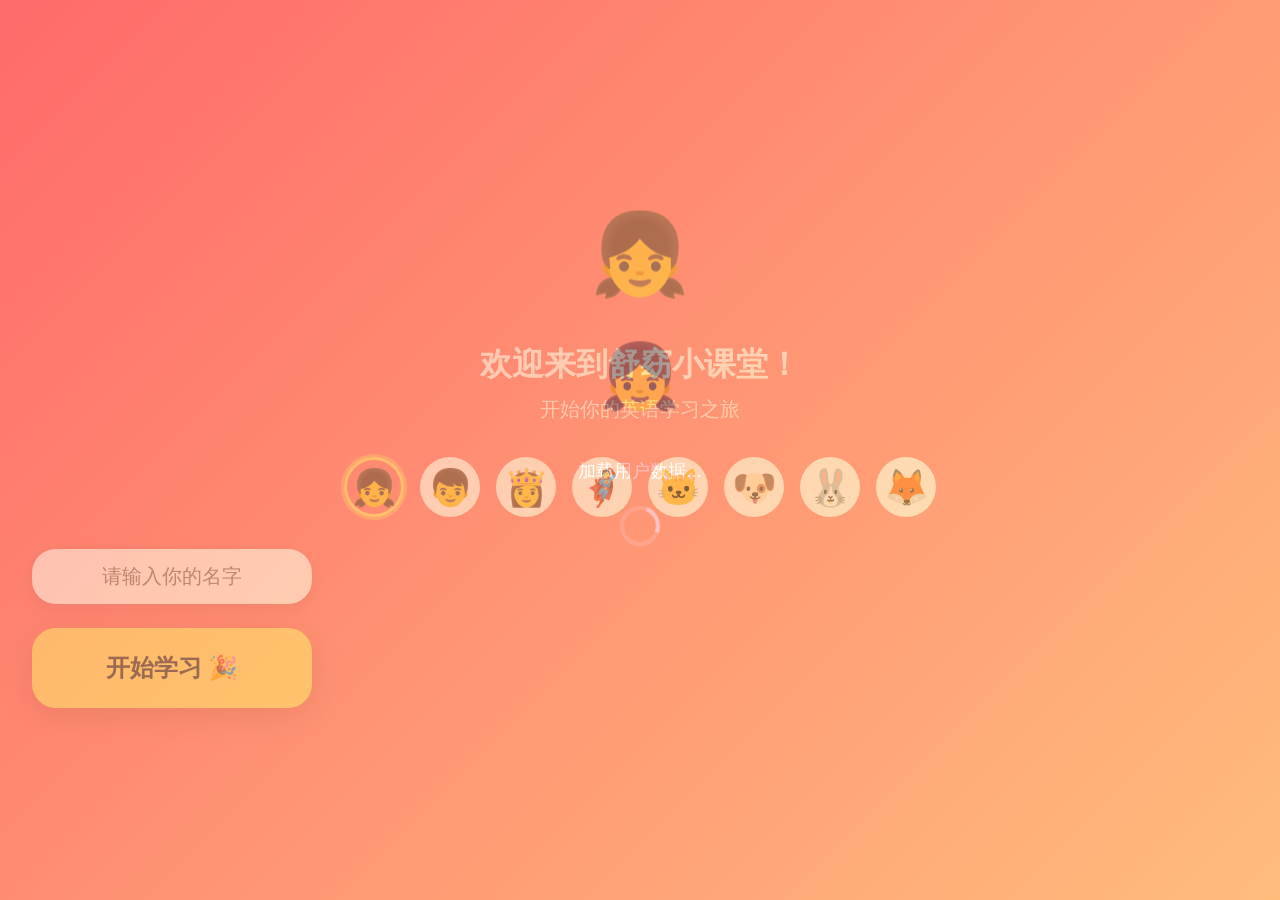
<file: v2/math.html>
<!DOCTYPE html>
<html>
<head>
    <meta charset="UTF-8">
    <meta http-equiv="refresh" content="0;url=index.html">
    <title>跳转中...</title>
</head>
<body>
    <p>正在跳转到 <a href="index.html">舒窈小课堂</a>...</p>
</body>
</html>
</file>
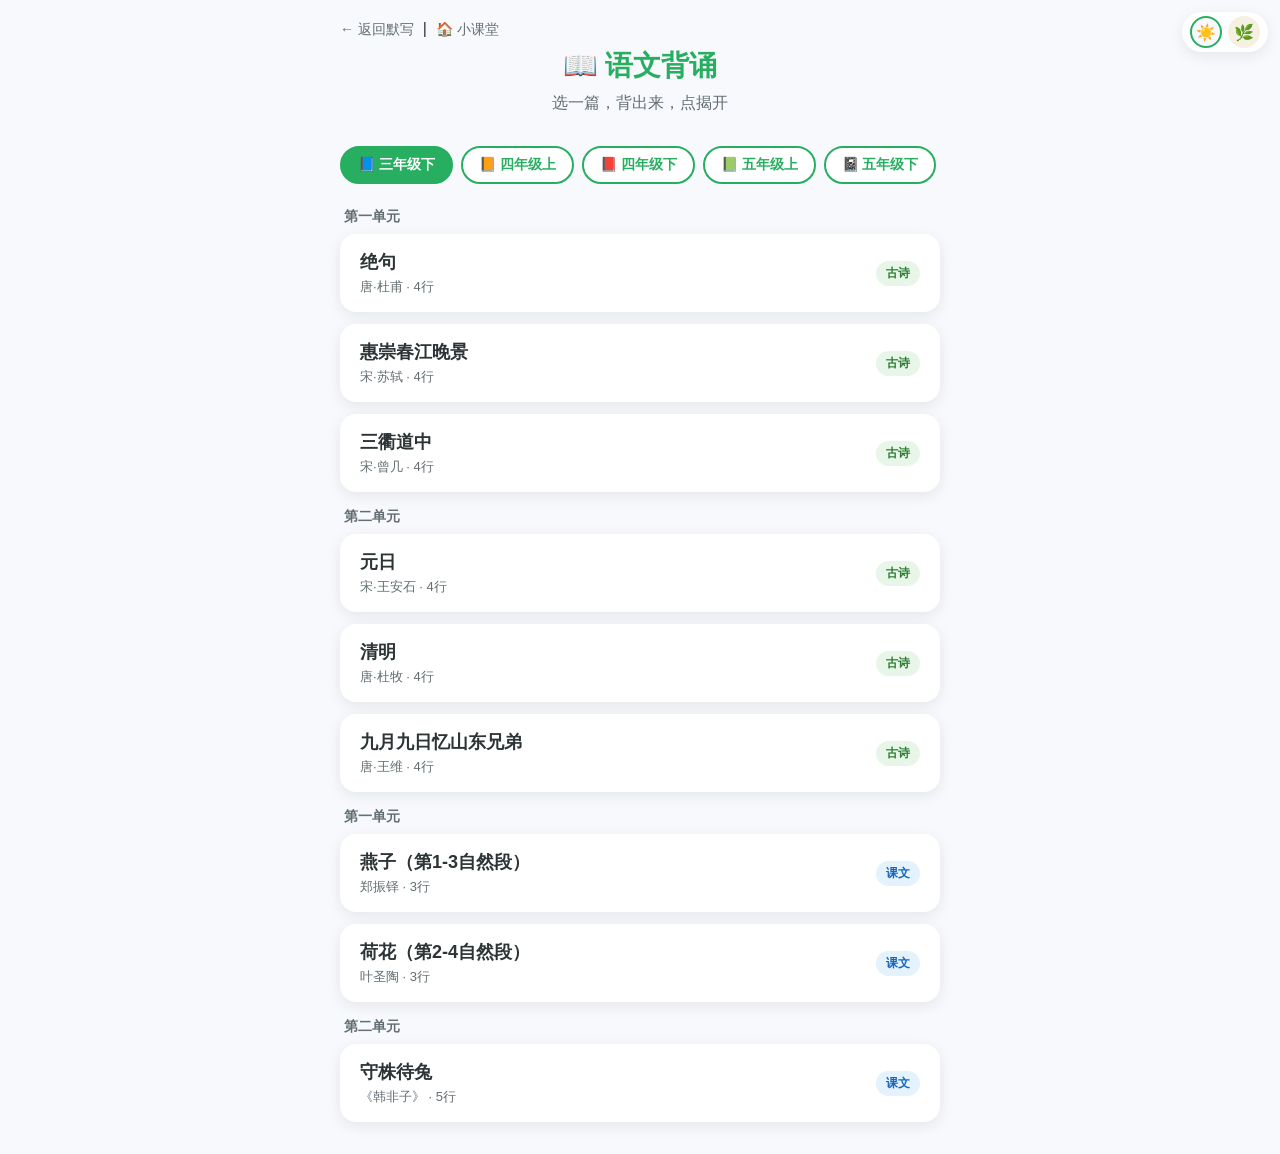
<file: v2/chinese/recite.html>
<!DOCTYPE html>
<html lang="zh-CN">
<head>
    <meta charset="UTF-8">
    <meta name="viewport" content="width=device-width, initial-scale=1.0, maximum-scale=1.0, user-scalable=no">
    <meta name="description" content="舒窈小课堂 - 语文背诵闯关">
    <meta name="theme-color" content="#27AE60">
    <meta name="apple-mobile-web-app-capable" content="yes">
    <meta name="apple-mobile-web-app-status-bar-style" content="default">
    <meta name="apple-mobile-web-app-title" content="舒窈小课堂">
    <title>语文背诵 - 舒窈小课堂</title>
    <link rel="icon" type="image/svg+xml" href="data:image/svg+xml,<svg xmlns='http://www.w3.org/2000/svg' viewBox='0 0 100 100'><text y='.9em' font-size='90'>📖</text></svg>">
    <style>
        :root {
            --primary: #27AE60;
            --primary-light: #3DD881;
            --primary-dark: #1E8449;
            --secondary: #4ECDC4;
            --accent: #FFE66D;
            --success: #00B894;
            --danger: #E17055;
            --bg: #F7F9FC;
            --card: #FFFFFF;
            --text: #2D3436;
            --text-light: #636E72;
            --shadow: 0 4px 15px rgba(0,0,0,0.08);
        }
        body.eyecare {
            --bg: #F5F0E1;
            --card: #FAF5E4;
            --text: #4A3F2F;
            --text-light: #8B7D6B;
            --shadow: 0 4px 15px rgba(80,60,20,0.1);
        }
        * { margin:0; padding:0; box-sizing:border-box; }
        body {
            font-family: -apple-system, 'PingFang SC', 'Microsoft YaHei', sans-serif;
            background: var(--bg); color: var(--text);
            min-height: 100vh;
            -webkit-user-select: none; user-select: none; -webkit-touch-callout: none;
        }
        .page { display:none; min-height:100vh; padding:20px; flex-direction:column; align-items:center; }
        .page.active { display:flex; }

        /* 主题切换 */
        .theme-toggle {
            position:fixed; top:12px; right:12px; z-index:1000;
            display:flex; gap:6px; background:var(--card);
            border-radius:20px; padding:4px 8px; box-shadow:var(--shadow);
        }
        .theme-btn {
            width:32px; height:32px; border-radius:50%; border:2px solid transparent;
            cursor:pointer; font-size:16px; display:flex; align-items:center; justify-content:center;
            transition:border-color 0.2s;
        }
        .theme-btn.active { border-color:var(--primary); }
        .theme-btn-light { background:#F7F9FC; }
        .theme-btn-eyecare { background:#F5F0E1; }

        /* 选择页 */
        .select-header { text-align:center; margin-bottom:24px; }
        .select-header h1 { font-size:28px; color:var(--primary); }
        .select-header p { color:var(--text-light); margin-top:8px; }
        .item-list { width:100%; max-width:600px; }
        .item-card {
            background:var(--card); border-radius:16px; padding:16px 20px;
            margin-bottom:12px; box-shadow:var(--shadow); cursor:pointer;
            transition:transform 0.2s; display:flex; justify-content:space-between; align-items:center;
        }
        .item-card:active { transform:scale(0.97); }
        .item-info { flex:1; }
        .item-title { font-size:18px; font-weight:600; }
        .item-meta { font-size:13px; color:var(--text-light); margin-top:4px; }
        .item-badge {
            font-size:12px; padding:4px 10px; border-radius:20px; font-weight:600;
        }
        .badge-poem { background:#E8F5E9; color:#2E7D32; }
        .badge-prose { background:#E3F2FD; color:#1565C0; }

        /* 年级切换Tab */
        .grade-tabs {
            display: flex;
            gap: 8px;
            width: 100%;
            max-width: 600px;
            overflow-x: auto;
            padding: 8px 0;
            -webkit-overflow-scrolling: touch;
            scrollbar-width: none;
        }
        .grade-tabs::-webkit-scrollbar { display: none; }
        .grade-tab {
            flex-shrink: 0;
            padding: 8px 16px;
            border-radius: 20px;
            border: 2px solid var(--primary);
            background: var(--card);
            color: var(--primary);
            font-size: 14px;
            font-weight: 600;
            cursor: pointer;
            transition: all 0.2s;
            white-space: nowrap;
            user-select: none;
        }
        .grade-tab:active { transform: scale(0.95); }
        .grade-tab.active {
            background: var(--primary);
            color: #fff;
        }

        /* 背诵页 */
        .recite-container { width:100%; max-width:600px; }
        .recite-header {
            text-align:center; margin-bottom:20px;
        }
        .recite-title { font-size:22px; font-weight:700; color:var(--primary); }
        .recite-author { font-size:14px; color:var(--text-light); margin-top:4px; }
        .progress-bar { width:100%; height:8px; background:#eee; border-radius:4px; margin:12px 0; }
        .progress-fill { height:100%; background:var(--primary); border-radius:4px; transition:width 0.3s; }
        .progress-text { text-align:center; color:var(--text-light); font-size:14px; margin-bottom:16px; }

        .line-card {
            background:var(--card); border-radius:12px; margin-bottom:10px;
            box-shadow:var(--shadow); overflow:hidden; transition:all 0.3s;
        }
        .line-row {
            display:flex; align-items:center; padding:14px 16px; gap:12px;
        }
        .line-number {
            width:28px; height:28px; border-radius:50%; background:#eee;
            display:flex; align-items:center; justify-content:center;
            font-size:13px; font-weight:700; color:var(--text-light); flex-shrink:0;
        }
        .line-text {
            flex:1; font-size:18px; line-height:1.6; transition:all 0.3s;
            font-family:'KaiTi','楷体','STKaiti',serif;
        }
        .line-actions { display:flex; gap:6px; flex-shrink:0; }

        /* 遮挡状态 */
        .line-card.hidden .line-text {
            position:relative; color:transparent; user-select:none;
        }
        .line-card.hidden .line-text::after {
            content:''; position:absolute; top:0; left:0; right:0; bottom:0;
            background:repeating-linear-gradient(
                90deg, #B0B0B0 0px, #B0B0B0 14px,
                #D0D0D0 14px, #D0D0D0 18px
            );
            border-radius:4px;
        }
        body.eyecare .line-card.hidden .line-text::after {
            background:repeating-linear-gradient(
                90deg, #C4B896 0px, #C4B896 14px,
                #D8CEAE 14px, #D8CEAE 18px
            );
        }
        /* 提示状态 */
        .line-card.hint .line-text {
            color:var(--primary); opacity:0.5; font-style:italic;
            letter-spacing:2px;
        }
        /* 已背状态 */
        .line-card.revealed .line-text {
            color:var(--success);
        }
        .line-card.revealed .line-number {
            background:var(--success); color:#fff;
        }

        .btn-reveal, .btn-hint {
            border:none; padding:8px 14px; border-radius:20px;
            font-size:13px; font-weight:600; cursor:pointer; transition:transform 0.15s;
        }
        .btn-reveal { background:var(--success); color:#fff; }
        .btn-hint { background:var(--accent); color:var(--text); }
        .btn-reveal:active, .btn-hint:active { transform:scale(0.9); }
        .line-card.revealed .btn-reveal,
        .line-card.revealed .btn-hint { display:none; }

        /* 结果页 */
        .result-card {
            background:var(--card); border-radius:20px; padding:30px;
            box-shadow:var(--shadow); text-align:center; width:100%; max-width:500px;
        }
        .result-title { font-size:24px; font-weight:700; margin-bottom:20px; }
        .result-lines { text-align:left; margin:16px 0; }
        .result-line {
            padding:8px 12px; margin:6px 0; border-radius:8px;
            font-size:16px; line-height:1.6;
            font-family:'KaiTi','楷体','STKaiti',serif;
        }
        .result-line.rl-ok { background:#E8F5E9; color:#2E7D32; }
        .result-line.rl-hint { background:#FFF8E1; color:#F57F17; }
        .result-score { font-size:56px; font-weight:900; color:var(--primary); margin:16px 0; }
        .result-detail { color:var(--text-light); font-size:15px; margin:8px 0; }
        .result-stars { font-size:32px; margin:12px 0; }

        /* 通用按钮 */
        .btn {
            border:none; padding:12px 24px; border-radius:25px;
            font-size:15px; font-weight:600; cursor:pointer; transition:transform 0.15s;
        }
        .btn:active { transform:scale(0.95); }
        .btn-primary { background:var(--primary); color:#fff; }
        .btn-secondary { background:var(--secondary); color:#fff; }
        .btn-accent { background:var(--accent); color:var(--text); }
        .btn-outline { background:transparent; border:2px solid #ddd; color:var(--text-light); }

        .btn-row { display:flex; gap:10px; flex-wrap:wrap; justify-content:center; margin-top:20px; }
    </style>
</head>
<body>

<!-- 主题切换 -->
<div class="theme-toggle">
    <button class="theme-btn theme-btn-light active" onclick="setTheme('light')" title="默认模式">☀️</button>
    <button class="theme-btn theme-btn-eyecare" onclick="setTheme('eyecare')" title="护眼模式">🌿</button>
</div>

<!-- 页面1：选择背诵内容 -->
<div id="page-select" class="page active">
    <div style="width:100%;max-width:600px;margin-bottom:8px;">
        <a href="dictation.html" style="text-decoration:none;color:var(--text-light);font-size:14px;">← 返回默写</a>
        &nbsp;|&nbsp;
        <a href="../index.html" style="text-decoration:none;color:var(--text-light);font-size:14px;">🏠 小课堂</a>
    </div>
    <div class="select-header">
        <h1>📖 语文背诵</h1>
        <p>选一篇，背出来，点揭开</p>
    </div>
    <div id="gradeTabs" class="grade-tabs"></div>
    <div id="itemList" class="item-list"></div>
</div>

<!-- 页面2：背诵闯关 -->
<div id="page-recite" class="page">
    <div class="recite-container">
        <div class="recite-header">
            <div class="recite-title" id="reciteTitle"></div>
            <div class="recite-author" id="reciteAuthor"></div>
            <div class="progress-bar"><div id="reciteProgress" class="progress-fill" style="width:0%"></div></div>
            <div class="progress-text" id="reciteProgressText"></div>
        </div>
        <div id="linesArea"></div>
        <div class="btn-row">
            <button class="btn btn-primary" id="btnFinish" onclick="finishRecite()" style="display:none;">✅ 完成背诵</button>
            <button class="btn btn-outline" onclick="confirmBack()">← 返回</button>
        </div>
    </div>
</div>

<!-- 页面3：结果 -->
<div id="page-result" class="page">
    <div class="result-card" id="resultCard"></div>
</div>

<script>
// ==================== 状态 ====================
const State = {
    currentItem: null,
    lineStates: [], // 'hidden'|'hint'|'revealed'
    hintCount: 0,
    totalLines: 0
};

// ==================== 年级配置 ====================
const GRADES = [
    { id: 'grade3_2', name: '三年级下', icon: '📘' },
    { id: 'grade4_1', name: '四年级上', icon: '📙' },
    { id: 'grade4_2', name: '四年级下', icon: '📕' },
    { id: 'grade5_1', name: '五年级上', icon: '📗' },
    { id: 'grade5_2', name: '五年级下', icon: '📓' }
];

const urlParams = new URLSearchParams(window.location.search);
let currentGrade = urlParams.get('grade') || localStorage.getItem('current_grade') || 'grade3_2';

function switchGrade(gradeId) {
    currentGrade = gradeId;
    localStorage.setItem('current_grade', gradeId);
    initSelectPage();
}

function renderGradeTabs() {
    const tabsEl = document.getElementById('gradeTabs');
    if (!tabsEl) return;
    tabsEl.innerHTML = GRADES.map(g =>
        `<button class="grade-tab${g.id === currentGrade ? ' active' : ''}" onclick="switchGrade('${g.id}')">${g.icon} ${g.name}</button>`
    ).join('');
}

function showPage(id) {
    document.querySelectorAll('.page').forEach(p => p.classList.remove('active'));
    document.getElementById(id).classList.add('active');
}

// ==================== 词库加载 ====================
async function loadReciteData() {
    const resp = await fetch(`../data/chinese/${currentGrade}_recite.json`);
    return await resp.json();
}

// ==================== 选择页 ====================
async function initSelectPage() {
    renderGradeTabs();
    const data = await loadReciteData();
    const list = document.getElementById('itemList');
    list.innerHTML = '';
    let currentUnit = '';
    data.items.forEach(item => {
        if (item.unit !== currentUnit) {
            currentUnit = item.unit;
            const unitDiv = document.createElement('div');
            unitDiv.style.cssText = 'font-size:14px;font-weight:700;color:var(--text-light);margin:16px 0 8px;padding-left:4px;';
            unitDiv.textContent = currentUnit;
            list.appendChild(unitDiv);
        }
        const card = document.createElement('div');
        card.className = 'item-card';
        const badgeClass = item.type === 'poem' ? 'badge-poem' : 'badge-prose';
        const badgeText = item.type === 'poem' ? '古诗' : '课文';
        card.innerHTML = `
            <div class="item-info">
                <div class="item-title">${item.title}</div>
                <div class="item-meta">${item.author} · ${item.lines.length}行</div>
            </div>
            <span class="item-badge ${badgeClass}">${badgeText}</span>
        `;
        card.onclick = () => startRecite(item);
        list.appendChild(card);
    });
}

// ==================== 背诵页 ====================
function startRecite(item) {
    State.currentItem = item;
    State.lineStates = item.lines.map(() => 'hidden');
    State.hintCount = 0;
    State.totalLines = item.lines.length;

    document.getElementById('reciteTitle').textContent = item.title;
    document.getElementById('reciteAuthor').textContent = item.author;
    document.getElementById('btnFinish').style.display = 'none';

    renderLines();
    updateProgress();
    showPage('page-recite');
}

function renderLines() {
    const area = document.getElementById('linesArea');
    area.innerHTML = '';
    State.currentItem.lines.forEach((line, i) => {
        const state = State.lineStates[i];
        const card = document.createElement('div');
        card.className = `line-card ${state}`;
        card.id = `line-${i}`;

        card.innerHTML = `
            <div class="line-row">
                <div class="line-number">${i + 1}</div>
                <div class="line-text">${line}</div>
                <div class="line-actions">
                    ${state === 'hidden' ? `
                        <button class="btn-hint" onclick="hintLine(${i})">💡提示</button>
                        <button class="btn-reveal" onclick="revealLine(${i})">✅背出</button>
                    ` : ''}
                    ${state === 'hint' ? `
                        <button class="btn-reveal" onclick="revealLine(${i})">✅背出</button>
                    ` : ''}
                </div>
            </div>
        `;
        area.appendChild(card);
    });
}

function hintLine(idx) {
    State.lineStates[idx] = 'hint';
    State.hintCount++;
    renderLines();
    updateProgress();
}

function revealLine(idx) {
    State.lineStates[idx] = 'revealed';
    renderLines();
    updateProgress();
    // 检查是否全部揭开
    if (State.lineStates.every(s => s === 'revealed')) {
        document.getElementById('btnFinish').style.display = 'inline-block';
    }
}

function updateProgress() {
    const revealed = State.lineStates.filter(s => s === 'revealed').length;
    const pct = Math.round((revealed / State.totalLines) * 100);
    document.getElementById('reciteProgress').style.width = pct + '%';
    document.getElementById('reciteProgressText').textContent =
        `已背 ${revealed} / ${State.totalLines} 行${State.hintCount > 0 ? ' · 用了 ' + State.hintCount + ' 次提示' : ''}`;
}

// ==================== 结果页 ====================
function finishRecite() {
    const item = State.currentItem;
    const total = State.totalLines;
    const hints = State.hintCount;
    const noHintCount = total - hints; // 没用提示就背出的行数

    // 评分：没用提示的比例
    const selfRate = noHintCount / total;
    let stars, scoreText, encouragement;
    if (selfRate >= 1) {
        stars = '⭐⭐⭐';
        scoreText = '完美背诵！';
        encouragement = '一字不差，全凭记忆！太厉害了！🎉';
    } else if (selfRate >= 0.7) {
        stars = '⭐⭐';
        scoreText = '很棒！';
        encouragement = '大部分都能自己背出来，继续加油！💪';
    } else if (selfRate >= 0.4) {
        stars = '⭐';
        scoreText = '加油！';
        encouragement = '多用几次提示也没关系，多练几遍就好了！📖';
    } else {
        stars = '🌟';
        scoreText = '再试试！';
        encouragement = '这首还不太熟，先多读几遍再来挑战吧！🔄';
    }

    // 逐行展示
    let linesHtml = '';
    item.lines.forEach((line, i) => {
        const usedHint = State.lineStates[i] === 'hint' || (State.lineStates[i] === 'revealed' && /* check if hint was used before reveal */
            false); // simplified: we track hintCount globally
        // 判断这行是否用过提示：如果hintCount > 0且该行不是revealed直接来的
        // 简化：按顺序判断
        linesHtml += `<div class="result-line rl-ok">${i + 1}. ${line}</div>`;
    });

    // 如果用了提示，标注哪些行用了
    // 重新渲染带标注的
    let linesHtmlAnnotated = '';
    let lineHintsUsed = [];
    // 重新走一遍状态变化来标注哪些行用了提示
    // 简化方案：hintCount / totalLines 的比例来标注
    item.lines.forEach((line, i) => {
        linesHtmlAnnotated += `<div class="result-line rl-ok">${i + 1}. ${line} ✅</div>`;
    });

    document.getElementById('resultCard').innerHTML = `
        <div class="result-title">📖 背诵完成！</div>
        <div class="result-stars">${stars}</div>
        <div class="result-score">${scoreText}</div>
        <div class="result-detail">
            ${item.title} · ${item.author}<br>
            自主背诵 ${noHintCount}/${total} 行 · 使用提示 ${hints} 次
        </div>
        <div style="margin:16px 0;padding:12px;background:var(--bg);border-radius:12px;">
            <div style="font-size:14px;color:var(--text-light);margin-bottom:8px;">原文回顾：</div>
            ${item.lines.map((l, i) => `<div class="result-line rl-ok">${l}</div>`).join('')}
        </div>
        <div style="font-size:15px;color:var(--primary);margin:12px 0;line-height:1.6;">${encouragement}</div>
        <div class="btn-row">
            <button class="btn btn-primary" onclick="retryRecite()">🔄 再背一遍</button>
            <button class="btn btn-outline" onclick="backToSelect()">🏠 返回</button>
        </div>
    `;
    showPage('page-result');
}

function retryRecite() {
    startRecite(State.currentItem);
}

function confirmBack() {
    if (confirm('确定返回？背诵进度将丢失。')) {
        backToSelect();
    }
}

function backToSelect() {
    showPage('page-select');
}

// ==================== 主题切换 ====================
function setTheme(theme) {
    document.body.classList.remove('eyecare');
    if (theme === 'eyecare') document.body.classList.add('eyecare');
    localStorage.setItem('reciteTheme', theme);
    document.querySelectorAll('.theme-btn').forEach(b => b.classList.remove('active'));
    const cls = theme === 'eyecare' ? 'eyecare' : 'light';
    document.querySelector('.theme-btn-' + cls).classList.add('active');
}

(function() {
    const saved = localStorage.getItem('reciteTheme') || localStorage.getItem('dictationTheme') || 'light';
    setTheme(saved);
})();

// ==================== 初始化 ====================
initSelectPage();
</script>
</body>
</html>
</file>
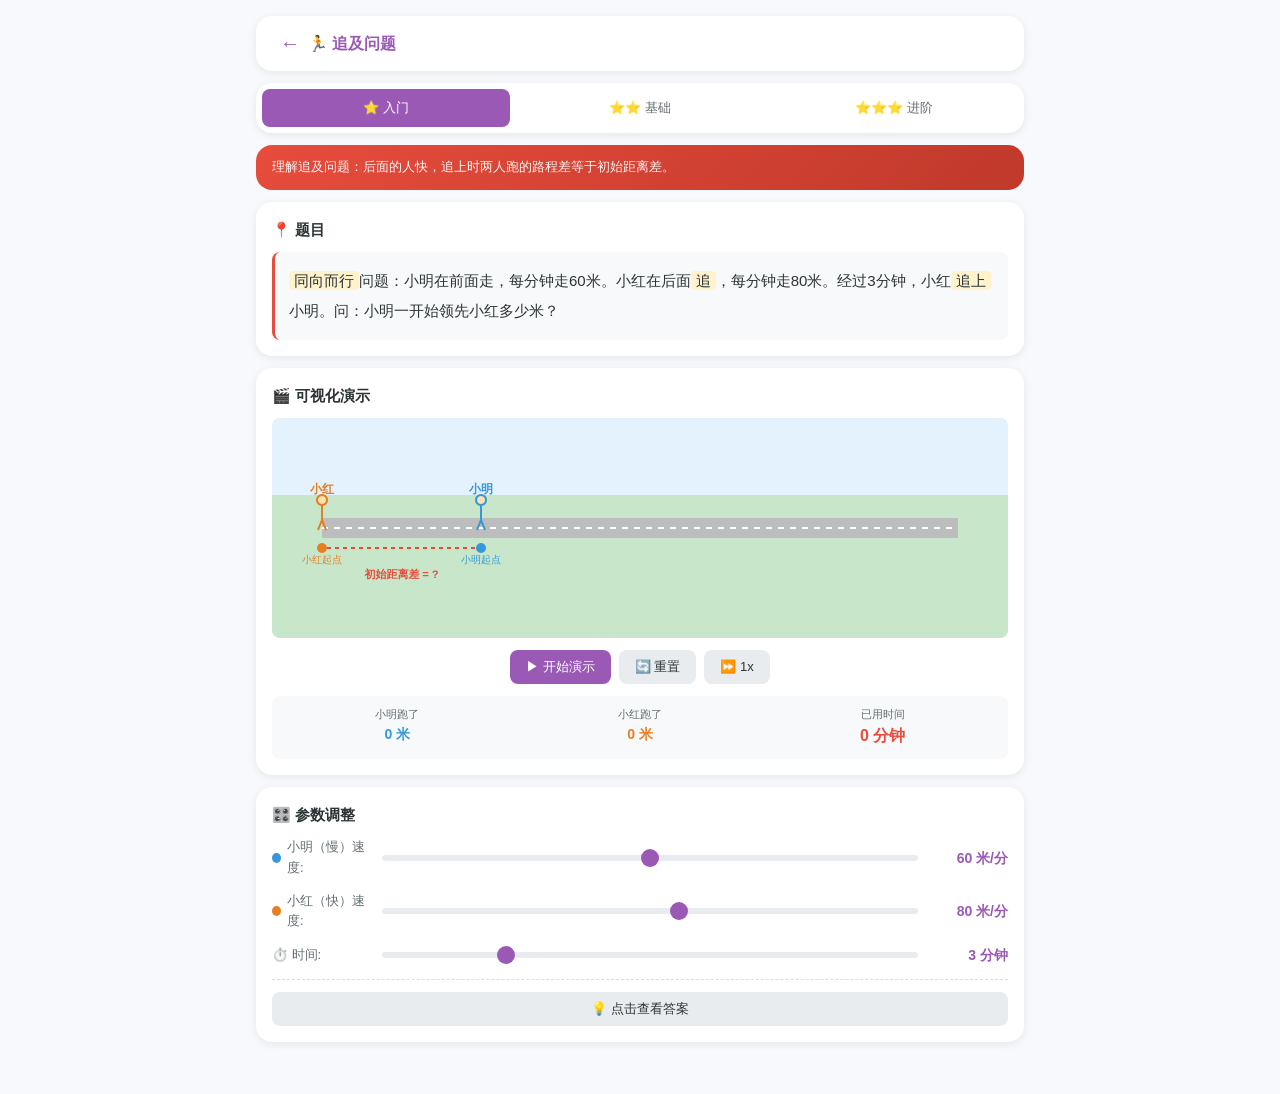
<file: v2/math/chasing.html>
<!DOCTYPE html>
<html lang="zh-CN">
<head>
    <meta charset="UTF-8">
    <meta name="viewport" content="width=device-width, initial-scale=1.0, maximum-scale=1.0, user-scalable=no">
    <title>追及问题可视化 - 舒窈小课堂</title>
    <style>
        :root {
            --blue: #3498db;
            --orange: #e67e22;
            --red: #e74c3c;
            --success: #27ae60;
            --primary: #9B59B6;
            --bg-primary: #F7F9FC;
            --bg-card: #FFFFFF;
            --text-primary: #2D3436;
            --text-secondary: #636E72;
            --shadow-sm: 0 2px 8px rgba(0,0,0,0.08);
            --radius-sm: 8px;
            --radius-md: 16px;
        }
        * { margin: 0; padding: 0; box-sizing: border-box; }
        body {
            font-family: -apple-system, BlinkMacSystemFont, 'Segoe UI', Roboto, sans-serif;
            font-size: 16px;
            line-height: 1.6;
            color: var(--text-primary);
            background-color: var(--bg-primary);
            min-height: 100vh;
        }
        .container { max-width: 800px; margin: 0 auto; padding: 16px; padding-bottom: 40px; }
        .header {
            display: flex; align-items: center; padding: 12px 16px;
            background: var(--bg-card); border-radius: var(--radius-md);
            margin-bottom: 12px; box-shadow: var(--shadow-sm);
            position: sticky; top: 0; z-index: 100;
        }
        .back-btn {
            font-size: 20px; background: none; border: none;
            cursor: pointer; padding: 4px 8px; color: var(--primary);
        }
        .header h1 { font-size: 16px; color: var(--primary); flex: 1; }
        
        .difficulty-tabs {
            display: flex; gap: 6px; margin-bottom: 12px;
            background: var(--bg-card); border-radius: var(--radius-md);
            padding: 6px; box-shadow: var(--shadow-sm);
        }
        .difficulty-tab {
            flex: 1; padding: 10px 12px; border: none; border-radius: var(--radius-sm);
            background: transparent; cursor: pointer; font-size: 13px;
            font-weight: 500; color: var(--text-secondary); transition: all 0.2s;
        }
        .difficulty-tab.active { background: var(--primary); color: white; }
        
        .card {
            background: var(--bg-card); border-radius: var(--radius-md);
            padding: 16px; margin-bottom: 12px; box-shadow: var(--shadow-sm);
        }
        .card h3 { margin-bottom: 10px; font-size: 15px; }
        
        .goal-box {
            background: linear-gradient(135deg, #e74c3c 0%, #c0392b 100%);
            color: white; border-radius: var(--radius-md); padding: 12px 16px;
            margin-bottom: 12px;
        }
        .goal-box p { font-size: 13px; opacity: 0.95; }
        
        .question-text {
            font-size: 15px; line-height: 2; padding: 14px;
            background: #f8f9fa; border-radius: var(--radius-sm);
            border-left: 3px solid var(--red);
        }
        .highlight {
            background: #fff3cd; padding: 1px 5px; border-radius: 4px;
            cursor: pointer; font-weight: 500;
        }
        .highlight:hover { background: #ffc107; }
        .highlight.active { background: var(--red); color: white; }
        
        .explain-item {
            display: none; padding: 10px 12px; background: #e8f5e9;
            border-radius: var(--radius-sm); margin-top: 10px;
            border-left: 3px solid var(--success); font-size: 14px;
        }
        .explain-item.show { display: block; }
        .explain-item .term { font-weight: 600; color: var(--primary); }
        
        #visCanvas {
            width: 100%; height: 220px; border-radius: var(--radius-sm);
            background: linear-gradient(to bottom, #e3f2fd, #f5f5f5);
            display: block;
        }
        
        /* 距离差进度条 */
        .gap-section {
            margin-top: 12px; padding: 12px; background: #fff3e0;
            border-radius: var(--radius-sm);
        }
        .gap-title { font-size: 13px; color: var(--text-secondary); margin-bottom: 8px; text-align: center; }
        .gap-bar-wrap {
            height: 24px; background: #e0e0e0; border-radius: 12px;
            overflow: hidden; position: relative;
        }
        .gap-bar-fill {
            height: 100%; background: linear-gradient(90deg, var(--red), var(--orange));
            border-radius: 12px; transition: width 0.1s;
            display: flex; align-items: center; justify-content: center;
            color: white; font-size: 12px; font-weight: 600;
        }
        .gap-text {
            display: flex; justify-content: space-between; font-size: 12px;
            color: var(--text-secondary); margin-top: 6px;
        }
        
        /* 进阶题进度条 */
        .progress-section {
            display: none; margin-top: 12px; padding: 12px;
            background: #f8f9fa; border-radius: var(--radius-sm);
        }
        .progress-section.show { display: block; }
        .progress-bar-wrap {
            height: 20px; background: #e0e0e0; border-radius: 10px;
            overflow: hidden; margin-bottom: 8px;
        }
        .progress-bar-fill {
            height: 100%; background: linear-gradient(90deg, var(--orange), var(--success));
            border-radius: 10px; transition: width 0.1s;
        }
        .progress-text {
            display: flex; justify-content: space-between; font-size: 12px;
            color: var(--text-secondary);
        }
        
        .control-buttons {
            display: flex; gap: 8px; justify-content: center;
            margin: 12px 0; flex-wrap: wrap;
        }
        .ctrl-btn {
            padding: 8px 16px; border: none; border-radius: var(--radius-sm);
            font-size: 13px; font-weight: 500; cursor: pointer; transition: all 0.2s;
        }
        .ctrl-btn.primary { background: var(--primary); color: white; }
        .ctrl-btn.secondary { background: #e9ecef; color: var(--text-primary); }
        .ctrl-btn:hover { transform: translateY(-1px); }
        
        .param-section { display: block; }
        .param-section.hidden { display: none; }
        .param-row {
            display: flex; align-items: center; margin-bottom: 12px; gap: 10px;
        }
        .param-label { 
            width: 100px; font-size: 13px; color: var(--text-secondary);
            display: flex; align-items: center; gap: 6px;
        }
        .param-label .dot { width: 10px; height: 10px; border-radius: 50%; }
        .param-label .dot.blue { background: var(--blue); }
        .param-label .dot.orange { background: var(--orange); }
        .param-slider {
            flex: 1; -webkit-appearance: none; height: 6px;
            border-radius: 3px; background: #e9ecef; outline: none;
        }
        .param-slider::-webkit-slider-thumb {
            -webkit-appearance: none; width: 18px; height: 18px;
            border-radius: 50%; background: var(--primary); cursor: pointer;
        }
        .param-value { 
            width: 80px; text-align: right; font-weight: 600; 
            font-size: 14px; color: var(--primary);
        }
        
        .fixed-params {
            display: none; padding: 12px; background: #f8f9fa;
            border-radius: var(--radius-sm); margin-bottom: 12px;
        }
        .fixed-params.show { display: block; }
        .fixed-row { display: flex; justify-content: space-between; margin-bottom: 6px; font-size: 13px; }
        .fixed-row .label { color: var(--text-secondary); }
        .fixed-row .value { font-weight: 600; }
        .fixed-row .value.blue { color: var(--blue); }
        .fixed-row .value.orange { color: var(--orange); }
        .fixed-row .value.red { color: var(--red); }
        .fixed-row .value.green { color: var(--success); }
        
        .guide-section {
            display: none; margin-top: 12px; border-top: 1px dashed #ddd;
            padding-top: 12px;
        }
        .guide-section.show { display: block; }
        
        .guide-step {
            padding: 12px; background: #f8f9fa; border-radius: var(--radius-sm);
            margin-bottom: 10px; border-left: 3px solid var(--red);
        }
        .guide-step.active { background: #e8f5e9; border-left-color: var(--success); }
        .guide-step .step-title {
            font-weight: 600; margin-bottom: 6px; font-size: 14px;
            display: flex; align-items: center; gap: 6px;
        }
        .guide-step .step-title .num {
            width: 20px; height: 20px; background: var(--red);
            color: white; border-radius: 50%; font-size: 12px;
            display: flex; align-items: center; justify-content: center;
        }
        .guide-step.active .step-title .num { background: var(--success); }
        .guide-step .step-content { font-size: 13px; line-height: 1.8; }
        .guide-step .formula {
            font-family: monospace; background: #fff; padding: 4px 8px;
            border-radius: 4px; display: inline-block; margin: 4px 0;
        }
        .guide-step .highlight-text {
            background: #fff3cd; padding: 2px 4px; border-radius: 2px;
            font-weight: 500;
        }
        
        /* 公式卡片 */
        .formula-card {
            background: linear-gradient(135deg, #667eea 0%, #764ba2 100%);
            color: white; border-radius: var(--radius-sm);
            padding: 12px; margin-top: 12px;
        }
        .formula-card h4 { font-size: 13px; margin-bottom: 8px; }
        .formula-card .formula-list {
            font-family: monospace; font-size: 12px; line-height: 2;
        }
        .formula-card .current-use {
            margin-top: 8px; padding-top: 8px;
            border-top: 1px solid rgba(255,255,255,0.3);
            font-size: 12px;
        }
        
        .guide-nav {
            display: flex; justify-content: center; gap: 8px; margin-top: 12px;
        }
        .guide-btn {
            padding: 8px 20px; border: none; border-radius: var(--radius-sm);
            font-size: 13px; cursor: pointer; transition: all 0.2s;
        }
        .guide-btn.next { background: var(--red); color: white; }
        .guide-btn.reset { background: #e9ecef; color: var(--text-primary); }
        
        .show-guide-btn {
            display: none; width: 100%; padding: 12px; margin-top: 12px;
            background: linear-gradient(135deg, #e74c3c 0%, #c0392b 100%);
            color: white; border: none; border-radius: var(--radius-sm);
            font-size: 14px; font-weight: 600; cursor: pointer;
            transition: all 0.2s;
        }
        .show-guide-btn.show { display: block; }
        .show-guide-btn:hover { transform: translateY(-2px); box-shadow: 0 4px 12px rgba(231,76,60,0.4); }
        
        .live-data {
            display: flex; gap: 12px; flex-wrap: wrap;
            background: #f8f9fa; border-radius: var(--radius-sm); padding: 10px;
            margin-top: 12px;
        }
        .data-item {
            flex: 1; min-width: 80px; text-align: center;
        }
        .data-item .label { font-size: 11px; color: var(--text-secondary); }
        .data-item .value { font-size: 14px; font-weight: 600; color: var(--primary); }
        .data-item.blue .value { color: var(--blue); }
        .data-item.orange .value { color: var(--orange); }
        .data-item.result .value { color: var(--success); }
        .data-item.time .value { color: var(--red); font-size: 16px; }
    </style>
</head>
<body>
    <div class="container">
        <div class="header">
            <button class="back-btn" onclick="location.href='../index.html'">←</button>
            <h1>🏃 追及问题</h1>
        </div>

        <div class="difficulty-tabs">
            <button class="difficulty-tab active" id="tab1" onclick="changeLevel(1)">⭐ 入门</button>
            <button class="difficulty-tab" id="tab2" onclick="changeLevel(2)">⭐⭐ 基础</button>
            <button class="difficulty-tab" id="tab3" onclick="changeLevel(3)">⭐⭐⭐ 进阶</button>
        </div>

        <div class="goal-box">
            <p id="goalText">理解追及问题：后面的人快，前面的人慢，追上时两人跑的路程差等于初始距离差。</p>
        </div>

        <div class="card">
            <h3>📍 题目</h3>
            <div class="question-text" id="questionText"></div>
            <div class="explain-item" id="exp-tongxiang"><span class="term">"同向而行"</span> — 两人朝同一个方向跑，一个在前，一个在后。</div>
            <div class="explain-item" id="exp-zhuiji"><span class="term">"追及"</span> — 后面的人追上前面的人，两人位置重合。</div>
            <div class="explain-item" id="exp-suducha"><span class="term">"速度差"</span> — 快的人速度减去慢的人速度，决定追上需要多长时间。</div>
            <div class="explain-item" id="exp-julicha"><span class="term">"距离差"</span> — 初始时两人之间的距离。追上时，快的人比慢的人多跑了这段距离。</div>
            <div class="explain-item" id="exp-xianchufa"><span class="term">"先出发"</span> — 甲先跑一段时间，乙才开始追。这段时间甲跑出的距离就是初始距离差。</div>
        </div>

        <div class="card fixed-params" id="fixedParams">
            <div class="fixed-row">
                <span class="label" id="fixedLabelA">🚶 甲速度:</span>
                <span class="value blue" id="fixedValueA">60 米/分</span>
            </div>
            <div class="fixed-row">
                <span class="label" id="fixedLabelB">🏃 乙速度:</span>
                <span class="value orange" id="fixedValueB">80 米/分</span>
            </div>
            <div class="fixed-row" id="fixedRow3">
                <span class="label" id="fixedLabel3">⏱️ 甲先出发:</span>
                <span class="value red" id="fixedValue3">30 分钟</span>
            </div>
            <div class="fixed-row" id="fixedRow4" style="display:none;">
                <span class="label">跑道周长:</span>
                <span class="value green" id="fixedValue4">400 m</span>
            </div>
        </div>

        <div class="card">
            <h3>🎬 可视化演示</h3>
            <canvas id="visCanvas"></canvas>
            
            <!-- 距离差进度条（基础题专用） -->
            <div class="gap-section" id="gapSection" style="display:none;">
                <div class="gap-title">距离差（乙还需要追的距离）</div>
                <div class="gap-bar-wrap">
                    <div class="gap-bar-fill" id="gapFill" style="width:0%">0 米</div>
                </div>
                <div class="gap-text">
                    <span>当前距离差: <b id="currentGap">0</b> 米</span>
                    <span id="phaseText">甲在前面跑</span>
                </div>
            </div>
            
            <!-- 进阶题进度条 -->
            <div class="progress-section" id="progressSection">
                <div class="progress-bar-wrap">
                    <div class="progress-bar-fill" id="progressFill" style="width:0%"></div>
                </div>
                <div class="progress-text">
                    <span>乙比甲多跑: <b id="extraRun">0</b> 米</span>
                    <span>目标: <b id="targetRun">400</b> 米（一圈）</span>
                </div>
            </div>
            
            <div class="control-buttons">
                <button class="ctrl-btn primary" id="playBtn" onclick="handlePlay()">▶ 开始演示</button>
                <button class="ctrl-btn secondary" onclick="handleReset()">🔄 重置</button>
                <button class="ctrl-btn secondary" id="speedBtn" onclick="handleSpeed()">⏩ <span id="speedLabel">1x</span></button>
            </div>
            
            <div class="live-data" id="liveDataBox">
                <div class="data-item blue">
                    <div class="label" id="labelA">甲跑了</div>
                    <div class="value" id="livePosA">0 米</div>
                </div>
                <div class="data-item orange">
                    <div class="label" id="labelB">乙跑了</div>
                    <div class="value" id="livePosB">0 米</div>
                </div>
                <div class="data-item time" id="timeItem">
                    <div class="label">已用时间</div>
                    <div class="value" id="liveTime">0 分钟</div>
                </div>
                <div class="data-item result" id="gapItem" style="display:none;">
                    <div class="label">距离差</div>
                    <div class="value" id="liveGap">0 米</div>
                </div>
            </div>
            
            <button class="show-guide-btn" id="showGuideBtn" onclick="showGuideSection()">💡 点击查看解题步骤</button>
            
            <!-- 入门题解题引导 -->
            <div class="guide-section" id="guideSection">
                <div class="guide-step" id="guideStep1">
                    <div class="step-title"><span class="num">1</span> 理解题意</div>
                    <div class="step-content">
                        <span class="highlight-text">小明在前</span>，每分钟走60米<br>
                        <span class="highlight-text">小红在后</span>，每分钟走80米<br>
                        3分钟后，小红追上小明<br>
                        <b>问：小明一开始领先小红多少米？</b>
                    </div>
                </div>
                <div class="guide-step" id="guideStep2" style="display:none;">
                    <div class="step-title"><span class="num">2</span> 方法一：距离相减</div>
                    <div class="step-content">
                        小红跑的距离：<div class="formula">80 × 3 = 240 米</div>
                        小明跑的距离：<div class="formula">60 × 3 = 180 米</div>
                        初始距离差：<div class="formula">240 - 180 = 60 米</div>
                    </div>
                </div>
                <div class="guide-step" id="guideStep3" style="display:none;">
                    <div class="step-title"><span class="num">3</span> 方法二：速度差</div>
                    <div class="step-content">
                        小红每分钟比小明快：<div class="formula">80 - 60 = 20 米/分</div>
                        3分钟追上，每分钟缩短20米<br>
                        初始距离差：<div class="formula">20 × 3 = 60 米</div>
                    </div>
                </div>
                <div class="guide-step" id="guideStep4" style="display:none;">
                    <div class="step-title"><span class="num">4</span> 公式记忆</div>
                    <div class="step-content">
                        <div class="formula-card">
                            <h4>📚 公式变体（方便记忆）</h4>
                            <div class="formula-list">
                                速度差 × 时间 = 距离差<br>
                                距离差 ÷ 速度差 = 时间<br>
                                距离差 ÷ 时间 = 速度差
                            </div>
                            <div class="current-use">
                                本题应用：(80 - 60) × 3 = 60 米 ✓
                            </div>
                        </div>
                    </div>
                </div>
                <div class="guide-nav" id="guideNav">
                    <button class="guide-btn next" id="nextStepBtn" onclick="nextGuideStep()">下一步 →</button>
                </div>
            </div>
            
            <!-- 基础题解题引导 -->
            <div class="guide-section" id="guideSection2">
                <div class="guide-step" id="guide2Step1">
                    <div class="step-title"><span class="num">1</span> 理解"先出发"</div>
                    <div class="step-content">
                        甲先出发<span class="highlight-text">30分钟</span>，乙在起点等待<br>
                        甲在这段时间跑了：<div class="formula">800 × 30 = 24000 米 = 24 千米</div>
                        这就是<span class="highlight-text">初始距离差</span>
                    </div>
                </div>
                <div class="guide-step" id="guide2Step2" style="display:none;">
                    <div class="step-title"><span class="num">2</span> 计算速度差</div>
                    <div class="step-content">
                        乙每分钟比甲快：<div class="formula">1000 - 800 = 200 米/分</div>
                    </div>
                </div>
                <div class="guide-step" id="guide2Step3" style="display:none;">
                    <div class="step-title"><span class="num">3</span> 计算追上时间</div>
                    <div class="step-content">
                        要缩短24000米距离差，每分钟缩短200米<br>
                        需要时间：<div class="formula">24000 ÷ 200 = 120 分钟 = 2 小时</div>
                    </div>
                </div>
                <div class="guide-step" id="guide2Step4" style="display:none;">
                    <div class="step-title"><span class="num">4</span> 验证答案</div>
                    <div class="step-content">
                        乙跑的距离：<div class="formula">1000 × 120 = 120000 米 = 120 千米</div>
                        甲跑的距离：<div class="formula">800 × (120 + 30) = 120000 米 = 120 千米</div>
                        两人位置相同 ✓
                        <div class="formula-card" style="margin-top:12px;">
                            <h4>📚 公式变体</h4>
                            <div class="formula-list">
                                速度差 × 时间 = 距离差<br>
                                距离差 ÷ 速度差 = 时间<br>
                                距离差 ÷ 时间 = 速度差
                            </div>
                            <div class="current-use">
                                本题应用：24000 ÷ 200 = 120 分钟 ✓
                            </div>
                        </div>
                    </div>
                </div>
                <div class="guide-nav" id="guide2Nav">
                    <button class="guide-btn next" id="next2StepBtn" onclick="nextGuide2Step()">下一步 →</button>
                </div>
            </div>
            
            <!-- 进阶题解题引导 -->
            <div class="guide-section" id="guideSection3">
                <div class="guide-step" id="guide3Step1">
                    <div class="step-title"><span class="num">1</span> 理解"环形追及"</div>
                    <div class="step-content">
                        两人<span class="highlight-text">同向</span>跑，乙要追上甲<br>
                        乙必须比甲<span class="highlight-text">多跑一圈</span>（400米）<br>
                        这是环形跑道的追及条件
                    </div>
                </div>
                <div class="guide-step" id="guide3Step2" style="display:none;">
                    <div class="step-title"><span class="num">2</span> 计算速度差</div>
                    <div class="step-content">
                        乙每秒比甲快：<div class="formula">7 - 5 = 2 米/秒</div>
                    </div>
                </div>
                <div class="guide-step" id="guide3Step3" style="display:none;">
                    <div class="step-title"><span class="num">3</span> 计算追上时间</div>
                    <div class="step-content">
                        要多跑400米，每秒多跑2米<br>
                        需要时间：<div class="formula">400 ÷ 2 = 200 秒</div>
                        <div class="formula-card" style="margin-top:12px;">
                            <h4>📚 公式变体</h4>
                            <div class="formula-list">
                                速度差 × 时间 = 距离差<br>
                                距离差 ÷ 速度差 = 时间<br>
                                距离差 ÷ 时间 = 速度差
                            </div>
                            <div class="current-use">
                                本题应用：400 ÷ 2 = 200 秒 ✓
                            </div>
                        </div>
                    </div>
                </div>
                <div class="guide-nav" id="guide3Nav">
                    <button class="guide-btn next" id="next3StepBtn" onclick="nextGuide3Step()">下一步 →</button>
                </div>
            </div>
        </div>

        <div class="card param-section" id="paramSection">
            <h3>🎛️ 参数调整</h3>
            <div class="param-row">
                <span class="param-label"><span class="dot blue"></span>小明（慢）速度:</span>
                <input type="range" class="param-slider" id="sliderA" min="20" max="100" value="60" oninput="handleSlider()">
                <span class="param-value"><span id="valA">60</span> 米/分</span>
            </div>
            <div class="param-row">
                <span class="param-label"><span class="dot orange"></span>小红（快）速度:</span>
                <input type="range" class="param-slider" id="sliderB" min="30" max="120" value="80" oninput="handleSlider()">
                <span class="param-value"><span id="valB">80</span> 米/分</span>
            </div>
            <div class="param-row" id="timeRow">
                <span class="param-label">⏱️ 时间:</span>
                <input type="range" class="param-slider" id="sliderT" min="1" max="10" value="3" oninput="handleSlider()">
                <span class="param-value"><span id="valT">3</span> 分钟</span>
            </div>
            
            <div style="border-top: 1px dashed #ddd; margin-top: 12px; padding-top: 12px;">
                <button class="ctrl-btn secondary" onclick="toggleAnswer()" style="width:100%;">
                    💡 点击查看答案
                </button>
                <div id="answerContent" style="display:none; margin-top: 12px;">
                    <div style="padding: 8px 12px; background: #e8f5e9; border-radius: 8px; font-size: 14px; font-weight: 600;">
                        <span style="color: var(--success);">初始距离差:</span>
                        <span style="font-family: monospace; margin-left: 8px;" id="calcGap">(80-60) × 3 = 60 米</span>
                    </div>
                    <div style="padding: 8px 12px; background: #f8f9fa; border-radius: 8px; font-size: 13px; margin-top: 8px;">
                        <b>两种方法：</b><br>
                        方法一：距离相减 = 80×3 - 60×3 = 60米<br>
                        方法二：速度差×时间 = (80-60)×3 = 60米
                    </div>
                </div>
            </div>
        </div>
    </div>

    <script>
        // 题目数据
        var questions = {
            1: {
                text: '<span class="highlight" onclick="showExplain(\'tongxiang\', event)">同向而行</span>问题：小明在前面走，每分钟走60米。小红在后面<span class="highlight" onclick="showExplain(\'zhuiji\', event)">追</span>，每分钟走80米。经过3分钟，小红<span class="highlight" onclick="showExplain(\'zhuiji\', event)">追上</span>小明。问：小明一开始领先小红多少米？',
                goal: '理解追及问题：后面的人快，追上时两人跑的路程差等于初始距离差。',
                speedA: 60, speedB: 80, time: 3,
                unit: '米/分', timeUnit: '分钟', distUnit: '米',
                nameA: '小明', nameB: '小红',
                isPerson: true,
                hasParams: true,
                showTime: true,
                get initialGap() { return (this.speedB - this.speedA) * this.time; }
            },
            2: {
                text: '甲乙两车从同一地点出发，沿同一方向行驶。甲车每分钟行800米，乙车每分钟行1000米。甲车<span class="highlight" onclick="showExplain(\'xianchufa\', event)">先出发30分钟</span>后，乙车才出发。问：乙车出发后多少分钟能<span class="highlight" onclick="showExplain(\'zhuiji\', event)">追上</span>甲车？',
                goal: '理解"先出发"的含义：甲先跑的距离就是初始距离差，乙要用速度差来缩短这个差距。',
                speedA: 800, speedB: 1000, leadTime: 30,
                unit: '米/分', timeUnit: '分钟', distUnit: '米',
                nameA: '甲车', nameB: '乙车',
                isPerson: false,
                hasParams: false,
                hasLeadTime: true,
                get initialGap() { return this.speedA * this.leadTime; },
                get totalTime() { return this.initialGap / (this.speedB - this.speedA); }
            },
            3: {
                text: '甲乙两人在<span class="highlight">环形跑道</span>的同一点同时出发，<span class="highlight" onclick="showExplain(\'tongxiang\', event)">同向而行</span>。甲每秒跑5米，乙每秒跑7米。跑道周长400米，乙第一次<span class="highlight" onclick="showExplain(\'zhuiji\', event)">追上</span>甲需要多少秒？',
                goal: '理解环形追及：同向跑，追上时快的人比慢的人多跑了一圈。',
                speedA: 5, speedB: 7,
                unit: 'm/s', timeUnit: '秒', distUnit: '米',
                nameA: '甲', nameB: '乙',
                isPerson: true,
                hasParams: false,
                isRing: true,
                perimeter: 400,
                totalTime: 200
            }
        };

        // 状态变量
        var currentLevel = 1;
        var isPlaying = false;
        var animId = null;
        var currentTime = 0;
        var speedMult = 1;
        var canvas = null;
        var ctx = null;
        var lastFrameTime = 0;
        var met = false;
        var phase = 1;
        var currentGuideStep = 0;

        window.onload = function() {
            canvas = document.getElementById('visCanvas');
            if (canvas) {
                ctx = canvas.getContext('2d');
                resizeCanvas();
                window.addEventListener('resize', resizeCanvas);
            }
            changeLevel(1);
        };

        function resizeCanvas() {
            if (!canvas) return;
            var rect = canvas.getBoundingClientRect();
            canvas.width = rect.width * 2;
            canvas.height = rect.height * 2;
            ctx.scale(2, 2);
            drawScene();
        }

        function changeLevel(level) {
            currentLevel = level;
            var q = questions[level];
            
            for (var i = 1; i <= 3; i++) {
                document.getElementById('tab' + i).classList.toggle('active', i === level);
            }
            
            document.getElementById('questionText').innerHTML = q.text;
            document.getElementById('goalText').textContent = q.goal;
            
            document.getElementById('labelA').textContent = q.nameA + '跑了';
            document.getElementById('labelB').textContent = q.nameB + '跑了';
            
            if (q.hasParams) {
                // 入门题
                document.getElementById('paramSection').classList.remove('hidden');
                document.getElementById('fixedParams').classList.remove('show');
                document.getElementById('gapSection').style.display = 'none';
                document.getElementById('progressSection').classList.remove('show');
                document.getElementById('guideSection').classList.remove('show');
                document.getElementById('guideSection2').classList.remove('show');
                document.getElementById('guideSection3').classList.remove('show');
                document.getElementById('showGuideBtn').classList.remove('show');
                document.getElementById('timeItem').style.display = 'block';
                document.getElementById('gapItem').style.display = 'none';
                document.getElementById('timeRow').style.display = 'flex';
                
            } else if (q.isRing) {
                // 进阶题
                document.getElementById('paramSection').classList.add('hidden');
                document.getElementById('fixedParams').classList.add('show');
                document.getElementById('gapSection').style.display = 'none';
                document.getElementById('progressSection').classList.add('show');
                document.getElementById('guideSection').classList.remove('show');
                document.getElementById('guideSection2').classList.remove('show');
                document.getElementById('guideSection3').classList.remove('show');
                document.getElementById('showGuideBtn').classList.remove('show');
                document.getElementById('timeItem').style.display = 'block';
                document.getElementById('gapItem').style.display = 'none';
                
                document.getElementById('fixedLabelA').innerHTML = '🚶 甲速度:';
                document.getElementById('fixedValueA').textContent = q.speedA + ' ' + q.unit;
                document.getElementById('fixedLabelB').innerHTML = '🏃 乙速度:';
                document.getElementById('fixedValueB').textContent = q.speedB + ' ' + q.unit;
                document.getElementById('fixedRow3').style.display = 'none';
                document.getElementById('fixedRow4').style.display = 'flex';
                document.getElementById('fixedValue4').textContent = q.perimeter + ' ' + q.distUnit;
                document.getElementById('targetRun').textContent = q.perimeter;
                
            } else {
                // 基础题
                document.getElementById('paramSection').classList.add('hidden');
                document.getElementById('fixedParams').classList.add('show');
                document.getElementById('gapSection').style.display = 'block';
                document.getElementById('progressSection').classList.remove('show');
                document.getElementById('guideSection').classList.remove('show');
                document.getElementById('guideSection2').classList.remove('show');
                document.getElementById('guideSection3').classList.remove('show');
                document.getElementById('showGuideBtn').classList.remove('show');
                document.getElementById('timeItem').style.display = 'block';
                document.getElementById('gapItem').style.display = 'block';
                
                document.getElementById('fixedLabelA').innerHTML = '🚗 甲车速度:';
                document.getElementById('fixedValueA').textContent = q.speedA + ' ' + q.unit;
                document.getElementById('fixedLabelB').innerHTML = '🚙 乙车速度:';
                document.getElementById('fixedValueB').textContent = q.speedB + ' ' + q.unit;
                document.getElementById('fixedRow3').style.display = 'flex';
                document.getElementById('fixedRow4').style.display = 'none';
                document.getElementById('fixedLabel3').innerHTML = '⏱️ 甲先出发:';
                document.getElementById('fixedValue3').textContent = q.leadTime + ' 分钟';
                
                // 初始距离差为0
                document.getElementById('currentGap').textContent = '0';
                document.getElementById('gapFill').style.width = '0%';
                document.getElementById('gapFill').textContent = '0 ' + q.distUnit;
                document.getElementById('phaseText').textContent = '甲在前面跑';
            }
            
            handleReset();
        }

        function handleSlider() {
            var vA = parseInt(document.getElementById('sliderA').value);
            var vB = parseInt(document.getElementById('sliderB').value);
            var t = parseInt(document.getElementById('sliderT').value);
            
            if (vB <= vA) {
                vB = vA + 10;
                document.getElementById('sliderB').value = vB;
            }
            
            document.getElementById('valA').textContent = vA;
            document.getElementById('valB').textContent = vB;
            document.getElementById('valT').textContent = t;
            
            var speedDiff = vB - vA;
            var initialGap = speedDiff * t;
            document.getElementById('calcGap').textContent = '(' + vB + '-' + vA + ') × ' + t + ' = ' + initialGap + ' 米';
            
            drawScene();
        }

        function toggleAnswer() {
            var el = document.getElementById('answerContent');
            el.style.display = el.style.display === 'none' ? 'block' : 'none';
        }

        function handlePlay() {
            if (isPlaying) {
                isPlaying = false;
                document.getElementById('playBtn').textContent = '▶ 开始演示';
                if (animId) cancelAnimationFrame(animId);
            } else {
                isPlaying = true;
                met = false;
                phase = 1;
                document.getElementById('playBtn').textContent = '⏸ 暂停';
                lastFrameTime = performance.now();
                runAnimation(lastFrameTime);
            }
        }

        function handleReset() {
            isPlaying = false;
            if (animId) {
                cancelAnimationFrame(animId);
                animId = null;
            }
            currentTime = 0;
            met = false;
            phase = 1;
            currentGuideStep = 0;
            document.getElementById('playBtn').textContent = '▶ 开始演示';
            document.getElementById('progressFill').style.width = '0%';
            document.getElementById('extraRun').textContent = '0';
            
            var q = questions[currentLevel];
            if (q.hasLeadTime && !q.isRing) {
                document.getElementById('gapFill').style.width = '0%';
                document.getElementById('gapFill').textContent = '0 ' + q.distUnit;
                document.getElementById('currentGap').textContent = '0';
                document.getElementById('phaseText').textContent = '甲在前面跑';
            }
            
            document.getElementById('guideSection').classList.remove('show');
            document.getElementById('guideSection2').classList.remove('show');
            document.getElementById('guideSection3').classList.remove('show');
            document.getElementById('showGuideBtn').classList.remove('show');
            
            // 重置所有步骤
            for (var i = 1; i <= 4; i++) {
                var step = document.getElementById('guideStep' + i);
                if (step) {
                    step.style.display = i === 1 ? 'block' : 'none';
                    step.classList.remove('active');
                }
                var step2 = document.getElementById('guide2Step' + i);
                if (step2) {
                    step2.style.display = i === 1 ? 'block' : 'none';
                    step2.classList.remove('active');
                }
            }
            for (var j = 1; j <= 3; j++) {
                var step3 = document.getElementById('guide3Step' + j);
                if (step3) {
                    step3.style.display = j === 1 ? 'block' : 'none';
                    step3.classList.remove('active');
                }
            }
            document.getElementById('nextStepBtn').textContent = '下一步 →';
            document.getElementById('next2StepBtn').textContent = '下一步 →';
            document.getElementById('next3StepBtn').textContent = '下一步 →';
            
            updateLiveData(0, 0);
            drawScene();
        }

        function handleSpeed() {
            speedMult = speedMult === 1 ? 2 : speedMult === 2 ? 4 : 1;
            document.getElementById('speedLabel').textContent = speedMult + 'x';
        }

        function showGuideSection() {
            var q = questions[currentLevel];
            currentGuideStep = 1;
            
            if (q.isRing) {
                document.getElementById('guideSection3').classList.add('show');
                document.getElementById('guide3Step1').classList.add('active');
            } else if (q.hasLeadTime) {
                document.getElementById('guideSection2').classList.add('show');
                document.getElementById('guide2Step1').classList.add('active');
            } else {
                document.getElementById('guideSection').classList.add('show');
                document.getElementById('guideStep1').classList.add('active');
            }
            document.getElementById('showGuideBtn').classList.remove('show');
        }

        function nextGuideStep() {
            var maxStep = 4;
            if (currentGuideStep < maxStep) {
                document.getElementById('guideStep' + currentGuideStep).classList.remove('active');
                currentGuideStep++;
                document.getElementById('guideStep' + currentGuideStep).style.display = 'block';
                document.getElementById('guideStep' + currentGuideStep).classList.add('active');
                if (currentGuideStep === maxStep) document.getElementById('nextStepBtn').textContent = '✅ 答案：60 米';
            }
        }

        function nextGuide2Step() {
            var maxStep = 4;
            if (currentGuideStep < maxStep) {
                document.getElementById('guide2Step' + currentGuideStep).classList.remove('active');
                currentGuideStep++;
                document.getElementById('guide2Step' + currentGuideStep).style.display = 'block';
                document.getElementById('guide2Step' + currentGuideStep).classList.add('active');
                if (currentGuideStep === maxStep) document.getElementById('next2StepBtn').textContent = '✅ 答案：120 分钟（2小时）';
            }
        }

        function nextGuide3Step() {
            var maxStep = 3;
            if (currentGuideStep < maxStep) {
                document.getElementById('guide3Step' + currentGuideStep).classList.remove('active');
                currentGuideStep++;
                document.getElementById('guide3Step' + currentGuideStep).style.display = 'block';
                document.getElementById('guide3Step' + currentGuideStep).classList.add('active');
                if (currentGuideStep === maxStep) document.getElementById('next3StepBtn').textContent = '✅ 答案：200 秒';
            }
        }

        function runAnimation(now) {
            if (!isPlaying || !ctx) return;
            
            var delta = (now - lastFrameTime) / 1000;
            lastFrameTime = now;
            
            var q = questions[currentLevel];
            
            if (q.hasParams) {
                // 入门题
                var totalTime = parseInt(document.getElementById('sliderT').value);
                var step = delta * speedMult * (totalTime / 6);
                currentTime = Math.min(currentTime + step, totalTime);
                met = currentTime >= totalTime;
                
                drawScene();
                updateLiveData(currentTime, currentTime);
                
                if (met) {
                    isPlaying = false;
                    document.getElementById('playBtn').textContent = '▶ 开始演示';
                    document.getElementById('showGuideBtn').classList.add('show');
                }
                
                if (isPlaying) animId = requestAnimationFrame(runAnimation);
                
            } else if (q.isRing) {
                // 进阶题
                var step = delta * speedMult * (q.totalTime / 6);
                currentTime = Math.min(currentTime + step, q.totalTime);
                
                var extraDist = (q.speedB - q.speedA) * currentTime;
                var progress = Math.min(extraDist / q.perimeter * 100, 100);
                document.getElementById('progressFill').style.width = progress + '%';
                document.getElementById('extraRun').textContent = Math.round(extraDist);
                
                met = extraDist >= q.perimeter;
                
                drawScene();
                updateLiveData(currentTime, currentTime);
                
                if (met) {
                    isPlaying = false;
                    document.getElementById('playBtn').textContent = '▶ 开始演示';
                    document.getElementById('showGuideBtn').classList.add('show');
                }
                
                if (isPlaying) animId = requestAnimationFrame(runAnimation);
                
            } else {
                // 基础题：分段演示
                var leadTime = q.leadTime;
                var totalTime = leadTime + q.totalTime;
                var step = delta * (totalTime / 10);
                currentTime = Math.min(currentTime + step, totalTime);
                
                var posA, posB, gap;
                
                if (currentTime <= leadTime) {
                    // 阶段1：甲独跑，距离差增长
                    phase = 1;
                    posA = q.speedA * currentTime;
                    posB = 0;
                    gap = posA;
                    document.getElementById('phaseText').textContent = '甲在前面跑';
                } else {
                    // 阶段2：乙追甲，距离差减少
                    phase = 2;
                    posA = q.speedA * currentTime;
                    posB = q.speedB * (currentTime - leadTime);
                    gap = Math.max(0, q.initialGap - (q.speedB - q.speedA) * (currentTime - leadTime));
                    
                    if (posB >= posA) {
                        met = true;
                        posB = posA;
                        gap = 0;
                    }
                    document.getElementById('phaseText').textContent = '乙在追甲';
                }
                
                // 更新距离差进度条
                var maxGap = q.initialGap;
                var gapPercent = (gap / maxGap) * 100;
                document.getElementById('gapFill').style.width = gapPercent + '%';
                document.getElementById('gapFill').textContent = Math.round(gap) + ' ' + q.distUnit;
                document.getElementById('currentGap').textContent = Math.round(gap);
                
                drawScene();
                updateLiveData(currentTime, currentTime - leadTime);
                
                if (met) {
                    isPlaying = false;
                    document.getElementById('playBtn').textContent = '▶ 开始演示';
                    document.getElementById('showGuideBtn').classList.add('show');
                }
                
                if (isPlaying) animId = requestAnimationFrame(runAnimation);
            }
        }

        function updateLiveData(timeA, timeB) {
            var q = questions[currentLevel];
            var vA = q.hasParams ? parseInt(document.getElementById('sliderA').value) : q.speedA;
            var vB = q.hasParams ? parseInt(document.getElementById('sliderB').value) : q.speedB;
            
            var posA = Math.round(vA * timeA);
            var posB = Math.round(vB * timeB);
            
            document.getElementById('liveTime').textContent = Math.round(timeA) + ' ' + q.timeUnit;
            document.getElementById('livePosA').textContent = posA + ' ' + q.distUnit;
            document.getElementById('livePosB').textContent = posB + ' ' + q.distUnit;
            
            if (q.hasLeadTime && !q.isRing) {
                document.getElementById('liveGap').textContent = Math.abs(posA - posB) + ' ' + q.distUnit;
            }
        }

        function drawScene() {
            if (!ctx || !canvas) return;
            var w = canvas.width / 2;
            var h = canvas.height / 2;
            ctx.clearRect(0, 0, w, h);
            
            var q = questions[currentLevel];
            if (q.isRing) {
                drawRing(w, h);
            } else {
                drawLine(w, h);
            }
        }

        function drawLine(w, h) {
            var q = questions[currentLevel];
            var pad = 50;
            var roadY = h * 0.5;
            var roadW = w - pad * 2;
            
            // 天空
            ctx.fillStyle = '#E3F2FD';
            ctx.fillRect(0, 0, w, h * 0.35);
            
            // 草地
            ctx.fillStyle = '#C8E6C9';
            ctx.fillRect(0, h * 0.35, w, h * 0.65);
            
            // 道路
            ctx.fillStyle = '#BDBDBD';
            ctx.fillRect(pad, roadY - 10, roadW, 20);
            
            // 道路中线
            ctx.strokeStyle = '#fff';
            ctx.lineWidth = 2;
            ctx.setLineDash([6, 6]);
            ctx.beginPath();
            ctx.moveTo(pad, roadY);
            ctx.lineTo(w - pad, roadY);
            ctx.stroke();
            ctx.setLineDash([]);
            
            // 计算位置和缩放
            var posAx, posBx, startX_A, startX_B, scale, initialGap;
            
            if (q.hasParams) {
                var vA = parseInt(document.getElementById('sliderA').value);
                var vB = parseInt(document.getElementById('sliderB').value);
                var totalTime = parseInt(document.getElementById('sliderT').value);
                initialGap = (vB - vA) * totalTime;
                
                // 缩放：让乙的终点到达右边
                scale = roadW / (vB * totalTime);
                
                // 小明起点在前面，小红起点在后面
                startX_A = pad + initialGap * scale;
                startX_B = pad;
                
                if (met) {
                    posAx = startX_A + vA * totalTime * scale;
                    posBx = startX_A + vA * totalTime * scale;
                } else {
                    posAx = startX_A + vA * currentTime * scale;
                    posBx = startX_B + vB * currentTime * scale;
                }
                
            } else if (q.hasLeadTime) {
                // 基础题
                var totalDist = q.speedA * (q.leadTime + q.totalTime);
                scale = roadW / totalDist;
                initialGap = q.initialGap;
                
                startX_A = pad;
                startX_B = pad;
                
                if (phase === 1) {
                    posAx = pad + q.speedA * currentTime * scale;
                    posBx = pad;
                } else {
                    posAx = pad + q.speedA * currentTime * scale;
                    posBx = pad + q.speedB * (currentTime - q.leadTime) * scale;
                    if (met) posBx = posAx;
                }
            }
            
            // 画两个起点（入门题）
            if (q.hasParams) {
                // 小明起点（前面）
                ctx.fillStyle = '#3498db';
                ctx.beginPath();
                ctx.arc(startX_A, roadY + 20, 5, 0, Math.PI * 2);
                ctx.fill();
                ctx.font = '10px sans-serif';
                ctx.textAlign = 'center';
                ctx.fillText('小明起点', startX_A, roadY + 35);
                
                // 小红起点（后面）
                ctx.fillStyle = '#e67e22';
                ctx.beginPath();
                ctx.arc(startX_B, roadY + 20, 5, 0, Math.PI * 2);
                ctx.fill();
                ctx.fillText('小红起点', startX_B, roadY + 35);
                
                // 虚线连接两个起点，标注距离差
                ctx.strokeStyle = '#e74c3c';
                ctx.lineWidth = 2;
                ctx.setLineDash([4, 4]);
                ctx.beginPath();
                ctx.moveTo(startX_B + 5, roadY + 20);
                ctx.lineTo(startX_A - 5, roadY + 20);
                ctx.stroke();
                ctx.setLineDash([]);
                
                // 距离差标注
                if (!met) {
                    var gapText = '初始距离差 = ?';
                    ctx.fillStyle = '#e74c3c';
                    ctx.font = 'bold 11px sans-serif';
                    ctx.fillText(gapText, (startX_A + startX_B) / 2, roadY + 50);
                }
            }
            
            // 绘制人物/车辆
            if (q.isPerson) {
                drawPerson(posAx, roadY - 12, '#3498db');
                if (q.hasLeadTime && phase === 1) {
                    // 阶段1：乙在起点等待
                    drawPerson(startX_B, roadY - 12, '#e67e22');
                } else {
                    drawPerson(posBx, roadY - 12, '#e67e22');
                }
            } else {
                drawCar(posAx, roadY, '#3498db', true);
                if (q.hasLeadTime && phase === 1) {
                    drawCar(startX_B, roadY, '#e67e22', true);
                } else {
                    drawCar(posBx, roadY, '#e67e22', true);
                }
            }
            
            // 标签
            ctx.fillStyle = '#3498db';
            ctx.font = 'bold 12px sans-serif';
            ctx.textAlign = 'center';
            ctx.fillText(q.nameA, posAx, roadY - 35);
            ctx.fillStyle = '#e67e22';
            ctx.fillText(q.nameB, posBx, roadY - 35);
            
            // 追上提示
            if (met) {
                ctx.fillStyle = '#27ae60';
                ctx.font = 'bold 13px sans-serif';
                ctx.textAlign = 'center';
                ctx.fillText('🎉 追上！', w / 2, roadY - 55);
                
                // 显示答案（入门题）
                if (q.hasParams) {
                    ctx.fillStyle = '#e74c3c';
                    ctx.font = 'bold 12px sans-serif';
                    ctx.fillText('初始距离差 = ' + initialGap + ' 米', w / 2, roadY + 50);
                }
            }
        }

        function drawPerson(x, y, color) {
            ctx.fillStyle = color;
            ctx.beginPath();
            ctx.arc(x, y - 16, 6, 0, Math.PI * 2);
            ctx.fill();
            
            ctx.fillStyle = '#FFE0B2';
            ctx.beginPath();
            ctx.arc(x, y - 16, 4, 0, Math.PI * 2);
            ctx.fill();
            
            ctx.strokeStyle = color;
            ctx.lineWidth = 2;
            ctx.beginPath();
            ctx.moveTo(x, y - 10);
            ctx.lineTo(x, y + 4);
            ctx.stroke();
            
            ctx.beginPath();
            ctx.moveTo(x, y + 4);
            ctx.lineTo(x - 4, y + 14);
            ctx.moveTo(x, y + 4);
            ctx.lineTo(x + 4, y + 14);
            ctx.stroke();
        }

        function drawCar(x, y, color, facingRight) {
            ctx.fillStyle = color;
            ctx.beginPath();
            if (facingRight) {
                ctx.moveTo(x - 14, y - 5);
                ctx.lineTo(x + 10, y - 5);
                ctx.lineTo(x + 14, y);
                ctx.lineTo(x + 10, y + 5);
                ctx.lineTo(x - 14, y + 5);
            } else {
                ctx.moveTo(x + 14, y - 5);
                ctx.lineTo(x - 10, y - 5);
                ctx.lineTo(x - 14, y);
                ctx.lineTo(x - 10, y + 5);
                ctx.lineTo(x + 14, y + 5);
            }
            ctx.closePath();
            ctx.fill();
            
            ctx.fillStyle = '#B3E5FC';
            ctx.fillRect(x - 6, y - 3, 8, 6);
            
            ctx.fillStyle = '#333';
            ctx.beginPath();
            ctx.arc(x - 8, y + 5, 3, 0, Math.PI * 2);
            ctx.arc(x + 8, y + 5, 3, 0, Math.PI * 2);
            ctx.fill();
        }

        function drawRing(w, h) {
            var q = questions[currentLevel];
            var cx = w / 2, cy = h / 2;
            var rx = Math.min(w, h) / 2 - 45;
            var ry = rx * 0.6;
            
            ctx.fillStyle = '#E8F5E9';
            ctx.fillRect(0, 0, w, h);
            
            ctx.strokeStyle = '#BDBDBD';
            ctx.lineWidth = 22;
            ctx.beginPath();
            ctx.ellipse(cx, cy, rx, ry, 0, 0, Math.PI * 2);
            ctx.stroke();
            
            ctx.strokeStyle = '#fff';
            ctx.lineWidth = 2;
            ctx.setLineDash([8, 8]);
            ctx.beginPath();
            ctx.ellipse(cx, cy, rx, ry, 0, 0, Math.PI * 2);
            ctx.stroke();
            ctx.setLineDash([]);
            
            // 起点旗子
            var startX = cx + rx;
            ctx.fillStyle = '#e74c3c';
            ctx.fillRect(startX - 2, cy - 25, 4, 35);
            ctx.fillStyle = '#e74c3c';
            ctx.beginPath();
            ctx.moveTo(startX + 2, cy - 25);
            ctx.lineTo(startX + 18, cy - 18);
            ctx.lineTo(startX + 2, cy - 11);
            ctx.closePath();
            ctx.fill();
            ctx.fillStyle = '#333';
            ctx.font = '11px sans-serif';
            ctx.textAlign = 'center';
            ctx.fillText('起点', startX, cy - 32);
            
            // 计算位置
            var angleA = (currentTime * q.speedA / q.perimeter) * Math.PI * 2;
            var angleB = (currentTime * q.speedB / q.perimeter) * Math.PI * 2;
            
            // 甲（蓝色，慢）
            var ax = cx + (rx - 5) * Math.cos(-angleA);
            var ay = cy + (ry - 5) * Math.sin(-angleA);
            ctx.fillStyle = '#3498db';
            ctx.beginPath();
            ctx.arc(ax, ay, 9, 0, Math.PI * 2);
            ctx.fill();
            ctx.fillStyle = '#fff';
            ctx.font = '8px sans-serif';
            ctx.textAlign = 'center';
            ctx.fillText('甲', ax, ay + 3);
            
            // 乙（橙色，快）
            var bx = cx + (rx - 5) * Math.cos(-angleB);
            var by = cy + (ry - 5) * Math.sin(-angleB);
            ctx.fillStyle = '#e67e22';
            ctx.beginPath();
            ctx.arc(bx, by, 9, 0, Math.PI * 2);
            ctx.fill();
            ctx.fillStyle = '#fff';
            ctx.fillText('乙', bx, by + 3);
            
            // 追上提示
            if (met) {
                ctx.fillStyle = '#e74c3c';
                ctx.font = 'bold 12px sans-serif';
                ctx.textAlign = 'center';
                ctx.fillText('🎉 追上！', cx, cy - 5);
                ctx.font = '11px sans-serif';
                ctx.fillStyle = '#666';
                ctx.fillText('乙比甲多跑了一圈', cx, cy + 12);
            }
        }

        function showExplain(term, evt) {
            var items = document.querySelectorAll('.explain-item');
            for (var i = 0; i < items.length; i++) items[i].classList.remove('show');
            var el = document.getElementById('exp-' + term);
            if (el) el.classList.add('show');
            var highs = document.querySelectorAll('.highlight');
            for (var i = 0; i < highs.length; i++) highs[i].classList.remove('active');
            if (evt && evt.target) evt.target.classList.add('active');
        }
    </script>
</body>
</html>
</file>
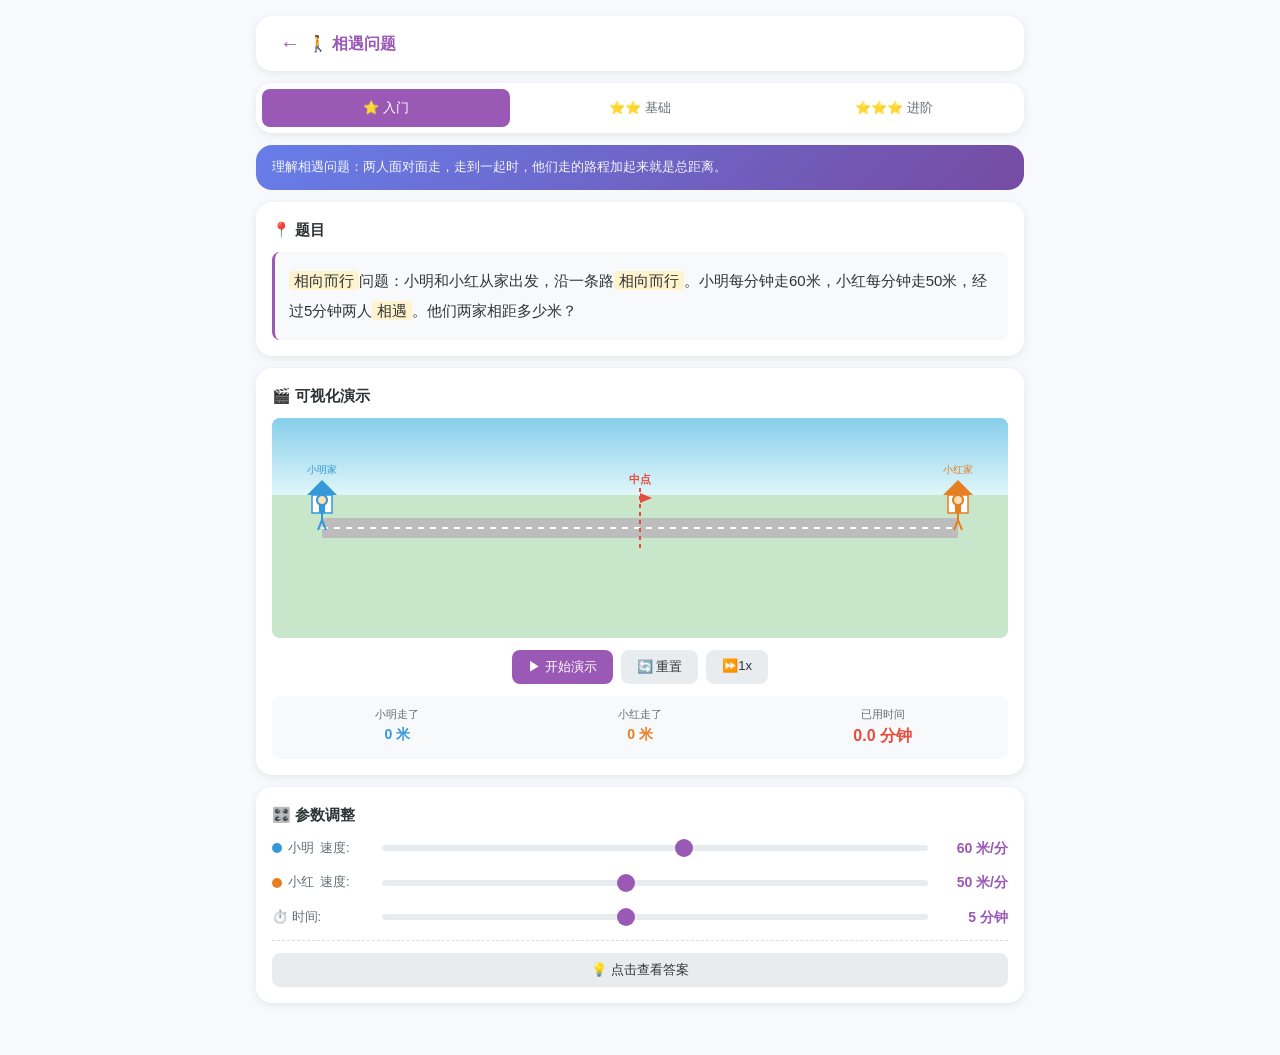
<file: v2/math/meeting.html>
<!DOCTYPE html>
<html lang="zh-CN">
<head>
    <meta charset="UTF-8">
    <meta name="viewport" content="width=device-width, initial-scale=1.0, maximum-scale=1.0, user-scalable=no">
    <title>相遇问题可视化 - 舒窈小课堂</title>
    <style>
        :root {
            --blue: #3498db;
            --orange: #e67e22;
            --success: #27ae60;
            --primary: #9B59B6;
            --red: #e74c3c;
            --bg-primary: #F7F9FC;
            --bg-card: #FFFFFF;
            --text-primary: #2D3436;
            --text-secondary: #636E72;
            --shadow-sm: 0 2px 8px rgba(0,0,0,0.08);
            --radius-sm: 8px;
            --radius-md: 16px;
        }
        * { margin: 0; padding: 0; box-sizing: border-box; }
        body {
            font-family: -apple-system, BlinkMacSystemFont, 'Segoe UI', Roboto, sans-serif;
            font-size: 16px;
            line-height: 1.6;
            color: var(--text-primary);
            background-color: var(--bg-primary);
            min-height: 100vh;
        }
        .container { max-width: 800px; margin: 0 auto; padding: 16px; padding-bottom: 40px; }
        .header {
            display: flex; align-items: center; padding: 12px 16px;
            background: var(--bg-card); border-radius: var(--radius-md);
            margin-bottom: 12px; box-shadow: var(--shadow-sm);
            position: sticky; top: 0; z-index: 100;
        }
        .back-btn {
            font-size: 20px; background: none; border: none;
            cursor: pointer; padding: 4px 8px; color: var(--primary);
        }
        .header h1 { font-size: 16px; color: var(--primary); flex: 1; }
        
        .difficulty-tabs {
            display: flex; gap: 6px; margin-bottom: 12px;
            background: var(--bg-card); border-radius: var(--radius-md);
            padding: 6px; box-shadow: var(--shadow-sm);
        }
        .difficulty-tab {
            flex: 1; padding: 10px 12px; border: none; border-radius: var(--radius-sm);
            background: transparent; cursor: pointer; font-size: 13px;
            font-weight: 500; color: var(--text-secondary); transition: all 0.2s;
        }
        .difficulty-tab.active { background: var(--primary); color: white; }
        
        .card {
            background: var(--bg-card); border-radius: var(--radius-md);
            padding: 16px; margin-bottom: 12px; box-shadow: var(--shadow-sm);
        }
        .card h3 { margin-bottom: 10px; font-size: 15px; }
        
        .goal-box {
            background: linear-gradient(135deg, #667eea 0%, #764ba2 100%);
            color: white; border-radius: var(--radius-md); padding: 12px 16px;
            margin-bottom: 12px;
        }
        .goal-box p { font-size: 13px; opacity: 0.95; }
        
        .question-text {
            font-size: 15px; line-height: 2; padding: 14px;
            background: #f8f9fa; border-radius: var(--radius-sm);
            border-left: 3px solid var(--primary);
        }
        .highlight {
            background: #fff3cd; padding: 1px 5px; border-radius: 4px;
            cursor: pointer; font-weight: 500;
        }
        .highlight:hover { background: #ffc107; }
        .highlight.active { background: var(--primary); color: white; }
        
        .explain-item {
            display: none; padding: 10px 12px; background: #e8f5e9;
            border-radius: var(--radius-sm); margin-top: 10px;
            border-left: 3px solid var(--success); font-size: 14px;
        }
        .explain-item.show { display: block; }
        .explain-item .term { font-weight: 600; color: var(--primary); }
        
        #visCanvas {
            width: 100%; height: 220px; border-radius: var(--radius-sm);
            background: linear-gradient(to bottom, #e3f2fd, #f5f5f5);
            display: block;
        }
        
        .distance-compare {
            margin-top: 12px; padding: 12px; background: #fafafa;
            border-radius: var(--radius-sm);
        }
        .compare-title { font-size: 13px; color: var(--text-secondary); margin-bottom: 8px; text-align: center; }
        .compare-row { display: flex; align-items: center; margin-bottom: 6px; }
        .compare-label { width: 60px; font-size: 12px; color: var(--text-secondary); }
        .compare-bar-wrap { flex: 1; position: relative; }
        .compare-bar { height: 18px; background: #e0e0e0; border-radius: 9px; position: relative; overflow: visible; }
        .compare-fill { height: 100%; border-radius: 9px; transition: width 0.3s; position: relative; }
        .compare-fill.blue { background: linear-gradient(90deg, var(--blue), #64b5f6); }
        .compare-fill.orange { background: linear-gradient(90deg, var(--orange), #ffb74d); }
        .compare-extra { font-size: 11px; padding: 2px 6px; border-radius: 4px; margin-left: 4px; white-space: nowrap; }
        .compare-extra.over { background: #e3f2fd; color: var(--blue); }
        .compare-extra.under { background: #fff3e0; color: var(--orange); }
        .diff-indicator {
            text-align: center; margin-top: 8px; padding: 8px;
            background: #fff3cd; border-radius: var(--radius-sm);
            font-size: 13px; color: #856404;
        }
        .diff-indicator .value { font-weight: bold; color: var(--red); font-size: 15px; }
        
        .midpoint-line {
            position: absolute; top: -5px; bottom: -5px; width: 2px;
            background: var(--red); left: 50%; transform: translateX(-50%);
            z-index: 10;
        }
        .midpoint-label {
            position: absolute; top: -22px; left: 50%; transform: translateX(-50%);
            font-size: 10px; color: var(--red); font-weight: 600;
        }
        
        .control-buttons {
            display: flex; gap: 8px; justify-content: center;
            margin: 12px 0; flex-wrap: wrap;
        }
        .ctrl-btn {
            padding: 8px 16px; border: none; border-radius: var(--radius-sm);
            font-size: 13px; font-weight: 500; cursor: pointer; transition: all 0.2s;
        }
        .ctrl-btn.primary { background: var(--primary); color: white; }
        .ctrl-btn.secondary { background: #e9ecef; color: var(--text-primary); }
        .ctrl-btn:hover { transform: translateY(-1px); }
        
        .param-section { display: block; }
        .param-section.hidden { display: none; }
        .param-row {
            display: flex; align-items: center; margin-bottom: 12px; gap: 10px;
        }
        .param-label { 
            width: 100px; font-size: 13px; color: var(--text-secondary);
            display: flex; align-items: center; gap: 6px;
        }
        .param-label .dot { width: 10px; height: 10px; border-radius: 50%; }
        .param-label .dot.blue { background: var(--blue); }
        .param-label .dot.orange { background: var(--orange); }
        .param-slider {
            flex: 1; -webkit-appearance: none; height: 6px;
            border-radius: 3px; background: #e9ecef; outline: none;
        }
        .param-slider::-webkit-slider-thumb {
            -webkit-appearance: none; width: 18px; height: 18px;
            border-radius: 50%; background: var(--primary); cursor: pointer;
        }
        .param-value { 
            width: 70px; text-align: right; font-weight: 600; 
            font-size: 14px; color: var(--primary);
        }
        
        .fixed-params {
            display: none; padding: 12px; background: #f8f9fa;
            border-radius: var(--radius-sm); margin-bottom: 12px;
        }
        .fixed-params.show { display: block; }
        .fixed-row { display: flex; justify-content: space-between; margin-bottom: 6px; font-size: 13px; }
        .fixed-row .label { color: var(--text-secondary); }
        .fixed-row .value { font-weight: 600; }
        .fixed-row .value.blue { color: var(--blue); }
        .fixed-row .value.orange { color: var(--orange); }
        .fixed-row .value.red { color: var(--red); }
        .fixed-row .value.green { color: var(--success); }
        
        .progress-section {
            display: none; margin-top: 12px; padding: 12px;
            background: #f8f9fa; border-radius: var(--radius-sm);
        }
        .progress-section.show { display: block; }
        .progress-bar-wrap {
            height: 20px; background: #e0e0e0; border-radius: 10px;
            overflow: hidden; margin-bottom: 8px;
        }
        .progress-bar-fill {
            height: 100%; background: linear-gradient(90deg, var(--blue), var(--success));
            border-radius: 10px; transition: width 0.1s;
        }
        .progress-text {
            display: flex; justify-content: space-between; font-size: 12px;
            color: var(--text-secondary);
        }
        
        .guide-section {
            display: none; margin-top: 12px; border-top: 1px dashed #ddd;
            padding-top: 12px;
        }
        .guide-section.show { display: block; }
        
        .guide-step {
            padding: 12px; background: #f8f9fa; border-radius: var(--radius-sm);
            margin-bottom: 10px; border-left: 3px solid var(--primary);
        }
        .guide-step.active { background: #e8f5e9; border-left-color: var(--success); }
        .guide-step .step-title {
            font-weight: 600; margin-bottom: 6px; font-size: 14px;
            display: flex; align-items: center; gap: 6px;
        }
        .guide-step .step-title .num {
            width: 20px; height: 20px; background: var(--primary);
            color: white; border-radius: 50%; font-size: 12px;
            display: flex; align-items: center; justify-content: center;
        }
        .guide-step.active .step-title .num { background: var(--success); }
        .guide-step .step-content { font-size: 13px; line-height: 1.8; }
        .guide-step .formula {
            font-family: monospace; background: #fff; padding: 4px 8px;
            border-radius: 4px; display: inline-block; margin: 4px 0;
        }
        .guide-step .highlight-text {
            background: #fff3cd; padding: 2px 4px; border-radius: 2px;
            font-weight: 500;
        }
        
        .guide-nav {
            display: flex; justify-content: center; gap: 8px; margin-top: 12px;
        }
        .guide-btn {
            padding: 8px 20px; border: none; border-radius: var(--radius-sm);
            font-size: 13px; cursor: pointer; transition: all 0.2s;
        }
        .guide-btn.next { background: var(--primary); color: white; }
        .guide-btn.reset { background: #e9ecef; color: var(--text-primary); }
        
        .show-guide-btn {
            display: none; width: 100%; padding: 12px; margin-top: 12px;
            background: linear-gradient(135deg, #667eea 0%, #764ba2 100%);
            color: white; border: none; border-radius: var(--radius-sm);
            font-size: 14px; font-weight: 600; cursor: pointer;
            transition: all 0.2s;
        }
        .show-guide-btn.show { display: block; }
        .show-guide-btn:hover { transform: translateY(-2px); box-shadow: 0 4px 12px rgba(102,126,234,0.4); }
        
        .live-data {
            display: flex; gap: 12px; flex-wrap: wrap;
            background: #f8f9fa; border-radius: var(--radius-sm); padding: 10px;
            margin-top: 12px;
        }
        .data-item {
            flex: 1; min-width: 80px; text-align: center;
        }
        .data-item .label { font-size: 11px; color: var(--text-secondary); }
        .data-item .value { font-size: 14px; font-weight: 600; color: var(--primary); }
        .data-item.blue .value { color: var(--blue); }
        .data-item.orange .value { color: var(--orange); }
        .data-item.result .value { color: var(--success); }
        .data-item.time .value { color: var(--red); font-size: 16px; }
    </style>
</head>
<body>
    <div class="container">
        <div class="header">
            <button class="back-btn" onclick="location.href='../index.html'">←</button>
            <h1>🚶 相遇问题</h1>
        </div>

        <div class="difficulty-tabs">
            <button class="difficulty-tab active" id="tab1" onclick="changeLevel(1)">⭐ 入门</button>
            <button class="difficulty-tab" id="tab2" onclick="changeLevel(2)">⭐⭐ 基础</button>
            <button class="difficulty-tab" id="tab3" onclick="changeLevel(3)">⭐⭐⭐ 进阶</button>
        </div>

        <div class="goal-box">
            <p id="goalText">理解相遇问题：两人面对面走，走到一起时，他们走的路程加起来就是总距离。</p>
        </div>

        <div class="card">
            <h3>📍 题目</h3>
            <div class="question-text" id="questionText"></div>
            <div class="explain-item" id="exp-xiangxiang"><span class="term">"相向而行"</span> — 两人面对面走，你朝我走，我朝你走。</div>
            <div class="explain-item" id="exp-tongshi"><span class="term">"同时出发"</span> — 两人同一时间开始走，没有谁先谁后。</div>
            <div class="explain-item" id="exp-xiangyu"><span class="term">"相遇"</span> — 两人走到了同一个位置，碰到了一起。</div>
            <div class="explain-item" id="exp-zhongdian"><span class="term">"距中点"</span> — 中点是总路程正中间的位置。距中点24千米，说明相遇点不在正中间。</div>
            <div class="explain-item" id="exp-huanxing"><span class="term">"环形跑道"</span> — 圆形的跑道。反向跑就是一个人顺时针、一个人逆时针。</div>
            <div class="explain-item" id="exp-dierci"><span class="term">"第二次相遇"</span> — 两人合跑了两圈。第一次相遇=合跑1圈，第二次相遇=合跑2圈。</div>
        </div>

        <div class="card fixed-params" id="fixedParams">
            <div class="fixed-row">
                <span class="label" id="fixedLabelA">🚗 甲车速度:</span>
                <span class="value blue" id="fixedValueA">60 km/h</span>
            </div>
            <div class="fixed-row">
                <span class="label" id="fixedLabelB">🚙 乙车速度:</span>
                <span class="value orange" id="fixedValueB">48 km/h</span>
            </div>
            <div class="fixed-row" id="fixedRow3">
                <span class="label" id="fixedLabel3">📍 相遇点距中点:</span>
                <span class="value red" id="fixedValue3">24 km</span>
            </div>
            <div class="fixed-row" id="fixedRow4" style="display:none;">
                <span class="label">跑道周长:</span>
                <span class="value green" id="fixedValue4">400 m</span>
            </div>
        </div>

        <div class="card">
            <h3>🎬 可视化演示</h3>
            <canvas id="visCanvas"></canvas>
            
            <div class="distance-compare" id="distanceCompare" style="display:none;">
                <div class="compare-title">路程对比图</div>
                <div class="compare-row">
                    <span class="compare-label">甲车:</span>
                    <div class="compare-bar-wrap">
                        <div class="compare-bar">
                            <div class="midpoint-line"></div>
                            <div class="midpoint-label">中点</div>
                            <div class="compare-fill blue" id="barA" style="width:55%"></div>
                        </div>
                    </div>
                    <span class="compare-extra over">+24km</span>
                </div>
                <div class="compare-row">
                    <span class="compare-label">乙车:</span>
                    <div class="compare-bar-wrap">
                        <div class="compare-bar">
                            <div class="compare-fill orange" id="barB" style="width:45%"></div>
                        </div>
                    </div>
                    <span class="compare-extra under">-24km</span>
                </div>
                <div class="diff-indicator">
                    甲比乙多走了: <span class="value">48 km</span> = 24 × 2
                </div>
            </div>
            
            <div class="progress-section" id="progressSection">
                <div class="progress-bar-wrap">
                    <div class="progress-bar-fill" id="progressFill" style="width:0%"></div>
                </div>
                <div class="progress-text">
                    <span>合跑路程: <b id="totalRun">0</b> m</span>
                    <span>目标: <b id="targetRun">800</b> m</span>
                </div>
            </div>
            
            <div class="control-buttons">
                <button class="ctrl-btn primary" id="playBtn" onclick="handlePlay()">▶ 开始演示</button>
                <button class="ctrl-btn secondary" onclick="handleReset()">🔄 重置</button>
                <button class="ctrl-btn secondary" id="speedBtn" onclick="handleSpeed()">⏩ <span id="speedLabel">1x</span></button>
            </div>
            
            <div class="live-data" id="liveDataBox">
                <div class="data-item blue">
                    <div class="label" id="labelA">小明走了</div>
                    <div class="value" id="livePosA">0 米</div>
                </div>
                <div class="data-item orange">
                    <div class="label" id="labelB">小红走了</div>
                    <div class="value" id="livePosB">0 米</div>
                </div>
                <div class="data-item time" id="timeItem">
                    <div class="label">已用时间</div>
                    <div class="value" id="liveTime">0 分钟</div>
                </div>
                <div class="data-item result" id="meetItem" style="display:none;">
                    <div class="label">合跑路程</div>
                    <div class="value" id="liveTotal">0 m</div>
                </div>
            </div>
            
            <button class="show-guide-btn" id="showGuideBtn" onclick="showGuideSection()">💡 点击查看解题步骤</button>
            
            <div class="guide-section" id="guideSection">
                <div class="guide-step" id="guideStep1">
                    <div class="step-title"><span class="num">1</span> 理解"距中点"</div>
                    <div class="step-content">
                        甲车速度<span class="highlight-text">60 km/h</span>，乙车速度<span class="highlight-text">48 km/h</span><br>
                        甲车快 → <b>超过中点 24 km</b><br>
                        乙车慢 → <b>离中点还差 24 km</b>
                    </div>
                </div>
                <div class="guide-step" id="guideStep2" style="display:none;">
                    <div class="step-title"><span class="num">2</span> 计算路程差</div>
                    <div class="step-content">
                        甲比乙多走了多远？<br>
                        <div class="formula">24 + 24 = 48 km</div>
                        或 <div class="formula">24 × 2 = 48 km</div>
                    </div>
                </div>
                <div class="guide-step" id="guideStep3" style="display:none;">
                    <div class="step-title"><span class="num">3</span> 计算速度差</div>
                    <div class="step-content">
                        甲每小时走 <span class="highlight-text">60 km</span><br>
                        乙每小时走 <span class="highlight-text">48 km</span><br>
                        甲每小时比乙多走：<div class="formula">60 - 48 = 12 km/h</div>
                    </div>
                </div>
                <div class="guide-step" id="guideStep4" style="display:none;">
                    <div class="step-title"><span class="num">4</span> 求相遇时间</div>
                    <div class="step-content">
                        要多走 48 km，每小时多走 12 km<br>
                        需要时间：<div class="formula">48 ÷ 12 = 4 小时</div>
                    </div>
                </div>
                <div class="guide-step" id="guideStep5" style="display:none;">
                    <div class="step-title"><span class="num">5</span> 求总路程</div>
                    <div class="step-content">
                        甲乙每小时共走：<div class="formula">60 + 48 = 108 km/h</div>
                        走了 4 小时<br>
                        总路程：<div class="formula">108 × 4 = 432 km</div>
                    </div>
                </div>
                <div class="guide-nav" id="guideNav">
                    <button class="guide-btn next" id="nextStepBtn" onclick="nextGuideStep()">下一步 →</button>
                </div>
            </div>
            
            <div class="guide-section" id="guideSection2">
                <div class="guide-step" id="guide2Step1">
                    <div class="step-title"><span class="num">1</span> 理解"反向而行"</div>
                    <div class="step-content">
                        甲顺时针跑，乙逆时针跑<br>
                        每秒两人共跑：<div class="formula">5 + 3 = 8 米</div>
                    </div>
                </div>
                <div class="guide-step" id="guide2Step2" style="display:none;">
                    <div class="step-title"><span class="num">2</span> 理解"第二次相遇"</div>
                    <div class="step-content">
                        第一次相遇：合跑 <span class="highlight-text">1圈 = 400米</span><br>
                        第二次相遇：合跑 <span class="highlight-text">2圈 = 800米</span><br>
                        <div class="formula">400 × 2 = 800 米</div>
                    </div>
                </div>
                <div class="guide-step" id="guide2Step3" style="display:none;">
                    <div class="step-title"><span class="num">3</span> 求时间</div>
                    <div class="step-content">
                        合跑 800 米，每秒跑 8 米<br>
                        需要时间：<div class="formula">800 ÷ 8 = 100 秒</div>
                    </div>
                </div>
                <div class="guide-nav" id="guide2Nav">
                    <button class="guide-btn next" id="next2StepBtn" onclick="nextGuide2Step()">下一步 →</button>
                </div>
            </div>
        </div>

        <div class="card param-section" id="paramSection">
            <h3>🎛️ 参数调整</h3>
            <div class="param-row">
                <span class="param-label"><span class="dot blue"></span><span id="nameA">小明</span>速度:</span>
                <input type="range" class="param-slider" id="sliderA" min="10" max="100" value="60" oninput="handleSlider()">
                <span class="param-value"><span id="valA">60</span> <span id="unitA">米/分</span></span>
            </div>
            <div class="param-row">
                <span class="param-label"><span class="dot orange"></span><span id="nameB">小红</span>速度:</span>
                <input type="range" class="param-slider" id="sliderB" min="10" max="100" value="50" oninput="handleSlider()">
                <span class="param-value"><span id="valB">50</span> <span id="unitB">米/分</span></span>
            </div>
            <div class="param-row" id="timeRow">
                <span class="param-label">⏱️ 时间:</span>
                <input type="range" class="param-slider" id="sliderT" min="1" max="10" value="5" oninput="handleSlider()">
                <span class="param-value"><span id="valT">5</span> <span id="unitT">分钟</span></span>
            </div>
            
            <div style="border-top: 1px dashed #ddd; margin-top: 12px; padding-top: 12px;">
                <button class="ctrl-btn secondary" onclick="toggleAnswer()" style="width:100%;">
                    💡 点击查看答案
                </button>
                <div id="answerContent" style="display:none; margin-top: 12px;">
                    <div style="padding: 8px 12px; background: #f8f9fa; border-radius: 8px; margin-bottom: 8px; font-size: 14px;">
                        <span style="color: var(--text-secondary);"><span id="step1Name">小明</span>走了:</span>
                        <span style="font-family: monospace; margin-left: 8px;" id="calcA">60 × 5 = 300 米</span>
                    </div>
                    <div style="padding: 8px 12px; background: #f8f9fa; border-radius: 8px; margin-bottom: 8px; font-size: 14px;">
                        <span style="color: var(--text-secondary);"><span id="step2Name">小红</span>走了:</span>
                        <span style="font-family: monospace; margin-left: 8px;" id="calcB">50 × 5 = 250 米</span>
                    </div>
                    <div style="padding: 8px 12px; background: #e8f5e9; border-radius: 8px; font-size: 14px; font-weight: 600;">
                        <span style="color: var(--success);">总路程:</span>
                        <span style="font-family: monospace; margin-left: 8px;" id="calcTotal">300 + 250 = 550 米</span>
                    </div>
                </div>
            </div>
        </div>
    </div>

    <script>
        // 题目数据
        var questions = {
            1: {
                text: '<span class="highlight" onclick="showExplain(\'xiangxiang\', event)">相向而行</span>问题：小明和小红从家出发，沿一条路<span class="highlight" onclick="showExplain(\'xiangxiang\', event)">相向而行</span>。小明每分钟走60米，小红每分钟走50米，经过5分钟两人<span class="highlight" onclick="showExplain(\'xiangyu\', event)">相遇</span>。他们两家相距多少米？',
                goal: '理解相遇问题：两人面对面走，走到一起时，他们走的路程加起来就是总距离。',
                speedA: 60, speedB: 50, time: 5,
                unit: '米/分', timeUnit: '分钟', distUnit: '米',
                nameA: '小明', nameB: '小红',
                isPerson: true,
                hasParams: true,
                showTime: true
            },
            2: {
                text: '甲乙两车从A、B两地<span class="highlight" onclick="showExplain(\'tongshi\', event)">同时</span>出发<span class="highlight" onclick="showExplain(\'xiangxiang\', event)">相向而行</span>，甲车每小时行60千米，乙车每小时行48千米，两车在<span class="highlight" onclick="showExplain(\'zhongdian\', event)">距中点24千米</span>处相遇。求A、B两地的距离。',
                goal: '理解"距中点"的含义：甲车快，超过中点；乙车慢，不到中点。通过路程差求时间。',
                speedA: 60, speedB: 48, distToMid: 24,
                unit: 'km/h', timeUnit: '小时', distUnit: 'km',
                nameA: '甲车', nameB: '乙车',
                isPerson: false,
                hasParams: false,
                time: 4,  // 固定时间
                get timeDiff() { return this.speedA - this.speedB; },
                get distanceDiff() { return this.distToMid * 2; }
            },
            3: {
                text: '甲乙两人从<span class="highlight" onclick="showExplain(\'huanxing\', event)">环形跑道</span>的同一点<span class="highlight" onclick="showExplain(\'tongshi\', event)">同时</span>出发，<span class="highlight" onclick="showExplain(\'xiangxiang\', event)">反向而行</span>。甲每秒跑5米，乙每秒跑3米。跑道周长400米，他们<span class="highlight" onclick="showExplain(\'dierci\', event)">第二次相遇</span>需要多少秒？',
                goal: '理解环形相遇：反向跑，相遇时两人跑的路程和等于跑道周长的倍数。',
                speedA: 5, speedB: 3,
                unit: 'm/s', timeUnit: '秒', distUnit: 'm',
                nameA: '甲', nameB: '乙',
                isPerson: true,
                hasParams: false,
                isRing: true,
                perimeter: 400,
                meetCount: 2,
                totalTime: 100
            }
        };

        // 状态变量 - 必须先初始化
        var currentLevel = 1;
        var isPlaying = false;
        var animId = null;
        var currentTime = 0;
        var speedMult = 1;
        var totalDist = 550;
        var canvas = null;
        var ctx = null;
        var lastFrameTime = 0;
        var met = false;
        var currentGuideStep = 0;
        var currentGuide2Step = 0;
        var firstMet = false;
        var secondMet = false;

        window.onload = function() {
            canvas = document.getElementById('visCanvas');
            if (canvas) {
                ctx = canvas.getContext('2d');
                resizeCanvas();
                window.addEventListener('resize', resizeCanvas);
            }
            changeLevel(1);
        };

        function resizeCanvas() {
            if (!canvas) return;
            var rect = canvas.getBoundingClientRect();
            canvas.width = rect.width * 2;
            canvas.height = rect.height * 2;
            ctx.scale(2, 2);
            drawScene();
        }

        function changeLevel(level) {
            currentLevel = level;
            var q = questions[level];
            
            for (var i = 1; i <= 3; i++) {
                document.getElementById('tab' + i).classList.toggle('active', i === level);
            }
            
            document.getElementById('questionText').innerHTML = q.text;
            document.getElementById('goalText').textContent = q.goal;
            
            document.getElementById('nameA').textContent = q.nameA;
            document.getElementById('nameB').textContent = q.nameB;
            document.getElementById('labelA').textContent = q.nameA + '走了';
            document.getElementById('labelB').textContent = q.nameB + '走了';
            document.getElementById('step1Name').textContent = q.nameA;
            document.getElementById('step2Name').textContent = q.nameB;
            
            if (q.hasParams) {
                document.getElementById('paramSection').classList.remove('hidden');
                document.getElementById('fixedParams').classList.remove('show');
                document.getElementById('distanceCompare').style.display = 'none';
                document.getElementById('progressSection').classList.remove('show');
                document.getElementById('guideSection').classList.remove('show');
                document.getElementById('guideSection2').classList.remove('show');
                document.getElementById('showGuideBtn').classList.remove('show');
                document.getElementById('timeItem').style.display = 'block';
                document.getElementById('meetItem').style.display = 'none';
                document.getElementById('speedBtn').style.display = 'inline-flex';
                document.getElementById('timeRow').style.display = q.showTime ? 'flex' : 'none';
                
                document.getElementById('unitA').textContent = q.unit;
                document.getElementById('unitB').textContent = q.unit;
                document.getElementById('unitT').textContent = q.timeUnit;
                
            } else if (q.isRing) {
                document.getElementById('paramSection').classList.add('hidden');
                document.getElementById('fixedParams').classList.add('show');
                document.getElementById('distanceCompare').style.display = 'none';
                document.getElementById('progressSection').classList.add('show');
                document.getElementById('guideSection').classList.remove('show');
                document.getElementById('guideSection2').classList.remove('show');
                document.getElementById('showGuideBtn').classList.remove('show');
                document.getElementById('timeItem').style.display = 'block';
                document.getElementById('meetItem').style.display = 'block';
                document.getElementById('speedBtn').style.display = 'inline-flex';
                
                document.getElementById('fixedLabelA').innerHTML = '🚶 甲速度:';
                document.getElementById('fixedValueA').textContent = q.speedA + ' ' + q.unit;
                document.getElementById('fixedLabelB').innerHTML = '🚶 乙速度:';
                document.getElementById('fixedValueB').textContent = q.speedB + ' ' + q.unit;
                document.getElementById('fixedRow3').style.display = 'none';
                document.getElementById('fixedRow4').style.display = 'flex';
                document.getElementById('fixedValue4').textContent = q.perimeter + ' ' + q.distUnit;
                document.getElementById('targetRun').textContent = q.perimeter * q.meetCount;
                
            } else {
                document.getElementById('paramSection').classList.add('hidden');
                document.getElementById('fixedParams').classList.add('show');
                document.getElementById('distanceCompare').style.display = 'block';
                document.getElementById('progressSection').classList.remove('show');
                document.getElementById('guideSection').classList.remove('show');
                document.getElementById('guideSection2').classList.remove('show');
                document.getElementById('showGuideBtn').classList.remove('show');
                document.getElementById('timeItem').style.display = 'block';
                document.getElementById('meetItem').style.display = 'none';
                document.getElementById('speedBtn').style.display = 'inline-flex';
                
                document.getElementById('fixedLabelA').innerHTML = '🚗 甲车速度:';
                document.getElementById('fixedValueA').textContent = q.speedA + ' ' + q.unit;
                document.getElementById('fixedLabelB').innerHTML = '🚙 乙车速度:';
                document.getElementById('fixedValueB').textContent = q.speedB + ' ' + q.unit;
                document.getElementById('fixedRow3').style.display = 'flex';
                document.getElementById('fixedRow4').style.display = 'none';
                document.getElementById('fixedLabel3').innerHTML = '📍 相遇点距中点:';
                document.getElementById('fixedValue3').textContent = q.distToMid + ' ' + q.distUnit;
            }
            
            handleReset();
        }

        function handleSlider() {
            var vA = parseInt(document.getElementById('sliderA').value);
            var vB = parseInt(document.getElementById('sliderB').value);
            var t = parseInt(document.getElementById('sliderT').value);
            
            document.getElementById('valA').textContent = vA;
            document.getElementById('valB').textContent = vB;
            document.getElementById('valT').textContent = t;
            
            document.getElementById('calcA').textContent = vA + ' × ' + t + ' = ' + (vA * t) + ' 米';
            document.getElementById('calcB').textContent = vB + ' × ' + t + ' = ' + (vB * t) + ' 米';
            document.getElementById('calcTotal').textContent = (vA * t) + ' + ' + (vB * t) + ' = ' + ((vA + vB) * t) + ' 米';
            
            totalDist = (vA + vB) * t;
            drawScene();
        }

        function toggleAnswer() {
            var el = document.getElementById('answerContent');
            el.style.display = el.style.display === 'none' ? 'block' : 'none';
        }

        function handlePlay() {
            if (isPlaying) {
                isPlaying = false;
                document.getElementById('playBtn').textContent = '▶ 开始演示';
                if (animId) cancelAnimationFrame(animId);
            } else {
                isPlaying = true;
                met = false;
                document.getElementById('playBtn').textContent = '⏸ 暂停';
                lastFrameTime = performance.now();
                runAnimation(lastFrameTime);
            }
        }

        function handleReset() {
            isPlaying = false;
            if (animId) {
                cancelAnimationFrame(animId);
                animId = null;
            }
            currentTime = 0;
            met = false;
            firstMet = false;
            secondMet = false;
            currentGuideStep = 0;
            currentGuide2Step = 0;
            document.getElementById('playBtn').textContent = '▶ 开始演示';
            document.getElementById('progressFill').style.width = '0%';
            document.getElementById('totalRun').textContent = '0';
            
            document.getElementById('guideSection').classList.remove('show');
            document.getElementById('guideSection2').classList.remove('show');
            document.getElementById('showGuideBtn').classList.remove('show');
            
            for (var i = 2; i <= 5; i++) {
                var step = document.getElementById('guideStep' + i);
                if (step) { step.style.display = 'none'; step.classList.remove('active'); }
            }
            for (var j = 2; j <= 3; j++) {
                var step2 = document.getElementById('guide2Step' + j);
                if (step2) { step2.style.display = 'none'; step2.classList.remove('active'); }
            }
            document.getElementById('nextStepBtn').textContent = '下一步 →';
            document.getElementById('next2StepBtn').textContent = '下一步 →';
            
            updateLiveData(0);
            drawScene();
        }

        function handleSpeed() {
            speedMult = speedMult === 1 ? 2 : speedMult === 2 ? 4 : 1;
            document.getElementById('speedLabel').textContent = speedMult + 'x';
        }

        function showGuideSection() {
            var q = questions[currentLevel];
            if (q.isRing) {
                document.getElementById('guideSection2').classList.add('show');
                document.getElementById('guide2Step1').classList.add('active');
                currentGuide2Step = 1;
            } else {
                document.getElementById('guideSection').classList.add('show');
                document.getElementById('guideStep1').classList.add('active');
                currentGuideStep = 1;
            }
            document.getElementById('showGuideBtn').classList.remove('show');
        }

        function runAnimation(now) {
            if (!isPlaying || !ctx) return;
            
            var delta = (now - lastFrameTime) / 1000;
            lastFrameTime = now;
            
            var q = questions[currentLevel];
            var totalTime;
            var step;
            
            if (q.hasParams) {
                // 入门题
                totalTime = parseInt(document.getElementById('sliderT').value);
                step = delta * speedMult * (totalTime / 6);
                currentTime = Math.min(currentTime + step, totalTime);
                met = currentTime >= totalTime;
                
                drawScene();
                updateLiveData(currentTime);
                
                if (currentTime >= totalTime) {
                    isPlaying = false;
                    document.getElementById('playBtn').textContent = '▶ 开始演示';
                }
                
                if (isPlaying) {
                    animId = requestAnimationFrame(runAnimation);
                }
                
            } else if (q.isRing) {
                // 进阶题
                var speedSum = q.speedA + q.speedB;
                var targetDist = q.perimeter * q.meetCount;
                totalTime = q.totalTime;
                step = delta * speedMult * (totalTime / 6);
                currentTime = Math.min(currentTime + step, totalTime);
                
                var totalRun = speedSum * currentTime;
                var progress = Math.min(totalRun / targetDist * 100, 100);
                document.getElementById('progressFill').style.width = progress + '%';
                document.getElementById('totalRun').textContent = Math.round(totalRun);
                
                if (totalRun >= q.perimeter && !firstMet) {
                    firstMet = true;
                }
                if (totalRun >= targetDist && !secondMet) {
                    secondMet = true;
                    met = true;
                    isPlaying = false;
                    document.getElementById('playBtn').textContent = '▶ 开始演示';
                }
                
                updateLiveData(currentTime);
                drawScene();
                
                if (!isPlaying) {
                    document.getElementById('showGuideBtn').classList.add('show');
                }
                
                if (isPlaying) {
                    animId = requestAnimationFrame(runAnimation);
                }
                
            } else {
                // 基础题
                totalTime = q.time;
                step = delta * (totalTime / 5);
                currentTime = Math.min(currentTime + step, totalTime);
                met = currentTime >= totalTime;
                
                drawScene();
                updateLiveData(currentTime);
                
                if (currentTime >= totalTime) {
                    isPlaying = false;
                    document.getElementById('playBtn').textContent = '▶ 开始演示';
                    document.getElementById('showGuideBtn').classList.add('show');
                }
                
                if (isPlaying) {
                    animId = requestAnimationFrame(runAnimation);
                }
            }
        }

        function nextGuideStep() {
            if (currentGuideStep < 5) {
                document.getElementById('guideStep' + currentGuideStep).classList.remove('active');
                currentGuideStep++;
                document.getElementById('guideStep' + currentGuideStep).style.display = 'block';
                document.getElementById('guideStep' + currentGuideStep).classList.add('active');
                if (currentGuideStep === 5) document.getElementById('nextStepBtn').textContent = '✅ 答案：432 km';
            }
        }

        function nextGuide2Step() {
            if (currentGuide2Step < 3) {
                document.getElementById('guide2Step' + currentGuide2Step).classList.remove('active');
                currentGuide2Step++;
                document.getElementById('guide2Step' + currentGuide2Step).style.display = 'block';
                document.getElementById('guide2Step' + currentGuide2Step).classList.add('active');
                if (currentGuide2Step === 3) document.getElementById('next2StepBtn').textContent = '✅ 答案：100 秒';
            }
        }

        function updateLiveData(t) {
            var q = questions[currentLevel];
            var vA = q.hasParams ? parseInt(document.getElementById('sliderA').value) : q.speedA;
            var vB = q.hasParams ? parseInt(document.getElementById('sliderB').value) : q.speedB;
            var posA = Math.round(vA * t);
            var posB = Math.round(vB * t);
            
            document.getElementById('liveTime').textContent = t.toFixed(1) + ' ' + q.timeUnit;
            document.getElementById('livePosA').textContent = posA + ' ' + q.distUnit;
            document.getElementById('livePosB').textContent = posB + ' ' + q.distUnit;
            
            if (q.isRing) {
                document.getElementById('liveTotal').textContent = (posA + posB) + ' ' + q.distUnit;
            }
        }

        function drawScene() {
            if (!ctx || !canvas) return;
            var w = canvas.width / 2;
            var h = canvas.height / 2;
            ctx.clearRect(0, 0, w, h);
            
            var q = questions[currentLevel];
            if (q.isRing) {
                drawRing(w, h);
            } else {
                drawLine(w, h);
            }
        }

        function drawLine(w, h) {
            var q = questions[currentLevel];
            var pad = 50;
            var roadY = h * 0.5;
            var roadW = w - pad * 2;
            
            // 天空
            var skyGrad = ctx.createLinearGradient(0, 0, 0, h * 0.35);
            skyGrad.addColorStop(0, '#87CEEB');
            skyGrad.addColorStop(1, '#E0F7FA');
            ctx.fillStyle = skyGrad;
            ctx.fillRect(0, 0, w, h * 0.35);
            
            // 草地
            ctx.fillStyle = '#C8E6C9';
            ctx.fillRect(0, h * 0.35, w, h * 0.65);
            
            // 道路
            ctx.fillStyle = '#BDBDBD';
            ctx.fillRect(pad, roadY - 10, roadW, 20);
            
            // 道路中线
            ctx.strokeStyle = '#fff';
            ctx.lineWidth = 2;
            ctx.setLineDash([6, 6]);
            ctx.beginPath();
            ctx.moveTo(pad, roadY);
            ctx.lineTo(w - pad, roadY);
            ctx.stroke();
            ctx.setLineDash([]);
            
            // 中点标记
            var midX = w / 2;
            ctx.strokeStyle = '#e74c3c';
            ctx.lineWidth = 2;
            ctx.setLineDash([4, 4]);
            ctx.beginPath();
            ctx.moveTo(midX, roadY - 40);
            ctx.lineTo(midX, roadY + 20);
            ctx.stroke();
            ctx.setLineDash([]);
            
            ctx.fillStyle = '#e74c3c';
            ctx.font = 'bold 11px sans-serif';
            ctx.textAlign = 'center';
            ctx.fillText('中点', midX, roadY - 45);
            
            ctx.beginPath();
            ctx.moveTo(midX, roadY - 35);
            ctx.lineTo(midX + 12, roadY - 30);
            ctx.lineTo(midX, roadY - 25);
            ctx.closePath();
            ctx.fill();
            
            // 计算位置
            var posAx, posBx;
            var meetPoint = w / 2;  // 相遇点在中点附近
            
            if (q.hasParams) {
                var vA = parseInt(document.getElementById('sliderA').value);
                var vB = parseInt(document.getElementById('sliderB').value);
                var totalTime = parseInt(document.getElementById('sliderT').value);
                var progress = Math.min(currentTime / totalTime, 1);
                
                // 计算相遇点（按速度比例）
                meetPoint = pad + roadW * (vA / (vA + vB));
                
                if (met) {
                    // 相遇时，两车站在一起
                    posAx = meetPoint;
                    posBx = meetPoint;
                } else {
                    posAx = pad + roadW * progress * (vA / (vA + vB));
                    posBx = w - pad - roadW * progress * (vB / (vA + vB));
                }
            } else {
                var progress = currentTime / q.time;
                
                // 计算相遇点（按速度比例）
                meetPoint = pad + roadW * (q.speedA / (q.speedA + q.speedB));
                
                if (met) {
                    // 相遇时，两车站在一起
                    posAx = meetPoint;
                    posBx = meetPoint;
                } else {
                    posAx = pad + roadW * progress * (q.speedA / (q.speedA + q.speedB));
                    posBx = w - pad - roadW * progress * (q.speedB / (q.speedA + q.speedB));
                }
            }
            
            // 绘制房子或标签
            if (q.isPerson && currentLevel !== 2) {
                drawHouse(pad, roadY - 45, '#3498db', q.nameA + '家');
                drawHouse(w - pad, roadY - 45, '#e67e22', q.nameB + '家');
            } else {
                ctx.fillStyle = '#3498db';
                ctx.font = 'bold 14px sans-serif';
                ctx.textAlign = 'center';
                ctx.fillText('A', pad, roadY - 20);
                ctx.fillStyle = '#e67e22';
                ctx.fillText('B', w - pad, roadY - 20);
            }
            
            // 绘制人物或车辆
            if (q.isPerson) {
                drawPerson(posAx, roadY - 12, '#3498db', true, met);
                drawPerson(posBx, roadY - 12, '#e67e22', false, met);
            } else {
                drawCar(posAx, roadY, '#3498db', true);
                drawCar(posBx, roadY, '#e67e22', false);
            }
            
            // 相遇提示
            if (met) {
                ctx.fillStyle = '#27ae60';
                ctx.font = 'bold 13px sans-serif';
                ctx.textAlign = 'center';
                ctx.fillText('🎉 相遇！', w / 2, roadY - 55);
            }
        }

        function drawHouse(x, y, color, label) {
            ctx.fillStyle = color;
            ctx.beginPath();
            ctx.moveTo(x - 15, y + 12);
            ctx.lineTo(x, y - 3);
            ctx.lineTo(x + 15, y + 12);
            ctx.closePath();
            ctx.fill();
            
            ctx.fillStyle = '#FFF';
            ctx.fillRect(x - 10, y + 12, 20, 18);
            ctx.strokeStyle = color;
            ctx.lineWidth = 1.5;
            ctx.strokeRect(x - 10, y + 12, 20, 18);
            
            ctx.fillStyle = color;
            ctx.fillRect(x - 3, y + 20, 6, 10);
            
            ctx.fillStyle = color;
            ctx.font = '10px sans-serif';
            ctx.textAlign = 'center';
            ctx.fillText(label, x, y - 10);
        }

        function drawPerson(x, y, color, facingRight, isMet) {
            ctx.fillStyle = color;
            ctx.beginPath();
            ctx.arc(x, y - 16, 6, 0, Math.PI * 2);
            ctx.fill();
            
            ctx.fillStyle = '#FFE0B2';
            ctx.beginPath();
            ctx.arc(x, y - 16, 4, 0, Math.PI * 2);
            ctx.fill();
            
            ctx.strokeStyle = color;
            ctx.lineWidth = 2;
            ctx.beginPath();
            ctx.moveTo(x, y - 10);
            ctx.lineTo(x, y + 4);
            ctx.stroke();
            
            ctx.beginPath();
            ctx.moveTo(x, y + 4);
            ctx.lineTo(x - 4, y + 14);
            ctx.moveTo(x, y + 4);
            ctx.lineTo(x + 4, y + 14);
            ctx.stroke();
        }

        function drawCar(x, y, color, facingRight) {
            ctx.fillStyle = color;
            ctx.beginPath();
            if (facingRight) {
                ctx.moveTo(x - 14, y - 5);
                ctx.lineTo(x + 10, y - 5);
                ctx.lineTo(x + 14, y);
                ctx.lineTo(x + 10, y + 5);
                ctx.lineTo(x - 14, y + 5);
            } else {
                ctx.moveTo(x + 14, y - 5);
                ctx.lineTo(x - 10, y - 5);
                ctx.lineTo(x - 14, y);
                ctx.lineTo(x - 10, y + 5);
                ctx.lineTo(x + 14, y + 5);
            }
            ctx.closePath();
            ctx.fill();
            
            ctx.fillStyle = '#B3E5FC';
            ctx.fillRect(x - 6, y - 3, 8, 6);
            
            ctx.fillStyle = '#333';
            ctx.beginPath();
            ctx.arc(x - 8, y + 5, 3, 0, Math.PI * 2);
            ctx.arc(x + 8, y + 5, 3, 0, Math.PI * 2);
            ctx.fill();
        }

        function drawRing(w, h) {
            var q = questions[currentLevel];
            var cx = w / 2, cy = h / 2;
            var rx = Math.min(w, h) / 2 - 45;
            var ry = rx * 0.6;
            
            ctx.fillStyle = '#E8F5E9';
            ctx.fillRect(0, 0, w, h);
            
            ctx.strokeStyle = '#BDBDBD';
            ctx.lineWidth = 22;
            ctx.beginPath();
            ctx.ellipse(cx, cy, rx, ry, 0, 0, Math.PI * 2);
            ctx.stroke();
            
            ctx.strokeStyle = '#fff';
            ctx.lineWidth = 2;
            ctx.setLineDash([8, 8]);
            ctx.beginPath();
            ctx.ellipse(cx, cy, rx, ry, 0, 0, Math.PI * 2);
            ctx.stroke();
            ctx.setLineDash([]);
            
            // 起点
            var startX = cx + rx;
            ctx.fillStyle = '#27ae60';
            ctx.beginPath();
            ctx.arc(startX, cy, 8, 0, Math.PI * 2);
            ctx.fill();
            ctx.fillStyle = '#333';
            ctx.font = '11px sans-serif';
            ctx.textAlign = 'center';
            ctx.fillText('起点', startX, cy - 18);
            
            // 计算位置
            var angleA = (currentTime * q.speedA / q.perimeter) * Math.PI * 2;
            var angleB = (currentTime * q.speedB / q.perimeter) * Math.PI * 2;
            
            // 第一次相遇点标记
            if (firstMet) {
                var meet1Angle = Math.PI * 2 * (q.perimeter / (q.speedA + q.speedB) * q.speedA / q.perimeter);
                var meet1X = cx + (rx - 5) * Math.cos(-meet1Angle);
                var meet1Y = cy + (ry - 5) * Math.sin(-meet1Angle);
                ctx.fillStyle = '#27ae60';
                ctx.beginPath();
                ctx.arc(meet1X, meet1Y, 5, 0, Math.PI * 2);
                ctx.fill();
                ctx.fillStyle = '#27ae60';
                ctx.font = '9px sans-serif';
                ctx.fillText('第1次', meet1X, meet1Y - 10);
            }
            
            // 甲（蓝色，顺时针）
            var ax = cx + (rx - 5) * Math.cos(-angleA);
            var ay = cy + (ry - 5) * Math.sin(-angleA);
            ctx.fillStyle = '#3498db';
            ctx.beginPath();
            ctx.arc(ax, ay, 9, 0, Math.PI * 2);
            ctx.fill();
            ctx.fillStyle = '#fff';
            ctx.font = '8px sans-serif';
            ctx.textAlign = 'center';
            ctx.fillText('甲', ax, ay + 3);
            
            // 乙（橙色，逆时针）
            var bx = cx + (rx - 5) * Math.cos(angleB);
            var by = cy + (ry - 5) * Math.sin(angleB);
            ctx.fillStyle = '#e67e22';
            ctx.beginPath();
            ctx.arc(bx, by, 9, 0, Math.PI * 2);
            ctx.fill();
            ctx.fillStyle = '#fff';
            ctx.fillText('乙', bx, by + 3);
            
            // 第二次相遇提示
            if (met) {
                ctx.fillStyle = '#e74c3c';
                ctx.font = 'bold 12px sans-serif';
                ctx.textAlign = 'center';
                ctx.fillText('🎉 第二次相遇！', cx, cy - 5);
                ctx.font = '11px sans-serif';
                ctx.fillStyle = '#666';
                ctx.fillText('合跑 800 米 = 2 圈', cx, cy + 12);
            }
        }

        function showExplain(term, evt) {
            var items = document.querySelectorAll('.explain-item');
            for (var i = 0; i < items.length; i++) items[i].classList.remove('show');
            var el = document.getElementById('exp-' + term);
            if (el) el.classList.add('show');
            var highs = document.querySelectorAll('.highlight');
            for (var i = 0; i < highs.length; i++) highs[i].classList.remove('active');
            if (evt && evt.target) evt.target.classList.add('active');
        }
    </script>
</body>
</html>
</file>
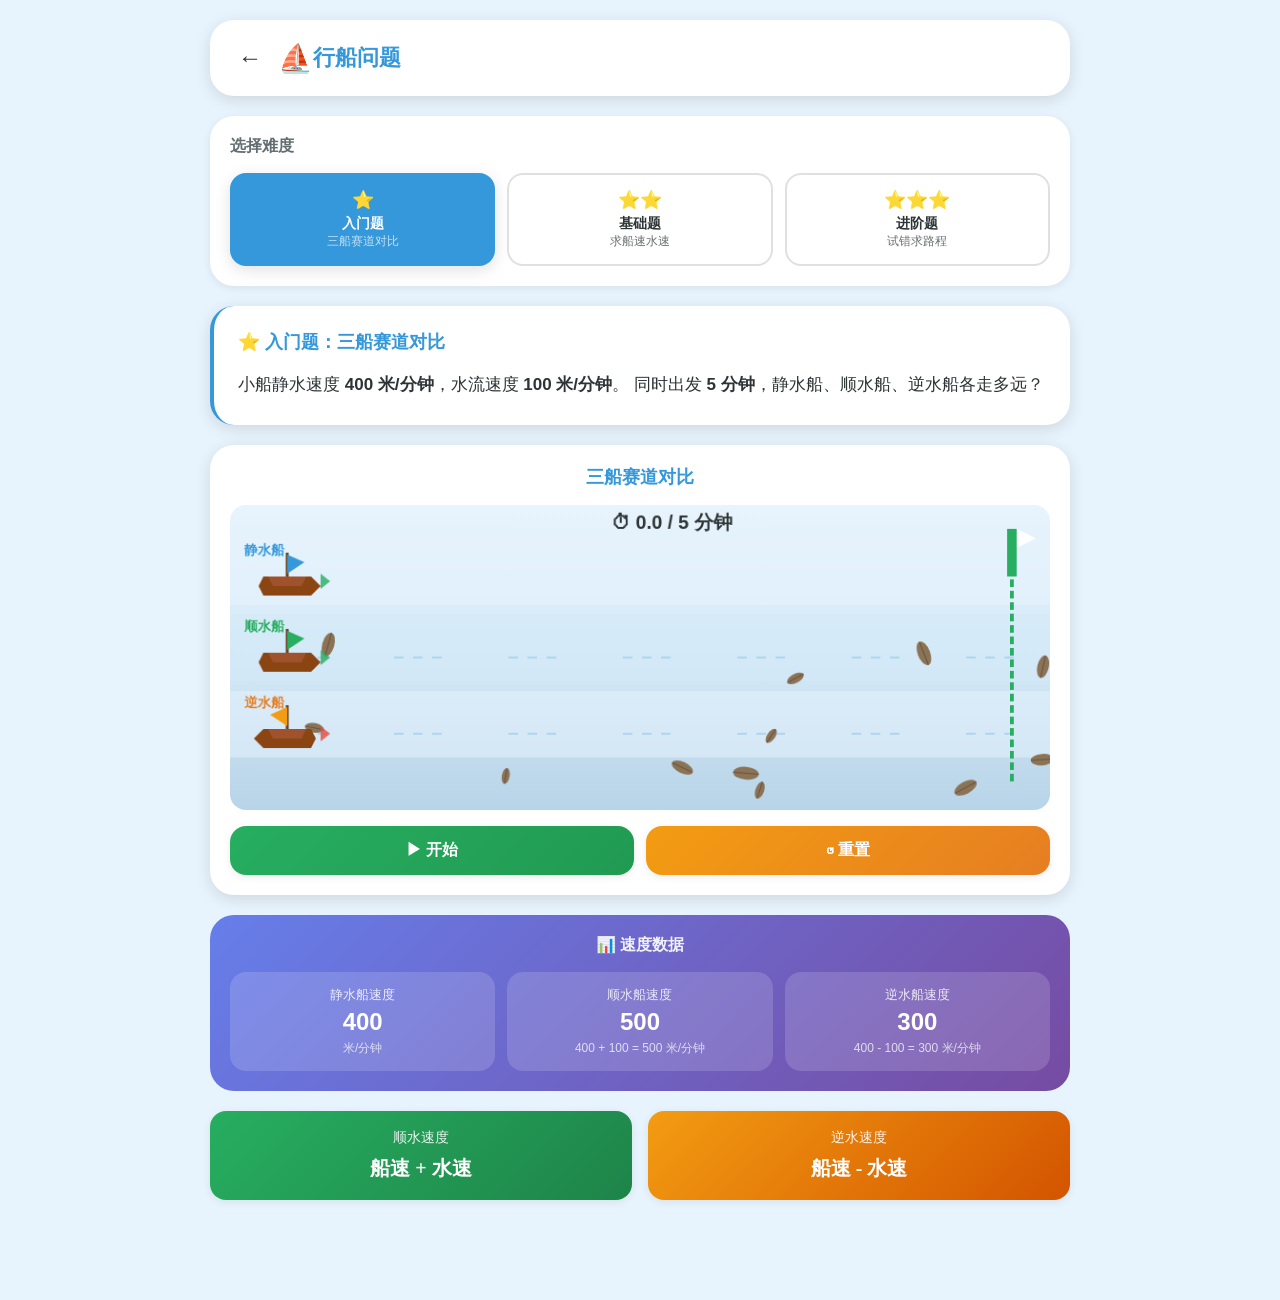
<file: v2/math/sailing.html>
<!DOCTYPE html>
<html lang="zh-CN">
<head>
    <meta charset="UTF-8">
    <meta name="viewport" content="width=device-width, initial-scale=1.0, maximum-scale=1.0, user-scalable=no">
    <meta name="description" content="舒窈小课堂 - 行船问题">
    <meta name="theme-color" content="#3498DB">
    <title>行船问题 - 舒窈小课堂</title>
    <style>
        :root {
            --primary: #3498DB;
            --primary-light: #5DADE2;
            --primary-dark: #2980B9;
            --success: #27AE60;
            --warning: #F39C12;
            --danger: #E74C3C;
            --water: #85C1E9;
            --water-light: #AED6F1;
            --bg-primary: #E8F4FD;
            --bg-card: #FFFFFF;
            --text-primary: #2D3436;
            --text-secondary: #636E72;
            --shadow-sm: 0 2px 8px rgba(0, 0, 0, 0.08);
            --shadow-md: 0 4px 16px rgba(0, 0, 0, 0.12);
            --radius-sm: 8px;
            --radius-md: 16px;
            --radius-lg: 24px;
        }

        * { margin: 0; padding: 0; box-sizing: border-box; }

        html, body {
            font-family: -apple-system, BlinkMacSystemFont, 'Segoe UI', Roboto, sans-serif;
            font-size: 16px;
            color: var(--text-primary);
            background: var(--bg-primary);
            min-height: 100vh;
            overflow-x: hidden;
        }

        /* 波浪背景 */
        .wave-bg {
            position: fixed;
            top: 0;
            left: 0;
            width: 100%;
            height: 100%;
            z-index: -1;
            overflow: hidden;
        }

        .wave {
            position: absolute;
            width: 200%;
            height: 100%;
            background: linear-gradient(180deg, #E8F4FD 0%, #D4E9F7 50%, #C0DDF0 100%);
            animation: wave-float 8s ease-in-out infinite;
        }

        .wave::before, .wave::after {
            content: '';
            position: absolute;
            width: 100%;
            height: 60px;
            background: url("data:image/svg+xml,%3Csvg xmlns='http://www.w3.org/2000/svg' viewBox='0 0 1200 120'%3E%3Cpath fill='%2385C1E9' fill-opacity='0.3' d='M0,60 C150,120 350,0 600,60 C850,120 1050,0 1200,60 L1200,120 L0,120 Z'/%3E%3C/svg%3E") repeat-x;
            animation: wave-move 6s linear infinite;
        }

        .wave::after {
            top: 80px;
            animation-duration: 8s;
            opacity: 0.5;
        }

        @keyframes wave-float {
            0%, 100% { transform: translateY(0); }
            50% { transform: translateY(-10px); }
        }

        @keyframes wave-move {
            0% { transform: translateX(0); }
            100% { transform: translateX(-50%); }
        }

        .container {
            max-width: 900px;
            margin: 0 auto;
            padding: 20px;
            padding-bottom: 100px;
        }

        /* 头部 */
        .header {
            display: flex;
            align-items: center;
            padding: 16px 20px;
            background: var(--bg-card);
            border-radius: var(--radius-lg);
            margin-bottom: 20px;
            box-shadow: var(--shadow-md);
        }

        .back-btn {
            font-size: 24px;
            background: none;
            border: none;
            cursor: pointer;
            padding: 8px;
            margin-right: 8px;
            text-decoration: none;
            color: var(--text-primary);
        }

        .header h1 {
            font-size: 22px;
            color: var(--primary);
            flex: 1;
        }

        .header-icon {
            font-size: 28px;
        }

        /* 难度选择 */
        .difficulty-section {
            background: var(--bg-card);
            border-radius: var(--radius-lg);
            padding: 20px;
            margin-bottom: 20px;
            box-shadow: var(--shadow-sm);
        }

        .section-title {
            font-size: 16px;
            color: var(--text-secondary);
            margin-bottom: 16px;
            font-weight: 600;
        }

        .difficulty-tabs {
            display: flex;
            gap: 12px;
            flex-wrap: wrap;
        }

        .diff-tab {
            flex: 1;
            min-width: 140px;
            padding: 14px 16px;
            border: 2px solid #E0E0E0;
            border-radius: var(--radius-md);
            background: var(--bg-card);
            cursor: pointer;
            text-align: center;
            transition: all 0.3s;
        }

        .diff-tab:hover {
            border-color: var(--primary);
            transform: translateY(-2px);
        }

        .diff-tab.active {
            background: var(--primary);
            color: white;
            border-color: var(--primary);
            box-shadow: var(--shadow-md);
        }

        .diff-tab .stars {
            font-size: 18px;
            margin-bottom: 4px;
        }

        .diff-tab .title {
            font-size: 14px;
            font-weight: 600;
        }

        /* Canvas 容器 */
        .canvas-container {
            background: var(--bg-card);
            border-radius: var(--radius-lg);
            padding: 20px;
            margin-bottom: 20px;
            box-shadow: var(--shadow-md);
            overflow: hidden;
        }

        .canvas-title {
            font-size: 18px;
            font-weight: 600;
            color: var(--primary);
            margin-bottom: 16px;
            text-align: center;
        }

        .canvas-wrapper {
            position: relative;
            width: 100%;
            border-radius: var(--radius-md);
            overflow: hidden;
            background: linear-gradient(180deg, #E8F4FD 0%, #D4E9F7 50%, #B8D4E8 100%);
        }

        canvas {
            display: block;
            width: 100%;
            height: auto;
        }

        /* 控制按钮 */
        .controls {
            display: flex;
            gap: 12px;
            flex-wrap: wrap;
            margin-top: 16px;
        }

        .ctrl-btn {
            flex: 1;
            min-width: 120px;
            padding: 14px 20px;
            border: none;
            border-radius: var(--radius-md);
            font-size: 16px;
            font-weight: 600;
            cursor: pointer;
            transition: all 0.2s;
            display: flex;
            align-items: center;
            justify-content: center;
            gap: 8px;
        }

        .ctrl-btn:hover {
            transform: translateY(-2px);
        }

        .btn-start {
            background: linear-gradient(135deg, var(--success), #219A52);
            color: white;
            box-shadow: var(--shadow-sm);
        }

        .btn-reset {
            background: linear-gradient(135deg, var(--warning), #E67E22);
            color: white;
            box-shadow: var(--shadow-sm);
        }

        .btn-next {
            background: linear-gradient(135deg, var(--primary), var(--primary-dark));
            color: white;
            box-shadow: var(--shadow-sm);
        }

        /* 数据板 */
        .data-board {
            background: linear-gradient(135deg, #667EEA, #764BA2);
            border-radius: var(--radius-lg);
            padding: 20px;
            margin-top: 20px;
            color: white;
        }

        .data-board h3 {
            font-size: 16px;
            margin-bottom: 16px;
            text-align: center;
            opacity: 0.9;
        }

        .data-items {
            display: grid;
            grid-template-columns: repeat(auto-fit, minmax(200px, 1fr));
            gap: 12px;
        }

        .data-item {
            background: rgba(255,255,255,0.15);
            border-radius: var(--radius-md);
            padding: 14px;
            display: flex;
            flex-direction: column;
            align-items: center;
        }

        .data-item .label {
            font-size: 13px;
            opacity: 0.85;
            margin-bottom: 4px;
        }

        .data-item .value {
            font-size: 24px;
            font-weight: 700;
        }

        .data-item .formula {
            font-size: 12px;
            opacity: 0.75;
            margin-top: 4px;
        }

        /* 公式卡片 */
        .formula-cards {
            display: grid;
            grid-template-columns: repeat(auto-fit, minmax(250px, 1fr));
            gap: 16px;
            margin-top: 20px;
        }

        .formula-card {
            background: linear-gradient(135deg, #9B59B6, #8E44AD);
            border-radius: var(--radius-md);
            padding: 18px;
            color: white;
            text-align: center;
            box-shadow: var(--shadow-sm);
        }

        .formula-card.downstream {
            background: linear-gradient(135deg, var(--success), #1E8449);
        }

        .formula-card.upstream {
            background: linear-gradient(135deg, var(--warning), #D35400);
        }

        .formula-card .title {
            font-size: 14px;
            opacity: 0.9;
            margin-bottom: 8px;
        }

        .formula-card .formula {
            font-size: 20px;
            font-weight: 700;
            font-family: 'Times New Roman', serif;
        }

        .formula-card.boat-speed {
            background: linear-gradient(135deg, var(--primary), var(--primary-dark));
        }

        /* 题目区域 */
        .question-box {
            background: var(--bg-card);
            border-radius: var(--radius-lg);
            padding: 24px;
            margin-bottom: 20px;
            box-shadow: var(--shadow-md);
            border-left: 4px solid var(--primary);
        }

        .question-box h3 {
            font-size: 18px;
            color: var(--primary);
            margin-bottom: 16px;
        }

        .question-text {
            font-size: 17px;
            line-height: 1.8;
            color: var(--text-primary);
        }

        /* 试错交互 - 滑块 */
        .slider-section {
            background: var(--bg-card);
            border-radius: var(--radius-lg);
            padding: 24px;
            margin-bottom: 20px;
            box-shadow: var(--shadow-md);
        }

        .slider-section h3 {
            font-size: 16px;
            color: var(--primary);
            margin-bottom: 20px;
        }

        .slider-group {
            margin-bottom: 24px;
        }

        .slider-label {
            display: flex;
            justify-content: space-between;
            margin-bottom: 10px;
            font-size: 15px;
        }

        .slider-label span:first-child {
            font-weight: 600;
            color: var(--text-secondary);
        }

        .slider-value {
            font-size: 20px;
            font-weight: 700;
            color: var(--primary);
        }

        input[type="range"] {
            width: 100%;
            height: 10px;
            border-radius: 5px;
            background: linear-gradient(90deg, var(--water-light), var(--primary));
            outline: none;
            -webkit-appearance: none;
            cursor: pointer;
        }

        input[type="range"]::-webkit-slider-thumb {
            -webkit-appearance: none;
            width: 28px;
            height: 28px;
            border-radius: 50%;
            background: white;
            border: 3px solid var(--primary);
            cursor: pointer;
            box-shadow: var(--shadow-sm);
        }

        /* 时间条 */
        .time-bars {
            margin-top: 24px;
        }

        .time-bar-item {
            margin-bottom: 16px;
        }

        .time-bar-label {
            display: flex;
            justify-content: space-between;
            margin-bottom: 6px;
            font-size: 14px;
        }

        .time-bar-label span:first-child {
            font-weight: 600;
        }

        .time-bar {
            height: 24px;
            background: #E0E0E0;
            border-radius: 12px;
            overflow: hidden;
            position: relative;
        }

        .time-bar-fill {
            height: 100%;
            border-radius: 12px;
            transition: all 0.3s;
            display: flex;
            align-items: center;
            justify-content: flex-end;
            padding-right: 10px;
            color: white;
            font-size: 12px;
            font-weight: 600;
        }

        .time-bar-fill.total {
            background: linear-gradient(90deg, var(--primary), var(--primary-dark));
        }

        .time-bar-fill.downstream {
            background: linear-gradient(90deg, var(--success), #1E8449);
        }

        .time-bar-fill.upstream {
            background: linear-gradient(90deg, var(--warning), #D35400);
        }

        .time-bar-fill.over {
            background: linear-gradient(90deg, var(--danger), #922B21);
        }

        .time-bar-fill.correct {
            background: linear-gradient(90deg, #27AE60, #1E8449);
            animation: pulse 0.5s ease-in-out;
        }

        @keyframes pulse {
            0%, 100% { transform: scale(1); }
            50% { transform: scale(1.02); }
        }

        .time-bar-target {
            position: absolute;
            top: 0;
            right: 33.33%;
            width: 3px;
            height: 100%;
            background: rgba(0,0,0,0.3);
        }

        /* 结果反馈 */
        .result-feedback {
            text-align: center;
            padding: 20px;
            border-radius: var(--radius-md);
            margin-top: 20px;
            font-size: 18px;
            font-weight: 600;
            display: none;
        }

        .result-feedback.show {
            display: block;
            animation: fadeIn 0.3s;
        }

        .result-feedback.too-big {
            background: rgba(231, 76, 60, 0.15);
            color: var(--danger);
        }

        .result-feedback.too-small {
            background: rgba(243, 156, 18, 0.15);
            color: var(--warning);
        }

        .result-feedback.correct {
            background: rgba(39, 174, 96, 0.15);
            color: var(--success);
        }

        @keyframes fadeIn {
            from { opacity: 0; transform: translateY(-10px); }
            to { opacity: 1; transform: translateY(0); }
        }

        /* AB两地指示 */
        .ab-locations {
            display: flex;
            justify-content: space-between;
            margin-top: 10px;
            padding: 0 10px;
        }

        .ab-label {
            font-size: 16px;
            font-weight: 700;
            padding: 6px 14px;
            border-radius: var(--radius-sm);
        }

        .ab-label.point-a {
            background: var(--primary);
            color: white;
        }

        .ab-label.point-b {
            background: var(--success);
            color: white;
        }

        /* 步骤演示 */
        .steps-demo {
            background: var(--bg-card);
            border-radius: var(--radius-lg);
            padding: 20px;
            margin-top: 20px;
            box-shadow: var(--shadow-sm);
        }

        .step-item {
            display: flex;
            align-items: flex-start;
            gap: 12px;
            padding: 14px 0;
            border-bottom: 1px dashed #E0E0E0;
        }

        .step-item:last-child {
            border-bottom: none;
        }

        .step-num {
            width: 28px;
            height: 28px;
            background: var(--primary);
            color: white;
            border-radius: 50%;
            display: flex;
            align-items: center;
            justify-content: center;
            font-weight: 700;
            font-size: 14px;
            flex-shrink: 0;
        }

        .step-content {
            flex: 1;
        }

        .step-title {
            font-weight: 600;
            margin-bottom: 6px;
            font-size: 15px;
        }

        .step-calc {
            font-size: 15px;
            color: var(--text-secondary);
            font-family: 'Times New Roman', serif;
        }

        .step-result {
            color: var(--primary);
            font-weight: 700;
            font-size: 18px;
            margin-top: 4px;
        }

        /* 圆圈图示 */
        .circle-demo {
            display: flex;
            align-items: center;
            justify-content: center;
            gap: 20px;
            padding: 20px;
            flex-wrap: wrap;
        }

        .speed-circle {
            position: relative;
            width: 80px;
            height: 80px;
            border-radius: 50%;
            display: flex;
            align-items: center;
            justify-content: center;
            font-size: 14px;
            font-weight: 700;
            color: white;
            text-align: center;
        }

        .speed-circle.boat {
            background: var(--primary);
            z-index: 2;
        }

        .speed-circle.water {
            background: var(--water);
            width: 50px;
            height: 50px;
            font-size: 12px;
        }

        .speed-circle .water-label {
            font-size: 10px;
            opacity: 0.9;
        }

        .operator {
            font-size: 28px;
            font-weight: 700;
            color: var(--text-secondary);
        }

        .speed-circle.downstream {
            background: linear-gradient(135deg, var(--success), #1E8449);
        }

        .speed-circle.upstream {
            background: linear-gradient(135deg, var(--warning), #D35400);
        }

        .water-sub {
            position: relative;
        }

        .water-sub .water {
            position: absolute;
            top: 15px;
            left: 50%;
            transform: translateX(-50%);
            opacity: 0.7;
        }

        /* 阶段指示器 */
        .phase-indicator {
            display: flex;
            gap: 12px;
            margin-bottom: 16px;
        }

        .phase-btn {
            flex: 1;
            padding: 12px;
            border: 2px solid #E0E0E0;
            border-radius: var(--radius-md);
            background: var(--bg-card);
            cursor: pointer;
            text-align: center;
            transition: all 0.2s;
            font-size: 14px;
            font-weight: 600;
        }

        .phase-btn.active {
            border-color: var(--primary);
            background: rgba(52, 152, 219, 0.1);
            color: var(--primary);
        }

        /* 答案显示 */
        .answer-box {
            background: linear-gradient(135deg, var(--success), #1E8449);
            border-radius: var(--radius-lg);
            padding: 24px;
            color: white;
            text-align: center;
            margin-top: 20px;
            display: none;
        }

        .answer-box.show {
            display: block;
            animation: fadeIn 0.5s;
        }

        .answer-box h3 {
            font-size: 18px;
            margin-bottom: 16px;
            opacity: 0.9;
        }

        .answer-value {
            font-size: 36px;
            font-weight: 700;
            margin-bottom: 8px;
        }

        .answer-unit {
            font-size: 16px;
            opacity: 0.85;
        }

        /* 导航 */
        .tab-nav {
            display: flex;
            background: var(--bg-card);
            border-radius: var(--radius-lg);
            padding: 6px;
            margin-bottom: 20px;
            box-shadow: var(--shadow-sm);
        }

        .tab-btn {
            flex: 1;
            padding: 12px;
            border: none;
            border-radius: var(--radius-md);
            background: transparent;
            cursor: pointer;
            font-size: 14px;
            font-weight: 600;
            color: var(--text-secondary);
            transition: all 0.2s;
        }

        .tab-btn.active {
            background: var(--primary);
            color: white;
        }

        /* 隐藏/显示 */
        .hidden { display: none !important; }

        @media (max-width: 600px) {
            .container { padding: 12px; }
            .data-items { grid-template-columns: 1fr; }
            .formula-cards { grid-template-columns: 1fr; }
        }
    </style>
</head>
<body>
    <!-- 波浪背景 -->
    <div class="wave-bg">
        <div class="wave"></div>
    </div>

    <div class="container">
        <!-- 头部 -->
        <div class="header">
            <a href="../index.html" class="back-btn">←</a>
            <span class="header-icon">⛵</span>
            <h1>行船问题</h1>
        </div>

        <!-- 难度选择 -->
        <div class="difficulty-section">
            <div class="section-title">选择难度</div>
            <div class="difficulty-tabs">
                <div class="diff-tab active" data-level="1">
                    <div class="stars">⭐</div>
                    <div class="title">入门题</div>
                    <div style="font-size:12px;opacity:0.7">三船赛道对比</div>
                </div>
                <div class="diff-tab" data-level="2">
                    <div class="stars">⭐⭐</div>
                    <div class="title">基础题</div>
                    <div style="font-size:12px;opacity:0.7">求船速水速</div>
                </div>
                <div class="diff-tab" data-level="3">
                    <div class="stars">⭐⭐⭐</div>
                    <div class="title">进阶题</div>
                    <div style="font-size:12px;opacity:0.7">试错求路程</div>
                </div>
            </div>
        </div>

        <!-- 入门题：三船赛道 -->
        <div id="level1" class="level-content">
            <div class="question-box">
                <h3>⭐ 入门题：三船赛道对比</h3>
                <div class="question-text">
                    小船静水速度 <strong>400 米/分钟</strong>，水流速度 <strong>100 米/分钟</strong>。
                    同时出发 <strong>5 分钟</strong>，静水船、顺水船、逆水船各走多远？
                </div>
            </div>

            <div class="canvas-container">
                <div class="canvas-title">三船赛道对比</div>
                <div class="canvas-wrapper">
                    <canvas id="raceCanvas" width="860" height="320"></canvas>
                </div>
                <div class="controls">
                    <button class="ctrl-btn btn-start" onclick="startRace()">▶ 开始</button>
                    <button class="ctrl-btn btn-reset" onclick="resetRace()">↺ 重置</button>
                </div>
            </div>

            <!-- 数据板 -->
            <div class="data-board">
                <h3>📊 速度数据</h3>
                <div class="data-items">
                    <div class="data-item">
                        <div class="label">静水船速度</div>
                        <div class="value">400</div>
                        <div class="formula">米/分钟</div>
                    </div>
                    <div class="data-item">
                        <div class="label">顺水船速度</div>
                        <div class="value">500</div>
                        <div class="formula">400 + 100 = 500 米/分钟</div>
                    </div>
                    <div class="data-item">
                        <div class="label">逆水船速度</div>
                        <div class="value">300</div>
                        <div class="formula">400 - 100 = 300 米/分钟</div>
                    </div>
                </div>
            </div>

            <!-- 公式卡片 -->
            <div class="formula-cards">
                <div class="formula-card downstream">
                    <div class="title">顺水速度</div>
                    <div class="formula">船速 + 水速</div>
                </div>
                <div class="formula-card upstream">
                    <div class="title">逆水速度</div>
                    <div class="formula">船速 - 水速</div>
                </div>
            </div>

            <!-- 步骤演示 -->
            <div class="steps-demo" id="answerSteps1" style="display:none;">
                <h3 style="font-size:16px;color:var(--primary);margin-bottom:16px;">📝 分步解答</h3>
                
                <div class="step-item">
                    <div class="step-num">1</div>
                    <div class="step-content">
                        <div class="step-title">静水船</div>
                        <div class="step-calc">静水速 = 400 米/分钟</div>
                        <div class="step-calc">距离 = 400 × 5</div>
                        <div class="step-result">= 2000 米</div>
                    </div>
                </div>

                <div class="step-item">
                    <div class="step-num">2</div>
                    <div class="step-content">
                        <div class="step-title">顺水船</div>
                        <div class="step-calc">顺水速 = 400 + 100 = 500 米/分钟</div>
                        <div class="step-calc">距离 = 500 × 5</div>
                        <div class="step-result">= 2500 米</div>
                    </div>
                </div>

                <div class="step-item">
                    <div class="step-num">3</div>
                    <div class="step-content">
                        <div class="step-title">逆水船</div>
                        <div class="step-calc">逆水速 = 400 - 100 = 300 米/分钟</div>
                        <div class="step-calc">距离 = 300 × 5</div>
                        <div class="step-result">= 1500 米</div>
                    </div>
                </div>
            </div>

            <!-- 答案 -->
            <div class="answer-box" id="answer1">
                <h3>🎉 答案</h3>
                <div style="display:grid;grid-template-columns:1fr 1fr 1fr;gap:16px;">
                    <div>
                        <div style="font-size:14px;opacity:0.85;">静水船</div>
                        <div class="answer-value">2000</div>
                        <div class="answer-unit">米</div>
                    </div>
                    <div>
                        <div style="font-size:14px;opacity:0.85;">顺水船</div>
                        <div class="answer-value">2500</div>
                        <div class="answer-unit">米</div>
                    </div>
                    <div>
                        <div style="font-size:14px;opacity:0.85;">逆水船</div>
                        <div class="answer-value">1500</div>
                        <div class="answer-unit">米</div>
                    </div>
                </div>
            </div>
        </div>

        <!-- 基础题：求船速水速 -->
        <div id="level2" class="level-content hidden">
            <div class="question-box">
                <h3>⭐⭐ 基础题：求船速水速</h3>
                <div class="question-text">
                    一艘船往返于 A、B 两地，<strong>顺水用 6 分钟</strong>，<strong>逆水用 10 分钟</strong>，
                    两地相距 <strong>3000 米</strong>。船速和水速各是多少？
                </div>
            </div>

            <div class="canvas-container">
                <div class="canvas-title">A — B 往返演示</div>
                <div class="canvas-wrapper">
                    <canvas id="abCanvas" width="860" height="280"></canvas>
                </div>
                <div class="ab-locations">
                    <span class="ab-label point-a">A 地</span>
                    <span class="ab-label point-b">B 地</span>
                </div>
                <div class="phase-indicator">
                    <button class="phase-btn active" onclick="showPhase(1)">① 顺水 A→B</button>
                    <button class="phase-btn" onclick="showPhase(2)">② 逆水 B→A</button>
                </div>
                <div class="controls">
                    <button class="ctrl-btn btn-start" onclick="startAB()">▶ 开始</button>
                    <button class="ctrl-btn btn-reset" onclick="resetAB()">↺ 重置</button>
                </div>
            </div>

            <!-- 步骤演示 -->
            <div class="steps-demo">
                <h3 style="font-size:16px;color:var(--primary);margin-bottom:16px;">📝 公式推导</h3>
                
                <div class="step-item">
                    <div class="step-num">1</div>
                    <div class="step-content">
                        <div class="step-title">顺水速度</div>
                        <div class="step-calc">顺水速 = 3000 ÷ 6</div>
                        <div class="step-result">= 500 米/分钟</div>
                    </div>
                </div>

                <div class="step-item">
                    <div class="step-num">2</div>
                    <div class="step-content">
                        <div class="step-title">逆水速度</div>
                        <div class="step-calc">逆水速 = 3000 ÷ 10</div>
                        <div class="step-result">= 300 米/分钟</div>
                    </div>
                </div>

                <div class="step-item">
                    <div class="step-num">3</div>
                    <div class="step-content">
                        <div class="step-title">求船速</div>
                        <div class="step-calc">船速 = (500 + 300) ÷ 2</div>
                        <div class="step-result">= 400 米/分钟</div>
                    </div>
                </div>

                <div class="step-item">
                    <div class="step-num">4</div>
                    <div class="step-content">
                        <div class="step-title">求水速</div>
                        <div class="step-calc">水速 = 500 - 400</div>
                        <div class="step-result">= 100 米/分钟</div>
                    </div>
                </div>
            </div>

            <!-- 公式卡片 -->
            <div class="formula-cards">
                <div class="formula-card downstream">
                    <div class="title">顺水速度</div>
                    <div class="formula">3000 ÷ 6 = 500</div>
                </div>
                <div class="formula-card upstream">
                    <div class="title">逆水速度</div>
                    <div class="formula">3000 ÷ 10 = 300</div>
                </div>
                <div class="formula-card boat-speed">
                    <div class="title">船速</div>
                    <div class="formula">(500+300)÷2 = 400</div>
                </div>
            </div>

            <!-- 答案 -->
            <div class="answer-box" id="answer2">
                <h3>🎉 答案</h3>
                <div style="display:grid;grid-template-columns:1fr 1fr;gap:24px;">
                    <div>
                        <div style="font-size:14px;opacity:0.85;">船速</div>
                        <div class="answer-value">400</div>
                        <div class="answer-unit">米/分钟</div>
                    </div>
                    <div>
                        <div style="font-size:14px;opacity:0.85;">水速</div>
                        <div class="answer-value">100</div>
                        <div class="answer-unit">米/分钟</div>
                    </div>
                </div>
            </div>
        </div>

        <!-- 进阶题：试错求路程 -->
        <div id="level3" class="level-content hidden">
            <div class="question-box">
                <h3>⭐⭐⭐ 进阶题：试错求路程</h3>
                <div class="question-text">
                    小船静水速度 <strong>500 米/分钟</strong>，水速 <strong>100 米/分钟</strong>，
                    往返总时间 <strong>30 分钟</strong>。能跑多远？
                </div>
            </div>

            <!-- 试错滑块 -->
            <div class="slider-section">
                <h3>🎮 试错游戏：拖动滑块猜路程</h3>
                <button class="ctrl-btn btn-next" onclick="toggleSolution()" id="solutionBtn" style="margin-bottom:16px;">
                    💡 查看解题思路
                </button>
                
                <!-- 解题思路 -->
                <div class="steps-demo hidden" id="solutionContent">
                    <h3 style="font-size:16px;color:var(--primary);margin-bottom:16px;">📝 解题思路（方程法）</h3>
                    
                    <div class="step-item">
                        <div class="step-num">1</div>
                        <div class="step-content">
                            <div class="step-title">设路程为 S</div>
                            <div class="step-calc">设 A、B 两地距离为 S 米</div>
                        </div>
                    </div>

                    <div class="step-item">
                        <div class="step-num">2</div>
                        <div class="step-content">
                            <div class="step-title">求顺水速度和逆水速度</div>
                            <div class="step-calc">顺水速 = 500 + 100 = 600 米/分钟</div>
                            <div class="step-calc">逆水速 = 500 - 100 = 400 米/分钟</div>
                        </div>
                    </div>

                    <div class="step-item">
                        <div class="step-num">3</div>
                        <div class="step-content">
                            <div class="step-title">列方程</div>
                            <div class="step-calc">顺水时间 + 逆水时间 = 总时间</div>
                            <div class="step-calc" style="margin-top:8px;font-weight:700;color:var(--primary);">S÷600 + S÷400 = 30</div>
                        </div>
                    </div>

                    <div class="step-item">
                        <div class="step-num">4</div>
                        <div class="step-content">
                            <div class="step-title">解方程</div>
                            <div class="step-calc">S÷600 + S÷400 = 30</div>
                            <div class="step-calc">S÷240 + S÷240×1.5 = 30</div>
                            <div class="step-calc">S×(1/600 + 1/400) = 30</div>
                            <div class="step-calc">S×(2/1200 + 3/1200) = 30</div>
                            <div class="step-calc">S×(5/1200) = 30</div>
                        </div>
                    </div>

                    <div class="step-item">
                        <div class="step-num">5</div>
                        <div class="step-content">
                            <div class="step-title">求 S</div>
                            <div class="step-calc">S = 30 × 240</div>
                            <div class="step-result">S = 7200 米</div>
                        </div>
                    </div>
                </div>
                
                <div style="margin-top:16px;"></div>
                
                <div class="slider-group">
                    <div class="slider-label">
                        <span>猜测的路程 S</span>
                        <span class="slider-value"><span id="sliderValue">6000</span> 米</span>
                    </div>
                    <input type="range" id="distanceSlider" min="1000" max="15000" value="6000" step="100" oninput="updateGuess()">
                    <div style="display:flex;justify-content:space-between;font-size:12px;color:var(--text-secondary);margin-top:4px;">
                        <span>1000米</span>
                        <span>15000米</span>
                    </div>
                </div>

                <!-- 时间条 -->
                <div class="time-bars">
                    <div class="time-bar-item">
                        <div class="time-bar-label">
                            <span>总时间（目标: 30分钟）</span>
                            <span id="totalTime">?</span>
                        </div>
                        <div class="time-bar">
                            <div class="time-bar-target"></div>
                            <div class="time-bar-fill total" id="totalBar" style="width:0%">
                                <span id="totalTimeText">0</span>
                            </div>
                        </div>
                    </div>

                    <div class="time-bar-item">
                        <div class="time-bar-label">
                            <span>顺水时间</span>
                            <span id="downTime">?</span>
                        </div>
                        <div class="time-bar">
                            <div class="time-bar-fill downstream" id="downBar" style="width:0%">
                                <span id="downTimeText">0</span>
                            </div>
                        </div>
                    </div>

                    <div class="time-bar-item">
                        <div class="time-bar-label">
                            <span>逆水时间</span>
                            <span id="upTime">?</span>
                        </div>
                        <div class="time-bar">
                            <div class="time-bar-fill upstream" id="upBar" style="width:0%">
                                <span id="upTimeText">0</span>
                            </div>
                        </div>
                    </div>
                </div>

                <!-- 反馈 -->
                <div class="result-feedback" id="feedback">
                    提示信息
                </div>
            </div>

            <!-- 公式卡片 -->
            <div class="formula-cards">
                <div class="formula-card downstream">
                    <div class="title">顺水速度</div>
                    <div class="formula">500 + 100 = 600</div>
                </div>
                <div class="formula-card upstream">
                    <div class="title">逆水速度</div>
                    <div class="formula">500 - 100 = 400</div>
                </div>
                <div class="formula-card">
                    <div class="title">总时间公式</div>
                    <div class="formula">S÷600 + S÷400 = 30</div>
                </div>
            </div>

            <!-- 答案 -->
            <div class="answer-box" id="answer3">
                <h3>🎉 答案</h3>
                <div>
                    <div style="font-size:14px;opacity:0.85;">路程 S</div>
                    <div class="answer-value">7200</div>
                    <div class="answer-unit">米</div>
                </div>
            </div>
        </div>

    </div>

    <script>
        // ====== 全局变量 ======
        const BOAT_SPEED = 400;  // 静水船速
        const WATER_SPEED = 100; // 水速
        const TOTAL_TIME = 5;    // 比赛时间（分钟）

        let raceAnimating = false;
        let raceFrame = 0;
        let abPhase = 1;
        let abAnimating = false;

        // ====== 入门题：绘制赛道 ======
        const raceCanvas = document.getElementById('raceCanvas');
        const raceCtx = raceCanvas.getContext('2d');

        // 落叶数组
        let leaves = [];
        for (let i = 0; i < 12; i++) {
            leaves.push({
                x: Math.random() * 860,
                y: 140 + Math.random() * 160,
                size: 8 + Math.random() * 6,
                speed: 0.5 + Math.random() * 0.3,
                wobble: Math.random() * Math.PI * 2
            });
        }

        function drawBoat(ctx, x, y, direction = 1, type = 'still') {
            ctx.save();
            ctx.translate(x, y);
            if (direction === -1) ctx.scale(-1, 1);
            
            // 船身
            ctx.fillStyle = '#8B4513';
            ctx.beginPath();
            ctx.moveTo(-30, 5);
            ctx.lineTo(-25, 15);
            ctx.lineTo(25, 15);
            ctx.lineTo(35, 5);
            ctx.lineTo(25, -5);
            ctx.lineTo(-25, -5);
            ctx.closePath();
            ctx.fill();
            
            // 船身装饰
            ctx.fillStyle = '#A0522D';
            ctx.beginPath();
            ctx.moveTo(-20, -5);
            ctx.lineTo(20, -5);
            ctx.lineTo(15, 5);
            ctx.lineTo(-15, 5);
            ctx.closePath();
            ctx.fill();
            
            // 桅杆
            ctx.strokeStyle = '#654321';
            ctx.lineWidth = 3;
            ctx.beginPath();
            ctx.moveTo(0, -5);
            ctx.lineTo(0, -30);
            ctx.stroke();
            
            // 船帆
            ctx.fillStyle = type === 'downstream' ? '#27AE60' : (type === 'upstream' ? '#F39C12' : '#3498DB');
            ctx.beginPath();
            ctx.moveTo(0, -28);
            ctx.lineTo(18, -20);
            ctx.lineTo(0, -8);
            ctx.closePath();
            ctx.fill();
            
            // 方向箭头
            if (direction === 1) {
                ctx.fillStyle = 'rgba(39, 174, 96, 0.8)';
                ctx.beginPath();
                ctx.moveTo(45, 0);
                ctx.lineTo(35, -8);
                ctx.lineTo(35, 8);
                ctx.closePath();
                ctx.fill();
            } else {
                ctx.fillStyle = 'rgba(231, 76, 60, 0.8)';
                ctx.beginPath();
                ctx.moveTo(-45, 0);
                ctx.lineTo(-35, -8);
                ctx.lineTo(-35, 8);
                ctx.closePath();
                ctx.fill();
            }
            
            ctx.restore();
        }

        function drawLeaf(ctx, leaf) {
            ctx.save();
            ctx.translate(leaf.x, leaf.y);
            ctx.rotate(leaf.wobble);
            
            ctx.fillStyle = '#8B7355';
            ctx.beginPath();
            ctx.ellipse(0, 0, leaf.size, leaf.size / 2, 0, 0, Math.PI * 2);
            ctx.fill();
            
            ctx.strokeStyle = '#6B5344';
            ctx.lineWidth = 1;
            ctx.beginPath();
            ctx.moveTo(-leaf.size, 0);
            ctx.lineTo(leaf.size, 0);
            ctx.stroke();
            
            ctx.restore();
        }

        function drawWaterFlow(ctx, y) {
            ctx.strokeStyle = 'rgba(132, 193, 233, 0.5)';
            ctx.lineWidth = 2;
            ctx.setLineDash([10, 15]);
            
            for (let x = 0; x < 860; x += 40) {
                const offset = (Date.now() / 50 + x) % 60;
                ctx.beginPath();
                ctx.moveTo(x + offset, y);
                ctx.lineTo(x + offset + 20, y);
                ctx.stroke();
            }
            ctx.setLineDash([]);
        }

        function drawRace() {
            raceCtx.clearRect(0, 0, 860, 320);
            
            // 赛道背景
            const lanes = [
                { y: 80, label: '静水船', type: 'still', hasFlow: false },
                { y: 160, label: '顺水船', type: 'downstream', hasFlow: true },
                { y: 240, label: '逆水船', type: 'upstream', hasFlow: true }
            ];
            
            // 画跑道背景
            lanes.forEach((lane, idx) => {
                // 赛道背景
                raceCtx.fillStyle = idx % 2 === 0 ? 'rgba(232, 244, 253, 0.5)' : 'rgba(212, 233, 247, 0.5)';
                raceCtx.fillRect(0, lane.y - 45, 860, 70);
                
                // 水流线
                if (lane.hasFlow) {
                    drawWaterFlow(raceCtx, lane.y);
                }
                
                // 标签
                raceCtx.fillStyle = lane.type === 'downstream' ? '#27AE60' : (lane.type === 'upstream' ? '#E67E22' : '#3498DB');
                raceCtx.font = 'bold 14px sans-serif';
                raceCtx.fillText(lane.label, 15, lane.y - 28);
            });
            
            // 画落叶
            leaves.forEach(leaf => drawLeaf(raceCtx, leaf));
            
            // 计算船位置
            let boatPositions;
            if (raceAnimating) {
                const progress = Math.min(raceFrame / (60 * TOTAL_TIME), 1);
                const stillSpeed = BOAT_SPEED;
                const downSpeed = BOAT_SPEED + WATER_SPEED;
                const upSpeed = BOAT_SPEED - WATER_SPEED;
                
                boatPositions = {
                    still: 60 + (800 - 120) * (progress * stillSpeed * TOTAL_TIME) / 2000,
                    downstream: 60 + (800 - 120) * (progress * downSpeed * TOTAL_TIME) / 2500,
                    upstream: 60 + (800 - 120) * (progress * upSpeed * TOTAL_TIME) / 1500
                };
            } else {
                boatPositions = { still: 60, downstream: 60, upstream: 60 };
            }
            
            // 画三艘船
            drawBoat(raceCtx, boatPositions.still, lanes[0].y, 1, 'still');
            drawBoat(raceCtx, boatPositions.downstream, lanes[1].y, 1, 'downstream');
            drawBoat(raceCtx, boatPositions.upstream, lanes[2].y, -1, 'upstream');
            
            // 画终点线
            raceCtx.strokeStyle = '#27AE60';
            raceCtx.lineWidth = 4;
            raceCtx.setLineDash([8, 4]);
            raceCtx.beginPath();
            raceCtx.moveTo(820, 30);
            raceCtx.lineTo(820, 290);
            raceCtx.stroke();
            raceCtx.setLineDash([]);
            
            // 终点旗
            raceCtx.fillStyle = '#27AE60';
            raceCtx.fillRect(815, 25, 10, 50);
            raceCtx.fillStyle = '#FFF';
            raceCtx.beginPath();
            raceCtx.moveTo(825, 25);
            raceCtx.lineTo(845, 35);
            raceCtx.lineTo(825, 45);
            raceCtx.closePath();
            raceCtx.fill();
            
            // 时间显示
            const currentTime = raceAnimating ? Math.min(raceFrame / 60, TOTAL_TIME) : 0;
            raceCtx.fillStyle = '#2D3436';
            raceCtx.font = 'bold 20px sans-serif';
            raceCtx.fillText(`⏱ ${currentTime.toFixed(1)} / ${TOTAL_TIME} 分钟`, 400, 25);
            
            // 更新落叶
            leaves.forEach(leaf => {
                leaf.x += leaf.speed;
                leaf.wobble += 0.05;
                if (leaf.x > 870) leaf.x = -20;
            });
            
            if (raceAnimating) {
                raceFrame++;
                if (raceFrame >= 60 * TOTAL_TIME) {
                    raceAnimating = false;
                    document.getElementById('answer1').classList.add('show');
                    document.getElementById('answerSteps1').classList.add('show');
                }
            }
            
            requestAnimationFrame(drawRace);
        }

        function startRace() {
            if (!raceAnimating) {
                raceAnimating = true;
                raceFrame = 0;
                document.getElementById('answer1').classList.remove('show');
                document.getElementById('answerSteps1').classList.remove('show');
            }
        }

        function resetRace() {
            raceAnimating = false;
            raceFrame = 0;
            document.getElementById('answer1').classList.remove('show');
            document.getElementById('answerSteps1').classList.remove('show');
        }

        // ====== 基础题：AB往返 ======

        const abCanvas = document.getElementById('abCanvas');
        const abCtx = abCanvas.getContext('2d');

        // AB往返动画的落叶
        let abLeaves = [];
        for (let i = 0; i < 8; i++) {
            abLeaves.push({
                x: Math.random() * 860,
                y: 60 + Math.random() * 160,
                size: 6 + Math.random() * 4,
                speed: 0.5 + Math.random() * 0.3,
                wobble: Math.random() * Math.PI * 2
            });
        }


        const DISTANCE = 3000;
        const DOWN_TIME = 6;
        const UP_TIME = 10;

        let abProgress = 0;
        let abDirection = 1; // 1=down, -1=up

        function drawAB() {
            abCtx.clearRect(0, 0, 860, 280);
            
            // 画落叶
            abLeaves.forEach(leaf => {
                abCtx.save();
                abCtx.translate(leaf.x, leaf.y);
                abCtx.rotate(leaf.wobble);
                abCtx.fillStyle = '#8B7355';
                abCtx.beginPath();
                abCtx.ellipse(0, 0, leaf.size, leaf.size / 2, 0, 0, Math.PI * 2);
                abCtx.fill();
                abCtx.restore();
                
                // 更新落叶位置
                leaf.x += leaf.speed;
                leaf.wobble += 0.03;
                if (leaf.x > 870) leaf.x = -10;
            });
            
            // 画水面
            const gradient = abCtx.createLinearGradient(0, 0, 0, 280);
            gradient.addColorStop(0, '#D4E9F7');
            gradient.addColorStop(1, '#B8D4E8');
            abCtx.fillStyle = gradient;
            abCtx.fillRect(0, 0, 860, 280);
            
            // 水波纹
            abCtx.strokeStyle = 'rgba(132, 193, 233, 0.4)';
            abCtx.lineWidth = 1;
            for (let y = 0; y < 280; y += 20) {
                abCtx.beginPath();
                for (let x = 0; x < 860; x += 5) {
                    const waveY = y + Math.sin((x + Date.now() / 200) / 30) * 3;
                    if (x === 0) abCtx.moveTo(x, waveY);
                    else abCtx.lineTo(x, waveY);
                }
                abCtx.stroke();
            }
            
            // 绳子（固定长度）
            abCtx.strokeStyle = '#8B4513';
            abCtx.lineWidth = 4;
            abCtx.setLineDash([]);
            abCtx.beginPath();
            abCtx.moveTo(100, 140);
            abCtx.lineTo(760, 140);
            abCtx.stroke();
            
            // 绳子上的标记
            abCtx.fillStyle = '#8B4513';
            for (let i = 0; i <= 10; i++) {
                const x = 100 + (660 / 10) * i;
                abCtx.fillRect(x - 1, 136, 2, 8);
            }
            
            // A地
            abCtx.fillStyle = '#3498DB';
            abCtx.fillRect(70, 110, 60, 60);
            abCtx.fillStyle = '#FFF';
            abCtx.font = 'bold 24px sans-serif';
            abCtx.fillText('A', 90, 148);
            
            // B地
            abCtx.fillStyle = '#27AE60';
            abCtx.fillRect(730, 110, 60, 60);
            abCtx.fillStyle = '#FFF';
            abCtx.fillText('B', 750, 148);
            
            // 计算船位置
            let boatX;
            if (abAnimating) {
                const totalDist = abPhase === 1 ? 660 : 660;
                const currentDist = (abProgress / 100) * totalDist;
                boatX = abPhase === 1 ? (100 + currentDist) : (760 - currentDist);
            } else {
                boatX = 100;
            }
            
            // 画船
            drawBoat(abCtx, boatX, 140, abDirection, abPhase === 1 ? 'downstream' : 'upstream');
            
            // 阶段标签
            const phaseLabel = abPhase === 1 ? '顺水 A → B' : '逆水 B → A';
            const phaseColor = abPhase === 1 ? '#27AE60' : '#E67E22';
            abCtx.fillStyle = phaseColor;
            abCtx.font = 'bold 18px sans-serif';
            abCtx.fillText(phaseLabel, 380, 30);
            
            // 时间显示
            const currentTime = abAnimating ? (abPhase === 1 ? (abProgress / 100) * DOWN_TIME : (abProgress / 100) * UP_TIME) : 0;
            const targetTime = abPhase === 1 ? DOWN_TIME : UP_TIME;
            abCtx.fillStyle = '#2D3436';
            abCtx.font = '16px sans-serif';
            abCtx.fillText(`⏱ ${currentTime.toFixed(1)} / ${targetTime} 分钟`, 380, 55);
            
            if (abAnimating) {
                abProgress += 0.8;
                if (abProgress >= 100) {
                    abProgress = 0;
                    if (abPhase === 1) {
                        abPhase = 2;
                        abDirection = -1;
                        document.querySelectorAll('.phase-btn')[1].classList.add('active');
                        document.querySelectorAll('.phase-btn')[0].classList.remove('active');
                    } else {
                        abAnimating = false;
                        document.getElementById('answer2').classList.add('show');
                    }
                }
            }
            
            requestAnimationFrame(drawAB);
        }

        function startAB() {
            if (!abAnimating) {
                abAnimating = true;
                abProgress = 0;
            }
        }

        function resetAB() {
            abAnimating = false;
            abProgress = 0;
            abPhase = 1;
            abDirection = 1;
            document.querySelectorAll('.phase-btn')[0].classList.add('active');
            document.querySelectorAll('.phase-btn')[1].classList.remove('active');
            document.getElementById('answer2').classList.remove('show');
        }

        function showPhase(phase) {
            abPhase = phase;
            abDirection = phase === 1 ? 1 : -1;
            document.querySelectorAll('.phase-btn').forEach((btn, idx) => {
                btn.classList.toggle('active', idx === phase - 1);
            });
        }

        // ====== 进阶题：试错求路程 ======
        function updateGuess() {
            const slider = document.getElementById('distanceSlider');
            const s = parseInt(slider.value);
            document.getElementById('sliderValue').textContent = s;
            
            const downSpeed = 600; // 500 + 100
            const upSpeed = 400;    // 500 - 100
            const targetTotal = 30;
            
            const downTime = s / downSpeed;
            const upTime = s / upSpeed;
            const totalTime = downTime + upTime;
            
            // 更新显示
            document.getElementById('totalTime').textContent = totalTime.toFixed(1) + ' 分钟';
            document.getElementById('downTime').textContent = downTime.toFixed(1) + ' 分钟';
            document.getElementById('upTime').textContent = upTime.toFixed(1) + ' 分钟';
            
            // 更新进度条
            const totalPercent = Math.min((totalTime / 50) * 100, 100);
            document.getElementById('totalBar').style.width = totalPercent + '%';
            document.getElementById('totalTimeText').textContent = totalTime.toFixed(1);
            
            document.getElementById('downBar').style.width = Math.min((downTime / 50) * 100, 100) + '%';
            document.getElementById('downTimeText').textContent = downTime.toFixed(1);
            
            document.getElementById('upBar').style.width = Math.min((upTime / 50) * 100, 100) + '%';
            document.getElementById('upTimeText').textContent = upTime.toFixed(1);
            
            // 反馈
            const feedback = document.getElementById('feedback');
            feedback.classList.remove('show', 'too-big', 'too-small', 'correct');
            
            if (Math.abs(totalTime - targetTotal) < 0.5) {
                feedback.textContent = '🎉 正确！总时间刚好是30分钟！';
                feedback.classList.add('show', 'correct');
                document.getElementById('totalBar').classList.add('correct');
                document.getElementById('answer3').classList.add('show');
            } else if (totalTime > targetTotal) {
                feedback.textContent = '📈 总时间太长了！路程 S 太大了';
                feedback.classList.add('show', 'too-big');
                document.getElementById('totalBar').classList.add('over');
                document.getElementById('totalBar').classList.remove('correct');
                document.getElementById('answer3').classList.remove('show');
            } else {
                feedback.textContent = '📉 总时间太短了！路程 S 太小了';
                feedback.classList.add('show', 'too-small');
                document.getElementById('totalBar').classList.remove('over', 'correct');
                document.getElementById('answer3').classList.remove('show');
            }
        }

        // ====== 解题思路切换 ======
        function toggleSolution() {
            const content = document.getElementById('solutionContent');
            const btn = document.getElementById('solutionBtn');
            if (content.classList.contains('hidden')) {
                content.classList.remove('hidden');
                btn.innerHTML = '👁 隐藏解题思路';
            } else {
                content.classList.add('hidden');
                btn.innerHTML = '💡 查看解题思路';
            }
        }

        // ====== 难度切换 ======
        document.querySelectorAll('.diff-tab').forEach(tab => {
            tab.addEventListener('click', () => {
                document.querySelectorAll('.diff-tab').forEach(t => t.classList.remove('active'));
                tab.classList.add('active');
                
                const level = tab.dataset.level;
                document.querySelectorAll('.level-content').forEach(content => {
                    content.classList.add('hidden');
                });
                document.getElementById('level' + level).classList.remove('hidden');
            });
        });

        // ====== 初始化 ======
        drawRace();
        drawAB();
        updateGuess();
    </script>
</body>
</html>
</file>
